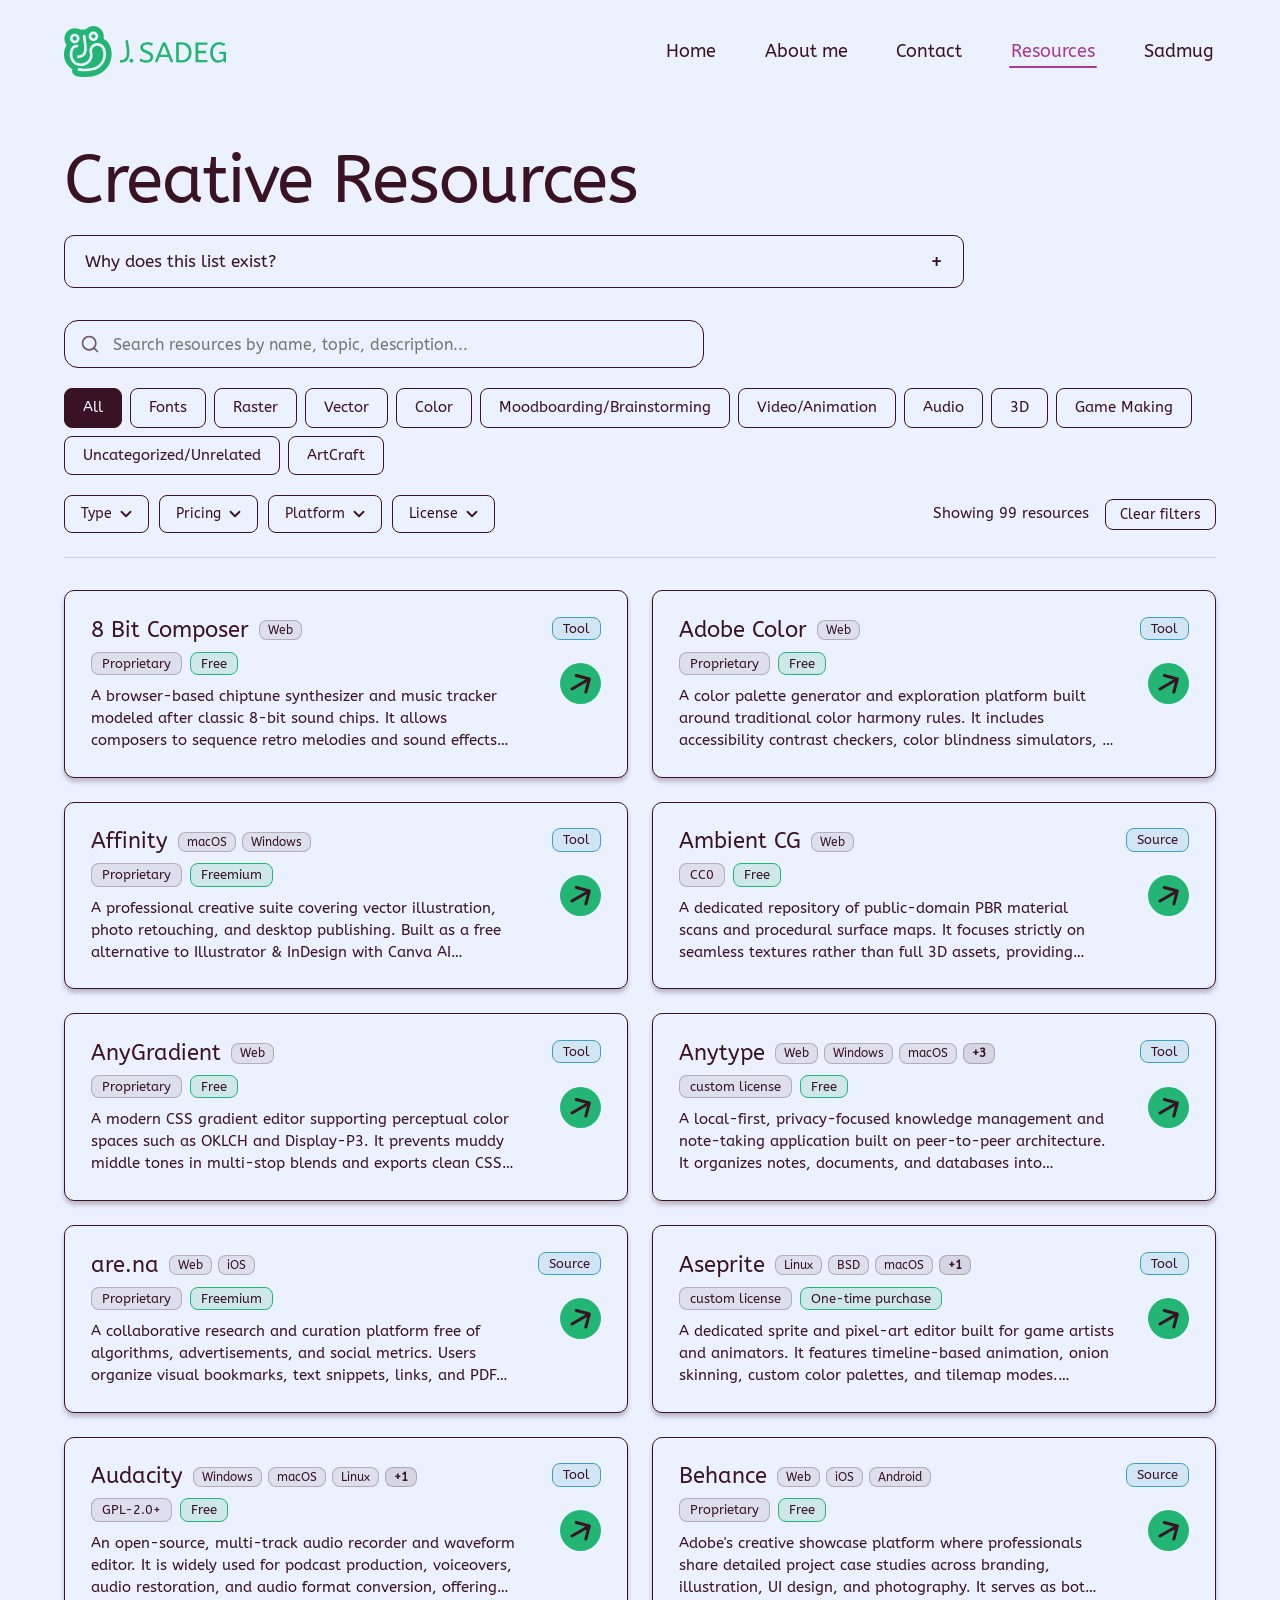
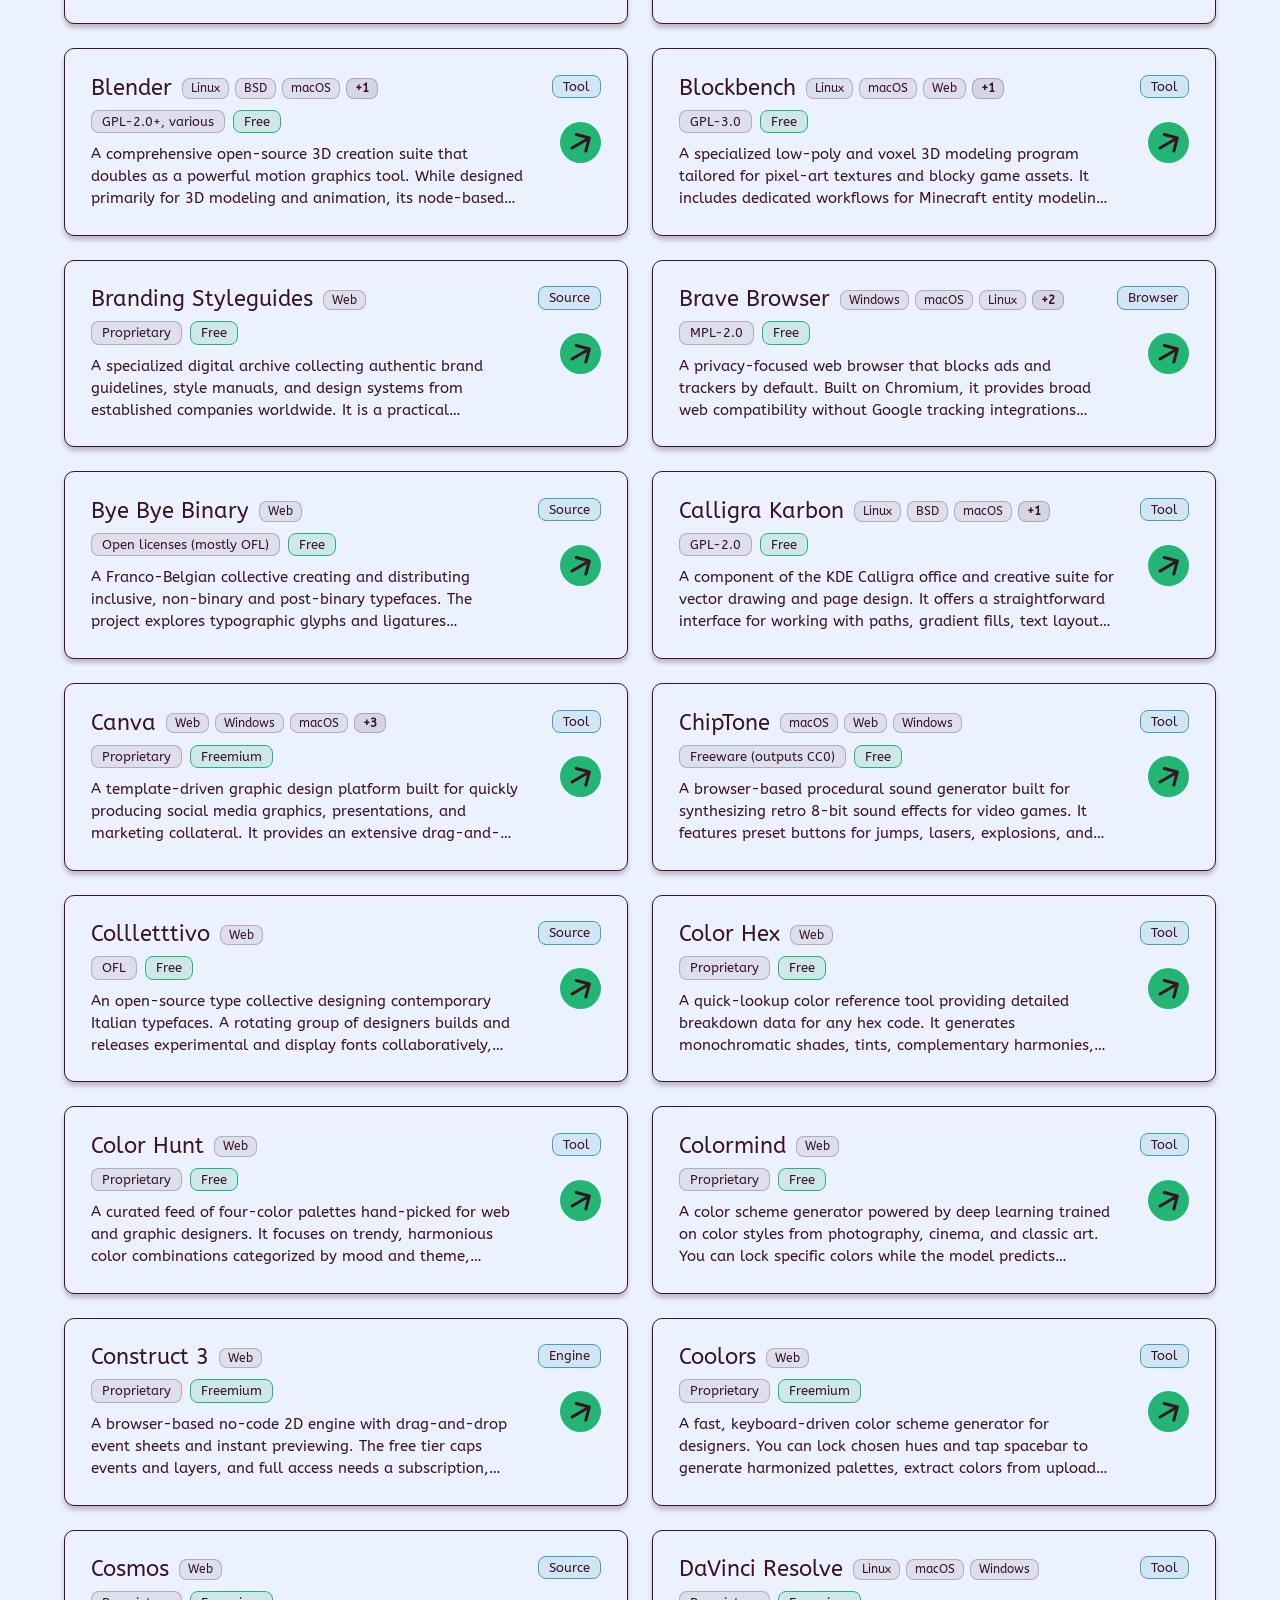
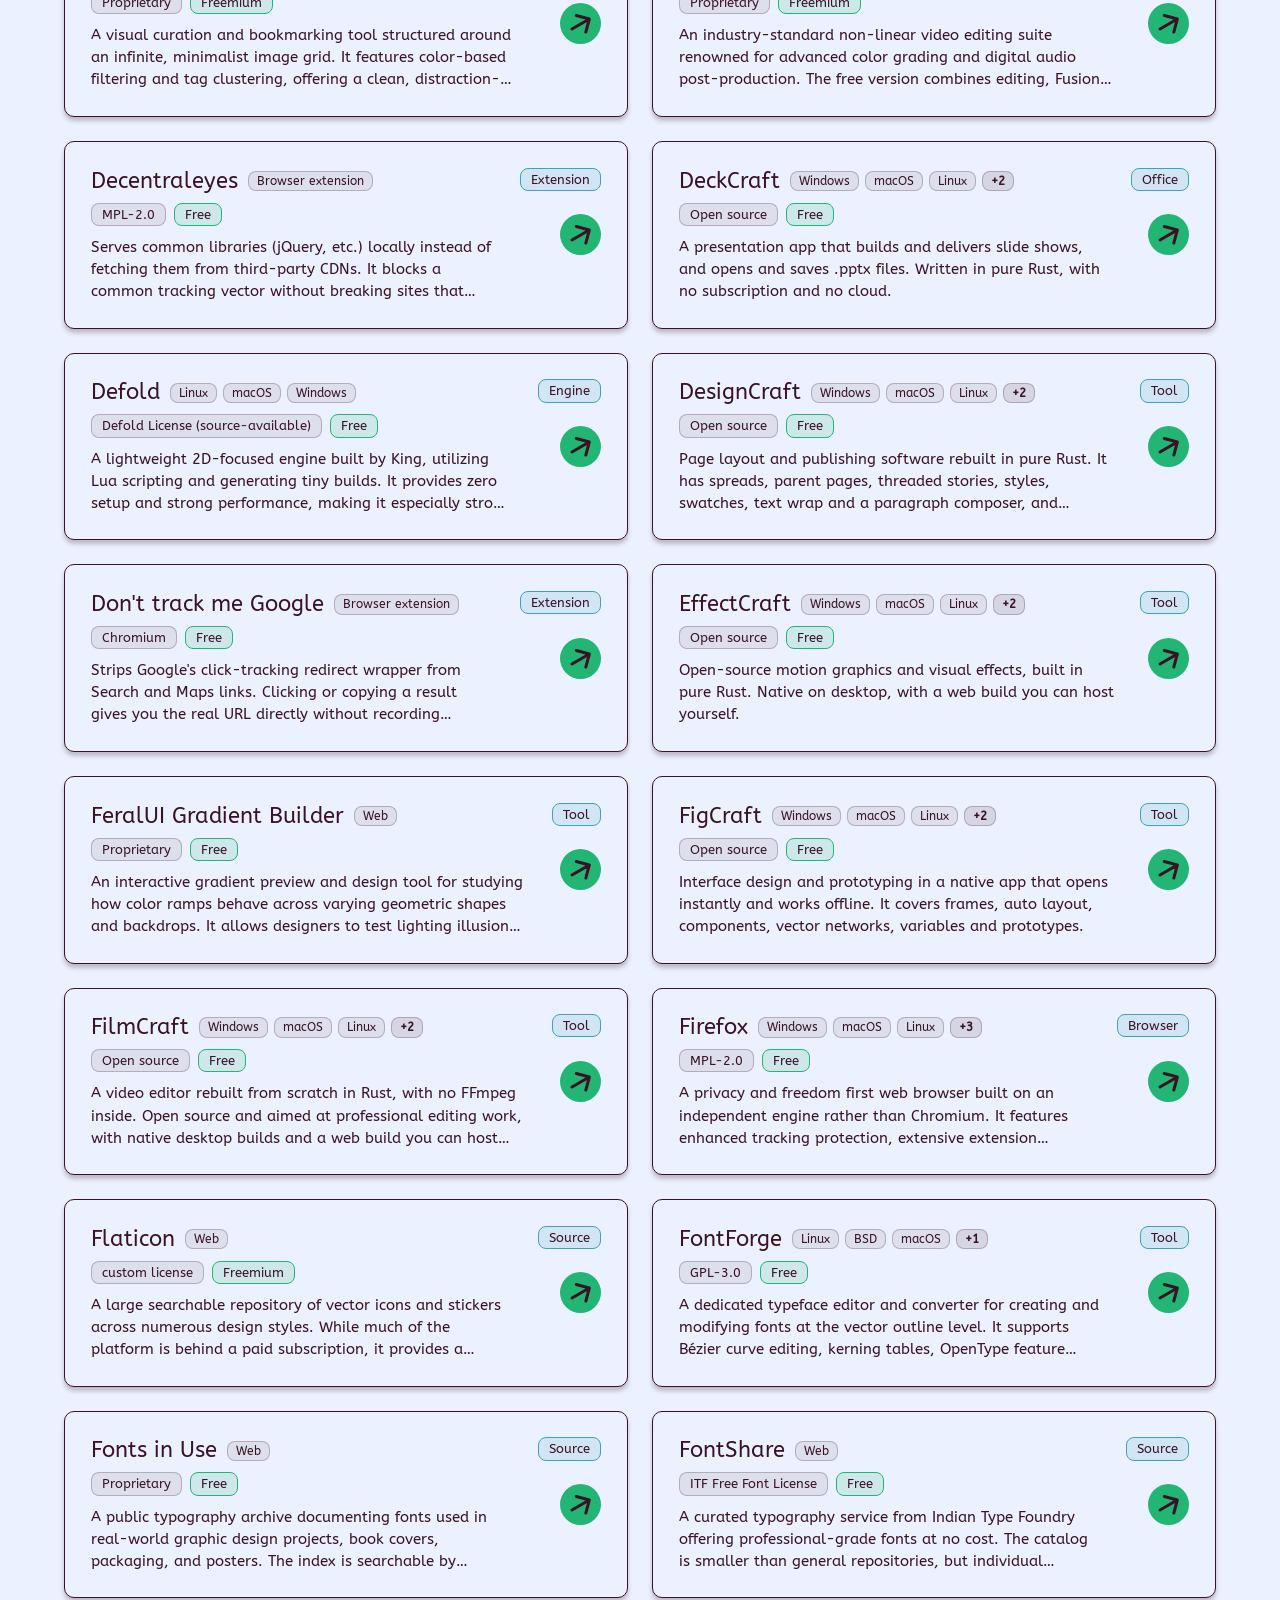
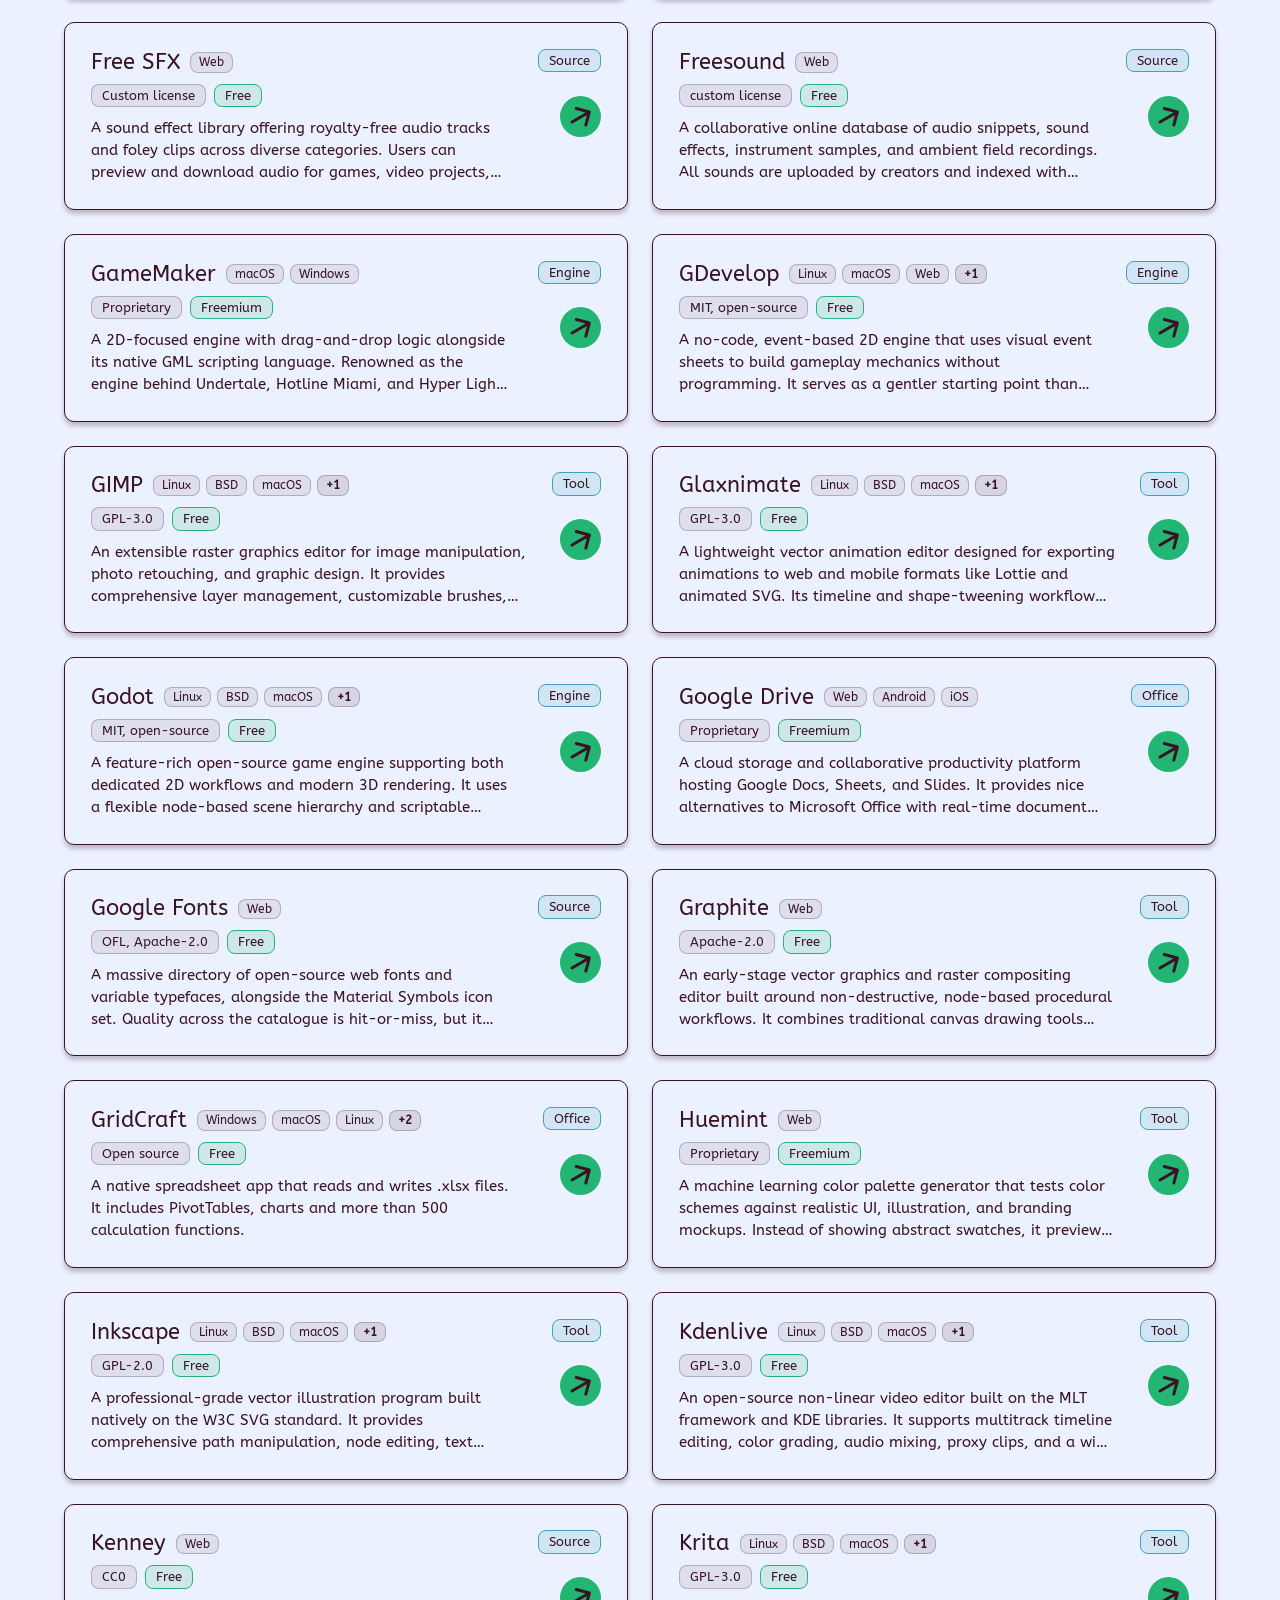
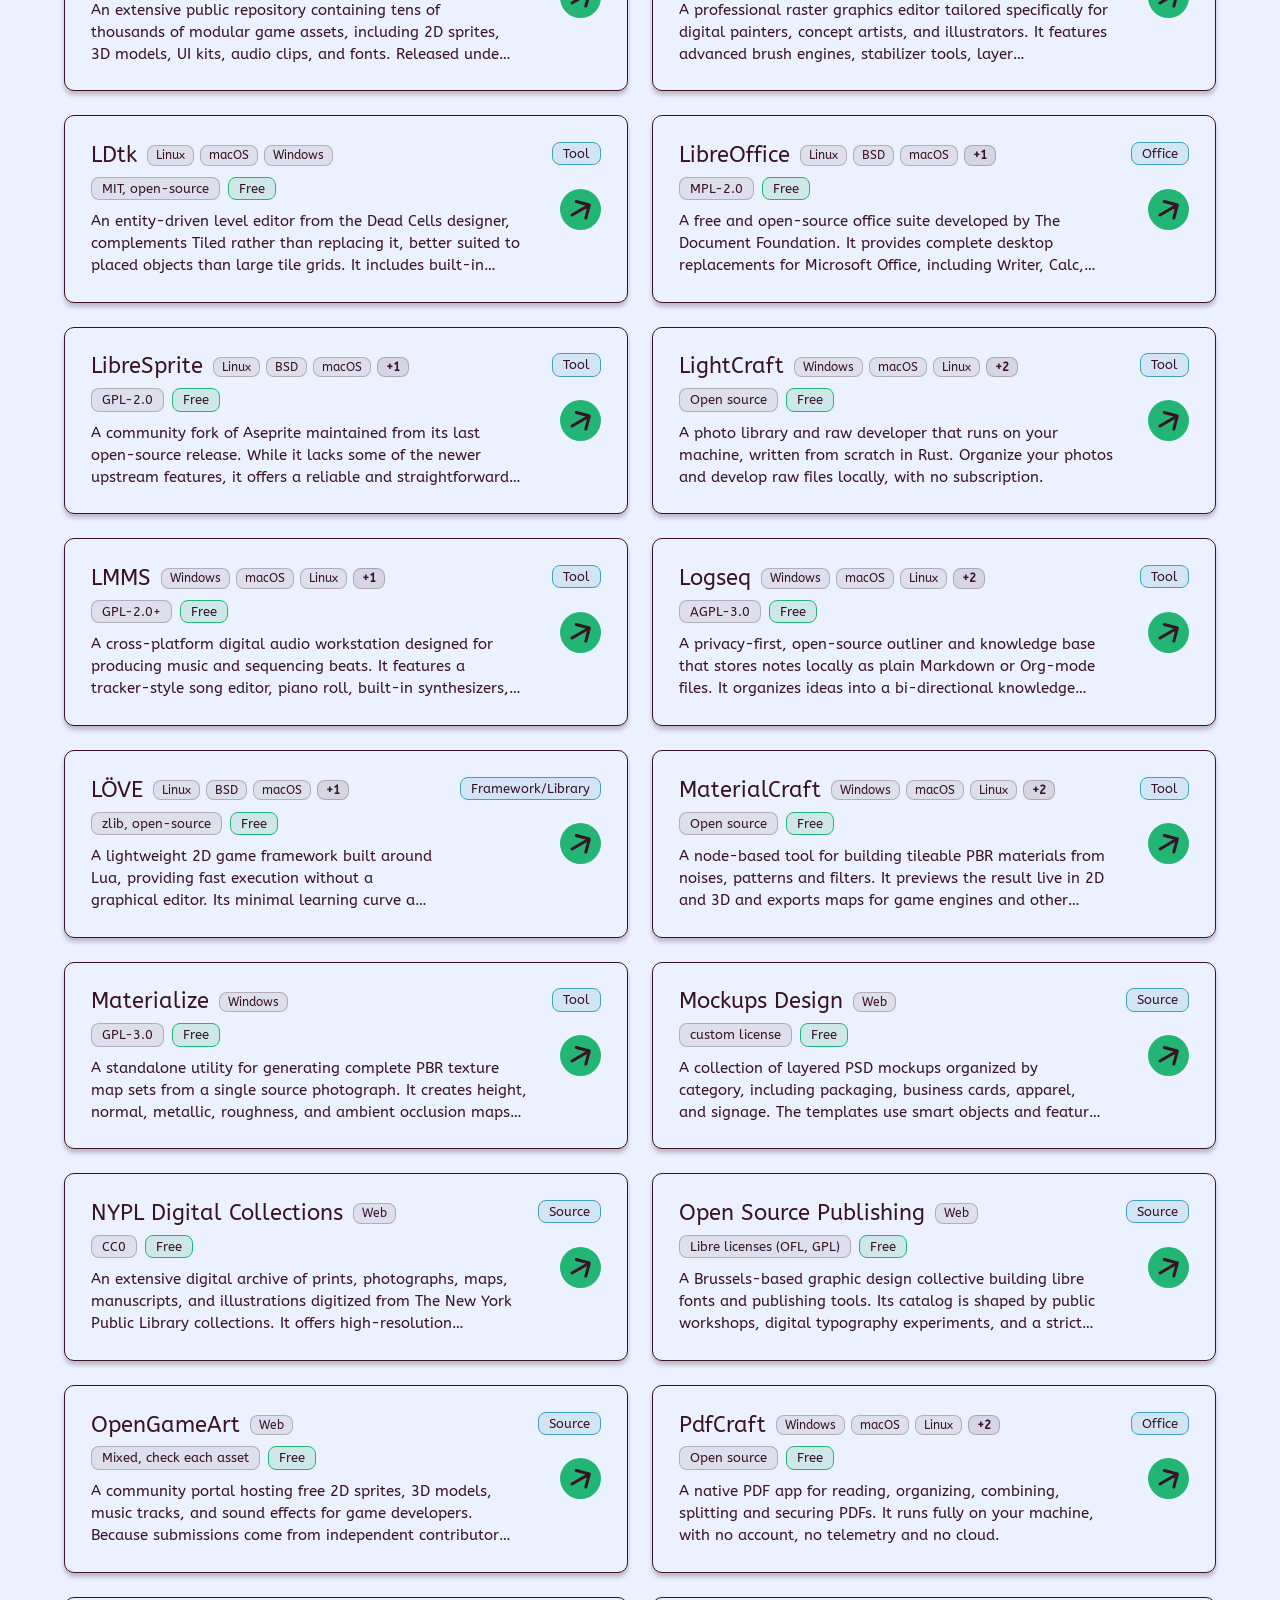
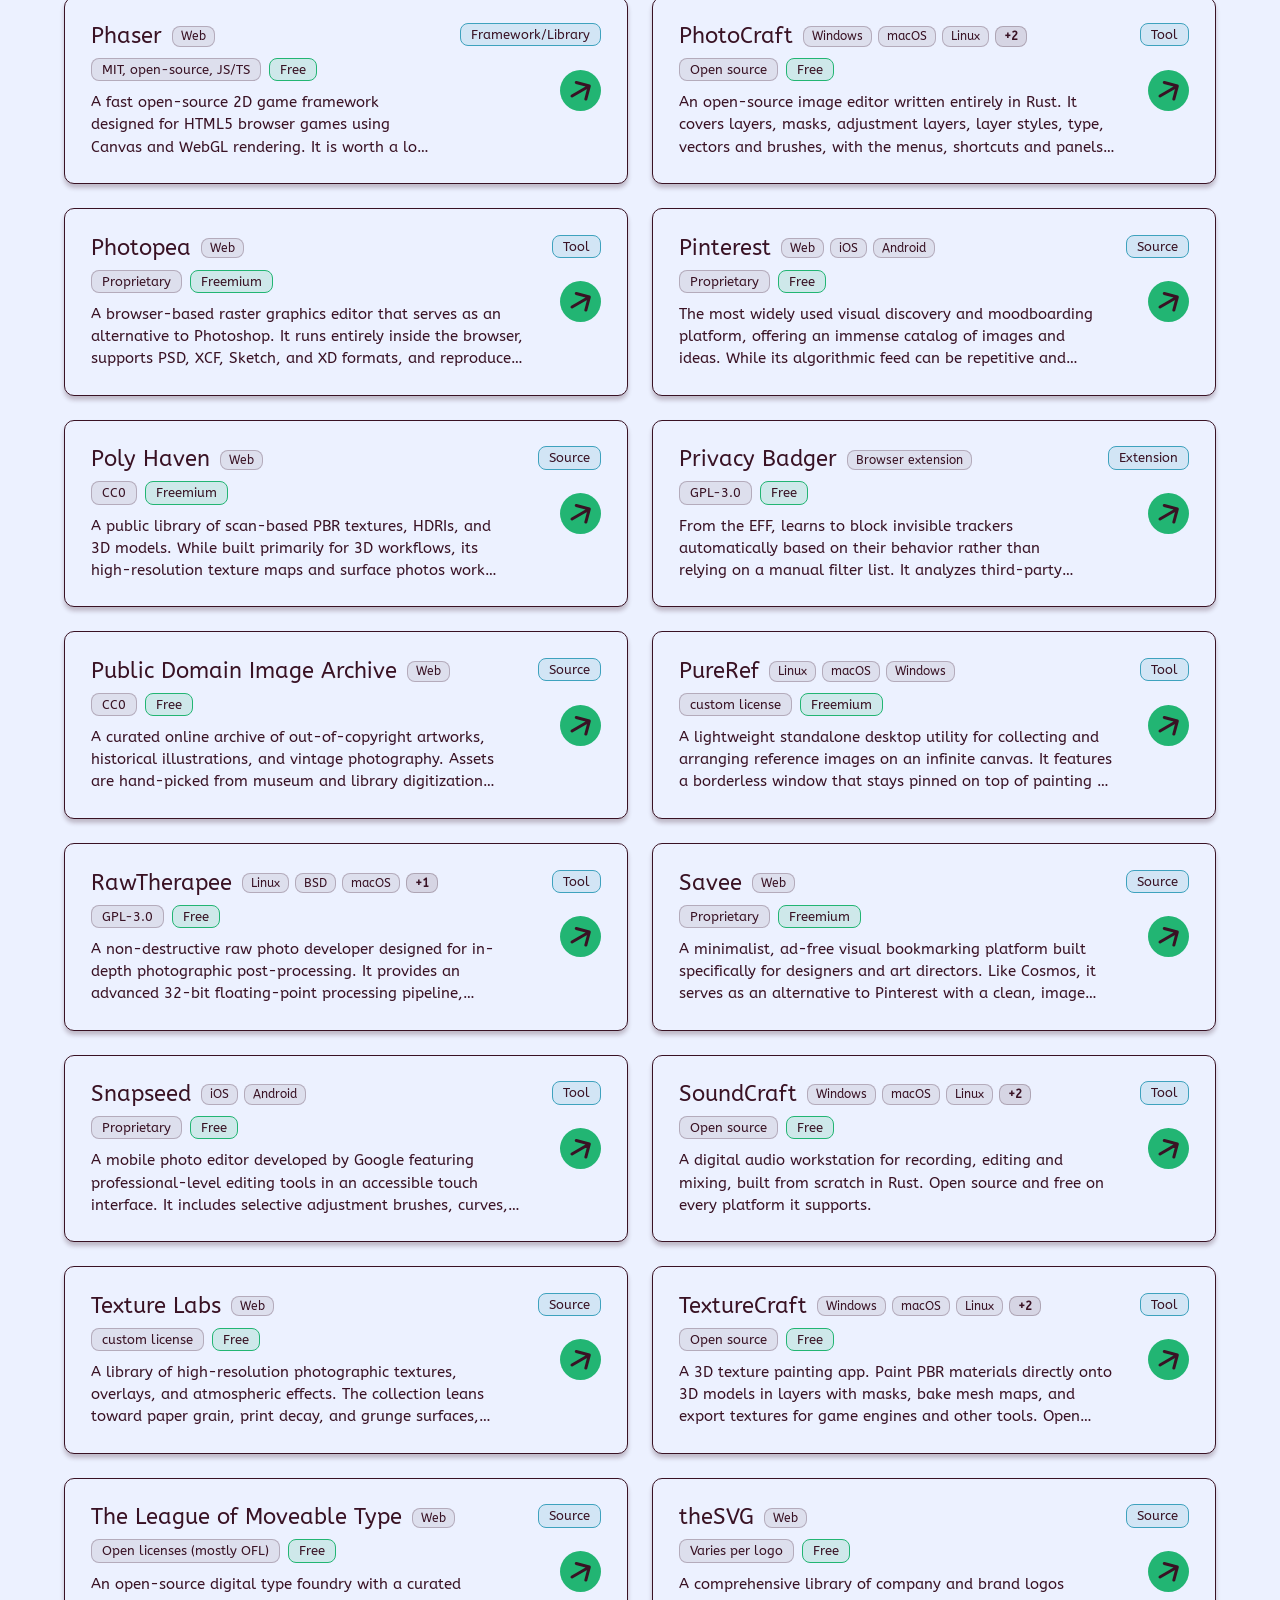
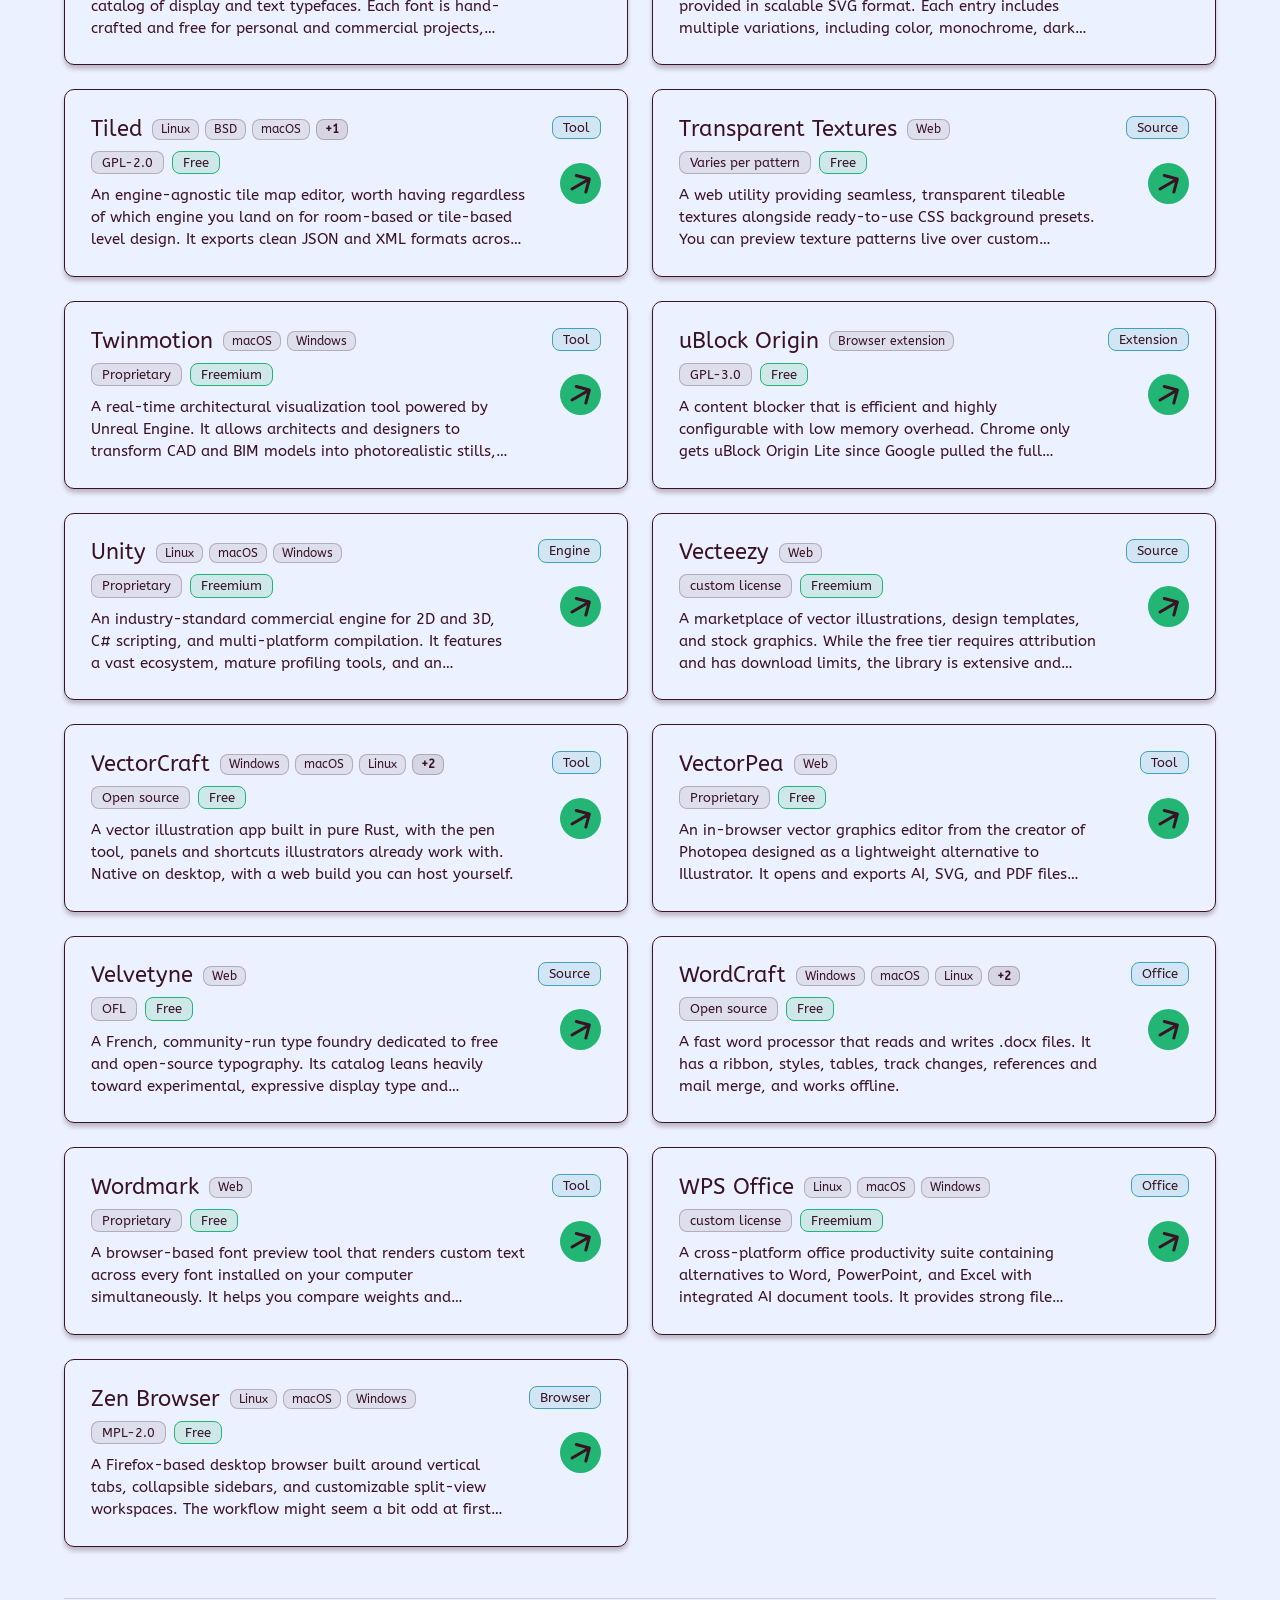
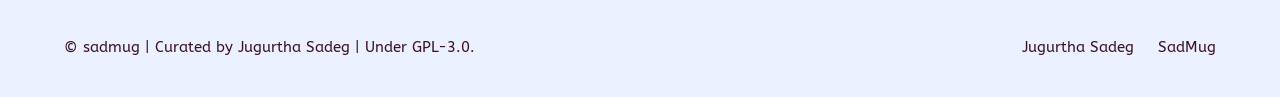
<file: index.html>
<!DOCTYPE html>
<html lang="en">
<head>
  <meta charset="UTF-8">
  <meta name="viewport" content="width=device-width, initial-scale=1.0">
  <title>Creative Resources Directory | Free Tools, Assets &amp; Fonts | J. Sadeg</title>
  <meta name="description" content="A curated directory of free and open-source creative tools, 3D textures, commercial-use fonts, sound effects, and game dev frameworks.">
  <link rel="canonical" href="https://resources.sadmug.dev/">

  <!-- Open Graph -->
  <meta property="og:type" content="website">
  <meta property="og:site_name" content="Creative Resources">
  <meta property="og:title" content="Creative Resources Directory | Free Tools, Assets &amp; Fonts | J. Sadeg">
  <meta property="og:description" content="A curated directory of free and open-source creative tools, 3D textures, commercial-use fonts, sound effects, and game dev frameworks.">
  <meta property="og:url" content="https://resources.sadmug.dev/">
  <meta property="og:image" content="https://resources.sadmug.dev/og.png">
  <meta property="og:image:width" content="1200">
  <meta property="og:image:height" content="630">
  <meta property="og:image:alt" content="Creative Resources">

  <!-- Twitter Card -->
  <meta name="twitter:card" content="summary_large_image">
  <meta name="twitter:title" content="Creative Resources Directory | Free Tools, Assets &amp; Fonts | J. Sadeg">
  <meta name="twitter:description" content="A curated directory of free and open-source creative tools, 3D textures, commercial-use fonts, sound effects, and game dev frameworks.">
  <meta name="twitter:image" content="https://resources.sadmug.dev/og.png">

  <!-- Theme Color -->
  <meta name="theme-color" content="#ECF1FF">

  <!-- Favicons -->
  <link rel="icon" href="/favicon.ico" sizes="32x32">
  <link rel="icon" href="/icon/icon.svg" type="image/svg+xml">
  <link rel="apple-touch-icon" href="/icon/apple-touch-icon.png">

  <!-- Google Fonts: ABeeZee -->
  <link rel="preconnect" href="https://fonts.googleapis.com">
  <link rel="preconnect" href="https://fonts.gstatic.com" crossorigin>
  <link href="https://fonts.googleapis.com/css2?family=ABeeZee:ital@0;1&display=swap" rel="stylesheet">

  <!-- Live Stylesheets from J. Sadeg -->
  <link rel="stylesheet" href="https://jugurthasadeg.sadmug.dev/css/tokens.css">
  <link rel="stylesheet" href="https://jugurthasadeg.sadmug.dev/css/components.css">

  <!-- Page-specific Stylesheet -->
  <link rel="stylesheet" href="/css/resources.css">
</head>
<body data-current-group="all">
  <div class="page-wrapper">
    <!-- Header Navigation -->
    <header class="site-header" role="banner">
      <div class="nav-container">
        <a href="https://jugurthasadeg.sadmug.dev" class="brand-link" aria-label="Jugurtha Sadeg, graphic design" target="_blank" rel="noopener noreferrer">
          <img src="/assets/logo/logo-light.svg" alt="J. SADEG Logo" class="brand-logo" width="250" height="79">
        </a>
        <button type="button" class="burger-btn" id="burger-btn" aria-label="Open menu" aria-expanded="false" aria-controls="site-nav">
          <svg class="burger-icon burger-icon-open" width="24" height="24" viewBox="0 0 24 24" fill="none" stroke="currentColor" stroke-width="2" stroke-linecap="round" aria-hidden="true">
            <line x1="4" y1="6" x2="20" y2="6"></line>
            <line x1="4" y1="12" x2="20" y2="12"></line>
            <line x1="4" y1="18" x2="20" y2="18"></line>
          </svg>
          <svg class="burger-icon burger-icon-close" width="24" height="24" viewBox="0 0 24 24" fill="none" stroke="currentColor" stroke-width="2" stroke-linecap="round" aria-hidden="true">
            <line x1="5" y1="5" x2="19" y2="19"></line>
            <line x1="19" y1="5" x2="5" y2="19"></line>
          </svg>
        </button>
        <nav class="site-nav" id="site-nav" role="navigation" aria-label="Main Navigation">
          <ul class="nav-list">
            <li><a href="https://jugurthasadeg.sadmug.dev/index.html" class="nav-link">Home</a></li>
            <li><a href="https://jugurthasadeg.sadmug.dev/about.html" class="nav-link">About me</a></li>
            <li><a href="https://jugurthasadeg.sadmug.dev/contact.html" class="nav-link">Contact</a></li>
            <li><a href="/" class="nav-link active" aria-current="page">Resources</a></li>
            <li><a href="https://sadmug.dev" class="nav-link" target="_blank" rel="noopener noreferrer">Sadmug</a></li>
          </ul>
        </nav>
      </div>
    </header>

    <!-- Main Content -->
    <main id="main-content">
      <!-- Intro Section -->
      <section class="intro-section" aria-labelledby="page-title">
        <div class="intro-content">
          <h1 id="page-title" class="page-title">Creative Resources</h1>
          <details class="intro-details">
            <summary class="intro-summary">Why does this list exist?</summary>
            <div class="intro-text">
              <p>This list is a work in constant progress. I gather every resource I can find for creative work: fonts, textures, free software, references and more. The goal is a starter pack for new and intermediate creatives who might not know where to look, though experienced creatives might find a few gems too. Use the search box and filters to narrow things down, and open any card for the full details.</p>
            </div>
          </details>
        </div>
      </section>

      <!-- Filter & Search Section -->
      <section class="filters-section" aria-label="Filters and Search">
        <div class="filters-wrapper">
          <!-- Search Box -->
          <div class="search-container">
            <svg class="search-icon" width="20" height="20" viewBox="0 0 24 24" fill="none" stroke="currentColor" stroke-width="2" stroke-linecap="round" stroke-linejoin="round" aria-hidden="true">
              <circle cx="11" cy="11" r="8"></circle>
              <line x1="21" y1="21" x2="16.65" y2="16.65"></line>
            </svg>
            <input type="search" id="search-input" class="search-input" placeholder="Search resources by name, topic, description..." aria-label="Search resources">
            <button type="button" id="search-clear-btn" class="search-clear-btn" aria-label="Clear search text" hidden>&times;</button>
          </div>

          <!-- Group Buttons -->
          <div class="groups-container" role="toolbar" aria-label="Resource Groups">
        <a href="/" class="group-btn active" data-group="all">All</a>
        <a href="/fonts/" class="group-btn" data-group="fonts">Fonts</a>
        <a href="/raster/" class="group-btn" data-group="raster">Raster</a>
        <a href="/vector/" class="group-btn" data-group="vector">Vector</a>
        <a href="/color/" class="group-btn" data-group="color">Color</a>
        <a href="/moodboarding/" class="group-btn" data-group="moodboarding">Moodboarding/Brainstorming</a>
        <a href="/video/" class="group-btn" data-group="video">Video/Animation</a>
        <a href="/audio/" class="group-btn" data-group="audio">Audio</a>
        <a href="/3d/" class="group-btn" data-group="3d">3D</a>
        <a href="/game-making/" class="group-btn" data-group="game-making">Game Making</a>
        <a href="/other/" class="group-btn" data-group="other">Uncategorized/Unrelated</a>
        <a href="/artcraft/" class="group-btn" data-group="artcraft">ArtCraft</a>
          </div>

          <!-- Secondary Filters Row -->
          <div class="filter-controls-row">
            <div class="filter-dropdowns">
              <!-- Type Dropdown -->
              <details class="filter-dropdown" data-filter="type">
                <summary class="filter-summary">
                  <span>Type</span>
                  <span class="filter-count-badge" hidden>0</span>
                  <svg class="filter-summary-chevron" width="12" height="8" viewBox="0 0 12 8" fill="none" xmlns="http://www.w3.org/2000/svg" aria-hidden="true">
              <path d="M1.5 1.75L6 6.25L10.5 1.75" stroke="currentColor" stroke-width="1.8" stroke-linecap="round" stroke-linejoin="round"/>
            </svg>
                </summary>
                <div class="filter-dropdown-menu">
            <label class="filter-option">
              <input type="checkbox" data-filter="type" value="source">
              <span>Source</span>
            </label>
            <label class="filter-option">
              <input type="checkbox" data-filter="type" value="tool">
              <span>Tool</span>
            </label>
            <label class="filter-option">
              <input type="checkbox" data-filter="type" value="framework">
              <span>Framework/Library</span>
            </label>
            <label class="filter-option">
              <input type="checkbox" data-filter="type" value="engine">
              <span>Engine</span>
            </label>
            <label class="filter-option">
              <input type="checkbox" data-filter="type" value="extension">
              <span>Extension</span>
            </label>
            <label class="filter-option">
              <input type="checkbox" data-filter="type" value="browser">
              <span>Browser</span>
            </label>
            <label class="filter-option">
              <input type="checkbox" data-filter="type" value="office">
              <span>Office</span>
            </label>
                </div>
              </details>

              <!-- Pricing Dropdown -->
              <details class="filter-dropdown" data-filter="pricing">
                <summary class="filter-summary">
                  <span>Pricing</span>
                  <span class="filter-count-badge" hidden>0</span>
                  <svg class="filter-summary-chevron" width="12" height="8" viewBox="0 0 12 8" fill="none" xmlns="http://www.w3.org/2000/svg" aria-hidden="true">
              <path d="M1.5 1.75L6 6.25L10.5 1.75" stroke="currentColor" stroke-width="1.8" stroke-linecap="round" stroke-linejoin="round"/>
            </svg>
                </summary>
                <div class="filter-dropdown-menu">
            <label class="filter-option">
              <input type="checkbox" data-filter="pricing" value="free">
              <span>Free</span>
            </label>
            <label class="filter-option">
              <input type="checkbox" data-filter="pricing" value="freemium">
              <span>Freemium</span>
            </label>
            <label class="filter-option">
              <input type="checkbox" data-filter="pricing" value="one-time">
              <span>One-time purchase</span>
            </label>
            <label class="filter-option">
              <input type="checkbox" data-filter="pricing" value="subscription">
              <span>Subscription</span>
            </label>
            <label class="filter-option">
              <input type="checkbox" data-filter="pricing" value="paid">
              <span>Paid</span>
            </label>
                </div>
              </details>

              <!-- Platform Dropdown -->
              <details class="filter-dropdown" data-filter="platform">
                <summary class="filter-summary">
                  <span>Platform</span>
                  <span class="filter-count-badge" hidden>0</span>
                  <svg class="filter-summary-chevron" width="12" height="8" viewBox="0 0 12 8" fill="none" xmlns="http://www.w3.org/2000/svg" aria-hidden="true">
              <path d="M1.5 1.75L6 6.25L10.5 1.75" stroke="currentColor" stroke-width="1.8" stroke-linecap="round" stroke-linejoin="round"/>
            </svg>
                </summary>
                <div class="filter-dropdown-menu">
            <label class="filter-option">
              <input type="checkbox" data-filter="platform" value="linux">
              <span>Linux</span>
            </label>
            <label class="filter-option">
              <input type="checkbox" data-filter="platform" value="windows">
              <span>Windows</span>
            </label>
            <label class="filter-option">
              <input type="checkbox" data-filter="platform" value="macos">
              <span>macOS</span>
            </label>
            <label class="filter-option">
              <input type="checkbox" data-filter="platform" value="bsd">
              <span>BSD</span>
            </label>
            <label class="filter-option">
              <input type="checkbox" data-filter="platform" value="web">
              <span>Web</span>
            </label>
            <label class="filter-option">
              <input type="checkbox" data-filter="platform" value="android">
              <span>Android</span>
            </label>
            <label class="filter-option">
              <input type="checkbox" data-filter="platform" value="ios">
              <span>iOS</span>
            </label>
            <label class="filter-option">
              <input type="checkbox" data-filter="platform" value="ipad">
              <span>iPadOS</span>
            </label>
            <label class="filter-option">
              <input type="checkbox" data-filter="platform" value="chromeos">
              <span>ChromeOS</span>
            </label>
            <label class="filter-option">
              <input type="checkbox" data-filter="platform" value="browser-extension">
              <span>Browser extension</span>
            </label>
                </div>
              </details>

              <!-- License Dropdown -->
              <details class="filter-dropdown" data-filter="license">
                <summary class="filter-summary">
                  <span>License</span>
                  <span class="filter-count-badge" hidden>0</span>
                  <svg class="filter-summary-chevron" width="12" height="8" viewBox="0 0 12 8" fill="none" xmlns="http://www.w3.org/2000/svg" aria-hidden="true">
              <path d="M1.5 1.75L6 6.25L10.5 1.75" stroke="currentColor" stroke-width="1.8" stroke-linecap="round" stroke-linejoin="round"/>
            </svg>
                </summary>
                <div class="filter-dropdown-menu">
            <label class="filter-option">
              <input type="checkbox" data-filter="license" value="AGPL-3.0">
              <span>AGPL-3.0</span>
            </label>
            <label class="filter-option">
              <input type="checkbox" data-filter="license" value="Apache-2.0">
              <span>Apache-2.0</span>
            </label>
            <label class="filter-option">
              <input type="checkbox" data-filter="license" value="CC0">
              <span>CC0</span>
            </label>
            <label class="filter-option">
              <input type="checkbox" data-filter="license" value="Chromium">
              <span>Chromium</span>
            </label>
            <label class="filter-option">
              <input type="checkbox" data-filter="license" value="custom license">
              <span>custom license</span>
            </label>
            <label class="filter-option">
              <input type="checkbox" data-filter="license" value="Custom license">
              <span>Custom license</span>
            </label>
            <label class="filter-option">
              <input type="checkbox" data-filter="license" value="Defold License (source-available)">
              <span>Defold License (source-available)</span>
            </label>
            <label class="filter-option">
              <input type="checkbox" data-filter="license" value="Freeware (outputs CC0)">
              <span>Freeware (outputs CC0)</span>
            </label>
            <label class="filter-option">
              <input type="checkbox" data-filter="license" value="GPL-2.0">
              <span>GPL-2.0</span>
            </label>
            <label class="filter-option">
              <input type="checkbox" data-filter="license" value="GPL-2.0+">
              <span>GPL-2.0+</span>
            </label>
            <label class="filter-option">
              <input type="checkbox" data-filter="license" value="GPL-2.0+, various">
              <span>GPL-2.0+, various</span>
            </label>
            <label class="filter-option">
              <input type="checkbox" data-filter="license" value="GPL-3.0">
              <span>GPL-3.0</span>
            </label>
            <label class="filter-option">
              <input type="checkbox" data-filter="license" value="ITF Free Font License">
              <span>ITF Free Font License</span>
            </label>
            <label class="filter-option">
              <input type="checkbox" data-filter="license" value="Libre licenses (OFL, GPL)">
              <span>Libre licenses (OFL, GPL)</span>
            </label>
            <label class="filter-option">
              <input type="checkbox" data-filter="license" value="MIT, open-source">
              <span>MIT, open-source</span>
            </label>
            <label class="filter-option">
              <input type="checkbox" data-filter="license" value="MIT, open-source, JS/TS">
              <span>MIT, open-source, JS/TS</span>
            </label>
            <label class="filter-option">
              <input type="checkbox" data-filter="license" value="Mixed, check each asset">
              <span>Mixed, check each asset</span>
            </label>
            <label class="filter-option">
              <input type="checkbox" data-filter="license" value="MPL-2.0">
              <span>MPL-2.0</span>
            </label>
            <label class="filter-option">
              <input type="checkbox" data-filter="license" value="OFL">
              <span>OFL</span>
            </label>
            <label class="filter-option">
              <input type="checkbox" data-filter="license" value="OFL, Apache-2.0">
              <span>OFL, Apache-2.0</span>
            </label>
            <label class="filter-option">
              <input type="checkbox" data-filter="license" value="Open licenses (mostly OFL)">
              <span>Open licenses (mostly OFL)</span>
            </label>
            <label class="filter-option">
              <input type="checkbox" data-filter="license" value="Open source">
              <span>Open source</span>
            </label>
            <label class="filter-option">
              <input type="checkbox" data-filter="license" value="Proprietary">
              <span>Proprietary</span>
            </label>
            <label class="filter-option">
              <input type="checkbox" data-filter="license" value="Varies per logo">
              <span>Varies per logo</span>
            </label>
            <label class="filter-option">
              <input type="checkbox" data-filter="license" value="Varies per pattern">
              <span>Varies per pattern</span>
            </label>
            <label class="filter-option">
              <input type="checkbox" data-filter="license" value="zlib, open-source">
              <span>zlib, open-source</span>
            </label>
                </div>
              </details>
            </div>

            <!-- Actions and Results Count -->
            <div class="filter-actions">
              <div id="results-count" class="results-count" aria-live="polite">Showing 99 resources</div>
              <button type="button" class="btn-clear-filters" id="clear-filters-btn">Clear filters</button>
            </div>
          </div>
        </div>
      </section>

      <!-- Empty State -->
      <div class="empty-state" id="empty-state" hidden>
        <p class="empty-title">No resources found matching your current filters.</p>
        <button type="button" class="btn-clear-filters" id="empty-clear-btn">Clear all filters</button>
      </div>

      <!-- Resource Cards Grid -->
      <section class="resources-section" aria-label="Resources List">
        <div class="resources-grid" id="resources-grid">
        <article class="resource-card" role="button" tabindex="0" data-id="8-bit-composer" data-name="8 Bit Composer" data-groups="audio" data-type="tool" data-pricing="free" data-platforms="web" data-license="Proprietary" data-search="8 bit composer a browser-based chiptune synthesizer and music tracker modeled after classic 8-bit sound chips. it allows composers to sequence retro melodies and sound effects directly in the browser across multiple voice channels." aria-label="View details for 8 Bit Composer">
          <div class="card-left">
            <div class="card-title-row">
              <h2 class="card-name">8 Bit Composer</h2>
              <div class="card-platforms-preview"><span class="badge badge-platform">Web</span></div>
            </div>
            <div class="card-meta-line">
              <span class="badge badge-license">Proprietary</span>
              <span class="badge badge-pricing">Free</span>
            </div>
          <p class="card-description">A browser-based chiptune synthesizer and music tracker modeled after classic 8-bit sound chips. It allows composers to sequence retro melodies and sound effects directly in the browser across multiple voice channels.</p>
          </div>
          <span class="badge badge-type card-type-badge">Tool</span>
          <div class="card-arrow-wrap">
            <a href="https://8bitcomposer.com/" target="_blank" rel="noopener noreferrer" class="card-arrow-btn" aria-label="Open 8 Bit Composer" title="Open 8 Bit Composer">
              <svg width="41" height="41" viewBox="0 0 41 41" fill="none" xmlns="http://www.w3.org/2000/svg" aria-hidden="true">
                <circle cx="20.5" cy="20.5" r="20.5" fill="#22B573"/>
                <path d="M11.2501 24.7009C10.5326 25.1151 10.2868 26.0325 10.701 26.75C11.1152 27.4674 12.0326 27.7132 12.7501 27.299L12.0001 26L11.2501 24.7009ZM12.0001 26L12.7501 27.299L30.0706 17.299L29.3206 16L28.5706 14.7009L11.2501 24.7009L12.0001 26ZM30.7694 16.3882C30.9839 15.588 30.509 14.7655 29.7088 14.5511L16.6688 11.057C15.8686 10.8426 15.0461 11.3175 14.8317 12.1177C14.6173 12.9179 15.0921 13.7404 15.8923 13.9548L27.4834 17.0606L24.3776 28.6517C24.1632 29.4519 24.6381 30.2744 25.4383 30.4888C26.2385 30.7033 27.061 30.2284 27.2754 29.4282L30.7694 16.3882Z" fill="#391224"/>
              </svg>
            </a>
          </div>
        </article>
        <article class="resource-card" role="button" tabindex="0" data-id="adobe-color" data-name="Adobe Color" data-groups="color" data-type="tool" data-pricing="free" data-platforms="web" data-license="Proprietary" data-search="adobe color a color palette generator and exploration platform built around traditional color harmony rules. it includes accessibility contrast checkers, color blindness simulators, a searchable community library, and direct export options into adobe creative cloud applications." aria-label="View details for Adobe Color">
          <div class="card-left">
            <div class="card-title-row">
              <h2 class="card-name">Adobe Color</h2>
              <div class="card-platforms-preview"><span class="badge badge-platform">Web</span></div>
            </div>
            <div class="card-meta-line">
              <span class="badge badge-license">Proprietary</span>
              <span class="badge badge-pricing">Free</span>
            </div>
          <p class="card-description">A color palette generator and exploration platform built around traditional color harmony rules. It includes accessibility contrast checkers, color blindness simulators, a searchable community library, and direct export options into Adobe Creative Cloud applications.</p>
          </div>
          <span class="badge badge-type card-type-badge">Tool</span>
          <div class="card-arrow-wrap">
            <a href="https://color.adobe.com/" target="_blank" rel="noopener noreferrer" class="card-arrow-btn" aria-label="Open Adobe Color" title="Open Adobe Color">
              <svg width="41" height="41" viewBox="0 0 41 41" fill="none" xmlns="http://www.w3.org/2000/svg" aria-hidden="true">
                <circle cx="20.5" cy="20.5" r="20.5" fill="#22B573"/>
                <path d="M11.2501 24.7009C10.5326 25.1151 10.2868 26.0325 10.701 26.75C11.1152 27.4674 12.0326 27.7132 12.7501 27.299L12.0001 26L11.2501 24.7009ZM12.0001 26L12.7501 27.299L30.0706 17.299L29.3206 16L28.5706 14.7009L11.2501 24.7009L12.0001 26ZM30.7694 16.3882C30.9839 15.588 30.509 14.7655 29.7088 14.5511L16.6688 11.057C15.8686 10.8426 15.0461 11.3175 14.8317 12.1177C14.6173 12.9179 15.0921 13.7404 15.8923 13.9548L27.4834 17.0606L24.3776 28.6517C24.1632 29.4519 24.6381 30.2744 25.4383 30.4888C26.2385 30.7033 27.061 30.2284 27.2754 29.4282L30.7694 16.3882Z" fill="#391224"/>
              </svg>
            </a>
          </div>
        </article>
        <article class="resource-card" role="button" tabindex="0" data-id="affinity" data-name="Affinity" data-groups="raster,vector" data-type="tool" data-pricing="freemium" data-platforms="macos,windows" data-license="Proprietary" data-search="affinity a professional creative suite covering vector illustration, photo retouching, and desktop publishing. built as a free alternative to illustrator &amp; indesign with canva ai integration, it operates with a one-time purchase and no subscription. illustrator alternative indesign alternative photoshop alternative" aria-label="View details for Affinity">
          <div class="card-left">
            <div class="card-title-row">
              <h2 class="card-name">Affinity</h2>
              <div class="card-platforms-preview"><span class="badge badge-platform">macOS</span><span class="badge badge-platform">Windows</span></div>
            </div>
            <div class="card-meta-line">
              <span class="badge badge-license">Proprietary</span>
              <span class="badge badge-pricing">Freemium</span>
            </div>
          <p class="card-description">A professional creative suite covering vector illustration, photo retouching, and desktop publishing. Built as a free alternative to Illustrator &amp; InDesign with Canva AI integration, it operates with a one-time purchase and no subscription.</p>
          </div>
          <span class="badge badge-type card-type-badge">Tool</span>
          <div class="card-arrow-wrap">
            <a href="https://www.affinity.studio/" target="_blank" rel="noopener noreferrer" class="card-arrow-btn" aria-label="Open Affinity" title="Open Affinity">
              <svg width="41" height="41" viewBox="0 0 41 41" fill="none" xmlns="http://www.w3.org/2000/svg" aria-hidden="true">
                <circle cx="20.5" cy="20.5" r="20.5" fill="#22B573"/>
                <path d="M11.2501 24.7009C10.5326 25.1151 10.2868 26.0325 10.701 26.75C11.1152 27.4674 12.0326 27.7132 12.7501 27.299L12.0001 26L11.2501 24.7009ZM12.0001 26L12.7501 27.299L30.0706 17.299L29.3206 16L28.5706 14.7009L11.2501 24.7009L12.0001 26ZM30.7694 16.3882C30.9839 15.588 30.509 14.7655 29.7088 14.5511L16.6688 11.057C15.8686 10.8426 15.0461 11.3175 14.8317 12.1177C14.6173 12.9179 15.0921 13.7404 15.8923 13.9548L27.4834 17.0606L24.3776 28.6517C24.1632 29.4519 24.6381 30.2744 25.4383 30.4888C26.2385 30.7033 27.061 30.2284 27.2754 29.4282L30.7694 16.3882Z" fill="#391224"/>
              </svg>
            </a>
          </div>
        </article>
        <article class="resource-card" role="button" tabindex="0" data-id="ambient-cg" data-name="Ambient CG" data-groups="raster,3d" data-type="source" data-pricing="free" data-platforms="web" data-license="CC0" data-search="ambient cg a dedicated repository of public-domain pbr material scans and procedural surface maps. it focuses strictly on seamless textures rather than full 3d assets, providing complete pbr map sets with diffuse, normal, roughness, and displacement channels. pbr textures materials" aria-label="View details for Ambient CG">
          <div class="card-left">
            <div class="card-title-row">
              <h2 class="card-name">Ambient CG</h2>
              <div class="card-platforms-preview"><span class="badge badge-platform">Web</span></div>
            </div>
            <div class="card-meta-line">
              <span class="badge badge-license">CC0</span>
              <span class="badge badge-pricing">Free</span>
            </div>
          <p class="card-description">A dedicated repository of public-domain PBR material scans and procedural surface maps. It focuses strictly on seamless textures rather than full 3D assets, providing complete PBR map sets with diffuse, normal, roughness, and displacement channels.</p>
          </div>
          <span class="badge badge-type card-type-badge">Source</span>
          <div class="card-arrow-wrap">
            <a href="https://ambientcg.com/" target="_blank" rel="noopener noreferrer" class="card-arrow-btn" aria-label="Open Ambient CG" title="Open Ambient CG">
              <svg width="41" height="41" viewBox="0 0 41 41" fill="none" xmlns="http://www.w3.org/2000/svg" aria-hidden="true">
                <circle cx="20.5" cy="20.5" r="20.5" fill="#22B573"/>
                <path d="M11.2501 24.7009C10.5326 25.1151 10.2868 26.0325 10.701 26.75C11.1152 27.4674 12.0326 27.7132 12.7501 27.299L12.0001 26L11.2501 24.7009ZM12.0001 26L12.7501 27.299L30.0706 17.299L29.3206 16L28.5706 14.7009L11.2501 24.7009L12.0001 26ZM30.7694 16.3882C30.9839 15.588 30.509 14.7655 29.7088 14.5511L16.6688 11.057C15.8686 10.8426 15.0461 11.3175 14.8317 12.1177C14.6173 12.9179 15.0921 13.7404 15.8923 13.9548L27.4834 17.0606L24.3776 28.6517C24.1632 29.4519 24.6381 30.2744 25.4383 30.4888C26.2385 30.7033 27.061 30.2284 27.2754 29.4282L30.7694 16.3882Z" fill="#391224"/>
              </svg>
            </a>
          </div>
        </article>
        <article class="resource-card" role="button" tabindex="0" data-id="anygradient" data-name="AnyGradient" data-groups="color" data-type="tool" data-pricing="free" data-platforms="web" data-license="Proprietary" data-search="anygradient a modern css gradient editor supporting perceptual color spaces such as oklch and display-p3. it prevents muddy middle tones in multi-stop blends and exports clean css code optimized for modern high-gamut displays." aria-label="View details for AnyGradient">
          <div class="card-left">
            <div class="card-title-row">
              <h2 class="card-name">AnyGradient</h2>
              <div class="card-platforms-preview"><span class="badge badge-platform">Web</span></div>
            </div>
            <div class="card-meta-line">
              <span class="badge badge-license">Proprietary</span>
              <span class="badge badge-pricing">Free</span>
            </div>
          <p class="card-description">A modern CSS gradient editor supporting perceptual color spaces such as OKLCH and Display-P3. It prevents muddy middle tones in multi-stop blends and exports clean CSS code optimized for modern high-gamut displays.</p>
          </div>
          <span class="badge badge-type card-type-badge">Tool</span>
          <div class="card-arrow-wrap">
            <a href="https://anygradient.com/" target="_blank" rel="noopener noreferrer" class="card-arrow-btn" aria-label="Open AnyGradient" title="Open AnyGradient">
              <svg width="41" height="41" viewBox="0 0 41 41" fill="none" xmlns="http://www.w3.org/2000/svg" aria-hidden="true">
                <circle cx="20.5" cy="20.5" r="20.5" fill="#22B573"/>
                <path d="M11.2501 24.7009C10.5326 25.1151 10.2868 26.0325 10.701 26.75C11.1152 27.4674 12.0326 27.7132 12.7501 27.299L12.0001 26L11.2501 24.7009ZM12.0001 26L12.7501 27.299L30.0706 17.299L29.3206 16L28.5706 14.7009L11.2501 24.7009L12.0001 26ZM30.7694 16.3882C30.9839 15.588 30.509 14.7655 29.7088 14.5511L16.6688 11.057C15.8686 10.8426 15.0461 11.3175 14.8317 12.1177C14.6173 12.9179 15.0921 13.7404 15.8923 13.9548L27.4834 17.0606L24.3776 28.6517C24.1632 29.4519 24.6381 30.2744 25.4383 30.4888C26.2385 30.7033 27.061 30.2284 27.2754 29.4282L30.7694 16.3882Z" fill="#391224"/>
              </svg>
            </a>
          </div>
        </article>
        <article class="resource-card" role="button" tabindex="0" data-id="anytype" data-name="Anytype" data-groups="moodboarding" data-type="tool" data-pricing="free" data-platforms="web,windows,macos,linux,android,ios" data-license="custom license" data-search="anytype a local-first, privacy-focused knowledge management and note-taking application built on peer-to-peer architecture. it organizes notes, documents, and databases into customizable relational objects that remain encrypted and fully accessible offline. notes pkm notion alternative" aria-label="View details for Anytype">
          <div class="card-left">
            <div class="card-title-row">
              <h2 class="card-name">Anytype</h2>
              <div class="card-platforms-preview"><span class="badge badge-platform">Web</span><span class="badge badge-platform">Windows</span><span class="badge badge-platform">macOS</span><span class="badge badge-platform badge-platform-more">+3</span></div>
            </div>
            <div class="card-meta-line">
              <span class="badge badge-license">custom license</span>
              <span class="badge badge-pricing">Free</span>
            </div>
          <p class="card-description">A local-first, privacy-focused knowledge management and note-taking application built on peer-to-peer architecture. It organizes notes, documents, and databases into customizable relational objects that remain encrypted and fully accessible offline.</p>
          </div>
          <span class="badge badge-type card-type-badge">Tool</span>
          <div class="card-arrow-wrap">
            <a href="https://anytype.io/" target="_blank" rel="noopener noreferrer" class="card-arrow-btn" aria-label="Open Anytype" title="Open Anytype">
              <svg width="41" height="41" viewBox="0 0 41 41" fill="none" xmlns="http://www.w3.org/2000/svg" aria-hidden="true">
                <circle cx="20.5" cy="20.5" r="20.5" fill="#22B573"/>
                <path d="M11.2501 24.7009C10.5326 25.1151 10.2868 26.0325 10.701 26.75C11.1152 27.4674 12.0326 27.7132 12.7501 27.299L12.0001 26L11.2501 24.7009ZM12.0001 26L12.7501 27.299L30.0706 17.299L29.3206 16L28.5706 14.7009L11.2501 24.7009L12.0001 26ZM30.7694 16.3882C30.9839 15.588 30.509 14.7655 29.7088 14.5511L16.6688 11.057C15.8686 10.8426 15.0461 11.3175 14.8317 12.1177C14.6173 12.9179 15.0921 13.7404 15.8923 13.9548L27.4834 17.0606L24.3776 28.6517C24.1632 29.4519 24.6381 30.2744 25.4383 30.4888C26.2385 30.7033 27.061 30.2284 27.2754 29.4282L30.7694 16.3882Z" fill="#391224"/>
              </svg>
            </a>
          </div>
        </article>
        <article class="resource-card" role="button" tabindex="0" data-id="are-na" data-name="are.na" data-groups="moodboarding" data-type="source" data-pricing="freemium" data-platforms="web,ios" data-license="Proprietary" data-search="are.na a collaborative research and curation platform free of algorithms, advertisements, and social metrics. users organize visual bookmarks, text snippets, links, and pdfs into open channels, making it popular for conceptual design and collective research. arena curation moodboard" aria-label="View details for are.na">
          <div class="card-left">
            <div class="card-title-row">
              <h2 class="card-name">are.na</h2>
              <div class="card-platforms-preview"><span class="badge badge-platform">Web</span><span class="badge badge-platform">iOS</span></div>
            </div>
            <div class="card-meta-line">
              <span class="badge badge-license">Proprietary</span>
              <span class="badge badge-pricing">Freemium</span>
            </div>
          <p class="card-description">A collaborative research and curation platform free of algorithms, advertisements, and social metrics. Users organize visual bookmarks, text snippets, links, and PDFs into open channels, making it popular for conceptual design and collective research.</p>
          </div>
          <span class="badge badge-type card-type-badge">Source</span>
          <div class="card-arrow-wrap">
            <a href="https://www.are.na/" target="_blank" rel="noopener noreferrer" class="card-arrow-btn" aria-label="Open are.na" title="Open are.na">
              <svg width="41" height="41" viewBox="0 0 41 41" fill="none" xmlns="http://www.w3.org/2000/svg" aria-hidden="true">
                <circle cx="20.5" cy="20.5" r="20.5" fill="#22B573"/>
                <path d="M11.2501 24.7009C10.5326 25.1151 10.2868 26.0325 10.701 26.75C11.1152 27.4674 12.0326 27.7132 12.7501 27.299L12.0001 26L11.2501 24.7009ZM12.0001 26L12.7501 27.299L30.0706 17.299L29.3206 16L28.5706 14.7009L11.2501 24.7009L12.0001 26ZM30.7694 16.3882C30.9839 15.588 30.509 14.7655 29.7088 14.5511L16.6688 11.057C15.8686 10.8426 15.0461 11.3175 14.8317 12.1177C14.6173 12.9179 15.0921 13.7404 15.8923 13.9548L27.4834 17.0606L24.3776 28.6517C24.1632 29.4519 24.6381 30.2744 25.4383 30.4888C26.2385 30.7033 27.061 30.2284 27.2754 29.4282L30.7694 16.3882Z" fill="#391224"/>
              </svg>
            </a>
          </div>
        </article>
        <article class="resource-card" role="button" tabindex="0" data-id="aseprite" data-name="Aseprite" data-groups="raster" data-type="tool" data-pricing="one-time" data-platforms="linux,bsd,macos,windows" data-license="custom license" data-search="aseprite a dedicated sprite and pixel-art editor built for game artists and animators. it features timeline-based animation, onion skinning, custom color palettes, and tilemap modes. precompiled binaries require a license, but the source code is freely compilable. pixel art sprites animation" aria-label="View details for Aseprite">
          <div class="card-left">
            <div class="card-title-row">
              <h2 class="card-name">Aseprite</h2>
              <div class="card-platforms-preview"><span class="badge badge-platform">Linux</span><span class="badge badge-platform">BSD</span><span class="badge badge-platform">macOS</span><span class="badge badge-platform badge-platform-more">+1</span></div>
            </div>
            <div class="card-meta-line">
              <span class="badge badge-license">custom license</span>
              <span class="badge badge-pricing">One-time purchase</span>
            </div>
          <p class="card-description">A dedicated sprite and pixel-art editor built for game artists and animators. It features timeline-based animation, onion skinning, custom color palettes, and tilemap modes. Precompiled binaries require a license, but the source code is freely compilable.</p>
          </div>
          <span class="badge badge-type card-type-badge">Tool</span>
          <div class="card-arrow-wrap">
            <a href="https://www.aseprite.org/" target="_blank" rel="noopener noreferrer" class="card-arrow-btn" aria-label="Open Aseprite" title="Open Aseprite">
              <svg width="41" height="41" viewBox="0 0 41 41" fill="none" xmlns="http://www.w3.org/2000/svg" aria-hidden="true">
                <circle cx="20.5" cy="20.5" r="20.5" fill="#22B573"/>
                <path d="M11.2501 24.7009C10.5326 25.1151 10.2868 26.0325 10.701 26.75C11.1152 27.4674 12.0326 27.7132 12.7501 27.299L12.0001 26L11.2501 24.7009ZM12.0001 26L12.7501 27.299L30.0706 17.299L29.3206 16L28.5706 14.7009L11.2501 24.7009L12.0001 26ZM30.7694 16.3882C30.9839 15.588 30.509 14.7655 29.7088 14.5511L16.6688 11.057C15.8686 10.8426 15.0461 11.3175 14.8317 12.1177C14.6173 12.9179 15.0921 13.7404 15.8923 13.9548L27.4834 17.0606L24.3776 28.6517C24.1632 29.4519 24.6381 30.2744 25.4383 30.4888C26.2385 30.7033 27.061 30.2284 27.2754 29.4282L30.7694 16.3882Z" fill="#391224"/>
              </svg>
            </a>
          </div>
        </article>
        <article class="resource-card" role="button" tabindex="0" data-id="audacity" data-name="Audacity" data-groups="audio" data-type="tool" data-pricing="free" data-platforms="windows,macos,linux,bsd" data-license="GPL-2.0+" data-search="audacity an open-source, multi-track audio recorder and waveform editor. it is widely used for podcast production, voiceovers, audio restoration, and audio format conversion, offering essential effects, spectral analysis, and broad vst plugin support. audio editor recording" aria-label="View details for Audacity">
          <div class="card-left">
            <div class="card-title-row">
              <h2 class="card-name">Audacity</h2>
              <div class="card-platforms-preview"><span class="badge badge-platform">Windows</span><span class="badge badge-platform">macOS</span><span class="badge badge-platform">Linux</span><span class="badge badge-platform badge-platform-more">+1</span></div>
            </div>
            <div class="card-meta-line">
              <span class="badge badge-license">GPL-2.0+</span>
              <span class="badge badge-pricing">Free</span>
            </div>
          <p class="card-description">An open-source, multi-track audio recorder and waveform editor. It is widely used for podcast production, voiceovers, audio restoration, and audio format conversion, offering essential effects, spectral analysis, and broad VST plugin support.</p>
          </div>
          <span class="badge badge-type card-type-badge">Tool</span>
          <div class="card-arrow-wrap">
            <a href="https://www.audacityteam.org/" target="_blank" rel="noopener noreferrer" class="card-arrow-btn" aria-label="Open Audacity" title="Open Audacity">
              <svg width="41" height="41" viewBox="0 0 41 41" fill="none" xmlns="http://www.w3.org/2000/svg" aria-hidden="true">
                <circle cx="20.5" cy="20.5" r="20.5" fill="#22B573"/>
                <path d="M11.2501 24.7009C10.5326 25.1151 10.2868 26.0325 10.701 26.75C11.1152 27.4674 12.0326 27.7132 12.7501 27.299L12.0001 26L11.2501 24.7009ZM12.0001 26L12.7501 27.299L30.0706 17.299L29.3206 16L28.5706 14.7009L11.2501 24.7009L12.0001 26ZM30.7694 16.3882C30.9839 15.588 30.509 14.7655 29.7088 14.5511L16.6688 11.057C15.8686 10.8426 15.0461 11.3175 14.8317 12.1177C14.6173 12.9179 15.0921 13.7404 15.8923 13.9548L27.4834 17.0606L24.3776 28.6517C24.1632 29.4519 24.6381 30.2744 25.4383 30.4888C26.2385 30.7033 27.061 30.2284 27.2754 29.4282L30.7694 16.3882Z" fill="#391224"/>
              </svg>
            </a>
          </div>
        </article>
        <article class="resource-card" role="button" tabindex="0" data-id="behance" data-name="Behance" data-groups="moodboarding" data-type="source" data-pricing="free" data-platforms="web,ios,android" data-license="Proprietary" data-search="behance adobe&#39;s creative showcase platform where professionals share detailed project case studies across branding, illustration, ui design, and photography. it serves as both a public portfolio hub and a comprehensive directory for discovering contemporary design work." aria-label="View details for Behance">
          <div class="card-left">
            <div class="card-title-row">
              <h2 class="card-name">Behance</h2>
              <div class="card-platforms-preview"><span class="badge badge-platform">Web</span><span class="badge badge-platform">iOS</span><span class="badge badge-platform">Android</span></div>
            </div>
            <div class="card-meta-line">
              <span class="badge badge-license">Proprietary</span>
              <span class="badge badge-pricing">Free</span>
            </div>
          <p class="card-description">Adobe&#39;s creative showcase platform where professionals share detailed project case studies across branding, illustration, UI design, and photography. It serves as both a public portfolio hub and a comprehensive directory for discovering contemporary design work.</p>
          </div>
          <span class="badge badge-type card-type-badge">Source</span>
          <div class="card-arrow-wrap">
            <a href="https://www.behance.net/" target="_blank" rel="noopener noreferrer" class="card-arrow-btn" aria-label="Open Behance" title="Open Behance">
              <svg width="41" height="41" viewBox="0 0 41 41" fill="none" xmlns="http://www.w3.org/2000/svg" aria-hidden="true">
                <circle cx="20.5" cy="20.5" r="20.5" fill="#22B573"/>
                <path d="M11.2501 24.7009C10.5326 25.1151 10.2868 26.0325 10.701 26.75C11.1152 27.4674 12.0326 27.7132 12.7501 27.299L12.0001 26L11.2501 24.7009ZM12.0001 26L12.7501 27.299L30.0706 17.299L29.3206 16L28.5706 14.7009L11.2501 24.7009L12.0001 26ZM30.7694 16.3882C30.9839 15.588 30.509 14.7655 29.7088 14.5511L16.6688 11.057C15.8686 10.8426 15.0461 11.3175 14.8317 12.1177C14.6173 12.9179 15.0921 13.7404 15.8923 13.9548L27.4834 17.0606L24.3776 28.6517C24.1632 29.4519 24.6381 30.2744 25.4383 30.4888C26.2385 30.7033 27.061 30.2284 27.2754 29.4282L30.7694 16.3882Z" fill="#391224"/>
              </svg>
            </a>
          </div>
        </article>
        <article class="resource-card" role="button" tabindex="0" data-id="blender" data-name="Blender" data-groups="video,3d" data-type="tool" data-pricing="free" data-platforms="linux,bsd,macos,windows" data-license="GPL-2.0+, various" data-search="blender a comprehensive open-source 3d creation suite that doubles as a powerful motion graphics tool. while designed primarily for 3d modeling and animation, its node-based compositor and grease pencil vector tools make it a capable free alternative to after effects. 3d modeling animation grease pencil compositor" aria-label="View details for Blender">
          <div class="card-left">
            <div class="card-title-row">
              <h2 class="card-name">Blender</h2>
              <div class="card-platforms-preview"><span class="badge badge-platform">Linux</span><span class="badge badge-platform">BSD</span><span class="badge badge-platform">macOS</span><span class="badge badge-platform badge-platform-more">+1</span></div>
            </div>
            <div class="card-meta-line">
              <span class="badge badge-license">GPL-2.0+, various</span>
              <span class="badge badge-pricing">Free</span>
            </div>
          <p class="card-description">A comprehensive open-source 3D creation suite that doubles as a powerful motion graphics tool. While designed primarily for 3D modeling and animation, its node-based compositor and Grease Pencil vector tools make it a capable free alternative to After Effects.</p>
          </div>
          <span class="badge badge-type card-type-badge">Tool</span>
          <div class="card-arrow-wrap">
            <a href="https://www.blender.org/" target="_blank" rel="noopener noreferrer" class="card-arrow-btn" aria-label="Open Blender" title="Open Blender">
              <svg width="41" height="41" viewBox="0 0 41 41" fill="none" xmlns="http://www.w3.org/2000/svg" aria-hidden="true">
                <circle cx="20.5" cy="20.5" r="20.5" fill="#22B573"/>
                <path d="M11.2501 24.7009C10.5326 25.1151 10.2868 26.0325 10.701 26.75C11.1152 27.4674 12.0326 27.7132 12.7501 27.299L12.0001 26L11.2501 24.7009ZM12.0001 26L12.7501 27.299L30.0706 17.299L29.3206 16L28.5706 14.7009L11.2501 24.7009L12.0001 26ZM30.7694 16.3882C30.9839 15.588 30.509 14.7655 29.7088 14.5511L16.6688 11.057C15.8686 10.8426 15.0461 11.3175 14.8317 12.1177C14.6173 12.9179 15.0921 13.7404 15.8923 13.9548L27.4834 17.0606L24.3776 28.6517C24.1632 29.4519 24.6381 30.2744 25.4383 30.4888C26.2385 30.7033 27.061 30.2284 27.2754 29.4282L30.7694 16.3882Z" fill="#391224"/>
              </svg>
            </a>
          </div>
        </article>
        <article class="resource-card" role="button" tabindex="0" data-id="blockbench" data-name="Blockbench" data-groups="3d" data-type="tool" data-pricing="free" data-platforms="linux,macos,web,windows" data-license="GPL-3.0" data-search="blockbench a specialized low-poly and voxel 3d modeling program tailored for pixel-art textures and blocky game assets. it includes dedicated workflows for minecraft entity modeling, skeletal rigging, frame animation, and export to popular game engines." aria-label="View details for Blockbench">
          <div class="card-left">
            <div class="card-title-row">
              <h2 class="card-name">Blockbench</h2>
              <div class="card-platforms-preview"><span class="badge badge-platform">Linux</span><span class="badge badge-platform">macOS</span><span class="badge badge-platform">Web</span><span class="badge badge-platform badge-platform-more">+1</span></div>
            </div>
            <div class="card-meta-line">
              <span class="badge badge-license">GPL-3.0</span>
              <span class="badge badge-pricing">Free</span>
            </div>
          <p class="card-description">A specialized low-poly and voxel 3D modeling program tailored for pixel-art textures and blocky game assets. It includes dedicated workflows for Minecraft entity modeling, skeletal rigging, frame animation, and export to popular game engines.</p>
          </div>
          <span class="badge badge-type card-type-badge">Tool</span>
          <div class="card-arrow-wrap">
            <a href="https://blockbench.net/" target="_blank" rel="noopener noreferrer" class="card-arrow-btn" aria-label="Open Blockbench" title="Open Blockbench">
              <svg width="41" height="41" viewBox="0 0 41 41" fill="none" xmlns="http://www.w3.org/2000/svg" aria-hidden="true">
                <circle cx="20.5" cy="20.5" r="20.5" fill="#22B573"/>
                <path d="M11.2501 24.7009C10.5326 25.1151 10.2868 26.0325 10.701 26.75C11.1152 27.4674 12.0326 27.7132 12.7501 27.299L12.0001 26L11.2501 24.7009ZM12.0001 26L12.7501 27.299L30.0706 17.299L29.3206 16L28.5706 14.7009L11.2501 24.7009L12.0001 26ZM30.7694 16.3882C30.9839 15.588 30.509 14.7655 29.7088 14.5511L16.6688 11.057C15.8686 10.8426 15.0461 11.3175 14.8317 12.1177C14.6173 12.9179 15.0921 13.7404 15.8923 13.9548L27.4834 17.0606L24.3776 28.6517C24.1632 29.4519 24.6381 30.2744 25.4383 30.4888C26.2385 30.7033 27.061 30.2284 27.2754 29.4282L30.7694 16.3882Z" fill="#391224"/>
              </svg>
            </a>
          </div>
        </article>
        <article class="resource-card" role="button" tabindex="0" data-id="branding-styleguides" data-name="Branding Styleguides" data-groups="moodboarding" data-type="source" data-pricing="free" data-platforms="web" data-license="Proprietary" data-search="branding styleguides a specialized digital archive collecting authentic brand guidelines, style manuals, and design systems from established companies worldwide. it is a practical reference for identity designers studying logo usage rules, typography hierarchies, and corporate design standards." aria-label="View details for Branding Styleguides">
          <div class="card-left">
            <div class="card-title-row">
              <h2 class="card-name">Branding Styleguides</h2>
              <div class="card-platforms-preview"><span class="badge badge-platform">Web</span></div>
            </div>
            <div class="card-meta-line">
              <span class="badge badge-license">Proprietary</span>
              <span class="badge badge-pricing">Free</span>
            </div>
          <p class="card-description">A specialized digital archive collecting authentic brand guidelines, style manuals, and design systems from established companies worldwide. It is a practical reference for identity designers studying logo usage rules, typography hierarchies, and corporate design standards.</p>
          </div>
          <span class="badge badge-type card-type-badge">Source</span>
          <div class="card-arrow-wrap">
            <a href="https://brandingstyleguides.com/" target="_blank" rel="noopener noreferrer" class="card-arrow-btn" aria-label="Open Branding Styleguides" title="Open Branding Styleguides">
              <svg width="41" height="41" viewBox="0 0 41 41" fill="none" xmlns="http://www.w3.org/2000/svg" aria-hidden="true">
                <circle cx="20.5" cy="20.5" r="20.5" fill="#22B573"/>
                <path d="M11.2501 24.7009C10.5326 25.1151 10.2868 26.0325 10.701 26.75C11.1152 27.4674 12.0326 27.7132 12.7501 27.299L12.0001 26L11.2501 24.7009ZM12.0001 26L12.7501 27.299L30.0706 17.299L29.3206 16L28.5706 14.7009L11.2501 24.7009L12.0001 26ZM30.7694 16.3882C30.9839 15.588 30.509 14.7655 29.7088 14.5511L16.6688 11.057C15.8686 10.8426 15.0461 11.3175 14.8317 12.1177C14.6173 12.9179 15.0921 13.7404 15.8923 13.9548L27.4834 17.0606L24.3776 28.6517C24.1632 29.4519 24.6381 30.2744 25.4383 30.4888C26.2385 30.7033 27.061 30.2284 27.2754 29.4282L30.7694 16.3882Z" fill="#391224"/>
              </svg>
            </a>
          </div>
        </article>
        <article class="resource-card" role="button" tabindex="0" data-id="brave-browser" data-name="Brave Browser" data-groups="other" data-type="browser" data-pricing="free" data-platforms="windows,macos,linux,android,ios" data-license="MPL-2.0" data-search="brave browser a privacy-focused web browser that blocks ads and trackers by default. built on chromium, it provides broad web compatibility without google tracking integrations, alongside optional web3 and rewards features. browser" aria-label="View details for Brave Browser">
          <div class="card-left">
            <div class="card-title-row">
              <h2 class="card-name">Brave Browser</h2>
              <div class="card-platforms-preview"><span class="badge badge-platform">Windows</span><span class="badge badge-platform">macOS</span><span class="badge badge-platform">Linux</span><span class="badge badge-platform badge-platform-more">+2</span></div>
            </div>
            <div class="card-meta-line">
              <span class="badge badge-license">MPL-2.0</span>
              <span class="badge badge-pricing">Free</span>
            </div>
          <p class="card-description">A privacy-focused web browser that blocks ads and trackers by default. Built on Chromium, it provides broad web compatibility without Google tracking integrations, alongside optional web3 and rewards features.</p>
          </div>
          <span class="badge badge-type card-type-badge">Browser</span>
          <div class="card-arrow-wrap">
            <a href="https://brave.com/" target="_blank" rel="noopener noreferrer" class="card-arrow-btn" aria-label="Open Brave Browser" title="Open Brave Browser">
              <svg width="41" height="41" viewBox="0 0 41 41" fill="none" xmlns="http://www.w3.org/2000/svg" aria-hidden="true">
                <circle cx="20.5" cy="20.5" r="20.5" fill="#22B573"/>
                <path d="M11.2501 24.7009C10.5326 25.1151 10.2868 26.0325 10.701 26.75C11.1152 27.4674 12.0326 27.7132 12.7501 27.299L12.0001 26L11.2501 24.7009ZM12.0001 26L12.7501 27.299L30.0706 17.299L29.3206 16L28.5706 14.7009L11.2501 24.7009L12.0001 26ZM30.7694 16.3882C30.9839 15.588 30.509 14.7655 29.7088 14.5511L16.6688 11.057C15.8686 10.8426 15.0461 11.3175 14.8317 12.1177C14.6173 12.9179 15.0921 13.7404 15.8923 13.9548L27.4834 17.0606L24.3776 28.6517C24.1632 29.4519 24.6381 30.2744 25.4383 30.4888C26.2385 30.7033 27.061 30.2284 27.2754 29.4282L30.7694 16.3882Z" fill="#391224"/>
              </svg>
            </a>
          </div>
        </article>
        <article class="resource-card" role="button" tabindex="0" data-id="bye-bye-binary" data-name="Bye Bye Binary" data-groups="fonts" data-type="source" data-pricing="free" data-platforms="web" data-license="Open licenses (mostly OFL)" data-search="bye bye binary a franco-belgian collective creating and distributing inclusive, non-binary and post-binary typefaces. the project explores typographic glyphs and ligatures designed specifically for gender-inclusive french and multilingual writing." aria-label="View details for Bye Bye Binary">
          <div class="card-left">
            <div class="card-title-row">
              <h2 class="card-name">Bye Bye Binary</h2>
              <div class="card-platforms-preview"><span class="badge badge-platform">Web</span></div>
            </div>
            <div class="card-meta-line">
              <span class="badge badge-license">Open licenses (mostly OFL)</span>
              <span class="badge badge-pricing">Free</span>
            </div>
          <p class="card-description">A Franco-Belgian collective creating and distributing inclusive, non-binary and post-binary typefaces. The project explores typographic glyphs and ligatures designed specifically for gender-inclusive French and multilingual writing.</p>
          </div>
          <span class="badge badge-type card-type-badge">Source</span>
          <div class="card-arrow-wrap">
            <a href="https://typotheque.genderfluid.space/fr" target="_blank" rel="noopener noreferrer" class="card-arrow-btn" aria-label="Open Bye Bye Binary" title="Open Bye Bye Binary">
              <svg width="41" height="41" viewBox="0 0 41 41" fill="none" xmlns="http://www.w3.org/2000/svg" aria-hidden="true">
                <circle cx="20.5" cy="20.5" r="20.5" fill="#22B573"/>
                <path d="M11.2501 24.7009C10.5326 25.1151 10.2868 26.0325 10.701 26.75C11.1152 27.4674 12.0326 27.7132 12.7501 27.299L12.0001 26L11.2501 24.7009ZM12.0001 26L12.7501 27.299L30.0706 17.299L29.3206 16L28.5706 14.7009L11.2501 24.7009L12.0001 26ZM30.7694 16.3882C30.9839 15.588 30.509 14.7655 29.7088 14.5511L16.6688 11.057C15.8686 10.8426 15.0461 11.3175 14.8317 12.1177C14.6173 12.9179 15.0921 13.7404 15.8923 13.9548L27.4834 17.0606L24.3776 28.6517C24.1632 29.4519 24.6381 30.2744 25.4383 30.4888C26.2385 30.7033 27.061 30.2284 27.2754 29.4282L30.7694 16.3882Z" fill="#391224"/>
              </svg>
            </a>
          </div>
        </article>
        <article class="resource-card" role="button" tabindex="0" data-id="calligra-karbon" data-name="Calligra Karbon" data-groups="vector" data-type="tool" data-pricing="free" data-platforms="linux,bsd,macos,windows" data-license="GPL-2.0" data-search="calligra karbon a component of the kde calligra office and creative suite for vector drawing and page design. it offers a straightforward interface for working with paths, gradient fills, text layouts, and shapes, making it a simple alternative to complex illustration suites." aria-label="View details for Calligra Karbon">
          <div class="card-left">
            <div class="card-title-row">
              <h2 class="card-name">Calligra Karbon</h2>
              <div class="card-platforms-preview"><span class="badge badge-platform">Linux</span><span class="badge badge-platform">BSD</span><span class="badge badge-platform">macOS</span><span class="badge badge-platform badge-platform-more">+1</span></div>
            </div>
            <div class="card-meta-line">
              <span class="badge badge-license">GPL-2.0</span>
              <span class="badge badge-pricing">Free</span>
            </div>
          <p class="card-description">A component of the KDE Calligra office and creative suite for vector drawing and page design. It offers a straightforward interface for working with paths, gradient fills, text layouts, and shapes, making it a simple alternative to complex illustration suites.</p>
          </div>
          <span class="badge badge-type card-type-badge">Tool</span>
          <div class="card-arrow-wrap">
            <a href="https://apps.kde.org/calligra.karbon/" target="_blank" rel="noopener noreferrer" class="card-arrow-btn" aria-label="Open Calligra Karbon" title="Open Calligra Karbon">
              <svg width="41" height="41" viewBox="0 0 41 41" fill="none" xmlns="http://www.w3.org/2000/svg" aria-hidden="true">
                <circle cx="20.5" cy="20.5" r="20.5" fill="#22B573"/>
                <path d="M11.2501 24.7009C10.5326 25.1151 10.2868 26.0325 10.701 26.75C11.1152 27.4674 12.0326 27.7132 12.7501 27.299L12.0001 26L11.2501 24.7009ZM12.0001 26L12.7501 27.299L30.0706 17.299L29.3206 16L28.5706 14.7009L11.2501 24.7009L12.0001 26ZM30.7694 16.3882C30.9839 15.588 30.509 14.7655 29.7088 14.5511L16.6688 11.057C15.8686 10.8426 15.0461 11.3175 14.8317 12.1177C14.6173 12.9179 15.0921 13.7404 15.8923 13.9548L27.4834 17.0606L24.3776 28.6517C24.1632 29.4519 24.6381 30.2744 25.4383 30.4888C26.2385 30.7033 27.061 30.2284 27.2754 29.4282L30.7694 16.3882Z" fill="#391224"/>
              </svg>
            </a>
          </div>
        </article>
        <article class="resource-card" role="button" tabindex="0" data-id="canva" data-name="Canva" data-groups="vector" data-type="tool" data-pricing="freemium" data-platforms="web,windows,macos,android,ios,ipad" data-license="Proprietary" data-search="canva a template-driven graphic design platform built for quickly producing social media graphics, presentations, and marketing collateral. it provides an extensive drag-and-drop asset library, collaborative editing, and simplified layout tools that require no technical design experience. templates social media quick design" aria-label="View details for Canva">
          <div class="card-left">
            <div class="card-title-row">
              <h2 class="card-name">Canva</h2>
              <div class="card-platforms-preview"><span class="badge badge-platform">Web</span><span class="badge badge-platform">Windows</span><span class="badge badge-platform">macOS</span><span class="badge badge-platform badge-platform-more">+3</span></div>
            </div>
            <div class="card-meta-line">
              <span class="badge badge-license">Proprietary</span>
              <span class="badge badge-pricing">Freemium</span>
            </div>
          <p class="card-description">A template-driven graphic design platform built for quickly producing social media graphics, presentations, and marketing collateral. It provides an extensive drag-and-drop asset library, collaborative editing, and simplified layout tools that require no technical design experience.</p>
          </div>
          <span class="badge badge-type card-type-badge">Tool</span>
          <div class="card-arrow-wrap">
            <a href="https://www.canva.com/" target="_blank" rel="noopener noreferrer" class="card-arrow-btn" aria-label="Open Canva" title="Open Canva">
              <svg width="41" height="41" viewBox="0 0 41 41" fill="none" xmlns="http://www.w3.org/2000/svg" aria-hidden="true">
                <circle cx="20.5" cy="20.5" r="20.5" fill="#22B573"/>
                <path d="M11.2501 24.7009C10.5326 25.1151 10.2868 26.0325 10.701 26.75C11.1152 27.4674 12.0326 27.7132 12.7501 27.299L12.0001 26L11.2501 24.7009ZM12.0001 26L12.7501 27.299L30.0706 17.299L29.3206 16L28.5706 14.7009L11.2501 24.7009L12.0001 26ZM30.7694 16.3882C30.9839 15.588 30.509 14.7655 29.7088 14.5511L16.6688 11.057C15.8686 10.8426 15.0461 11.3175 14.8317 12.1177C14.6173 12.9179 15.0921 13.7404 15.8923 13.9548L27.4834 17.0606L24.3776 28.6517C24.1632 29.4519 24.6381 30.2744 25.4383 30.4888C26.2385 30.7033 27.061 30.2284 27.2754 29.4282L30.7694 16.3882Z" fill="#391224"/>
              </svg>
            </a>
          </div>
        </article>
        <article class="resource-card" role="button" tabindex="0" data-id="chiptone" data-name="ChipTone" data-groups="audio" data-type="tool" data-pricing="free" data-platforms="macos,web,windows" data-license="Freeware (outputs CC0)" data-search="chiptone a browser-based procedural sound generator built for synthesizing retro 8-bit sound effects for video games. it features preset buttons for jumps, lasers, explosions, and coin pickups, with intuitive sliders for fine-tuning frequencies and pitch bends." aria-label="View details for ChipTone">
          <div class="card-left">
            <div class="card-title-row">
              <h2 class="card-name">ChipTone</h2>
              <div class="card-platforms-preview"><span class="badge badge-platform">macOS</span><span class="badge badge-platform">Web</span><span class="badge badge-platform">Windows</span></div>
            </div>
            <div class="card-meta-line">
              <span class="badge badge-license">Freeware (outputs CC0)</span>
              <span class="badge badge-pricing">Free</span>
            </div>
          <p class="card-description">A browser-based procedural sound generator built for synthesizing retro 8-bit sound effects for video games. It features preset buttons for jumps, lasers, explosions, and coin pickups, with intuitive sliders for fine-tuning frequencies and pitch bends.</p>
          </div>
          <span class="badge badge-type card-type-badge">Tool</span>
          <div class="card-arrow-wrap">
            <a href="https://sfbgames.itch.io/chiptone" target="_blank" rel="noopener noreferrer" class="card-arrow-btn" aria-label="Open ChipTone" title="Open ChipTone">
              <svg width="41" height="41" viewBox="0 0 41 41" fill="none" xmlns="http://www.w3.org/2000/svg" aria-hidden="true">
                <circle cx="20.5" cy="20.5" r="20.5" fill="#22B573"/>
                <path d="M11.2501 24.7009C10.5326 25.1151 10.2868 26.0325 10.701 26.75C11.1152 27.4674 12.0326 27.7132 12.7501 27.299L12.0001 26L11.2501 24.7009ZM12.0001 26L12.7501 27.299L30.0706 17.299L29.3206 16L28.5706 14.7009L11.2501 24.7009L12.0001 26ZM30.7694 16.3882C30.9839 15.588 30.509 14.7655 29.7088 14.5511L16.6688 11.057C15.8686 10.8426 15.0461 11.3175 14.8317 12.1177C14.6173 12.9179 15.0921 13.7404 15.8923 13.9548L27.4834 17.0606L24.3776 28.6517C24.1632 29.4519 24.6381 30.2744 25.4383 30.4888C26.2385 30.7033 27.061 30.2284 27.2754 29.4282L30.7694 16.3882Z" fill="#391224"/>
              </svg>
            </a>
          </div>
        </article>
        <article class="resource-card" role="button" tabindex="0" data-id="collletttivo" data-name="Collletttivo" data-groups="fonts" data-type="source" data-pricing="free" data-platforms="web" data-license="OFL" data-search="collletttivo an open-source type collective designing contemporary italian typefaces. a rotating group of designers builds and releases experimental and display fonts collaboratively, free for personal and commercial use." aria-label="View details for Collletttivo">
          <div class="card-left">
            <div class="card-title-row">
              <h2 class="card-name">Collletttivo</h2>
              <div class="card-platforms-preview"><span class="badge badge-platform">Web</span></div>
            </div>
            <div class="card-meta-line">
              <span class="badge badge-license">OFL</span>
              <span class="badge badge-pricing">Free</span>
            </div>
          <p class="card-description">An open-source type collective designing contemporary Italian typefaces. A rotating group of designers builds and releases experimental and display fonts collaboratively, free for personal and commercial use.</p>
          </div>
          <span class="badge badge-type card-type-badge">Source</span>
          <div class="card-arrow-wrap">
            <a href="https://www.collletttivo.it/typefaces" target="_blank" rel="noopener noreferrer" class="card-arrow-btn" aria-label="Open Collletttivo" title="Open Collletttivo">
              <svg width="41" height="41" viewBox="0 0 41 41" fill="none" xmlns="http://www.w3.org/2000/svg" aria-hidden="true">
                <circle cx="20.5" cy="20.5" r="20.5" fill="#22B573"/>
                <path d="M11.2501 24.7009C10.5326 25.1151 10.2868 26.0325 10.701 26.75C11.1152 27.4674 12.0326 27.7132 12.7501 27.299L12.0001 26L11.2501 24.7009ZM12.0001 26L12.7501 27.299L30.0706 17.299L29.3206 16L28.5706 14.7009L11.2501 24.7009L12.0001 26ZM30.7694 16.3882C30.9839 15.588 30.509 14.7655 29.7088 14.5511L16.6688 11.057C15.8686 10.8426 15.0461 11.3175 14.8317 12.1177C14.6173 12.9179 15.0921 13.7404 15.8923 13.9548L27.4834 17.0606L24.3776 28.6517C24.1632 29.4519 24.6381 30.2744 25.4383 30.4888C26.2385 30.7033 27.061 30.2284 27.2754 29.4282L30.7694 16.3882Z" fill="#391224"/>
              </svg>
            </a>
          </div>
        </article>
        <article class="resource-card" role="button" tabindex="0" data-id="color-hex" data-name="Color Hex" data-groups="color" data-type="tool" data-pricing="free" data-platforms="web" data-license="Proprietary" data-search="color hex a quick-lookup color reference tool providing detailed breakdown data for any hex code. it generates monochromatic shades, tints, complementary harmonies, color space conversions, and copy-paste css code snippets for text, borders, and shadows." aria-label="View details for Color Hex">
          <div class="card-left">
            <div class="card-title-row">
              <h2 class="card-name">Color Hex</h2>
              <div class="card-platforms-preview"><span class="badge badge-platform">Web</span></div>
            </div>
            <div class="card-meta-line">
              <span class="badge badge-license">Proprietary</span>
              <span class="badge badge-pricing">Free</span>
            </div>
          <p class="card-description">A quick-lookup color reference tool providing detailed breakdown data for any hex code. It generates monochromatic shades, tints, complementary harmonies, color space conversions, and copy-paste CSS code snippets for text, borders, and shadows.</p>
          </div>
          <span class="badge badge-type card-type-badge">Tool</span>
          <div class="card-arrow-wrap">
            <a href="https://www.color-hex.com/" target="_blank" rel="noopener noreferrer" class="card-arrow-btn" aria-label="Open Color Hex" title="Open Color Hex">
              <svg width="41" height="41" viewBox="0 0 41 41" fill="none" xmlns="http://www.w3.org/2000/svg" aria-hidden="true">
                <circle cx="20.5" cy="20.5" r="20.5" fill="#22B573"/>
                <path d="M11.2501 24.7009C10.5326 25.1151 10.2868 26.0325 10.701 26.75C11.1152 27.4674 12.0326 27.7132 12.7501 27.299L12.0001 26L11.2501 24.7009ZM12.0001 26L12.7501 27.299L30.0706 17.299L29.3206 16L28.5706 14.7009L11.2501 24.7009L12.0001 26ZM30.7694 16.3882C30.9839 15.588 30.509 14.7655 29.7088 14.5511L16.6688 11.057C15.8686 10.8426 15.0461 11.3175 14.8317 12.1177C14.6173 12.9179 15.0921 13.7404 15.8923 13.9548L27.4834 17.0606L24.3776 28.6517C24.1632 29.4519 24.6381 30.2744 25.4383 30.4888C26.2385 30.7033 27.061 30.2284 27.2754 29.4282L30.7694 16.3882Z" fill="#391224"/>
              </svg>
            </a>
          </div>
        </article>
        <article class="resource-card" role="button" tabindex="0" data-id="color-hunt" data-name="Color Hunt" data-groups="color" data-type="tool" data-pricing="free" data-platforms="web" data-license="Proprietary" data-search="color hunt a curated feed of four-color palettes hand-picked for web and graphic designers. it focuses on trendy, harmonious color combinations categorized by mood and theme, allowing users to browse, like, and copy hex codes instantly." aria-label="View details for Color Hunt">
          <div class="card-left">
            <div class="card-title-row">
              <h2 class="card-name">Color Hunt</h2>
              <div class="card-platforms-preview"><span class="badge badge-platform">Web</span></div>
            </div>
            <div class="card-meta-line">
              <span class="badge badge-license">Proprietary</span>
              <span class="badge badge-pricing">Free</span>
            </div>
          <p class="card-description">A curated feed of four-color palettes hand-picked for web and graphic designers. It focuses on trendy, harmonious color combinations categorized by mood and theme, allowing users to browse, like, and copy hex codes instantly.</p>
          </div>
          <span class="badge badge-type card-type-badge">Tool</span>
          <div class="card-arrow-wrap">
            <a href="https://colorhunt.co/" target="_blank" rel="noopener noreferrer" class="card-arrow-btn" aria-label="Open Color Hunt" title="Open Color Hunt">
              <svg width="41" height="41" viewBox="0 0 41 41" fill="none" xmlns="http://www.w3.org/2000/svg" aria-hidden="true">
                <circle cx="20.5" cy="20.5" r="20.5" fill="#22B573"/>
                <path d="M11.2501 24.7009C10.5326 25.1151 10.2868 26.0325 10.701 26.75C11.1152 27.4674 12.0326 27.7132 12.7501 27.299L12.0001 26L11.2501 24.7009ZM12.0001 26L12.7501 27.299L30.0706 17.299L29.3206 16L28.5706 14.7009L11.2501 24.7009L12.0001 26ZM30.7694 16.3882C30.9839 15.588 30.509 14.7655 29.7088 14.5511L16.6688 11.057C15.8686 10.8426 15.0461 11.3175 14.8317 12.1177C14.6173 12.9179 15.0921 13.7404 15.8923 13.9548L27.4834 17.0606L24.3776 28.6517C24.1632 29.4519 24.6381 30.2744 25.4383 30.4888C26.2385 30.7033 27.061 30.2284 27.2754 29.4282L30.7694 16.3882Z" fill="#391224"/>
              </svg>
            </a>
          </div>
        </article>
        <article class="resource-card" role="button" tabindex="0" data-id="colormind" data-name="Colormind" data-groups="color" data-type="tool" data-pricing="free" data-platforms="web" data-license="Proprietary" data-search="colormind a color scheme generator powered by deep learning trained on color styles from photography, cinema, and classic art. you can lock specific colors while the model predicts cohesive complementary shades, or extract balanced palettes from uploaded images." aria-label="View details for Colormind">
          <div class="card-left">
            <div class="card-title-row">
              <h2 class="card-name">Colormind</h2>
              <div class="card-platforms-preview"><span class="badge badge-platform">Web</span></div>
            </div>
            <div class="card-meta-line">
              <span class="badge badge-license">Proprietary</span>
              <span class="badge badge-pricing">Free</span>
            </div>
          <p class="card-description">A color scheme generator powered by deep learning trained on color styles from photography, cinema, and classic art. You can lock specific colors while the model predicts cohesive complementary shades, or extract balanced palettes from uploaded images.</p>
          </div>
          <span class="badge badge-type card-type-badge">Tool</span>
          <div class="card-arrow-wrap">
            <a href="https://colormind.io/" target="_blank" rel="noopener noreferrer" class="card-arrow-btn" aria-label="Open Colormind" title="Open Colormind">
              <svg width="41" height="41" viewBox="0 0 41 41" fill="none" xmlns="http://www.w3.org/2000/svg" aria-hidden="true">
                <circle cx="20.5" cy="20.5" r="20.5" fill="#22B573"/>
                <path d="M11.2501 24.7009C10.5326 25.1151 10.2868 26.0325 10.701 26.75C11.1152 27.4674 12.0326 27.7132 12.7501 27.299L12.0001 26L11.2501 24.7009ZM12.0001 26L12.7501 27.299L30.0706 17.299L29.3206 16L28.5706 14.7009L11.2501 24.7009L12.0001 26ZM30.7694 16.3882C30.9839 15.588 30.509 14.7655 29.7088 14.5511L16.6688 11.057C15.8686 10.8426 15.0461 11.3175 14.8317 12.1177C14.6173 12.9179 15.0921 13.7404 15.8923 13.9548L27.4834 17.0606L24.3776 28.6517C24.1632 29.4519 24.6381 30.2744 25.4383 30.4888C26.2385 30.7033 27.061 30.2284 27.2754 29.4282L30.7694 16.3882Z" fill="#391224"/>
              </svg>
            </a>
          </div>
        </article>
        <article class="resource-card" role="button" tabindex="0" data-id="construct-3" data-name="Construct 3" data-groups="game-making" data-type="engine" data-pricing="freemium" data-platforms="web" data-license="Proprietary" data-search="construct 3 a browser-based no-code 2d engine with drag-and-drop event sheets and instant previewing. the free tier caps events and layers, and full access needs a subscription, but it provides rapid in-browser prototyping." aria-label="View details for Construct 3">
          <div class="card-left">
            <div class="card-title-row">
              <h2 class="card-name">Construct 3</h2>
              <div class="card-platforms-preview"><span class="badge badge-platform">Web</span></div>
            </div>
            <div class="card-meta-line">
              <span class="badge badge-license">Proprietary</span>
              <span class="badge badge-pricing">Freemium</span>
            </div>
          <p class="card-description">A browser-based no-code 2D engine with drag-and-drop event sheets and instant previewing. The free tier caps events and layers, and full access needs a subscription, but it provides rapid in-browser prototyping.</p>
          </div>
          <span class="badge badge-type card-type-badge">Engine</span>
          <div class="card-arrow-wrap">
            <a href="https://www.construct.net/" target="_blank" rel="noopener noreferrer" class="card-arrow-btn" aria-label="Open Construct 3" title="Open Construct 3">
              <svg width="41" height="41" viewBox="0 0 41 41" fill="none" xmlns="http://www.w3.org/2000/svg" aria-hidden="true">
                <circle cx="20.5" cy="20.5" r="20.5" fill="#22B573"/>
                <path d="M11.2501 24.7009C10.5326 25.1151 10.2868 26.0325 10.701 26.75C11.1152 27.4674 12.0326 27.7132 12.7501 27.299L12.0001 26L11.2501 24.7009ZM12.0001 26L12.7501 27.299L30.0706 17.299L29.3206 16L28.5706 14.7009L11.2501 24.7009L12.0001 26ZM30.7694 16.3882C30.9839 15.588 30.509 14.7655 29.7088 14.5511L16.6688 11.057C15.8686 10.8426 15.0461 11.3175 14.8317 12.1177C14.6173 12.9179 15.0921 13.7404 15.8923 13.9548L27.4834 17.0606L24.3776 28.6517C24.1632 29.4519 24.6381 30.2744 25.4383 30.4888C26.2385 30.7033 27.061 30.2284 27.2754 29.4282L30.7694 16.3882Z" fill="#391224"/>
              </svg>
            </a>
          </div>
        </article>
        <article class="resource-card" role="button" tabindex="0" data-id="coolors" data-name="Coolors" data-groups="color" data-type="tool" data-pricing="freemium" data-platforms="web" data-license="Proprietary" data-search="coolors a fast, keyboard-driven color scheme generator for designers. you can lock chosen hues and tap spacebar to generate harmonized palettes, extract colors from uploaded photos, check contrast ratios, and browse thousands of community-submitted palettes." aria-label="View details for Coolors">
          <div class="card-left">
            <div class="card-title-row">
              <h2 class="card-name">Coolors</h2>
              <div class="card-platforms-preview"><span class="badge badge-platform">Web</span></div>
            </div>
            <div class="card-meta-line">
              <span class="badge badge-license">Proprietary</span>
              <span class="badge badge-pricing">Freemium</span>
            </div>
          <p class="card-description">A fast, keyboard-driven color scheme generator for designers. You can lock chosen hues and tap spacebar to generate harmonized palettes, extract colors from uploaded photos, check contrast ratios, and browse thousands of community-submitted palettes.</p>
          </div>
          <span class="badge badge-type card-type-badge">Tool</span>
          <div class="card-arrow-wrap">
            <a href="https://coolors.co/" target="_blank" rel="noopener noreferrer" class="card-arrow-btn" aria-label="Open Coolors" title="Open Coolors">
              <svg width="41" height="41" viewBox="0 0 41 41" fill="none" xmlns="http://www.w3.org/2000/svg" aria-hidden="true">
                <circle cx="20.5" cy="20.5" r="20.5" fill="#22B573"/>
                <path d="M11.2501 24.7009C10.5326 25.1151 10.2868 26.0325 10.701 26.75C11.1152 27.4674 12.0326 27.7132 12.7501 27.299L12.0001 26L11.2501 24.7009ZM12.0001 26L12.7501 27.299L30.0706 17.299L29.3206 16L28.5706 14.7009L11.2501 24.7009L12.0001 26ZM30.7694 16.3882C30.9839 15.588 30.509 14.7655 29.7088 14.5511L16.6688 11.057C15.8686 10.8426 15.0461 11.3175 14.8317 12.1177C14.6173 12.9179 15.0921 13.7404 15.8923 13.9548L27.4834 17.0606L24.3776 28.6517C24.1632 29.4519 24.6381 30.2744 25.4383 30.4888C26.2385 30.7033 27.061 30.2284 27.2754 29.4282L30.7694 16.3882Z" fill="#391224"/>
              </svg>
            </a>
          </div>
        </article>
        <article class="resource-card" role="button" tabindex="0" data-id="cosmos" data-name="Cosmos" data-groups="moodboarding" data-type="source" data-pricing="freemium" data-platforms="web" data-license="Proprietary" data-search="cosmos a visual curation and bookmarking tool structured around an infinite, minimalist image grid. it features color-based filtering and tag clustering, offering a clean, distraction-free environment for gathering design inspiration and building moodboards." aria-label="View details for Cosmos">
          <div class="card-left">
            <div class="card-title-row">
              <h2 class="card-name">Cosmos</h2>
              <div class="card-platforms-preview"><span class="badge badge-platform">Web</span></div>
            </div>
            <div class="card-meta-line">
              <span class="badge badge-license">Proprietary</span>
              <span class="badge badge-pricing">Freemium</span>
            </div>
          <p class="card-description">A visual curation and bookmarking tool structured around an infinite, minimalist image grid. It features color-based filtering and tag clustering, offering a clean, distraction-free environment for gathering design inspiration and building moodboards.</p>
          </div>
          <span class="badge badge-type card-type-badge">Source</span>
          <div class="card-arrow-wrap">
            <a href="https://www.cosmos.so/" target="_blank" rel="noopener noreferrer" class="card-arrow-btn" aria-label="Open Cosmos" title="Open Cosmos">
              <svg width="41" height="41" viewBox="0 0 41 41" fill="none" xmlns="http://www.w3.org/2000/svg" aria-hidden="true">
                <circle cx="20.5" cy="20.5" r="20.5" fill="#22B573"/>
                <path d="M11.2501 24.7009C10.5326 25.1151 10.2868 26.0325 10.701 26.75C11.1152 27.4674 12.0326 27.7132 12.7501 27.299L12.0001 26L11.2501 24.7009ZM12.0001 26L12.7501 27.299L30.0706 17.299L29.3206 16L28.5706 14.7009L11.2501 24.7009L12.0001 26ZM30.7694 16.3882C30.9839 15.588 30.509 14.7655 29.7088 14.5511L16.6688 11.057C15.8686 10.8426 15.0461 11.3175 14.8317 12.1177C14.6173 12.9179 15.0921 13.7404 15.8923 13.9548L27.4834 17.0606L24.3776 28.6517C24.1632 29.4519 24.6381 30.2744 25.4383 30.4888C26.2385 30.7033 27.061 30.2284 27.2754 29.4282L30.7694 16.3882Z" fill="#391224"/>
              </svg>
            </a>
          </div>
        </article>
        <article class="resource-card" role="button" tabindex="0" data-id="davinci-resolve" data-name="DaVinci Resolve" data-groups="video" data-type="tool" data-pricing="freemium" data-platforms="linux,macos,windows" data-license="Proprietary" data-search="davinci resolve an industry-standard non-linear video editing suite renowned for advanced color grading and digital audio post-production. the free version combines editing, fusion visual effects, and fairlight audio mixing into a complete production studio. premiere alternative color grading video editing" aria-label="View details for DaVinci Resolve">
          <div class="card-left">
            <div class="card-title-row">
              <h2 class="card-name">DaVinci Resolve</h2>
              <div class="card-platforms-preview"><span class="badge badge-platform">Linux</span><span class="badge badge-platform">macOS</span><span class="badge badge-platform">Windows</span></div>
            </div>
            <div class="card-meta-line">
              <span class="badge badge-license">Proprietary</span>
              <span class="badge badge-pricing">Freemium</span>
            </div>
          <p class="card-description">An industry-standard non-linear video editing suite renowned for advanced color grading and digital audio post-production. The free version combines editing, Fusion visual effects, and Fairlight audio mixing into a complete production studio.</p>
          </div>
          <span class="badge badge-type card-type-badge">Tool</span>
          <div class="card-arrow-wrap">
            <a href="https://www.blackmagicdesign.com/products/davinciresolve" target="_blank" rel="noopener noreferrer" class="card-arrow-btn" aria-label="Open DaVinci Resolve" title="Open DaVinci Resolve">
              <svg width="41" height="41" viewBox="0 0 41 41" fill="none" xmlns="http://www.w3.org/2000/svg" aria-hidden="true">
                <circle cx="20.5" cy="20.5" r="20.5" fill="#22B573"/>
                <path d="M11.2501 24.7009C10.5326 25.1151 10.2868 26.0325 10.701 26.75C11.1152 27.4674 12.0326 27.7132 12.7501 27.299L12.0001 26L11.2501 24.7009ZM12.0001 26L12.7501 27.299L30.0706 17.299L29.3206 16L28.5706 14.7009L11.2501 24.7009L12.0001 26ZM30.7694 16.3882C30.9839 15.588 30.509 14.7655 29.7088 14.5511L16.6688 11.057C15.8686 10.8426 15.0461 11.3175 14.8317 12.1177C14.6173 12.9179 15.0921 13.7404 15.8923 13.9548L27.4834 17.0606L24.3776 28.6517C24.1632 29.4519 24.6381 30.2744 25.4383 30.4888C26.2385 30.7033 27.061 30.2284 27.2754 29.4282L30.7694 16.3882Z" fill="#391224"/>
              </svg>
            </a>
          </div>
        </article>
        <article class="resource-card" role="button" tabindex="0" data-id="decentraleyes" data-name="Decentraleyes" data-groups="other" data-type="extension" data-pricing="free" data-platforms="browser-extension" data-license="MPL-2.0" data-search="decentraleyes serves common libraries (jquery, etc.) locally instead of fetching them from third-party cdns. it blocks a common tracking vector without breaking sites that depend on those cdns, speeding up delivery." aria-label="View details for Decentraleyes">
          <div class="card-left">
            <div class="card-title-row">
              <h2 class="card-name">Decentraleyes</h2>
              <div class="card-platforms-preview"><span class="badge badge-platform">Browser extension</span></div>
            </div>
            <div class="card-meta-line">
              <span class="badge badge-license">MPL-2.0</span>
              <span class="badge badge-pricing">Free</span>
            </div>
          <p class="card-description">Serves common libraries (jQuery, etc.) locally instead of fetching them from third-party CDNs. It blocks a common tracking vector without breaking sites that depend on those CDNs, speeding up delivery.</p>
          </div>
          <span class="badge badge-type card-type-badge">Extension</span>
          <div class="card-arrow-wrap">
            <a href="https://addons.mozilla.org/firefox/addon/decentraleyes/" target="_blank" rel="noopener noreferrer" class="card-arrow-btn" aria-label="Open Decentraleyes" title="Open Decentraleyes">
              <svg width="41" height="41" viewBox="0 0 41 41" fill="none" xmlns="http://www.w3.org/2000/svg" aria-hidden="true">
                <circle cx="20.5" cy="20.5" r="20.5" fill="#22B573"/>
                <path d="M11.2501 24.7009C10.5326 25.1151 10.2868 26.0325 10.701 26.75C11.1152 27.4674 12.0326 27.7132 12.7501 27.299L12.0001 26L11.2501 24.7009ZM12.0001 26L12.7501 27.299L30.0706 17.299L29.3206 16L28.5706 14.7009L11.2501 24.7009L12.0001 26ZM30.7694 16.3882C30.9839 15.588 30.509 14.7655 29.7088 14.5511L16.6688 11.057C15.8686 10.8426 15.0461 11.3175 14.8317 12.1177C14.6173 12.9179 15.0921 13.7404 15.8923 13.9548L27.4834 17.0606L24.3776 28.6517C24.1632 29.4519 24.6381 30.2744 25.4383 30.4888C26.2385 30.7033 27.061 30.2284 27.2754 29.4282L30.7694 16.3882Z" fill="#391224"/>
              </svg>
            </a>
          </div>
        </article>
        <article class="resource-card" role="button" tabindex="0" data-id="deckcraft" data-name="DeckCraft" data-groups="other,artcraft" data-type="office" data-pricing="free" data-platforms="windows,macos,linux,bsd,web" data-license="Open source" data-search="deckcraft a presentation app that builds and delivers slide shows, and opens and saves .pptx files. written in pure rust, with no subscription and no cloud. powerpoint alternative presentations pptx slides artcraft rust open source" aria-label="View details for DeckCraft">
          <div class="card-left">
            <div class="card-title-row">
              <h2 class="card-name">DeckCraft</h2>
              <div class="card-platforms-preview"><span class="badge badge-platform">Windows</span><span class="badge badge-platform">macOS</span><span class="badge badge-platform">Linux</span><span class="badge badge-platform badge-platform-more">+2</span></div>
            </div>
            <div class="card-meta-line">
              <span class="badge badge-license">Open source</span>
              <span class="badge badge-pricing">Free</span>
            </div>
          <p class="card-description">A presentation app that builds and delivers slide shows, and opens and saves .pptx files. Written in pure Rust, with no subscription and no cloud.</p>
          </div>
          <span class="badge badge-type card-type-badge">Office</span>
          <div class="card-arrow-wrap">
            <a href="https://getartcraft.com/apps/deckcraft" target="_blank" rel="noopener noreferrer" class="card-arrow-btn" aria-label="Open DeckCraft" title="Open DeckCraft">
              <svg width="41" height="41" viewBox="0 0 41 41" fill="none" xmlns="http://www.w3.org/2000/svg" aria-hidden="true">
                <circle cx="20.5" cy="20.5" r="20.5" fill="#22B573"/>
                <path d="M11.2501 24.7009C10.5326 25.1151 10.2868 26.0325 10.701 26.75C11.1152 27.4674 12.0326 27.7132 12.7501 27.299L12.0001 26L11.2501 24.7009ZM12.0001 26L12.7501 27.299L30.0706 17.299L29.3206 16L28.5706 14.7009L11.2501 24.7009L12.0001 26ZM30.7694 16.3882C30.9839 15.588 30.509 14.7655 29.7088 14.5511L16.6688 11.057C15.8686 10.8426 15.0461 11.3175 14.8317 12.1177C14.6173 12.9179 15.0921 13.7404 15.8923 13.9548L27.4834 17.0606L24.3776 28.6517C24.1632 29.4519 24.6381 30.2744 25.4383 30.4888C26.2385 30.7033 27.061 30.2284 27.2754 29.4282L30.7694 16.3882Z" fill="#391224"/>
              </svg>
            </a>
          </div>
        </article>
        <article class="resource-card" role="button" tabindex="0" data-id="defold" data-name="Defold" data-groups="game-making" data-type="engine" data-pricing="free" data-platforms="linux,macos,windows" data-license="Defold License (source-available)" data-search="defold a lightweight 2d-focused engine built by king, utilizing lua scripting and generating tiny builds. it provides zero setup and strong performance, making it especially strong for mobile and web games." aria-label="View details for Defold">
          <div class="card-left">
            <div class="card-title-row">
              <h2 class="card-name">Defold</h2>
              <div class="card-platforms-preview"><span class="badge badge-platform">Linux</span><span class="badge badge-platform">macOS</span><span class="badge badge-platform">Windows</span></div>
            </div>
            <div class="card-meta-line">
              <span class="badge badge-license">Defold License (source-available)</span>
              <span class="badge badge-pricing">Free</span>
            </div>
          <p class="card-description">A lightweight 2D-focused engine built by King, utilizing Lua scripting and generating tiny builds. It provides zero setup and strong performance, making it especially strong for mobile and web games.</p>
          </div>
          <span class="badge badge-type card-type-badge">Engine</span>
          <div class="card-arrow-wrap">
            <a href="https://defold.com/" target="_blank" rel="noopener noreferrer" class="card-arrow-btn" aria-label="Open Defold" title="Open Defold">
              <svg width="41" height="41" viewBox="0 0 41 41" fill="none" xmlns="http://www.w3.org/2000/svg" aria-hidden="true">
                <circle cx="20.5" cy="20.5" r="20.5" fill="#22B573"/>
                <path d="M11.2501 24.7009C10.5326 25.1151 10.2868 26.0325 10.701 26.75C11.1152 27.4674 12.0326 27.7132 12.7501 27.299L12.0001 26L11.2501 24.7009ZM12.0001 26L12.7501 27.299L30.0706 17.299L29.3206 16L28.5706 14.7009L11.2501 24.7009L12.0001 26ZM30.7694 16.3882C30.9839 15.588 30.509 14.7655 29.7088 14.5511L16.6688 11.057C15.8686 10.8426 15.0461 11.3175 14.8317 12.1177C14.6173 12.9179 15.0921 13.7404 15.8923 13.9548L27.4834 17.0606L24.3776 28.6517C24.1632 29.4519 24.6381 30.2744 25.4383 30.4888C26.2385 30.7033 27.061 30.2284 27.2754 29.4282L30.7694 16.3882Z" fill="#391224"/>
              </svg>
            </a>
          </div>
        </article>
        <article class="resource-card" role="button" tabindex="0" data-id="designcraft" data-name="DesignCraft" data-groups="vector,artcraft" data-type="tool" data-pricing="free" data-platforms="windows,macos,linux,bsd,web" data-license="Open source" data-search="designcraft page layout and publishing software rebuilt in pure rust. it has spreads, parent pages, threaded stories, styles, swatches, text wrap and a paragraph composer, and exports print-ready pdfs. no subscription, no license server and no telemetry. indesign alternative layout publishing print artcraft rust open source" aria-label="View details for DesignCraft">
          <div class="card-left">
            <div class="card-title-row">
              <h2 class="card-name">DesignCraft</h2>
              <div class="card-platforms-preview"><span class="badge badge-platform">Windows</span><span class="badge badge-platform">macOS</span><span class="badge badge-platform">Linux</span><span class="badge badge-platform badge-platform-more">+2</span></div>
            </div>
            <div class="card-meta-line">
              <span class="badge badge-license">Open source</span>
              <span class="badge badge-pricing">Free</span>
            </div>
          <p class="card-description">Page layout and publishing software rebuilt in pure Rust. It has spreads, parent pages, threaded stories, styles, swatches, text wrap and a paragraph composer, and exports print-ready PDFs. No subscription, no license server and no telemetry.</p>
          </div>
          <span class="badge badge-type card-type-badge">Tool</span>
          <div class="card-arrow-wrap">
            <a href="https://getartcraft.com/apps/designcraft" target="_blank" rel="noopener noreferrer" class="card-arrow-btn" aria-label="Open DesignCraft" title="Open DesignCraft">
              <svg width="41" height="41" viewBox="0 0 41 41" fill="none" xmlns="http://www.w3.org/2000/svg" aria-hidden="true">
                <circle cx="20.5" cy="20.5" r="20.5" fill="#22B573"/>
                <path d="M11.2501 24.7009C10.5326 25.1151 10.2868 26.0325 10.701 26.75C11.1152 27.4674 12.0326 27.7132 12.7501 27.299L12.0001 26L11.2501 24.7009ZM12.0001 26L12.7501 27.299L30.0706 17.299L29.3206 16L28.5706 14.7009L11.2501 24.7009L12.0001 26ZM30.7694 16.3882C30.9839 15.588 30.509 14.7655 29.7088 14.5511L16.6688 11.057C15.8686 10.8426 15.0461 11.3175 14.8317 12.1177C14.6173 12.9179 15.0921 13.7404 15.8923 13.9548L27.4834 17.0606L24.3776 28.6517C24.1632 29.4519 24.6381 30.2744 25.4383 30.4888C26.2385 30.7033 27.061 30.2284 27.2754 29.4282L30.7694 16.3882Z" fill="#391224"/>
              </svg>
            </a>
          </div>
        </article>
        <article class="resource-card" role="button" tabindex="0" data-id="dont-track-me-google" data-name="Don&#39;t track me Google" data-groups="other" data-type="extension" data-pricing="free" data-platforms="browser-extension" data-license="Chromium" data-search="don&#39;t track me google strips google&#39;s click-tracking redirect wrapper from search and maps links. clicking or copying a result gives you the real url directly without recording intermediate tracking pings." aria-label="View details for Don&#39;t track me Google">
          <div class="card-left">
            <div class="card-title-row">
              <h2 class="card-name">Don&#39;t track me Google</h2>
              <div class="card-platforms-preview"><span class="badge badge-platform">Browser extension</span></div>
            </div>
            <div class="card-meta-line">
              <span class="badge badge-license">Chromium</span>
              <span class="badge badge-pricing">Free</span>
            </div>
          <p class="card-description">Strips Google&#39;s click-tracking redirect wrapper from Search and Maps links. Clicking or copying a result gives you the real URL directly without recording intermediate tracking pings.</p>
          </div>
          <span class="badge badge-type card-type-badge">Extension</span>
          <div class="card-arrow-wrap">
            <a href="https://addons.mozilla.org/firefox/addon/dont-track-me-google1/" target="_blank" rel="noopener noreferrer" class="card-arrow-btn" aria-label="Open Don&#39;t track me Google" title="Open Don&#39;t track me Google">
              <svg width="41" height="41" viewBox="0 0 41 41" fill="none" xmlns="http://www.w3.org/2000/svg" aria-hidden="true">
                <circle cx="20.5" cy="20.5" r="20.5" fill="#22B573"/>
                <path d="M11.2501 24.7009C10.5326 25.1151 10.2868 26.0325 10.701 26.75C11.1152 27.4674 12.0326 27.7132 12.7501 27.299L12.0001 26L11.2501 24.7009ZM12.0001 26L12.7501 27.299L30.0706 17.299L29.3206 16L28.5706 14.7009L11.2501 24.7009L12.0001 26ZM30.7694 16.3882C30.9839 15.588 30.509 14.7655 29.7088 14.5511L16.6688 11.057C15.8686 10.8426 15.0461 11.3175 14.8317 12.1177C14.6173 12.9179 15.0921 13.7404 15.8923 13.9548L27.4834 17.0606L24.3776 28.6517C24.1632 29.4519 24.6381 30.2744 25.4383 30.4888C26.2385 30.7033 27.061 30.2284 27.2754 29.4282L30.7694 16.3882Z" fill="#391224"/>
              </svg>
            </a>
          </div>
        </article>
        <article class="resource-card" role="button" tabindex="0" data-id="effectcraft" data-name="EffectCraft" data-groups="video,artcraft" data-type="tool" data-pricing="free" data-platforms="windows,macos,linux,bsd,web" data-license="Open source" data-search="effectcraft open-source motion graphics and visual effects, built in pure rust. native on desktop, with a web build you can host yourself. after effects alternative motion graphics vfx artcraft rust open source" aria-label="View details for EffectCraft">
          <div class="card-left">
            <div class="card-title-row">
              <h2 class="card-name">EffectCraft</h2>
              <div class="card-platforms-preview"><span class="badge badge-platform">Windows</span><span class="badge badge-platform">macOS</span><span class="badge badge-platform">Linux</span><span class="badge badge-platform badge-platform-more">+2</span></div>
            </div>
            <div class="card-meta-line">
              <span class="badge badge-license">Open source</span>
              <span class="badge badge-pricing">Free</span>
            </div>
          <p class="card-description">Open-source motion graphics and visual effects, built in pure Rust. Native on desktop, with a web build you can host yourself.</p>
          </div>
          <span class="badge badge-type card-type-badge">Tool</span>
          <div class="card-arrow-wrap">
            <a href="https://getartcraft.com/apps/effectcraft" target="_blank" rel="noopener noreferrer" class="card-arrow-btn" aria-label="Open EffectCraft" title="Open EffectCraft">
              <svg width="41" height="41" viewBox="0 0 41 41" fill="none" xmlns="http://www.w3.org/2000/svg" aria-hidden="true">
                <circle cx="20.5" cy="20.5" r="20.5" fill="#22B573"/>
                <path d="M11.2501 24.7009C10.5326 25.1151 10.2868 26.0325 10.701 26.75C11.1152 27.4674 12.0326 27.7132 12.7501 27.299L12.0001 26L11.2501 24.7009ZM12.0001 26L12.7501 27.299L30.0706 17.299L29.3206 16L28.5706 14.7009L11.2501 24.7009L12.0001 26ZM30.7694 16.3882C30.9839 15.588 30.509 14.7655 29.7088 14.5511L16.6688 11.057C15.8686 10.8426 15.0461 11.3175 14.8317 12.1177C14.6173 12.9179 15.0921 13.7404 15.8923 13.9548L27.4834 17.0606L24.3776 28.6517C24.1632 29.4519 24.6381 30.2744 25.4383 30.4888C26.2385 30.7033 27.061 30.2284 27.2754 29.4282L30.7694 16.3882Z" fill="#391224"/>
              </svg>
            </a>
          </div>
        </article>
        <article class="resource-card" role="button" tabindex="0" data-id="feralui-gradient-builder" data-name="FeralUI Gradient Builder" data-groups="color" data-type="tool" data-pricing="free" data-platforms="web" data-license="Proprietary" data-search="feralui gradient builder an interactive gradient preview and design tool for studying how color ramps behave across varying geometric shapes and backdrops. it allows designers to test lighting illusions, surface curvature, and color transitions under controlled visual conditions." aria-label="View details for FeralUI Gradient Builder">
          <div class="card-left">
            <div class="card-title-row">
              <h2 class="card-name">FeralUI Gradient Builder</h2>
              <div class="card-platforms-preview"><span class="badge badge-platform">Web</span></div>
            </div>
            <div class="card-meta-line">
              <span class="badge badge-license">Proprietary</span>
              <span class="badge badge-pricing">Free</span>
            </div>
          <p class="card-description">An interactive gradient preview and design tool for studying how color ramps behave across varying geometric shapes and backdrops. It allows designers to test lighting illusions, surface curvature, and color transitions under controlled visual conditions.</p>
          </div>
          <span class="badge badge-type card-type-badge">Tool</span>
          <div class="card-arrow-wrap">
            <a href="https://feralui.dev/gradients" target="_blank" rel="noopener noreferrer" class="card-arrow-btn" aria-label="Open FeralUI Gradient Builder" title="Open FeralUI Gradient Builder">
              <svg width="41" height="41" viewBox="0 0 41 41" fill="none" xmlns="http://www.w3.org/2000/svg" aria-hidden="true">
                <circle cx="20.5" cy="20.5" r="20.5" fill="#22B573"/>
                <path d="M11.2501 24.7009C10.5326 25.1151 10.2868 26.0325 10.701 26.75C11.1152 27.4674 12.0326 27.7132 12.7501 27.299L12.0001 26L11.2501 24.7009ZM12.0001 26L12.7501 27.299L30.0706 17.299L29.3206 16L28.5706 14.7009L11.2501 24.7009L12.0001 26ZM30.7694 16.3882C30.9839 15.588 30.509 14.7655 29.7088 14.5511L16.6688 11.057C15.8686 10.8426 15.0461 11.3175 14.8317 12.1177C14.6173 12.9179 15.0921 13.7404 15.8923 13.9548L27.4834 17.0606L24.3776 28.6517C24.1632 29.4519 24.6381 30.2744 25.4383 30.4888C26.2385 30.7033 27.061 30.2284 27.2754 29.4282L30.7694 16.3882Z" fill="#391224"/>
              </svg>
            </a>
          </div>
        </article>
        <article class="resource-card" role="button" tabindex="0" data-id="figcraft" data-name="FigCraft" data-groups="vector,artcraft" data-type="tool" data-pricing="free" data-platforms="windows,macos,linux,bsd,web" data-license="Open source" data-search="figcraft interface design and prototyping in a native app that opens instantly and works offline. it covers frames, auto layout, components, vector networks, variables and prototypes. figma alternative ui design prototyping artcraft rust open source" aria-label="View details for FigCraft">
          <div class="card-left">
            <div class="card-title-row">
              <h2 class="card-name">FigCraft</h2>
              <div class="card-platforms-preview"><span class="badge badge-platform">Windows</span><span class="badge badge-platform">macOS</span><span class="badge badge-platform">Linux</span><span class="badge badge-platform badge-platform-more">+2</span></div>
            </div>
            <div class="card-meta-line">
              <span class="badge badge-license">Open source</span>
              <span class="badge badge-pricing">Free</span>
            </div>
          <p class="card-description">Interface design and prototyping in a native app that opens instantly and works offline. It covers frames, auto layout, components, vector networks, variables and prototypes.</p>
          </div>
          <span class="badge badge-type card-type-badge">Tool</span>
          <div class="card-arrow-wrap">
            <a href="https://getartcraft.com/apps/figcraft" target="_blank" rel="noopener noreferrer" class="card-arrow-btn" aria-label="Open FigCraft" title="Open FigCraft">
              <svg width="41" height="41" viewBox="0 0 41 41" fill="none" xmlns="http://www.w3.org/2000/svg" aria-hidden="true">
                <circle cx="20.5" cy="20.5" r="20.5" fill="#22B573"/>
                <path d="M11.2501 24.7009C10.5326 25.1151 10.2868 26.0325 10.701 26.75C11.1152 27.4674 12.0326 27.7132 12.7501 27.299L12.0001 26L11.2501 24.7009ZM12.0001 26L12.7501 27.299L30.0706 17.299L29.3206 16L28.5706 14.7009L11.2501 24.7009L12.0001 26ZM30.7694 16.3882C30.9839 15.588 30.509 14.7655 29.7088 14.5511L16.6688 11.057C15.8686 10.8426 15.0461 11.3175 14.8317 12.1177C14.6173 12.9179 15.0921 13.7404 15.8923 13.9548L27.4834 17.0606L24.3776 28.6517C24.1632 29.4519 24.6381 30.2744 25.4383 30.4888C26.2385 30.7033 27.061 30.2284 27.2754 29.4282L30.7694 16.3882Z" fill="#391224"/>
              </svg>
            </a>
          </div>
        </article>
        <article class="resource-card" role="button" tabindex="0" data-id="filmcraft" data-name="FilmCraft" data-groups="video,artcraft" data-type="tool" data-pricing="free" data-platforms="windows,macos,linux,bsd,web" data-license="Open source" data-search="filmcraft a video editor rebuilt from scratch in rust, with no ffmpeg inside. open source and aimed at professional editing work, with native desktop builds and a web build you can host yourself. premiere alternative video editor video editing artcraft rust open source" aria-label="View details for FilmCraft">
          <div class="card-left">
            <div class="card-title-row">
              <h2 class="card-name">FilmCraft</h2>
              <div class="card-platforms-preview"><span class="badge badge-platform">Windows</span><span class="badge badge-platform">macOS</span><span class="badge badge-platform">Linux</span><span class="badge badge-platform badge-platform-more">+2</span></div>
            </div>
            <div class="card-meta-line">
              <span class="badge badge-license">Open source</span>
              <span class="badge badge-pricing">Free</span>
            </div>
          <p class="card-description">A video editor rebuilt from scratch in Rust, with no FFmpeg inside. Open source and aimed at professional editing work, with native desktop builds and a web build you can host yourself.</p>
          </div>
          <span class="badge badge-type card-type-badge">Tool</span>
          <div class="card-arrow-wrap">
            <a href="https://getartcraft.com/apps/filmcraft" target="_blank" rel="noopener noreferrer" class="card-arrow-btn" aria-label="Open FilmCraft" title="Open FilmCraft">
              <svg width="41" height="41" viewBox="0 0 41 41" fill="none" xmlns="http://www.w3.org/2000/svg" aria-hidden="true">
                <circle cx="20.5" cy="20.5" r="20.5" fill="#22B573"/>
                <path d="M11.2501 24.7009C10.5326 25.1151 10.2868 26.0325 10.701 26.75C11.1152 27.4674 12.0326 27.7132 12.7501 27.299L12.0001 26L11.2501 24.7009ZM12.0001 26L12.7501 27.299L30.0706 17.299L29.3206 16L28.5706 14.7009L11.2501 24.7009L12.0001 26ZM30.7694 16.3882C30.9839 15.588 30.509 14.7655 29.7088 14.5511L16.6688 11.057C15.8686 10.8426 15.0461 11.3175 14.8317 12.1177C14.6173 12.9179 15.0921 13.7404 15.8923 13.9548L27.4834 17.0606L24.3776 28.6517C24.1632 29.4519 24.6381 30.2744 25.4383 30.4888C26.2385 30.7033 27.061 30.2284 27.2754 29.4282L30.7694 16.3882Z" fill="#391224"/>
              </svg>
            </a>
          </div>
        </article>
        <article class="resource-card" role="button" tabindex="0" data-id="firefox" data-name="Firefox" data-groups="other" data-type="browser" data-pricing="free" data-platforms="windows,macos,linux,bsd,android,ios" data-license="MPL-2.0" data-search="firefox a privacy and freedom first web browser built on an independent engine rather than chromium. it features enhanced tracking protection, extensive extension customizability, and a faster and lighter engine than chromium browsers. browser" aria-label="View details for Firefox">
          <div class="card-left">
            <div class="card-title-row">
              <h2 class="card-name">Firefox</h2>
              <div class="card-platforms-preview"><span class="badge badge-platform">Windows</span><span class="badge badge-platform">macOS</span><span class="badge badge-platform">Linux</span><span class="badge badge-platform badge-platform-more">+3</span></div>
            </div>
            <div class="card-meta-line">
              <span class="badge badge-license">MPL-2.0</span>
              <span class="badge badge-pricing">Free</span>
            </div>
          <p class="card-description">A privacy and freedom first web browser built on an independent engine rather than Chromium. It features enhanced tracking protection, extensive extension customizability, and a faster and lighter engine than chromium browsers.</p>
          </div>
          <span class="badge badge-type card-type-badge">Browser</span>
          <div class="card-arrow-wrap">
            <a href="https://www.firefox.com/" target="_blank" rel="noopener noreferrer" class="card-arrow-btn" aria-label="Open Firefox" title="Open Firefox">
              <svg width="41" height="41" viewBox="0 0 41 41" fill="none" xmlns="http://www.w3.org/2000/svg" aria-hidden="true">
                <circle cx="20.5" cy="20.5" r="20.5" fill="#22B573"/>
                <path d="M11.2501 24.7009C10.5326 25.1151 10.2868 26.0325 10.701 26.75C11.1152 27.4674 12.0326 27.7132 12.7501 27.299L12.0001 26L11.2501 24.7009ZM12.0001 26L12.7501 27.299L30.0706 17.299L29.3206 16L28.5706 14.7009L11.2501 24.7009L12.0001 26ZM30.7694 16.3882C30.9839 15.588 30.509 14.7655 29.7088 14.5511L16.6688 11.057C15.8686 10.8426 15.0461 11.3175 14.8317 12.1177C14.6173 12.9179 15.0921 13.7404 15.8923 13.9548L27.4834 17.0606L24.3776 28.6517C24.1632 29.4519 24.6381 30.2744 25.4383 30.4888C26.2385 30.7033 27.061 30.2284 27.2754 29.4282L30.7694 16.3882Z" fill="#391224"/>
              </svg>
            </a>
          </div>
        </article>
        <article class="resource-card" role="button" tabindex="0" data-id="flaticon" data-name="Flaticon" data-groups="vector" data-type="source" data-pricing="freemium" data-platforms="web" data-license="custom license" data-search="flaticon a large searchable repository of vector icons and stickers across numerous design styles. while much of the platform is behind a paid subscription, it provides a sizable free collection of high-quality interface icons and monochrome brand marks. icons pictograms" aria-label="View details for Flaticon">
          <div class="card-left">
            <div class="card-title-row">
              <h2 class="card-name">Flaticon</h2>
              <div class="card-platforms-preview"><span class="badge badge-platform">Web</span></div>
            </div>
            <div class="card-meta-line">
              <span class="badge badge-license">custom license</span>
              <span class="badge badge-pricing">Freemium</span>
            </div>
          <p class="card-description">A large searchable repository of vector icons and stickers across numerous design styles. While much of the platform is behind a paid subscription, it provides a sizable free collection of high-quality interface icons and monochrome brand marks.</p>
          </div>
          <span class="badge badge-type card-type-badge">Source</span>
          <div class="card-arrow-wrap">
            <a href="https://www.flaticon.com/" target="_blank" rel="noopener noreferrer" class="card-arrow-btn" aria-label="Open Flaticon" title="Open Flaticon">
              <svg width="41" height="41" viewBox="0 0 41 41" fill="none" xmlns="http://www.w3.org/2000/svg" aria-hidden="true">
                <circle cx="20.5" cy="20.5" r="20.5" fill="#22B573"/>
                <path d="M11.2501 24.7009C10.5326 25.1151 10.2868 26.0325 10.701 26.75C11.1152 27.4674 12.0326 27.7132 12.7501 27.299L12.0001 26L11.2501 24.7009ZM12.0001 26L12.7501 27.299L30.0706 17.299L29.3206 16L28.5706 14.7009L11.2501 24.7009L12.0001 26ZM30.7694 16.3882C30.9839 15.588 30.509 14.7655 29.7088 14.5511L16.6688 11.057C15.8686 10.8426 15.0461 11.3175 14.8317 12.1177C14.6173 12.9179 15.0921 13.7404 15.8923 13.9548L27.4834 17.0606L24.3776 28.6517C24.1632 29.4519 24.6381 30.2744 25.4383 30.4888C26.2385 30.7033 27.061 30.2284 27.2754 29.4282L30.7694 16.3882Z" fill="#391224"/>
              </svg>
            </a>
          </div>
        </article>
        <article class="resource-card" role="button" tabindex="0" data-id="fontforge" data-name="FontForge" data-groups="vector" data-type="tool" data-pricing="free" data-platforms="linux,bsd,macos,windows" data-license="GPL-3.0" data-search="fontforge a dedicated typeface editor and converter for creating and modifying fonts at the vector outline level. it supports bezier curve editing, kerning tables, opentype feature programming, and batch conversion across major font formats. font editor type design" aria-label="View details for FontForge">
          <div class="card-left">
            <div class="card-title-row">
              <h2 class="card-name">FontForge</h2>
              <div class="card-platforms-preview"><span class="badge badge-platform">Linux</span><span class="badge badge-platform">BSD</span><span class="badge badge-platform">macOS</span><span class="badge badge-platform badge-platform-more">+1</span></div>
            </div>
            <div class="card-meta-line">
              <span class="badge badge-license">GPL-3.0</span>
              <span class="badge badge-pricing">Free</span>
            </div>
          <p class="card-description">A dedicated typeface editor and converter for creating and modifying fonts at the vector outline level. It supports Bézier curve editing, kerning tables, OpenType feature programming, and batch conversion across major font formats.</p>
          </div>
          <span class="badge badge-type card-type-badge">Tool</span>
          <div class="card-arrow-wrap">
            <a href="https://fontforge.org/en-US/" target="_blank" rel="noopener noreferrer" class="card-arrow-btn" aria-label="Open FontForge" title="Open FontForge">
              <svg width="41" height="41" viewBox="0 0 41 41" fill="none" xmlns="http://www.w3.org/2000/svg" aria-hidden="true">
                <circle cx="20.5" cy="20.5" r="20.5" fill="#22B573"/>
                <path d="M11.2501 24.7009C10.5326 25.1151 10.2868 26.0325 10.701 26.75C11.1152 27.4674 12.0326 27.7132 12.7501 27.299L12.0001 26L11.2501 24.7009ZM12.0001 26L12.7501 27.299L30.0706 17.299L29.3206 16L28.5706 14.7009L11.2501 24.7009L12.0001 26ZM30.7694 16.3882C30.9839 15.588 30.509 14.7655 29.7088 14.5511L16.6688 11.057C15.8686 10.8426 15.0461 11.3175 14.8317 12.1177C14.6173 12.9179 15.0921 13.7404 15.8923 13.9548L27.4834 17.0606L24.3776 28.6517C24.1632 29.4519 24.6381 30.2744 25.4383 30.4888C26.2385 30.7033 27.061 30.2284 27.2754 29.4282L30.7694 16.3882Z" fill="#391224"/>
              </svg>
            </a>
          </div>
        </article>
        <article class="resource-card" role="button" tabindex="0" data-id="fonts-in-use" data-name="Fonts in Use" data-groups="moodboarding" data-type="source" data-pricing="free" data-platforms="web" data-license="Proprietary" data-search="fonts in use a public typography archive documenting fonts used in real-world graphic design projects, book covers, packaging, and posters. the index is searchable by typeface, format, historical period, and industry, providing historical and practical typographic context." aria-label="View details for Fonts in Use">
          <div class="card-left">
            <div class="card-title-row">
              <h2 class="card-name">Fonts in Use</h2>
              <div class="card-platforms-preview"><span class="badge badge-platform">Web</span></div>
            </div>
            <div class="card-meta-line">
              <span class="badge badge-license">Proprietary</span>
              <span class="badge badge-pricing">Free</span>
            </div>
          <p class="card-description">A public typography archive documenting fonts used in real-world graphic design projects, book covers, packaging, and posters. The index is searchable by typeface, format, historical period, and industry, providing historical and practical typographic context.</p>
          </div>
          <span class="badge badge-type card-type-badge">Source</span>
          <div class="card-arrow-wrap">
            <a href="https://fontsinuse.com/" target="_blank" rel="noopener noreferrer" class="card-arrow-btn" aria-label="Open Fonts in Use" title="Open Fonts in Use">
              <svg width="41" height="41" viewBox="0 0 41 41" fill="none" xmlns="http://www.w3.org/2000/svg" aria-hidden="true">
                <circle cx="20.5" cy="20.5" r="20.5" fill="#22B573"/>
                <path d="M11.2501 24.7009C10.5326 25.1151 10.2868 26.0325 10.701 26.75C11.1152 27.4674 12.0326 27.7132 12.7501 27.299L12.0001 26L11.2501 24.7009ZM12.0001 26L12.7501 27.299L30.0706 17.299L29.3206 16L28.5706 14.7009L11.2501 24.7009L12.0001 26ZM30.7694 16.3882C30.9839 15.588 30.509 14.7655 29.7088 14.5511L16.6688 11.057C15.8686 10.8426 15.0461 11.3175 14.8317 12.1177C14.6173 12.9179 15.0921 13.7404 15.8923 13.9548L27.4834 17.0606L24.3776 28.6517C24.1632 29.4519 24.6381 30.2744 25.4383 30.4888C26.2385 30.7033 27.061 30.2284 27.2754 29.4282L30.7694 16.3882Z" fill="#391224"/>
              </svg>
            </a>
          </div>
        </article>
        <article class="resource-card" role="button" tabindex="0" data-id="fontshare" data-name="FontShare" data-groups="fonts" data-type="source" data-pricing="free" data-platforms="web" data-license="ITF Free Font License" data-search="fontshare a curated typography service from indian type foundry offering professional-grade fonts at no cost. the catalog is smaller than general repositories, but individual typefaces are generally more polished and technically consistent." aria-label="View details for FontShare">
          <div class="card-left">
            <div class="card-title-row">
              <h2 class="card-name">FontShare</h2>
              <div class="card-platforms-preview"><span class="badge badge-platform">Web</span></div>
            </div>
            <div class="card-meta-line">
              <span class="badge badge-license">ITF Free Font License</span>
              <span class="badge badge-pricing">Free</span>
            </div>
          <p class="card-description">A curated typography service from Indian Type Foundry offering professional-grade fonts at no cost. The catalog is smaller than general repositories, but individual typefaces are generally more polished and technically consistent.</p>
          </div>
          <span class="badge badge-type card-type-badge">Source</span>
          <div class="card-arrow-wrap">
            <a href="https://www.fontshare.com/" target="_blank" rel="noopener noreferrer" class="card-arrow-btn" aria-label="Open FontShare" title="Open FontShare">
              <svg width="41" height="41" viewBox="0 0 41 41" fill="none" xmlns="http://www.w3.org/2000/svg" aria-hidden="true">
                <circle cx="20.5" cy="20.5" r="20.5" fill="#22B573"/>
                <path d="M11.2501 24.7009C10.5326 25.1151 10.2868 26.0325 10.701 26.75C11.1152 27.4674 12.0326 27.7132 12.7501 27.299L12.0001 26L11.2501 24.7009ZM12.0001 26L12.7501 27.299L30.0706 17.299L29.3206 16L28.5706 14.7009L11.2501 24.7009L12.0001 26ZM30.7694 16.3882C30.9839 15.588 30.509 14.7655 29.7088 14.5511L16.6688 11.057C15.8686 10.8426 15.0461 11.3175 14.8317 12.1177C14.6173 12.9179 15.0921 13.7404 15.8923 13.9548L27.4834 17.0606L24.3776 28.6517C24.1632 29.4519 24.6381 30.2744 25.4383 30.4888C26.2385 30.7033 27.061 30.2284 27.2754 29.4282L30.7694 16.3882Z" fill="#391224"/>
              </svg>
            </a>
          </div>
        </article>
        <article class="resource-card" role="button" tabindex="0" data-id="free-sfx" data-name="Free SFX" data-groups="audio" data-type="source" data-pricing="free" data-platforms="web" data-license="Custom license" data-search="free sfx a sound effect library offering royalty-free audio tracks and foley clips across diverse categories. users can preview and download audio for games, video projects, and multimedia productions, though commercial usage requires attribution." aria-label="View details for Free SFX">
          <div class="card-left">
            <div class="card-title-row">
              <h2 class="card-name">Free SFX</h2>
              <div class="card-platforms-preview"><span class="badge badge-platform">Web</span></div>
            </div>
            <div class="card-meta-line">
              <span class="badge badge-license">Custom license</span>
              <span class="badge badge-pricing">Free</span>
            </div>
          <p class="card-description">A sound effect library offering royalty-free audio tracks and foley clips across diverse categories. Users can preview and download audio for games, video projects, and multimedia productions, though commercial usage requires attribution.</p>
          </div>
          <span class="badge badge-type card-type-badge">Source</span>
          <div class="card-arrow-wrap">
            <a href="https://freesfx.co.uk/" target="_blank" rel="noopener noreferrer" class="card-arrow-btn" aria-label="Open Free SFX" title="Open Free SFX">
              <svg width="41" height="41" viewBox="0 0 41 41" fill="none" xmlns="http://www.w3.org/2000/svg" aria-hidden="true">
                <circle cx="20.5" cy="20.5" r="20.5" fill="#22B573"/>
                <path d="M11.2501 24.7009C10.5326 25.1151 10.2868 26.0325 10.701 26.75C11.1152 27.4674 12.0326 27.7132 12.7501 27.299L12.0001 26L11.2501 24.7009ZM12.0001 26L12.7501 27.299L30.0706 17.299L29.3206 16L28.5706 14.7009L11.2501 24.7009L12.0001 26ZM30.7694 16.3882C30.9839 15.588 30.509 14.7655 29.7088 14.5511L16.6688 11.057C15.8686 10.8426 15.0461 11.3175 14.8317 12.1177C14.6173 12.9179 15.0921 13.7404 15.8923 13.9548L27.4834 17.0606L24.3776 28.6517C24.1632 29.4519 24.6381 30.2744 25.4383 30.4888C26.2385 30.7033 27.061 30.2284 27.2754 29.4282L30.7694 16.3882Z" fill="#391224"/>
              </svg>
            </a>
          </div>
        </article>
        <article class="resource-card" role="button" tabindex="0" data-id="freesound" data-name="Freesound" data-groups="audio" data-type="source" data-pricing="free" data-platforms="web" data-license="custom license" data-search="freesound a collaborative online database of audio snippets, sound effects, instrument samples, and ambient field recordings. all sounds are uploaded by creators and indexed with detailed tags, acoustic descriptions, and filterable creative commons licenses." aria-label="View details for Freesound">
          <div class="card-left">
            <div class="card-title-row">
              <h2 class="card-name">Freesound</h2>
              <div class="card-platforms-preview"><span class="badge badge-platform">Web</span></div>
            </div>
            <div class="card-meta-line">
              <span class="badge badge-license">custom license</span>
              <span class="badge badge-pricing">Free</span>
            </div>
          <p class="card-description">A collaborative online database of audio snippets, sound effects, instrument samples, and ambient field recordings. All sounds are uploaded by creators and indexed with detailed tags, acoustic descriptions, and filterable Creative Commons licenses.</p>
          </div>
          <span class="badge badge-type card-type-badge">Source</span>
          <div class="card-arrow-wrap">
            <a href="https://freesound.org/" target="_blank" rel="noopener noreferrer" class="card-arrow-btn" aria-label="Open Freesound" title="Open Freesound">
              <svg width="41" height="41" viewBox="0 0 41 41" fill="none" xmlns="http://www.w3.org/2000/svg" aria-hidden="true">
                <circle cx="20.5" cy="20.5" r="20.5" fill="#22B573"/>
                <path d="M11.2501 24.7009C10.5326 25.1151 10.2868 26.0325 10.701 26.75C11.1152 27.4674 12.0326 27.7132 12.7501 27.299L12.0001 26L11.2501 24.7009ZM12.0001 26L12.7501 27.299L30.0706 17.299L29.3206 16L28.5706 14.7009L11.2501 24.7009L12.0001 26ZM30.7694 16.3882C30.9839 15.588 30.509 14.7655 29.7088 14.5511L16.6688 11.057C15.8686 10.8426 15.0461 11.3175 14.8317 12.1177C14.6173 12.9179 15.0921 13.7404 15.8923 13.9548L27.4834 17.0606L24.3776 28.6517C24.1632 29.4519 24.6381 30.2744 25.4383 30.4888C26.2385 30.7033 27.061 30.2284 27.2754 29.4282L30.7694 16.3882Z" fill="#391224"/>
              </svg>
            </a>
          </div>
        </article>
        <article class="resource-card" role="button" tabindex="0" data-id="gamemaker" data-name="GameMaker" data-groups="game-making" data-type="engine" data-pricing="freemium" data-platforms="macos,windows" data-license="Proprietary" data-search="gamemaker a 2d-focused engine with drag-and-drop logic alongside its native gml scripting language. renowned as the engine behind undertale, hotline miami, and hyper light drifter, it excels at fast 2d development." aria-label="View details for GameMaker">
          <div class="card-left">
            <div class="card-title-row">
              <h2 class="card-name">GameMaker</h2>
              <div class="card-platforms-preview"><span class="badge badge-platform">macOS</span><span class="badge badge-platform">Windows</span></div>
            </div>
            <div class="card-meta-line">
              <span class="badge badge-license">Proprietary</span>
              <span class="badge badge-pricing">Freemium</span>
            </div>
          <p class="card-description">A 2D-focused engine with drag-and-drop logic alongside its native GML scripting language. Renowned as the engine behind Undertale, Hotline Miami, and Hyper Light Drifter, it excels at fast 2D development.</p>
          </div>
          <span class="badge badge-type card-type-badge">Engine</span>
          <div class="card-arrow-wrap">
            <a href="https://gamemaker.io/" target="_blank" rel="noopener noreferrer" class="card-arrow-btn" aria-label="Open GameMaker" title="Open GameMaker">
              <svg width="41" height="41" viewBox="0 0 41 41" fill="none" xmlns="http://www.w3.org/2000/svg" aria-hidden="true">
                <circle cx="20.5" cy="20.5" r="20.5" fill="#22B573"/>
                <path d="M11.2501 24.7009C10.5326 25.1151 10.2868 26.0325 10.701 26.75C11.1152 27.4674 12.0326 27.7132 12.7501 27.299L12.0001 26L11.2501 24.7009ZM12.0001 26L12.7501 27.299L30.0706 17.299L29.3206 16L28.5706 14.7009L11.2501 24.7009L12.0001 26ZM30.7694 16.3882C30.9839 15.588 30.509 14.7655 29.7088 14.5511L16.6688 11.057C15.8686 10.8426 15.0461 11.3175 14.8317 12.1177C14.6173 12.9179 15.0921 13.7404 15.8923 13.9548L27.4834 17.0606L24.3776 28.6517C24.1632 29.4519 24.6381 30.2744 25.4383 30.4888C26.2385 30.7033 27.061 30.2284 27.2754 29.4282L30.7694 16.3882Z" fill="#391224"/>
              </svg>
            </a>
          </div>
        </article>
        <article class="resource-card" role="button" tabindex="0" data-id="gdevelop" data-name="GDevelop" data-groups="game-making" data-type="engine" data-pricing="free" data-platforms="linux,macos,web,windows" data-license="MIT, open-source" data-search="gdevelop a no-code, event-based 2d engine that uses visual event sheets to build gameplay mechanics without programming. it serves as a gentler starting point than godot or gamemaker if you&#39;d rather not write code yet." aria-label="View details for GDevelop">
          <div class="card-left">
            <div class="card-title-row">
              <h2 class="card-name">GDevelop</h2>
              <div class="card-platforms-preview"><span class="badge badge-platform">Linux</span><span class="badge badge-platform">macOS</span><span class="badge badge-platform">Web</span><span class="badge badge-platform badge-platform-more">+1</span></div>
            </div>
            <div class="card-meta-line">
              <span class="badge badge-license">MIT, open-source</span>
              <span class="badge badge-pricing">Free</span>
            </div>
          <p class="card-description">A no-code, event-based 2D engine that uses visual event sheets to build gameplay mechanics without programming. It serves as a gentler starting point than Godot or GameMaker if you&#39;d rather not write code yet.</p>
          </div>
          <span class="badge badge-type card-type-badge">Engine</span>
          <div class="card-arrow-wrap">
            <a href="https://gdevelop.io/" target="_blank" rel="noopener noreferrer" class="card-arrow-btn" aria-label="Open GDevelop" title="Open GDevelop">
              <svg width="41" height="41" viewBox="0 0 41 41" fill="none" xmlns="http://www.w3.org/2000/svg" aria-hidden="true">
                <circle cx="20.5" cy="20.5" r="20.5" fill="#22B573"/>
                <path d="M11.2501 24.7009C10.5326 25.1151 10.2868 26.0325 10.701 26.75C11.1152 27.4674 12.0326 27.7132 12.7501 27.299L12.0001 26L11.2501 24.7009ZM12.0001 26L12.7501 27.299L30.0706 17.299L29.3206 16L28.5706 14.7009L11.2501 24.7009L12.0001 26ZM30.7694 16.3882C30.9839 15.588 30.509 14.7655 29.7088 14.5511L16.6688 11.057C15.8686 10.8426 15.0461 11.3175 14.8317 12.1177C14.6173 12.9179 15.0921 13.7404 15.8923 13.9548L27.4834 17.0606L24.3776 28.6517C24.1632 29.4519 24.6381 30.2744 25.4383 30.4888C26.2385 30.7033 27.061 30.2284 27.2754 29.4282L30.7694 16.3882Z" fill="#391224"/>
              </svg>
            </a>
          </div>
        </article>
        <article class="resource-card" role="button" tabindex="0" data-id="gimp" data-name="GIMP" data-groups="raster" data-type="tool" data-pricing="free" data-platforms="linux,bsd,macos,windows" data-license="GPL-3.0" data-search="gimp an extensible raster graphics editor for image manipulation, photo retouching, and graphic design. it provides comprehensive layer management, customizable brushes, selection tools, and scripting support across major operating systems. photoshop alternative photo editing" aria-label="View details for GIMP">
          <div class="card-left">
            <div class="card-title-row">
              <h2 class="card-name">GIMP</h2>
              <div class="card-platforms-preview"><span class="badge badge-platform">Linux</span><span class="badge badge-platform">BSD</span><span class="badge badge-platform">macOS</span><span class="badge badge-platform badge-platform-more">+1</span></div>
            </div>
            <div class="card-meta-line">
              <span class="badge badge-license">GPL-3.0</span>
              <span class="badge badge-pricing">Free</span>
            </div>
          <p class="card-description">An extensible raster graphics editor for image manipulation, photo retouching, and graphic design. It provides comprehensive layer management, customizable brushes, selection tools, and scripting support across major operating systems.</p>
          </div>
          <span class="badge badge-type card-type-badge">Tool</span>
          <div class="card-arrow-wrap">
            <a href="https://gimp.org/" target="_blank" rel="noopener noreferrer" class="card-arrow-btn" aria-label="Open GIMP" title="Open GIMP">
              <svg width="41" height="41" viewBox="0 0 41 41" fill="none" xmlns="http://www.w3.org/2000/svg" aria-hidden="true">
                <circle cx="20.5" cy="20.5" r="20.5" fill="#22B573"/>
                <path d="M11.2501 24.7009C10.5326 25.1151 10.2868 26.0325 10.701 26.75C11.1152 27.4674 12.0326 27.7132 12.7501 27.299L12.0001 26L11.2501 24.7009ZM12.0001 26L12.7501 27.299L30.0706 17.299L29.3206 16L28.5706 14.7009L11.2501 24.7009L12.0001 26ZM30.7694 16.3882C30.9839 15.588 30.509 14.7655 29.7088 14.5511L16.6688 11.057C15.8686 10.8426 15.0461 11.3175 14.8317 12.1177C14.6173 12.9179 15.0921 13.7404 15.8923 13.9548L27.4834 17.0606L24.3776 28.6517C24.1632 29.4519 24.6381 30.2744 25.4383 30.4888C26.2385 30.7033 27.061 30.2284 27.2754 29.4282L30.7694 16.3882Z" fill="#391224"/>
              </svg>
            </a>
          </div>
        </article>
        <article class="resource-card" role="button" tabindex="0" data-id="glaxnimate" data-name="Glaxnimate" data-groups="video" data-type="tool" data-pricing="free" data-platforms="linux,bsd,macos,windows" data-license="GPL-3.0" data-search="glaxnimate a lightweight vector animation editor designed for exporting animations to web and mobile formats like lottie and animated svg. its timeline and shape-tweening workflow functions closer to a free after effects and bodymovin setup than to traditional adobe animate." aria-label="View details for Glaxnimate">
          <div class="card-left">
            <div class="card-title-row">
              <h2 class="card-name">Glaxnimate</h2>
              <div class="card-platforms-preview"><span class="badge badge-platform">Linux</span><span class="badge badge-platform">BSD</span><span class="badge badge-platform">macOS</span><span class="badge badge-platform badge-platform-more">+1</span></div>
            </div>
            <div class="card-meta-line">
              <span class="badge badge-license">GPL-3.0</span>
              <span class="badge badge-pricing">Free</span>
            </div>
          <p class="card-description">A lightweight vector animation editor designed for exporting animations to web and mobile formats like Lottie and animated SVG. Its timeline and shape-tweening workflow functions closer to a free After Effects and Bodymovin setup than to traditional Adobe Animate.</p>
          </div>
          <span class="badge badge-type card-type-badge">Tool</span>
          <div class="card-arrow-wrap">
            <a href="https://glaxnimate.org/" target="_blank" rel="noopener noreferrer" class="card-arrow-btn" aria-label="Open Glaxnimate" title="Open Glaxnimate">
              <svg width="41" height="41" viewBox="0 0 41 41" fill="none" xmlns="http://www.w3.org/2000/svg" aria-hidden="true">
                <circle cx="20.5" cy="20.5" r="20.5" fill="#22B573"/>
                <path d="M11.2501 24.7009C10.5326 25.1151 10.2868 26.0325 10.701 26.75C11.1152 27.4674 12.0326 27.7132 12.7501 27.299L12.0001 26L11.2501 24.7009ZM12.0001 26L12.7501 27.299L30.0706 17.299L29.3206 16L28.5706 14.7009L11.2501 24.7009L12.0001 26ZM30.7694 16.3882C30.9839 15.588 30.509 14.7655 29.7088 14.5511L16.6688 11.057C15.8686 10.8426 15.0461 11.3175 14.8317 12.1177C14.6173 12.9179 15.0921 13.7404 15.8923 13.9548L27.4834 17.0606L24.3776 28.6517C24.1632 29.4519 24.6381 30.2744 25.4383 30.4888C26.2385 30.7033 27.061 30.2284 27.2754 29.4282L30.7694 16.3882Z" fill="#391224"/>
              </svg>
            </a>
          </div>
        </article>
        <article class="resource-card" role="button" tabindex="0" data-id="godot" data-name="Godot" data-groups="game-making" data-type="engine" data-pricing="free" data-platforms="linux,bsd,macos,windows" data-license="MIT, open-source" data-search="godot a feature-rich open-source game engine supporting both dedicated 2d workflows and modern 3d rendering. it uses a flexible node-based scene hierarchy and scriptable gdscript or c#, making it the closest free alternative to unity. game engine gdscript 2d 3d" aria-label="View details for Godot">
          <div class="card-left">
            <div class="card-title-row">
              <h2 class="card-name">Godot</h2>
              <div class="card-platforms-preview"><span class="badge badge-platform">Linux</span><span class="badge badge-platform">BSD</span><span class="badge badge-platform">macOS</span><span class="badge badge-platform badge-platform-more">+1</span></div>
            </div>
            <div class="card-meta-line">
              <span class="badge badge-license">MIT, open-source</span>
              <span class="badge badge-pricing">Free</span>
            </div>
          <p class="card-description">A feature-rich open-source game engine supporting both dedicated 2D workflows and modern 3D rendering. It uses a flexible node-based scene hierarchy and scriptable GDScript or C#, making it the closest free alternative to Unity.</p>
          </div>
          <span class="badge badge-type card-type-badge">Engine</span>
          <div class="card-arrow-wrap">
            <a href="https://godotengine.org/" target="_blank" rel="noopener noreferrer" class="card-arrow-btn" aria-label="Open Godot" title="Open Godot">
              <svg width="41" height="41" viewBox="0 0 41 41" fill="none" xmlns="http://www.w3.org/2000/svg" aria-hidden="true">
                <circle cx="20.5" cy="20.5" r="20.5" fill="#22B573"/>
                <path d="M11.2501 24.7009C10.5326 25.1151 10.2868 26.0325 10.701 26.75C11.1152 27.4674 12.0326 27.7132 12.7501 27.299L12.0001 26L11.2501 24.7009ZM12.0001 26L12.7501 27.299L30.0706 17.299L29.3206 16L28.5706 14.7009L11.2501 24.7009L12.0001 26ZM30.7694 16.3882C30.9839 15.588 30.509 14.7655 29.7088 14.5511L16.6688 11.057C15.8686 10.8426 15.0461 11.3175 14.8317 12.1177C14.6173 12.9179 15.0921 13.7404 15.8923 13.9548L27.4834 17.0606L24.3776 28.6517C24.1632 29.4519 24.6381 30.2744 25.4383 30.4888C26.2385 30.7033 27.061 30.2284 27.2754 29.4282L30.7694 16.3882Z" fill="#391224"/>
              </svg>
            </a>
          </div>
        </article>
        <article class="resource-card" role="button" tabindex="0" data-id="google-drive" data-name="Google Drive" data-groups="other" data-type="office" data-pricing="freemium" data-platforms="web,android,ios" data-license="Proprietary" data-search="google drive a cloud storage and collaborative productivity platform hosting google docs, sheets, and slides. it provides nice alternatives to microsoft office with real-time document collaboration, version history tracking, and seamless cloud syncing." aria-label="View details for Google Drive">
          <div class="card-left">
            <div class="card-title-row">
              <h2 class="card-name">Google Drive</h2>
              <div class="card-platforms-preview"><span class="badge badge-platform">Web</span><span class="badge badge-platform">Android</span><span class="badge badge-platform">iOS</span></div>
            </div>
            <div class="card-meta-line">
              <span class="badge badge-license">Proprietary</span>
              <span class="badge badge-pricing">Freemium</span>
            </div>
          <p class="card-description">A cloud storage and collaborative productivity platform hosting Google Docs, Sheets, and Slides. It provides nice alternatives to Microsoft Office with real-time document collaboration, version history tracking, and seamless cloud syncing.</p>
          </div>
          <span class="badge badge-type card-type-badge">Office</span>
          <div class="card-arrow-wrap">
            <a href="https://drive.google.com/" target="_blank" rel="noopener noreferrer" class="card-arrow-btn" aria-label="Open Google Drive" title="Open Google Drive">
              <svg width="41" height="41" viewBox="0 0 41 41" fill="none" xmlns="http://www.w3.org/2000/svg" aria-hidden="true">
                <circle cx="20.5" cy="20.5" r="20.5" fill="#22B573"/>
                <path d="M11.2501 24.7009C10.5326 25.1151 10.2868 26.0325 10.701 26.75C11.1152 27.4674 12.0326 27.7132 12.7501 27.299L12.0001 26L11.2501 24.7009ZM12.0001 26L12.7501 27.299L30.0706 17.299L29.3206 16L28.5706 14.7009L11.2501 24.7009L12.0001 26ZM30.7694 16.3882C30.9839 15.588 30.509 14.7655 29.7088 14.5511L16.6688 11.057C15.8686 10.8426 15.0461 11.3175 14.8317 12.1177C14.6173 12.9179 15.0921 13.7404 15.8923 13.9548L27.4834 17.0606L24.3776 28.6517C24.1632 29.4519 24.6381 30.2744 25.4383 30.4888C26.2385 30.7033 27.061 30.2284 27.2754 29.4282L30.7694 16.3882Z" fill="#391224"/>
              </svg>
            </a>
          </div>
        </article>
        <article class="resource-card" role="button" tabindex="0" data-id="google-fonts" data-name="Google Fonts" data-groups="fonts" data-type="source" data-pricing="free" data-platforms="web" data-license="OFL, Apache-2.0" data-search="google fonts a massive directory of open-source web fonts and variable typefaces, alongside the material symbols icon set. quality across the catalogue is hit-or-miss, but it remains the most widely supported font repository on the web. typefaces web fonts" aria-label="View details for Google Fonts">
          <div class="card-left">
            <div class="card-title-row">
              <h2 class="card-name">Google Fonts</h2>
              <div class="card-platforms-preview"><span class="badge badge-platform">Web</span></div>
            </div>
            <div class="card-meta-line">
              <span class="badge badge-license">OFL, Apache-2.0</span>
              <span class="badge badge-pricing">Free</span>
            </div>
          <p class="card-description">A massive directory of open-source web fonts and variable typefaces, alongside the Material Symbols icon set. Quality across the catalogue is hit-or-miss, but it remains the most widely supported font repository on the web.</p>
          </div>
          <span class="badge badge-type card-type-badge">Source</span>
          <div class="card-arrow-wrap">
            <a href="https://fonts.google.com/" target="_blank" rel="noopener noreferrer" class="card-arrow-btn" aria-label="Open Google Fonts" title="Open Google Fonts">
              <svg width="41" height="41" viewBox="0 0 41 41" fill="none" xmlns="http://www.w3.org/2000/svg" aria-hidden="true">
                <circle cx="20.5" cy="20.5" r="20.5" fill="#22B573"/>
                <path d="M11.2501 24.7009C10.5326 25.1151 10.2868 26.0325 10.701 26.75C11.1152 27.4674 12.0326 27.7132 12.7501 27.299L12.0001 26L11.2501 24.7009ZM12.0001 26L12.7501 27.299L30.0706 17.299L29.3206 16L28.5706 14.7009L11.2501 24.7009L12.0001 26ZM30.7694 16.3882C30.9839 15.588 30.509 14.7655 29.7088 14.5511L16.6688 11.057C15.8686 10.8426 15.0461 11.3175 14.8317 12.1177C14.6173 12.9179 15.0921 13.7404 15.8923 13.9548L27.4834 17.0606L24.3776 28.6517C24.1632 29.4519 24.6381 30.2744 25.4383 30.4888C26.2385 30.7033 27.061 30.2284 27.2754 29.4282L30.7694 16.3882Z" fill="#391224"/>
              </svg>
            </a>
          </div>
        </article>
        <article class="resource-card" role="button" tabindex="0" data-id="graphite" data-name="Graphite" data-groups="vector" data-type="tool" data-pricing="free" data-platforms="web" data-license="Apache-2.0" data-search="graphite an early-stage vector graphics and raster compositing editor built around non-destructive, node-based procedural workflows. it combines traditional canvas drawing tools with procedural graph generation directly inside desktop or browser environments." aria-label="View details for Graphite">
          <div class="card-left">
            <div class="card-title-row">
              <h2 class="card-name">Graphite</h2>
              <div class="card-platforms-preview"><span class="badge badge-platform">Web</span></div>
            </div>
            <div class="card-meta-line">
              <span class="badge badge-license">Apache-2.0</span>
              <span class="badge badge-pricing">Free</span>
            </div>
          <p class="card-description">An early-stage vector graphics and raster compositing editor built around non-destructive, node-based procedural workflows. It combines traditional canvas drawing tools with procedural graph generation directly inside desktop or browser environments.</p>
          </div>
          <span class="badge badge-type card-type-badge">Tool</span>
          <div class="card-arrow-wrap">
            <a href="https://graphite.art/" target="_blank" rel="noopener noreferrer" class="card-arrow-btn" aria-label="Open Graphite" title="Open Graphite">
              <svg width="41" height="41" viewBox="0 0 41 41" fill="none" xmlns="http://www.w3.org/2000/svg" aria-hidden="true">
                <circle cx="20.5" cy="20.5" r="20.5" fill="#22B573"/>
                <path d="M11.2501 24.7009C10.5326 25.1151 10.2868 26.0325 10.701 26.75C11.1152 27.4674 12.0326 27.7132 12.7501 27.299L12.0001 26L11.2501 24.7009ZM12.0001 26L12.7501 27.299L30.0706 17.299L29.3206 16L28.5706 14.7009L11.2501 24.7009L12.0001 26ZM30.7694 16.3882C30.9839 15.588 30.509 14.7655 29.7088 14.5511L16.6688 11.057C15.8686 10.8426 15.0461 11.3175 14.8317 12.1177C14.6173 12.9179 15.0921 13.7404 15.8923 13.9548L27.4834 17.0606L24.3776 28.6517C24.1632 29.4519 24.6381 30.2744 25.4383 30.4888C26.2385 30.7033 27.061 30.2284 27.2754 29.4282L30.7694 16.3882Z" fill="#391224"/>
              </svg>
            </a>
          </div>
        </article>
        <article class="resource-card" role="button" tabindex="0" data-id="gridcraft" data-name="GridCraft" data-groups="other,artcraft" data-type="office" data-pricing="free" data-platforms="windows,macos,linux,bsd,web" data-license="Open source" data-search="gridcraft a native spreadsheet app that reads and writes .xlsx files. it includes pivottables, charts and more than 500 calculation functions. excel alternative spreadsheet xlsx artcraft rust open source" aria-label="View details for GridCraft">
          <div class="card-left">
            <div class="card-title-row">
              <h2 class="card-name">GridCraft</h2>
              <div class="card-platforms-preview"><span class="badge badge-platform">Windows</span><span class="badge badge-platform">macOS</span><span class="badge badge-platform">Linux</span><span class="badge badge-platform badge-platform-more">+2</span></div>
            </div>
            <div class="card-meta-line">
              <span class="badge badge-license">Open source</span>
              <span class="badge badge-pricing">Free</span>
            </div>
          <p class="card-description">A native spreadsheet app that reads and writes .xlsx files. It includes PivotTables, charts and more than 500 calculation functions.</p>
          </div>
          <span class="badge badge-type card-type-badge">Office</span>
          <div class="card-arrow-wrap">
            <a href="https://getartcraft.com/apps/gridcraft" target="_blank" rel="noopener noreferrer" class="card-arrow-btn" aria-label="Open GridCraft" title="Open GridCraft">
              <svg width="41" height="41" viewBox="0 0 41 41" fill="none" xmlns="http://www.w3.org/2000/svg" aria-hidden="true">
                <circle cx="20.5" cy="20.5" r="20.5" fill="#22B573"/>
                <path d="M11.2501 24.7009C10.5326 25.1151 10.2868 26.0325 10.701 26.75C11.1152 27.4674 12.0326 27.7132 12.7501 27.299L12.0001 26L11.2501 24.7009ZM12.0001 26L12.7501 27.299L30.0706 17.299L29.3206 16L28.5706 14.7009L11.2501 24.7009L12.0001 26ZM30.7694 16.3882C30.9839 15.588 30.509 14.7655 29.7088 14.5511L16.6688 11.057C15.8686 10.8426 15.0461 11.3175 14.8317 12.1177C14.6173 12.9179 15.0921 13.7404 15.8923 13.9548L27.4834 17.0606L24.3776 28.6517C24.1632 29.4519 24.6381 30.2744 25.4383 30.4888C26.2385 30.7033 27.061 30.2284 27.2754 29.4282L30.7694 16.3882Z" fill="#391224"/>
              </svg>
            </a>
          </div>
        </article>
        <article class="resource-card" role="button" tabindex="0" data-id="huemint" data-name="Huemint" data-groups="color" data-type="tool" data-pricing="freemium" data-platforms="web" data-license="Proprietary" data-search="huemint a machine learning color palette generator that tests color schemes against realistic ui, illustration, and branding mockups. instead of showing abstract swatches, it previews hierarchy and contrast in real time on websites, posters, and graphic elements." aria-label="View details for Huemint">
          <div class="card-left">
            <div class="card-title-row">
              <h2 class="card-name">Huemint</h2>
              <div class="card-platforms-preview"><span class="badge badge-platform">Web</span></div>
            </div>
            <div class="card-meta-line">
              <span class="badge badge-license">Proprietary</span>
              <span class="badge badge-pricing">Freemium</span>
            </div>
          <p class="card-description">A machine learning color palette generator that tests color schemes against realistic UI, illustration, and branding mockups. Instead of showing abstract swatches, it previews hierarchy and contrast in real time on websites, posters, and graphic elements.</p>
          </div>
          <span class="badge badge-type card-type-badge">Tool</span>
          <div class="card-arrow-wrap">
            <a href="https://huemint.com/" target="_blank" rel="noopener noreferrer" class="card-arrow-btn" aria-label="Open Huemint" title="Open Huemint">
              <svg width="41" height="41" viewBox="0 0 41 41" fill="none" xmlns="http://www.w3.org/2000/svg" aria-hidden="true">
                <circle cx="20.5" cy="20.5" r="20.5" fill="#22B573"/>
                <path d="M11.2501 24.7009C10.5326 25.1151 10.2868 26.0325 10.701 26.75C11.1152 27.4674 12.0326 27.7132 12.7501 27.299L12.0001 26L11.2501 24.7009ZM12.0001 26L12.7501 27.299L30.0706 17.299L29.3206 16L28.5706 14.7009L11.2501 24.7009L12.0001 26ZM30.7694 16.3882C30.9839 15.588 30.509 14.7655 29.7088 14.5511L16.6688 11.057C15.8686 10.8426 15.0461 11.3175 14.8317 12.1177C14.6173 12.9179 15.0921 13.7404 15.8923 13.9548L27.4834 17.0606L24.3776 28.6517C24.1632 29.4519 24.6381 30.2744 25.4383 30.4888C26.2385 30.7033 27.061 30.2284 27.2754 29.4282L30.7694 16.3882Z" fill="#391224"/>
              </svg>
            </a>
          </div>
        </article>
        <article class="resource-card" role="button" tabindex="0" data-id="inkscape" data-name="Inkscape" data-groups="vector" data-type="tool" data-pricing="free" data-platforms="linux,bsd,macos,windows" data-license="GPL-2.0" data-search="inkscape a professional-grade vector illustration program built natively on the w3c svg standard. it provides comprehensive path manipulation, node editing, text formatting, boolean operations, and an active ecosystem of extensions for technical and artistic illustration. illustrator alternative svg vector" aria-label="View details for Inkscape">
          <div class="card-left">
            <div class="card-title-row">
              <h2 class="card-name">Inkscape</h2>
              <div class="card-platforms-preview"><span class="badge badge-platform">Linux</span><span class="badge badge-platform">BSD</span><span class="badge badge-platform">macOS</span><span class="badge badge-platform badge-platform-more">+1</span></div>
            </div>
            <div class="card-meta-line">
              <span class="badge badge-license">GPL-2.0</span>
              <span class="badge badge-pricing">Free</span>
            </div>
          <p class="card-description">A professional-grade vector illustration program built natively on the W3C SVG standard. It provides comprehensive path manipulation, node editing, text formatting, boolean operations, and an active ecosystem of extensions for technical and artistic illustration.</p>
          </div>
          <span class="badge badge-type card-type-badge">Tool</span>
          <div class="card-arrow-wrap">
            <a href="https://inkscape.org/" target="_blank" rel="noopener noreferrer" class="card-arrow-btn" aria-label="Open Inkscape" title="Open Inkscape">
              <svg width="41" height="41" viewBox="0 0 41 41" fill="none" xmlns="http://www.w3.org/2000/svg" aria-hidden="true">
                <circle cx="20.5" cy="20.5" r="20.5" fill="#22B573"/>
                <path d="M11.2501 24.7009C10.5326 25.1151 10.2868 26.0325 10.701 26.75C11.1152 27.4674 12.0326 27.7132 12.7501 27.299L12.0001 26L11.2501 24.7009ZM12.0001 26L12.7501 27.299L30.0706 17.299L29.3206 16L28.5706 14.7009L11.2501 24.7009L12.0001 26ZM30.7694 16.3882C30.9839 15.588 30.509 14.7655 29.7088 14.5511L16.6688 11.057C15.8686 10.8426 15.0461 11.3175 14.8317 12.1177C14.6173 12.9179 15.0921 13.7404 15.8923 13.9548L27.4834 17.0606L24.3776 28.6517C24.1632 29.4519 24.6381 30.2744 25.4383 30.4888C26.2385 30.7033 27.061 30.2284 27.2754 29.4282L30.7694 16.3882Z" fill="#391224"/>
              </svg>
            </a>
          </div>
        </article>
        <article class="resource-card" role="button" tabindex="0" data-id="kdenlive" data-name="Kdenlive" data-groups="video" data-type="tool" data-pricing="free" data-platforms="linux,bsd,macos,windows" data-license="GPL-3.0" data-search="kdenlive an open-source non-linear video editor built on the mlt framework and kde libraries. it supports multitrack timeline editing, color grading, audio mixing, proxy clips, and a wide variety of video formats as a free alternative to premiere. premiere alternative video editing" aria-label="View details for Kdenlive">
          <div class="card-left">
            <div class="card-title-row">
              <h2 class="card-name">Kdenlive</h2>
              <div class="card-platforms-preview"><span class="badge badge-platform">Linux</span><span class="badge badge-platform">BSD</span><span class="badge badge-platform">macOS</span><span class="badge badge-platform badge-platform-more">+1</span></div>
            </div>
            <div class="card-meta-line">
              <span class="badge badge-license">GPL-3.0</span>
              <span class="badge badge-pricing">Free</span>
            </div>
          <p class="card-description">An open-source non-linear video editor built on the MLT framework and KDE libraries. It supports multitrack timeline editing, color grading, audio mixing, proxy clips, and a wide variety of video formats as a free alternative to Premiere.</p>
          </div>
          <span class="badge badge-type card-type-badge">Tool</span>
          <div class="card-arrow-wrap">
            <a href="https://www.kdenlive.org/" target="_blank" rel="noopener noreferrer" class="card-arrow-btn" aria-label="Open Kdenlive" title="Open Kdenlive">
              <svg width="41" height="41" viewBox="0 0 41 41" fill="none" xmlns="http://www.w3.org/2000/svg" aria-hidden="true">
                <circle cx="20.5" cy="20.5" r="20.5" fill="#22B573"/>
                <path d="M11.2501 24.7009C10.5326 25.1151 10.2868 26.0325 10.701 26.75C11.1152 27.4674 12.0326 27.7132 12.7501 27.299L12.0001 26L11.2501 24.7009ZM12.0001 26L12.7501 27.299L30.0706 17.299L29.3206 16L28.5706 14.7009L11.2501 24.7009L12.0001 26ZM30.7694 16.3882C30.9839 15.588 30.509 14.7655 29.7088 14.5511L16.6688 11.057C15.8686 10.8426 15.0461 11.3175 14.8317 12.1177C14.6173 12.9179 15.0921 13.7404 15.8923 13.9548L27.4834 17.0606L24.3776 28.6517C24.1632 29.4519 24.6381 30.2744 25.4383 30.4888C26.2385 30.7033 27.061 30.2284 27.2754 29.4282L30.7694 16.3882Z" fill="#391224"/>
              </svg>
            </a>
          </div>
        </article>
        <article class="resource-card" role="button" tabindex="0" data-id="kenney" data-name="Kenney" data-groups="game-making" data-type="source" data-pricing="free" data-platforms="web" data-license="CC0" data-search="kenney an extensive public repository containing tens of thousands of modular game assets, including 2d sprites, 3d models, ui kits, audio clips, and fonts. released under cc0, it is the standard starting point for game jam prototypes and indie projects. sprites assets tilesets" aria-label="View details for Kenney">
          <div class="card-left">
            <div class="card-title-row">
              <h2 class="card-name">Kenney</h2>
              <div class="card-platforms-preview"><span class="badge badge-platform">Web</span></div>
            </div>
            <div class="card-meta-line">
              <span class="badge badge-license">CC0</span>
              <span class="badge badge-pricing">Free</span>
            </div>
          <p class="card-description">An extensive public repository containing tens of thousands of modular game assets, including 2D sprites, 3D models, UI kits, audio clips, and fonts. Released under CC0, it is the standard starting point for game jam prototypes and indie projects.</p>
          </div>
          <span class="badge badge-type card-type-badge">Source</span>
          <div class="card-arrow-wrap">
            <a href="https://kenney.nl/" target="_blank" rel="noopener noreferrer" class="card-arrow-btn" aria-label="Open Kenney" title="Open Kenney">
              <svg width="41" height="41" viewBox="0 0 41 41" fill="none" xmlns="http://www.w3.org/2000/svg" aria-hidden="true">
                <circle cx="20.5" cy="20.5" r="20.5" fill="#22B573"/>
                <path d="M11.2501 24.7009C10.5326 25.1151 10.2868 26.0325 10.701 26.75C11.1152 27.4674 12.0326 27.7132 12.7501 27.299L12.0001 26L11.2501 24.7009ZM12.0001 26L12.7501 27.299L30.0706 17.299L29.3206 16L28.5706 14.7009L11.2501 24.7009L12.0001 26ZM30.7694 16.3882C30.9839 15.588 30.509 14.7655 29.7088 14.5511L16.6688 11.057C15.8686 10.8426 15.0461 11.3175 14.8317 12.1177C14.6173 12.9179 15.0921 13.7404 15.8923 13.9548L27.4834 17.0606L24.3776 28.6517C24.1632 29.4519 24.6381 30.2744 25.4383 30.4888C26.2385 30.7033 27.061 30.2284 27.2754 29.4282L30.7694 16.3882Z" fill="#391224"/>
              </svg>
            </a>
          </div>
        </article>
        <article class="resource-card" role="button" tabindex="0" data-id="krita" data-name="Krita" data-groups="raster" data-type="tool" data-pricing="free" data-platforms="linux,bsd,macos,windows" data-license="GPL-3.0" data-search="krita a professional raster graphics editor tailored specifically for digital painters, concept artists, and illustrators. it features advanced brush engines, stabilizer tools, layer management, color management with cmyk support, and frame-by-frame 2d animation. digital painting drawing illustration" aria-label="View details for Krita">
          <div class="card-left">
            <div class="card-title-row">
              <h2 class="card-name">Krita</h2>
              <div class="card-platforms-preview"><span class="badge badge-platform">Linux</span><span class="badge badge-platform">BSD</span><span class="badge badge-platform">macOS</span><span class="badge badge-platform badge-platform-more">+1</span></div>
            </div>
            <div class="card-meta-line">
              <span class="badge badge-license">GPL-3.0</span>
              <span class="badge badge-pricing">Free</span>
            </div>
          <p class="card-description">A professional raster graphics editor tailored specifically for digital painters, concept artists, and illustrators. It features advanced brush engines, stabilizer tools, layer management, color management with CMYK support, and frame-by-frame 2D animation.</p>
          </div>
          <span class="badge badge-type card-type-badge">Tool</span>
          <div class="card-arrow-wrap">
            <a href="https://krita.org/en/" target="_blank" rel="noopener noreferrer" class="card-arrow-btn" aria-label="Open Krita" title="Open Krita">
              <svg width="41" height="41" viewBox="0 0 41 41" fill="none" xmlns="http://www.w3.org/2000/svg" aria-hidden="true">
                <circle cx="20.5" cy="20.5" r="20.5" fill="#22B573"/>
                <path d="M11.2501 24.7009C10.5326 25.1151 10.2868 26.0325 10.701 26.75C11.1152 27.4674 12.0326 27.7132 12.7501 27.299L12.0001 26L11.2501 24.7009ZM12.0001 26L12.7501 27.299L30.0706 17.299L29.3206 16L28.5706 14.7009L11.2501 24.7009L12.0001 26ZM30.7694 16.3882C30.9839 15.588 30.509 14.7655 29.7088 14.5511L16.6688 11.057C15.8686 10.8426 15.0461 11.3175 14.8317 12.1177C14.6173 12.9179 15.0921 13.7404 15.8923 13.9548L27.4834 17.0606L24.3776 28.6517C24.1632 29.4519 24.6381 30.2744 25.4383 30.4888C26.2385 30.7033 27.061 30.2284 27.2754 29.4282L30.7694 16.3882Z" fill="#391224"/>
              </svg>
            </a>
          </div>
        </article>
        <article class="resource-card" role="button" tabindex="0" data-id="ldtk" data-name="LDtk" data-groups="game-making" data-type="tool" data-pricing="free" data-platforms="linux,macos,windows" data-license="MIT, open-source" data-search="ldtk an entity-driven level editor from the dead cells designer, complements tiled rather than replacing it, better suited to placed objects than large tile grids. it includes built-in auto-tiling rules and clean json exports. tilemap level editor" aria-label="View details for LDtk">
          <div class="card-left">
            <div class="card-title-row">
              <h2 class="card-name">LDtk</h2>
              <div class="card-platforms-preview"><span class="badge badge-platform">Linux</span><span class="badge badge-platform">macOS</span><span class="badge badge-platform">Windows</span></div>
            </div>
            <div class="card-meta-line">
              <span class="badge badge-license">MIT, open-source</span>
              <span class="badge badge-pricing">Free</span>
            </div>
          <p class="card-description">An entity-driven level editor from the Dead Cells designer, complements Tiled rather than replacing it, better suited to placed objects than large tile grids. It includes built-in auto-tiling rules and clean JSON exports.</p>
          </div>
          <span class="badge badge-type card-type-badge">Tool</span>
          <div class="card-arrow-wrap">
            <a href="https://ldtk.io/" target="_blank" rel="noopener noreferrer" class="card-arrow-btn" aria-label="Open LDtk" title="Open LDtk">
              <svg width="41" height="41" viewBox="0 0 41 41" fill="none" xmlns="http://www.w3.org/2000/svg" aria-hidden="true">
                <circle cx="20.5" cy="20.5" r="20.5" fill="#22B573"/>
                <path d="M11.2501 24.7009C10.5326 25.1151 10.2868 26.0325 10.701 26.75C11.1152 27.4674 12.0326 27.7132 12.7501 27.299L12.0001 26L11.2501 24.7009ZM12.0001 26L12.7501 27.299L30.0706 17.299L29.3206 16L28.5706 14.7009L11.2501 24.7009L12.0001 26ZM30.7694 16.3882C30.9839 15.588 30.509 14.7655 29.7088 14.5511L16.6688 11.057C15.8686 10.8426 15.0461 11.3175 14.8317 12.1177C14.6173 12.9179 15.0921 13.7404 15.8923 13.9548L27.4834 17.0606L24.3776 28.6517C24.1632 29.4519 24.6381 30.2744 25.4383 30.4888C26.2385 30.7033 27.061 30.2284 27.2754 29.4282L30.7694 16.3882Z" fill="#391224"/>
              </svg>
            </a>
          </div>
        </article>
        <article class="resource-card" role="button" tabindex="0" data-id="libreoffice" data-name="LibreOffice" data-groups="other" data-type="office" data-pricing="free" data-platforms="linux,bsd,macos,windows" data-license="MPL-2.0" data-search="libreoffice a free and open-source office suite developed by the document foundation. it provides complete desktop replacements for microsoft office, including writer, calc, impress, and draw, with native support for opendocument standards and microsoft formats. word excel powerpoint office suite" aria-label="View details for LibreOffice">
          <div class="card-left">
            <div class="card-title-row">
              <h2 class="card-name">LibreOffice</h2>
              <div class="card-platforms-preview"><span class="badge badge-platform">Linux</span><span class="badge badge-platform">BSD</span><span class="badge badge-platform">macOS</span><span class="badge badge-platform badge-platform-more">+1</span></div>
            </div>
            <div class="card-meta-line">
              <span class="badge badge-license">MPL-2.0</span>
              <span class="badge badge-pricing">Free</span>
            </div>
          <p class="card-description">A free and open-source office suite developed by The Document Foundation. It provides complete desktop replacements for Microsoft Office, including Writer, Calc, Impress, and Draw, with native support for OpenDocument standards and Microsoft formats.</p>
          </div>
          <span class="badge badge-type card-type-badge">Office</span>
          <div class="card-arrow-wrap">
            <a href="https://www.libreoffice.org/" target="_blank" rel="noopener noreferrer" class="card-arrow-btn" aria-label="Open LibreOffice" title="Open LibreOffice">
              <svg width="41" height="41" viewBox="0 0 41 41" fill="none" xmlns="http://www.w3.org/2000/svg" aria-hidden="true">
                <circle cx="20.5" cy="20.5" r="20.5" fill="#22B573"/>
                <path d="M11.2501 24.7009C10.5326 25.1151 10.2868 26.0325 10.701 26.75C11.1152 27.4674 12.0326 27.7132 12.7501 27.299L12.0001 26L11.2501 24.7009ZM12.0001 26L12.7501 27.299L30.0706 17.299L29.3206 16L28.5706 14.7009L11.2501 24.7009L12.0001 26ZM30.7694 16.3882C30.9839 15.588 30.509 14.7655 29.7088 14.5511L16.6688 11.057C15.8686 10.8426 15.0461 11.3175 14.8317 12.1177C14.6173 12.9179 15.0921 13.7404 15.8923 13.9548L27.4834 17.0606L24.3776 28.6517C24.1632 29.4519 24.6381 30.2744 25.4383 30.4888C26.2385 30.7033 27.061 30.2284 27.2754 29.4282L30.7694 16.3882Z" fill="#391224"/>
              </svg>
            </a>
          </div>
        </article>
        <article class="resource-card" role="button" tabindex="0" data-id="libresprite" data-name="LibreSprite" data-groups="raster" data-type="tool" data-pricing="free" data-platforms="linux,bsd,macos,windows" data-license="GPL-2.0" data-search="libresprite a community fork of aseprite maintained from its last open-source release. while it lacks some of the newer upstream features, it offers a reliable and straightforward pixel-art editor with frame animation and layer support. pixel art sprites" aria-label="View details for LibreSprite">
          <div class="card-left">
            <div class="card-title-row">
              <h2 class="card-name">LibreSprite</h2>
              <div class="card-platforms-preview"><span class="badge badge-platform">Linux</span><span class="badge badge-platform">BSD</span><span class="badge badge-platform">macOS</span><span class="badge badge-platform badge-platform-more">+1</span></div>
            </div>
            <div class="card-meta-line">
              <span class="badge badge-license">GPL-2.0</span>
              <span class="badge badge-pricing">Free</span>
            </div>
          <p class="card-description">A community fork of Aseprite maintained from its last open-source release. While it lacks some of the newer upstream features, it offers a reliable and straightforward pixel-art editor with frame animation and layer support.</p>
          </div>
          <span class="badge badge-type card-type-badge">Tool</span>
          <div class="card-arrow-wrap">
            <a href="https://libresprite.github.io/" target="_blank" rel="noopener noreferrer" class="card-arrow-btn" aria-label="Open LibreSprite" title="Open LibreSprite">
              <svg width="41" height="41" viewBox="0 0 41 41" fill="none" xmlns="http://www.w3.org/2000/svg" aria-hidden="true">
                <circle cx="20.5" cy="20.5" r="20.5" fill="#22B573"/>
                <path d="M11.2501 24.7009C10.5326 25.1151 10.2868 26.0325 10.701 26.75C11.1152 27.4674 12.0326 27.7132 12.7501 27.299L12.0001 26L11.2501 24.7009ZM12.0001 26L12.7501 27.299L30.0706 17.299L29.3206 16L28.5706 14.7009L11.2501 24.7009L12.0001 26ZM30.7694 16.3882C30.9839 15.588 30.509 14.7655 29.7088 14.5511L16.6688 11.057C15.8686 10.8426 15.0461 11.3175 14.8317 12.1177C14.6173 12.9179 15.0921 13.7404 15.8923 13.9548L27.4834 17.0606L24.3776 28.6517C24.1632 29.4519 24.6381 30.2744 25.4383 30.4888C26.2385 30.7033 27.061 30.2284 27.2754 29.4282L30.7694 16.3882Z" fill="#391224"/>
              </svg>
            </a>
          </div>
        </article>
        <article class="resource-card" role="button" tabindex="0" data-id="lightcraft" data-name="LightCraft" data-groups="raster,artcraft" data-type="tool" data-pricing="free" data-platforms="windows,macos,linux,bsd,web" data-license="Open source" data-search="lightcraft a photo library and raw developer that runs on your machine, written from scratch in rust. organize your photos and develop raw files locally, with no subscription. lightroom alternative raw developer photo library artcraft rust open source" aria-label="View details for LightCraft">
          <div class="card-left">
            <div class="card-title-row">
              <h2 class="card-name">LightCraft</h2>
              <div class="card-platforms-preview"><span class="badge badge-platform">Windows</span><span class="badge badge-platform">macOS</span><span class="badge badge-platform">Linux</span><span class="badge badge-platform badge-platform-more">+2</span></div>
            </div>
            <div class="card-meta-line">
              <span class="badge badge-license">Open source</span>
              <span class="badge badge-pricing">Free</span>
            </div>
          <p class="card-description">A photo library and raw developer that runs on your machine, written from scratch in Rust. Organize your photos and develop raw files locally, with no subscription.</p>
          </div>
          <span class="badge badge-type card-type-badge">Tool</span>
          <div class="card-arrow-wrap">
            <a href="https://getartcraft.com/apps/lightcraft" target="_blank" rel="noopener noreferrer" class="card-arrow-btn" aria-label="Open LightCraft" title="Open LightCraft">
              <svg width="41" height="41" viewBox="0 0 41 41" fill="none" xmlns="http://www.w3.org/2000/svg" aria-hidden="true">
                <circle cx="20.5" cy="20.5" r="20.5" fill="#22B573"/>
                <path d="M11.2501 24.7009C10.5326 25.1151 10.2868 26.0325 10.701 26.75C11.1152 27.4674 12.0326 27.7132 12.7501 27.299L12.0001 26L11.2501 24.7009ZM12.0001 26L12.7501 27.299L30.0706 17.299L29.3206 16L28.5706 14.7009L11.2501 24.7009L12.0001 26ZM30.7694 16.3882C30.9839 15.588 30.509 14.7655 29.7088 14.5511L16.6688 11.057C15.8686 10.8426 15.0461 11.3175 14.8317 12.1177C14.6173 12.9179 15.0921 13.7404 15.8923 13.9548L27.4834 17.0606L24.3776 28.6517C24.1632 29.4519 24.6381 30.2744 25.4383 30.4888C26.2385 30.7033 27.061 30.2284 27.2754 29.4282L30.7694 16.3882Z" fill="#391224"/>
              </svg>
            </a>
          </div>
        </article>
        <article class="resource-card" role="button" tabindex="0" data-id="lmms" data-name="LMMS" data-groups="audio" data-type="tool" data-pricing="free" data-platforms="windows,macos,linux,bsd" data-license="GPL-2.0+" data-search="lmms a cross-platform digital audio workstation designed for producing music and sequencing beats. it features a tracker-style song editor, piano roll, built-in synthesizers, sound effect plugins, and support for vst instruments and soundfont soundbanks. daw music production" aria-label="View details for LMMS">
          <div class="card-left">
            <div class="card-title-row">
              <h2 class="card-name">LMMS</h2>
              <div class="card-platforms-preview"><span class="badge badge-platform">Windows</span><span class="badge badge-platform">macOS</span><span class="badge badge-platform">Linux</span><span class="badge badge-platform badge-platform-more">+1</span></div>
            </div>
            <div class="card-meta-line">
              <span class="badge badge-license">GPL-2.0+</span>
              <span class="badge badge-pricing">Free</span>
            </div>
          <p class="card-description">A cross-platform digital audio workstation designed for producing music and sequencing beats. It features a tracker-style song editor, piano roll, built-in synthesizers, sound effect plugins, and support for VST instruments and SoundFont soundbanks.</p>
          </div>
          <span class="badge badge-type card-type-badge">Tool</span>
          <div class="card-arrow-wrap">
            <a href="https://lmms.io/" target="_blank" rel="noopener noreferrer" class="card-arrow-btn" aria-label="Open LMMS" title="Open LMMS">
              <svg width="41" height="41" viewBox="0 0 41 41" fill="none" xmlns="http://www.w3.org/2000/svg" aria-hidden="true">
                <circle cx="20.5" cy="20.5" r="20.5" fill="#22B573"/>
                <path d="M11.2501 24.7009C10.5326 25.1151 10.2868 26.0325 10.701 26.75C11.1152 27.4674 12.0326 27.7132 12.7501 27.299L12.0001 26L11.2501 24.7009ZM12.0001 26L12.7501 27.299L30.0706 17.299L29.3206 16L28.5706 14.7009L11.2501 24.7009L12.0001 26ZM30.7694 16.3882C30.9839 15.588 30.509 14.7655 29.7088 14.5511L16.6688 11.057C15.8686 10.8426 15.0461 11.3175 14.8317 12.1177C14.6173 12.9179 15.0921 13.7404 15.8923 13.9548L27.4834 17.0606L24.3776 28.6517C24.1632 29.4519 24.6381 30.2744 25.4383 30.4888C26.2385 30.7033 27.061 30.2284 27.2754 29.4282L30.7694 16.3882Z" fill="#391224"/>
              </svg>
            </a>
          </div>
        </article>
        <article class="resource-card" role="button" tabindex="0" data-id="logseq" data-name="Logseq" data-groups="moodboarding" data-type="tool" data-pricing="free" data-platforms="windows,macos,linux,android,ios" data-license="AGPL-3.0" data-search="logseq a privacy-first, open-source outliner and knowledge base that stores notes locally as plain markdown or org-mode files. it organizes ideas into a bi-directional knowledge graph with daily journals, task tracking, and flashcards. notes outliner pkm" aria-label="View details for Logseq">
          <div class="card-left">
            <div class="card-title-row">
              <h2 class="card-name">Logseq</h2>
              <div class="card-platforms-preview"><span class="badge badge-platform">Windows</span><span class="badge badge-platform">macOS</span><span class="badge badge-platform">Linux</span><span class="badge badge-platform badge-platform-more">+2</span></div>
            </div>
            <div class="card-meta-line">
              <span class="badge badge-license">AGPL-3.0</span>
              <span class="badge badge-pricing">Free</span>
            </div>
          <p class="card-description">A privacy-first, open-source outliner and knowledge base that stores notes locally as plain Markdown or Org-mode files. It organizes ideas into a bi-directional knowledge graph with daily journals, task tracking, and flashcards.</p>
          </div>
          <span class="badge badge-type card-type-badge">Tool</span>
          <div class="card-arrow-wrap">
            <a href="https://logseq.com/" target="_blank" rel="noopener noreferrer" class="card-arrow-btn" aria-label="Open Logseq" title="Open Logseq">
              <svg width="41" height="41" viewBox="0 0 41 41" fill="none" xmlns="http://www.w3.org/2000/svg" aria-hidden="true">
                <circle cx="20.5" cy="20.5" r="20.5" fill="#22B573"/>
                <path d="M11.2501 24.7009C10.5326 25.1151 10.2868 26.0325 10.701 26.75C11.1152 27.4674 12.0326 27.7132 12.7501 27.299L12.0001 26L11.2501 24.7009ZM12.0001 26L12.7501 27.299L30.0706 17.299L29.3206 16L28.5706 14.7009L11.2501 24.7009L12.0001 26ZM30.7694 16.3882C30.9839 15.588 30.509 14.7655 29.7088 14.5511L16.6688 11.057C15.8686 10.8426 15.0461 11.3175 14.8317 12.1177C14.6173 12.9179 15.0921 13.7404 15.8923 13.9548L27.4834 17.0606L24.3776 28.6517C24.1632 29.4519 24.6381 30.2744 25.4383 30.4888C26.2385 30.7033 27.061 30.2284 27.2754 29.4282L30.7694 16.3882Z" fill="#391224"/>
              </svg>
            </a>
          </div>
        </article>
        <article class="resource-card" role="button" tabindex="0" data-id="love" data-name="LÖVE" data-groups="game-making" data-type="framework" data-pricing="free" data-platforms="linux,bsd,macos,windows" data-license="zlib, open-source" data-search="love a lightweight 2d game framework built around lua, providing fast execution without a graphical editor. its minimal learning curve and clean api make it a popular framework for rapid prototyping, game jams, and small 2d indie titles." aria-label="View details for LÖVE">
          <div class="card-left">
            <div class="card-title-row">
              <h2 class="card-name">LÖVE</h2>
              <div class="card-platforms-preview"><span class="badge badge-platform">Linux</span><span class="badge badge-platform">BSD</span><span class="badge badge-platform">macOS</span><span class="badge badge-platform badge-platform-more">+1</span></div>
            </div>
            <div class="card-meta-line">
              <span class="badge badge-license">zlib, open-source</span>
              <span class="badge badge-pricing">Free</span>
            </div>
          <p class="card-description">A lightweight 2D game framework built around Lua, providing fast execution without a graphical editor. Its minimal learning curve and clean API make it a popular framework for rapid prototyping, game jams, and small 2D indie titles.</p>
          </div>
          <span class="badge badge-type card-type-badge">Framework/Library</span>
          <div class="card-arrow-wrap">
            <a href="https://love2d.org/" target="_blank" rel="noopener noreferrer" class="card-arrow-btn" aria-label="Open LÖVE" title="Open LÖVE">
              <svg width="41" height="41" viewBox="0 0 41 41" fill="none" xmlns="http://www.w3.org/2000/svg" aria-hidden="true">
                <circle cx="20.5" cy="20.5" r="20.5" fill="#22B573"/>
                <path d="M11.2501 24.7009C10.5326 25.1151 10.2868 26.0325 10.701 26.75C11.1152 27.4674 12.0326 27.7132 12.7501 27.299L12.0001 26L11.2501 24.7009ZM12.0001 26L12.7501 27.299L30.0706 17.299L29.3206 16L28.5706 14.7009L11.2501 24.7009L12.0001 26ZM30.7694 16.3882C30.9839 15.588 30.509 14.7655 29.7088 14.5511L16.6688 11.057C15.8686 10.8426 15.0461 11.3175 14.8317 12.1177C14.6173 12.9179 15.0921 13.7404 15.8923 13.9548L27.4834 17.0606L24.3776 28.6517C24.1632 29.4519 24.6381 30.2744 25.4383 30.4888C26.2385 30.7033 27.061 30.2284 27.2754 29.4282L30.7694 16.3882Z" fill="#391224"/>
              </svg>
            </a>
          </div>
        </article>
        <article class="resource-card" role="button" tabindex="0" data-id="materialcraft" data-name="MaterialCraft" data-groups="3d,artcraft" data-type="tool" data-pricing="free" data-platforms="windows,macos,linux,bsd,web" data-license="Open source" data-search="materialcraft a node-based tool for building tileable pbr materials from noises, patterns and filters. it previews the result live in 2d and 3d and exports maps for game engines and other software. substance designer alternative procedural materials pbr node-based artcraft rust open source" aria-label="View details for MaterialCraft">
          <div class="card-left">
            <div class="card-title-row">
              <h2 class="card-name">MaterialCraft</h2>
              <div class="card-platforms-preview"><span class="badge badge-platform">Windows</span><span class="badge badge-platform">macOS</span><span class="badge badge-platform">Linux</span><span class="badge badge-platform badge-platform-more">+2</span></div>
            </div>
            <div class="card-meta-line">
              <span class="badge badge-license">Open source</span>
              <span class="badge badge-pricing">Free</span>
            </div>
          <p class="card-description">A node-based tool for building tileable PBR materials from noises, patterns and filters. It previews the result live in 2D and 3D and exports maps for game engines and other software.</p>
          </div>
          <span class="badge badge-type card-type-badge">Tool</span>
          <div class="card-arrow-wrap">
            <a href="https://getartcraft.com/apps/materialcraft" target="_blank" rel="noopener noreferrer" class="card-arrow-btn" aria-label="Open MaterialCraft" title="Open MaterialCraft">
              <svg width="41" height="41" viewBox="0 0 41 41" fill="none" xmlns="http://www.w3.org/2000/svg" aria-hidden="true">
                <circle cx="20.5" cy="20.5" r="20.5" fill="#22B573"/>
                <path d="M11.2501 24.7009C10.5326 25.1151 10.2868 26.0325 10.701 26.75C11.1152 27.4674 12.0326 27.7132 12.7501 27.299L12.0001 26L11.2501 24.7009ZM12.0001 26L12.7501 27.299L30.0706 17.299L29.3206 16L28.5706 14.7009L11.2501 24.7009L12.0001 26ZM30.7694 16.3882C30.9839 15.588 30.509 14.7655 29.7088 14.5511L16.6688 11.057C15.8686 10.8426 15.0461 11.3175 14.8317 12.1177C14.6173 12.9179 15.0921 13.7404 15.8923 13.9548L27.4834 17.0606L24.3776 28.6517C24.1632 29.4519 24.6381 30.2744 25.4383 30.4888C26.2385 30.7033 27.061 30.2284 27.2754 29.4282L30.7694 16.3882Z" fill="#391224"/>
              </svg>
            </a>
          </div>
        </article>
        <article class="resource-card" role="button" tabindex="0" data-id="materialize" data-name="Materialize" data-groups="3d" data-type="tool" data-pricing="free" data-platforms="windows" data-license="GPL-3.0" data-search="materialize a standalone utility for generating complete pbr texture map sets from a single source photograph. it creates height, normal, metallic, roughness, and ambient occlusion maps with interactive preview controls to adjust surface depth and edge bevels." aria-label="View details for Materialize">
          <div class="card-left">
            <div class="card-title-row">
              <h2 class="card-name">Materialize</h2>
              <div class="card-platforms-preview"><span class="badge badge-platform">Windows</span></div>
            </div>
            <div class="card-meta-line">
              <span class="badge badge-license">GPL-3.0</span>
              <span class="badge badge-pricing">Free</span>
            </div>
          <p class="card-description">A standalone utility for generating complete PBR texture map sets from a single source photograph. It creates height, normal, metallic, roughness, and ambient occlusion maps with interactive preview controls to adjust surface depth and edge bevels.</p>
          </div>
          <span class="badge badge-type card-type-badge">Tool</span>
          <div class="card-arrow-wrap">
            <a href="https://boundingboxsoftware.com/materialize/" target="_blank" rel="noopener noreferrer" class="card-arrow-btn" aria-label="Open Materialize" title="Open Materialize">
              <svg width="41" height="41" viewBox="0 0 41 41" fill="none" xmlns="http://www.w3.org/2000/svg" aria-hidden="true">
                <circle cx="20.5" cy="20.5" r="20.5" fill="#22B573"/>
                <path d="M11.2501 24.7009C10.5326 25.1151 10.2868 26.0325 10.701 26.75C11.1152 27.4674 12.0326 27.7132 12.7501 27.299L12.0001 26L11.2501 24.7009ZM12.0001 26L12.7501 27.299L30.0706 17.299L29.3206 16L28.5706 14.7009L11.2501 24.7009L12.0001 26ZM30.7694 16.3882C30.9839 15.588 30.509 14.7655 29.7088 14.5511L16.6688 11.057C15.8686 10.8426 15.0461 11.3175 14.8317 12.1177C14.6173 12.9179 15.0921 13.7404 15.8923 13.9548L27.4834 17.0606L24.3776 28.6517C24.1632 29.4519 24.6381 30.2744 25.4383 30.4888C26.2385 30.7033 27.061 30.2284 27.2754 29.4282L30.7694 16.3882Z" fill="#391224"/>
              </svg>
            </a>
          </div>
        </article>
        <article class="resource-card" role="button" tabindex="0" data-id="mockups-design" data-name="Mockups Design" data-groups="raster" data-type="source" data-pricing="free" data-platforms="web" data-license="custom license" data-search="mockups design a collection of layered psd mockups organized by category, including packaging, business cards, apparel, and signage. the templates use smart objects and feature more realistic lighting and staging than generic template packs." aria-label="View details for Mockups Design">
          <div class="card-left">
            <div class="card-title-row">
              <h2 class="card-name">Mockups Design</h2>
              <div class="card-platforms-preview"><span class="badge badge-platform">Web</span></div>
            </div>
            <div class="card-meta-line">
              <span class="badge badge-license">custom license</span>
              <span class="badge badge-pricing">Free</span>
            </div>
          <p class="card-description">A collection of layered PSD mockups organized by category, including packaging, business cards, apparel, and signage. The templates use smart objects and feature more realistic lighting and staging than generic template packs.</p>
          </div>
          <span class="badge badge-type card-type-badge">Source</span>
          <div class="card-arrow-wrap">
            <a href="https://mockups-design.com/" target="_blank" rel="noopener noreferrer" class="card-arrow-btn" aria-label="Open Mockups Design" title="Open Mockups Design">
              <svg width="41" height="41" viewBox="0 0 41 41" fill="none" xmlns="http://www.w3.org/2000/svg" aria-hidden="true">
                <circle cx="20.5" cy="20.5" r="20.5" fill="#22B573"/>
                <path d="M11.2501 24.7009C10.5326 25.1151 10.2868 26.0325 10.701 26.75C11.1152 27.4674 12.0326 27.7132 12.7501 27.299L12.0001 26L11.2501 24.7009ZM12.0001 26L12.7501 27.299L30.0706 17.299L29.3206 16L28.5706 14.7009L11.2501 24.7009L12.0001 26ZM30.7694 16.3882C30.9839 15.588 30.509 14.7655 29.7088 14.5511L16.6688 11.057C15.8686 10.8426 15.0461 11.3175 14.8317 12.1177C14.6173 12.9179 15.0921 13.7404 15.8923 13.9548L27.4834 17.0606L24.3776 28.6517C24.1632 29.4519 24.6381 30.2744 25.4383 30.4888C26.2385 30.7033 27.061 30.2284 27.2754 29.4282L30.7694 16.3882Z" fill="#391224"/>
              </svg>
            </a>
          </div>
        </article>
        <article class="resource-card" role="button" tabindex="0" data-id="nypl-digital-collections" data-name="NYPL Digital Collections" data-groups="raster" data-type="source" data-pricing="free" data-platforms="web" data-license="CC0" data-search="nypl digital collections an extensive digital archive of prints, photographs, maps, manuscripts, and illustrations digitized from the new york public library collections. it offers high-resolution downloads of historical visual material in the public domain." aria-label="View details for NYPL Digital Collections">
          <div class="card-left">
            <div class="card-title-row">
              <h2 class="card-name">NYPL Digital Collections</h2>
              <div class="card-platforms-preview"><span class="badge badge-platform">Web</span></div>
            </div>
            <div class="card-meta-line">
              <span class="badge badge-license">CC0</span>
              <span class="badge badge-pricing">Free</span>
            </div>
          <p class="card-description">An extensive digital archive of prints, photographs, maps, manuscripts, and illustrations digitized from The New York Public Library collections. It offers high-resolution downloads of historical visual material in the public domain.</p>
          </div>
          <span class="badge badge-type card-type-badge">Source</span>
          <div class="card-arrow-wrap">
            <a href="https://digitalcollections.nypl.org/" target="_blank" rel="noopener noreferrer" class="card-arrow-btn" aria-label="Open NYPL Digital Collections" title="Open NYPL Digital Collections">
              <svg width="41" height="41" viewBox="0 0 41 41" fill="none" xmlns="http://www.w3.org/2000/svg" aria-hidden="true">
                <circle cx="20.5" cy="20.5" r="20.5" fill="#22B573"/>
                <path d="M11.2501 24.7009C10.5326 25.1151 10.2868 26.0325 10.701 26.75C11.1152 27.4674 12.0326 27.7132 12.7501 27.299L12.0001 26L11.2501 24.7009ZM12.0001 26L12.7501 27.299L30.0706 17.299L29.3206 16L28.5706 14.7009L11.2501 24.7009L12.0001 26ZM30.7694 16.3882C30.9839 15.588 30.509 14.7655 29.7088 14.5511L16.6688 11.057C15.8686 10.8426 15.0461 11.3175 14.8317 12.1177C14.6173 12.9179 15.0921 13.7404 15.8923 13.9548L27.4834 17.0606L24.3776 28.6517C24.1632 29.4519 24.6381 30.2744 25.4383 30.4888C26.2385 30.7033 27.061 30.2284 27.2754 29.4282L30.7694 16.3882Z" fill="#391224"/>
              </svg>
            </a>
          </div>
        </article>
        <article class="resource-card" role="button" tabindex="0" data-id="open-source-publishing" data-name="Open Source Publishing" data-groups="fonts" data-type="source" data-pricing="free" data-platforms="web" data-license="Libre licenses (OFL, GPL)" data-search="open source publishing a brussels-based graphic design collective building libre fonts and publishing tools. its catalog is shaped by public workshops, digital typography experiments, and a strict commitment to free software workflows." aria-label="View details for Open Source Publishing">
          <div class="card-left">
            <div class="card-title-row">
              <h2 class="card-name">Open Source Publishing</h2>
              <div class="card-platforms-preview"><span class="badge badge-platform">Web</span></div>
            </div>
            <div class="card-meta-line">
              <span class="badge badge-license">Libre licenses (OFL, GPL)</span>
              <span class="badge badge-pricing">Free</span>
            </div>
          <p class="card-description">A Brussels-based graphic design collective building libre fonts and publishing tools. Its catalog is shaped by public workshops, digital typography experiments, and a strict commitment to free software workflows.</p>
          </div>
          <span class="badge badge-type card-type-badge">Source</span>
          <div class="card-arrow-wrap">
            <a href="https://osp.kitchen/" target="_blank" rel="noopener noreferrer" class="card-arrow-btn" aria-label="Open Open Source Publishing" title="Open Open Source Publishing">
              <svg width="41" height="41" viewBox="0 0 41 41" fill="none" xmlns="http://www.w3.org/2000/svg" aria-hidden="true">
                <circle cx="20.5" cy="20.5" r="20.5" fill="#22B573"/>
                <path d="M11.2501 24.7009C10.5326 25.1151 10.2868 26.0325 10.701 26.75C11.1152 27.4674 12.0326 27.7132 12.7501 27.299L12.0001 26L11.2501 24.7009ZM12.0001 26L12.7501 27.299L30.0706 17.299L29.3206 16L28.5706 14.7009L11.2501 24.7009L12.0001 26ZM30.7694 16.3882C30.9839 15.588 30.509 14.7655 29.7088 14.5511L16.6688 11.057C15.8686 10.8426 15.0461 11.3175 14.8317 12.1177C14.6173 12.9179 15.0921 13.7404 15.8923 13.9548L27.4834 17.0606L24.3776 28.6517C24.1632 29.4519 24.6381 30.2744 25.4383 30.4888C26.2385 30.7033 27.061 30.2284 27.2754 29.4282L30.7694 16.3882Z" fill="#391224"/>
              </svg>
            </a>
          </div>
        </article>
        <article class="resource-card" role="button" tabindex="0" data-id="opengameart" data-name="OpenGameArt" data-groups="game-making" data-type="source" data-pricing="free" data-platforms="web" data-license="Mixed, check each asset" data-search="opengameart a community portal hosting free 2d sprites, 3d models, music tracks, and sound effects for game developers. because submissions come from independent contributors, you must check each asset&#39;s license individually since it isn&#39;t uniformly cc0 like kenney." aria-label="View details for OpenGameArt">
          <div class="card-left">
            <div class="card-title-row">
              <h2 class="card-name">OpenGameArt</h2>
              <div class="card-platforms-preview"><span class="badge badge-platform">Web</span></div>
            </div>
            <div class="card-meta-line">
              <span class="badge badge-license">Mixed, check each asset</span>
              <span class="badge badge-pricing">Free</span>
            </div>
          <p class="card-description">A community portal hosting free 2D sprites, 3D models, music tracks, and sound effects for game developers. Because submissions come from independent contributors, you must check each asset&#39;s license individually since it isn&#39;t uniformly CC0 like Kenney.</p>
          </div>
          <span class="badge badge-type card-type-badge">Source</span>
          <div class="card-arrow-wrap">
            <a href="https://opengameart.org/" target="_blank" rel="noopener noreferrer" class="card-arrow-btn" aria-label="Open OpenGameArt" title="Open OpenGameArt">
              <svg width="41" height="41" viewBox="0 0 41 41" fill="none" xmlns="http://www.w3.org/2000/svg" aria-hidden="true">
                <circle cx="20.5" cy="20.5" r="20.5" fill="#22B573"/>
                <path d="M11.2501 24.7009C10.5326 25.1151 10.2868 26.0325 10.701 26.75C11.1152 27.4674 12.0326 27.7132 12.7501 27.299L12.0001 26L11.2501 24.7009ZM12.0001 26L12.7501 27.299L30.0706 17.299L29.3206 16L28.5706 14.7009L11.2501 24.7009L12.0001 26ZM30.7694 16.3882C30.9839 15.588 30.509 14.7655 29.7088 14.5511L16.6688 11.057C15.8686 10.8426 15.0461 11.3175 14.8317 12.1177C14.6173 12.9179 15.0921 13.7404 15.8923 13.9548L27.4834 17.0606L24.3776 28.6517C24.1632 29.4519 24.6381 30.2744 25.4383 30.4888C26.2385 30.7033 27.061 30.2284 27.2754 29.4282L30.7694 16.3882Z" fill="#391224"/>
              </svg>
            </a>
          </div>
        </article>
        <article class="resource-card" role="button" tabindex="0" data-id="pdfcraft" data-name="PdfCraft" data-groups="other,artcraft" data-type="office" data-pricing="free" data-platforms="windows,macos,linux,bsd,web" data-license="Open source" data-search="pdfcraft a native pdf app for reading, organizing, combining, splitting and securing pdfs. it runs fully on your machine, with no account, no telemetry and no cloud. acrobat alternative pdf merge pdf split pdf artcraft rust open source" aria-label="View details for PdfCraft">
          <div class="card-left">
            <div class="card-title-row">
              <h2 class="card-name">PdfCraft</h2>
              <div class="card-platforms-preview"><span class="badge badge-platform">Windows</span><span class="badge badge-platform">macOS</span><span class="badge badge-platform">Linux</span><span class="badge badge-platform badge-platform-more">+2</span></div>
            </div>
            <div class="card-meta-line">
              <span class="badge badge-license">Open source</span>
              <span class="badge badge-pricing">Free</span>
            </div>
          <p class="card-description">A native PDF app for reading, organizing, combining, splitting and securing PDFs. It runs fully on your machine, with no account, no telemetry and no cloud.</p>
          </div>
          <span class="badge badge-type card-type-badge">Office</span>
          <div class="card-arrow-wrap">
            <a href="https://getartcraft.com/apps/pdfcraft" target="_blank" rel="noopener noreferrer" class="card-arrow-btn" aria-label="Open PdfCraft" title="Open PdfCraft">
              <svg width="41" height="41" viewBox="0 0 41 41" fill="none" xmlns="http://www.w3.org/2000/svg" aria-hidden="true">
                <circle cx="20.5" cy="20.5" r="20.5" fill="#22B573"/>
                <path d="M11.2501 24.7009C10.5326 25.1151 10.2868 26.0325 10.701 26.75C11.1152 27.4674 12.0326 27.7132 12.7501 27.299L12.0001 26L11.2501 24.7009ZM12.0001 26L12.7501 27.299L30.0706 17.299L29.3206 16L28.5706 14.7009L11.2501 24.7009L12.0001 26ZM30.7694 16.3882C30.9839 15.588 30.509 14.7655 29.7088 14.5511L16.6688 11.057C15.8686 10.8426 15.0461 11.3175 14.8317 12.1177C14.6173 12.9179 15.0921 13.7404 15.8923 13.9548L27.4834 17.0606L24.3776 28.6517C24.1632 29.4519 24.6381 30.2744 25.4383 30.4888C26.2385 30.7033 27.061 30.2284 27.2754 29.4282L30.7694 16.3882Z" fill="#391224"/>
              </svg>
            </a>
          </div>
        </article>
        <article class="resource-card" role="button" tabindex="0" data-id="phaser" data-name="Phaser" data-groups="game-making" data-type="framework" data-pricing="free" data-platforms="web" data-license="MIT, open-source, JS/TS" data-search="phaser a fast open-source 2d game framework designed for html5 browser games using canvas and webgl rendering. it is worth a look if you want a link-and-play web build instead of a native install." aria-label="View details for Phaser">
          <div class="card-left">
            <div class="card-title-row">
              <h2 class="card-name">Phaser</h2>
              <div class="card-platforms-preview"><span class="badge badge-platform">Web</span></div>
            </div>
            <div class="card-meta-line">
              <span class="badge badge-license">MIT, open-source, JS/TS</span>
              <span class="badge badge-pricing">Free</span>
            </div>
          <p class="card-description">A fast open-source 2D game framework designed for HTML5 browser games using Canvas and WebGL rendering. It is worth a look if you want a link-and-play web build instead of a native install.</p>
          </div>
          <span class="badge badge-type card-type-badge">Framework/Library</span>
          <div class="card-arrow-wrap">
            <a href="https://phaser.io/" target="_blank" rel="noopener noreferrer" class="card-arrow-btn" aria-label="Open Phaser" title="Open Phaser">
              <svg width="41" height="41" viewBox="0 0 41 41" fill="none" xmlns="http://www.w3.org/2000/svg" aria-hidden="true">
                <circle cx="20.5" cy="20.5" r="20.5" fill="#22B573"/>
                <path d="M11.2501 24.7009C10.5326 25.1151 10.2868 26.0325 10.701 26.75C11.1152 27.4674 12.0326 27.7132 12.7501 27.299L12.0001 26L11.2501 24.7009ZM12.0001 26L12.7501 27.299L30.0706 17.299L29.3206 16L28.5706 14.7009L11.2501 24.7009L12.0001 26ZM30.7694 16.3882C30.9839 15.588 30.509 14.7655 29.7088 14.5511L16.6688 11.057C15.8686 10.8426 15.0461 11.3175 14.8317 12.1177C14.6173 12.9179 15.0921 13.7404 15.8923 13.9548L27.4834 17.0606L24.3776 28.6517C24.1632 29.4519 24.6381 30.2744 25.4383 30.4888C26.2385 30.7033 27.061 30.2284 27.2754 29.4282L30.7694 16.3882Z" fill="#391224"/>
              </svg>
            </a>
          </div>
        </article>
        <article class="resource-card" role="button" tabindex="0" data-id="photocraft" data-name="PhotoCraft" data-groups="raster,artcraft" data-type="tool" data-pricing="free" data-platforms="windows,macos,linux,bsd,web" data-license="Open source" data-search="photocraft an open-source image editor written entirely in rust. it covers layers, masks, adjustment layers, layer styles, type, vectors and brushes, with the menus, shortcuts and panels you already know. native on desktop, with a web build you can host yourself. photoshop alternative image editor raster artcraft rust open source" aria-label="View details for PhotoCraft">
          <div class="card-left">
            <div class="card-title-row">
              <h2 class="card-name">PhotoCraft</h2>
              <div class="card-platforms-preview"><span class="badge badge-platform">Windows</span><span class="badge badge-platform">macOS</span><span class="badge badge-platform">Linux</span><span class="badge badge-platform badge-platform-more">+2</span></div>
            </div>
            <div class="card-meta-line">
              <span class="badge badge-license">Open source</span>
              <span class="badge badge-pricing">Free</span>
            </div>
          <p class="card-description">An open-source image editor written entirely in Rust. It covers layers, masks, adjustment layers, layer styles, type, vectors and brushes, with the menus, shortcuts and panels you already know. Native on desktop, with a web build you can host yourself.</p>
          </div>
          <span class="badge badge-type card-type-badge">Tool</span>
          <div class="card-arrow-wrap">
            <a href="https://getartcraft.com/apps/photocraft" target="_blank" rel="noopener noreferrer" class="card-arrow-btn" aria-label="Open PhotoCraft" title="Open PhotoCraft">
              <svg width="41" height="41" viewBox="0 0 41 41" fill="none" xmlns="http://www.w3.org/2000/svg" aria-hidden="true">
                <circle cx="20.5" cy="20.5" r="20.5" fill="#22B573"/>
                <path d="M11.2501 24.7009C10.5326 25.1151 10.2868 26.0325 10.701 26.75C11.1152 27.4674 12.0326 27.7132 12.7501 27.299L12.0001 26L11.2501 24.7009ZM12.0001 26L12.7501 27.299L30.0706 17.299L29.3206 16L28.5706 14.7009L11.2501 24.7009L12.0001 26ZM30.7694 16.3882C30.9839 15.588 30.509 14.7655 29.7088 14.5511L16.6688 11.057C15.8686 10.8426 15.0461 11.3175 14.8317 12.1177C14.6173 12.9179 15.0921 13.7404 15.8923 13.9548L27.4834 17.0606L24.3776 28.6517C24.1632 29.4519 24.6381 30.2744 25.4383 30.4888C26.2385 30.7033 27.061 30.2284 27.2754 29.4282L30.7694 16.3882Z" fill="#391224"/>
              </svg>
            </a>
          </div>
        </article>
        <article class="resource-card" role="button" tabindex="0" data-id="photopea" data-name="Photopea" data-groups="raster" data-type="tool" data-pricing="freemium" data-platforms="web" data-license="Proprietary" data-search="photopea a browser-based raster graphics editor that serves as an alternative to photoshop. it runs entirely inside the browser, supports psd, xcf, sketch, and xd formats, and reproduces familiar layer, adjustment, and masking workflows. photoshop alternative psd online editor" aria-label="View details for Photopea">
          <div class="card-left">
            <div class="card-title-row">
              <h2 class="card-name">Photopea</h2>
              <div class="card-platforms-preview"><span class="badge badge-platform">Web</span></div>
            </div>
            <div class="card-meta-line">
              <span class="badge badge-license">Proprietary</span>
              <span class="badge badge-pricing">Freemium</span>
            </div>
          <p class="card-description">A browser-based raster graphics editor that serves as an alternative to Photoshop. It runs entirely inside the browser, supports PSD, XCF, Sketch, and XD formats, and reproduces familiar layer, adjustment, and masking workflows.</p>
          </div>
          <span class="badge badge-type card-type-badge">Tool</span>
          <div class="card-arrow-wrap">
            <a href="https://www.photopea.com/" target="_blank" rel="noopener noreferrer" class="card-arrow-btn" aria-label="Open Photopea" title="Open Photopea">
              <svg width="41" height="41" viewBox="0 0 41 41" fill="none" xmlns="http://www.w3.org/2000/svg" aria-hidden="true">
                <circle cx="20.5" cy="20.5" r="20.5" fill="#22B573"/>
                <path d="M11.2501 24.7009C10.5326 25.1151 10.2868 26.0325 10.701 26.75C11.1152 27.4674 12.0326 27.7132 12.7501 27.299L12.0001 26L11.2501 24.7009ZM12.0001 26L12.7501 27.299L30.0706 17.299L29.3206 16L28.5706 14.7009L11.2501 24.7009L12.0001 26ZM30.7694 16.3882C30.9839 15.588 30.509 14.7655 29.7088 14.5511L16.6688 11.057C15.8686 10.8426 15.0461 11.3175 14.8317 12.1177C14.6173 12.9179 15.0921 13.7404 15.8923 13.9548L27.4834 17.0606L24.3776 28.6517C24.1632 29.4519 24.6381 30.2744 25.4383 30.4888C26.2385 30.7033 27.061 30.2284 27.2754 29.4282L30.7694 16.3882Z" fill="#391224"/>
              </svg>
            </a>
          </div>
        </article>
        <article class="resource-card" role="button" tabindex="0" data-id="pinterest" data-name="Pinterest" data-groups="moodboarding" data-type="source" data-pricing="free" data-platforms="web,ios,android" data-license="Proprietary" data-search="pinterest the most widely used visual discovery and moodboarding platform, offering an immense catalog of images and ideas. while its algorithmic feed can be repetitive and heavily ad-driven, its collaborative boards and visual search remain standard for collecting references. inspiration moodboard" aria-label="View details for Pinterest">
          <div class="card-left">
            <div class="card-title-row">
              <h2 class="card-name">Pinterest</h2>
              <div class="card-platforms-preview"><span class="badge badge-platform">Web</span><span class="badge badge-platform">iOS</span><span class="badge badge-platform">Android</span></div>
            </div>
            <div class="card-meta-line">
              <span class="badge badge-license">Proprietary</span>
              <span class="badge badge-pricing">Free</span>
            </div>
          <p class="card-description">The most widely used visual discovery and moodboarding platform, offering an immense catalog of images and ideas. While its algorithmic feed can be repetitive and heavily ad-driven, its collaborative boards and visual search remain standard for collecting references.</p>
          </div>
          <span class="badge badge-type card-type-badge">Source</span>
          <div class="card-arrow-wrap">
            <a href="https://www.pinterest.com/" target="_blank" rel="noopener noreferrer" class="card-arrow-btn" aria-label="Open Pinterest" title="Open Pinterest">
              <svg width="41" height="41" viewBox="0 0 41 41" fill="none" xmlns="http://www.w3.org/2000/svg" aria-hidden="true">
                <circle cx="20.5" cy="20.5" r="20.5" fill="#22B573"/>
                <path d="M11.2501 24.7009C10.5326 25.1151 10.2868 26.0325 10.701 26.75C11.1152 27.4674 12.0326 27.7132 12.7501 27.299L12.0001 26L11.2501 24.7009ZM12.0001 26L12.7501 27.299L30.0706 17.299L29.3206 16L28.5706 14.7009L11.2501 24.7009L12.0001 26ZM30.7694 16.3882C30.9839 15.588 30.509 14.7655 29.7088 14.5511L16.6688 11.057C15.8686 10.8426 15.0461 11.3175 14.8317 12.1177C14.6173 12.9179 15.0921 13.7404 15.8923 13.9548L27.4834 17.0606L24.3776 28.6517C24.1632 29.4519 24.6381 30.2744 25.4383 30.4888C26.2385 30.7033 27.061 30.2284 27.2754 29.4282L30.7694 16.3882Z" fill="#391224"/>
              </svg>
            </a>
          </div>
        </article>
        <article class="resource-card" role="button" tabindex="0" data-id="poly-haven" data-name="Poly Haven" data-groups="raster,3d" data-type="source" data-pricing="freemium" data-platforms="web" data-license="CC0" data-search="poly haven a public library of scan-based pbr textures, hdris, and 3d models. while built primarily for 3d workflows, its high-resolution texture maps and surface photos work equally well for 2d background work and compositing. hdri pbr textures models" aria-label="View details for Poly Haven">
          <div class="card-left">
            <div class="card-title-row">
              <h2 class="card-name">Poly Haven</h2>
              <div class="card-platforms-preview"><span class="badge badge-platform">Web</span></div>
            </div>
            <div class="card-meta-line">
              <span class="badge badge-license">CC0</span>
              <span class="badge badge-pricing">Freemium</span>
            </div>
          <p class="card-description">A public library of scan-based PBR textures, HDRIs, and 3D models. While built primarily for 3D workflows, its high-resolution texture maps and surface photos work equally well for 2D background work and compositing.</p>
          </div>
          <span class="badge badge-type card-type-badge">Source</span>
          <div class="card-arrow-wrap">
            <a href="https://polyhaven.com/" target="_blank" rel="noopener noreferrer" class="card-arrow-btn" aria-label="Open Poly Haven" title="Open Poly Haven">
              <svg width="41" height="41" viewBox="0 0 41 41" fill="none" xmlns="http://www.w3.org/2000/svg" aria-hidden="true">
                <circle cx="20.5" cy="20.5" r="20.5" fill="#22B573"/>
                <path d="M11.2501 24.7009C10.5326 25.1151 10.2868 26.0325 10.701 26.75C11.1152 27.4674 12.0326 27.7132 12.7501 27.299L12.0001 26L11.2501 24.7009ZM12.0001 26L12.7501 27.299L30.0706 17.299L29.3206 16L28.5706 14.7009L11.2501 24.7009L12.0001 26ZM30.7694 16.3882C30.9839 15.588 30.509 14.7655 29.7088 14.5511L16.6688 11.057C15.8686 10.8426 15.0461 11.3175 14.8317 12.1177C14.6173 12.9179 15.0921 13.7404 15.8923 13.9548L27.4834 17.0606L24.3776 28.6517C24.1632 29.4519 24.6381 30.2744 25.4383 30.4888C26.2385 30.7033 27.061 30.2284 27.2754 29.4282L30.7694 16.3882Z" fill="#391224"/>
              </svg>
            </a>
          </div>
        </article>
        <article class="resource-card" role="button" tabindex="0" data-id="privacy-badger" data-name="Privacy Badger" data-groups="other" data-type="extension" data-pricing="free" data-platforms="browser-extension" data-license="GPL-3.0" data-search="privacy badger from the eff, learns to block invisible trackers automatically based on their behavior rather than relying on a manual filter list. it analyzes third-party web requests dynamically as you browse." aria-label="View details for Privacy Badger">
          <div class="card-left">
            <div class="card-title-row">
              <h2 class="card-name">Privacy Badger</h2>
              <div class="card-platforms-preview"><span class="badge badge-platform">Browser extension</span></div>
            </div>
            <div class="card-meta-line">
              <span class="badge badge-license">GPL-3.0</span>
              <span class="badge badge-pricing">Free</span>
            </div>
          <p class="card-description">From the EFF, learns to block invisible trackers automatically based on their behavior rather than relying on a manual filter list. It analyzes third-party web requests dynamically as you browse.</p>
          </div>
          <span class="badge badge-type card-type-badge">Extension</span>
          <div class="card-arrow-wrap">
            <a href="https://addons.mozilla.org/firefox/addon/privacy-badger17/" target="_blank" rel="noopener noreferrer" class="card-arrow-btn" aria-label="Open Privacy Badger" title="Open Privacy Badger">
              <svg width="41" height="41" viewBox="0 0 41 41" fill="none" xmlns="http://www.w3.org/2000/svg" aria-hidden="true">
                <circle cx="20.5" cy="20.5" r="20.5" fill="#22B573"/>
                <path d="M11.2501 24.7009C10.5326 25.1151 10.2868 26.0325 10.701 26.75C11.1152 27.4674 12.0326 27.7132 12.7501 27.299L12.0001 26L11.2501 24.7009ZM12.0001 26L12.7501 27.299L30.0706 17.299L29.3206 16L28.5706 14.7009L11.2501 24.7009L12.0001 26ZM30.7694 16.3882C30.9839 15.588 30.509 14.7655 29.7088 14.5511L16.6688 11.057C15.8686 10.8426 15.0461 11.3175 14.8317 12.1177C14.6173 12.9179 15.0921 13.7404 15.8923 13.9548L27.4834 17.0606L24.3776 28.6517C24.1632 29.4519 24.6381 30.2744 25.4383 30.4888C26.2385 30.7033 27.061 30.2284 27.2754 29.4282L30.7694 16.3882Z" fill="#391224"/>
              </svg>
            </a>
          </div>
        </article>
        <article class="resource-card" role="button" tabindex="0" data-id="public-domain-image-archive" data-name="Public Domain Image Archive" data-groups="raster" data-type="source" data-pricing="free" data-platforms="web" data-license="CC0" data-search="public domain image archive a curated online archive of out-of-copyright artworks, historical illustrations, and vintage photography. assets are hand-picked from museum and library digitization programs, available as high-resolution scans for unrestricted use." aria-label="View details for Public Domain Image Archive">
          <div class="card-left">
            <div class="card-title-row">
              <h2 class="card-name">Public Domain Image Archive</h2>
              <div class="card-platforms-preview"><span class="badge badge-platform">Web</span></div>
            </div>
            <div class="card-meta-line">
              <span class="badge badge-license">CC0</span>
              <span class="badge badge-pricing">Free</span>
            </div>
          <p class="card-description">A curated online archive of out-of-copyright artworks, historical illustrations, and vintage photography. Assets are hand-picked from museum and library digitization programs, available as high-resolution scans for unrestricted use.</p>
          </div>
          <span class="badge badge-type card-type-badge">Source</span>
          <div class="card-arrow-wrap">
            <a href="https://pdimagearchive.org/" target="_blank" rel="noopener noreferrer" class="card-arrow-btn" aria-label="Open Public Domain Image Archive" title="Open Public Domain Image Archive">
              <svg width="41" height="41" viewBox="0 0 41 41" fill="none" xmlns="http://www.w3.org/2000/svg" aria-hidden="true">
                <circle cx="20.5" cy="20.5" r="20.5" fill="#22B573"/>
                <path d="M11.2501 24.7009C10.5326 25.1151 10.2868 26.0325 10.701 26.75C11.1152 27.4674 12.0326 27.7132 12.7501 27.299L12.0001 26L11.2501 24.7009ZM12.0001 26L12.7501 27.299L30.0706 17.299L29.3206 16L28.5706 14.7009L11.2501 24.7009L12.0001 26ZM30.7694 16.3882C30.9839 15.588 30.509 14.7655 29.7088 14.5511L16.6688 11.057C15.8686 10.8426 15.0461 11.3175 14.8317 12.1177C14.6173 12.9179 15.0921 13.7404 15.8923 13.9548L27.4834 17.0606L24.3776 28.6517C24.1632 29.4519 24.6381 30.2744 25.4383 30.4888C26.2385 30.7033 27.061 30.2284 27.2754 29.4282L30.7694 16.3882Z" fill="#391224"/>
              </svg>
            </a>
          </div>
        </article>
        <article class="resource-card" role="button" tabindex="0" data-id="pureref" data-name="PureRef" data-groups="moodboarding" data-type="tool" data-pricing="freemium" data-platforms="linux,macos,windows" data-license="custom license" data-search="pureref a lightweight standalone desktop utility for collecting and arranging reference images on an infinite canvas. it features a borderless window that stays pinned on top of painting or 3d applications, with minimal memory overhead." aria-label="View details for PureRef">
          <div class="card-left">
            <div class="card-title-row">
              <h2 class="card-name">PureRef</h2>
              <div class="card-platforms-preview"><span class="badge badge-platform">Linux</span><span class="badge badge-platform">macOS</span><span class="badge badge-platform">Windows</span></div>
            </div>
            <div class="card-meta-line">
              <span class="badge badge-license">custom license</span>
              <span class="badge badge-pricing">Freemium</span>
            </div>
          <p class="card-description">A lightweight standalone desktop utility for collecting and arranging reference images on an infinite canvas. It features a borderless window that stays pinned on top of painting or 3D applications, with minimal memory overhead.</p>
          </div>
          <span class="badge badge-type card-type-badge">Tool</span>
          <div class="card-arrow-wrap">
            <a href="https://www.pureref.com/" target="_blank" rel="noopener noreferrer" class="card-arrow-btn" aria-label="Open PureRef" title="Open PureRef">
              <svg width="41" height="41" viewBox="0 0 41 41" fill="none" xmlns="http://www.w3.org/2000/svg" aria-hidden="true">
                <circle cx="20.5" cy="20.5" r="20.5" fill="#22B573"/>
                <path d="M11.2501 24.7009C10.5326 25.1151 10.2868 26.0325 10.701 26.75C11.1152 27.4674 12.0326 27.7132 12.7501 27.299L12.0001 26L11.2501 24.7009ZM12.0001 26L12.7501 27.299L30.0706 17.299L29.3206 16L28.5706 14.7009L11.2501 24.7009L12.0001 26ZM30.7694 16.3882C30.9839 15.588 30.509 14.7655 29.7088 14.5511L16.6688 11.057C15.8686 10.8426 15.0461 11.3175 14.8317 12.1177C14.6173 12.9179 15.0921 13.7404 15.8923 13.9548L27.4834 17.0606L24.3776 28.6517C24.1632 29.4519 24.6381 30.2744 25.4383 30.4888C26.2385 30.7033 27.061 30.2284 27.2754 29.4282L30.7694 16.3882Z" fill="#391224"/>
              </svg>
            </a>
          </div>
        </article>
        <article class="resource-card" role="button" tabindex="0" data-id="rawtherapee" data-name="RawTherapee" data-groups="raster" data-type="tool" data-pricing="free" data-platforms="linux,bsd,macos,windows" data-license="GPL-3.0" data-search="rawtherapee a non-destructive raw photo developer designed for in-depth photographic post-processing. it provides an advanced 32-bit floating-point processing pipeline, demosaicing algorithms, detailed color grading, and lens aberration correction." aria-label="View details for RawTherapee">
          <div class="card-left">
            <div class="card-title-row">
              <h2 class="card-name">RawTherapee</h2>
              <div class="card-platforms-preview"><span class="badge badge-platform">Linux</span><span class="badge badge-platform">BSD</span><span class="badge badge-platform">macOS</span><span class="badge badge-platform badge-platform-more">+1</span></div>
            </div>
            <div class="card-meta-line">
              <span class="badge badge-license">GPL-3.0</span>
              <span class="badge badge-pricing">Free</span>
            </div>
          <p class="card-description">A non-destructive raw photo developer designed for in-depth photographic post-processing. It provides an advanced 32-bit floating-point processing pipeline, demosaicing algorithms, detailed color grading, and lens aberration correction.</p>
          </div>
          <span class="badge badge-type card-type-badge">Tool</span>
          <div class="card-arrow-wrap">
            <a href="https://rawtherapee.com/" target="_blank" rel="noopener noreferrer" class="card-arrow-btn" aria-label="Open RawTherapee" title="Open RawTherapee">
              <svg width="41" height="41" viewBox="0 0 41 41" fill="none" xmlns="http://www.w3.org/2000/svg" aria-hidden="true">
                <circle cx="20.5" cy="20.5" r="20.5" fill="#22B573"/>
                <path d="M11.2501 24.7009C10.5326 25.1151 10.2868 26.0325 10.701 26.75C11.1152 27.4674 12.0326 27.7132 12.7501 27.299L12.0001 26L11.2501 24.7009ZM12.0001 26L12.7501 27.299L30.0706 17.299L29.3206 16L28.5706 14.7009L11.2501 24.7009L12.0001 26ZM30.7694 16.3882C30.9839 15.588 30.509 14.7655 29.7088 14.5511L16.6688 11.057C15.8686 10.8426 15.0461 11.3175 14.8317 12.1177C14.6173 12.9179 15.0921 13.7404 15.8923 13.9548L27.4834 17.0606L24.3776 28.6517C24.1632 29.4519 24.6381 30.2744 25.4383 30.4888C26.2385 30.7033 27.061 30.2284 27.2754 29.4282L30.7694 16.3882Z" fill="#391224"/>
              </svg>
            </a>
          </div>
        </article>
        <article class="resource-card" role="button" tabindex="0" data-id="savee" data-name="Savee" data-groups="moodboarding" data-type="source" data-pricing="freemium" data-platforms="web" data-license="Proprietary" data-search="savee a minimalist, ad-free visual bookmarking platform built specifically for designers and art directors. like cosmos, it serves as an alternative to pinterest with a clean, image-first interface, browser extension capture, and zero algorithmic clutter." aria-label="View details for Savee">
          <div class="card-left">
            <div class="card-title-row">
              <h2 class="card-name">Savee</h2>
              <div class="card-platforms-preview"><span class="badge badge-platform">Web</span></div>
            </div>
            <div class="card-meta-line">
              <span class="badge badge-license">Proprietary</span>
              <span class="badge badge-pricing">Freemium</span>
            </div>
          <p class="card-description">A minimalist, ad-free visual bookmarking platform built specifically for designers and art directors. Like Cosmos, it serves as an alternative to Pinterest with a clean, image-first interface, browser extension capture, and zero algorithmic clutter.</p>
          </div>
          <span class="badge badge-type card-type-badge">Source</span>
          <div class="card-arrow-wrap">
            <a href="https://savee.com/" target="_blank" rel="noopener noreferrer" class="card-arrow-btn" aria-label="Open Savee" title="Open Savee">
              <svg width="41" height="41" viewBox="0 0 41 41" fill="none" xmlns="http://www.w3.org/2000/svg" aria-hidden="true">
                <circle cx="20.5" cy="20.5" r="20.5" fill="#22B573"/>
                <path d="M11.2501 24.7009C10.5326 25.1151 10.2868 26.0325 10.701 26.75C11.1152 27.4674 12.0326 27.7132 12.7501 27.299L12.0001 26L11.2501 24.7009ZM12.0001 26L12.7501 27.299L30.0706 17.299L29.3206 16L28.5706 14.7009L11.2501 24.7009L12.0001 26ZM30.7694 16.3882C30.9839 15.588 30.509 14.7655 29.7088 14.5511L16.6688 11.057C15.8686 10.8426 15.0461 11.3175 14.8317 12.1177C14.6173 12.9179 15.0921 13.7404 15.8923 13.9548L27.4834 17.0606L24.3776 28.6517C24.1632 29.4519 24.6381 30.2744 25.4383 30.4888C26.2385 30.7033 27.061 30.2284 27.2754 29.4282L30.7694 16.3882Z" fill="#391224"/>
              </svg>
            </a>
          </div>
        </article>
        <article class="resource-card" role="button" tabindex="0" data-id="snapseed" data-name="Snapseed" data-groups="raster" data-type="tool" data-pricing="free" data-platforms="ios,android" data-license="Proprietary" data-search="snapseed a mobile photo editor developed by google featuring professional-level editing tools in an accessible touch interface. it includes selective adjustment brushes, curves, perspective correction, healing tools, and non-destructive raw file editing." aria-label="View details for Snapseed">
          <div class="card-left">
            <div class="card-title-row">
              <h2 class="card-name">Snapseed</h2>
              <div class="card-platforms-preview"><span class="badge badge-platform">iOS</span><span class="badge badge-platform">Android</span></div>
            </div>
            <div class="card-meta-line">
              <span class="badge badge-license">Proprietary</span>
              <span class="badge badge-pricing">Free</span>
            </div>
          <p class="card-description">A mobile photo editor developed by Google featuring professional-level editing tools in an accessible touch interface. It includes selective adjustment brushes, curves, perspective correction, healing tools, and non-destructive raw file editing.</p>
          </div>
          <span class="badge badge-type card-type-badge">Tool</span>
          <div class="card-arrow-wrap">
            <a href="https://play.google.com/store/apps/details?id=com.niksoftware.snapseed" target="_blank" rel="noopener noreferrer" class="card-arrow-btn" aria-label="Open Snapseed" title="Open Snapseed">
              <svg width="41" height="41" viewBox="0 0 41 41" fill="none" xmlns="http://www.w3.org/2000/svg" aria-hidden="true">
                <circle cx="20.5" cy="20.5" r="20.5" fill="#22B573"/>
                <path d="M11.2501 24.7009C10.5326 25.1151 10.2868 26.0325 10.701 26.75C11.1152 27.4674 12.0326 27.7132 12.7501 27.299L12.0001 26L11.2501 24.7009ZM12.0001 26L12.7501 27.299L30.0706 17.299L29.3206 16L28.5706 14.7009L11.2501 24.7009L12.0001 26ZM30.7694 16.3882C30.9839 15.588 30.509 14.7655 29.7088 14.5511L16.6688 11.057C15.8686 10.8426 15.0461 11.3175 14.8317 12.1177C14.6173 12.9179 15.0921 13.7404 15.8923 13.9548L27.4834 17.0606L24.3776 28.6517C24.1632 29.4519 24.6381 30.2744 25.4383 30.4888C26.2385 30.7033 27.061 30.2284 27.2754 29.4282L30.7694 16.3882Z" fill="#391224"/>
              </svg>
            </a>
          </div>
        </article>
        <article class="resource-card" role="button" tabindex="0" data-id="soundcraft" data-name="SoundCraft" data-groups="audio,artcraft" data-type="tool" data-pricing="free" data-platforms="windows,macos,linux,bsd,web" data-license="Open source" data-search="soundcraft a digital audio workstation for recording, editing and mixing, built from scratch in rust. open source and free on every platform it supports. daw audio editor recording mixing artcraft rust open source" aria-label="View details for SoundCraft">
          <div class="card-left">
            <div class="card-title-row">
              <h2 class="card-name">SoundCraft</h2>
              <div class="card-platforms-preview"><span class="badge badge-platform">Windows</span><span class="badge badge-platform">macOS</span><span class="badge badge-platform">Linux</span><span class="badge badge-platform badge-platform-more">+2</span></div>
            </div>
            <div class="card-meta-line">
              <span class="badge badge-license">Open source</span>
              <span class="badge badge-pricing">Free</span>
            </div>
          <p class="card-description">A digital audio workstation for recording, editing and mixing, built from scratch in Rust. Open source and free on every platform it supports.</p>
          </div>
          <span class="badge badge-type card-type-badge">Tool</span>
          <div class="card-arrow-wrap">
            <a href="https://getartcraft.com/apps/soundcraft" target="_blank" rel="noopener noreferrer" class="card-arrow-btn" aria-label="Open SoundCraft" title="Open SoundCraft">
              <svg width="41" height="41" viewBox="0 0 41 41" fill="none" xmlns="http://www.w3.org/2000/svg" aria-hidden="true">
                <circle cx="20.5" cy="20.5" r="20.5" fill="#22B573"/>
                <path d="M11.2501 24.7009C10.5326 25.1151 10.2868 26.0325 10.701 26.75C11.1152 27.4674 12.0326 27.7132 12.7501 27.299L12.0001 26L11.2501 24.7009ZM12.0001 26L12.7501 27.299L30.0706 17.299L29.3206 16L28.5706 14.7009L11.2501 24.7009L12.0001 26ZM30.7694 16.3882C30.9839 15.588 30.509 14.7655 29.7088 14.5511L16.6688 11.057C15.8686 10.8426 15.0461 11.3175 14.8317 12.1177C14.6173 12.9179 15.0921 13.7404 15.8923 13.9548L27.4834 17.0606L24.3776 28.6517C24.1632 29.4519 24.6381 30.2744 25.4383 30.4888C26.2385 30.7033 27.061 30.2284 27.2754 29.4282L30.7694 16.3882Z" fill="#391224"/>
              </svg>
            </a>
          </div>
        </article>
        <article class="resource-card" role="button" tabindex="0" data-id="texture-labs" data-name="Texture Labs" data-groups="raster" data-type="source" data-pricing="free" data-platforms="web" data-license="custom license" data-search="texture labs a library of high-resolution photographic textures, overlays, and atmospheric effects. the collection leans toward paper grain, print decay, and grunge surfaces, designed as practical design overlays rather than 3d pbr materials." aria-label="View details for Texture Labs">
          <div class="card-left">
            <div class="card-title-row">
              <h2 class="card-name">Texture Labs</h2>
              <div class="card-platforms-preview"><span class="badge badge-platform">Web</span></div>
            </div>
            <div class="card-meta-line">
              <span class="badge badge-license">custom license</span>
              <span class="badge badge-pricing">Free</span>
            </div>
          <p class="card-description">A library of high-resolution photographic textures, overlays, and atmospheric effects. The collection leans toward paper grain, print decay, and grunge surfaces, designed as practical design overlays rather than 3D PBR materials.</p>
          </div>
          <span class="badge badge-type card-type-badge">Source</span>
          <div class="card-arrow-wrap">
            <a href="https://texturelabs.org/" target="_blank" rel="noopener noreferrer" class="card-arrow-btn" aria-label="Open Texture Labs" title="Open Texture Labs">
              <svg width="41" height="41" viewBox="0 0 41 41" fill="none" xmlns="http://www.w3.org/2000/svg" aria-hidden="true">
                <circle cx="20.5" cy="20.5" r="20.5" fill="#22B573"/>
                <path d="M11.2501 24.7009C10.5326 25.1151 10.2868 26.0325 10.701 26.75C11.1152 27.4674 12.0326 27.7132 12.7501 27.299L12.0001 26L11.2501 24.7009ZM12.0001 26L12.7501 27.299L30.0706 17.299L29.3206 16L28.5706 14.7009L11.2501 24.7009L12.0001 26ZM30.7694 16.3882C30.9839 15.588 30.509 14.7655 29.7088 14.5511L16.6688 11.057C15.8686 10.8426 15.0461 11.3175 14.8317 12.1177C14.6173 12.9179 15.0921 13.7404 15.8923 13.9548L27.4834 17.0606L24.3776 28.6517C24.1632 29.4519 24.6381 30.2744 25.4383 30.4888C26.2385 30.7033 27.061 30.2284 27.2754 29.4282L30.7694 16.3882Z" fill="#391224"/>
              </svg>
            </a>
          </div>
        </article>
        <article class="resource-card" role="button" tabindex="0" data-id="texturecraft" data-name="TextureCraft" data-groups="3d,artcraft" data-type="tool" data-pricing="free" data-platforms="windows,macos,linux,bsd,web" data-license="Open source" data-search="texturecraft a 3d texture painting app. paint pbr materials directly onto 3d models in layers with masks, bake mesh maps, and export textures for game engines and other tools. open source and works offline. substance painter alternative texture painting pbr artcraft rust open source" aria-label="View details for TextureCraft">
          <div class="card-left">
            <div class="card-title-row">
              <h2 class="card-name">TextureCraft</h2>
              <div class="card-platforms-preview"><span class="badge badge-platform">Windows</span><span class="badge badge-platform">macOS</span><span class="badge badge-platform">Linux</span><span class="badge badge-platform badge-platform-more">+2</span></div>
            </div>
            <div class="card-meta-line">
              <span class="badge badge-license">Open source</span>
              <span class="badge badge-pricing">Free</span>
            </div>
          <p class="card-description">A 3D texture painting app. Paint PBR materials directly onto 3D models in layers with masks, bake mesh maps, and export textures for game engines and other tools. Open source and works offline.</p>
          </div>
          <span class="badge badge-type card-type-badge">Tool</span>
          <div class="card-arrow-wrap">
            <a href="https://getartcraft.com/apps/texturecraft" target="_blank" rel="noopener noreferrer" class="card-arrow-btn" aria-label="Open TextureCraft" title="Open TextureCraft">
              <svg width="41" height="41" viewBox="0 0 41 41" fill="none" xmlns="http://www.w3.org/2000/svg" aria-hidden="true">
                <circle cx="20.5" cy="20.5" r="20.5" fill="#22B573"/>
                <path d="M11.2501 24.7009C10.5326 25.1151 10.2868 26.0325 10.701 26.75C11.1152 27.4674 12.0326 27.7132 12.7501 27.299L12.0001 26L11.2501 24.7009ZM12.0001 26L12.7501 27.299L30.0706 17.299L29.3206 16L28.5706 14.7009L11.2501 24.7009L12.0001 26ZM30.7694 16.3882C30.9839 15.588 30.509 14.7655 29.7088 14.5511L16.6688 11.057C15.8686 10.8426 15.0461 11.3175 14.8317 12.1177C14.6173 12.9179 15.0921 13.7404 15.8923 13.9548L27.4834 17.0606L24.3776 28.6517C24.1632 29.4519 24.6381 30.2744 25.4383 30.4888C26.2385 30.7033 27.061 30.2284 27.2754 29.4282L30.7694 16.3882Z" fill="#391224"/>
              </svg>
            </a>
          </div>
        </article>
        <article class="resource-card" role="button" tabindex="0" data-id="the-league-of-moveable-type" data-name="The League of Moveable Type" data-groups="fonts" data-type="source" data-pricing="free" data-platforms="web" data-license="Open licenses (mostly OFL)" data-search="the league of moveable type an open-source digital type foundry with a curated catalog of display and text typefaces. each font is hand-crafted and free for personal and commercial projects, focusing on quality over library size." aria-label="View details for The League of Moveable Type">
          <div class="card-left">
            <div class="card-title-row">
              <h2 class="card-name">The League of Moveable Type</h2>
              <div class="card-platforms-preview"><span class="badge badge-platform">Web</span></div>
            </div>
            <div class="card-meta-line">
              <span class="badge badge-license">Open licenses (mostly OFL)</span>
              <span class="badge badge-pricing">Free</span>
            </div>
          <p class="card-description">An open-source digital type foundry with a curated catalog of display and text typefaces. Each font is hand-crafted and free for personal and commercial projects, focusing on quality over library size.</p>
          </div>
          <span class="badge badge-type card-type-badge">Source</span>
          <div class="card-arrow-wrap">
            <a href="https://www.theleagueofmoveabletype.com/" target="_blank" rel="noopener noreferrer" class="card-arrow-btn" aria-label="Open The League of Moveable Type" title="Open The League of Moveable Type">
              <svg width="41" height="41" viewBox="0 0 41 41" fill="none" xmlns="http://www.w3.org/2000/svg" aria-hidden="true">
                <circle cx="20.5" cy="20.5" r="20.5" fill="#22B573"/>
                <path d="M11.2501 24.7009C10.5326 25.1151 10.2868 26.0325 10.701 26.75C11.1152 27.4674 12.0326 27.7132 12.7501 27.299L12.0001 26L11.2501 24.7009ZM12.0001 26L12.7501 27.299L30.0706 17.299L29.3206 16L28.5706 14.7009L11.2501 24.7009L12.0001 26ZM30.7694 16.3882C30.9839 15.588 30.509 14.7655 29.7088 14.5511L16.6688 11.057C15.8686 10.8426 15.0461 11.3175 14.8317 12.1177C14.6173 12.9179 15.0921 13.7404 15.8923 13.9548L27.4834 17.0606L24.3776 28.6517C24.1632 29.4519 24.6381 30.2744 25.4383 30.4888C26.2385 30.7033 27.061 30.2284 27.2754 29.4282L30.7694 16.3882Z" fill="#391224"/>
              </svg>
            </a>
          </div>
        </article>
        <article class="resource-card" role="button" tabindex="0" data-id="thesvg" data-name="theSVG" data-groups="vector" data-type="source" data-pricing="free" data-platforms="web" data-license="Varies per logo" data-search="thesvg a comprehensive library of company and brand logos provided in scalable svg format. each entry includes multiple variations, including color, monochrome, dark mode, and isolated wordmarks, with no attribution required for downloads. logos brand icons svg" aria-label="View details for theSVG">
          <div class="card-left">
            <div class="card-title-row">
              <h2 class="card-name">theSVG</h2>
              <div class="card-platforms-preview"><span class="badge badge-platform">Web</span></div>
            </div>
            <div class="card-meta-line">
              <span class="badge badge-license">Varies per logo</span>
              <span class="badge badge-pricing">Free</span>
            </div>
          <p class="card-description">A comprehensive library of company and brand logos provided in scalable SVG format. Each entry includes multiple variations, including color, monochrome, dark mode, and isolated wordmarks, with no attribution required for downloads.</p>
          </div>
          <span class="badge badge-type card-type-badge">Source</span>
          <div class="card-arrow-wrap">
            <a href="https://thesvg.org/" target="_blank" rel="noopener noreferrer" class="card-arrow-btn" aria-label="Open theSVG" title="Open theSVG">
              <svg width="41" height="41" viewBox="0 0 41 41" fill="none" xmlns="http://www.w3.org/2000/svg" aria-hidden="true">
                <circle cx="20.5" cy="20.5" r="20.5" fill="#22B573"/>
                <path d="M11.2501 24.7009C10.5326 25.1151 10.2868 26.0325 10.701 26.75C11.1152 27.4674 12.0326 27.7132 12.7501 27.299L12.0001 26L11.2501 24.7009ZM12.0001 26L12.7501 27.299L30.0706 17.299L29.3206 16L28.5706 14.7009L11.2501 24.7009L12.0001 26ZM30.7694 16.3882C30.9839 15.588 30.509 14.7655 29.7088 14.5511L16.6688 11.057C15.8686 10.8426 15.0461 11.3175 14.8317 12.1177C14.6173 12.9179 15.0921 13.7404 15.8923 13.9548L27.4834 17.0606L24.3776 28.6517C24.1632 29.4519 24.6381 30.2744 25.4383 30.4888C26.2385 30.7033 27.061 30.2284 27.2754 29.4282L30.7694 16.3882Z" fill="#391224"/>
              </svg>
            </a>
          </div>
        </article>
        <article class="resource-card" role="button" tabindex="0" data-id="tiled" data-name="Tiled" data-groups="game-making" data-type="tool" data-pricing="free" data-platforms="linux,bsd,macos,windows" data-license="GPL-2.0" data-search="tiled an engine-agnostic tile map editor, worth having regardless of which engine you land on for room-based or tile-based level design. it exports clean json and xml formats across major game frameworks. tilemap level editor" aria-label="View details for Tiled">
          <div class="card-left">
            <div class="card-title-row">
              <h2 class="card-name">Tiled</h2>
              <div class="card-platforms-preview"><span class="badge badge-platform">Linux</span><span class="badge badge-platform">BSD</span><span class="badge badge-platform">macOS</span><span class="badge badge-platform badge-platform-more">+1</span></div>
            </div>
            <div class="card-meta-line">
              <span class="badge badge-license">GPL-2.0</span>
              <span class="badge badge-pricing">Free</span>
            </div>
          <p class="card-description">An engine-agnostic tile map editor, worth having regardless of which engine you land on for room-based or tile-based level design. It exports clean JSON and XML formats across major game frameworks.</p>
          </div>
          <span class="badge badge-type card-type-badge">Tool</span>
          <div class="card-arrow-wrap">
            <a href="https://www.mapeditor.org/" target="_blank" rel="noopener noreferrer" class="card-arrow-btn" aria-label="Open Tiled" title="Open Tiled">
              <svg width="41" height="41" viewBox="0 0 41 41" fill="none" xmlns="http://www.w3.org/2000/svg" aria-hidden="true">
                <circle cx="20.5" cy="20.5" r="20.5" fill="#22B573"/>
                <path d="M11.2501 24.7009C10.5326 25.1151 10.2868 26.0325 10.701 26.75C11.1152 27.4674 12.0326 27.7132 12.7501 27.299L12.0001 26L11.2501 24.7009ZM12.0001 26L12.7501 27.299L30.0706 17.299L29.3206 16L28.5706 14.7009L11.2501 24.7009L12.0001 26ZM30.7694 16.3882C30.9839 15.588 30.509 14.7655 29.7088 14.5511L16.6688 11.057C15.8686 10.8426 15.0461 11.3175 14.8317 12.1177C14.6173 12.9179 15.0921 13.7404 15.8923 13.9548L27.4834 17.0606L24.3776 28.6517C24.1632 29.4519 24.6381 30.2744 25.4383 30.4888C26.2385 30.7033 27.061 30.2284 27.2754 29.4282L30.7694 16.3882Z" fill="#391224"/>
              </svg>
            </a>
          </div>
        </article>
        <article class="resource-card" role="button" tabindex="0" data-id="transparent-textures" data-name="Transparent Textures" data-groups="raster" data-type="source" data-pricing="free" data-platforms="web" data-license="Varies per pattern" data-search="transparent textures a web utility providing seamless, transparent tileable textures alongside ready-to-use css background presets. you can preview texture patterns live over custom background colors and copy the resulting css snippet directly." aria-label="View details for Transparent Textures">
          <div class="card-left">
            <div class="card-title-row">
              <h2 class="card-name">Transparent Textures</h2>
              <div class="card-platforms-preview"><span class="badge badge-platform">Web</span></div>
            </div>
            <div class="card-meta-line">
              <span class="badge badge-license">Varies per pattern</span>
              <span class="badge badge-pricing">Free</span>
            </div>
          <p class="card-description">A web utility providing seamless, transparent tileable textures alongside ready-to-use CSS background presets. You can preview texture patterns live over custom background colors and copy the resulting CSS snippet directly.</p>
          </div>
          <span class="badge badge-type card-type-badge">Source</span>
          <div class="card-arrow-wrap">
            <a href="https://www.transparenttextures.com/" target="_blank" rel="noopener noreferrer" class="card-arrow-btn" aria-label="Open Transparent Textures" title="Open Transparent Textures">
              <svg width="41" height="41" viewBox="0 0 41 41" fill="none" xmlns="http://www.w3.org/2000/svg" aria-hidden="true">
                <circle cx="20.5" cy="20.5" r="20.5" fill="#22B573"/>
                <path d="M11.2501 24.7009C10.5326 25.1151 10.2868 26.0325 10.701 26.75C11.1152 27.4674 12.0326 27.7132 12.7501 27.299L12.0001 26L11.2501 24.7009ZM12.0001 26L12.7501 27.299L30.0706 17.299L29.3206 16L28.5706 14.7009L11.2501 24.7009L12.0001 26ZM30.7694 16.3882C30.9839 15.588 30.509 14.7655 29.7088 14.5511L16.6688 11.057C15.8686 10.8426 15.0461 11.3175 14.8317 12.1177C14.6173 12.9179 15.0921 13.7404 15.8923 13.9548L27.4834 17.0606L24.3776 28.6517C24.1632 29.4519 24.6381 30.2744 25.4383 30.4888C26.2385 30.7033 27.061 30.2284 27.2754 29.4282L30.7694 16.3882Z" fill="#391224"/>
              </svg>
            </a>
          </div>
        </article>
        <article class="resource-card" role="button" tabindex="0" data-id="twinmotion" data-name="Twinmotion" data-groups="3d" data-type="tool" data-pricing="freemium" data-platforms="macos,windows" data-license="Proprietary" data-search="twinmotion a real-time architectural visualization tool powered by unreal engine. it allows architects and designers to transform cad and bim models into photorealistic stills, panoramas, and immersive walkthroughs with dynamic lighting, seasons, and animated foliage." aria-label="View details for Twinmotion">
          <div class="card-left">
            <div class="card-title-row">
              <h2 class="card-name">Twinmotion</h2>
              <div class="card-platforms-preview"><span class="badge badge-platform">macOS</span><span class="badge badge-platform">Windows</span></div>
            </div>
            <div class="card-meta-line">
              <span class="badge badge-license">Proprietary</span>
              <span class="badge badge-pricing">Freemium</span>
            </div>
          <p class="card-description">A real-time architectural visualization tool powered by Unreal Engine. It allows architects and designers to transform CAD and BIM models into photorealistic stills, panoramas, and immersive walkthroughs with dynamic lighting, seasons, and animated foliage.</p>
          </div>
          <span class="badge badge-type card-type-badge">Tool</span>
          <div class="card-arrow-wrap">
            <a href="https://www.twinmotion.com/" target="_blank" rel="noopener noreferrer" class="card-arrow-btn" aria-label="Open Twinmotion" title="Open Twinmotion">
              <svg width="41" height="41" viewBox="0 0 41 41" fill="none" xmlns="http://www.w3.org/2000/svg" aria-hidden="true">
                <circle cx="20.5" cy="20.5" r="20.5" fill="#22B573"/>
                <path d="M11.2501 24.7009C10.5326 25.1151 10.2868 26.0325 10.701 26.75C11.1152 27.4674 12.0326 27.7132 12.7501 27.299L12.0001 26L11.2501 24.7009ZM12.0001 26L12.7501 27.299L30.0706 17.299L29.3206 16L28.5706 14.7009L11.2501 24.7009L12.0001 26ZM30.7694 16.3882C30.9839 15.588 30.509 14.7655 29.7088 14.5511L16.6688 11.057C15.8686 10.8426 15.0461 11.3175 14.8317 12.1177C14.6173 12.9179 15.0921 13.7404 15.8923 13.9548L27.4834 17.0606L24.3776 28.6517C24.1632 29.4519 24.6381 30.2744 25.4383 30.4888C26.2385 30.7033 27.061 30.2284 27.2754 29.4282L30.7694 16.3882Z" fill="#391224"/>
              </svg>
            </a>
          </div>
        </article>
        <article class="resource-card" role="button" tabindex="0" data-id="ublock-origin" data-name="uBlock Origin" data-groups="other" data-type="extension" data-pricing="free" data-platforms="browser-extension" data-license="GPL-3.0" data-search="ublock origin a content blocker that is efficient and highly configurable with low memory overhead. chrome only gets ublock origin lite since google pulled the full version after the manifest v3 switch, noticeably weaker filtering than the firefox version. adblock ad blocker" aria-label="View details for uBlock Origin">
          <div class="card-left">
            <div class="card-title-row">
              <h2 class="card-name">uBlock Origin</h2>
              <div class="card-platforms-preview"><span class="badge badge-platform">Browser extension</span></div>
            </div>
            <div class="card-meta-line">
              <span class="badge badge-license">GPL-3.0</span>
              <span class="badge badge-pricing">Free</span>
            </div>
          <p class="card-description">A content blocker that is efficient and highly configurable with low memory overhead. Chrome only gets uBlock Origin Lite since Google pulled the full version after the Manifest V3 switch, noticeably weaker filtering than the Firefox version.</p>
          </div>
          <span class="badge badge-type card-type-badge">Extension</span>
          <div class="card-arrow-wrap">
            <a href="https://addons.mozilla.org/firefox/addon/ublock-origin/" target="_blank" rel="noopener noreferrer" class="card-arrow-btn" aria-label="Open uBlock Origin" title="Open uBlock Origin">
              <svg width="41" height="41" viewBox="0 0 41 41" fill="none" xmlns="http://www.w3.org/2000/svg" aria-hidden="true">
                <circle cx="20.5" cy="20.5" r="20.5" fill="#22B573"/>
                <path d="M11.2501 24.7009C10.5326 25.1151 10.2868 26.0325 10.701 26.75C11.1152 27.4674 12.0326 27.7132 12.7501 27.299L12.0001 26L11.2501 24.7009ZM12.0001 26L12.7501 27.299L30.0706 17.299L29.3206 16L28.5706 14.7009L11.2501 24.7009L12.0001 26ZM30.7694 16.3882C30.9839 15.588 30.509 14.7655 29.7088 14.5511L16.6688 11.057C15.8686 10.8426 15.0461 11.3175 14.8317 12.1177C14.6173 12.9179 15.0921 13.7404 15.8923 13.9548L27.4834 17.0606L24.3776 28.6517C24.1632 29.4519 24.6381 30.2744 25.4383 30.4888C26.2385 30.7033 27.061 30.2284 27.2754 29.4282L30.7694 16.3882Z" fill="#391224"/>
              </svg>
            </a>
          </div>
        </article>
        <article class="resource-card" role="button" tabindex="0" data-id="unity" data-name="Unity" data-groups="game-making" data-type="engine" data-pricing="freemium" data-platforms="linux,macos,windows" data-license="Proprietary" data-search="unity an industry-standard commercial engine for 2d and 3d, c# scripting, and multi-platform compilation. it features a vast ecosystem, mature profiling tools, and an expansive commercial asset store and community. game engine c#" aria-label="View details for Unity">
          <div class="card-left">
            <div class="card-title-row">
              <h2 class="card-name">Unity</h2>
              <div class="card-platforms-preview"><span class="badge badge-platform">Linux</span><span class="badge badge-platform">macOS</span><span class="badge badge-platform">Windows</span></div>
            </div>
            <div class="card-meta-line">
              <span class="badge badge-license">Proprietary</span>
              <span class="badge badge-pricing">Freemium</span>
            </div>
          <p class="card-description">An industry-standard commercial engine for 2D and 3D, C# scripting, and multi-platform compilation. It features a vast ecosystem, mature profiling tools, and an expansive commercial Asset Store and community.</p>
          </div>
          <span class="badge badge-type card-type-badge">Engine</span>
          <div class="card-arrow-wrap">
            <a href="https://unity.com/" target="_blank" rel="noopener noreferrer" class="card-arrow-btn" aria-label="Open Unity" title="Open Unity">
              <svg width="41" height="41" viewBox="0 0 41 41" fill="none" xmlns="http://www.w3.org/2000/svg" aria-hidden="true">
                <circle cx="20.5" cy="20.5" r="20.5" fill="#22B573"/>
                <path d="M11.2501 24.7009C10.5326 25.1151 10.2868 26.0325 10.701 26.75C11.1152 27.4674 12.0326 27.7132 12.7501 27.299L12.0001 26L11.2501 24.7009ZM12.0001 26L12.7501 27.299L30.0706 17.299L29.3206 16L28.5706 14.7009L11.2501 24.7009L12.0001 26ZM30.7694 16.3882C30.9839 15.588 30.509 14.7655 29.7088 14.5511L16.6688 11.057C15.8686 10.8426 15.0461 11.3175 14.8317 12.1177C14.6173 12.9179 15.0921 13.7404 15.8923 13.9548L27.4834 17.0606L24.3776 28.6517C24.1632 29.4519 24.6381 30.2744 25.4383 30.4888C26.2385 30.7033 27.061 30.2284 27.2754 29.4282L30.7694 16.3882Z" fill="#391224"/>
              </svg>
            </a>
          </div>
        </article>
        <article class="resource-card" role="button" tabindex="0" data-id="vecteezy" data-name="Vecteezy" data-groups="vector" data-type="source" data-pricing="freemium" data-platforms="web" data-license="custom license" data-search="vecteezy a marketplace of vector illustrations, design templates, and stock graphics. while the free tier requires attribution and has download limits, the library is extensive and worth digging through for ui elements, backgrounds, and icons. stock vectors illustrations" aria-label="View details for Vecteezy">
          <div class="card-left">
            <div class="card-title-row">
              <h2 class="card-name">Vecteezy</h2>
              <div class="card-platforms-preview"><span class="badge badge-platform">Web</span></div>
            </div>
            <div class="card-meta-line">
              <span class="badge badge-license">custom license</span>
              <span class="badge badge-pricing">Freemium</span>
            </div>
          <p class="card-description">A marketplace of vector illustrations, design templates, and stock graphics. While the free tier requires attribution and has download limits, the library is extensive and worth digging through for UI elements, backgrounds, and icons.</p>
          </div>
          <span class="badge badge-type card-type-badge">Source</span>
          <div class="card-arrow-wrap">
            <a href="https://www.vecteezy.com/" target="_blank" rel="noopener noreferrer" class="card-arrow-btn" aria-label="Open Vecteezy" title="Open Vecteezy">
              <svg width="41" height="41" viewBox="0 0 41 41" fill="none" xmlns="http://www.w3.org/2000/svg" aria-hidden="true">
                <circle cx="20.5" cy="20.5" r="20.5" fill="#22B573"/>
                <path d="M11.2501 24.7009C10.5326 25.1151 10.2868 26.0325 10.701 26.75C11.1152 27.4674 12.0326 27.7132 12.7501 27.299L12.0001 26L11.2501 24.7009ZM12.0001 26L12.7501 27.299L30.0706 17.299L29.3206 16L28.5706 14.7009L11.2501 24.7009L12.0001 26ZM30.7694 16.3882C30.9839 15.588 30.509 14.7655 29.7088 14.5511L16.6688 11.057C15.8686 10.8426 15.0461 11.3175 14.8317 12.1177C14.6173 12.9179 15.0921 13.7404 15.8923 13.9548L27.4834 17.0606L24.3776 28.6517C24.1632 29.4519 24.6381 30.2744 25.4383 30.4888C26.2385 30.7033 27.061 30.2284 27.2754 29.4282L30.7694 16.3882Z" fill="#391224"/>
              </svg>
            </a>
          </div>
        </article>
        <article class="resource-card" role="button" tabindex="0" data-id="vectorcraft" data-name="VectorCraft" data-groups="vector,artcraft" data-type="tool" data-pricing="free" data-platforms="windows,macos,linux,bsd,web" data-license="Open source" data-search="vectorcraft a vector illustration app built in pure rust, with the pen tool, panels and shortcuts illustrators already work with. native on desktop, with a web build you can host yourself. illustrator alternative vector illustration artcraft rust open source" aria-label="View details for VectorCraft">
          <div class="card-left">
            <div class="card-title-row">
              <h2 class="card-name">VectorCraft</h2>
              <div class="card-platforms-preview"><span class="badge badge-platform">Windows</span><span class="badge badge-platform">macOS</span><span class="badge badge-platform">Linux</span><span class="badge badge-platform badge-platform-more">+2</span></div>
            </div>
            <div class="card-meta-line">
              <span class="badge badge-license">Open source</span>
              <span class="badge badge-pricing">Free</span>
            </div>
          <p class="card-description">A vector illustration app built in pure Rust, with the pen tool, panels and shortcuts illustrators already work with. Native on desktop, with a web build you can host yourself.</p>
          </div>
          <span class="badge badge-type card-type-badge">Tool</span>
          <div class="card-arrow-wrap">
            <a href="https://getartcraft.com/apps/vectorcraft" target="_blank" rel="noopener noreferrer" class="card-arrow-btn" aria-label="Open VectorCraft" title="Open VectorCraft">
              <svg width="41" height="41" viewBox="0 0 41 41" fill="none" xmlns="http://www.w3.org/2000/svg" aria-hidden="true">
                <circle cx="20.5" cy="20.5" r="20.5" fill="#22B573"/>
                <path d="M11.2501 24.7009C10.5326 25.1151 10.2868 26.0325 10.701 26.75C11.1152 27.4674 12.0326 27.7132 12.7501 27.299L12.0001 26L11.2501 24.7009ZM12.0001 26L12.7501 27.299L30.0706 17.299L29.3206 16L28.5706 14.7009L11.2501 24.7009L12.0001 26ZM30.7694 16.3882C30.9839 15.588 30.509 14.7655 29.7088 14.5511L16.6688 11.057C15.8686 10.8426 15.0461 11.3175 14.8317 12.1177C14.6173 12.9179 15.0921 13.7404 15.8923 13.9548L27.4834 17.0606L24.3776 28.6517C24.1632 29.4519 24.6381 30.2744 25.4383 30.4888C26.2385 30.7033 27.061 30.2284 27.2754 29.4282L30.7694 16.3882Z" fill="#391224"/>
              </svg>
            </a>
          </div>
        </article>
        <article class="resource-card" role="button" tabindex="0" data-id="vectorpea" data-name="VectorPea" data-groups="vector" data-type="tool" data-pricing="free" data-platforms="web" data-license="Proprietary" data-search="vectorpea an in-browser vector graphics editor from the creator of photopea designed as a lightweight alternative to illustrator. it opens and exports ai, svg, and pdf files directly in the browser with familiar pen, path, and layer tools." aria-label="View details for VectorPea">
          <div class="card-left">
            <div class="card-title-row">
              <h2 class="card-name">VectorPea</h2>
              <div class="card-platforms-preview"><span class="badge badge-platform">Web</span></div>
            </div>
            <div class="card-meta-line">
              <span class="badge badge-license">Proprietary</span>
              <span class="badge badge-pricing">Free</span>
            </div>
          <p class="card-description">An in-browser vector graphics editor from the creator of Photopea designed as a lightweight alternative to Illustrator. It opens and exports AI, SVG, and PDF files directly in the browser with familiar pen, path, and layer tools.</p>
          </div>
          <span class="badge badge-type card-type-badge">Tool</span>
          <div class="card-arrow-wrap">
            <a href="https://www.vectorpea.com/" target="_blank" rel="noopener noreferrer" class="card-arrow-btn" aria-label="Open VectorPea" title="Open VectorPea">
              <svg width="41" height="41" viewBox="0 0 41 41" fill="none" xmlns="http://www.w3.org/2000/svg" aria-hidden="true">
                <circle cx="20.5" cy="20.5" r="20.5" fill="#22B573"/>
                <path d="M11.2501 24.7009C10.5326 25.1151 10.2868 26.0325 10.701 26.75C11.1152 27.4674 12.0326 27.7132 12.7501 27.299L12.0001 26L11.2501 24.7009ZM12.0001 26L12.7501 27.299L30.0706 17.299L29.3206 16L28.5706 14.7009L11.2501 24.7009L12.0001 26ZM30.7694 16.3882C30.9839 15.588 30.509 14.7655 29.7088 14.5511L16.6688 11.057C15.8686 10.8426 15.0461 11.3175 14.8317 12.1177C14.6173 12.9179 15.0921 13.7404 15.8923 13.9548L27.4834 17.0606L24.3776 28.6517C24.1632 29.4519 24.6381 30.2744 25.4383 30.4888C26.2385 30.7033 27.061 30.2284 27.2754 29.4282L30.7694 16.3882Z" fill="#391224"/>
              </svg>
            </a>
          </div>
        </article>
        <article class="resource-card" role="button" tabindex="0" data-id="velvetyne" data-name="Velvetyne" data-groups="fonts" data-type="source" data-pricing="free" data-platforms="web" data-license="OFL" data-search="velvetyne a french, community-run type foundry dedicated to free and open-source typography. its catalog leans heavily toward experimental, expressive display type and multilingual scripts, developed collaboratively by independent designers." aria-label="View details for Velvetyne">
          <div class="card-left">
            <div class="card-title-row">
              <h2 class="card-name">Velvetyne</h2>
              <div class="card-platforms-preview"><span class="badge badge-platform">Web</span></div>
            </div>
            <div class="card-meta-line">
              <span class="badge badge-license">OFL</span>
              <span class="badge badge-pricing">Free</span>
            </div>
          <p class="card-description">A French, community-run type foundry dedicated to free and open-source typography. Its catalog leans heavily toward experimental, expressive display type and multilingual scripts, developed collaboratively by independent designers.</p>
          </div>
          <span class="badge badge-type card-type-badge">Source</span>
          <div class="card-arrow-wrap">
            <a href="https://velvetyne.fr/" target="_blank" rel="noopener noreferrer" class="card-arrow-btn" aria-label="Open Velvetyne" title="Open Velvetyne">
              <svg width="41" height="41" viewBox="0 0 41 41" fill="none" xmlns="http://www.w3.org/2000/svg" aria-hidden="true">
                <circle cx="20.5" cy="20.5" r="20.5" fill="#22B573"/>
                <path d="M11.2501 24.7009C10.5326 25.1151 10.2868 26.0325 10.701 26.75C11.1152 27.4674 12.0326 27.7132 12.7501 27.299L12.0001 26L11.2501 24.7009ZM12.0001 26L12.7501 27.299L30.0706 17.299L29.3206 16L28.5706 14.7009L11.2501 24.7009L12.0001 26ZM30.7694 16.3882C30.9839 15.588 30.509 14.7655 29.7088 14.5511L16.6688 11.057C15.8686 10.8426 15.0461 11.3175 14.8317 12.1177C14.6173 12.9179 15.0921 13.7404 15.8923 13.9548L27.4834 17.0606L24.3776 28.6517C24.1632 29.4519 24.6381 30.2744 25.4383 30.4888C26.2385 30.7033 27.061 30.2284 27.2754 29.4282L30.7694 16.3882Z" fill="#391224"/>
              </svg>
            </a>
          </div>
        </article>
        <article class="resource-card" role="button" tabindex="0" data-id="wordcraft" data-name="WordCraft" data-groups="other,artcraft" data-type="office" data-pricing="free" data-platforms="windows,macos,linux,bsd,web" data-license="Open source" data-search="wordcraft a fast word processor that reads and writes .docx files. it has a ribbon, styles, tables, track changes, references and mail merge, and works offline. word alternative docx word processor artcraft rust open source" aria-label="View details for WordCraft">
          <div class="card-left">
            <div class="card-title-row">
              <h2 class="card-name">WordCraft</h2>
              <div class="card-platforms-preview"><span class="badge badge-platform">Windows</span><span class="badge badge-platform">macOS</span><span class="badge badge-platform">Linux</span><span class="badge badge-platform badge-platform-more">+2</span></div>
            </div>
            <div class="card-meta-line">
              <span class="badge badge-license">Open source</span>
              <span class="badge badge-pricing">Free</span>
            </div>
          <p class="card-description">A fast word processor that reads and writes .docx files. It has a ribbon, styles, tables, track changes, references and mail merge, and works offline.</p>
          </div>
          <span class="badge badge-type card-type-badge">Office</span>
          <div class="card-arrow-wrap">
            <a href="https://getartcraft.com/apps/wordcraft" target="_blank" rel="noopener noreferrer" class="card-arrow-btn" aria-label="Open WordCraft" title="Open WordCraft">
              <svg width="41" height="41" viewBox="0 0 41 41" fill="none" xmlns="http://www.w3.org/2000/svg" aria-hidden="true">
                <circle cx="20.5" cy="20.5" r="20.5" fill="#22B573"/>
                <path d="M11.2501 24.7009C10.5326 25.1151 10.2868 26.0325 10.701 26.75C11.1152 27.4674 12.0326 27.7132 12.7501 27.299L12.0001 26L11.2501 24.7009ZM12.0001 26L12.7501 27.299L30.0706 17.299L29.3206 16L28.5706 14.7009L11.2501 24.7009L12.0001 26ZM30.7694 16.3882C30.9839 15.588 30.509 14.7655 29.7088 14.5511L16.6688 11.057C15.8686 10.8426 15.0461 11.3175 14.8317 12.1177C14.6173 12.9179 15.0921 13.7404 15.8923 13.9548L27.4834 17.0606L24.3776 28.6517C24.1632 29.4519 24.6381 30.2744 25.4383 30.4888C26.2385 30.7033 27.061 30.2284 27.2754 29.4282L30.7694 16.3882Z" fill="#391224"/>
              </svg>
            </a>
          </div>
        </article>
        <article class="resource-card" role="button" tabindex="0" data-id="wordmark" data-name="Wordmark" data-groups="fonts" data-type="tool" data-pricing="free" data-platforms="web" data-license="Proprietary" data-search="wordmark a browser-based font preview tool that renders custom text across every font installed on your computer simultaneously. it helps you compare weights and letterforms quickly without loading fonts into design software." aria-label="View details for Wordmark">
          <div class="card-left">
            <div class="card-title-row">
              <h2 class="card-name">Wordmark</h2>
              <div class="card-platforms-preview"><span class="badge badge-platform">Web</span></div>
            </div>
            <div class="card-meta-line">
              <span class="badge badge-license">Proprietary</span>
              <span class="badge badge-pricing">Free</span>
            </div>
          <p class="card-description">A browser-based font preview tool that renders custom text across every font installed on your computer simultaneously. It helps you compare weights and letterforms quickly without loading fonts into design software.</p>
          </div>
          <span class="badge badge-type card-type-badge">Tool</span>
          <div class="card-arrow-wrap">
            <a href="https://wordmark.it/" target="_blank" rel="noopener noreferrer" class="card-arrow-btn" aria-label="Open Wordmark" title="Open Wordmark">
              <svg width="41" height="41" viewBox="0 0 41 41" fill="none" xmlns="http://www.w3.org/2000/svg" aria-hidden="true">
                <circle cx="20.5" cy="20.5" r="20.5" fill="#22B573"/>
                <path d="M11.2501 24.7009C10.5326 25.1151 10.2868 26.0325 10.701 26.75C11.1152 27.4674 12.0326 27.7132 12.7501 27.299L12.0001 26L11.2501 24.7009ZM12.0001 26L12.7501 27.299L30.0706 17.299L29.3206 16L28.5706 14.7009L11.2501 24.7009L12.0001 26ZM30.7694 16.3882C30.9839 15.588 30.509 14.7655 29.7088 14.5511L16.6688 11.057C15.8686 10.8426 15.0461 11.3175 14.8317 12.1177C14.6173 12.9179 15.0921 13.7404 15.8923 13.9548L27.4834 17.0606L24.3776 28.6517C24.1632 29.4519 24.6381 30.2744 25.4383 30.4888C26.2385 30.7033 27.061 30.2284 27.2754 29.4282L30.7694 16.3882Z" fill="#391224"/>
              </svg>
            </a>
          </div>
        </article>
        <article class="resource-card" role="button" tabindex="0" data-id="wps-office" data-name="WPS Office" data-groups="other" data-type="office" data-pricing="freemium" data-platforms="linux,macos,windows" data-license="custom license" data-search="wps office a cross-platform office productivity suite containing alternatives to word, powerpoint, and excel with integrated ai document tools. it provides strong file compatibility with microsoft office formats, tabbed document browsing, and built-in pdf editing tools." aria-label="View details for WPS Office">
          <div class="card-left">
            <div class="card-title-row">
              <h2 class="card-name">WPS Office</h2>
              <div class="card-platforms-preview"><span class="badge badge-platform">Linux</span><span class="badge badge-platform">macOS</span><span class="badge badge-platform">Windows</span></div>
            </div>
            <div class="card-meta-line">
              <span class="badge badge-license">custom license</span>
              <span class="badge badge-pricing">Freemium</span>
            </div>
          <p class="card-description">A cross-platform office productivity suite containing alternatives to Word, PowerPoint, and Excel with integrated AI document tools. It provides strong file compatibility with Microsoft Office formats, tabbed document browsing, and built-in PDF editing tools.</p>
          </div>
          <span class="badge badge-type card-type-badge">Office</span>
          <div class="card-arrow-wrap">
            <a href="https://www.wps.com/" target="_blank" rel="noopener noreferrer" class="card-arrow-btn" aria-label="Open WPS Office" title="Open WPS Office">
              <svg width="41" height="41" viewBox="0 0 41 41" fill="none" xmlns="http://www.w3.org/2000/svg" aria-hidden="true">
                <circle cx="20.5" cy="20.5" r="20.5" fill="#22B573"/>
                <path d="M11.2501 24.7009C10.5326 25.1151 10.2868 26.0325 10.701 26.75C11.1152 27.4674 12.0326 27.7132 12.7501 27.299L12.0001 26L11.2501 24.7009ZM12.0001 26L12.7501 27.299L30.0706 17.299L29.3206 16L28.5706 14.7009L11.2501 24.7009L12.0001 26ZM30.7694 16.3882C30.9839 15.588 30.509 14.7655 29.7088 14.5511L16.6688 11.057C15.8686 10.8426 15.0461 11.3175 14.8317 12.1177C14.6173 12.9179 15.0921 13.7404 15.8923 13.9548L27.4834 17.0606L24.3776 28.6517C24.1632 29.4519 24.6381 30.2744 25.4383 30.4888C26.2385 30.7033 27.061 30.2284 27.2754 29.4282L30.7694 16.3882Z" fill="#391224"/>
              </svg>
            </a>
          </div>
        </article>
        <article class="resource-card" role="button" tabindex="0" data-id="zen-browser" data-name="Zen Browser" data-groups="other" data-type="browser" data-pricing="free" data-platforms="linux,macos,windows" data-license="MPL-2.0" data-search="zen browser a firefox-based desktop browser built around vertical tabs, collapsible sidebars, and customizable split-view workspaces. the workflow might seem a bit odd at first but once you get the hang of it, you don&#39;t go back from it, though drm support is broken on windows. browser" aria-label="View details for Zen Browser">
          <div class="card-left">
            <div class="card-title-row">
              <h2 class="card-name">Zen Browser</h2>
              <div class="card-platforms-preview"><span class="badge badge-platform">Linux</span><span class="badge badge-platform">macOS</span><span class="badge badge-platform">Windows</span></div>
            </div>
            <div class="card-meta-line">
              <span class="badge badge-license">MPL-2.0</span>
              <span class="badge badge-pricing">Free</span>
            </div>
          <p class="card-description">A Firefox-based desktop browser built around vertical tabs, collapsible sidebars, and customizable split-view workspaces. The workflow might seem a bit odd at first but once you get the hang of it, you don&#39;t go back from it, though DRM support is broken on windows.</p>
          </div>
          <span class="badge badge-type card-type-badge">Browser</span>
          <div class="card-arrow-wrap">
            <a href="https://zen-browser.app/" target="_blank" rel="noopener noreferrer" class="card-arrow-btn" aria-label="Open Zen Browser" title="Open Zen Browser">
              <svg width="41" height="41" viewBox="0 0 41 41" fill="none" xmlns="http://www.w3.org/2000/svg" aria-hidden="true">
                <circle cx="20.5" cy="20.5" r="20.5" fill="#22B573"/>
                <path d="M11.2501 24.7009C10.5326 25.1151 10.2868 26.0325 10.701 26.75C11.1152 27.4674 12.0326 27.7132 12.7501 27.299L12.0001 26L11.2501 24.7009ZM12.0001 26L12.7501 27.299L30.0706 17.299L29.3206 16L28.5706 14.7009L11.2501 24.7009L12.0001 26ZM30.7694 16.3882C30.9839 15.588 30.509 14.7655 29.7088 14.5511L16.6688 11.057C15.8686 10.8426 15.0461 11.3175 14.8317 12.1177C14.6173 12.9179 15.0921 13.7404 15.8923 13.9548L27.4834 17.0606L24.3776 28.6517C24.1632 29.4519 24.6381 30.2744 25.4383 30.4888C26.2385 30.7033 27.061 30.2284 27.2754 29.4282L30.7694 16.3882Z" fill="#391224"/>
              </svg>
            </a>
          </div>
        </article>
        </div>
      </section>
    </main>

    <!-- Detail Popup Dialog -->
    <dialog id="detail-dialog" class="detail-dialog" aria-labelledby="dialog-title">
      <div class="dialog-container">
        <header class="dialog-header">
          <div class="dialog-header-left">
            <div class="dialog-title-block">
              <h2 id="dialog-title" class="dialog-title"></h2>
              <div class="dialog-tags">
                <span id="dialog-type" class="badge badge-type" hidden></span>
                <div id="dialog-groups" class="dialog-tags" hidden></div>
              </div>
            </div>
          </div>
          <button type="button" class="dialog-close-btn" id="dialog-close-btn" aria-label="Close details">&times;</button>
        </header>

        <div class="dialog-body">
          <div id="dialog-desc-wrap">
            <p id="dialog-description" class="dialog-description"></p>
          </div>

          <div class="dialog-meta-grid">
            <div id="dialog-license-row" class="dialog-meta-item" hidden>
              <strong>License</strong>
              <p>
                <span id="dialog-license-val"></span>
                <span id="dialog-commercial-badge" class="badge badge-commercial" style="margin-left: 6px;" hidden>Free for commercial use</span>
              </p>
            </div>

            <div id="dialog-pricing-row" class="dialog-meta-item" hidden>
              <strong>Pricing</strong>
              <p id="dialog-pricing-val"></p>
              <p id="dialog-pricing-note" class="pricing-note" hidden></p>
            </div>

            <div id="dialog-platforms-row" class="dialog-meta-item" hidden>
              <strong>Platforms</strong>
              <div id="dialog-platforms-val" class="dialog-tags" style="margin-top: 4px;"></div>
            </div>

            <div id="dialog-links-row" class="dialog-meta-item" hidden>
              <strong>Additional Links</strong>
              <div id="dialog-links-val" class="dialog-extra-links" style="margin-top: 4px;"></div>
            </div>
          </div>
        </div>

        <footer class="dialog-footer">
          <a id="dialog-visit-btn" href="#" target="_blank" rel="noopener noreferrer" class="btn btn-tertiary dialog-visit-btn">Visit Website</a>
        </footer>
      </div>
    </dialog>

    <!-- Footer -->
    <footer class="site-footer" role="contentinfo">
      <div class="footer-content">
        <span>&copy; sadmug | Curated by Jugurtha Sadeg | Under GPL-3.0.</span>
        <ul class="footer-links">
          <li><a href="https://jugurthasadeg.sadmug.dev" class="footer-link" target="_blank" rel="noopener noreferrer">Jugurtha Sadeg</a></li>
          <li><a href="https://sadmug.dev" class="footer-link" target="_blank" rel="noopener noreferrer">SadMug</a></li>
        </ul>
      </div>
    </footer>
  </div>

  <!-- Embedded Resource Data for Filter System -->
  <script id="resources-data" type="application/json">
{"groups":[{"id":"fonts","label":"Fonts"},{"id":"raster","label":"Raster"},{"id":"vector","label":"Vector"},{"id":"color","label":"Color"},{"id":"moodboarding","label":"Moodboarding/Brainstorming"},{"id":"video","label":"Video/Animation"},{"id":"audio","label":"Audio"},{"id":"3d","label":"3D"},{"id":"game-making","label":"Game Making"},{"id":"other","label":"Uncategorized/Unrelated"},{"id":"artcraft","label":"ArtCraft"}],"types":[{"id":"source","label":"Source"},{"id":"tool","label":"Tool"},{"id":"framework","label":"Framework/Library"},{"id":"engine","label":"Engine"},{"id":"extension","label":"Extension"},{"id":"browser","label":"Browser"},{"id":"office","label":"Office"}],"pricing":[{"id":"free","label":"Free"},{"id":"freemium","label":"Freemium"},{"id":"one-time","label":"One-time purchase"},{"id":"subscription","label":"Subscription"},{"id":"paid","label":"Paid"}],"platforms":[{"id":"linux","label":"Linux"},{"id":"windows","label":"Windows"},{"id":"macos","label":"macOS"},{"id":"bsd","label":"BSD"},{"id":"web","label":"Web"},{"id":"android","label":"Android"},{"id":"ios","label":"iOS"},{"id":"ipad","label":"iPadOS"},{"id":"chromeos","label":"ChromeOS"},{"id":"browser-extension","label":"Browser extension"}],"resources":[{"id":"8-bit-composer","name":"8 Bit Composer","url":"https://8bitcomposer.com/","groups":["audio"],"type":"tool","license":{"name":"Proprietary","url":null,"commercial_use":null},"pricing":"free","pricing_note":"","platforms":["web"],"description":"A browser-based chiptune synthesizer and music tracker modeled after classic 8-bit sound chips. It allows composers to sequence retro melodies and sound effects directly in the browser across multiple voice channels.","keywords":[],"links":[],"icon":null},{"id":"adobe-color","name":"Adobe Color","url":"https://color.adobe.com/","groups":["color"],"type":"tool","license":{"name":"Proprietary","url":null,"commercial_use":null},"pricing":"free","pricing_note":"Needs an Adobe account to save","platforms":["web"],"description":"A color palette generator and exploration platform built around traditional color harmony rules. It includes accessibility contrast checkers, color blindness simulators, a searchable community library, and direct export options into Adobe Creative Cloud applications.","keywords":[],"links":[],"icon":null},{"id":"affinity","name":"Affinity","url":"https://www.affinity.studio/","groups":["raster","vector"],"type":"tool","license":{"name":"Proprietary","url":null,"commercial_use":null},"pricing":"freemium","pricing_note":"Free, with paid options","platforms":["macos","windows"],"description":"A professional creative suite covering vector illustration, photo retouching, and desktop publishing. Built as a free alternative to Illustrator & InDesign with Canva AI integration, it operates with a one-time purchase and no subscription.","keywords":["illustrator alternative","indesign alternative","photoshop alternative"],"links":[],"icon":null},{"id":"ambient-cg","name":"Ambient CG","url":"https://ambientcg.com/","groups":["raster","3d"],"type":"source","license":{"name":"CC0","url":null,"commercial_use":true},"pricing":"free","pricing_note":"","platforms":["web"],"description":"A dedicated repository of public-domain PBR material scans and procedural surface maps. It focuses strictly on seamless textures rather than full 3D assets, providing complete PBR map sets with diffuse, normal, roughness, and displacement channels.","keywords":["pbr","textures","materials"],"links":[],"icon":null},{"id":"anygradient","name":"AnyGradient","url":"https://anygradient.com/","groups":["color"],"type":"tool","license":{"name":"Proprietary","url":null,"commercial_use":null},"pricing":"free","pricing_note":"","platforms":["web"],"description":"A modern CSS gradient editor supporting perceptual color spaces such as OKLCH and Display-P3. It prevents muddy middle tones in multi-stop blends and exports clean CSS code optimized for modern high-gamut displays.","keywords":[],"links":[],"icon":null},{"id":"anytype","name":"Anytype","url":"https://anytype.io/","groups":["moodboarding"],"type":"tool","license":{"name":"custom license","url":"https://github.com/krvns/anytype-everything-app/blob/main/LICENSE.md","commercial_use":null},"pricing":"free","pricing_note":"","platforms":["web","windows","macos","linux","android","ios"],"description":"A local-first, privacy-focused knowledge management and note-taking application built on peer-to-peer architecture. It organizes notes, documents, and databases into customizable relational objects that remain encrypted and fully accessible offline.","keywords":["notes","pkm","notion alternative"],"links":[],"icon":null},{"id":"are-na","name":"are.na","url":"https://www.are.na/","groups":["moodboarding"],"type":"source","license":{"name":"Proprietary","url":null,"commercial_use":null},"pricing":"freemium","pricing_note":"","platforms":["web","ios"],"description":"A collaborative research and curation platform free of algorithms, advertisements, and social metrics. Users organize visual bookmarks, text snippets, links, and PDFs into open channels, making it popular for conceptual design and collective research.","keywords":["arena","curation","moodboard"],"links":[],"icon":null},{"id":"aseprite","name":"Aseprite","url":"https://www.aseprite.org/","groups":["raster"],"type":"tool","license":{"name":"custom license","url":"https://github.com/aseprite/aseprite/blob/main/EULA.txt","commercial_use":null},"pricing":"one-time","pricing_note":"Buy a key, or build the source yourself for free","platforms":["linux","bsd","macos","windows"],"description":"A dedicated sprite and pixel-art editor built for game artists and animators. It features timeline-based animation, onion skinning, custom color palettes, and tilemap modes. Precompiled binaries require a license, but the source code is freely compilable.","keywords":["pixel art","sprites","animation"],"links":[{"label":"Source code","url":"https://github.com/aseprite/aseprite"},{"label":"Windows prebuilt (lags behind on updates)","url":"https://github.com/HaiMengg/aseprite-prebuilt/releases"}],"icon":null},{"id":"audacity","name":"Audacity","url":"https://www.audacityteam.org/","groups":["audio"],"type":"tool","license":{"name":"GPL-2.0+","url":null,"commercial_use":true},"pricing":"free","pricing_note":"","platforms":["windows","macos","linux","bsd"],"description":"An open-source, multi-track audio recorder and waveform editor. It is widely used for podcast production, voiceovers, audio restoration, and audio format conversion, offering essential effects, spectral analysis, and broad VST plugin support.","keywords":["audio editor","recording"],"links":[],"icon":null},{"id":"behance","name":"Behance","url":"https://www.behance.net/","groups":["moodboarding"],"type":"source","license":{"name":"Proprietary","url":null,"commercial_use":null},"pricing":"free","pricing_note":"","platforms":["web","ios","android"],"description":"Adobe's creative showcase platform where professionals share detailed project case studies across branding, illustration, UI design, and photography. It serves as both a public portfolio hub and a comprehensive directory for discovering contemporary design work.","keywords":[],"links":[],"icon":null},{"id":"blender","name":"Blender","url":"https://www.blender.org/","groups":["video","3d"],"type":"tool","license":{"name":"GPL-2.0+, various","url":"https://github.com/blender/blender/tree/main/doc/license","commercial_use":true},"pricing":"free","pricing_note":"","platforms":["linux","bsd","macos","windows"],"description":"A comprehensive open-source 3D creation suite that doubles as a powerful motion graphics tool. While designed primarily for 3D modeling and animation, its node-based compositor and Grease Pencil vector tools make it a capable free alternative to After Effects.","keywords":["3d modeling","animation","grease pencil","compositor"],"links":[],"icon":null},{"id":"blockbench","name":"Blockbench","url":"https://blockbench.net/","groups":["3d"],"type":"tool","license":{"name":"GPL-3.0","url":null,"commercial_use":true},"pricing":"free","pricing_note":"","platforms":["linux","macos","web","windows"],"description":"A specialized low-poly and voxel 3D modeling program tailored for pixel-art textures and blocky game assets. It includes dedicated workflows for Minecraft entity modeling, skeletal rigging, frame animation, and export to popular game engines.","keywords":[],"links":[],"icon":null},{"id":"branding-styleguides","name":"Branding Styleguides","url":"https://brandingstyleguides.com/","groups":["moodboarding"],"type":"source","license":{"name":"Proprietary","url":null,"commercial_use":null},"pricing":"free","pricing_note":"","platforms":["web"],"description":"A specialized digital archive collecting authentic brand guidelines, style manuals, and design systems from established companies worldwide. It is a practical reference for identity designers studying logo usage rules, typography hierarchies, and corporate design standards.","keywords":[],"links":[],"icon":null},{"id":"brave-browser","name":"Brave Browser","url":"https://brave.com/","groups":["other"],"type":"browser","license":{"name":"MPL-2.0","url":null,"commercial_use":true},"pricing":"free","pricing_note":"","platforms":["windows","macos","linux","android","ios"],"description":"A privacy-focused web browser that blocks ads and trackers by default. Built on Chromium, it provides broad web compatibility without Google tracking integrations, alongside optional web3 and rewards features.","keywords":["browser"],"links":[],"icon":null},{"id":"bye-bye-binary","name":"Bye Bye Binary","url":"https://typotheque.genderfluid.space/fr","groups":["fonts"],"type":"source","license":{"name":"Open licenses (mostly OFL)","url":null,"commercial_use":true},"pricing":"free","pricing_note":"","platforms":["web"],"description":"A Franco-Belgian collective creating and distributing inclusive, non-binary and post-binary typefaces. The project explores typographic glyphs and ligatures designed specifically for gender-inclusive French and multilingual writing.","keywords":[],"links":[],"icon":null},{"id":"calligra-karbon","name":"Calligra Karbon","url":"https://apps.kde.org/calligra.karbon/","groups":["vector"],"type":"tool","license":{"name":"GPL-2.0","url":null,"commercial_use":true},"pricing":"free","pricing_note":"","platforms":["linux","bsd","macos","windows"],"description":"A component of the KDE Calligra office and creative suite for vector drawing and page design. It offers a straightforward interface for working with paths, gradient fills, text layouts, and shapes, making it a simple alternative to complex illustration suites.","keywords":[],"links":[],"icon":null},{"id":"canva","name":"Canva","url":"https://www.canva.com/","groups":["vector"],"type":"tool","license":{"name":"Proprietary","url":null,"commercial_use":null},"pricing":"freemium","pricing_note":"Free, with paid options; requires an account","platforms":["web","windows","macos","android","ios","ipad"],"description":"A template-driven graphic design platform built for quickly producing social media graphics, presentations, and marketing collateral. It provides an extensive drag-and-drop asset library, collaborative editing, and simplified layout tools that require no technical design experience.","keywords":["templates","social media","quick design"],"links":[],"icon":null},{"id":"chiptone","name":"ChipTone","url":"https://sfbgames.itch.io/chiptone","groups":["audio"],"type":"tool","license":{"name":"Freeware (outputs CC0)","url":null,"commercial_use":true},"pricing":"free","pricing_note":"","platforms":["macos","web","windows"],"description":"A browser-based procedural sound generator built for synthesizing retro 8-bit sound effects for video games. It features preset buttons for jumps, lasers, explosions, and coin pickups, with intuitive sliders for fine-tuning frequencies and pitch bends.","keywords":[],"links":[],"icon":null},{"id":"collletttivo","name":"Collletttivo","url":"https://www.collletttivo.it/typefaces","groups":["fonts"],"type":"source","license":{"name":"OFL","url":null,"commercial_use":true},"pricing":"free","pricing_note":"","platforms":["web"],"description":"An open-source type collective designing contemporary Italian typefaces. A rotating group of designers builds and releases experimental and display fonts collaboratively, free for personal and commercial use.","keywords":[],"links":[],"icon":null},{"id":"color-hex","name":"Color Hex","url":"https://www.color-hex.com/","groups":["color"],"type":"tool","license":{"name":"Proprietary","url":null,"commercial_use":null},"pricing":"free","pricing_note":"","platforms":["web"],"description":"A quick-lookup color reference tool providing detailed breakdown data for any hex code. It generates monochromatic shades, tints, complementary harmonies, color space conversions, and copy-paste CSS code snippets for text, borders, and shadows.","keywords":[],"links":[],"icon":null},{"id":"color-hunt","name":"Color Hunt","url":"https://colorhunt.co/","groups":["color"],"type":"tool","license":{"name":"Proprietary","url":null,"commercial_use":null},"pricing":"free","pricing_note":"","platforms":["web"],"description":"A curated feed of four-color palettes hand-picked for web and graphic designers. It focuses on trendy, harmonious color combinations categorized by mood and theme, allowing users to browse, like, and copy hex codes instantly.","keywords":[],"links":[],"icon":null},{"id":"colormind","name":"Colormind","url":"https://colormind.io/","groups":["color"],"type":"tool","license":{"name":"Proprietary","url":null,"commercial_use":null},"pricing":"free","pricing_note":"","platforms":["web"],"description":"A color scheme generator powered by deep learning trained on color styles from photography, cinema, and classic art. You can lock specific colors while the model predicts cohesive complementary shades, or extract balanced palettes from uploaded images.","keywords":[],"links":[],"icon":null},{"id":"construct-3","name":"Construct 3","url":"https://www.construct.net/","groups":["game-making"],"type":"engine","license":{"name":"Proprietary","url":null,"commercial_use":null},"pricing":"freemium","pricing_note":"Limited free tier, paid options","platforms":["web"],"description":"A browser-based no-code 2D engine with drag-and-drop event sheets and instant previewing. The free tier caps events and layers, and full access needs a subscription, but it provides rapid in-browser prototyping.","keywords":[],"links":[],"icon":null},{"id":"coolors","name":"Coolors","url":"https://coolors.co/","groups":["color"],"type":"tool","license":{"name":"Proprietary","url":null,"commercial_use":null},"pricing":"freemium","pricing_note":"","platforms":["web"],"description":"A fast, keyboard-driven color scheme generator for designers. You can lock chosen hues and tap spacebar to generate harmonized palettes, extract colors from uploaded photos, check contrast ratios, and browse thousands of community-submitted palettes.","keywords":[],"links":[],"icon":null},{"id":"cosmos","name":"Cosmos","url":"https://www.cosmos.so/","groups":["moodboarding"],"type":"source","license":{"name":"Proprietary","url":null,"commercial_use":null},"pricing":"freemium","pricing_note":"","platforms":["web"],"description":"A visual curation and bookmarking tool structured around an infinite, minimalist image grid. It features color-based filtering and tag clustering, offering a clean, distraction-free environment for gathering design inspiration and building moodboards.","keywords":[],"links":[],"icon":null},{"id":"davinci-resolve","name":"DaVinci Resolve","url":"https://www.blackmagicdesign.com/products/davinciresolve","groups":["video"],"type":"tool","license":{"name":"Proprietary","url":null,"commercial_use":null},"pricing":"freemium","pricing_note":"Free tier, paid Studio version","platforms":["linux","macos","windows"],"description":"An industry-standard non-linear video editing suite renowned for advanced color grading and digital audio post-production. The free version combines editing, Fusion visual effects, and Fairlight audio mixing into a complete production studio.","keywords":["premiere alternative","color grading","video editing"],"links":[],"icon":null},{"id":"decentraleyes","name":"Decentraleyes","url":"https://addons.mozilla.org/firefox/addon/decentraleyes/","groups":["other"],"type":"extension","license":{"name":"MPL-2.0","url":null,"commercial_use":true},"pricing":"free","pricing_note":"","platforms":["browser-extension"],"description":"Serves common libraries (jQuery, etc.) locally instead of fetching them from third-party CDNs. It blocks a common tracking vector without breaking sites that depend on those CDNs, speeding up delivery.","keywords":[],"links":[{"label":"Chromium","url":"https://chromewebstore.google.com/detail/decentraleyes/ldpochfccmkkmhdbclfhpagapcfdljkj"}],"icon":null},{"id":"deckcraft","name":"DeckCraft","url":"https://getartcraft.com/apps/deckcraft","groups":["other","artcraft"],"type":"office","license":{"name":"Open source","url":null,"commercial_use":null},"pricing":"free","pricing_note":"","platforms":["windows","macos","linux","bsd","web"],"description":"A presentation app that builds and delivers slide shows, and opens and saves .pptx files. Written in pure Rust, with no subscription and no cloud.","keywords":["powerpoint alternative","presentations","pptx","slides","artcraft","rust","open source"],"links":[{"label":"Source code","url":"https://github.com/storytold/deckcraft"},{"label":"All ArtCraft apps","url":"https://getartcraft.com/apps"}],"icon":null},{"id":"defold","name":"Defold","url":"https://defold.com/","groups":["game-making"],"type":"engine","license":{"name":"Defold License (source-available)","url":null,"commercial_use":true},"pricing":"free","pricing_note":"","platforms":["linux","macos","windows"],"description":"A lightweight 2D-focused engine built by King, utilizing Lua scripting and generating tiny builds. It provides zero setup and strong performance, making it especially strong for mobile and web games.","keywords":[],"links":[],"icon":null},{"id":"designcraft","name":"DesignCraft","url":"https://getartcraft.com/apps/designcraft","groups":["vector","artcraft"],"type":"tool","license":{"name":"Open source","url":null,"commercial_use":null},"pricing":"free","pricing_note":"","platforms":["windows","macos","linux","bsd","web"],"description":"Page layout and publishing software rebuilt in pure Rust. It has spreads, parent pages, threaded stories, styles, swatches, text wrap and a paragraph composer, and exports print-ready PDFs. No subscription, no license server and no telemetry.","keywords":["indesign alternative","layout","publishing","print","artcraft","rust","open source"],"links":[{"label":"Source code","url":"https://github.com/storytold/designcraft"},{"label":"Documentation","url":"https://craft.wiki/apps/designcraft/overview/"},{"label":"All ArtCraft apps","url":"https://getartcraft.com/apps"}],"icon":null},{"id":"dont-track-me-google","name":"Don't track me Google","url":"https://addons.mozilla.org/firefox/addon/dont-track-me-google1/","groups":["other"],"type":"extension","license":{"name":"Chromium","url":null,"commercial_use":null},"pricing":"free","pricing_note":"","platforms":["browser-extension"],"description":"Strips Google's click-tracking redirect wrapper from Search and Maps links. Clicking or copying a result gives you the real URL directly without recording intermediate tracking pings.","keywords":[],"links":[{"label":"Chromium","url":"https://chromewebstore.google.com/detail/dont-track-me-google/gdbofhhdmcladcmmfjolgndfkpobecpg"}],"icon":null},{"id":"effectcraft","name":"EffectCraft","url":"https://getartcraft.com/apps/effectcraft","groups":["video","artcraft"],"type":"tool","license":{"name":"Open source","url":null,"commercial_use":null},"pricing":"free","pricing_note":"","platforms":["windows","macos","linux","bsd","web"],"description":"Open-source motion graphics and visual effects, built in pure Rust. Native on desktop, with a web build you can host yourself.","keywords":["after effects alternative","motion graphics","vfx","artcraft","rust","open source"],"links":[{"label":"Source code","url":"https://github.com/storytold/effectcraft"},{"label":"Documentation","url":"https://craft.wiki/apps/effectcraft/overview/"},{"label":"All ArtCraft apps","url":"https://getartcraft.com/apps"}],"icon":null},{"id":"feralui-gradient-builder","name":"FeralUI Gradient Builder","url":"https://feralui.dev/gradients","groups":["color"],"type":"tool","license":{"name":"Proprietary","url":null,"commercial_use":null},"pricing":"free","pricing_note":"","platforms":["web"],"description":"An interactive gradient preview and design tool for studying how color ramps behave across varying geometric shapes and backdrops. It allows designers to test lighting illusions, surface curvature, and color transitions under controlled visual conditions.","keywords":[],"links":[],"icon":null},{"id":"figcraft","name":"FigCraft","url":"https://getartcraft.com/apps/figcraft","groups":["vector","artcraft"],"type":"tool","license":{"name":"Open source","url":null,"commercial_use":null},"pricing":"free","pricing_note":"","platforms":["windows","macos","linux","bsd","web"],"description":"Interface design and prototyping in a native app that opens instantly and works offline. It covers frames, auto layout, components, vector networks, variables and prototypes.","keywords":["figma alternative","ui design","prototyping","artcraft","rust","open source"],"links":[{"label":"Source code","url":"https://github.com/storytold/figcraft"},{"label":"Documentation","url":"https://craft.wiki/apps/figcraft/overview/"},{"label":"All ArtCraft apps","url":"https://getartcraft.com/apps"}],"icon":null},{"id":"filmcraft","name":"FilmCraft","url":"https://getartcraft.com/apps/filmcraft","groups":["video","artcraft"],"type":"tool","license":{"name":"Open source","url":null,"commercial_use":null},"pricing":"free","pricing_note":"","platforms":["windows","macos","linux","bsd","web"],"description":"A video editor rebuilt from scratch in Rust, with no FFmpeg inside. Open source and aimed at professional editing work, with native desktop builds and a web build you can host yourself.","keywords":["premiere alternative","video editor","video editing","artcraft","rust","open source"],"links":[{"label":"Source code","url":"https://github.com/storytold/filmcraft"},{"label":"All ArtCraft apps","url":"https://getartcraft.com/apps"}],"icon":null},{"id":"firefox","name":"Firefox","url":"https://www.firefox.com/","groups":["other"],"type":"browser","license":{"name":"MPL-2.0","url":null,"commercial_use":true},"pricing":"free","pricing_note":"","platforms":["windows","macos","linux","bsd","android","ios"],"description":"A privacy and freedom first web browser built on an independent engine rather than Chromium. It features enhanced tracking protection, extensive extension customizability, and a faster and lighter engine than chromium browsers.","keywords":["browser"],"links":[],"icon":null},{"id":"flaticon","name":"Flaticon","url":"https://www.flaticon.com/","groups":["vector"],"type":"source","license":{"name":"custom license","url":"https://www.flaticon.com/legal","commercial_use":null},"pricing":"freemium","pricing_note":"Free collection plus paid content","platforms":["web"],"description":"A large searchable repository of vector icons and stickers across numerous design styles. While much of the platform is behind a paid subscription, it provides a sizable free collection of high-quality interface icons and monochrome brand marks.","keywords":["icons","pictograms"],"links":[],"icon":null},{"id":"fontforge","name":"FontForge","url":"https://fontforge.org/en-US/","groups":["vector"],"type":"tool","license":{"name":"GPL-3.0","url":null,"commercial_use":true},"pricing":"free","pricing_note":"","platforms":["linux","bsd","macos","windows"],"description":"A dedicated typeface editor and converter for creating and modifying fonts at the vector outline level. It supports Bézier curve editing, kerning tables, OpenType feature programming, and batch conversion across major font formats.","keywords":["font editor","type design"],"links":[],"icon":null},{"id":"fonts-in-use","name":"Fonts in Use","url":"https://fontsinuse.com/","groups":["moodboarding"],"type":"source","license":{"name":"Proprietary","url":null,"commercial_use":null},"pricing":"free","pricing_note":"","platforms":["web"],"description":"A public typography archive documenting fonts used in real-world graphic design projects, book covers, packaging, and posters. The index is searchable by typeface, format, historical period, and industry, providing historical and practical typographic context.","keywords":[],"links":[],"icon":null},{"id":"fontshare","name":"FontShare","url":"https://www.fontshare.com/","groups":["fonts"],"type":"source","license":{"name":"ITF Free Font License","url":null,"commercial_use":true},"pricing":"free","pricing_note":"","platforms":["web"],"description":"A curated typography service from Indian Type Foundry offering professional-grade fonts at no cost. The catalog is smaller than general repositories, but individual typefaces are generally more polished and technically consistent.","keywords":[],"links":[],"icon":null},{"id":"free-sfx","name":"Free SFX","url":"https://freesfx.co.uk/","groups":["audio"],"type":"source","license":{"name":"Custom license","url":null,"commercial_use":null},"pricing":"free","pricing_note":"","platforms":["web"],"description":"A sound effect library offering royalty-free audio tracks and foley clips across diverse categories. Users can preview and download audio for games, video projects, and multimedia productions, though commercial usage requires attribution.","keywords":[],"links":[],"icon":null},{"id":"freesound","name":"Freesound","url":"https://freesound.org/","groups":["audio"],"type":"source","license":{"name":"custom license","url":"https://freesound.org/help/tos_web/","commercial_use":null},"pricing":"free","pricing_note":"","platforms":["web"],"description":"A collaborative online database of audio snippets, sound effects, instrument samples, and ambient field recordings. All sounds are uploaded by creators and indexed with detailed tags, acoustic descriptions, and filterable Creative Commons licenses.","keywords":[],"links":[],"icon":null},{"id":"gamemaker","name":"GameMaker","url":"https://gamemaker.io/","groups":["game-making"],"type":"engine","license":{"name":"Proprietary","url":null,"commercial_use":null},"pricing":"freemium","pricing_note":"Free for non-commercial use, $99.99 one-time for commercial","platforms":["macos","windows"],"description":"A 2D-focused engine with drag-and-drop logic alongside its native GML scripting language. Renowned as the engine behind Undertale, Hotline Miami, and Hyper Light Drifter, it excels at fast 2D development.","keywords":[],"links":[],"icon":null},{"id":"gdevelop","name":"GDevelop","url":"https://gdevelop.io/","groups":["game-making"],"type":"engine","license":{"name":"MIT, open-source","url":null,"commercial_use":true},"pricing":"free","pricing_note":"","platforms":["linux","macos","web","windows"],"description":"A no-code, event-based 2D engine that uses visual event sheets to build gameplay mechanics without programming. It serves as a gentler starting point than Godot or GameMaker if you'd rather not write code yet.","keywords":[],"links":[],"icon":null},{"id":"gimp","name":"GIMP","url":"https://gimp.org/","groups":["raster"],"type":"tool","license":{"name":"GPL-3.0","url":null,"commercial_use":true},"pricing":"free","pricing_note":"","platforms":["linux","bsd","macos","windows"],"description":"An extensible raster graphics editor for image manipulation, photo retouching, and graphic design. It provides comprehensive layer management, customizable brushes, selection tools, and scripting support across major operating systems.","keywords":["photoshop alternative","photo editing"],"links":[],"icon":null},{"id":"glaxnimate","name":"Glaxnimate","url":"https://glaxnimate.org/","groups":["video"],"type":"tool","license":{"name":"GPL-3.0","url":null,"commercial_use":true},"pricing":"free","pricing_note":"","platforms":["linux","bsd","macos","windows"],"description":"A lightweight vector animation editor designed for exporting animations to web and mobile formats like Lottie and animated SVG. Its timeline and shape-tweening workflow functions closer to a free After Effects and Bodymovin setup than to traditional Adobe Animate.","keywords":[],"links":[],"icon":null},{"id":"godot","name":"Godot","url":"https://godotengine.org/","groups":["game-making"],"type":"engine","license":{"name":"MIT, open-source","url":null,"commercial_use":true},"pricing":"free","pricing_note":"","platforms":["linux","bsd","macos","windows"],"description":"A feature-rich open-source game engine supporting both dedicated 2D workflows and modern 3D rendering. It uses a flexible node-based scene hierarchy and scriptable GDScript or C#, making it the closest free alternative to Unity.","keywords":["game engine","gdscript","2d","3d"],"links":[],"icon":null},{"id":"google-drive","name":"Google Drive","url":"https://drive.google.com/","groups":["other"],"type":"office","license":{"name":"Proprietary","url":null,"commercial_use":null},"pricing":"freemium","pricing_note":"","platforms":["web","android","ios"],"description":"A cloud storage and collaborative productivity platform hosting Google Docs, Sheets, and Slides. It provides nice alternatives to Microsoft Office with real-time document collaboration, version history tracking, and seamless cloud syncing.","keywords":[],"links":[],"icon":null},{"id":"google-fonts","name":"Google Fonts","url":"https://fonts.google.com/","groups":["fonts"],"type":"source","license":{"name":"OFL, Apache-2.0","url":null,"commercial_use":true},"pricing":"free","pricing_note":"","platforms":["web"],"description":"A massive directory of open-source web fonts and variable typefaces, alongside the Material Symbols icon set. Quality across the catalogue is hit-or-miss, but it remains the most widely supported font repository on the web.","keywords":["typefaces","web fonts"],"links":[],"icon":null},{"id":"graphite","name":"Graphite","url":"https://graphite.art/","groups":["vector"],"type":"tool","license":{"name":"Apache-2.0","url":null,"commercial_use":true},"pricing":"free","pricing_note":"","platforms":["web"],"description":"An early-stage vector graphics and raster compositing editor built around non-destructive, node-based procedural workflows. It combines traditional canvas drawing tools with procedural graph generation directly inside desktop or browser environments.","keywords":[],"links":[],"icon":null},{"id":"gridcraft","name":"GridCraft","url":"https://getartcraft.com/apps/gridcraft","groups":["other","artcraft"],"type":"office","license":{"name":"Open source","url":null,"commercial_use":null},"pricing":"free","pricing_note":"","platforms":["windows","macos","linux","bsd","web"],"description":"A native spreadsheet app that reads and writes .xlsx files. It includes PivotTables, charts and more than 500 calculation functions.","keywords":["excel alternative","spreadsheet","xlsx","artcraft","rust","open source"],"links":[{"label":"Source code","url":"https://github.com/storytold/gridcraft"},{"label":"Documentation","url":"https://craft.wiki/apps/gridcraft/overview/"},{"label":"All ArtCraft apps","url":"https://getartcraft.com/apps"}],"icon":null},{"id":"huemint","name":"Huemint","url":"https://huemint.com/","groups":["color"],"type":"tool","license":{"name":"Proprietary","url":null,"commercial_use":null},"pricing":"freemium","pricing_note":"","platforms":["web"],"description":"A machine learning color palette generator that tests color schemes against realistic UI, illustration, and branding mockups. Instead of showing abstract swatches, it previews hierarchy and contrast in real time on websites, posters, and graphic elements.","keywords":[],"links":[],"icon":null},{"id":"inkscape","name":"Inkscape","url":"https://inkscape.org/","groups":["vector"],"type":"tool","license":{"name":"GPL-2.0","url":null,"commercial_use":true},"pricing":"free","pricing_note":"","platforms":["linux","bsd","macos","windows"],"description":"A professional-grade vector illustration program built natively on the W3C SVG standard. It provides comprehensive path manipulation, node editing, text formatting, boolean operations, and an active ecosystem of extensions for technical and artistic illustration.","keywords":["illustrator alternative","svg","vector"],"links":[],"icon":null},{"id":"kdenlive","name":"Kdenlive","url":"https://www.kdenlive.org/","groups":["video"],"type":"tool","license":{"name":"GPL-3.0","url":null,"commercial_use":true},"pricing":"free","pricing_note":"","platforms":["linux","bsd","macos","windows"],"description":"An open-source non-linear video editor built on the MLT framework and KDE libraries. It supports multitrack timeline editing, color grading, audio mixing, proxy clips, and a wide variety of video formats as a free alternative to Premiere.","keywords":["premiere alternative","video editing"],"links":[],"icon":null},{"id":"kenney","name":"Kenney","url":"https://kenney.nl/","groups":["game-making"],"type":"source","license":{"name":"CC0","url":null,"commercial_use":true},"pricing":"free","pricing_note":"","platforms":["web"],"description":"An extensive public repository containing tens of thousands of modular game assets, including 2D sprites, 3D models, UI kits, audio clips, and fonts. Released under CC0, it is the standard starting point for game jam prototypes and indie projects.","keywords":["sprites","assets","tilesets"],"links":[],"icon":null},{"id":"krita","name":"Krita","url":"https://krita.org/en/","groups":["raster"],"type":"tool","license":{"name":"GPL-3.0","url":null,"commercial_use":true},"pricing":"free","pricing_note":"","platforms":["linux","bsd","macos","windows"],"description":"A professional raster graphics editor tailored specifically for digital painters, concept artists, and illustrators. It features advanced brush engines, stabilizer tools, layer management, color management with CMYK support, and frame-by-frame 2D animation.","keywords":["digital painting","drawing","illustration"],"links":[],"icon":null},{"id":"ldtk","name":"LDtk","url":"https://ldtk.io/","groups":["game-making"],"type":"tool","license":{"name":"MIT, open-source","url":null,"commercial_use":true},"pricing":"free","pricing_note":"","platforms":["linux","macos","windows"],"description":"An entity-driven level editor from the Dead Cells designer, complements Tiled rather than replacing it, better suited to placed objects than large tile grids. It includes built-in auto-tiling rules and clean JSON exports.","keywords":["tilemap","level editor"],"links":[],"icon":null},{"id":"libreoffice","name":"LibreOffice","url":"https://www.libreoffice.org/","groups":["other"],"type":"office","license":{"name":"MPL-2.0","url":null,"commercial_use":true},"pricing":"free","pricing_note":"","platforms":["linux","bsd","macos","windows"],"description":"A free and open-source office suite developed by The Document Foundation. It provides complete desktop replacements for Microsoft Office, including Writer, Calc, Impress, and Draw, with native support for OpenDocument standards and Microsoft formats.","keywords":["word","excel","powerpoint","office suite"],"links":[],"icon":null},{"id":"libresprite","name":"LibreSprite","url":"https://libresprite.github.io/","groups":["raster"],"type":"tool","license":{"name":"GPL-2.0","url":null,"commercial_use":true},"pricing":"free","pricing_note":"","platforms":["linux","bsd","macos","windows"],"description":"A community fork of Aseprite maintained from its last open-source release. While it lacks some of the newer upstream features, it offers a reliable and straightforward pixel-art editor with frame animation and layer support.","keywords":["pixel art","sprites"],"links":[],"icon":null},{"id":"lightcraft","name":"LightCraft","url":"https://getartcraft.com/apps/lightcraft","groups":["raster","artcraft"],"type":"tool","license":{"name":"Open source","url":null,"commercial_use":null},"pricing":"free","pricing_note":"","platforms":["windows","macos","linux","bsd","web"],"description":"A photo library and raw developer that runs on your machine, written from scratch in Rust. Organize your photos and develop raw files locally, with no subscription.","keywords":["lightroom alternative","raw developer","photo library","artcraft","rust","open source"],"links":[{"label":"Source code","url":"https://github.com/storytold/lightcraft"},{"label":"All ArtCraft apps","url":"https://getartcraft.com/apps"}],"icon":null},{"id":"lmms","name":"LMMS","url":"https://lmms.io/","groups":["audio"],"type":"tool","license":{"name":"GPL-2.0+","url":null,"commercial_use":true},"pricing":"free","pricing_note":"","platforms":["windows","macos","linux","bsd"],"description":"A cross-platform digital audio workstation designed for producing music and sequencing beats. It features a tracker-style song editor, piano roll, built-in synthesizers, sound effect plugins, and support for VST instruments and SoundFont soundbanks.","keywords":["daw","music production"],"links":[],"icon":null},{"id":"logseq","name":"Logseq","url":"https://logseq.com/","groups":["moodboarding"],"type":"tool","license":{"name":"AGPL-3.0","url":null,"commercial_use":true},"pricing":"free","pricing_note":"","platforms":["windows","macos","linux","android","ios"],"description":"A privacy-first, open-source outliner and knowledge base that stores notes locally as plain Markdown or Org-mode files. It organizes ideas into a bi-directional knowledge graph with daily journals, task tracking, and flashcards.","keywords":["notes","outliner","pkm"],"links":[],"icon":null},{"id":"love","name":"LÖVE","url":"https://love2d.org/","groups":["game-making"],"type":"framework","license":{"name":"zlib, open-source","url":null,"commercial_use":true},"pricing":"free","pricing_note":"","platforms":["linux","bsd","macos","windows"],"description":"A lightweight 2D game framework built around Lua, providing fast execution without a graphical editor. Its minimal learning curve and clean API make it a popular framework for rapid prototyping, game jams, and small 2D indie titles.","keywords":[],"links":[],"icon":null},{"id":"materialcraft","name":"MaterialCraft","url":"https://getartcraft.com/apps/materialcraft","groups":["3d","artcraft"],"type":"tool","license":{"name":"Open source","url":null,"commercial_use":null},"pricing":"free","pricing_note":"","platforms":["windows","macos","linux","bsd","web"],"description":"A node-based tool for building tileable PBR materials from noises, patterns and filters. It previews the result live in 2D and 3D and exports maps for game engines and other software.","keywords":["substance designer alternative","procedural materials","pbr","node-based","artcraft","rust","open source"],"links":[{"label":"Source code","url":"https://github.com/storytold/materialcraft"},{"label":"Documentation","url":"https://craft.wiki/apps/materialcraft/overview/"},{"label":"All ArtCraft apps","url":"https://getartcraft.com/apps"}],"icon":null},{"id":"materialize","name":"Materialize","url":"https://boundingboxsoftware.com/materialize/","groups":["3d"],"type":"tool","license":{"name":"GPL-3.0","url":null,"commercial_use":true},"pricing":"free","pricing_note":"","platforms":["windows"],"description":"A standalone utility for generating complete PBR texture map sets from a single source photograph. It creates height, normal, metallic, roughness, and ambient occlusion maps with interactive preview controls to adjust surface depth and edge bevels.","keywords":[],"links":[],"icon":null},{"id":"mockups-design","name":"Mockups Design","url":"https://mockups-design.com/","groups":["raster"],"type":"source","license":{"name":"custom license","url":"https://mockups-design.com/license/","commercial_use":null},"pricing":"free","pricing_note":"","platforms":["web"],"description":"A collection of layered PSD mockups organized by category, including packaging, business cards, apparel, and signage. The templates use smart objects and feature more realistic lighting and staging than generic template packs.","keywords":[],"links":[],"icon":null},{"id":"nypl-digital-collections","name":"NYPL Digital Collections","url":"https://digitalcollections.nypl.org/","groups":["raster"],"type":"source","license":{"name":"CC0","url":"https://digitalcollections.nypl.org/about","commercial_use":true},"pricing":"free","pricing_note":"","platforms":["web"],"description":"An extensive digital archive of prints, photographs, maps, manuscripts, and illustrations digitized from The New York Public Library collections. It offers high-resolution downloads of historical visual material in the public domain.","keywords":[],"links":[],"icon":null},{"id":"open-source-publishing","name":"Open Source Publishing","url":"https://osp.kitchen/","groups":["fonts"],"type":"source","license":{"name":"Libre licenses (OFL, GPL)","url":null,"commercial_use":true},"pricing":"free","pricing_note":"","platforms":["web"],"description":"A Brussels-based graphic design collective building libre fonts and publishing tools. Its catalog is shaped by public workshops, digital typography experiments, and a strict commitment to free software workflows.","keywords":[],"links":[],"icon":null},{"id":"opengameart","name":"OpenGameArt","url":"https://opengameart.org/","groups":["game-making"],"type":"source","license":{"name":"Mixed, check each asset","url":null,"commercial_use":null},"pricing":"free","pricing_note":"","platforms":["web"],"description":"A community portal hosting free 2D sprites, 3D models, music tracks, and sound effects for game developers. Because submissions come from independent contributors, you must check each asset's license individually since it isn't uniformly CC0 like Kenney.","keywords":[],"links":[],"icon":null},{"id":"pdfcraft","name":"PdfCraft","url":"https://getartcraft.com/apps/pdfcraft","groups":["other","artcraft"],"type":"office","license":{"name":"Open source","url":null,"commercial_use":null},"pricing":"free","pricing_note":"","platforms":["windows","macos","linux","bsd","web"],"description":"A native PDF app for reading, organizing, combining, splitting and securing PDFs. It runs fully on your machine, with no account, no telemetry and no cloud.","keywords":["acrobat alternative","pdf","merge pdf","split pdf","artcraft","rust","open source"],"links":[{"label":"Source code","url":"https://github.com/storytold/pdfcraft"},{"label":"Documentation","url":"https://craft.wiki/apps/pdfcraft/overview/"},{"label":"All ArtCraft apps","url":"https://getartcraft.com/apps"}],"icon":null},{"id":"phaser","name":"Phaser","url":"https://phaser.io/","groups":["game-making"],"type":"framework","license":{"name":"MIT, open-source, JS/TS","url":null,"commercial_use":true},"pricing":"free","pricing_note":"","platforms":["web"],"description":"A fast open-source 2D game framework designed for HTML5 browser games using Canvas and WebGL rendering. It is worth a look if you want a link-and-play web build instead of a native install.","keywords":[],"links":[],"icon":null},{"id":"photocraft","name":"PhotoCraft","url":"https://getartcraft.com/apps/photocraft","groups":["raster","artcraft"],"type":"tool","license":{"name":"Open source","url":null,"commercial_use":null},"pricing":"free","pricing_note":"","platforms":["windows","macos","linux","bsd","web"],"description":"An open-source image editor written entirely in Rust. It covers layers, masks, adjustment layers, layer styles, type, vectors and brushes, with the menus, shortcuts and panels you already know. Native on desktop, with a web build you can host yourself.","keywords":["photoshop alternative","image editor","raster","artcraft","rust","open source"],"links":[{"label":"Source code","url":"https://github.com/storytold/photocraft"},{"label":"All ArtCraft apps","url":"https://getartcraft.com/apps"}],"icon":null},{"id":"photopea","name":"Photopea","url":"https://www.photopea.com/","groups":["raster"],"type":"tool","license":{"name":"Proprietary","url":null,"commercial_use":null},"pricing":"freemium","pricing_note":"Free with ads, paid to remove them","platforms":["web"],"description":"A browser-based raster graphics editor that serves as an alternative to Photoshop. It runs entirely inside the browser, supports PSD, XCF, Sketch, and XD formats, and reproduces familiar layer, adjustment, and masking workflows.","keywords":["photoshop alternative","psd","online editor"],"links":[],"icon":null},{"id":"pinterest","name":"Pinterest","url":"https://www.pinterest.com/","groups":["moodboarding"],"type":"source","license":{"name":"Proprietary","url":null,"commercial_use":null},"pricing":"free","pricing_note":"","platforms":["web","ios","android"],"description":"The most widely used visual discovery and moodboarding platform, offering an immense catalog of images and ideas. While its algorithmic feed can be repetitive and heavily ad-driven, its collaborative boards and visual search remain standard for collecting references.","keywords":["inspiration","moodboard"],"links":[],"icon":null},{"id":"poly-haven","name":"Poly Haven","url":"https://polyhaven.com/","groups":["raster","3d"],"type":"source","license":{"name":"CC0","url":null,"commercial_use":true},"pricing":"freemium","pricing_note":"Free, with optional paid support","platforms":["web"],"description":"A public library of scan-based PBR textures, HDRIs, and 3D models. While built primarily for 3D workflows, its high-resolution texture maps and surface photos work equally well for 2D background work and compositing.","keywords":["hdri","pbr","textures","models"],"links":[],"icon":null},{"id":"privacy-badger","name":"Privacy Badger","url":"https://addons.mozilla.org/firefox/addon/privacy-badger17/","groups":["other"],"type":"extension","license":{"name":"GPL-3.0","url":null,"commercial_use":true},"pricing":"free","pricing_note":"","platforms":["browser-extension"],"description":"From the EFF, learns to block invisible trackers automatically based on their behavior rather than relying on a manual filter list. It analyzes third-party web requests dynamically as you browse.","keywords":[],"links":[{"label":"Chromium","url":"https://chromewebstore.google.com/detail/privacy-badger/pkehgijcmpdhfbdbbnkijodmdjhbjlgp"}],"icon":null},{"id":"public-domain-image-archive","name":"Public Domain Image Archive","url":"https://pdimagearchive.org/","groups":["raster"],"type":"source","license":{"name":"CC0","url":"https://pdimagearchive.org/about/","commercial_use":true},"pricing":"free","pricing_note":"","platforms":["web"],"description":"A curated online archive of out-of-copyright artworks, historical illustrations, and vintage photography. Assets are hand-picked from museum and library digitization programs, available as high-resolution scans for unrestricted use.","keywords":[],"links":[],"icon":null},{"id":"pureref","name":"PureRef","url":"https://www.pureref.com/","groups":["moodboarding"],"type":"tool","license":{"name":"custom license","url":"https://www.pureref.com/license.php","commercial_use":null},"pricing":"freemium","pricing_note":"Pay what you want, free for personal use","platforms":["linux","macos","windows"],"description":"A lightweight standalone desktop utility for collecting and arranging reference images on an infinite canvas. It features a borderless window that stays pinned on top of painting or 3D applications, with minimal memory overhead.","keywords":[],"links":[],"icon":null},{"id":"rawtherapee","name":"RawTherapee","url":"https://rawtherapee.com/","groups":["raster"],"type":"tool","license":{"name":"GPL-3.0","url":null,"commercial_use":true},"pricing":"free","pricing_note":"","platforms":["linux","bsd","macos","windows"],"description":"A non-destructive raw photo developer designed for in-depth photographic post-processing. It provides an advanced 32-bit floating-point processing pipeline, demosaicing algorithms, detailed color grading, and lens aberration correction.","keywords":[],"links":[],"icon":null},{"id":"savee","name":"Savee","url":"https://savee.com/","groups":["moodboarding"],"type":"source","license":{"name":"Proprietary","url":null,"commercial_use":null},"pricing":"freemium","pricing_note":"","platforms":["web"],"description":"A minimalist, ad-free visual bookmarking platform built specifically for designers and art directors. Like Cosmos, it serves as an alternative to Pinterest with a clean, image-first interface, browser extension capture, and zero algorithmic clutter.","keywords":[],"links":[],"icon":null},{"id":"snapseed","name":"Snapseed","url":"https://play.google.com/store/apps/details?id=com.niksoftware.snapseed","groups":["raster"],"type":"tool","license":{"name":"Proprietary","url":null,"commercial_use":null},"pricing":"free","pricing_note":"","platforms":["ios","android"],"description":"A mobile photo editor developed by Google featuring professional-level editing tools in an accessible touch interface. It includes selective adjustment brushes, curves, perspective correction, healing tools, and non-destructive raw file editing.","keywords":[],"links":[{"label":"App Store (iOS)","url":"https://apps.apple.com/us/app/snapseed-photo-editor/id439438619"}],"icon":null},{"id":"soundcraft","name":"SoundCraft","url":"https://getartcraft.com/apps/soundcraft","groups":["audio","artcraft"],"type":"tool","license":{"name":"Open source","url":null,"commercial_use":null},"pricing":"free","pricing_note":"","platforms":["windows","macos","linux","bsd","web"],"description":"A digital audio workstation for recording, editing and mixing, built from scratch in Rust. Open source and free on every platform it supports.","keywords":["daw","audio editor","recording","mixing","artcraft","rust","open source"],"links":[{"label":"Source code","url":"https://github.com/storytold/soundcraft"},{"label":"All ArtCraft apps","url":"https://getartcraft.com/apps"}],"icon":null},{"id":"texture-labs","name":"Texture Labs","url":"https://texturelabs.org/","groups":["raster"],"type":"source","license":{"name":"custom license","url":"https://texturelabs.org/terms/?tab=end-userlicense-agreement","commercial_use":null},"pricing":"free","pricing_note":"","platforms":["web"],"description":"A library of high-resolution photographic textures, overlays, and atmospheric effects. The collection leans toward paper grain, print decay, and grunge surfaces, designed as practical design overlays rather than 3D PBR materials.","keywords":[],"links":[],"icon":null},{"id":"texturecraft","name":"TextureCraft","url":"https://getartcraft.com/apps/texturecraft","groups":["3d","artcraft"],"type":"tool","license":{"name":"Open source","url":null,"commercial_use":null},"pricing":"free","pricing_note":"","platforms":["windows","macos","linux","bsd","web"],"description":"A 3D texture painting app. Paint PBR materials directly onto 3D models in layers with masks, bake mesh maps, and export textures for game engines and other tools. Open source and works offline.","keywords":["substance painter alternative","texture painting","pbr","artcraft","rust","open source"],"links":[{"label":"Source code","url":"https://github.com/storytold/texturecraft"},{"label":"All ArtCraft apps","url":"https://getartcraft.com/apps"}],"icon":null},{"id":"the-league-of-moveable-type","name":"The League of Moveable Type","url":"https://www.theleagueofmoveabletype.com/","groups":["fonts"],"type":"source","license":{"name":"Open licenses (mostly OFL)","url":null,"commercial_use":true},"pricing":"free","pricing_note":"","platforms":["web"],"description":"An open-source digital type foundry with a curated catalog of display and text typefaces. Each font is hand-crafted and free for personal and commercial projects, focusing on quality over library size.","keywords":[],"links":[],"icon":null},{"id":"thesvg","name":"theSVG","url":"https://thesvg.org/","groups":["vector"],"type":"source","license":{"name":"Varies per logo","url":null,"commercial_use":null},"pricing":"free","pricing_note":"","platforms":["web"],"description":"A comprehensive library of company and brand logos provided in scalable SVG format. Each entry includes multiple variations, including color, monochrome, dark mode, and isolated wordmarks, with no attribution required for downloads.","keywords":["logos","brand icons","svg"],"links":[],"icon":null},{"id":"tiled","name":"Tiled","url":"https://www.mapeditor.org/","groups":["game-making"],"type":"tool","license":{"name":"GPL-2.0","url":null,"commercial_use":true},"pricing":"free","pricing_note":"","platforms":["linux","bsd","macos","windows"],"description":"An engine-agnostic tile map editor, worth having regardless of which engine you land on for room-based or tile-based level design. It exports clean JSON and XML formats across major game frameworks.","keywords":["tilemap","level editor"],"links":[],"icon":null},{"id":"transparent-textures","name":"Transparent Textures","url":"https://www.transparenttextures.com/","groups":["raster"],"type":"source","license":{"name":"Varies per pattern","url":null,"commercial_use":null},"pricing":"free","pricing_note":"","platforms":["web"],"description":"A web utility providing seamless, transparent tileable textures alongside ready-to-use CSS background presets. You can preview texture patterns live over custom background colors and copy the resulting CSS snippet directly.","keywords":[],"links":[],"icon":null},{"id":"twinmotion","name":"Twinmotion","url":"https://www.twinmotion.com/","groups":["3d"],"type":"tool","license":{"name":"Proprietary","url":null,"commercial_use":null},"pricing":"freemium","pricing_note":"Free for revenue under $1M/year; requires an Epic account","platforms":["macos","windows"],"description":"A real-time architectural visualization tool powered by Unreal Engine. It allows architects and designers to transform CAD and BIM models into photorealistic stills, panoramas, and immersive walkthroughs with dynamic lighting, seasons, and animated foliage.","keywords":[],"links":[],"icon":null},{"id":"ublock-origin","name":"uBlock Origin","url":"https://addons.mozilla.org/firefox/addon/ublock-origin/","groups":["other"],"type":"extension","license":{"name":"GPL-3.0","url":null,"commercial_use":true},"pricing":"free","pricing_note":"","platforms":["browser-extension"],"description":"A content blocker that is efficient and highly configurable with low memory overhead. Chrome only gets uBlock Origin Lite since Google pulled the full version after the Manifest V3 switch, noticeably weaker filtering than the Firefox version.","keywords":["adblock","ad blocker"],"links":[{"label":"Chromium","url":"https://chromewebstore.google.com/detail/ublock-origin-lite/ddkjiahejlhfcafbddmgiahcphecmpfh"}],"icon":null},{"id":"unity","name":"Unity","url":"https://unity.com/","groups":["game-making"],"type":"engine","license":{"name":"Proprietary","url":null,"commercial_use":null},"pricing":"freemium","pricing_note":"Free under $200K/yr revenue or funding, paid tiers above","platforms":["linux","macos","windows"],"description":"An industry-standard commercial engine for 2D and 3D, C# scripting, and multi-platform compilation. It features a vast ecosystem, mature profiling tools, and an expansive commercial Asset Store and community.","keywords":["game engine","c#"],"links":[],"icon":null},{"id":"vecteezy","name":"Vecteezy","url":"https://www.vecteezy.com/","groups":["vector"],"type":"source","license":{"name":"custom license","url":"https://www.vecteezy.com/licensing-agreement","commercial_use":null},"pricing":"freemium","pricing_note":"Free tier is limited","platforms":["web"],"description":"A marketplace of vector illustrations, design templates, and stock graphics. While the free tier requires attribution and has download limits, the library is extensive and worth digging through for UI elements, backgrounds, and icons.","keywords":["stock vectors","illustrations"],"links":[],"icon":null},{"id":"vectorcraft","name":"VectorCraft","url":"https://getartcraft.com/apps/vectorcraft","groups":["vector","artcraft"],"type":"tool","license":{"name":"Open source","url":null,"commercial_use":null},"pricing":"free","pricing_note":"","platforms":["windows","macos","linux","bsd","web"],"description":"A vector illustration app built in pure Rust, with the pen tool, panels and shortcuts illustrators already work with. Native on desktop, with a web build you can host yourself.","keywords":["illustrator alternative","vector","illustration","artcraft","rust","open source"],"links":[{"label":"Source code","url":"https://github.com/storytold/vectorcraft"},{"label":"All ArtCraft apps","url":"https://getartcraft.com/apps"}],"icon":null},{"id":"vectorpea","name":"VectorPea","url":"https://www.vectorpea.com/","groups":["vector"],"type":"tool","license":{"name":"Proprietary","url":null,"commercial_use":null},"pricing":"free","pricing_note":"","platforms":["web"],"description":"An in-browser vector graphics editor from the creator of Photopea designed as a lightweight alternative to Illustrator. It opens and exports AI, SVG, and PDF files directly in the browser with familiar pen, path, and layer tools.","keywords":[],"links":[],"icon":null},{"id":"velvetyne","name":"Velvetyne","url":"https://velvetyne.fr/","groups":["fonts"],"type":"source","license":{"name":"OFL","url":null,"commercial_use":true},"pricing":"free","pricing_note":"","platforms":["web"],"description":"A French, community-run type foundry dedicated to free and open-source typography. Its catalog leans heavily toward experimental, expressive display type and multilingual scripts, developed collaboratively by independent designers.","keywords":[],"links":[],"icon":null},{"id":"wordcraft","name":"WordCraft","url":"https://getartcraft.com/apps/wordcraft","groups":["other","artcraft"],"type":"office","license":{"name":"Open source","url":null,"commercial_use":null},"pricing":"free","pricing_note":"","platforms":["windows","macos","linux","bsd","web"],"description":"A fast word processor that reads and writes .docx files. It has a ribbon, styles, tables, track changes, references and mail merge, and works offline.","keywords":["word alternative","docx","word processor","artcraft","rust","open source"],"links":[{"label":"Source code","url":"https://github.com/storytold/wordcraft"},{"label":"Documentation","url":"https://craft.wiki/apps/wordcraft/overview/"},{"label":"All ArtCraft apps","url":"https://getartcraft.com/apps"}],"icon":null},{"id":"wordmark","name":"Wordmark","url":"https://wordmark.it/","groups":["fonts"],"type":"tool","license":{"name":"Proprietary","url":null,"commercial_use":null},"pricing":"free","pricing_note":"","platforms":["web"],"description":"A browser-based font preview tool that renders custom text across every font installed on your computer simultaneously. It helps you compare weights and letterforms quickly without loading fonts into design software.","keywords":[],"links":[],"icon":null},{"id":"wps-office","name":"WPS Office","url":"https://www.wps.com/","groups":["other"],"type":"office","license":{"name":"custom license","url":"https://www.wps.com/eula/","commercial_use":null},"pricing":"freemium","pricing_note":"Free with ads, paid options","platforms":["linux","macos","windows"],"description":"A cross-platform office productivity suite containing alternatives to Word, PowerPoint, and Excel with integrated AI document tools. It provides strong file compatibility with Microsoft Office formats, tabbed document browsing, and built-in PDF editing tools.","keywords":[],"links":[],"icon":null},{"id":"zen-browser","name":"Zen Browser","url":"https://zen-browser.app/","groups":["other"],"type":"browser","license":{"name":"MPL-2.0","url":null,"commercial_use":true},"pricing":"free","pricing_note":"","platforms":["linux","macos","windows"],"description":"A Firefox-based desktop browser built around vertical tabs, collapsible sidebars, and customizable split-view workspaces. The workflow might seem a bit odd at first but once you get the hang of it, you don't go back from it, though DRM support is broken on windows.","keywords":["browser"],"links":[],"icon":null}]}
  </script>

  <!-- Scripts -->
  <script src="/js/nav.js" defer></script>
  <script src="/js/filter.js" defer></script>
</body>
</html>
</file>
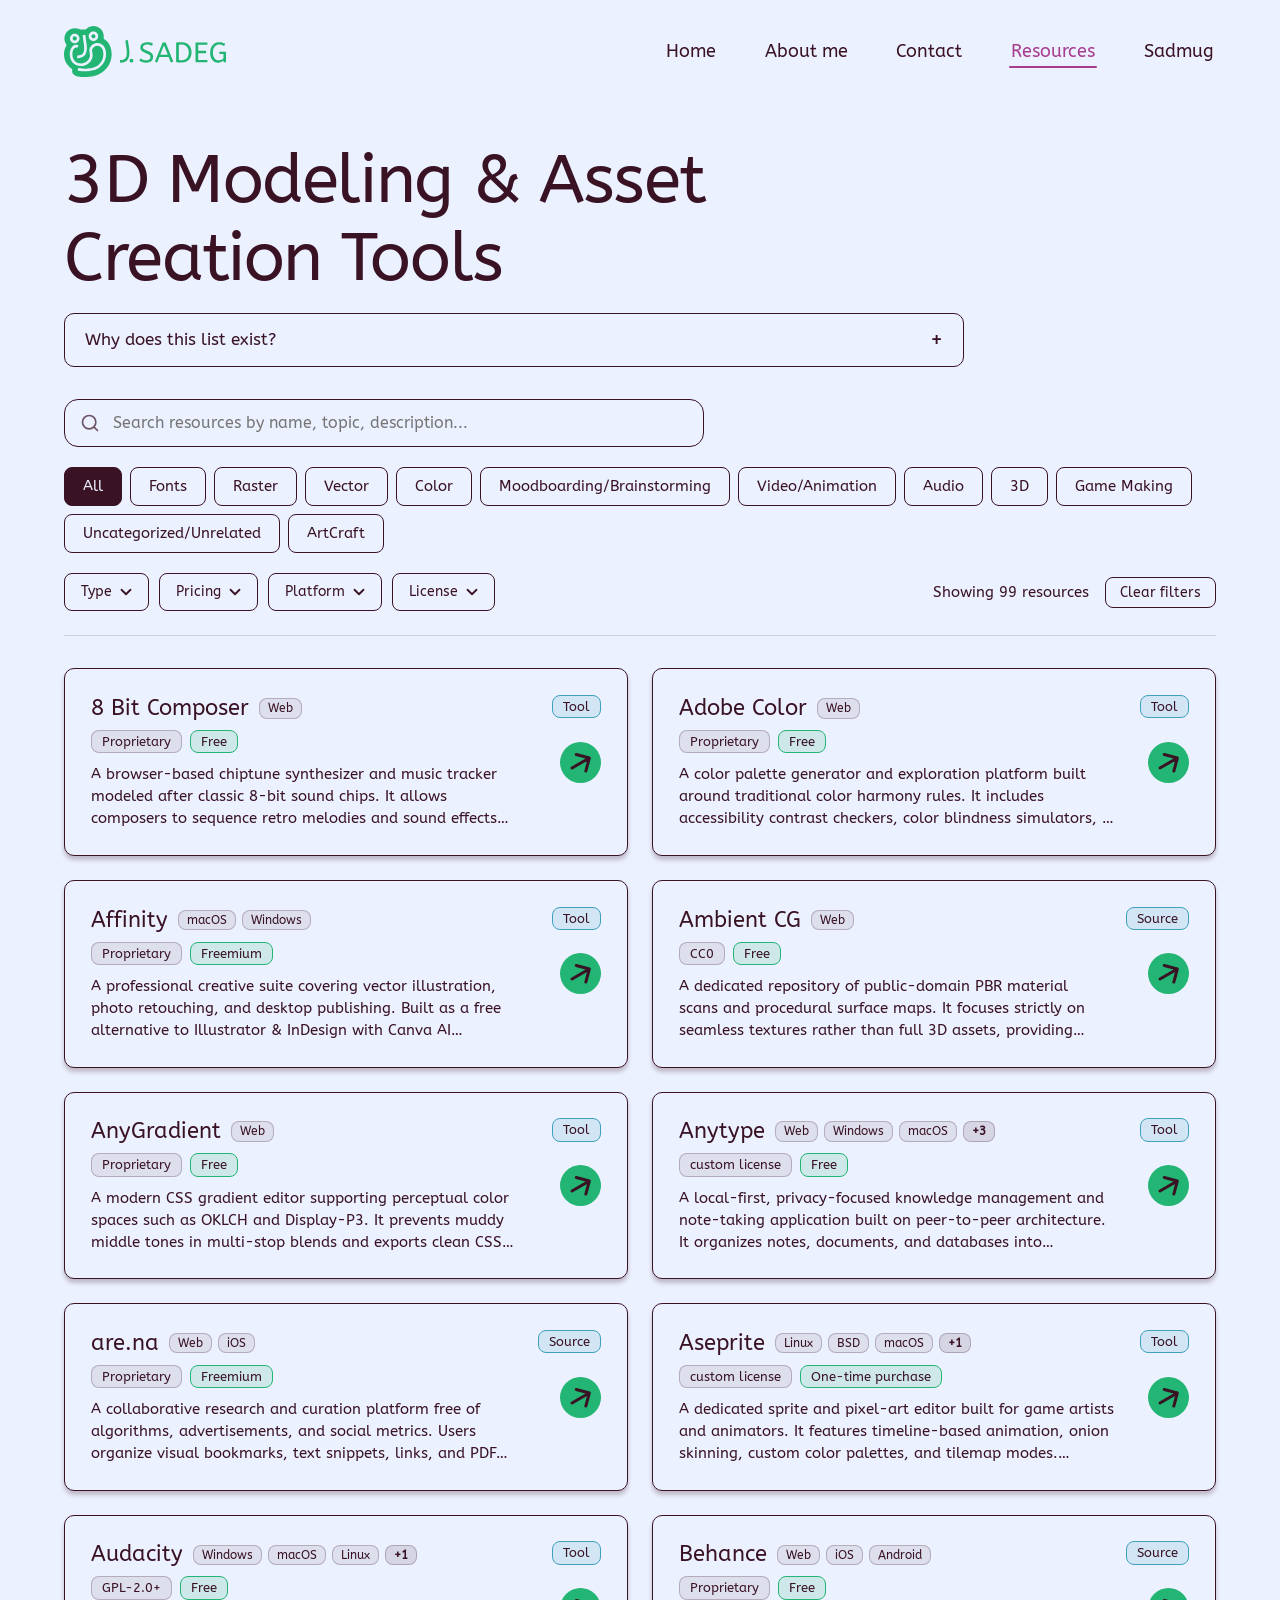
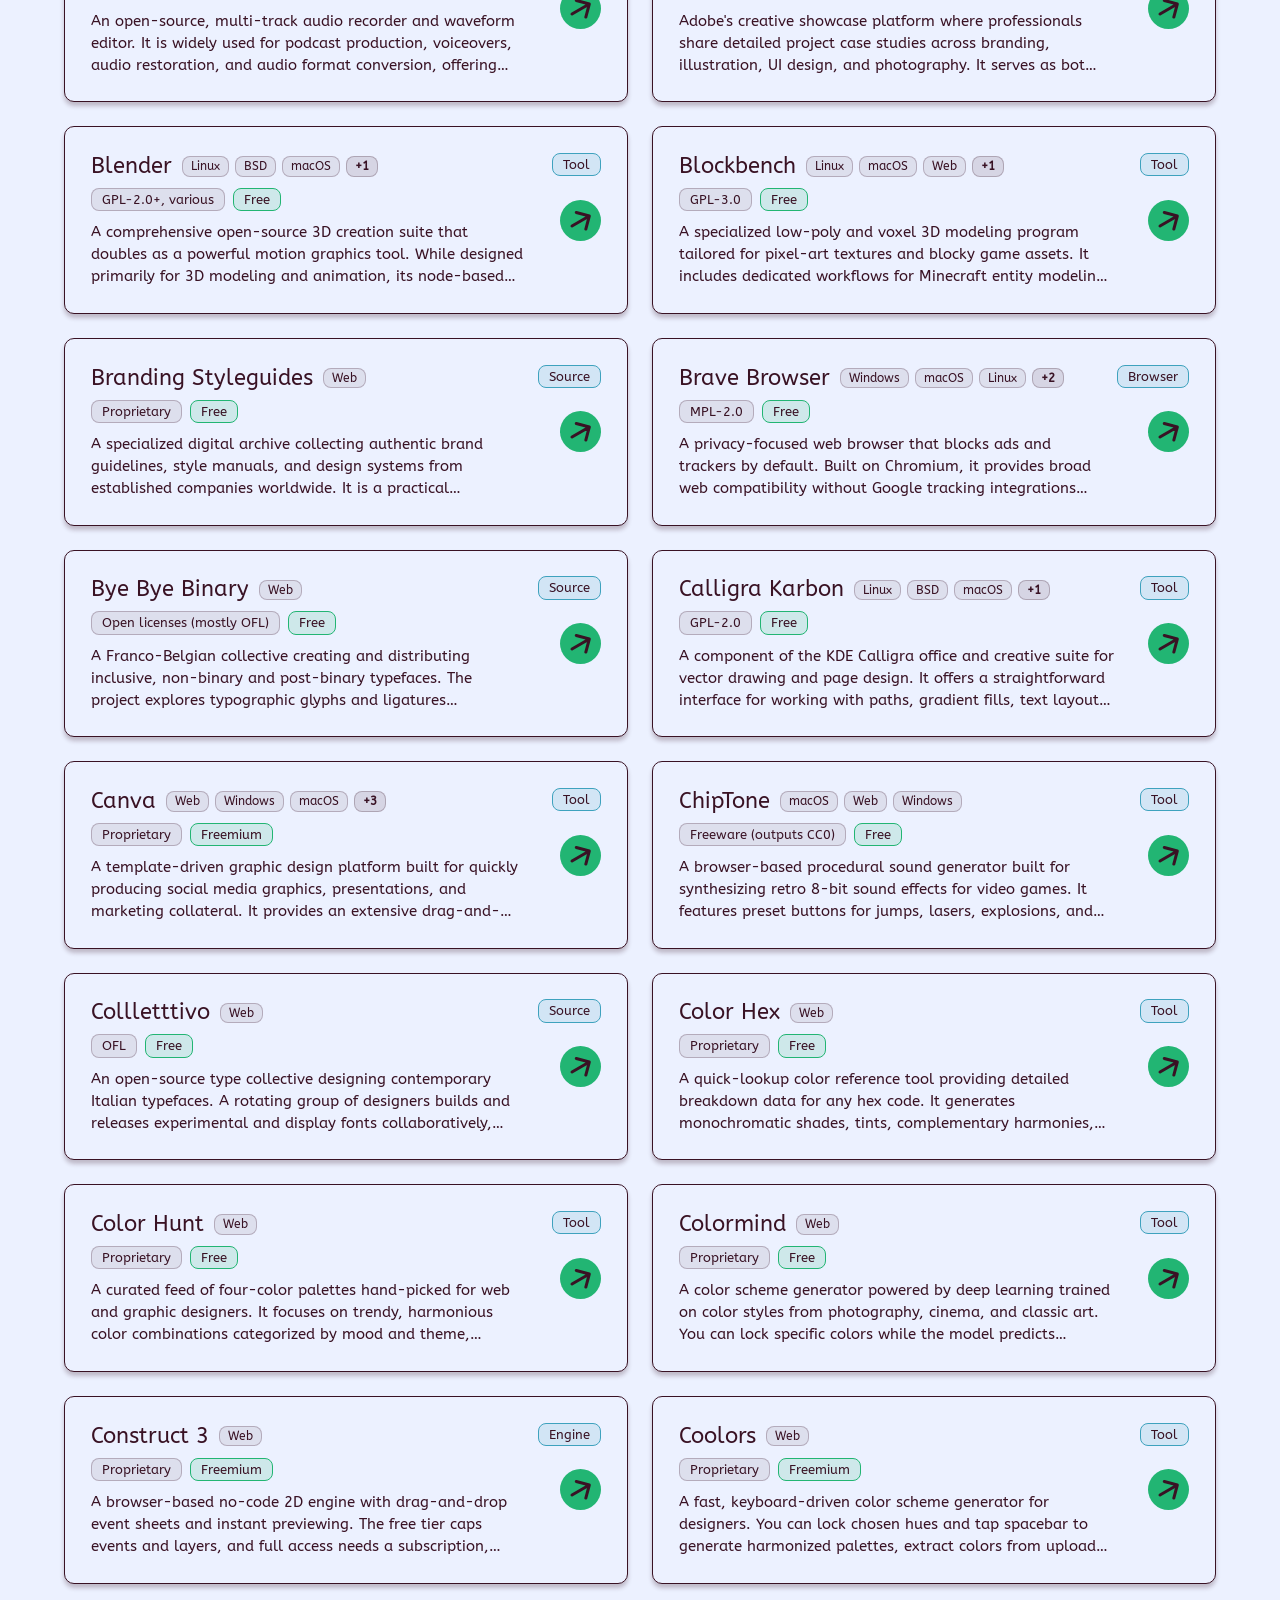
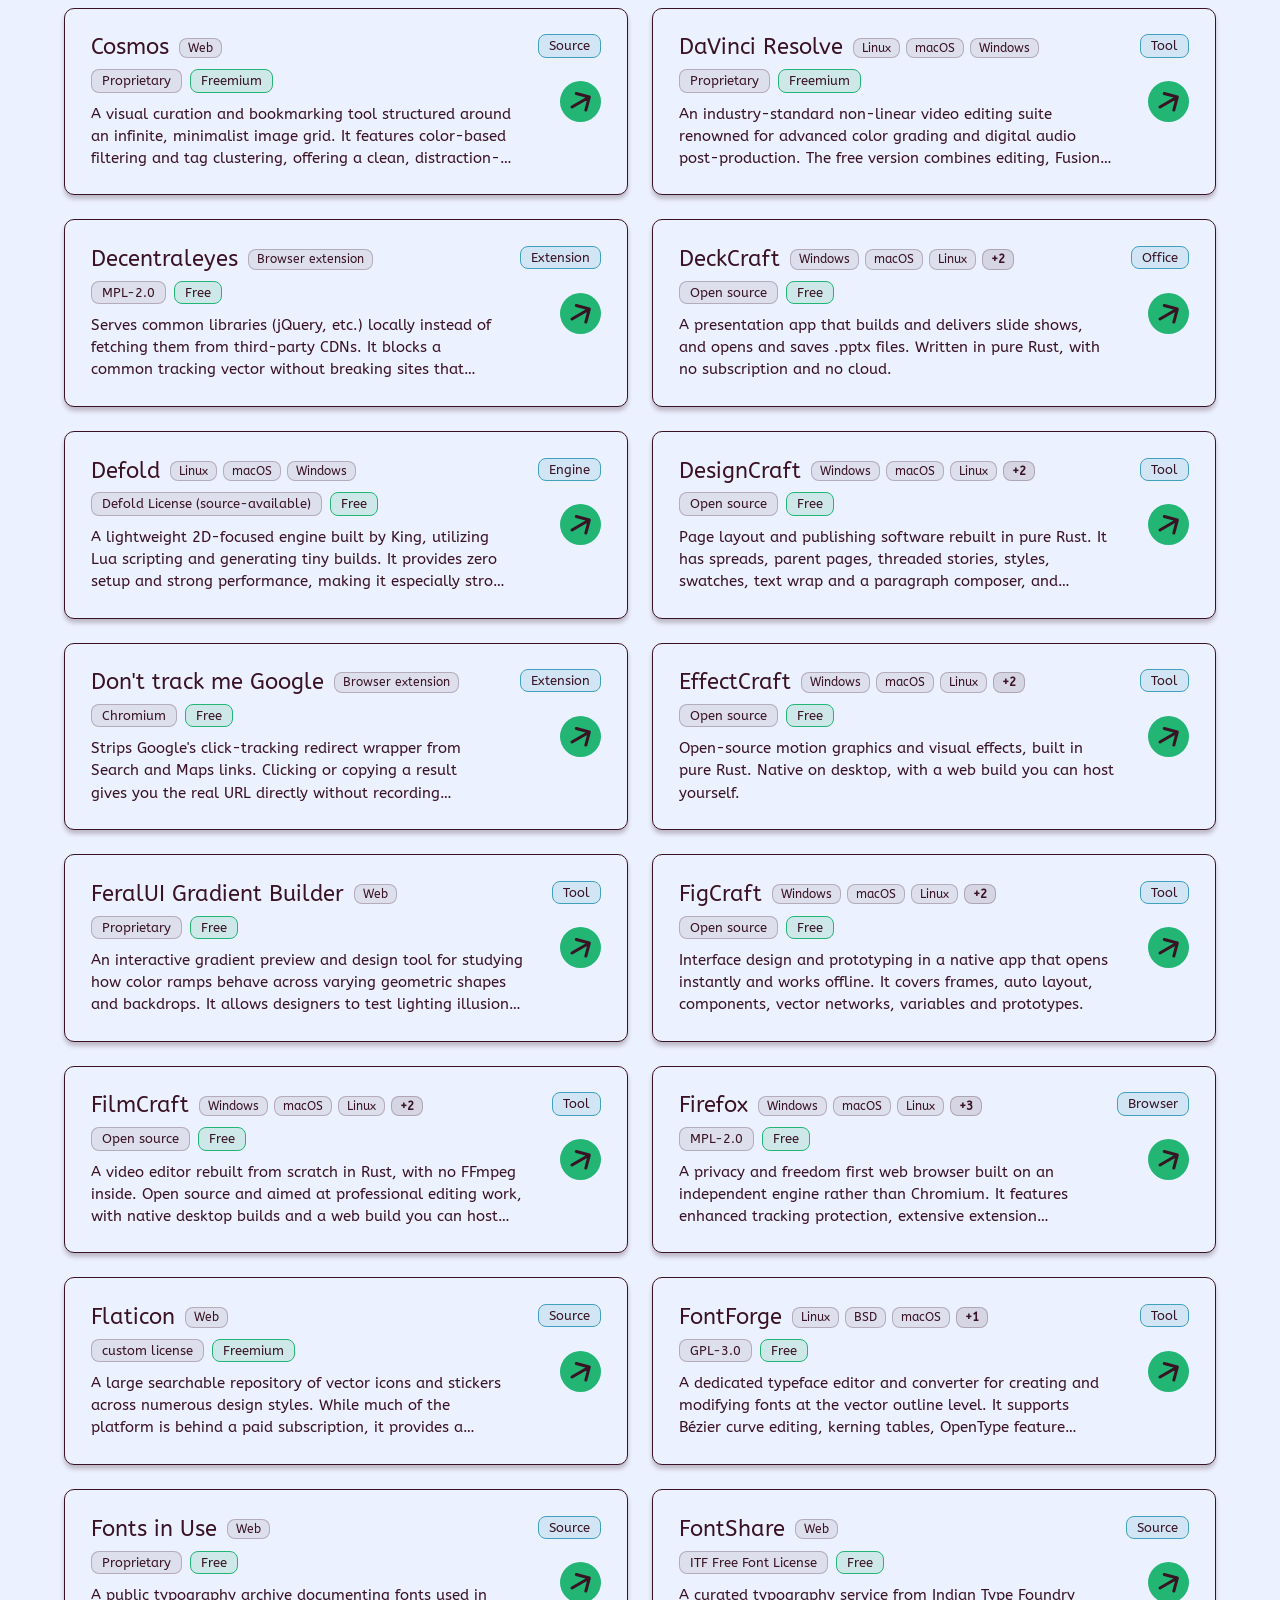
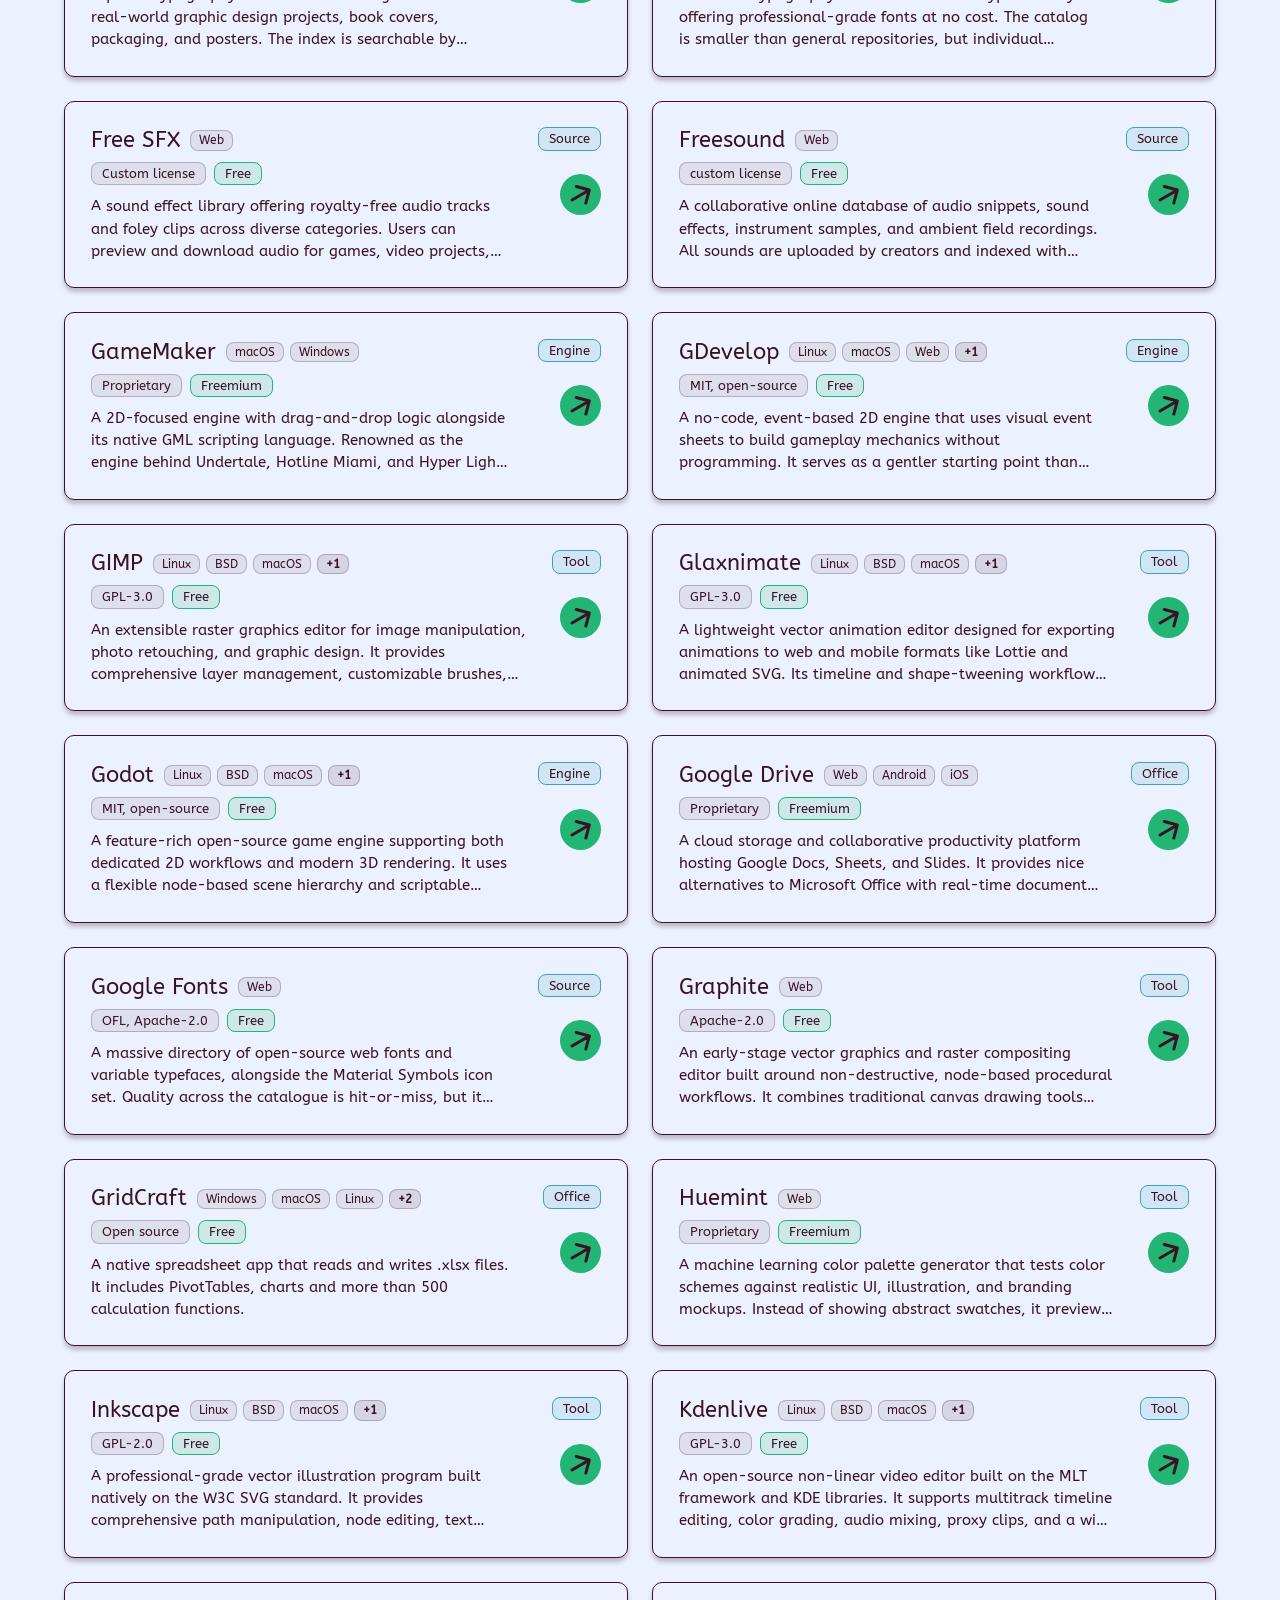
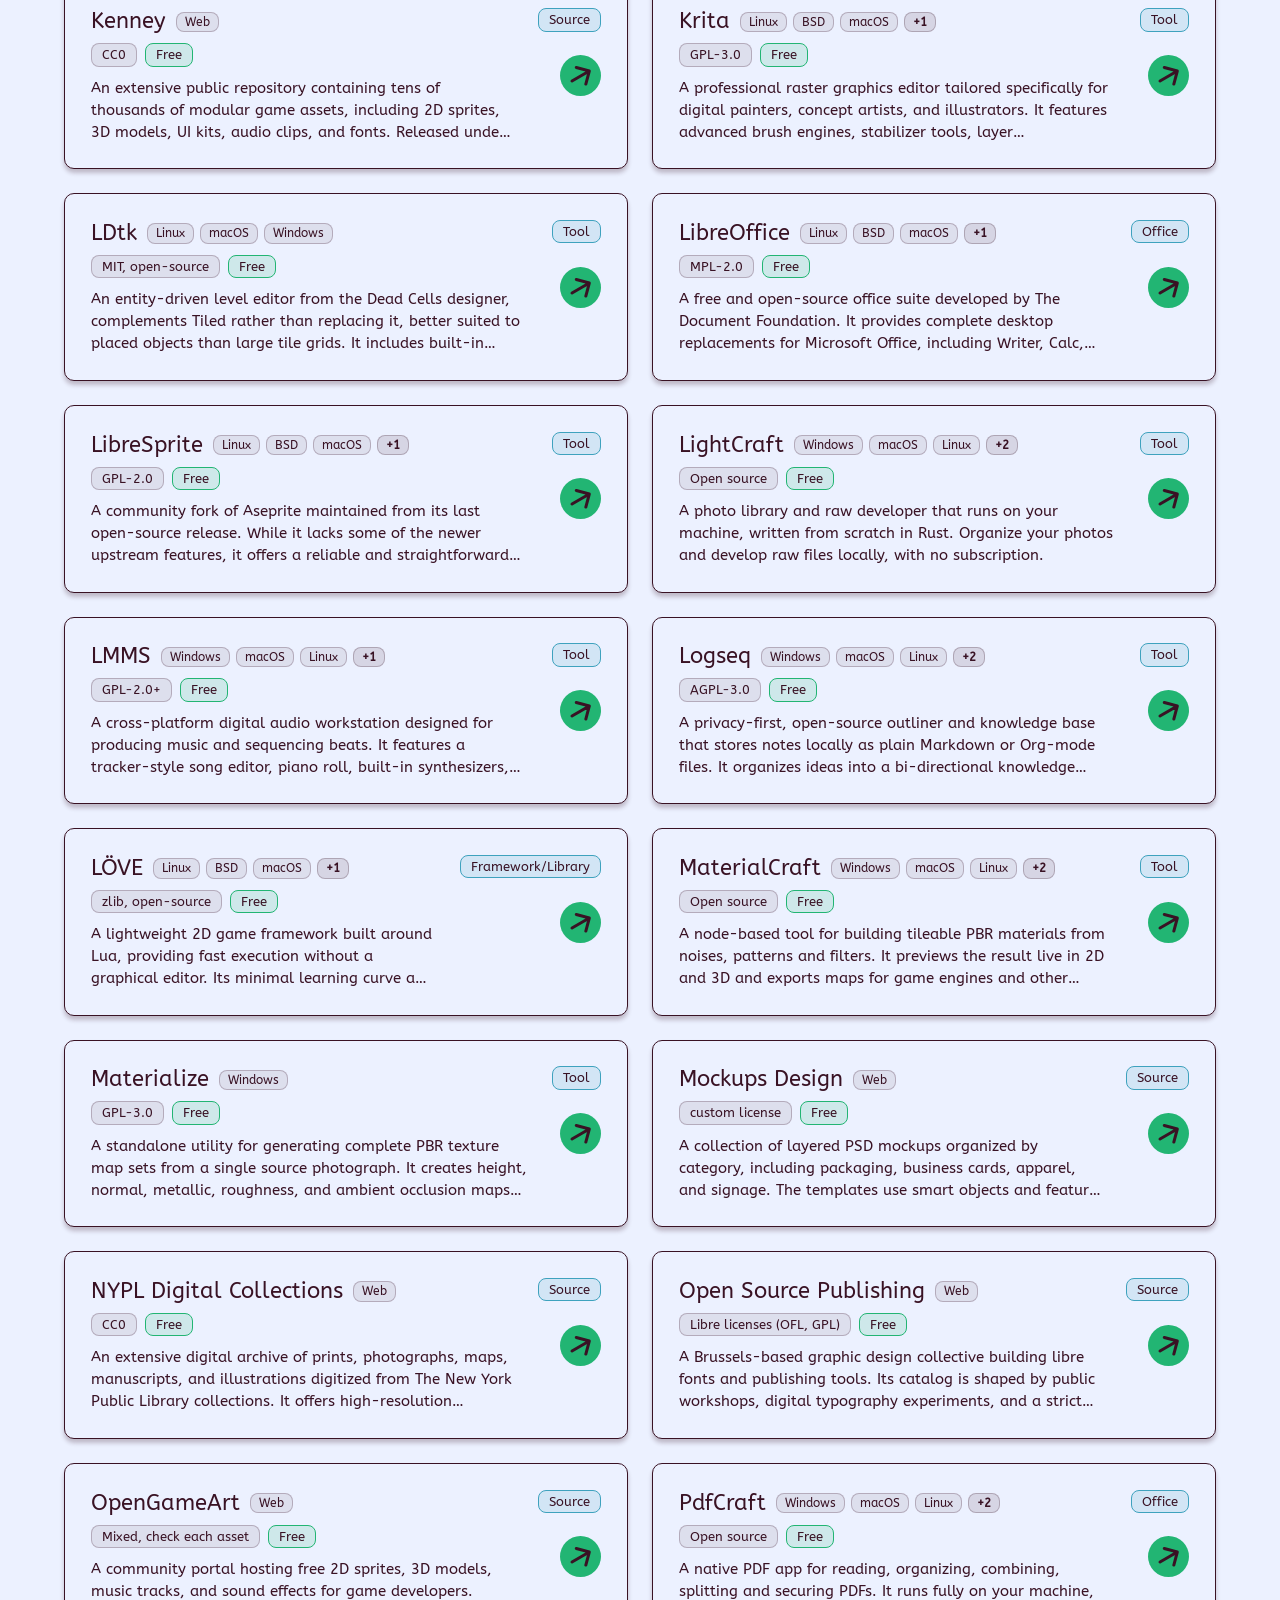
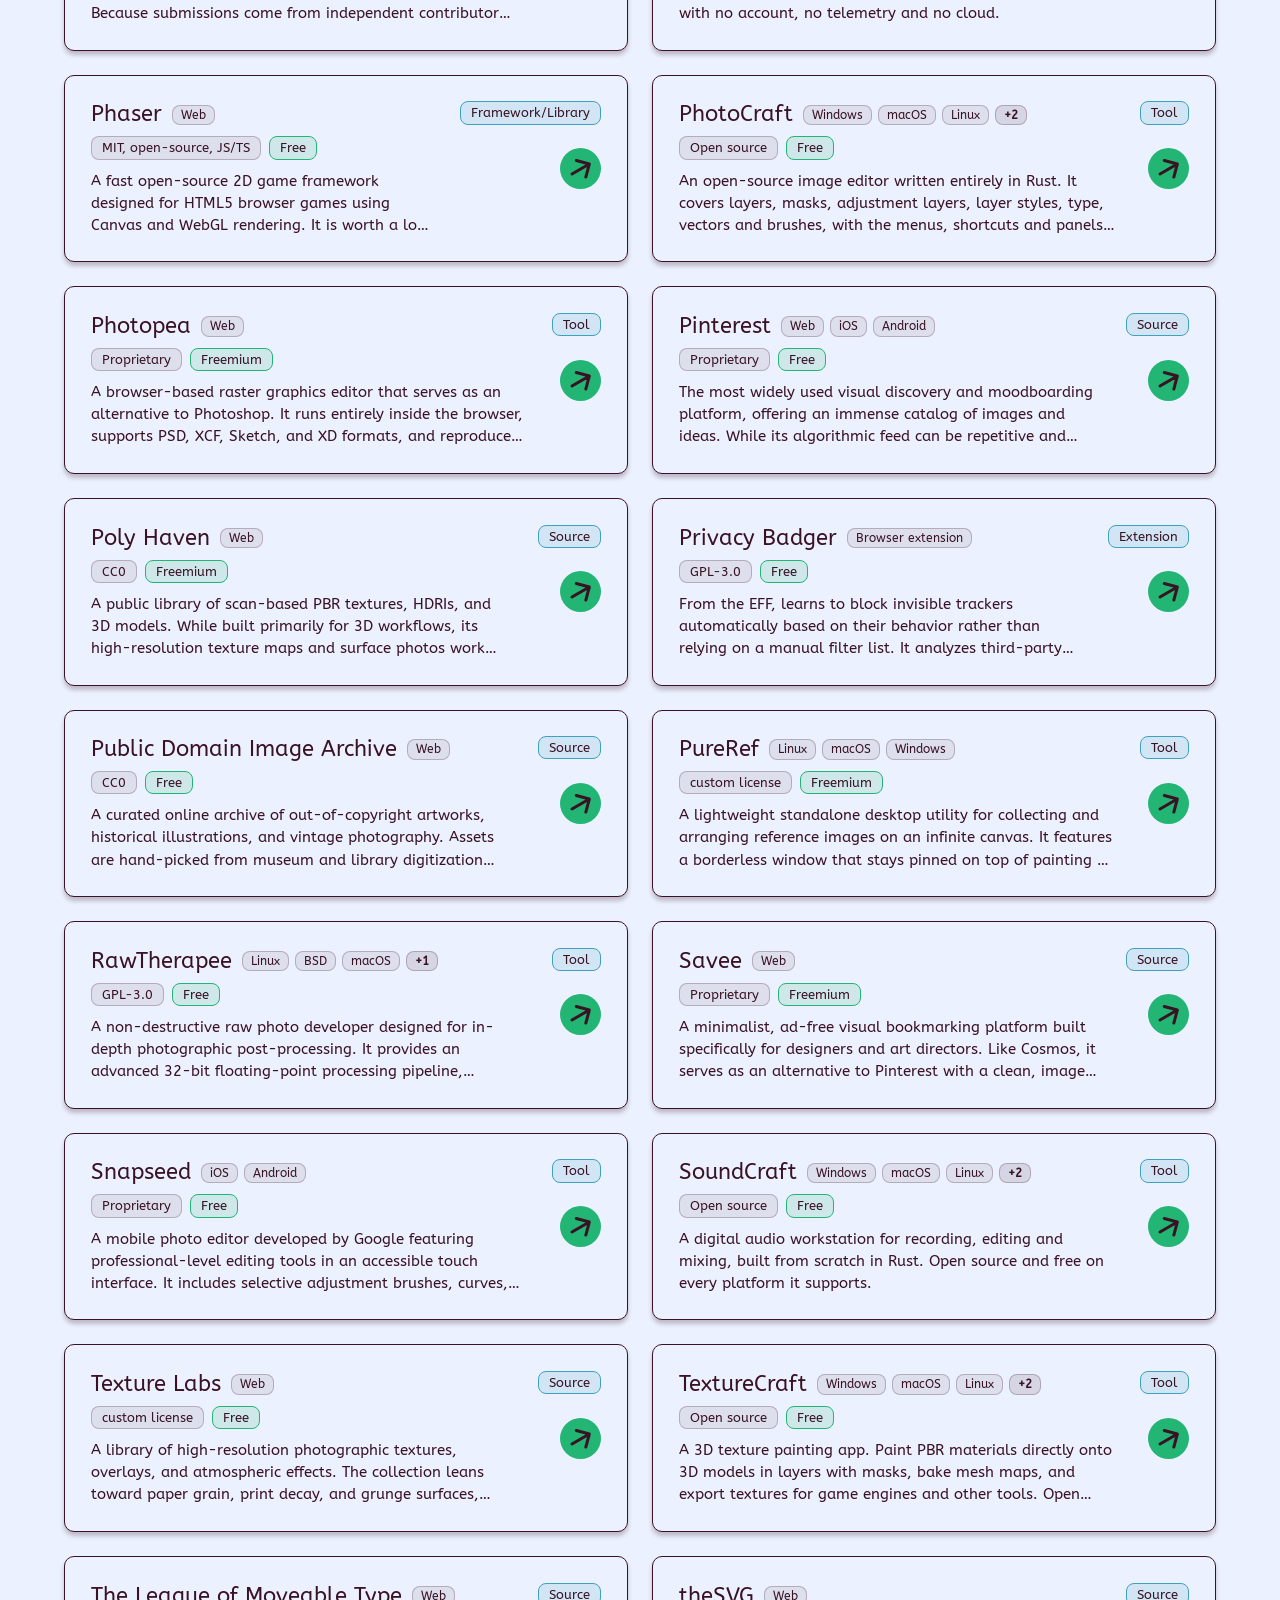
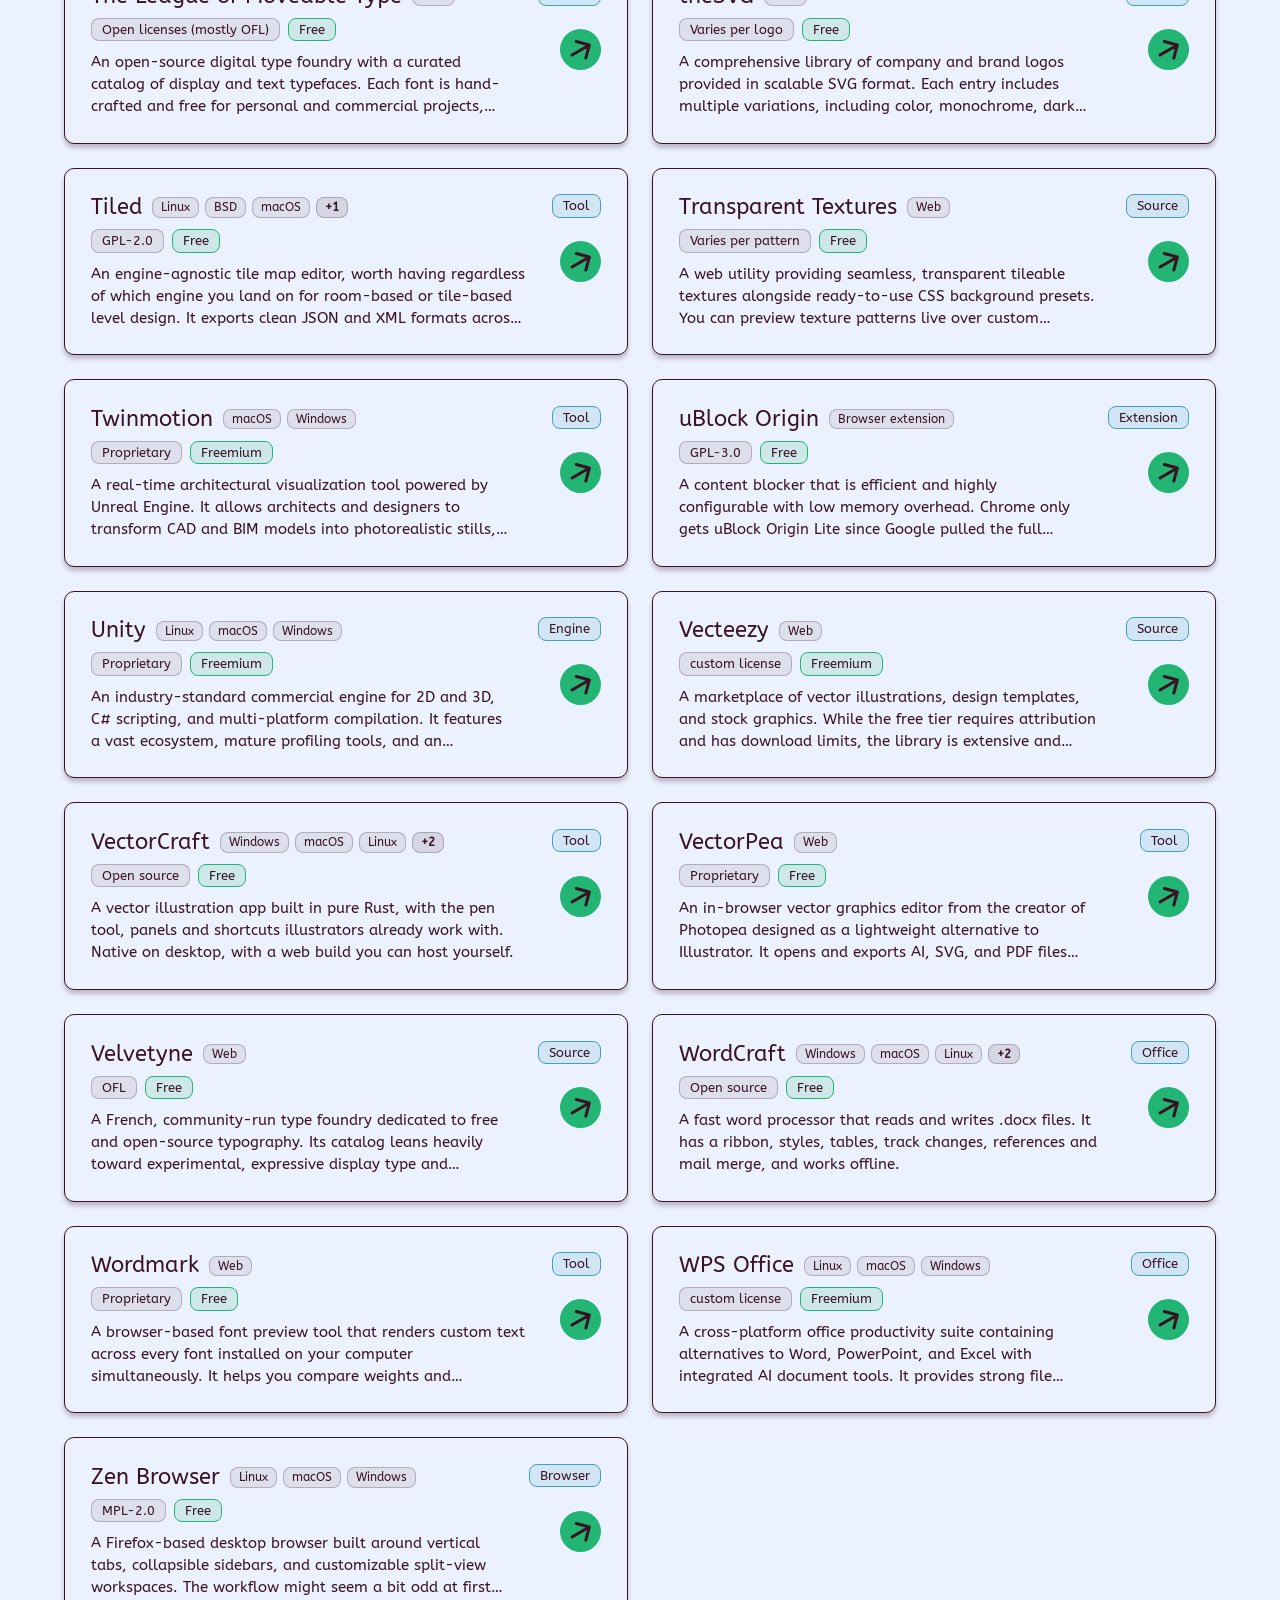
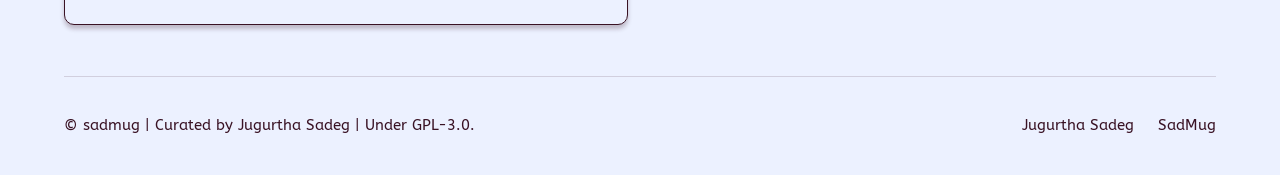
<file: 3d/index.html>
<!DOCTYPE html>
<html lang="en">
<head>
  <meta charset="UTF-8">
  <meta name="viewport" content="width=device-width, initial-scale=1.0">
  <title>Free 3D Tools, Textures &amp; Software | J. Sadeg</title>
  <meta name="description" content="Curated directory of free 3D software, textures for 3D modeling, shaders, and digital creation tools.">
  <link rel="canonical" href="https://resources.sadmug.dev/3d/">

  <!-- Open Graph -->
  <meta property="og:type" content="website">
  <meta property="og:site_name" content="Creative Resources">
  <meta property="og:title" content="Free 3D Tools, Textures &amp; Software | J. Sadeg">
  <meta property="og:description" content="Curated directory of free 3D software, textures for 3D modeling, shaders, and digital creation tools.">
  <meta property="og:url" content="https://resources.sadmug.dev/3d/">
  <meta property="og:image" content="https://resources.sadmug.dev/og.png">
  <meta property="og:image:width" content="1200">
  <meta property="og:image:height" content="630">
  <meta property="og:image:alt" content="Creative Resources">

  <!-- Twitter Card -->
  <meta name="twitter:card" content="summary_large_image">
  <meta name="twitter:title" content="Free 3D Tools, Textures &amp; Software | J. Sadeg">
  <meta name="twitter:description" content="Curated directory of free 3D software, textures for 3D modeling, shaders, and digital creation tools.">
  <meta name="twitter:image" content="https://resources.sadmug.dev/og.png">

  <!-- Theme Color -->
  <meta name="theme-color" content="#ECF1FF">

  <!-- Favicons -->
  <link rel="icon" href="/favicon.ico" sizes="32x32">
  <link rel="icon" href="/icon/icon.svg" type="image/svg+xml">
  <link rel="apple-touch-icon" href="/icon/apple-touch-icon.png">

  <!-- Google Fonts: ABeeZee -->
  <link rel="preconnect" href="https://fonts.googleapis.com">
  <link rel="preconnect" href="https://fonts.gstatic.com" crossorigin>
  <link href="https://fonts.googleapis.com/css2?family=ABeeZee:ital@0;1&display=swap" rel="stylesheet">

  <!-- Live Stylesheets from J. Sadeg -->
  <link rel="stylesheet" href="https://jugurthasadeg.sadmug.dev/css/tokens.css">
  <link rel="stylesheet" href="https://jugurthasadeg.sadmug.dev/css/components.css">

  <!-- Page-specific Stylesheet -->
  <link rel="stylesheet" href="/css/resources.css">
</head>
<body data-current-group="3d">
  <div class="page-wrapper">
    <!-- Header Navigation -->
    <header class="site-header" role="banner">
      <div class="nav-container">
        <a href="https://jugurthasadeg.sadmug.dev" class="brand-link" aria-label="Jugurtha Sadeg, graphic design" target="_blank" rel="noopener noreferrer">
          <img src="/assets/logo/logo-light.svg" alt="J. SADEG Logo" class="brand-logo" width="250" height="79">
        </a>
        <button type="button" class="burger-btn" id="burger-btn" aria-label="Open menu" aria-expanded="false" aria-controls="site-nav">
          <svg class="burger-icon burger-icon-open" width="24" height="24" viewBox="0 0 24 24" fill="none" stroke="currentColor" stroke-width="2" stroke-linecap="round" aria-hidden="true">
            <line x1="4" y1="6" x2="20" y2="6"></line>
            <line x1="4" y1="12" x2="20" y2="12"></line>
            <line x1="4" y1="18" x2="20" y2="18"></line>
          </svg>
          <svg class="burger-icon burger-icon-close" width="24" height="24" viewBox="0 0 24 24" fill="none" stroke="currentColor" stroke-width="2" stroke-linecap="round" aria-hidden="true">
            <line x1="5" y1="5" x2="19" y2="19"></line>
            <line x1="19" y1="5" x2="5" y2="19"></line>
          </svg>
        </button>
        <nav class="site-nav" id="site-nav" role="navigation" aria-label="Main Navigation">
          <ul class="nav-list">
            <li><a href="https://jugurthasadeg.sadmug.dev/index.html" class="nav-link">Home</a></li>
            <li><a href="https://jugurthasadeg.sadmug.dev/about.html" class="nav-link">About me</a></li>
            <li><a href="https://jugurthasadeg.sadmug.dev/contact.html" class="nav-link">Contact</a></li>
            <li><a href="/" class="nav-link active" aria-current="page">Resources</a></li>
            <li><a href="https://sadmug.dev" class="nav-link" target="_blank" rel="noopener noreferrer">Sadmug</a></li>
          </ul>
        </nav>
      </div>
    </header>

    <!-- Main Content -->
    <main id="main-content">
      <!-- Intro Section -->
      <section class="intro-section" aria-labelledby="page-title">
        <div class="intro-content">
          <h1 id="page-title" class="page-title">3D Modeling &amp; Asset Creation Tools</h1>
          <details class="intro-details">
            <summary class="intro-summary">Why does this list exist?</summary>
            <div class="intro-text">
              <p>Free and open-source 3D software, PBR texture libraries, sculpting tools, and asset sources for 3D artists and developers.</p>
            </div>
          </details>
        </div>
      </section>

      <!-- Filter & Search Section -->
      <section class="filters-section" aria-label="Filters and Search">
        <div class="filters-wrapper">
          <!-- Search Box -->
          <div class="search-container">
            <svg class="search-icon" width="20" height="20" viewBox="0 0 24 24" fill="none" stroke="currentColor" stroke-width="2" stroke-linecap="round" stroke-linejoin="round" aria-hidden="true">
              <circle cx="11" cy="11" r="8"></circle>
              <line x1="21" y1="21" x2="16.65" y2="16.65"></line>
            </svg>
            <input type="search" id="search-input" class="search-input" placeholder="Search resources by name, topic, description..." aria-label="Search resources">
            <button type="button" id="search-clear-btn" class="search-clear-btn" aria-label="Clear search text" hidden>&times;</button>
          </div>

          <!-- Group Buttons -->
          <div class="groups-container" role="toolbar" aria-label="Resource Groups">
        <a href="/" class="group-btn" data-group="all">All</a>
        <a href="/fonts/" class="group-btn" data-group="fonts">Fonts</a>
        <a href="/raster/" class="group-btn" data-group="raster">Raster</a>
        <a href="/vector/" class="group-btn" data-group="vector">Vector</a>
        <a href="/color/" class="group-btn" data-group="color">Color</a>
        <a href="/moodboarding/" class="group-btn" data-group="moodboarding">Moodboarding/Brainstorming</a>
        <a href="/video/" class="group-btn" data-group="video">Video/Animation</a>
        <a href="/audio/" class="group-btn" data-group="audio">Audio</a>
        <a href="/3d/" class="group-btn active" data-group="3d">3D</a>
        <a href="/game-making/" class="group-btn" data-group="game-making">Game Making</a>
        <a href="/other/" class="group-btn" data-group="other">Uncategorized/Unrelated</a>
        <a href="/artcraft/" class="group-btn" data-group="artcraft">ArtCraft</a>
          </div>

          <!-- Secondary Filters Row -->
          <div class="filter-controls-row">
            <div class="filter-dropdowns">
              <!-- Type Dropdown -->
              <details class="filter-dropdown" data-filter="type">
                <summary class="filter-summary">
                  <span>Type</span>
                  <span class="filter-count-badge" hidden>0</span>
                  <svg class="filter-summary-chevron" width="12" height="8" viewBox="0 0 12 8" fill="none" xmlns="http://www.w3.org/2000/svg" aria-hidden="true">
              <path d="M1.5 1.75L6 6.25L10.5 1.75" stroke="currentColor" stroke-width="1.8" stroke-linecap="round" stroke-linejoin="round"/>
            </svg>
                </summary>
                <div class="filter-dropdown-menu">
            <label class="filter-option">
              <input type="checkbox" data-filter="type" value="source">
              <span>Source</span>
            </label>
            <label class="filter-option">
              <input type="checkbox" data-filter="type" value="tool">
              <span>Tool</span>
            </label>
            <label class="filter-option">
              <input type="checkbox" data-filter="type" value="framework">
              <span>Framework/Library</span>
            </label>
            <label class="filter-option">
              <input type="checkbox" data-filter="type" value="engine">
              <span>Engine</span>
            </label>
            <label class="filter-option">
              <input type="checkbox" data-filter="type" value="extension">
              <span>Extension</span>
            </label>
            <label class="filter-option">
              <input type="checkbox" data-filter="type" value="browser">
              <span>Browser</span>
            </label>
            <label class="filter-option">
              <input type="checkbox" data-filter="type" value="office">
              <span>Office</span>
            </label>
                </div>
              </details>

              <!-- Pricing Dropdown -->
              <details class="filter-dropdown" data-filter="pricing">
                <summary class="filter-summary">
                  <span>Pricing</span>
                  <span class="filter-count-badge" hidden>0</span>
                  <svg class="filter-summary-chevron" width="12" height="8" viewBox="0 0 12 8" fill="none" xmlns="http://www.w3.org/2000/svg" aria-hidden="true">
              <path d="M1.5 1.75L6 6.25L10.5 1.75" stroke="currentColor" stroke-width="1.8" stroke-linecap="round" stroke-linejoin="round"/>
            </svg>
                </summary>
                <div class="filter-dropdown-menu">
            <label class="filter-option">
              <input type="checkbox" data-filter="pricing" value="free">
              <span>Free</span>
            </label>
            <label class="filter-option">
              <input type="checkbox" data-filter="pricing" value="freemium">
              <span>Freemium</span>
            </label>
            <label class="filter-option">
              <input type="checkbox" data-filter="pricing" value="one-time">
              <span>One-time purchase</span>
            </label>
            <label class="filter-option">
              <input type="checkbox" data-filter="pricing" value="subscription">
              <span>Subscription</span>
            </label>
            <label class="filter-option">
              <input type="checkbox" data-filter="pricing" value="paid">
              <span>Paid</span>
            </label>
                </div>
              </details>

              <!-- Platform Dropdown -->
              <details class="filter-dropdown" data-filter="platform">
                <summary class="filter-summary">
                  <span>Platform</span>
                  <span class="filter-count-badge" hidden>0</span>
                  <svg class="filter-summary-chevron" width="12" height="8" viewBox="0 0 12 8" fill="none" xmlns="http://www.w3.org/2000/svg" aria-hidden="true">
              <path d="M1.5 1.75L6 6.25L10.5 1.75" stroke="currentColor" stroke-width="1.8" stroke-linecap="round" stroke-linejoin="round"/>
            </svg>
                </summary>
                <div class="filter-dropdown-menu">
            <label class="filter-option">
              <input type="checkbox" data-filter="platform" value="linux">
              <span>Linux</span>
            </label>
            <label class="filter-option">
              <input type="checkbox" data-filter="platform" value="windows">
              <span>Windows</span>
            </label>
            <label class="filter-option">
              <input type="checkbox" data-filter="platform" value="macos">
              <span>macOS</span>
            </label>
            <label class="filter-option">
              <input type="checkbox" data-filter="platform" value="bsd">
              <span>BSD</span>
            </label>
            <label class="filter-option">
              <input type="checkbox" data-filter="platform" value="web">
              <span>Web</span>
            </label>
            <label class="filter-option">
              <input type="checkbox" data-filter="platform" value="android">
              <span>Android</span>
            </label>
            <label class="filter-option">
              <input type="checkbox" data-filter="platform" value="ios">
              <span>iOS</span>
            </label>
            <label class="filter-option">
              <input type="checkbox" data-filter="platform" value="ipad">
              <span>iPadOS</span>
            </label>
            <label class="filter-option">
              <input type="checkbox" data-filter="platform" value="chromeos">
              <span>ChromeOS</span>
            </label>
            <label class="filter-option">
              <input type="checkbox" data-filter="platform" value="browser-extension">
              <span>Browser extension</span>
            </label>
                </div>
              </details>

              <!-- License Dropdown -->
              <details class="filter-dropdown" data-filter="license">
                <summary class="filter-summary">
                  <span>License</span>
                  <span class="filter-count-badge" hidden>0</span>
                  <svg class="filter-summary-chevron" width="12" height="8" viewBox="0 0 12 8" fill="none" xmlns="http://www.w3.org/2000/svg" aria-hidden="true">
              <path d="M1.5 1.75L6 6.25L10.5 1.75" stroke="currentColor" stroke-width="1.8" stroke-linecap="round" stroke-linejoin="round"/>
            </svg>
                </summary>
                <div class="filter-dropdown-menu">
            <label class="filter-option">
              <input type="checkbox" data-filter="license" value="AGPL-3.0">
              <span>AGPL-3.0</span>
            </label>
            <label class="filter-option">
              <input type="checkbox" data-filter="license" value="Apache-2.0">
              <span>Apache-2.0</span>
            </label>
            <label class="filter-option">
              <input type="checkbox" data-filter="license" value="CC0">
              <span>CC0</span>
            </label>
            <label class="filter-option">
              <input type="checkbox" data-filter="license" value="Chromium">
              <span>Chromium</span>
            </label>
            <label class="filter-option">
              <input type="checkbox" data-filter="license" value="custom license">
              <span>custom license</span>
            </label>
            <label class="filter-option">
              <input type="checkbox" data-filter="license" value="Custom license">
              <span>Custom license</span>
            </label>
            <label class="filter-option">
              <input type="checkbox" data-filter="license" value="Defold License (source-available)">
              <span>Defold License (source-available)</span>
            </label>
            <label class="filter-option">
              <input type="checkbox" data-filter="license" value="Freeware (outputs CC0)">
              <span>Freeware (outputs CC0)</span>
            </label>
            <label class="filter-option">
              <input type="checkbox" data-filter="license" value="GPL-2.0">
              <span>GPL-2.0</span>
            </label>
            <label class="filter-option">
              <input type="checkbox" data-filter="license" value="GPL-2.0+">
              <span>GPL-2.0+</span>
            </label>
            <label class="filter-option">
              <input type="checkbox" data-filter="license" value="GPL-2.0+, various">
              <span>GPL-2.0+, various</span>
            </label>
            <label class="filter-option">
              <input type="checkbox" data-filter="license" value="GPL-3.0">
              <span>GPL-3.0</span>
            </label>
            <label class="filter-option">
              <input type="checkbox" data-filter="license" value="ITF Free Font License">
              <span>ITF Free Font License</span>
            </label>
            <label class="filter-option">
              <input type="checkbox" data-filter="license" value="Libre licenses (OFL, GPL)">
              <span>Libre licenses (OFL, GPL)</span>
            </label>
            <label class="filter-option">
              <input type="checkbox" data-filter="license" value="MIT, open-source">
              <span>MIT, open-source</span>
            </label>
            <label class="filter-option">
              <input type="checkbox" data-filter="license" value="MIT, open-source, JS/TS">
              <span>MIT, open-source, JS/TS</span>
            </label>
            <label class="filter-option">
              <input type="checkbox" data-filter="license" value="Mixed, check each asset">
              <span>Mixed, check each asset</span>
            </label>
            <label class="filter-option">
              <input type="checkbox" data-filter="license" value="MPL-2.0">
              <span>MPL-2.0</span>
            </label>
            <label class="filter-option">
              <input type="checkbox" data-filter="license" value="OFL">
              <span>OFL</span>
            </label>
            <label class="filter-option">
              <input type="checkbox" data-filter="license" value="OFL, Apache-2.0">
              <span>OFL, Apache-2.0</span>
            </label>
            <label class="filter-option">
              <input type="checkbox" data-filter="license" value="Open licenses (mostly OFL)">
              <span>Open licenses (mostly OFL)</span>
            </label>
            <label class="filter-option">
              <input type="checkbox" data-filter="license" value="Open source">
              <span>Open source</span>
            </label>
            <label class="filter-option">
              <input type="checkbox" data-filter="license" value="Proprietary">
              <span>Proprietary</span>
            </label>
            <label class="filter-option">
              <input type="checkbox" data-filter="license" value="Varies per logo">
              <span>Varies per logo</span>
            </label>
            <label class="filter-option">
              <input type="checkbox" data-filter="license" value="Varies per pattern">
              <span>Varies per pattern</span>
            </label>
            <label class="filter-option">
              <input type="checkbox" data-filter="license" value="zlib, open-source">
              <span>zlib, open-source</span>
            </label>
                </div>
              </details>
            </div>

            <!-- Actions and Results Count -->
            <div class="filter-actions">
              <div id="results-count" class="results-count" aria-live="polite">Showing 8 resources</div>
              <button type="button" class="btn-clear-filters" id="clear-filters-btn">Clear filters</button>
            </div>
          </div>
        </div>
      </section>

      <!-- Empty State -->
      <div class="empty-state" id="empty-state" hidden>
        <p class="empty-title">No resources found matching your current filters.</p>
        <button type="button" class="btn-clear-filters" id="empty-clear-btn">Clear all filters</button>
      </div>

      <!-- Resource Cards Grid -->
      <section class="resources-section" aria-label="Resources List">
        <div class="resources-grid" id="resources-grid">
        <article class="resource-card" role="button" tabindex="0" data-id="8-bit-composer" data-name="8 Bit Composer" data-groups="audio" data-type="tool" data-pricing="free" data-platforms="web" data-license="Proprietary" data-search="8 bit composer a browser-based chiptune synthesizer and music tracker modeled after classic 8-bit sound chips. it allows composers to sequence retro melodies and sound effects directly in the browser across multiple voice channels." aria-label="View details for 8 Bit Composer" hidden style="display:none;">
          <div class="card-left">
            <div class="card-title-row">
              <h2 class="card-name">8 Bit Composer</h2>
              <div class="card-platforms-preview"><span class="badge badge-platform">Web</span></div>
            </div>
            <div class="card-meta-line">
              <span class="badge badge-license">Proprietary</span>
              <span class="badge badge-pricing">Free</span>
            </div>
          <p class="card-description">A browser-based chiptune synthesizer and music tracker modeled after classic 8-bit sound chips. It allows composers to sequence retro melodies and sound effects directly in the browser across multiple voice channels.</p>
          </div>
          <span class="badge badge-type card-type-badge">Tool</span>
          <div class="card-arrow-wrap">
            <a href="https://8bitcomposer.com/" target="_blank" rel="noopener noreferrer" class="card-arrow-btn" aria-label="Open 8 Bit Composer" title="Open 8 Bit Composer">
              <svg width="41" height="41" viewBox="0 0 41 41" fill="none" xmlns="http://www.w3.org/2000/svg" aria-hidden="true">
                <circle cx="20.5" cy="20.5" r="20.5" fill="#22B573"/>
                <path d="M11.2501 24.7009C10.5326 25.1151 10.2868 26.0325 10.701 26.75C11.1152 27.4674 12.0326 27.7132 12.7501 27.299L12.0001 26L11.2501 24.7009ZM12.0001 26L12.7501 27.299L30.0706 17.299L29.3206 16L28.5706 14.7009L11.2501 24.7009L12.0001 26ZM30.7694 16.3882C30.9839 15.588 30.509 14.7655 29.7088 14.5511L16.6688 11.057C15.8686 10.8426 15.0461 11.3175 14.8317 12.1177C14.6173 12.9179 15.0921 13.7404 15.8923 13.9548L27.4834 17.0606L24.3776 28.6517C24.1632 29.4519 24.6381 30.2744 25.4383 30.4888C26.2385 30.7033 27.061 30.2284 27.2754 29.4282L30.7694 16.3882Z" fill="#391224"/>
              </svg>
            </a>
          </div>
        </article>
        <article class="resource-card" role="button" tabindex="0" data-id="adobe-color" data-name="Adobe Color" data-groups="color" data-type="tool" data-pricing="free" data-platforms="web" data-license="Proprietary" data-search="adobe color a color palette generator and exploration platform built around traditional color harmony rules. it includes accessibility contrast checkers, color blindness simulators, a searchable community library, and direct export options into adobe creative cloud applications." aria-label="View details for Adobe Color" hidden style="display:none;">
          <div class="card-left">
            <div class="card-title-row">
              <h2 class="card-name">Adobe Color</h2>
              <div class="card-platforms-preview"><span class="badge badge-platform">Web</span></div>
            </div>
            <div class="card-meta-line">
              <span class="badge badge-license">Proprietary</span>
              <span class="badge badge-pricing">Free</span>
            </div>
          <p class="card-description">A color palette generator and exploration platform built around traditional color harmony rules. It includes accessibility contrast checkers, color blindness simulators, a searchable community library, and direct export options into Adobe Creative Cloud applications.</p>
          </div>
          <span class="badge badge-type card-type-badge">Tool</span>
          <div class="card-arrow-wrap">
            <a href="https://color.adobe.com/" target="_blank" rel="noopener noreferrer" class="card-arrow-btn" aria-label="Open Adobe Color" title="Open Adobe Color">
              <svg width="41" height="41" viewBox="0 0 41 41" fill="none" xmlns="http://www.w3.org/2000/svg" aria-hidden="true">
                <circle cx="20.5" cy="20.5" r="20.5" fill="#22B573"/>
                <path d="M11.2501 24.7009C10.5326 25.1151 10.2868 26.0325 10.701 26.75C11.1152 27.4674 12.0326 27.7132 12.7501 27.299L12.0001 26L11.2501 24.7009ZM12.0001 26L12.7501 27.299L30.0706 17.299L29.3206 16L28.5706 14.7009L11.2501 24.7009L12.0001 26ZM30.7694 16.3882C30.9839 15.588 30.509 14.7655 29.7088 14.5511L16.6688 11.057C15.8686 10.8426 15.0461 11.3175 14.8317 12.1177C14.6173 12.9179 15.0921 13.7404 15.8923 13.9548L27.4834 17.0606L24.3776 28.6517C24.1632 29.4519 24.6381 30.2744 25.4383 30.4888C26.2385 30.7033 27.061 30.2284 27.2754 29.4282L30.7694 16.3882Z" fill="#391224"/>
              </svg>
            </a>
          </div>
        </article>
        <article class="resource-card" role="button" tabindex="0" data-id="affinity" data-name="Affinity" data-groups="raster,vector" data-type="tool" data-pricing="freemium" data-platforms="macos,windows" data-license="Proprietary" data-search="affinity a professional creative suite covering vector illustration, photo retouching, and desktop publishing. built as a free alternative to illustrator &amp; indesign with canva ai integration, it operates with a one-time purchase and no subscription. illustrator alternative indesign alternative photoshop alternative" aria-label="View details for Affinity" hidden style="display:none;">
          <div class="card-left">
            <div class="card-title-row">
              <h2 class="card-name">Affinity</h2>
              <div class="card-platforms-preview"><span class="badge badge-platform">macOS</span><span class="badge badge-platform">Windows</span></div>
            </div>
            <div class="card-meta-line">
              <span class="badge badge-license">Proprietary</span>
              <span class="badge badge-pricing">Freemium</span>
            </div>
          <p class="card-description">A professional creative suite covering vector illustration, photo retouching, and desktop publishing. Built as a free alternative to Illustrator &amp; InDesign with Canva AI integration, it operates with a one-time purchase and no subscription.</p>
          </div>
          <span class="badge badge-type card-type-badge">Tool</span>
          <div class="card-arrow-wrap">
            <a href="https://www.affinity.studio/" target="_blank" rel="noopener noreferrer" class="card-arrow-btn" aria-label="Open Affinity" title="Open Affinity">
              <svg width="41" height="41" viewBox="0 0 41 41" fill="none" xmlns="http://www.w3.org/2000/svg" aria-hidden="true">
                <circle cx="20.5" cy="20.5" r="20.5" fill="#22B573"/>
                <path d="M11.2501 24.7009C10.5326 25.1151 10.2868 26.0325 10.701 26.75C11.1152 27.4674 12.0326 27.7132 12.7501 27.299L12.0001 26L11.2501 24.7009ZM12.0001 26L12.7501 27.299L30.0706 17.299L29.3206 16L28.5706 14.7009L11.2501 24.7009L12.0001 26ZM30.7694 16.3882C30.9839 15.588 30.509 14.7655 29.7088 14.5511L16.6688 11.057C15.8686 10.8426 15.0461 11.3175 14.8317 12.1177C14.6173 12.9179 15.0921 13.7404 15.8923 13.9548L27.4834 17.0606L24.3776 28.6517C24.1632 29.4519 24.6381 30.2744 25.4383 30.4888C26.2385 30.7033 27.061 30.2284 27.2754 29.4282L30.7694 16.3882Z" fill="#391224"/>
              </svg>
            </a>
          </div>
        </article>
        <article class="resource-card" role="button" tabindex="0" data-id="ambient-cg" data-name="Ambient CG" data-groups="raster,3d" data-type="source" data-pricing="free" data-platforms="web" data-license="CC0" data-search="ambient cg a dedicated repository of public-domain pbr material scans and procedural surface maps. it focuses strictly on seamless textures rather than full 3d assets, providing complete pbr map sets with diffuse, normal, roughness, and displacement channels. pbr textures materials" aria-label="View details for Ambient CG">
          <div class="card-left">
            <div class="card-title-row">
              <h2 class="card-name">Ambient CG</h2>
              <div class="card-platforms-preview"><span class="badge badge-platform">Web</span></div>
            </div>
            <div class="card-meta-line">
              <span class="badge badge-license">CC0</span>
              <span class="badge badge-pricing">Free</span>
            </div>
          <p class="card-description">A dedicated repository of public-domain PBR material scans and procedural surface maps. It focuses strictly on seamless textures rather than full 3D assets, providing complete PBR map sets with diffuse, normal, roughness, and displacement channels.</p>
          </div>
          <span class="badge badge-type card-type-badge">Source</span>
          <div class="card-arrow-wrap">
            <a href="https://ambientcg.com/" target="_blank" rel="noopener noreferrer" class="card-arrow-btn" aria-label="Open Ambient CG" title="Open Ambient CG">
              <svg width="41" height="41" viewBox="0 0 41 41" fill="none" xmlns="http://www.w3.org/2000/svg" aria-hidden="true">
                <circle cx="20.5" cy="20.5" r="20.5" fill="#22B573"/>
                <path d="M11.2501 24.7009C10.5326 25.1151 10.2868 26.0325 10.701 26.75C11.1152 27.4674 12.0326 27.7132 12.7501 27.299L12.0001 26L11.2501 24.7009ZM12.0001 26L12.7501 27.299L30.0706 17.299L29.3206 16L28.5706 14.7009L11.2501 24.7009L12.0001 26ZM30.7694 16.3882C30.9839 15.588 30.509 14.7655 29.7088 14.5511L16.6688 11.057C15.8686 10.8426 15.0461 11.3175 14.8317 12.1177C14.6173 12.9179 15.0921 13.7404 15.8923 13.9548L27.4834 17.0606L24.3776 28.6517C24.1632 29.4519 24.6381 30.2744 25.4383 30.4888C26.2385 30.7033 27.061 30.2284 27.2754 29.4282L30.7694 16.3882Z" fill="#391224"/>
              </svg>
            </a>
          </div>
        </article>
        <article class="resource-card" role="button" tabindex="0" data-id="anygradient" data-name="AnyGradient" data-groups="color" data-type="tool" data-pricing="free" data-platforms="web" data-license="Proprietary" data-search="anygradient a modern css gradient editor supporting perceptual color spaces such as oklch and display-p3. it prevents muddy middle tones in multi-stop blends and exports clean css code optimized for modern high-gamut displays." aria-label="View details for AnyGradient" hidden style="display:none;">
          <div class="card-left">
            <div class="card-title-row">
              <h2 class="card-name">AnyGradient</h2>
              <div class="card-platforms-preview"><span class="badge badge-platform">Web</span></div>
            </div>
            <div class="card-meta-line">
              <span class="badge badge-license">Proprietary</span>
              <span class="badge badge-pricing">Free</span>
            </div>
          <p class="card-description">A modern CSS gradient editor supporting perceptual color spaces such as OKLCH and Display-P3. It prevents muddy middle tones in multi-stop blends and exports clean CSS code optimized for modern high-gamut displays.</p>
          </div>
          <span class="badge badge-type card-type-badge">Tool</span>
          <div class="card-arrow-wrap">
            <a href="https://anygradient.com/" target="_blank" rel="noopener noreferrer" class="card-arrow-btn" aria-label="Open AnyGradient" title="Open AnyGradient">
              <svg width="41" height="41" viewBox="0 0 41 41" fill="none" xmlns="http://www.w3.org/2000/svg" aria-hidden="true">
                <circle cx="20.5" cy="20.5" r="20.5" fill="#22B573"/>
                <path d="M11.2501 24.7009C10.5326 25.1151 10.2868 26.0325 10.701 26.75C11.1152 27.4674 12.0326 27.7132 12.7501 27.299L12.0001 26L11.2501 24.7009ZM12.0001 26L12.7501 27.299L30.0706 17.299L29.3206 16L28.5706 14.7009L11.2501 24.7009L12.0001 26ZM30.7694 16.3882C30.9839 15.588 30.509 14.7655 29.7088 14.5511L16.6688 11.057C15.8686 10.8426 15.0461 11.3175 14.8317 12.1177C14.6173 12.9179 15.0921 13.7404 15.8923 13.9548L27.4834 17.0606L24.3776 28.6517C24.1632 29.4519 24.6381 30.2744 25.4383 30.4888C26.2385 30.7033 27.061 30.2284 27.2754 29.4282L30.7694 16.3882Z" fill="#391224"/>
              </svg>
            </a>
          </div>
        </article>
        <article class="resource-card" role="button" tabindex="0" data-id="anytype" data-name="Anytype" data-groups="moodboarding" data-type="tool" data-pricing="free" data-platforms="web,windows,macos,linux,android,ios" data-license="custom license" data-search="anytype a local-first, privacy-focused knowledge management and note-taking application built on peer-to-peer architecture. it organizes notes, documents, and databases into customizable relational objects that remain encrypted and fully accessible offline. notes pkm notion alternative" aria-label="View details for Anytype" hidden style="display:none;">
          <div class="card-left">
            <div class="card-title-row">
              <h2 class="card-name">Anytype</h2>
              <div class="card-platforms-preview"><span class="badge badge-platform">Web</span><span class="badge badge-platform">Windows</span><span class="badge badge-platform">macOS</span><span class="badge badge-platform badge-platform-more">+3</span></div>
            </div>
            <div class="card-meta-line">
              <span class="badge badge-license">custom license</span>
              <span class="badge badge-pricing">Free</span>
            </div>
          <p class="card-description">A local-first, privacy-focused knowledge management and note-taking application built on peer-to-peer architecture. It organizes notes, documents, and databases into customizable relational objects that remain encrypted and fully accessible offline.</p>
          </div>
          <span class="badge badge-type card-type-badge">Tool</span>
          <div class="card-arrow-wrap">
            <a href="https://anytype.io/" target="_blank" rel="noopener noreferrer" class="card-arrow-btn" aria-label="Open Anytype" title="Open Anytype">
              <svg width="41" height="41" viewBox="0 0 41 41" fill="none" xmlns="http://www.w3.org/2000/svg" aria-hidden="true">
                <circle cx="20.5" cy="20.5" r="20.5" fill="#22B573"/>
                <path d="M11.2501 24.7009C10.5326 25.1151 10.2868 26.0325 10.701 26.75C11.1152 27.4674 12.0326 27.7132 12.7501 27.299L12.0001 26L11.2501 24.7009ZM12.0001 26L12.7501 27.299L30.0706 17.299L29.3206 16L28.5706 14.7009L11.2501 24.7009L12.0001 26ZM30.7694 16.3882C30.9839 15.588 30.509 14.7655 29.7088 14.5511L16.6688 11.057C15.8686 10.8426 15.0461 11.3175 14.8317 12.1177C14.6173 12.9179 15.0921 13.7404 15.8923 13.9548L27.4834 17.0606L24.3776 28.6517C24.1632 29.4519 24.6381 30.2744 25.4383 30.4888C26.2385 30.7033 27.061 30.2284 27.2754 29.4282L30.7694 16.3882Z" fill="#391224"/>
              </svg>
            </a>
          </div>
        </article>
        <article class="resource-card" role="button" tabindex="0" data-id="are-na" data-name="are.na" data-groups="moodboarding" data-type="source" data-pricing="freemium" data-platforms="web,ios" data-license="Proprietary" data-search="are.na a collaborative research and curation platform free of algorithms, advertisements, and social metrics. users organize visual bookmarks, text snippets, links, and pdfs into open channels, making it popular for conceptual design and collective research. arena curation moodboard" aria-label="View details for are.na" hidden style="display:none;">
          <div class="card-left">
            <div class="card-title-row">
              <h2 class="card-name">are.na</h2>
              <div class="card-platforms-preview"><span class="badge badge-platform">Web</span><span class="badge badge-platform">iOS</span></div>
            </div>
            <div class="card-meta-line">
              <span class="badge badge-license">Proprietary</span>
              <span class="badge badge-pricing">Freemium</span>
            </div>
          <p class="card-description">A collaborative research and curation platform free of algorithms, advertisements, and social metrics. Users organize visual bookmarks, text snippets, links, and PDFs into open channels, making it popular for conceptual design and collective research.</p>
          </div>
          <span class="badge badge-type card-type-badge">Source</span>
          <div class="card-arrow-wrap">
            <a href="https://www.are.na/" target="_blank" rel="noopener noreferrer" class="card-arrow-btn" aria-label="Open are.na" title="Open are.na">
              <svg width="41" height="41" viewBox="0 0 41 41" fill="none" xmlns="http://www.w3.org/2000/svg" aria-hidden="true">
                <circle cx="20.5" cy="20.5" r="20.5" fill="#22B573"/>
                <path d="M11.2501 24.7009C10.5326 25.1151 10.2868 26.0325 10.701 26.75C11.1152 27.4674 12.0326 27.7132 12.7501 27.299L12.0001 26L11.2501 24.7009ZM12.0001 26L12.7501 27.299L30.0706 17.299L29.3206 16L28.5706 14.7009L11.2501 24.7009L12.0001 26ZM30.7694 16.3882C30.9839 15.588 30.509 14.7655 29.7088 14.5511L16.6688 11.057C15.8686 10.8426 15.0461 11.3175 14.8317 12.1177C14.6173 12.9179 15.0921 13.7404 15.8923 13.9548L27.4834 17.0606L24.3776 28.6517C24.1632 29.4519 24.6381 30.2744 25.4383 30.4888C26.2385 30.7033 27.061 30.2284 27.2754 29.4282L30.7694 16.3882Z" fill="#391224"/>
              </svg>
            </a>
          </div>
        </article>
        <article class="resource-card" role="button" tabindex="0" data-id="aseprite" data-name="Aseprite" data-groups="raster" data-type="tool" data-pricing="one-time" data-platforms="linux,bsd,macos,windows" data-license="custom license" data-search="aseprite a dedicated sprite and pixel-art editor built for game artists and animators. it features timeline-based animation, onion skinning, custom color palettes, and tilemap modes. precompiled binaries require a license, but the source code is freely compilable. pixel art sprites animation" aria-label="View details for Aseprite" hidden style="display:none;">
          <div class="card-left">
            <div class="card-title-row">
              <h2 class="card-name">Aseprite</h2>
              <div class="card-platforms-preview"><span class="badge badge-platform">Linux</span><span class="badge badge-platform">BSD</span><span class="badge badge-platform">macOS</span><span class="badge badge-platform badge-platform-more">+1</span></div>
            </div>
            <div class="card-meta-line">
              <span class="badge badge-license">custom license</span>
              <span class="badge badge-pricing">One-time purchase</span>
            </div>
          <p class="card-description">A dedicated sprite and pixel-art editor built for game artists and animators. It features timeline-based animation, onion skinning, custom color palettes, and tilemap modes. Precompiled binaries require a license, but the source code is freely compilable.</p>
          </div>
          <span class="badge badge-type card-type-badge">Tool</span>
          <div class="card-arrow-wrap">
            <a href="https://www.aseprite.org/" target="_blank" rel="noopener noreferrer" class="card-arrow-btn" aria-label="Open Aseprite" title="Open Aseprite">
              <svg width="41" height="41" viewBox="0 0 41 41" fill="none" xmlns="http://www.w3.org/2000/svg" aria-hidden="true">
                <circle cx="20.5" cy="20.5" r="20.5" fill="#22B573"/>
                <path d="M11.2501 24.7009C10.5326 25.1151 10.2868 26.0325 10.701 26.75C11.1152 27.4674 12.0326 27.7132 12.7501 27.299L12.0001 26L11.2501 24.7009ZM12.0001 26L12.7501 27.299L30.0706 17.299L29.3206 16L28.5706 14.7009L11.2501 24.7009L12.0001 26ZM30.7694 16.3882C30.9839 15.588 30.509 14.7655 29.7088 14.5511L16.6688 11.057C15.8686 10.8426 15.0461 11.3175 14.8317 12.1177C14.6173 12.9179 15.0921 13.7404 15.8923 13.9548L27.4834 17.0606L24.3776 28.6517C24.1632 29.4519 24.6381 30.2744 25.4383 30.4888C26.2385 30.7033 27.061 30.2284 27.2754 29.4282L30.7694 16.3882Z" fill="#391224"/>
              </svg>
            </a>
          </div>
        </article>
        <article class="resource-card" role="button" tabindex="0" data-id="audacity" data-name="Audacity" data-groups="audio" data-type="tool" data-pricing="free" data-platforms="windows,macos,linux,bsd" data-license="GPL-2.0+" data-search="audacity an open-source, multi-track audio recorder and waveform editor. it is widely used for podcast production, voiceovers, audio restoration, and audio format conversion, offering essential effects, spectral analysis, and broad vst plugin support. audio editor recording" aria-label="View details for Audacity" hidden style="display:none;">
          <div class="card-left">
            <div class="card-title-row">
              <h2 class="card-name">Audacity</h2>
              <div class="card-platforms-preview"><span class="badge badge-platform">Windows</span><span class="badge badge-platform">macOS</span><span class="badge badge-platform">Linux</span><span class="badge badge-platform badge-platform-more">+1</span></div>
            </div>
            <div class="card-meta-line">
              <span class="badge badge-license">GPL-2.0+</span>
              <span class="badge badge-pricing">Free</span>
            </div>
          <p class="card-description">An open-source, multi-track audio recorder and waveform editor. It is widely used for podcast production, voiceovers, audio restoration, and audio format conversion, offering essential effects, spectral analysis, and broad VST plugin support.</p>
          </div>
          <span class="badge badge-type card-type-badge">Tool</span>
          <div class="card-arrow-wrap">
            <a href="https://www.audacityteam.org/" target="_blank" rel="noopener noreferrer" class="card-arrow-btn" aria-label="Open Audacity" title="Open Audacity">
              <svg width="41" height="41" viewBox="0 0 41 41" fill="none" xmlns="http://www.w3.org/2000/svg" aria-hidden="true">
                <circle cx="20.5" cy="20.5" r="20.5" fill="#22B573"/>
                <path d="M11.2501 24.7009C10.5326 25.1151 10.2868 26.0325 10.701 26.75C11.1152 27.4674 12.0326 27.7132 12.7501 27.299L12.0001 26L11.2501 24.7009ZM12.0001 26L12.7501 27.299L30.0706 17.299L29.3206 16L28.5706 14.7009L11.2501 24.7009L12.0001 26ZM30.7694 16.3882C30.9839 15.588 30.509 14.7655 29.7088 14.5511L16.6688 11.057C15.8686 10.8426 15.0461 11.3175 14.8317 12.1177C14.6173 12.9179 15.0921 13.7404 15.8923 13.9548L27.4834 17.0606L24.3776 28.6517C24.1632 29.4519 24.6381 30.2744 25.4383 30.4888C26.2385 30.7033 27.061 30.2284 27.2754 29.4282L30.7694 16.3882Z" fill="#391224"/>
              </svg>
            </a>
          </div>
        </article>
        <article class="resource-card" role="button" tabindex="0" data-id="behance" data-name="Behance" data-groups="moodboarding" data-type="source" data-pricing="free" data-platforms="web,ios,android" data-license="Proprietary" data-search="behance adobe&#39;s creative showcase platform where professionals share detailed project case studies across branding, illustration, ui design, and photography. it serves as both a public portfolio hub and a comprehensive directory for discovering contemporary design work." aria-label="View details for Behance" hidden style="display:none;">
          <div class="card-left">
            <div class="card-title-row">
              <h2 class="card-name">Behance</h2>
              <div class="card-platforms-preview"><span class="badge badge-platform">Web</span><span class="badge badge-platform">iOS</span><span class="badge badge-platform">Android</span></div>
            </div>
            <div class="card-meta-line">
              <span class="badge badge-license">Proprietary</span>
              <span class="badge badge-pricing">Free</span>
            </div>
          <p class="card-description">Adobe&#39;s creative showcase platform where professionals share detailed project case studies across branding, illustration, UI design, and photography. It serves as both a public portfolio hub and a comprehensive directory for discovering contemporary design work.</p>
          </div>
          <span class="badge badge-type card-type-badge">Source</span>
          <div class="card-arrow-wrap">
            <a href="https://www.behance.net/" target="_blank" rel="noopener noreferrer" class="card-arrow-btn" aria-label="Open Behance" title="Open Behance">
              <svg width="41" height="41" viewBox="0 0 41 41" fill="none" xmlns="http://www.w3.org/2000/svg" aria-hidden="true">
                <circle cx="20.5" cy="20.5" r="20.5" fill="#22B573"/>
                <path d="M11.2501 24.7009C10.5326 25.1151 10.2868 26.0325 10.701 26.75C11.1152 27.4674 12.0326 27.7132 12.7501 27.299L12.0001 26L11.2501 24.7009ZM12.0001 26L12.7501 27.299L30.0706 17.299L29.3206 16L28.5706 14.7009L11.2501 24.7009L12.0001 26ZM30.7694 16.3882C30.9839 15.588 30.509 14.7655 29.7088 14.5511L16.6688 11.057C15.8686 10.8426 15.0461 11.3175 14.8317 12.1177C14.6173 12.9179 15.0921 13.7404 15.8923 13.9548L27.4834 17.0606L24.3776 28.6517C24.1632 29.4519 24.6381 30.2744 25.4383 30.4888C26.2385 30.7033 27.061 30.2284 27.2754 29.4282L30.7694 16.3882Z" fill="#391224"/>
              </svg>
            </a>
          </div>
        </article>
        <article class="resource-card" role="button" tabindex="0" data-id="blender" data-name="Blender" data-groups="video,3d" data-type="tool" data-pricing="free" data-platforms="linux,bsd,macos,windows" data-license="GPL-2.0+, various" data-search="blender a comprehensive open-source 3d creation suite that doubles as a powerful motion graphics tool. while designed primarily for 3d modeling and animation, its node-based compositor and grease pencil vector tools make it a capable free alternative to after effects. 3d modeling animation grease pencil compositor" aria-label="View details for Blender">
          <div class="card-left">
            <div class="card-title-row">
              <h2 class="card-name">Blender</h2>
              <div class="card-platforms-preview"><span class="badge badge-platform">Linux</span><span class="badge badge-platform">BSD</span><span class="badge badge-platform">macOS</span><span class="badge badge-platform badge-platform-more">+1</span></div>
            </div>
            <div class="card-meta-line">
              <span class="badge badge-license">GPL-2.0+, various</span>
              <span class="badge badge-pricing">Free</span>
            </div>
          <p class="card-description">A comprehensive open-source 3D creation suite that doubles as a powerful motion graphics tool. While designed primarily for 3D modeling and animation, its node-based compositor and Grease Pencil vector tools make it a capable free alternative to After Effects.</p>
          </div>
          <span class="badge badge-type card-type-badge">Tool</span>
          <div class="card-arrow-wrap">
            <a href="https://www.blender.org/" target="_blank" rel="noopener noreferrer" class="card-arrow-btn" aria-label="Open Blender" title="Open Blender">
              <svg width="41" height="41" viewBox="0 0 41 41" fill="none" xmlns="http://www.w3.org/2000/svg" aria-hidden="true">
                <circle cx="20.5" cy="20.5" r="20.5" fill="#22B573"/>
                <path d="M11.2501 24.7009C10.5326 25.1151 10.2868 26.0325 10.701 26.75C11.1152 27.4674 12.0326 27.7132 12.7501 27.299L12.0001 26L11.2501 24.7009ZM12.0001 26L12.7501 27.299L30.0706 17.299L29.3206 16L28.5706 14.7009L11.2501 24.7009L12.0001 26ZM30.7694 16.3882C30.9839 15.588 30.509 14.7655 29.7088 14.5511L16.6688 11.057C15.8686 10.8426 15.0461 11.3175 14.8317 12.1177C14.6173 12.9179 15.0921 13.7404 15.8923 13.9548L27.4834 17.0606L24.3776 28.6517C24.1632 29.4519 24.6381 30.2744 25.4383 30.4888C26.2385 30.7033 27.061 30.2284 27.2754 29.4282L30.7694 16.3882Z" fill="#391224"/>
              </svg>
            </a>
          </div>
        </article>
        <article class="resource-card" role="button" tabindex="0" data-id="blockbench" data-name="Blockbench" data-groups="3d" data-type="tool" data-pricing="free" data-platforms="linux,macos,web,windows" data-license="GPL-3.0" data-search="blockbench a specialized low-poly and voxel 3d modeling program tailored for pixel-art textures and blocky game assets. it includes dedicated workflows for minecraft entity modeling, skeletal rigging, frame animation, and export to popular game engines." aria-label="View details for Blockbench">
          <div class="card-left">
            <div class="card-title-row">
              <h2 class="card-name">Blockbench</h2>
              <div class="card-platforms-preview"><span class="badge badge-platform">Linux</span><span class="badge badge-platform">macOS</span><span class="badge badge-platform">Web</span><span class="badge badge-platform badge-platform-more">+1</span></div>
            </div>
            <div class="card-meta-line">
              <span class="badge badge-license">GPL-3.0</span>
              <span class="badge badge-pricing">Free</span>
            </div>
          <p class="card-description">A specialized low-poly and voxel 3D modeling program tailored for pixel-art textures and blocky game assets. It includes dedicated workflows for Minecraft entity modeling, skeletal rigging, frame animation, and export to popular game engines.</p>
          </div>
          <span class="badge badge-type card-type-badge">Tool</span>
          <div class="card-arrow-wrap">
            <a href="https://blockbench.net/" target="_blank" rel="noopener noreferrer" class="card-arrow-btn" aria-label="Open Blockbench" title="Open Blockbench">
              <svg width="41" height="41" viewBox="0 0 41 41" fill="none" xmlns="http://www.w3.org/2000/svg" aria-hidden="true">
                <circle cx="20.5" cy="20.5" r="20.5" fill="#22B573"/>
                <path d="M11.2501 24.7009C10.5326 25.1151 10.2868 26.0325 10.701 26.75C11.1152 27.4674 12.0326 27.7132 12.7501 27.299L12.0001 26L11.2501 24.7009ZM12.0001 26L12.7501 27.299L30.0706 17.299L29.3206 16L28.5706 14.7009L11.2501 24.7009L12.0001 26ZM30.7694 16.3882C30.9839 15.588 30.509 14.7655 29.7088 14.5511L16.6688 11.057C15.8686 10.8426 15.0461 11.3175 14.8317 12.1177C14.6173 12.9179 15.0921 13.7404 15.8923 13.9548L27.4834 17.0606L24.3776 28.6517C24.1632 29.4519 24.6381 30.2744 25.4383 30.4888C26.2385 30.7033 27.061 30.2284 27.2754 29.4282L30.7694 16.3882Z" fill="#391224"/>
              </svg>
            </a>
          </div>
        </article>
        <article class="resource-card" role="button" tabindex="0" data-id="branding-styleguides" data-name="Branding Styleguides" data-groups="moodboarding" data-type="source" data-pricing="free" data-platforms="web" data-license="Proprietary" data-search="branding styleguides a specialized digital archive collecting authentic brand guidelines, style manuals, and design systems from established companies worldwide. it is a practical reference for identity designers studying logo usage rules, typography hierarchies, and corporate design standards." aria-label="View details for Branding Styleguides" hidden style="display:none;">
          <div class="card-left">
            <div class="card-title-row">
              <h2 class="card-name">Branding Styleguides</h2>
              <div class="card-platforms-preview"><span class="badge badge-platform">Web</span></div>
            </div>
            <div class="card-meta-line">
              <span class="badge badge-license">Proprietary</span>
              <span class="badge badge-pricing">Free</span>
            </div>
          <p class="card-description">A specialized digital archive collecting authentic brand guidelines, style manuals, and design systems from established companies worldwide. It is a practical reference for identity designers studying logo usage rules, typography hierarchies, and corporate design standards.</p>
          </div>
          <span class="badge badge-type card-type-badge">Source</span>
          <div class="card-arrow-wrap">
            <a href="https://brandingstyleguides.com/" target="_blank" rel="noopener noreferrer" class="card-arrow-btn" aria-label="Open Branding Styleguides" title="Open Branding Styleguides">
              <svg width="41" height="41" viewBox="0 0 41 41" fill="none" xmlns="http://www.w3.org/2000/svg" aria-hidden="true">
                <circle cx="20.5" cy="20.5" r="20.5" fill="#22B573"/>
                <path d="M11.2501 24.7009C10.5326 25.1151 10.2868 26.0325 10.701 26.75C11.1152 27.4674 12.0326 27.7132 12.7501 27.299L12.0001 26L11.2501 24.7009ZM12.0001 26L12.7501 27.299L30.0706 17.299L29.3206 16L28.5706 14.7009L11.2501 24.7009L12.0001 26ZM30.7694 16.3882C30.9839 15.588 30.509 14.7655 29.7088 14.5511L16.6688 11.057C15.8686 10.8426 15.0461 11.3175 14.8317 12.1177C14.6173 12.9179 15.0921 13.7404 15.8923 13.9548L27.4834 17.0606L24.3776 28.6517C24.1632 29.4519 24.6381 30.2744 25.4383 30.4888C26.2385 30.7033 27.061 30.2284 27.2754 29.4282L30.7694 16.3882Z" fill="#391224"/>
              </svg>
            </a>
          </div>
        </article>
        <article class="resource-card" role="button" tabindex="0" data-id="brave-browser" data-name="Brave Browser" data-groups="other" data-type="browser" data-pricing="free" data-platforms="windows,macos,linux,android,ios" data-license="MPL-2.0" data-search="brave browser a privacy-focused web browser that blocks ads and trackers by default. built on chromium, it provides broad web compatibility without google tracking integrations, alongside optional web3 and rewards features. browser" aria-label="View details for Brave Browser" hidden style="display:none;">
          <div class="card-left">
            <div class="card-title-row">
              <h2 class="card-name">Brave Browser</h2>
              <div class="card-platforms-preview"><span class="badge badge-platform">Windows</span><span class="badge badge-platform">macOS</span><span class="badge badge-platform">Linux</span><span class="badge badge-platform badge-platform-more">+2</span></div>
            </div>
            <div class="card-meta-line">
              <span class="badge badge-license">MPL-2.0</span>
              <span class="badge badge-pricing">Free</span>
            </div>
          <p class="card-description">A privacy-focused web browser that blocks ads and trackers by default. Built on Chromium, it provides broad web compatibility without Google tracking integrations, alongside optional web3 and rewards features.</p>
          </div>
          <span class="badge badge-type card-type-badge">Browser</span>
          <div class="card-arrow-wrap">
            <a href="https://brave.com/" target="_blank" rel="noopener noreferrer" class="card-arrow-btn" aria-label="Open Brave Browser" title="Open Brave Browser">
              <svg width="41" height="41" viewBox="0 0 41 41" fill="none" xmlns="http://www.w3.org/2000/svg" aria-hidden="true">
                <circle cx="20.5" cy="20.5" r="20.5" fill="#22B573"/>
                <path d="M11.2501 24.7009C10.5326 25.1151 10.2868 26.0325 10.701 26.75C11.1152 27.4674 12.0326 27.7132 12.7501 27.299L12.0001 26L11.2501 24.7009ZM12.0001 26L12.7501 27.299L30.0706 17.299L29.3206 16L28.5706 14.7009L11.2501 24.7009L12.0001 26ZM30.7694 16.3882C30.9839 15.588 30.509 14.7655 29.7088 14.5511L16.6688 11.057C15.8686 10.8426 15.0461 11.3175 14.8317 12.1177C14.6173 12.9179 15.0921 13.7404 15.8923 13.9548L27.4834 17.0606L24.3776 28.6517C24.1632 29.4519 24.6381 30.2744 25.4383 30.4888C26.2385 30.7033 27.061 30.2284 27.2754 29.4282L30.7694 16.3882Z" fill="#391224"/>
              </svg>
            </a>
          </div>
        </article>
        <article class="resource-card" role="button" tabindex="0" data-id="bye-bye-binary" data-name="Bye Bye Binary" data-groups="fonts" data-type="source" data-pricing="free" data-platforms="web" data-license="Open licenses (mostly OFL)" data-search="bye bye binary a franco-belgian collective creating and distributing inclusive, non-binary and post-binary typefaces. the project explores typographic glyphs and ligatures designed specifically for gender-inclusive french and multilingual writing." aria-label="View details for Bye Bye Binary" hidden style="display:none;">
          <div class="card-left">
            <div class="card-title-row">
              <h2 class="card-name">Bye Bye Binary</h2>
              <div class="card-platforms-preview"><span class="badge badge-platform">Web</span></div>
            </div>
            <div class="card-meta-line">
              <span class="badge badge-license">Open licenses (mostly OFL)</span>
              <span class="badge badge-pricing">Free</span>
            </div>
          <p class="card-description">A Franco-Belgian collective creating and distributing inclusive, non-binary and post-binary typefaces. The project explores typographic glyphs and ligatures designed specifically for gender-inclusive French and multilingual writing.</p>
          </div>
          <span class="badge badge-type card-type-badge">Source</span>
          <div class="card-arrow-wrap">
            <a href="https://typotheque.genderfluid.space/fr" target="_blank" rel="noopener noreferrer" class="card-arrow-btn" aria-label="Open Bye Bye Binary" title="Open Bye Bye Binary">
              <svg width="41" height="41" viewBox="0 0 41 41" fill="none" xmlns="http://www.w3.org/2000/svg" aria-hidden="true">
                <circle cx="20.5" cy="20.5" r="20.5" fill="#22B573"/>
                <path d="M11.2501 24.7009C10.5326 25.1151 10.2868 26.0325 10.701 26.75C11.1152 27.4674 12.0326 27.7132 12.7501 27.299L12.0001 26L11.2501 24.7009ZM12.0001 26L12.7501 27.299L30.0706 17.299L29.3206 16L28.5706 14.7009L11.2501 24.7009L12.0001 26ZM30.7694 16.3882C30.9839 15.588 30.509 14.7655 29.7088 14.5511L16.6688 11.057C15.8686 10.8426 15.0461 11.3175 14.8317 12.1177C14.6173 12.9179 15.0921 13.7404 15.8923 13.9548L27.4834 17.0606L24.3776 28.6517C24.1632 29.4519 24.6381 30.2744 25.4383 30.4888C26.2385 30.7033 27.061 30.2284 27.2754 29.4282L30.7694 16.3882Z" fill="#391224"/>
              </svg>
            </a>
          </div>
        </article>
        <article class="resource-card" role="button" tabindex="0" data-id="calligra-karbon" data-name="Calligra Karbon" data-groups="vector" data-type="tool" data-pricing="free" data-platforms="linux,bsd,macos,windows" data-license="GPL-2.0" data-search="calligra karbon a component of the kde calligra office and creative suite for vector drawing and page design. it offers a straightforward interface for working with paths, gradient fills, text layouts, and shapes, making it a simple alternative to complex illustration suites." aria-label="View details for Calligra Karbon" hidden style="display:none;">
          <div class="card-left">
            <div class="card-title-row">
              <h2 class="card-name">Calligra Karbon</h2>
              <div class="card-platforms-preview"><span class="badge badge-platform">Linux</span><span class="badge badge-platform">BSD</span><span class="badge badge-platform">macOS</span><span class="badge badge-platform badge-platform-more">+1</span></div>
            </div>
            <div class="card-meta-line">
              <span class="badge badge-license">GPL-2.0</span>
              <span class="badge badge-pricing">Free</span>
            </div>
          <p class="card-description">A component of the KDE Calligra office and creative suite for vector drawing and page design. It offers a straightforward interface for working with paths, gradient fills, text layouts, and shapes, making it a simple alternative to complex illustration suites.</p>
          </div>
          <span class="badge badge-type card-type-badge">Tool</span>
          <div class="card-arrow-wrap">
            <a href="https://apps.kde.org/calligra.karbon/" target="_blank" rel="noopener noreferrer" class="card-arrow-btn" aria-label="Open Calligra Karbon" title="Open Calligra Karbon">
              <svg width="41" height="41" viewBox="0 0 41 41" fill="none" xmlns="http://www.w3.org/2000/svg" aria-hidden="true">
                <circle cx="20.5" cy="20.5" r="20.5" fill="#22B573"/>
                <path d="M11.2501 24.7009C10.5326 25.1151 10.2868 26.0325 10.701 26.75C11.1152 27.4674 12.0326 27.7132 12.7501 27.299L12.0001 26L11.2501 24.7009ZM12.0001 26L12.7501 27.299L30.0706 17.299L29.3206 16L28.5706 14.7009L11.2501 24.7009L12.0001 26ZM30.7694 16.3882C30.9839 15.588 30.509 14.7655 29.7088 14.5511L16.6688 11.057C15.8686 10.8426 15.0461 11.3175 14.8317 12.1177C14.6173 12.9179 15.0921 13.7404 15.8923 13.9548L27.4834 17.0606L24.3776 28.6517C24.1632 29.4519 24.6381 30.2744 25.4383 30.4888C26.2385 30.7033 27.061 30.2284 27.2754 29.4282L30.7694 16.3882Z" fill="#391224"/>
              </svg>
            </a>
          </div>
        </article>
        <article class="resource-card" role="button" tabindex="0" data-id="canva" data-name="Canva" data-groups="vector" data-type="tool" data-pricing="freemium" data-platforms="web,windows,macos,android,ios,ipad" data-license="Proprietary" data-search="canva a template-driven graphic design platform built for quickly producing social media graphics, presentations, and marketing collateral. it provides an extensive drag-and-drop asset library, collaborative editing, and simplified layout tools that require no technical design experience. templates social media quick design" aria-label="View details for Canva" hidden style="display:none;">
          <div class="card-left">
            <div class="card-title-row">
              <h2 class="card-name">Canva</h2>
              <div class="card-platforms-preview"><span class="badge badge-platform">Web</span><span class="badge badge-platform">Windows</span><span class="badge badge-platform">macOS</span><span class="badge badge-platform badge-platform-more">+3</span></div>
            </div>
            <div class="card-meta-line">
              <span class="badge badge-license">Proprietary</span>
              <span class="badge badge-pricing">Freemium</span>
            </div>
          <p class="card-description">A template-driven graphic design platform built for quickly producing social media graphics, presentations, and marketing collateral. It provides an extensive drag-and-drop asset library, collaborative editing, and simplified layout tools that require no technical design experience.</p>
          </div>
          <span class="badge badge-type card-type-badge">Tool</span>
          <div class="card-arrow-wrap">
            <a href="https://www.canva.com/" target="_blank" rel="noopener noreferrer" class="card-arrow-btn" aria-label="Open Canva" title="Open Canva">
              <svg width="41" height="41" viewBox="0 0 41 41" fill="none" xmlns="http://www.w3.org/2000/svg" aria-hidden="true">
                <circle cx="20.5" cy="20.5" r="20.5" fill="#22B573"/>
                <path d="M11.2501 24.7009C10.5326 25.1151 10.2868 26.0325 10.701 26.75C11.1152 27.4674 12.0326 27.7132 12.7501 27.299L12.0001 26L11.2501 24.7009ZM12.0001 26L12.7501 27.299L30.0706 17.299L29.3206 16L28.5706 14.7009L11.2501 24.7009L12.0001 26ZM30.7694 16.3882C30.9839 15.588 30.509 14.7655 29.7088 14.5511L16.6688 11.057C15.8686 10.8426 15.0461 11.3175 14.8317 12.1177C14.6173 12.9179 15.0921 13.7404 15.8923 13.9548L27.4834 17.0606L24.3776 28.6517C24.1632 29.4519 24.6381 30.2744 25.4383 30.4888C26.2385 30.7033 27.061 30.2284 27.2754 29.4282L30.7694 16.3882Z" fill="#391224"/>
              </svg>
            </a>
          </div>
        </article>
        <article class="resource-card" role="button" tabindex="0" data-id="chiptone" data-name="ChipTone" data-groups="audio" data-type="tool" data-pricing="free" data-platforms="macos,web,windows" data-license="Freeware (outputs CC0)" data-search="chiptone a browser-based procedural sound generator built for synthesizing retro 8-bit sound effects for video games. it features preset buttons for jumps, lasers, explosions, and coin pickups, with intuitive sliders for fine-tuning frequencies and pitch bends." aria-label="View details for ChipTone" hidden style="display:none;">
          <div class="card-left">
            <div class="card-title-row">
              <h2 class="card-name">ChipTone</h2>
              <div class="card-platforms-preview"><span class="badge badge-platform">macOS</span><span class="badge badge-platform">Web</span><span class="badge badge-platform">Windows</span></div>
            </div>
            <div class="card-meta-line">
              <span class="badge badge-license">Freeware (outputs CC0)</span>
              <span class="badge badge-pricing">Free</span>
            </div>
          <p class="card-description">A browser-based procedural sound generator built for synthesizing retro 8-bit sound effects for video games. It features preset buttons for jumps, lasers, explosions, and coin pickups, with intuitive sliders for fine-tuning frequencies and pitch bends.</p>
          </div>
          <span class="badge badge-type card-type-badge">Tool</span>
          <div class="card-arrow-wrap">
            <a href="https://sfbgames.itch.io/chiptone" target="_blank" rel="noopener noreferrer" class="card-arrow-btn" aria-label="Open ChipTone" title="Open ChipTone">
              <svg width="41" height="41" viewBox="0 0 41 41" fill="none" xmlns="http://www.w3.org/2000/svg" aria-hidden="true">
                <circle cx="20.5" cy="20.5" r="20.5" fill="#22B573"/>
                <path d="M11.2501 24.7009C10.5326 25.1151 10.2868 26.0325 10.701 26.75C11.1152 27.4674 12.0326 27.7132 12.7501 27.299L12.0001 26L11.2501 24.7009ZM12.0001 26L12.7501 27.299L30.0706 17.299L29.3206 16L28.5706 14.7009L11.2501 24.7009L12.0001 26ZM30.7694 16.3882C30.9839 15.588 30.509 14.7655 29.7088 14.5511L16.6688 11.057C15.8686 10.8426 15.0461 11.3175 14.8317 12.1177C14.6173 12.9179 15.0921 13.7404 15.8923 13.9548L27.4834 17.0606L24.3776 28.6517C24.1632 29.4519 24.6381 30.2744 25.4383 30.4888C26.2385 30.7033 27.061 30.2284 27.2754 29.4282L30.7694 16.3882Z" fill="#391224"/>
              </svg>
            </a>
          </div>
        </article>
        <article class="resource-card" role="button" tabindex="0" data-id="collletttivo" data-name="Collletttivo" data-groups="fonts" data-type="source" data-pricing="free" data-platforms="web" data-license="OFL" data-search="collletttivo an open-source type collective designing contemporary italian typefaces. a rotating group of designers builds and releases experimental and display fonts collaboratively, free for personal and commercial use." aria-label="View details for Collletttivo" hidden style="display:none;">
          <div class="card-left">
            <div class="card-title-row">
              <h2 class="card-name">Collletttivo</h2>
              <div class="card-platforms-preview"><span class="badge badge-platform">Web</span></div>
            </div>
            <div class="card-meta-line">
              <span class="badge badge-license">OFL</span>
              <span class="badge badge-pricing">Free</span>
            </div>
          <p class="card-description">An open-source type collective designing contemporary Italian typefaces. A rotating group of designers builds and releases experimental and display fonts collaboratively, free for personal and commercial use.</p>
          </div>
          <span class="badge badge-type card-type-badge">Source</span>
          <div class="card-arrow-wrap">
            <a href="https://www.collletttivo.it/typefaces" target="_blank" rel="noopener noreferrer" class="card-arrow-btn" aria-label="Open Collletttivo" title="Open Collletttivo">
              <svg width="41" height="41" viewBox="0 0 41 41" fill="none" xmlns="http://www.w3.org/2000/svg" aria-hidden="true">
                <circle cx="20.5" cy="20.5" r="20.5" fill="#22B573"/>
                <path d="M11.2501 24.7009C10.5326 25.1151 10.2868 26.0325 10.701 26.75C11.1152 27.4674 12.0326 27.7132 12.7501 27.299L12.0001 26L11.2501 24.7009ZM12.0001 26L12.7501 27.299L30.0706 17.299L29.3206 16L28.5706 14.7009L11.2501 24.7009L12.0001 26ZM30.7694 16.3882C30.9839 15.588 30.509 14.7655 29.7088 14.5511L16.6688 11.057C15.8686 10.8426 15.0461 11.3175 14.8317 12.1177C14.6173 12.9179 15.0921 13.7404 15.8923 13.9548L27.4834 17.0606L24.3776 28.6517C24.1632 29.4519 24.6381 30.2744 25.4383 30.4888C26.2385 30.7033 27.061 30.2284 27.2754 29.4282L30.7694 16.3882Z" fill="#391224"/>
              </svg>
            </a>
          </div>
        </article>
        <article class="resource-card" role="button" tabindex="0" data-id="color-hex" data-name="Color Hex" data-groups="color" data-type="tool" data-pricing="free" data-platforms="web" data-license="Proprietary" data-search="color hex a quick-lookup color reference tool providing detailed breakdown data for any hex code. it generates monochromatic shades, tints, complementary harmonies, color space conversions, and copy-paste css code snippets for text, borders, and shadows." aria-label="View details for Color Hex" hidden style="display:none;">
          <div class="card-left">
            <div class="card-title-row">
              <h2 class="card-name">Color Hex</h2>
              <div class="card-platforms-preview"><span class="badge badge-platform">Web</span></div>
            </div>
            <div class="card-meta-line">
              <span class="badge badge-license">Proprietary</span>
              <span class="badge badge-pricing">Free</span>
            </div>
          <p class="card-description">A quick-lookup color reference tool providing detailed breakdown data for any hex code. It generates monochromatic shades, tints, complementary harmonies, color space conversions, and copy-paste CSS code snippets for text, borders, and shadows.</p>
          </div>
          <span class="badge badge-type card-type-badge">Tool</span>
          <div class="card-arrow-wrap">
            <a href="https://www.color-hex.com/" target="_blank" rel="noopener noreferrer" class="card-arrow-btn" aria-label="Open Color Hex" title="Open Color Hex">
              <svg width="41" height="41" viewBox="0 0 41 41" fill="none" xmlns="http://www.w3.org/2000/svg" aria-hidden="true">
                <circle cx="20.5" cy="20.5" r="20.5" fill="#22B573"/>
                <path d="M11.2501 24.7009C10.5326 25.1151 10.2868 26.0325 10.701 26.75C11.1152 27.4674 12.0326 27.7132 12.7501 27.299L12.0001 26L11.2501 24.7009ZM12.0001 26L12.7501 27.299L30.0706 17.299L29.3206 16L28.5706 14.7009L11.2501 24.7009L12.0001 26ZM30.7694 16.3882C30.9839 15.588 30.509 14.7655 29.7088 14.5511L16.6688 11.057C15.8686 10.8426 15.0461 11.3175 14.8317 12.1177C14.6173 12.9179 15.0921 13.7404 15.8923 13.9548L27.4834 17.0606L24.3776 28.6517C24.1632 29.4519 24.6381 30.2744 25.4383 30.4888C26.2385 30.7033 27.061 30.2284 27.2754 29.4282L30.7694 16.3882Z" fill="#391224"/>
              </svg>
            </a>
          </div>
        </article>
        <article class="resource-card" role="button" tabindex="0" data-id="color-hunt" data-name="Color Hunt" data-groups="color" data-type="tool" data-pricing="free" data-platforms="web" data-license="Proprietary" data-search="color hunt a curated feed of four-color palettes hand-picked for web and graphic designers. it focuses on trendy, harmonious color combinations categorized by mood and theme, allowing users to browse, like, and copy hex codes instantly." aria-label="View details for Color Hunt" hidden style="display:none;">
          <div class="card-left">
            <div class="card-title-row">
              <h2 class="card-name">Color Hunt</h2>
              <div class="card-platforms-preview"><span class="badge badge-platform">Web</span></div>
            </div>
            <div class="card-meta-line">
              <span class="badge badge-license">Proprietary</span>
              <span class="badge badge-pricing">Free</span>
            </div>
          <p class="card-description">A curated feed of four-color palettes hand-picked for web and graphic designers. It focuses on trendy, harmonious color combinations categorized by mood and theme, allowing users to browse, like, and copy hex codes instantly.</p>
          </div>
          <span class="badge badge-type card-type-badge">Tool</span>
          <div class="card-arrow-wrap">
            <a href="https://colorhunt.co/" target="_blank" rel="noopener noreferrer" class="card-arrow-btn" aria-label="Open Color Hunt" title="Open Color Hunt">
              <svg width="41" height="41" viewBox="0 0 41 41" fill="none" xmlns="http://www.w3.org/2000/svg" aria-hidden="true">
                <circle cx="20.5" cy="20.5" r="20.5" fill="#22B573"/>
                <path d="M11.2501 24.7009C10.5326 25.1151 10.2868 26.0325 10.701 26.75C11.1152 27.4674 12.0326 27.7132 12.7501 27.299L12.0001 26L11.2501 24.7009ZM12.0001 26L12.7501 27.299L30.0706 17.299L29.3206 16L28.5706 14.7009L11.2501 24.7009L12.0001 26ZM30.7694 16.3882C30.9839 15.588 30.509 14.7655 29.7088 14.5511L16.6688 11.057C15.8686 10.8426 15.0461 11.3175 14.8317 12.1177C14.6173 12.9179 15.0921 13.7404 15.8923 13.9548L27.4834 17.0606L24.3776 28.6517C24.1632 29.4519 24.6381 30.2744 25.4383 30.4888C26.2385 30.7033 27.061 30.2284 27.2754 29.4282L30.7694 16.3882Z" fill="#391224"/>
              </svg>
            </a>
          </div>
        </article>
        <article class="resource-card" role="button" tabindex="0" data-id="colormind" data-name="Colormind" data-groups="color" data-type="tool" data-pricing="free" data-platforms="web" data-license="Proprietary" data-search="colormind a color scheme generator powered by deep learning trained on color styles from photography, cinema, and classic art. you can lock specific colors while the model predicts cohesive complementary shades, or extract balanced palettes from uploaded images." aria-label="View details for Colormind" hidden style="display:none;">
          <div class="card-left">
            <div class="card-title-row">
              <h2 class="card-name">Colormind</h2>
              <div class="card-platforms-preview"><span class="badge badge-platform">Web</span></div>
            </div>
            <div class="card-meta-line">
              <span class="badge badge-license">Proprietary</span>
              <span class="badge badge-pricing">Free</span>
            </div>
          <p class="card-description">A color scheme generator powered by deep learning trained on color styles from photography, cinema, and classic art. You can lock specific colors while the model predicts cohesive complementary shades, or extract balanced palettes from uploaded images.</p>
          </div>
          <span class="badge badge-type card-type-badge">Tool</span>
          <div class="card-arrow-wrap">
            <a href="https://colormind.io/" target="_blank" rel="noopener noreferrer" class="card-arrow-btn" aria-label="Open Colormind" title="Open Colormind">
              <svg width="41" height="41" viewBox="0 0 41 41" fill="none" xmlns="http://www.w3.org/2000/svg" aria-hidden="true">
                <circle cx="20.5" cy="20.5" r="20.5" fill="#22B573"/>
                <path d="M11.2501 24.7009C10.5326 25.1151 10.2868 26.0325 10.701 26.75C11.1152 27.4674 12.0326 27.7132 12.7501 27.299L12.0001 26L11.2501 24.7009ZM12.0001 26L12.7501 27.299L30.0706 17.299L29.3206 16L28.5706 14.7009L11.2501 24.7009L12.0001 26ZM30.7694 16.3882C30.9839 15.588 30.509 14.7655 29.7088 14.5511L16.6688 11.057C15.8686 10.8426 15.0461 11.3175 14.8317 12.1177C14.6173 12.9179 15.0921 13.7404 15.8923 13.9548L27.4834 17.0606L24.3776 28.6517C24.1632 29.4519 24.6381 30.2744 25.4383 30.4888C26.2385 30.7033 27.061 30.2284 27.2754 29.4282L30.7694 16.3882Z" fill="#391224"/>
              </svg>
            </a>
          </div>
        </article>
        <article class="resource-card" role="button" tabindex="0" data-id="construct-3" data-name="Construct 3" data-groups="game-making" data-type="engine" data-pricing="freemium" data-platforms="web" data-license="Proprietary" data-search="construct 3 a browser-based no-code 2d engine with drag-and-drop event sheets and instant previewing. the free tier caps events and layers, and full access needs a subscription, but it provides rapid in-browser prototyping." aria-label="View details for Construct 3" hidden style="display:none;">
          <div class="card-left">
            <div class="card-title-row">
              <h2 class="card-name">Construct 3</h2>
              <div class="card-platforms-preview"><span class="badge badge-platform">Web</span></div>
            </div>
            <div class="card-meta-line">
              <span class="badge badge-license">Proprietary</span>
              <span class="badge badge-pricing">Freemium</span>
            </div>
          <p class="card-description">A browser-based no-code 2D engine with drag-and-drop event sheets and instant previewing. The free tier caps events and layers, and full access needs a subscription, but it provides rapid in-browser prototyping.</p>
          </div>
          <span class="badge badge-type card-type-badge">Engine</span>
          <div class="card-arrow-wrap">
            <a href="https://www.construct.net/" target="_blank" rel="noopener noreferrer" class="card-arrow-btn" aria-label="Open Construct 3" title="Open Construct 3">
              <svg width="41" height="41" viewBox="0 0 41 41" fill="none" xmlns="http://www.w3.org/2000/svg" aria-hidden="true">
                <circle cx="20.5" cy="20.5" r="20.5" fill="#22B573"/>
                <path d="M11.2501 24.7009C10.5326 25.1151 10.2868 26.0325 10.701 26.75C11.1152 27.4674 12.0326 27.7132 12.7501 27.299L12.0001 26L11.2501 24.7009ZM12.0001 26L12.7501 27.299L30.0706 17.299L29.3206 16L28.5706 14.7009L11.2501 24.7009L12.0001 26ZM30.7694 16.3882C30.9839 15.588 30.509 14.7655 29.7088 14.5511L16.6688 11.057C15.8686 10.8426 15.0461 11.3175 14.8317 12.1177C14.6173 12.9179 15.0921 13.7404 15.8923 13.9548L27.4834 17.0606L24.3776 28.6517C24.1632 29.4519 24.6381 30.2744 25.4383 30.4888C26.2385 30.7033 27.061 30.2284 27.2754 29.4282L30.7694 16.3882Z" fill="#391224"/>
              </svg>
            </a>
          </div>
        </article>
        <article class="resource-card" role="button" tabindex="0" data-id="coolors" data-name="Coolors" data-groups="color" data-type="tool" data-pricing="freemium" data-platforms="web" data-license="Proprietary" data-search="coolors a fast, keyboard-driven color scheme generator for designers. you can lock chosen hues and tap spacebar to generate harmonized palettes, extract colors from uploaded photos, check contrast ratios, and browse thousands of community-submitted palettes." aria-label="View details for Coolors" hidden style="display:none;">
          <div class="card-left">
            <div class="card-title-row">
              <h2 class="card-name">Coolors</h2>
              <div class="card-platforms-preview"><span class="badge badge-platform">Web</span></div>
            </div>
            <div class="card-meta-line">
              <span class="badge badge-license">Proprietary</span>
              <span class="badge badge-pricing">Freemium</span>
            </div>
          <p class="card-description">A fast, keyboard-driven color scheme generator for designers. You can lock chosen hues and tap spacebar to generate harmonized palettes, extract colors from uploaded photos, check contrast ratios, and browse thousands of community-submitted palettes.</p>
          </div>
          <span class="badge badge-type card-type-badge">Tool</span>
          <div class="card-arrow-wrap">
            <a href="https://coolors.co/" target="_blank" rel="noopener noreferrer" class="card-arrow-btn" aria-label="Open Coolors" title="Open Coolors">
              <svg width="41" height="41" viewBox="0 0 41 41" fill="none" xmlns="http://www.w3.org/2000/svg" aria-hidden="true">
                <circle cx="20.5" cy="20.5" r="20.5" fill="#22B573"/>
                <path d="M11.2501 24.7009C10.5326 25.1151 10.2868 26.0325 10.701 26.75C11.1152 27.4674 12.0326 27.7132 12.7501 27.299L12.0001 26L11.2501 24.7009ZM12.0001 26L12.7501 27.299L30.0706 17.299L29.3206 16L28.5706 14.7009L11.2501 24.7009L12.0001 26ZM30.7694 16.3882C30.9839 15.588 30.509 14.7655 29.7088 14.5511L16.6688 11.057C15.8686 10.8426 15.0461 11.3175 14.8317 12.1177C14.6173 12.9179 15.0921 13.7404 15.8923 13.9548L27.4834 17.0606L24.3776 28.6517C24.1632 29.4519 24.6381 30.2744 25.4383 30.4888C26.2385 30.7033 27.061 30.2284 27.2754 29.4282L30.7694 16.3882Z" fill="#391224"/>
              </svg>
            </a>
          </div>
        </article>
        <article class="resource-card" role="button" tabindex="0" data-id="cosmos" data-name="Cosmos" data-groups="moodboarding" data-type="source" data-pricing="freemium" data-platforms="web" data-license="Proprietary" data-search="cosmos a visual curation and bookmarking tool structured around an infinite, minimalist image grid. it features color-based filtering and tag clustering, offering a clean, distraction-free environment for gathering design inspiration and building moodboards." aria-label="View details for Cosmos" hidden style="display:none;">
          <div class="card-left">
            <div class="card-title-row">
              <h2 class="card-name">Cosmos</h2>
              <div class="card-platforms-preview"><span class="badge badge-platform">Web</span></div>
            </div>
            <div class="card-meta-line">
              <span class="badge badge-license">Proprietary</span>
              <span class="badge badge-pricing">Freemium</span>
            </div>
          <p class="card-description">A visual curation and bookmarking tool structured around an infinite, minimalist image grid. It features color-based filtering and tag clustering, offering a clean, distraction-free environment for gathering design inspiration and building moodboards.</p>
          </div>
          <span class="badge badge-type card-type-badge">Source</span>
          <div class="card-arrow-wrap">
            <a href="https://www.cosmos.so/" target="_blank" rel="noopener noreferrer" class="card-arrow-btn" aria-label="Open Cosmos" title="Open Cosmos">
              <svg width="41" height="41" viewBox="0 0 41 41" fill="none" xmlns="http://www.w3.org/2000/svg" aria-hidden="true">
                <circle cx="20.5" cy="20.5" r="20.5" fill="#22B573"/>
                <path d="M11.2501 24.7009C10.5326 25.1151 10.2868 26.0325 10.701 26.75C11.1152 27.4674 12.0326 27.7132 12.7501 27.299L12.0001 26L11.2501 24.7009ZM12.0001 26L12.7501 27.299L30.0706 17.299L29.3206 16L28.5706 14.7009L11.2501 24.7009L12.0001 26ZM30.7694 16.3882C30.9839 15.588 30.509 14.7655 29.7088 14.5511L16.6688 11.057C15.8686 10.8426 15.0461 11.3175 14.8317 12.1177C14.6173 12.9179 15.0921 13.7404 15.8923 13.9548L27.4834 17.0606L24.3776 28.6517C24.1632 29.4519 24.6381 30.2744 25.4383 30.4888C26.2385 30.7033 27.061 30.2284 27.2754 29.4282L30.7694 16.3882Z" fill="#391224"/>
              </svg>
            </a>
          </div>
        </article>
        <article class="resource-card" role="button" tabindex="0" data-id="davinci-resolve" data-name="DaVinci Resolve" data-groups="video" data-type="tool" data-pricing="freemium" data-platforms="linux,macos,windows" data-license="Proprietary" data-search="davinci resolve an industry-standard non-linear video editing suite renowned for advanced color grading and digital audio post-production. the free version combines editing, fusion visual effects, and fairlight audio mixing into a complete production studio. premiere alternative color grading video editing" aria-label="View details for DaVinci Resolve" hidden style="display:none;">
          <div class="card-left">
            <div class="card-title-row">
              <h2 class="card-name">DaVinci Resolve</h2>
              <div class="card-platforms-preview"><span class="badge badge-platform">Linux</span><span class="badge badge-platform">macOS</span><span class="badge badge-platform">Windows</span></div>
            </div>
            <div class="card-meta-line">
              <span class="badge badge-license">Proprietary</span>
              <span class="badge badge-pricing">Freemium</span>
            </div>
          <p class="card-description">An industry-standard non-linear video editing suite renowned for advanced color grading and digital audio post-production. The free version combines editing, Fusion visual effects, and Fairlight audio mixing into a complete production studio.</p>
          </div>
          <span class="badge badge-type card-type-badge">Tool</span>
          <div class="card-arrow-wrap">
            <a href="https://www.blackmagicdesign.com/products/davinciresolve" target="_blank" rel="noopener noreferrer" class="card-arrow-btn" aria-label="Open DaVinci Resolve" title="Open DaVinci Resolve">
              <svg width="41" height="41" viewBox="0 0 41 41" fill="none" xmlns="http://www.w3.org/2000/svg" aria-hidden="true">
                <circle cx="20.5" cy="20.5" r="20.5" fill="#22B573"/>
                <path d="M11.2501 24.7009C10.5326 25.1151 10.2868 26.0325 10.701 26.75C11.1152 27.4674 12.0326 27.7132 12.7501 27.299L12.0001 26L11.2501 24.7009ZM12.0001 26L12.7501 27.299L30.0706 17.299L29.3206 16L28.5706 14.7009L11.2501 24.7009L12.0001 26ZM30.7694 16.3882C30.9839 15.588 30.509 14.7655 29.7088 14.5511L16.6688 11.057C15.8686 10.8426 15.0461 11.3175 14.8317 12.1177C14.6173 12.9179 15.0921 13.7404 15.8923 13.9548L27.4834 17.0606L24.3776 28.6517C24.1632 29.4519 24.6381 30.2744 25.4383 30.4888C26.2385 30.7033 27.061 30.2284 27.2754 29.4282L30.7694 16.3882Z" fill="#391224"/>
              </svg>
            </a>
          </div>
        </article>
        <article class="resource-card" role="button" tabindex="0" data-id="decentraleyes" data-name="Decentraleyes" data-groups="other" data-type="extension" data-pricing="free" data-platforms="browser-extension" data-license="MPL-2.0" data-search="decentraleyes serves common libraries (jquery, etc.) locally instead of fetching them from third-party cdns. it blocks a common tracking vector without breaking sites that depend on those cdns, speeding up delivery." aria-label="View details for Decentraleyes" hidden style="display:none;">
          <div class="card-left">
            <div class="card-title-row">
              <h2 class="card-name">Decentraleyes</h2>
              <div class="card-platforms-preview"><span class="badge badge-platform">Browser extension</span></div>
            </div>
            <div class="card-meta-line">
              <span class="badge badge-license">MPL-2.0</span>
              <span class="badge badge-pricing">Free</span>
            </div>
          <p class="card-description">Serves common libraries (jQuery, etc.) locally instead of fetching them from third-party CDNs. It blocks a common tracking vector without breaking sites that depend on those CDNs, speeding up delivery.</p>
          </div>
          <span class="badge badge-type card-type-badge">Extension</span>
          <div class="card-arrow-wrap">
            <a href="https://addons.mozilla.org/firefox/addon/decentraleyes/" target="_blank" rel="noopener noreferrer" class="card-arrow-btn" aria-label="Open Decentraleyes" title="Open Decentraleyes">
              <svg width="41" height="41" viewBox="0 0 41 41" fill="none" xmlns="http://www.w3.org/2000/svg" aria-hidden="true">
                <circle cx="20.5" cy="20.5" r="20.5" fill="#22B573"/>
                <path d="M11.2501 24.7009C10.5326 25.1151 10.2868 26.0325 10.701 26.75C11.1152 27.4674 12.0326 27.7132 12.7501 27.299L12.0001 26L11.2501 24.7009ZM12.0001 26L12.7501 27.299L30.0706 17.299L29.3206 16L28.5706 14.7009L11.2501 24.7009L12.0001 26ZM30.7694 16.3882C30.9839 15.588 30.509 14.7655 29.7088 14.5511L16.6688 11.057C15.8686 10.8426 15.0461 11.3175 14.8317 12.1177C14.6173 12.9179 15.0921 13.7404 15.8923 13.9548L27.4834 17.0606L24.3776 28.6517C24.1632 29.4519 24.6381 30.2744 25.4383 30.4888C26.2385 30.7033 27.061 30.2284 27.2754 29.4282L30.7694 16.3882Z" fill="#391224"/>
              </svg>
            </a>
          </div>
        </article>
        <article class="resource-card" role="button" tabindex="0" data-id="deckcraft" data-name="DeckCraft" data-groups="other,artcraft" data-type="office" data-pricing="free" data-platforms="windows,macos,linux,bsd,web" data-license="Open source" data-search="deckcraft a presentation app that builds and delivers slide shows, and opens and saves .pptx files. written in pure rust, with no subscription and no cloud. powerpoint alternative presentations pptx slides artcraft rust open source" aria-label="View details for DeckCraft" hidden style="display:none;">
          <div class="card-left">
            <div class="card-title-row">
              <h2 class="card-name">DeckCraft</h2>
              <div class="card-platforms-preview"><span class="badge badge-platform">Windows</span><span class="badge badge-platform">macOS</span><span class="badge badge-platform">Linux</span><span class="badge badge-platform badge-platform-more">+2</span></div>
            </div>
            <div class="card-meta-line">
              <span class="badge badge-license">Open source</span>
              <span class="badge badge-pricing">Free</span>
            </div>
          <p class="card-description">A presentation app that builds and delivers slide shows, and opens and saves .pptx files. Written in pure Rust, with no subscription and no cloud.</p>
          </div>
          <span class="badge badge-type card-type-badge">Office</span>
          <div class="card-arrow-wrap">
            <a href="https://getartcraft.com/apps/deckcraft" target="_blank" rel="noopener noreferrer" class="card-arrow-btn" aria-label="Open DeckCraft" title="Open DeckCraft">
              <svg width="41" height="41" viewBox="0 0 41 41" fill="none" xmlns="http://www.w3.org/2000/svg" aria-hidden="true">
                <circle cx="20.5" cy="20.5" r="20.5" fill="#22B573"/>
                <path d="M11.2501 24.7009C10.5326 25.1151 10.2868 26.0325 10.701 26.75C11.1152 27.4674 12.0326 27.7132 12.7501 27.299L12.0001 26L11.2501 24.7009ZM12.0001 26L12.7501 27.299L30.0706 17.299L29.3206 16L28.5706 14.7009L11.2501 24.7009L12.0001 26ZM30.7694 16.3882C30.9839 15.588 30.509 14.7655 29.7088 14.5511L16.6688 11.057C15.8686 10.8426 15.0461 11.3175 14.8317 12.1177C14.6173 12.9179 15.0921 13.7404 15.8923 13.9548L27.4834 17.0606L24.3776 28.6517C24.1632 29.4519 24.6381 30.2744 25.4383 30.4888C26.2385 30.7033 27.061 30.2284 27.2754 29.4282L30.7694 16.3882Z" fill="#391224"/>
              </svg>
            </a>
          </div>
        </article>
        <article class="resource-card" role="button" tabindex="0" data-id="defold" data-name="Defold" data-groups="game-making" data-type="engine" data-pricing="free" data-platforms="linux,macos,windows" data-license="Defold License (source-available)" data-search="defold a lightweight 2d-focused engine built by king, utilizing lua scripting and generating tiny builds. it provides zero setup and strong performance, making it especially strong for mobile and web games." aria-label="View details for Defold" hidden style="display:none;">
          <div class="card-left">
            <div class="card-title-row">
              <h2 class="card-name">Defold</h2>
              <div class="card-platforms-preview"><span class="badge badge-platform">Linux</span><span class="badge badge-platform">macOS</span><span class="badge badge-platform">Windows</span></div>
            </div>
            <div class="card-meta-line">
              <span class="badge badge-license">Defold License (source-available)</span>
              <span class="badge badge-pricing">Free</span>
            </div>
          <p class="card-description">A lightweight 2D-focused engine built by King, utilizing Lua scripting and generating tiny builds. It provides zero setup and strong performance, making it especially strong for mobile and web games.</p>
          </div>
          <span class="badge badge-type card-type-badge">Engine</span>
          <div class="card-arrow-wrap">
            <a href="https://defold.com/" target="_blank" rel="noopener noreferrer" class="card-arrow-btn" aria-label="Open Defold" title="Open Defold">
              <svg width="41" height="41" viewBox="0 0 41 41" fill="none" xmlns="http://www.w3.org/2000/svg" aria-hidden="true">
                <circle cx="20.5" cy="20.5" r="20.5" fill="#22B573"/>
                <path d="M11.2501 24.7009C10.5326 25.1151 10.2868 26.0325 10.701 26.75C11.1152 27.4674 12.0326 27.7132 12.7501 27.299L12.0001 26L11.2501 24.7009ZM12.0001 26L12.7501 27.299L30.0706 17.299L29.3206 16L28.5706 14.7009L11.2501 24.7009L12.0001 26ZM30.7694 16.3882C30.9839 15.588 30.509 14.7655 29.7088 14.5511L16.6688 11.057C15.8686 10.8426 15.0461 11.3175 14.8317 12.1177C14.6173 12.9179 15.0921 13.7404 15.8923 13.9548L27.4834 17.0606L24.3776 28.6517C24.1632 29.4519 24.6381 30.2744 25.4383 30.4888C26.2385 30.7033 27.061 30.2284 27.2754 29.4282L30.7694 16.3882Z" fill="#391224"/>
              </svg>
            </a>
          </div>
        </article>
        <article class="resource-card" role="button" tabindex="0" data-id="designcraft" data-name="DesignCraft" data-groups="vector,artcraft" data-type="tool" data-pricing="free" data-platforms="windows,macos,linux,bsd,web" data-license="Open source" data-search="designcraft page layout and publishing software rebuilt in pure rust. it has spreads, parent pages, threaded stories, styles, swatches, text wrap and a paragraph composer, and exports print-ready pdfs. no subscription, no license server and no telemetry. indesign alternative layout publishing print artcraft rust open source" aria-label="View details for DesignCraft" hidden style="display:none;">
          <div class="card-left">
            <div class="card-title-row">
              <h2 class="card-name">DesignCraft</h2>
              <div class="card-platforms-preview"><span class="badge badge-platform">Windows</span><span class="badge badge-platform">macOS</span><span class="badge badge-platform">Linux</span><span class="badge badge-platform badge-platform-more">+2</span></div>
            </div>
            <div class="card-meta-line">
              <span class="badge badge-license">Open source</span>
              <span class="badge badge-pricing">Free</span>
            </div>
          <p class="card-description">Page layout and publishing software rebuilt in pure Rust. It has spreads, parent pages, threaded stories, styles, swatches, text wrap and a paragraph composer, and exports print-ready PDFs. No subscription, no license server and no telemetry.</p>
          </div>
          <span class="badge badge-type card-type-badge">Tool</span>
          <div class="card-arrow-wrap">
            <a href="https://getartcraft.com/apps/designcraft" target="_blank" rel="noopener noreferrer" class="card-arrow-btn" aria-label="Open DesignCraft" title="Open DesignCraft">
              <svg width="41" height="41" viewBox="0 0 41 41" fill="none" xmlns="http://www.w3.org/2000/svg" aria-hidden="true">
                <circle cx="20.5" cy="20.5" r="20.5" fill="#22B573"/>
                <path d="M11.2501 24.7009C10.5326 25.1151 10.2868 26.0325 10.701 26.75C11.1152 27.4674 12.0326 27.7132 12.7501 27.299L12.0001 26L11.2501 24.7009ZM12.0001 26L12.7501 27.299L30.0706 17.299L29.3206 16L28.5706 14.7009L11.2501 24.7009L12.0001 26ZM30.7694 16.3882C30.9839 15.588 30.509 14.7655 29.7088 14.5511L16.6688 11.057C15.8686 10.8426 15.0461 11.3175 14.8317 12.1177C14.6173 12.9179 15.0921 13.7404 15.8923 13.9548L27.4834 17.0606L24.3776 28.6517C24.1632 29.4519 24.6381 30.2744 25.4383 30.4888C26.2385 30.7033 27.061 30.2284 27.2754 29.4282L30.7694 16.3882Z" fill="#391224"/>
              </svg>
            </a>
          </div>
        </article>
        <article class="resource-card" role="button" tabindex="0" data-id="dont-track-me-google" data-name="Don&#39;t track me Google" data-groups="other" data-type="extension" data-pricing="free" data-platforms="browser-extension" data-license="Chromium" data-search="don&#39;t track me google strips google&#39;s click-tracking redirect wrapper from search and maps links. clicking or copying a result gives you the real url directly without recording intermediate tracking pings." aria-label="View details for Don&#39;t track me Google" hidden style="display:none;">
          <div class="card-left">
            <div class="card-title-row">
              <h2 class="card-name">Don&#39;t track me Google</h2>
              <div class="card-platforms-preview"><span class="badge badge-platform">Browser extension</span></div>
            </div>
            <div class="card-meta-line">
              <span class="badge badge-license">Chromium</span>
              <span class="badge badge-pricing">Free</span>
            </div>
          <p class="card-description">Strips Google&#39;s click-tracking redirect wrapper from Search and Maps links. Clicking or copying a result gives you the real URL directly without recording intermediate tracking pings.</p>
          </div>
          <span class="badge badge-type card-type-badge">Extension</span>
          <div class="card-arrow-wrap">
            <a href="https://addons.mozilla.org/firefox/addon/dont-track-me-google1/" target="_blank" rel="noopener noreferrer" class="card-arrow-btn" aria-label="Open Don&#39;t track me Google" title="Open Don&#39;t track me Google">
              <svg width="41" height="41" viewBox="0 0 41 41" fill="none" xmlns="http://www.w3.org/2000/svg" aria-hidden="true">
                <circle cx="20.5" cy="20.5" r="20.5" fill="#22B573"/>
                <path d="M11.2501 24.7009C10.5326 25.1151 10.2868 26.0325 10.701 26.75C11.1152 27.4674 12.0326 27.7132 12.7501 27.299L12.0001 26L11.2501 24.7009ZM12.0001 26L12.7501 27.299L30.0706 17.299L29.3206 16L28.5706 14.7009L11.2501 24.7009L12.0001 26ZM30.7694 16.3882C30.9839 15.588 30.509 14.7655 29.7088 14.5511L16.6688 11.057C15.8686 10.8426 15.0461 11.3175 14.8317 12.1177C14.6173 12.9179 15.0921 13.7404 15.8923 13.9548L27.4834 17.0606L24.3776 28.6517C24.1632 29.4519 24.6381 30.2744 25.4383 30.4888C26.2385 30.7033 27.061 30.2284 27.2754 29.4282L30.7694 16.3882Z" fill="#391224"/>
              </svg>
            </a>
          </div>
        </article>
        <article class="resource-card" role="button" tabindex="0" data-id="effectcraft" data-name="EffectCraft" data-groups="video,artcraft" data-type="tool" data-pricing="free" data-platforms="windows,macos,linux,bsd,web" data-license="Open source" data-search="effectcraft open-source motion graphics and visual effects, built in pure rust. native on desktop, with a web build you can host yourself. after effects alternative motion graphics vfx artcraft rust open source" aria-label="View details for EffectCraft" hidden style="display:none;">
          <div class="card-left">
            <div class="card-title-row">
              <h2 class="card-name">EffectCraft</h2>
              <div class="card-platforms-preview"><span class="badge badge-platform">Windows</span><span class="badge badge-platform">macOS</span><span class="badge badge-platform">Linux</span><span class="badge badge-platform badge-platform-more">+2</span></div>
            </div>
            <div class="card-meta-line">
              <span class="badge badge-license">Open source</span>
              <span class="badge badge-pricing">Free</span>
            </div>
          <p class="card-description">Open-source motion graphics and visual effects, built in pure Rust. Native on desktop, with a web build you can host yourself.</p>
          </div>
          <span class="badge badge-type card-type-badge">Tool</span>
          <div class="card-arrow-wrap">
            <a href="https://getartcraft.com/apps/effectcraft" target="_blank" rel="noopener noreferrer" class="card-arrow-btn" aria-label="Open EffectCraft" title="Open EffectCraft">
              <svg width="41" height="41" viewBox="0 0 41 41" fill="none" xmlns="http://www.w3.org/2000/svg" aria-hidden="true">
                <circle cx="20.5" cy="20.5" r="20.5" fill="#22B573"/>
                <path d="M11.2501 24.7009C10.5326 25.1151 10.2868 26.0325 10.701 26.75C11.1152 27.4674 12.0326 27.7132 12.7501 27.299L12.0001 26L11.2501 24.7009ZM12.0001 26L12.7501 27.299L30.0706 17.299L29.3206 16L28.5706 14.7009L11.2501 24.7009L12.0001 26ZM30.7694 16.3882C30.9839 15.588 30.509 14.7655 29.7088 14.5511L16.6688 11.057C15.8686 10.8426 15.0461 11.3175 14.8317 12.1177C14.6173 12.9179 15.0921 13.7404 15.8923 13.9548L27.4834 17.0606L24.3776 28.6517C24.1632 29.4519 24.6381 30.2744 25.4383 30.4888C26.2385 30.7033 27.061 30.2284 27.2754 29.4282L30.7694 16.3882Z" fill="#391224"/>
              </svg>
            </a>
          </div>
        </article>
        <article class="resource-card" role="button" tabindex="0" data-id="feralui-gradient-builder" data-name="FeralUI Gradient Builder" data-groups="color" data-type="tool" data-pricing="free" data-platforms="web" data-license="Proprietary" data-search="feralui gradient builder an interactive gradient preview and design tool for studying how color ramps behave across varying geometric shapes and backdrops. it allows designers to test lighting illusions, surface curvature, and color transitions under controlled visual conditions." aria-label="View details for FeralUI Gradient Builder" hidden style="display:none;">
          <div class="card-left">
            <div class="card-title-row">
              <h2 class="card-name">FeralUI Gradient Builder</h2>
              <div class="card-platforms-preview"><span class="badge badge-platform">Web</span></div>
            </div>
            <div class="card-meta-line">
              <span class="badge badge-license">Proprietary</span>
              <span class="badge badge-pricing">Free</span>
            </div>
          <p class="card-description">An interactive gradient preview and design tool for studying how color ramps behave across varying geometric shapes and backdrops. It allows designers to test lighting illusions, surface curvature, and color transitions under controlled visual conditions.</p>
          </div>
          <span class="badge badge-type card-type-badge">Tool</span>
          <div class="card-arrow-wrap">
            <a href="https://feralui.dev/gradients" target="_blank" rel="noopener noreferrer" class="card-arrow-btn" aria-label="Open FeralUI Gradient Builder" title="Open FeralUI Gradient Builder">
              <svg width="41" height="41" viewBox="0 0 41 41" fill="none" xmlns="http://www.w3.org/2000/svg" aria-hidden="true">
                <circle cx="20.5" cy="20.5" r="20.5" fill="#22B573"/>
                <path d="M11.2501 24.7009C10.5326 25.1151 10.2868 26.0325 10.701 26.75C11.1152 27.4674 12.0326 27.7132 12.7501 27.299L12.0001 26L11.2501 24.7009ZM12.0001 26L12.7501 27.299L30.0706 17.299L29.3206 16L28.5706 14.7009L11.2501 24.7009L12.0001 26ZM30.7694 16.3882C30.9839 15.588 30.509 14.7655 29.7088 14.5511L16.6688 11.057C15.8686 10.8426 15.0461 11.3175 14.8317 12.1177C14.6173 12.9179 15.0921 13.7404 15.8923 13.9548L27.4834 17.0606L24.3776 28.6517C24.1632 29.4519 24.6381 30.2744 25.4383 30.4888C26.2385 30.7033 27.061 30.2284 27.2754 29.4282L30.7694 16.3882Z" fill="#391224"/>
              </svg>
            </a>
          </div>
        </article>
        <article class="resource-card" role="button" tabindex="0" data-id="figcraft" data-name="FigCraft" data-groups="vector,artcraft" data-type="tool" data-pricing="free" data-platforms="windows,macos,linux,bsd,web" data-license="Open source" data-search="figcraft interface design and prototyping in a native app that opens instantly and works offline. it covers frames, auto layout, components, vector networks, variables and prototypes. figma alternative ui design prototyping artcraft rust open source" aria-label="View details for FigCraft" hidden style="display:none;">
          <div class="card-left">
            <div class="card-title-row">
              <h2 class="card-name">FigCraft</h2>
              <div class="card-platforms-preview"><span class="badge badge-platform">Windows</span><span class="badge badge-platform">macOS</span><span class="badge badge-platform">Linux</span><span class="badge badge-platform badge-platform-more">+2</span></div>
            </div>
            <div class="card-meta-line">
              <span class="badge badge-license">Open source</span>
              <span class="badge badge-pricing">Free</span>
            </div>
          <p class="card-description">Interface design and prototyping in a native app that opens instantly and works offline. It covers frames, auto layout, components, vector networks, variables and prototypes.</p>
          </div>
          <span class="badge badge-type card-type-badge">Tool</span>
          <div class="card-arrow-wrap">
            <a href="https://getartcraft.com/apps/figcraft" target="_blank" rel="noopener noreferrer" class="card-arrow-btn" aria-label="Open FigCraft" title="Open FigCraft">
              <svg width="41" height="41" viewBox="0 0 41 41" fill="none" xmlns="http://www.w3.org/2000/svg" aria-hidden="true">
                <circle cx="20.5" cy="20.5" r="20.5" fill="#22B573"/>
                <path d="M11.2501 24.7009C10.5326 25.1151 10.2868 26.0325 10.701 26.75C11.1152 27.4674 12.0326 27.7132 12.7501 27.299L12.0001 26L11.2501 24.7009ZM12.0001 26L12.7501 27.299L30.0706 17.299L29.3206 16L28.5706 14.7009L11.2501 24.7009L12.0001 26ZM30.7694 16.3882C30.9839 15.588 30.509 14.7655 29.7088 14.5511L16.6688 11.057C15.8686 10.8426 15.0461 11.3175 14.8317 12.1177C14.6173 12.9179 15.0921 13.7404 15.8923 13.9548L27.4834 17.0606L24.3776 28.6517C24.1632 29.4519 24.6381 30.2744 25.4383 30.4888C26.2385 30.7033 27.061 30.2284 27.2754 29.4282L30.7694 16.3882Z" fill="#391224"/>
              </svg>
            </a>
          </div>
        </article>
        <article class="resource-card" role="button" tabindex="0" data-id="filmcraft" data-name="FilmCraft" data-groups="video,artcraft" data-type="tool" data-pricing="free" data-platforms="windows,macos,linux,bsd,web" data-license="Open source" data-search="filmcraft a video editor rebuilt from scratch in rust, with no ffmpeg inside. open source and aimed at professional editing work, with native desktop builds and a web build you can host yourself. premiere alternative video editor video editing artcraft rust open source" aria-label="View details for FilmCraft" hidden style="display:none;">
          <div class="card-left">
            <div class="card-title-row">
              <h2 class="card-name">FilmCraft</h2>
              <div class="card-platforms-preview"><span class="badge badge-platform">Windows</span><span class="badge badge-platform">macOS</span><span class="badge badge-platform">Linux</span><span class="badge badge-platform badge-platform-more">+2</span></div>
            </div>
            <div class="card-meta-line">
              <span class="badge badge-license">Open source</span>
              <span class="badge badge-pricing">Free</span>
            </div>
          <p class="card-description">A video editor rebuilt from scratch in Rust, with no FFmpeg inside. Open source and aimed at professional editing work, with native desktop builds and a web build you can host yourself.</p>
          </div>
          <span class="badge badge-type card-type-badge">Tool</span>
          <div class="card-arrow-wrap">
            <a href="https://getartcraft.com/apps/filmcraft" target="_blank" rel="noopener noreferrer" class="card-arrow-btn" aria-label="Open FilmCraft" title="Open FilmCraft">
              <svg width="41" height="41" viewBox="0 0 41 41" fill="none" xmlns="http://www.w3.org/2000/svg" aria-hidden="true">
                <circle cx="20.5" cy="20.5" r="20.5" fill="#22B573"/>
                <path d="M11.2501 24.7009C10.5326 25.1151 10.2868 26.0325 10.701 26.75C11.1152 27.4674 12.0326 27.7132 12.7501 27.299L12.0001 26L11.2501 24.7009ZM12.0001 26L12.7501 27.299L30.0706 17.299L29.3206 16L28.5706 14.7009L11.2501 24.7009L12.0001 26ZM30.7694 16.3882C30.9839 15.588 30.509 14.7655 29.7088 14.5511L16.6688 11.057C15.8686 10.8426 15.0461 11.3175 14.8317 12.1177C14.6173 12.9179 15.0921 13.7404 15.8923 13.9548L27.4834 17.0606L24.3776 28.6517C24.1632 29.4519 24.6381 30.2744 25.4383 30.4888C26.2385 30.7033 27.061 30.2284 27.2754 29.4282L30.7694 16.3882Z" fill="#391224"/>
              </svg>
            </a>
          </div>
        </article>
        <article class="resource-card" role="button" tabindex="0" data-id="firefox" data-name="Firefox" data-groups="other" data-type="browser" data-pricing="free" data-platforms="windows,macos,linux,bsd,android,ios" data-license="MPL-2.0" data-search="firefox a privacy and freedom first web browser built on an independent engine rather than chromium. it features enhanced tracking protection, extensive extension customizability, and a faster and lighter engine than chromium browsers. browser" aria-label="View details for Firefox" hidden style="display:none;">
          <div class="card-left">
            <div class="card-title-row">
              <h2 class="card-name">Firefox</h2>
              <div class="card-platforms-preview"><span class="badge badge-platform">Windows</span><span class="badge badge-platform">macOS</span><span class="badge badge-platform">Linux</span><span class="badge badge-platform badge-platform-more">+3</span></div>
            </div>
            <div class="card-meta-line">
              <span class="badge badge-license">MPL-2.0</span>
              <span class="badge badge-pricing">Free</span>
            </div>
          <p class="card-description">A privacy and freedom first web browser built on an independent engine rather than Chromium. It features enhanced tracking protection, extensive extension customizability, and a faster and lighter engine than chromium browsers.</p>
          </div>
          <span class="badge badge-type card-type-badge">Browser</span>
          <div class="card-arrow-wrap">
            <a href="https://www.firefox.com/" target="_blank" rel="noopener noreferrer" class="card-arrow-btn" aria-label="Open Firefox" title="Open Firefox">
              <svg width="41" height="41" viewBox="0 0 41 41" fill="none" xmlns="http://www.w3.org/2000/svg" aria-hidden="true">
                <circle cx="20.5" cy="20.5" r="20.5" fill="#22B573"/>
                <path d="M11.2501 24.7009C10.5326 25.1151 10.2868 26.0325 10.701 26.75C11.1152 27.4674 12.0326 27.7132 12.7501 27.299L12.0001 26L11.2501 24.7009ZM12.0001 26L12.7501 27.299L30.0706 17.299L29.3206 16L28.5706 14.7009L11.2501 24.7009L12.0001 26ZM30.7694 16.3882C30.9839 15.588 30.509 14.7655 29.7088 14.5511L16.6688 11.057C15.8686 10.8426 15.0461 11.3175 14.8317 12.1177C14.6173 12.9179 15.0921 13.7404 15.8923 13.9548L27.4834 17.0606L24.3776 28.6517C24.1632 29.4519 24.6381 30.2744 25.4383 30.4888C26.2385 30.7033 27.061 30.2284 27.2754 29.4282L30.7694 16.3882Z" fill="#391224"/>
              </svg>
            </a>
          </div>
        </article>
        <article class="resource-card" role="button" tabindex="0" data-id="flaticon" data-name="Flaticon" data-groups="vector" data-type="source" data-pricing="freemium" data-platforms="web" data-license="custom license" data-search="flaticon a large searchable repository of vector icons and stickers across numerous design styles. while much of the platform is behind a paid subscription, it provides a sizable free collection of high-quality interface icons and monochrome brand marks. icons pictograms" aria-label="View details for Flaticon" hidden style="display:none;">
          <div class="card-left">
            <div class="card-title-row">
              <h2 class="card-name">Flaticon</h2>
              <div class="card-platforms-preview"><span class="badge badge-platform">Web</span></div>
            </div>
            <div class="card-meta-line">
              <span class="badge badge-license">custom license</span>
              <span class="badge badge-pricing">Freemium</span>
            </div>
          <p class="card-description">A large searchable repository of vector icons and stickers across numerous design styles. While much of the platform is behind a paid subscription, it provides a sizable free collection of high-quality interface icons and monochrome brand marks.</p>
          </div>
          <span class="badge badge-type card-type-badge">Source</span>
          <div class="card-arrow-wrap">
            <a href="https://www.flaticon.com/" target="_blank" rel="noopener noreferrer" class="card-arrow-btn" aria-label="Open Flaticon" title="Open Flaticon">
              <svg width="41" height="41" viewBox="0 0 41 41" fill="none" xmlns="http://www.w3.org/2000/svg" aria-hidden="true">
                <circle cx="20.5" cy="20.5" r="20.5" fill="#22B573"/>
                <path d="M11.2501 24.7009C10.5326 25.1151 10.2868 26.0325 10.701 26.75C11.1152 27.4674 12.0326 27.7132 12.7501 27.299L12.0001 26L11.2501 24.7009ZM12.0001 26L12.7501 27.299L30.0706 17.299L29.3206 16L28.5706 14.7009L11.2501 24.7009L12.0001 26ZM30.7694 16.3882C30.9839 15.588 30.509 14.7655 29.7088 14.5511L16.6688 11.057C15.8686 10.8426 15.0461 11.3175 14.8317 12.1177C14.6173 12.9179 15.0921 13.7404 15.8923 13.9548L27.4834 17.0606L24.3776 28.6517C24.1632 29.4519 24.6381 30.2744 25.4383 30.4888C26.2385 30.7033 27.061 30.2284 27.2754 29.4282L30.7694 16.3882Z" fill="#391224"/>
              </svg>
            </a>
          </div>
        </article>
        <article class="resource-card" role="button" tabindex="0" data-id="fontforge" data-name="FontForge" data-groups="vector" data-type="tool" data-pricing="free" data-platforms="linux,bsd,macos,windows" data-license="GPL-3.0" data-search="fontforge a dedicated typeface editor and converter for creating and modifying fonts at the vector outline level. it supports bezier curve editing, kerning tables, opentype feature programming, and batch conversion across major font formats. font editor type design" aria-label="View details for FontForge" hidden style="display:none;">
          <div class="card-left">
            <div class="card-title-row">
              <h2 class="card-name">FontForge</h2>
              <div class="card-platforms-preview"><span class="badge badge-platform">Linux</span><span class="badge badge-platform">BSD</span><span class="badge badge-platform">macOS</span><span class="badge badge-platform badge-platform-more">+1</span></div>
            </div>
            <div class="card-meta-line">
              <span class="badge badge-license">GPL-3.0</span>
              <span class="badge badge-pricing">Free</span>
            </div>
          <p class="card-description">A dedicated typeface editor and converter for creating and modifying fonts at the vector outline level. It supports Bézier curve editing, kerning tables, OpenType feature programming, and batch conversion across major font formats.</p>
          </div>
          <span class="badge badge-type card-type-badge">Tool</span>
          <div class="card-arrow-wrap">
            <a href="https://fontforge.org/en-US/" target="_blank" rel="noopener noreferrer" class="card-arrow-btn" aria-label="Open FontForge" title="Open FontForge">
              <svg width="41" height="41" viewBox="0 0 41 41" fill="none" xmlns="http://www.w3.org/2000/svg" aria-hidden="true">
                <circle cx="20.5" cy="20.5" r="20.5" fill="#22B573"/>
                <path d="M11.2501 24.7009C10.5326 25.1151 10.2868 26.0325 10.701 26.75C11.1152 27.4674 12.0326 27.7132 12.7501 27.299L12.0001 26L11.2501 24.7009ZM12.0001 26L12.7501 27.299L30.0706 17.299L29.3206 16L28.5706 14.7009L11.2501 24.7009L12.0001 26ZM30.7694 16.3882C30.9839 15.588 30.509 14.7655 29.7088 14.5511L16.6688 11.057C15.8686 10.8426 15.0461 11.3175 14.8317 12.1177C14.6173 12.9179 15.0921 13.7404 15.8923 13.9548L27.4834 17.0606L24.3776 28.6517C24.1632 29.4519 24.6381 30.2744 25.4383 30.4888C26.2385 30.7033 27.061 30.2284 27.2754 29.4282L30.7694 16.3882Z" fill="#391224"/>
              </svg>
            </a>
          </div>
        </article>
        <article class="resource-card" role="button" tabindex="0" data-id="fonts-in-use" data-name="Fonts in Use" data-groups="moodboarding" data-type="source" data-pricing="free" data-platforms="web" data-license="Proprietary" data-search="fonts in use a public typography archive documenting fonts used in real-world graphic design projects, book covers, packaging, and posters. the index is searchable by typeface, format, historical period, and industry, providing historical and practical typographic context." aria-label="View details for Fonts in Use" hidden style="display:none;">
          <div class="card-left">
            <div class="card-title-row">
              <h2 class="card-name">Fonts in Use</h2>
              <div class="card-platforms-preview"><span class="badge badge-platform">Web</span></div>
            </div>
            <div class="card-meta-line">
              <span class="badge badge-license">Proprietary</span>
              <span class="badge badge-pricing">Free</span>
            </div>
          <p class="card-description">A public typography archive documenting fonts used in real-world graphic design projects, book covers, packaging, and posters. The index is searchable by typeface, format, historical period, and industry, providing historical and practical typographic context.</p>
          </div>
          <span class="badge badge-type card-type-badge">Source</span>
          <div class="card-arrow-wrap">
            <a href="https://fontsinuse.com/" target="_blank" rel="noopener noreferrer" class="card-arrow-btn" aria-label="Open Fonts in Use" title="Open Fonts in Use">
              <svg width="41" height="41" viewBox="0 0 41 41" fill="none" xmlns="http://www.w3.org/2000/svg" aria-hidden="true">
                <circle cx="20.5" cy="20.5" r="20.5" fill="#22B573"/>
                <path d="M11.2501 24.7009C10.5326 25.1151 10.2868 26.0325 10.701 26.75C11.1152 27.4674 12.0326 27.7132 12.7501 27.299L12.0001 26L11.2501 24.7009ZM12.0001 26L12.7501 27.299L30.0706 17.299L29.3206 16L28.5706 14.7009L11.2501 24.7009L12.0001 26ZM30.7694 16.3882C30.9839 15.588 30.509 14.7655 29.7088 14.5511L16.6688 11.057C15.8686 10.8426 15.0461 11.3175 14.8317 12.1177C14.6173 12.9179 15.0921 13.7404 15.8923 13.9548L27.4834 17.0606L24.3776 28.6517C24.1632 29.4519 24.6381 30.2744 25.4383 30.4888C26.2385 30.7033 27.061 30.2284 27.2754 29.4282L30.7694 16.3882Z" fill="#391224"/>
              </svg>
            </a>
          </div>
        </article>
        <article class="resource-card" role="button" tabindex="0" data-id="fontshare" data-name="FontShare" data-groups="fonts" data-type="source" data-pricing="free" data-platforms="web" data-license="ITF Free Font License" data-search="fontshare a curated typography service from indian type foundry offering professional-grade fonts at no cost. the catalog is smaller than general repositories, but individual typefaces are generally more polished and technically consistent." aria-label="View details for FontShare" hidden style="display:none;">
          <div class="card-left">
            <div class="card-title-row">
              <h2 class="card-name">FontShare</h2>
              <div class="card-platforms-preview"><span class="badge badge-platform">Web</span></div>
            </div>
            <div class="card-meta-line">
              <span class="badge badge-license">ITF Free Font License</span>
              <span class="badge badge-pricing">Free</span>
            </div>
          <p class="card-description">A curated typography service from Indian Type Foundry offering professional-grade fonts at no cost. The catalog is smaller than general repositories, but individual typefaces are generally more polished and technically consistent.</p>
          </div>
          <span class="badge badge-type card-type-badge">Source</span>
          <div class="card-arrow-wrap">
            <a href="https://www.fontshare.com/" target="_blank" rel="noopener noreferrer" class="card-arrow-btn" aria-label="Open FontShare" title="Open FontShare">
              <svg width="41" height="41" viewBox="0 0 41 41" fill="none" xmlns="http://www.w3.org/2000/svg" aria-hidden="true">
                <circle cx="20.5" cy="20.5" r="20.5" fill="#22B573"/>
                <path d="M11.2501 24.7009C10.5326 25.1151 10.2868 26.0325 10.701 26.75C11.1152 27.4674 12.0326 27.7132 12.7501 27.299L12.0001 26L11.2501 24.7009ZM12.0001 26L12.7501 27.299L30.0706 17.299L29.3206 16L28.5706 14.7009L11.2501 24.7009L12.0001 26ZM30.7694 16.3882C30.9839 15.588 30.509 14.7655 29.7088 14.5511L16.6688 11.057C15.8686 10.8426 15.0461 11.3175 14.8317 12.1177C14.6173 12.9179 15.0921 13.7404 15.8923 13.9548L27.4834 17.0606L24.3776 28.6517C24.1632 29.4519 24.6381 30.2744 25.4383 30.4888C26.2385 30.7033 27.061 30.2284 27.2754 29.4282L30.7694 16.3882Z" fill="#391224"/>
              </svg>
            </a>
          </div>
        </article>
        <article class="resource-card" role="button" tabindex="0" data-id="free-sfx" data-name="Free SFX" data-groups="audio" data-type="source" data-pricing="free" data-platforms="web" data-license="Custom license" data-search="free sfx a sound effect library offering royalty-free audio tracks and foley clips across diverse categories. users can preview and download audio for games, video projects, and multimedia productions, though commercial usage requires attribution." aria-label="View details for Free SFX" hidden style="display:none;">
          <div class="card-left">
            <div class="card-title-row">
              <h2 class="card-name">Free SFX</h2>
              <div class="card-platforms-preview"><span class="badge badge-platform">Web</span></div>
            </div>
            <div class="card-meta-line">
              <span class="badge badge-license">Custom license</span>
              <span class="badge badge-pricing">Free</span>
            </div>
          <p class="card-description">A sound effect library offering royalty-free audio tracks and foley clips across diverse categories. Users can preview and download audio for games, video projects, and multimedia productions, though commercial usage requires attribution.</p>
          </div>
          <span class="badge badge-type card-type-badge">Source</span>
          <div class="card-arrow-wrap">
            <a href="https://freesfx.co.uk/" target="_blank" rel="noopener noreferrer" class="card-arrow-btn" aria-label="Open Free SFX" title="Open Free SFX">
              <svg width="41" height="41" viewBox="0 0 41 41" fill="none" xmlns="http://www.w3.org/2000/svg" aria-hidden="true">
                <circle cx="20.5" cy="20.5" r="20.5" fill="#22B573"/>
                <path d="M11.2501 24.7009C10.5326 25.1151 10.2868 26.0325 10.701 26.75C11.1152 27.4674 12.0326 27.7132 12.7501 27.299L12.0001 26L11.2501 24.7009ZM12.0001 26L12.7501 27.299L30.0706 17.299L29.3206 16L28.5706 14.7009L11.2501 24.7009L12.0001 26ZM30.7694 16.3882C30.9839 15.588 30.509 14.7655 29.7088 14.5511L16.6688 11.057C15.8686 10.8426 15.0461 11.3175 14.8317 12.1177C14.6173 12.9179 15.0921 13.7404 15.8923 13.9548L27.4834 17.0606L24.3776 28.6517C24.1632 29.4519 24.6381 30.2744 25.4383 30.4888C26.2385 30.7033 27.061 30.2284 27.2754 29.4282L30.7694 16.3882Z" fill="#391224"/>
              </svg>
            </a>
          </div>
        </article>
        <article class="resource-card" role="button" tabindex="0" data-id="freesound" data-name="Freesound" data-groups="audio" data-type="source" data-pricing="free" data-platforms="web" data-license="custom license" data-search="freesound a collaborative online database of audio snippets, sound effects, instrument samples, and ambient field recordings. all sounds are uploaded by creators and indexed with detailed tags, acoustic descriptions, and filterable creative commons licenses." aria-label="View details for Freesound" hidden style="display:none;">
          <div class="card-left">
            <div class="card-title-row">
              <h2 class="card-name">Freesound</h2>
              <div class="card-platforms-preview"><span class="badge badge-platform">Web</span></div>
            </div>
            <div class="card-meta-line">
              <span class="badge badge-license">custom license</span>
              <span class="badge badge-pricing">Free</span>
            </div>
          <p class="card-description">A collaborative online database of audio snippets, sound effects, instrument samples, and ambient field recordings. All sounds are uploaded by creators and indexed with detailed tags, acoustic descriptions, and filterable Creative Commons licenses.</p>
          </div>
          <span class="badge badge-type card-type-badge">Source</span>
          <div class="card-arrow-wrap">
            <a href="https://freesound.org/" target="_blank" rel="noopener noreferrer" class="card-arrow-btn" aria-label="Open Freesound" title="Open Freesound">
              <svg width="41" height="41" viewBox="0 0 41 41" fill="none" xmlns="http://www.w3.org/2000/svg" aria-hidden="true">
                <circle cx="20.5" cy="20.5" r="20.5" fill="#22B573"/>
                <path d="M11.2501 24.7009C10.5326 25.1151 10.2868 26.0325 10.701 26.75C11.1152 27.4674 12.0326 27.7132 12.7501 27.299L12.0001 26L11.2501 24.7009ZM12.0001 26L12.7501 27.299L30.0706 17.299L29.3206 16L28.5706 14.7009L11.2501 24.7009L12.0001 26ZM30.7694 16.3882C30.9839 15.588 30.509 14.7655 29.7088 14.5511L16.6688 11.057C15.8686 10.8426 15.0461 11.3175 14.8317 12.1177C14.6173 12.9179 15.0921 13.7404 15.8923 13.9548L27.4834 17.0606L24.3776 28.6517C24.1632 29.4519 24.6381 30.2744 25.4383 30.4888C26.2385 30.7033 27.061 30.2284 27.2754 29.4282L30.7694 16.3882Z" fill="#391224"/>
              </svg>
            </a>
          </div>
        </article>
        <article class="resource-card" role="button" tabindex="0" data-id="gamemaker" data-name="GameMaker" data-groups="game-making" data-type="engine" data-pricing="freemium" data-platforms="macos,windows" data-license="Proprietary" data-search="gamemaker a 2d-focused engine with drag-and-drop logic alongside its native gml scripting language. renowned as the engine behind undertale, hotline miami, and hyper light drifter, it excels at fast 2d development." aria-label="View details for GameMaker" hidden style="display:none;">
          <div class="card-left">
            <div class="card-title-row">
              <h2 class="card-name">GameMaker</h2>
              <div class="card-platforms-preview"><span class="badge badge-platform">macOS</span><span class="badge badge-platform">Windows</span></div>
            </div>
            <div class="card-meta-line">
              <span class="badge badge-license">Proprietary</span>
              <span class="badge badge-pricing">Freemium</span>
            </div>
          <p class="card-description">A 2D-focused engine with drag-and-drop logic alongside its native GML scripting language. Renowned as the engine behind Undertale, Hotline Miami, and Hyper Light Drifter, it excels at fast 2D development.</p>
          </div>
          <span class="badge badge-type card-type-badge">Engine</span>
          <div class="card-arrow-wrap">
            <a href="https://gamemaker.io/" target="_blank" rel="noopener noreferrer" class="card-arrow-btn" aria-label="Open GameMaker" title="Open GameMaker">
              <svg width="41" height="41" viewBox="0 0 41 41" fill="none" xmlns="http://www.w3.org/2000/svg" aria-hidden="true">
                <circle cx="20.5" cy="20.5" r="20.5" fill="#22B573"/>
                <path d="M11.2501 24.7009C10.5326 25.1151 10.2868 26.0325 10.701 26.75C11.1152 27.4674 12.0326 27.7132 12.7501 27.299L12.0001 26L11.2501 24.7009ZM12.0001 26L12.7501 27.299L30.0706 17.299L29.3206 16L28.5706 14.7009L11.2501 24.7009L12.0001 26ZM30.7694 16.3882C30.9839 15.588 30.509 14.7655 29.7088 14.5511L16.6688 11.057C15.8686 10.8426 15.0461 11.3175 14.8317 12.1177C14.6173 12.9179 15.0921 13.7404 15.8923 13.9548L27.4834 17.0606L24.3776 28.6517C24.1632 29.4519 24.6381 30.2744 25.4383 30.4888C26.2385 30.7033 27.061 30.2284 27.2754 29.4282L30.7694 16.3882Z" fill="#391224"/>
              </svg>
            </a>
          </div>
        </article>
        <article class="resource-card" role="button" tabindex="0" data-id="gdevelop" data-name="GDevelop" data-groups="game-making" data-type="engine" data-pricing="free" data-platforms="linux,macos,web,windows" data-license="MIT, open-source" data-search="gdevelop a no-code, event-based 2d engine that uses visual event sheets to build gameplay mechanics without programming. it serves as a gentler starting point than godot or gamemaker if you&#39;d rather not write code yet." aria-label="View details for GDevelop" hidden style="display:none;">
          <div class="card-left">
            <div class="card-title-row">
              <h2 class="card-name">GDevelop</h2>
              <div class="card-platforms-preview"><span class="badge badge-platform">Linux</span><span class="badge badge-platform">macOS</span><span class="badge badge-platform">Web</span><span class="badge badge-platform badge-platform-more">+1</span></div>
            </div>
            <div class="card-meta-line">
              <span class="badge badge-license">MIT, open-source</span>
              <span class="badge badge-pricing">Free</span>
            </div>
          <p class="card-description">A no-code, event-based 2D engine that uses visual event sheets to build gameplay mechanics without programming. It serves as a gentler starting point than Godot or GameMaker if you&#39;d rather not write code yet.</p>
          </div>
          <span class="badge badge-type card-type-badge">Engine</span>
          <div class="card-arrow-wrap">
            <a href="https://gdevelop.io/" target="_blank" rel="noopener noreferrer" class="card-arrow-btn" aria-label="Open GDevelop" title="Open GDevelop">
              <svg width="41" height="41" viewBox="0 0 41 41" fill="none" xmlns="http://www.w3.org/2000/svg" aria-hidden="true">
                <circle cx="20.5" cy="20.5" r="20.5" fill="#22B573"/>
                <path d="M11.2501 24.7009C10.5326 25.1151 10.2868 26.0325 10.701 26.75C11.1152 27.4674 12.0326 27.7132 12.7501 27.299L12.0001 26L11.2501 24.7009ZM12.0001 26L12.7501 27.299L30.0706 17.299L29.3206 16L28.5706 14.7009L11.2501 24.7009L12.0001 26ZM30.7694 16.3882C30.9839 15.588 30.509 14.7655 29.7088 14.5511L16.6688 11.057C15.8686 10.8426 15.0461 11.3175 14.8317 12.1177C14.6173 12.9179 15.0921 13.7404 15.8923 13.9548L27.4834 17.0606L24.3776 28.6517C24.1632 29.4519 24.6381 30.2744 25.4383 30.4888C26.2385 30.7033 27.061 30.2284 27.2754 29.4282L30.7694 16.3882Z" fill="#391224"/>
              </svg>
            </a>
          </div>
        </article>
        <article class="resource-card" role="button" tabindex="0" data-id="gimp" data-name="GIMP" data-groups="raster" data-type="tool" data-pricing="free" data-platforms="linux,bsd,macos,windows" data-license="GPL-3.0" data-search="gimp an extensible raster graphics editor for image manipulation, photo retouching, and graphic design. it provides comprehensive layer management, customizable brushes, selection tools, and scripting support across major operating systems. photoshop alternative photo editing" aria-label="View details for GIMP" hidden style="display:none;">
          <div class="card-left">
            <div class="card-title-row">
              <h2 class="card-name">GIMP</h2>
              <div class="card-platforms-preview"><span class="badge badge-platform">Linux</span><span class="badge badge-platform">BSD</span><span class="badge badge-platform">macOS</span><span class="badge badge-platform badge-platform-more">+1</span></div>
            </div>
            <div class="card-meta-line">
              <span class="badge badge-license">GPL-3.0</span>
              <span class="badge badge-pricing">Free</span>
            </div>
          <p class="card-description">An extensible raster graphics editor for image manipulation, photo retouching, and graphic design. It provides comprehensive layer management, customizable brushes, selection tools, and scripting support across major operating systems.</p>
          </div>
          <span class="badge badge-type card-type-badge">Tool</span>
          <div class="card-arrow-wrap">
            <a href="https://gimp.org/" target="_blank" rel="noopener noreferrer" class="card-arrow-btn" aria-label="Open GIMP" title="Open GIMP">
              <svg width="41" height="41" viewBox="0 0 41 41" fill="none" xmlns="http://www.w3.org/2000/svg" aria-hidden="true">
                <circle cx="20.5" cy="20.5" r="20.5" fill="#22B573"/>
                <path d="M11.2501 24.7009C10.5326 25.1151 10.2868 26.0325 10.701 26.75C11.1152 27.4674 12.0326 27.7132 12.7501 27.299L12.0001 26L11.2501 24.7009ZM12.0001 26L12.7501 27.299L30.0706 17.299L29.3206 16L28.5706 14.7009L11.2501 24.7009L12.0001 26ZM30.7694 16.3882C30.9839 15.588 30.509 14.7655 29.7088 14.5511L16.6688 11.057C15.8686 10.8426 15.0461 11.3175 14.8317 12.1177C14.6173 12.9179 15.0921 13.7404 15.8923 13.9548L27.4834 17.0606L24.3776 28.6517C24.1632 29.4519 24.6381 30.2744 25.4383 30.4888C26.2385 30.7033 27.061 30.2284 27.2754 29.4282L30.7694 16.3882Z" fill="#391224"/>
              </svg>
            </a>
          </div>
        </article>
        <article class="resource-card" role="button" tabindex="0" data-id="glaxnimate" data-name="Glaxnimate" data-groups="video" data-type="tool" data-pricing="free" data-platforms="linux,bsd,macos,windows" data-license="GPL-3.0" data-search="glaxnimate a lightweight vector animation editor designed for exporting animations to web and mobile formats like lottie and animated svg. its timeline and shape-tweening workflow functions closer to a free after effects and bodymovin setup than to traditional adobe animate." aria-label="View details for Glaxnimate" hidden style="display:none;">
          <div class="card-left">
            <div class="card-title-row">
              <h2 class="card-name">Glaxnimate</h2>
              <div class="card-platforms-preview"><span class="badge badge-platform">Linux</span><span class="badge badge-platform">BSD</span><span class="badge badge-platform">macOS</span><span class="badge badge-platform badge-platform-more">+1</span></div>
            </div>
            <div class="card-meta-line">
              <span class="badge badge-license">GPL-3.0</span>
              <span class="badge badge-pricing">Free</span>
            </div>
          <p class="card-description">A lightweight vector animation editor designed for exporting animations to web and mobile formats like Lottie and animated SVG. Its timeline and shape-tweening workflow functions closer to a free After Effects and Bodymovin setup than to traditional Adobe Animate.</p>
          </div>
          <span class="badge badge-type card-type-badge">Tool</span>
          <div class="card-arrow-wrap">
            <a href="https://glaxnimate.org/" target="_blank" rel="noopener noreferrer" class="card-arrow-btn" aria-label="Open Glaxnimate" title="Open Glaxnimate">
              <svg width="41" height="41" viewBox="0 0 41 41" fill="none" xmlns="http://www.w3.org/2000/svg" aria-hidden="true">
                <circle cx="20.5" cy="20.5" r="20.5" fill="#22B573"/>
                <path d="M11.2501 24.7009C10.5326 25.1151 10.2868 26.0325 10.701 26.75C11.1152 27.4674 12.0326 27.7132 12.7501 27.299L12.0001 26L11.2501 24.7009ZM12.0001 26L12.7501 27.299L30.0706 17.299L29.3206 16L28.5706 14.7009L11.2501 24.7009L12.0001 26ZM30.7694 16.3882C30.9839 15.588 30.509 14.7655 29.7088 14.5511L16.6688 11.057C15.8686 10.8426 15.0461 11.3175 14.8317 12.1177C14.6173 12.9179 15.0921 13.7404 15.8923 13.9548L27.4834 17.0606L24.3776 28.6517C24.1632 29.4519 24.6381 30.2744 25.4383 30.4888C26.2385 30.7033 27.061 30.2284 27.2754 29.4282L30.7694 16.3882Z" fill="#391224"/>
              </svg>
            </a>
          </div>
        </article>
        <article class="resource-card" role="button" tabindex="0" data-id="godot" data-name="Godot" data-groups="game-making" data-type="engine" data-pricing="free" data-platforms="linux,bsd,macos,windows" data-license="MIT, open-source" data-search="godot a feature-rich open-source game engine supporting both dedicated 2d workflows and modern 3d rendering. it uses a flexible node-based scene hierarchy and scriptable gdscript or c#, making it the closest free alternative to unity. game engine gdscript 2d 3d" aria-label="View details for Godot" hidden style="display:none;">
          <div class="card-left">
            <div class="card-title-row">
              <h2 class="card-name">Godot</h2>
              <div class="card-platforms-preview"><span class="badge badge-platform">Linux</span><span class="badge badge-platform">BSD</span><span class="badge badge-platform">macOS</span><span class="badge badge-platform badge-platform-more">+1</span></div>
            </div>
            <div class="card-meta-line">
              <span class="badge badge-license">MIT, open-source</span>
              <span class="badge badge-pricing">Free</span>
            </div>
          <p class="card-description">A feature-rich open-source game engine supporting both dedicated 2D workflows and modern 3D rendering. It uses a flexible node-based scene hierarchy and scriptable GDScript or C#, making it the closest free alternative to Unity.</p>
          </div>
          <span class="badge badge-type card-type-badge">Engine</span>
          <div class="card-arrow-wrap">
            <a href="https://godotengine.org/" target="_blank" rel="noopener noreferrer" class="card-arrow-btn" aria-label="Open Godot" title="Open Godot">
              <svg width="41" height="41" viewBox="0 0 41 41" fill="none" xmlns="http://www.w3.org/2000/svg" aria-hidden="true">
                <circle cx="20.5" cy="20.5" r="20.5" fill="#22B573"/>
                <path d="M11.2501 24.7009C10.5326 25.1151 10.2868 26.0325 10.701 26.75C11.1152 27.4674 12.0326 27.7132 12.7501 27.299L12.0001 26L11.2501 24.7009ZM12.0001 26L12.7501 27.299L30.0706 17.299L29.3206 16L28.5706 14.7009L11.2501 24.7009L12.0001 26ZM30.7694 16.3882C30.9839 15.588 30.509 14.7655 29.7088 14.5511L16.6688 11.057C15.8686 10.8426 15.0461 11.3175 14.8317 12.1177C14.6173 12.9179 15.0921 13.7404 15.8923 13.9548L27.4834 17.0606L24.3776 28.6517C24.1632 29.4519 24.6381 30.2744 25.4383 30.4888C26.2385 30.7033 27.061 30.2284 27.2754 29.4282L30.7694 16.3882Z" fill="#391224"/>
              </svg>
            </a>
          </div>
        </article>
        <article class="resource-card" role="button" tabindex="0" data-id="google-drive" data-name="Google Drive" data-groups="other" data-type="office" data-pricing="freemium" data-platforms="web,android,ios" data-license="Proprietary" data-search="google drive a cloud storage and collaborative productivity platform hosting google docs, sheets, and slides. it provides nice alternatives to microsoft office with real-time document collaboration, version history tracking, and seamless cloud syncing." aria-label="View details for Google Drive" hidden style="display:none;">
          <div class="card-left">
            <div class="card-title-row">
              <h2 class="card-name">Google Drive</h2>
              <div class="card-platforms-preview"><span class="badge badge-platform">Web</span><span class="badge badge-platform">Android</span><span class="badge badge-platform">iOS</span></div>
            </div>
            <div class="card-meta-line">
              <span class="badge badge-license">Proprietary</span>
              <span class="badge badge-pricing">Freemium</span>
            </div>
          <p class="card-description">A cloud storage and collaborative productivity platform hosting Google Docs, Sheets, and Slides. It provides nice alternatives to Microsoft Office with real-time document collaboration, version history tracking, and seamless cloud syncing.</p>
          </div>
          <span class="badge badge-type card-type-badge">Office</span>
          <div class="card-arrow-wrap">
            <a href="https://drive.google.com/" target="_blank" rel="noopener noreferrer" class="card-arrow-btn" aria-label="Open Google Drive" title="Open Google Drive">
              <svg width="41" height="41" viewBox="0 0 41 41" fill="none" xmlns="http://www.w3.org/2000/svg" aria-hidden="true">
                <circle cx="20.5" cy="20.5" r="20.5" fill="#22B573"/>
                <path d="M11.2501 24.7009C10.5326 25.1151 10.2868 26.0325 10.701 26.75C11.1152 27.4674 12.0326 27.7132 12.7501 27.299L12.0001 26L11.2501 24.7009ZM12.0001 26L12.7501 27.299L30.0706 17.299L29.3206 16L28.5706 14.7009L11.2501 24.7009L12.0001 26ZM30.7694 16.3882C30.9839 15.588 30.509 14.7655 29.7088 14.5511L16.6688 11.057C15.8686 10.8426 15.0461 11.3175 14.8317 12.1177C14.6173 12.9179 15.0921 13.7404 15.8923 13.9548L27.4834 17.0606L24.3776 28.6517C24.1632 29.4519 24.6381 30.2744 25.4383 30.4888C26.2385 30.7033 27.061 30.2284 27.2754 29.4282L30.7694 16.3882Z" fill="#391224"/>
              </svg>
            </a>
          </div>
        </article>
        <article class="resource-card" role="button" tabindex="0" data-id="google-fonts" data-name="Google Fonts" data-groups="fonts" data-type="source" data-pricing="free" data-platforms="web" data-license="OFL, Apache-2.0" data-search="google fonts a massive directory of open-source web fonts and variable typefaces, alongside the material symbols icon set. quality across the catalogue is hit-or-miss, but it remains the most widely supported font repository on the web. typefaces web fonts" aria-label="View details for Google Fonts" hidden style="display:none;">
          <div class="card-left">
            <div class="card-title-row">
              <h2 class="card-name">Google Fonts</h2>
              <div class="card-platforms-preview"><span class="badge badge-platform">Web</span></div>
            </div>
            <div class="card-meta-line">
              <span class="badge badge-license">OFL, Apache-2.0</span>
              <span class="badge badge-pricing">Free</span>
            </div>
          <p class="card-description">A massive directory of open-source web fonts and variable typefaces, alongside the Material Symbols icon set. Quality across the catalogue is hit-or-miss, but it remains the most widely supported font repository on the web.</p>
          </div>
          <span class="badge badge-type card-type-badge">Source</span>
          <div class="card-arrow-wrap">
            <a href="https://fonts.google.com/" target="_blank" rel="noopener noreferrer" class="card-arrow-btn" aria-label="Open Google Fonts" title="Open Google Fonts">
              <svg width="41" height="41" viewBox="0 0 41 41" fill="none" xmlns="http://www.w3.org/2000/svg" aria-hidden="true">
                <circle cx="20.5" cy="20.5" r="20.5" fill="#22B573"/>
                <path d="M11.2501 24.7009C10.5326 25.1151 10.2868 26.0325 10.701 26.75C11.1152 27.4674 12.0326 27.7132 12.7501 27.299L12.0001 26L11.2501 24.7009ZM12.0001 26L12.7501 27.299L30.0706 17.299L29.3206 16L28.5706 14.7009L11.2501 24.7009L12.0001 26ZM30.7694 16.3882C30.9839 15.588 30.509 14.7655 29.7088 14.5511L16.6688 11.057C15.8686 10.8426 15.0461 11.3175 14.8317 12.1177C14.6173 12.9179 15.0921 13.7404 15.8923 13.9548L27.4834 17.0606L24.3776 28.6517C24.1632 29.4519 24.6381 30.2744 25.4383 30.4888C26.2385 30.7033 27.061 30.2284 27.2754 29.4282L30.7694 16.3882Z" fill="#391224"/>
              </svg>
            </a>
          </div>
        </article>
        <article class="resource-card" role="button" tabindex="0" data-id="graphite" data-name="Graphite" data-groups="vector" data-type="tool" data-pricing="free" data-platforms="web" data-license="Apache-2.0" data-search="graphite an early-stage vector graphics and raster compositing editor built around non-destructive, node-based procedural workflows. it combines traditional canvas drawing tools with procedural graph generation directly inside desktop or browser environments." aria-label="View details for Graphite" hidden style="display:none;">
          <div class="card-left">
            <div class="card-title-row">
              <h2 class="card-name">Graphite</h2>
              <div class="card-platforms-preview"><span class="badge badge-platform">Web</span></div>
            </div>
            <div class="card-meta-line">
              <span class="badge badge-license">Apache-2.0</span>
              <span class="badge badge-pricing">Free</span>
            </div>
          <p class="card-description">An early-stage vector graphics and raster compositing editor built around non-destructive, node-based procedural workflows. It combines traditional canvas drawing tools with procedural graph generation directly inside desktop or browser environments.</p>
          </div>
          <span class="badge badge-type card-type-badge">Tool</span>
          <div class="card-arrow-wrap">
            <a href="https://graphite.art/" target="_blank" rel="noopener noreferrer" class="card-arrow-btn" aria-label="Open Graphite" title="Open Graphite">
              <svg width="41" height="41" viewBox="0 0 41 41" fill="none" xmlns="http://www.w3.org/2000/svg" aria-hidden="true">
                <circle cx="20.5" cy="20.5" r="20.5" fill="#22B573"/>
                <path d="M11.2501 24.7009C10.5326 25.1151 10.2868 26.0325 10.701 26.75C11.1152 27.4674 12.0326 27.7132 12.7501 27.299L12.0001 26L11.2501 24.7009ZM12.0001 26L12.7501 27.299L30.0706 17.299L29.3206 16L28.5706 14.7009L11.2501 24.7009L12.0001 26ZM30.7694 16.3882C30.9839 15.588 30.509 14.7655 29.7088 14.5511L16.6688 11.057C15.8686 10.8426 15.0461 11.3175 14.8317 12.1177C14.6173 12.9179 15.0921 13.7404 15.8923 13.9548L27.4834 17.0606L24.3776 28.6517C24.1632 29.4519 24.6381 30.2744 25.4383 30.4888C26.2385 30.7033 27.061 30.2284 27.2754 29.4282L30.7694 16.3882Z" fill="#391224"/>
              </svg>
            </a>
          </div>
        </article>
        <article class="resource-card" role="button" tabindex="0" data-id="gridcraft" data-name="GridCraft" data-groups="other,artcraft" data-type="office" data-pricing="free" data-platforms="windows,macos,linux,bsd,web" data-license="Open source" data-search="gridcraft a native spreadsheet app that reads and writes .xlsx files. it includes pivottables, charts and more than 500 calculation functions. excel alternative spreadsheet xlsx artcraft rust open source" aria-label="View details for GridCraft" hidden style="display:none;">
          <div class="card-left">
            <div class="card-title-row">
              <h2 class="card-name">GridCraft</h2>
              <div class="card-platforms-preview"><span class="badge badge-platform">Windows</span><span class="badge badge-platform">macOS</span><span class="badge badge-platform">Linux</span><span class="badge badge-platform badge-platform-more">+2</span></div>
            </div>
            <div class="card-meta-line">
              <span class="badge badge-license">Open source</span>
              <span class="badge badge-pricing">Free</span>
            </div>
          <p class="card-description">A native spreadsheet app that reads and writes .xlsx files. It includes PivotTables, charts and more than 500 calculation functions.</p>
          </div>
          <span class="badge badge-type card-type-badge">Office</span>
          <div class="card-arrow-wrap">
            <a href="https://getartcraft.com/apps/gridcraft" target="_blank" rel="noopener noreferrer" class="card-arrow-btn" aria-label="Open GridCraft" title="Open GridCraft">
              <svg width="41" height="41" viewBox="0 0 41 41" fill="none" xmlns="http://www.w3.org/2000/svg" aria-hidden="true">
                <circle cx="20.5" cy="20.5" r="20.5" fill="#22B573"/>
                <path d="M11.2501 24.7009C10.5326 25.1151 10.2868 26.0325 10.701 26.75C11.1152 27.4674 12.0326 27.7132 12.7501 27.299L12.0001 26L11.2501 24.7009ZM12.0001 26L12.7501 27.299L30.0706 17.299L29.3206 16L28.5706 14.7009L11.2501 24.7009L12.0001 26ZM30.7694 16.3882C30.9839 15.588 30.509 14.7655 29.7088 14.5511L16.6688 11.057C15.8686 10.8426 15.0461 11.3175 14.8317 12.1177C14.6173 12.9179 15.0921 13.7404 15.8923 13.9548L27.4834 17.0606L24.3776 28.6517C24.1632 29.4519 24.6381 30.2744 25.4383 30.4888C26.2385 30.7033 27.061 30.2284 27.2754 29.4282L30.7694 16.3882Z" fill="#391224"/>
              </svg>
            </a>
          </div>
        </article>
        <article class="resource-card" role="button" tabindex="0" data-id="huemint" data-name="Huemint" data-groups="color" data-type="tool" data-pricing="freemium" data-platforms="web" data-license="Proprietary" data-search="huemint a machine learning color palette generator that tests color schemes against realistic ui, illustration, and branding mockups. instead of showing abstract swatches, it previews hierarchy and contrast in real time on websites, posters, and graphic elements." aria-label="View details for Huemint" hidden style="display:none;">
          <div class="card-left">
            <div class="card-title-row">
              <h2 class="card-name">Huemint</h2>
              <div class="card-platforms-preview"><span class="badge badge-platform">Web</span></div>
            </div>
            <div class="card-meta-line">
              <span class="badge badge-license">Proprietary</span>
              <span class="badge badge-pricing">Freemium</span>
            </div>
          <p class="card-description">A machine learning color palette generator that tests color schemes against realistic UI, illustration, and branding mockups. Instead of showing abstract swatches, it previews hierarchy and contrast in real time on websites, posters, and graphic elements.</p>
          </div>
          <span class="badge badge-type card-type-badge">Tool</span>
          <div class="card-arrow-wrap">
            <a href="https://huemint.com/" target="_blank" rel="noopener noreferrer" class="card-arrow-btn" aria-label="Open Huemint" title="Open Huemint">
              <svg width="41" height="41" viewBox="0 0 41 41" fill="none" xmlns="http://www.w3.org/2000/svg" aria-hidden="true">
                <circle cx="20.5" cy="20.5" r="20.5" fill="#22B573"/>
                <path d="M11.2501 24.7009C10.5326 25.1151 10.2868 26.0325 10.701 26.75C11.1152 27.4674 12.0326 27.7132 12.7501 27.299L12.0001 26L11.2501 24.7009ZM12.0001 26L12.7501 27.299L30.0706 17.299L29.3206 16L28.5706 14.7009L11.2501 24.7009L12.0001 26ZM30.7694 16.3882C30.9839 15.588 30.509 14.7655 29.7088 14.5511L16.6688 11.057C15.8686 10.8426 15.0461 11.3175 14.8317 12.1177C14.6173 12.9179 15.0921 13.7404 15.8923 13.9548L27.4834 17.0606L24.3776 28.6517C24.1632 29.4519 24.6381 30.2744 25.4383 30.4888C26.2385 30.7033 27.061 30.2284 27.2754 29.4282L30.7694 16.3882Z" fill="#391224"/>
              </svg>
            </a>
          </div>
        </article>
        <article class="resource-card" role="button" tabindex="0" data-id="inkscape" data-name="Inkscape" data-groups="vector" data-type="tool" data-pricing="free" data-platforms="linux,bsd,macos,windows" data-license="GPL-2.0" data-search="inkscape a professional-grade vector illustration program built natively on the w3c svg standard. it provides comprehensive path manipulation, node editing, text formatting, boolean operations, and an active ecosystem of extensions for technical and artistic illustration. illustrator alternative svg vector" aria-label="View details for Inkscape" hidden style="display:none;">
          <div class="card-left">
            <div class="card-title-row">
              <h2 class="card-name">Inkscape</h2>
              <div class="card-platforms-preview"><span class="badge badge-platform">Linux</span><span class="badge badge-platform">BSD</span><span class="badge badge-platform">macOS</span><span class="badge badge-platform badge-platform-more">+1</span></div>
            </div>
            <div class="card-meta-line">
              <span class="badge badge-license">GPL-2.0</span>
              <span class="badge badge-pricing">Free</span>
            </div>
          <p class="card-description">A professional-grade vector illustration program built natively on the W3C SVG standard. It provides comprehensive path manipulation, node editing, text formatting, boolean operations, and an active ecosystem of extensions for technical and artistic illustration.</p>
          </div>
          <span class="badge badge-type card-type-badge">Tool</span>
          <div class="card-arrow-wrap">
            <a href="https://inkscape.org/" target="_blank" rel="noopener noreferrer" class="card-arrow-btn" aria-label="Open Inkscape" title="Open Inkscape">
              <svg width="41" height="41" viewBox="0 0 41 41" fill="none" xmlns="http://www.w3.org/2000/svg" aria-hidden="true">
                <circle cx="20.5" cy="20.5" r="20.5" fill="#22B573"/>
                <path d="M11.2501 24.7009C10.5326 25.1151 10.2868 26.0325 10.701 26.75C11.1152 27.4674 12.0326 27.7132 12.7501 27.299L12.0001 26L11.2501 24.7009ZM12.0001 26L12.7501 27.299L30.0706 17.299L29.3206 16L28.5706 14.7009L11.2501 24.7009L12.0001 26ZM30.7694 16.3882C30.9839 15.588 30.509 14.7655 29.7088 14.5511L16.6688 11.057C15.8686 10.8426 15.0461 11.3175 14.8317 12.1177C14.6173 12.9179 15.0921 13.7404 15.8923 13.9548L27.4834 17.0606L24.3776 28.6517C24.1632 29.4519 24.6381 30.2744 25.4383 30.4888C26.2385 30.7033 27.061 30.2284 27.2754 29.4282L30.7694 16.3882Z" fill="#391224"/>
              </svg>
            </a>
          </div>
        </article>
        <article class="resource-card" role="button" tabindex="0" data-id="kdenlive" data-name="Kdenlive" data-groups="video" data-type="tool" data-pricing="free" data-platforms="linux,bsd,macos,windows" data-license="GPL-3.0" data-search="kdenlive an open-source non-linear video editor built on the mlt framework and kde libraries. it supports multitrack timeline editing, color grading, audio mixing, proxy clips, and a wide variety of video formats as a free alternative to premiere. premiere alternative video editing" aria-label="View details for Kdenlive" hidden style="display:none;">
          <div class="card-left">
            <div class="card-title-row">
              <h2 class="card-name">Kdenlive</h2>
              <div class="card-platforms-preview"><span class="badge badge-platform">Linux</span><span class="badge badge-platform">BSD</span><span class="badge badge-platform">macOS</span><span class="badge badge-platform badge-platform-more">+1</span></div>
            </div>
            <div class="card-meta-line">
              <span class="badge badge-license">GPL-3.0</span>
              <span class="badge badge-pricing">Free</span>
            </div>
          <p class="card-description">An open-source non-linear video editor built on the MLT framework and KDE libraries. It supports multitrack timeline editing, color grading, audio mixing, proxy clips, and a wide variety of video formats as a free alternative to Premiere.</p>
          </div>
          <span class="badge badge-type card-type-badge">Tool</span>
          <div class="card-arrow-wrap">
            <a href="https://www.kdenlive.org/" target="_blank" rel="noopener noreferrer" class="card-arrow-btn" aria-label="Open Kdenlive" title="Open Kdenlive">
              <svg width="41" height="41" viewBox="0 0 41 41" fill="none" xmlns="http://www.w3.org/2000/svg" aria-hidden="true">
                <circle cx="20.5" cy="20.5" r="20.5" fill="#22B573"/>
                <path d="M11.2501 24.7009C10.5326 25.1151 10.2868 26.0325 10.701 26.75C11.1152 27.4674 12.0326 27.7132 12.7501 27.299L12.0001 26L11.2501 24.7009ZM12.0001 26L12.7501 27.299L30.0706 17.299L29.3206 16L28.5706 14.7009L11.2501 24.7009L12.0001 26ZM30.7694 16.3882C30.9839 15.588 30.509 14.7655 29.7088 14.5511L16.6688 11.057C15.8686 10.8426 15.0461 11.3175 14.8317 12.1177C14.6173 12.9179 15.0921 13.7404 15.8923 13.9548L27.4834 17.0606L24.3776 28.6517C24.1632 29.4519 24.6381 30.2744 25.4383 30.4888C26.2385 30.7033 27.061 30.2284 27.2754 29.4282L30.7694 16.3882Z" fill="#391224"/>
              </svg>
            </a>
          </div>
        </article>
        <article class="resource-card" role="button" tabindex="0" data-id="kenney" data-name="Kenney" data-groups="game-making" data-type="source" data-pricing="free" data-platforms="web" data-license="CC0" data-search="kenney an extensive public repository containing tens of thousands of modular game assets, including 2d sprites, 3d models, ui kits, audio clips, and fonts. released under cc0, it is the standard starting point for game jam prototypes and indie projects. sprites assets tilesets" aria-label="View details for Kenney" hidden style="display:none;">
          <div class="card-left">
            <div class="card-title-row">
              <h2 class="card-name">Kenney</h2>
              <div class="card-platforms-preview"><span class="badge badge-platform">Web</span></div>
            </div>
            <div class="card-meta-line">
              <span class="badge badge-license">CC0</span>
              <span class="badge badge-pricing">Free</span>
            </div>
          <p class="card-description">An extensive public repository containing tens of thousands of modular game assets, including 2D sprites, 3D models, UI kits, audio clips, and fonts. Released under CC0, it is the standard starting point for game jam prototypes and indie projects.</p>
          </div>
          <span class="badge badge-type card-type-badge">Source</span>
          <div class="card-arrow-wrap">
            <a href="https://kenney.nl/" target="_blank" rel="noopener noreferrer" class="card-arrow-btn" aria-label="Open Kenney" title="Open Kenney">
              <svg width="41" height="41" viewBox="0 0 41 41" fill="none" xmlns="http://www.w3.org/2000/svg" aria-hidden="true">
                <circle cx="20.5" cy="20.5" r="20.5" fill="#22B573"/>
                <path d="M11.2501 24.7009C10.5326 25.1151 10.2868 26.0325 10.701 26.75C11.1152 27.4674 12.0326 27.7132 12.7501 27.299L12.0001 26L11.2501 24.7009ZM12.0001 26L12.7501 27.299L30.0706 17.299L29.3206 16L28.5706 14.7009L11.2501 24.7009L12.0001 26ZM30.7694 16.3882C30.9839 15.588 30.509 14.7655 29.7088 14.5511L16.6688 11.057C15.8686 10.8426 15.0461 11.3175 14.8317 12.1177C14.6173 12.9179 15.0921 13.7404 15.8923 13.9548L27.4834 17.0606L24.3776 28.6517C24.1632 29.4519 24.6381 30.2744 25.4383 30.4888C26.2385 30.7033 27.061 30.2284 27.2754 29.4282L30.7694 16.3882Z" fill="#391224"/>
              </svg>
            </a>
          </div>
        </article>
        <article class="resource-card" role="button" tabindex="0" data-id="krita" data-name="Krita" data-groups="raster" data-type="tool" data-pricing="free" data-platforms="linux,bsd,macos,windows" data-license="GPL-3.0" data-search="krita a professional raster graphics editor tailored specifically for digital painters, concept artists, and illustrators. it features advanced brush engines, stabilizer tools, layer management, color management with cmyk support, and frame-by-frame 2d animation. digital painting drawing illustration" aria-label="View details for Krita" hidden style="display:none;">
          <div class="card-left">
            <div class="card-title-row">
              <h2 class="card-name">Krita</h2>
              <div class="card-platforms-preview"><span class="badge badge-platform">Linux</span><span class="badge badge-platform">BSD</span><span class="badge badge-platform">macOS</span><span class="badge badge-platform badge-platform-more">+1</span></div>
            </div>
            <div class="card-meta-line">
              <span class="badge badge-license">GPL-3.0</span>
              <span class="badge badge-pricing">Free</span>
            </div>
          <p class="card-description">A professional raster graphics editor tailored specifically for digital painters, concept artists, and illustrators. It features advanced brush engines, stabilizer tools, layer management, color management with CMYK support, and frame-by-frame 2D animation.</p>
          </div>
          <span class="badge badge-type card-type-badge">Tool</span>
          <div class="card-arrow-wrap">
            <a href="https://krita.org/en/" target="_blank" rel="noopener noreferrer" class="card-arrow-btn" aria-label="Open Krita" title="Open Krita">
              <svg width="41" height="41" viewBox="0 0 41 41" fill="none" xmlns="http://www.w3.org/2000/svg" aria-hidden="true">
                <circle cx="20.5" cy="20.5" r="20.5" fill="#22B573"/>
                <path d="M11.2501 24.7009C10.5326 25.1151 10.2868 26.0325 10.701 26.75C11.1152 27.4674 12.0326 27.7132 12.7501 27.299L12.0001 26L11.2501 24.7009ZM12.0001 26L12.7501 27.299L30.0706 17.299L29.3206 16L28.5706 14.7009L11.2501 24.7009L12.0001 26ZM30.7694 16.3882C30.9839 15.588 30.509 14.7655 29.7088 14.5511L16.6688 11.057C15.8686 10.8426 15.0461 11.3175 14.8317 12.1177C14.6173 12.9179 15.0921 13.7404 15.8923 13.9548L27.4834 17.0606L24.3776 28.6517C24.1632 29.4519 24.6381 30.2744 25.4383 30.4888C26.2385 30.7033 27.061 30.2284 27.2754 29.4282L30.7694 16.3882Z" fill="#391224"/>
              </svg>
            </a>
          </div>
        </article>
        <article class="resource-card" role="button" tabindex="0" data-id="ldtk" data-name="LDtk" data-groups="game-making" data-type="tool" data-pricing="free" data-platforms="linux,macos,windows" data-license="MIT, open-source" data-search="ldtk an entity-driven level editor from the dead cells designer, complements tiled rather than replacing it, better suited to placed objects than large tile grids. it includes built-in auto-tiling rules and clean json exports. tilemap level editor" aria-label="View details for LDtk" hidden style="display:none;">
          <div class="card-left">
            <div class="card-title-row">
              <h2 class="card-name">LDtk</h2>
              <div class="card-platforms-preview"><span class="badge badge-platform">Linux</span><span class="badge badge-platform">macOS</span><span class="badge badge-platform">Windows</span></div>
            </div>
            <div class="card-meta-line">
              <span class="badge badge-license">MIT, open-source</span>
              <span class="badge badge-pricing">Free</span>
            </div>
          <p class="card-description">An entity-driven level editor from the Dead Cells designer, complements Tiled rather than replacing it, better suited to placed objects than large tile grids. It includes built-in auto-tiling rules and clean JSON exports.</p>
          </div>
          <span class="badge badge-type card-type-badge">Tool</span>
          <div class="card-arrow-wrap">
            <a href="https://ldtk.io/" target="_blank" rel="noopener noreferrer" class="card-arrow-btn" aria-label="Open LDtk" title="Open LDtk">
              <svg width="41" height="41" viewBox="0 0 41 41" fill="none" xmlns="http://www.w3.org/2000/svg" aria-hidden="true">
                <circle cx="20.5" cy="20.5" r="20.5" fill="#22B573"/>
                <path d="M11.2501 24.7009C10.5326 25.1151 10.2868 26.0325 10.701 26.75C11.1152 27.4674 12.0326 27.7132 12.7501 27.299L12.0001 26L11.2501 24.7009ZM12.0001 26L12.7501 27.299L30.0706 17.299L29.3206 16L28.5706 14.7009L11.2501 24.7009L12.0001 26ZM30.7694 16.3882C30.9839 15.588 30.509 14.7655 29.7088 14.5511L16.6688 11.057C15.8686 10.8426 15.0461 11.3175 14.8317 12.1177C14.6173 12.9179 15.0921 13.7404 15.8923 13.9548L27.4834 17.0606L24.3776 28.6517C24.1632 29.4519 24.6381 30.2744 25.4383 30.4888C26.2385 30.7033 27.061 30.2284 27.2754 29.4282L30.7694 16.3882Z" fill="#391224"/>
              </svg>
            </a>
          </div>
        </article>
        <article class="resource-card" role="button" tabindex="0" data-id="libreoffice" data-name="LibreOffice" data-groups="other" data-type="office" data-pricing="free" data-platforms="linux,bsd,macos,windows" data-license="MPL-2.0" data-search="libreoffice a free and open-source office suite developed by the document foundation. it provides complete desktop replacements for microsoft office, including writer, calc, impress, and draw, with native support for opendocument standards and microsoft formats. word excel powerpoint office suite" aria-label="View details for LibreOffice" hidden style="display:none;">
          <div class="card-left">
            <div class="card-title-row">
              <h2 class="card-name">LibreOffice</h2>
              <div class="card-platforms-preview"><span class="badge badge-platform">Linux</span><span class="badge badge-platform">BSD</span><span class="badge badge-platform">macOS</span><span class="badge badge-platform badge-platform-more">+1</span></div>
            </div>
            <div class="card-meta-line">
              <span class="badge badge-license">MPL-2.0</span>
              <span class="badge badge-pricing">Free</span>
            </div>
          <p class="card-description">A free and open-source office suite developed by The Document Foundation. It provides complete desktop replacements for Microsoft Office, including Writer, Calc, Impress, and Draw, with native support for OpenDocument standards and Microsoft formats.</p>
          </div>
          <span class="badge badge-type card-type-badge">Office</span>
          <div class="card-arrow-wrap">
            <a href="https://www.libreoffice.org/" target="_blank" rel="noopener noreferrer" class="card-arrow-btn" aria-label="Open LibreOffice" title="Open LibreOffice">
              <svg width="41" height="41" viewBox="0 0 41 41" fill="none" xmlns="http://www.w3.org/2000/svg" aria-hidden="true">
                <circle cx="20.5" cy="20.5" r="20.5" fill="#22B573"/>
                <path d="M11.2501 24.7009C10.5326 25.1151 10.2868 26.0325 10.701 26.75C11.1152 27.4674 12.0326 27.7132 12.7501 27.299L12.0001 26L11.2501 24.7009ZM12.0001 26L12.7501 27.299L30.0706 17.299L29.3206 16L28.5706 14.7009L11.2501 24.7009L12.0001 26ZM30.7694 16.3882C30.9839 15.588 30.509 14.7655 29.7088 14.5511L16.6688 11.057C15.8686 10.8426 15.0461 11.3175 14.8317 12.1177C14.6173 12.9179 15.0921 13.7404 15.8923 13.9548L27.4834 17.0606L24.3776 28.6517C24.1632 29.4519 24.6381 30.2744 25.4383 30.4888C26.2385 30.7033 27.061 30.2284 27.2754 29.4282L30.7694 16.3882Z" fill="#391224"/>
              </svg>
            </a>
          </div>
        </article>
        <article class="resource-card" role="button" tabindex="0" data-id="libresprite" data-name="LibreSprite" data-groups="raster" data-type="tool" data-pricing="free" data-platforms="linux,bsd,macos,windows" data-license="GPL-2.0" data-search="libresprite a community fork of aseprite maintained from its last open-source release. while it lacks some of the newer upstream features, it offers a reliable and straightforward pixel-art editor with frame animation and layer support. pixel art sprites" aria-label="View details for LibreSprite" hidden style="display:none;">
          <div class="card-left">
            <div class="card-title-row">
              <h2 class="card-name">LibreSprite</h2>
              <div class="card-platforms-preview"><span class="badge badge-platform">Linux</span><span class="badge badge-platform">BSD</span><span class="badge badge-platform">macOS</span><span class="badge badge-platform badge-platform-more">+1</span></div>
            </div>
            <div class="card-meta-line">
              <span class="badge badge-license">GPL-2.0</span>
              <span class="badge badge-pricing">Free</span>
            </div>
          <p class="card-description">A community fork of Aseprite maintained from its last open-source release. While it lacks some of the newer upstream features, it offers a reliable and straightforward pixel-art editor with frame animation and layer support.</p>
          </div>
          <span class="badge badge-type card-type-badge">Tool</span>
          <div class="card-arrow-wrap">
            <a href="https://libresprite.github.io/" target="_blank" rel="noopener noreferrer" class="card-arrow-btn" aria-label="Open LibreSprite" title="Open LibreSprite">
              <svg width="41" height="41" viewBox="0 0 41 41" fill="none" xmlns="http://www.w3.org/2000/svg" aria-hidden="true">
                <circle cx="20.5" cy="20.5" r="20.5" fill="#22B573"/>
                <path d="M11.2501 24.7009C10.5326 25.1151 10.2868 26.0325 10.701 26.75C11.1152 27.4674 12.0326 27.7132 12.7501 27.299L12.0001 26L11.2501 24.7009ZM12.0001 26L12.7501 27.299L30.0706 17.299L29.3206 16L28.5706 14.7009L11.2501 24.7009L12.0001 26ZM30.7694 16.3882C30.9839 15.588 30.509 14.7655 29.7088 14.5511L16.6688 11.057C15.8686 10.8426 15.0461 11.3175 14.8317 12.1177C14.6173 12.9179 15.0921 13.7404 15.8923 13.9548L27.4834 17.0606L24.3776 28.6517C24.1632 29.4519 24.6381 30.2744 25.4383 30.4888C26.2385 30.7033 27.061 30.2284 27.2754 29.4282L30.7694 16.3882Z" fill="#391224"/>
              </svg>
            </a>
          </div>
        </article>
        <article class="resource-card" role="button" tabindex="0" data-id="lightcraft" data-name="LightCraft" data-groups="raster,artcraft" data-type="tool" data-pricing="free" data-platforms="windows,macos,linux,bsd,web" data-license="Open source" data-search="lightcraft a photo library and raw developer that runs on your machine, written from scratch in rust. organize your photos and develop raw files locally, with no subscription. lightroom alternative raw developer photo library artcraft rust open source" aria-label="View details for LightCraft" hidden style="display:none;">
          <div class="card-left">
            <div class="card-title-row">
              <h2 class="card-name">LightCraft</h2>
              <div class="card-platforms-preview"><span class="badge badge-platform">Windows</span><span class="badge badge-platform">macOS</span><span class="badge badge-platform">Linux</span><span class="badge badge-platform badge-platform-more">+2</span></div>
            </div>
            <div class="card-meta-line">
              <span class="badge badge-license">Open source</span>
              <span class="badge badge-pricing">Free</span>
            </div>
          <p class="card-description">A photo library and raw developer that runs on your machine, written from scratch in Rust. Organize your photos and develop raw files locally, with no subscription.</p>
          </div>
          <span class="badge badge-type card-type-badge">Tool</span>
          <div class="card-arrow-wrap">
            <a href="https://getartcraft.com/apps/lightcraft" target="_blank" rel="noopener noreferrer" class="card-arrow-btn" aria-label="Open LightCraft" title="Open LightCraft">
              <svg width="41" height="41" viewBox="0 0 41 41" fill="none" xmlns="http://www.w3.org/2000/svg" aria-hidden="true">
                <circle cx="20.5" cy="20.5" r="20.5" fill="#22B573"/>
                <path d="M11.2501 24.7009C10.5326 25.1151 10.2868 26.0325 10.701 26.75C11.1152 27.4674 12.0326 27.7132 12.7501 27.299L12.0001 26L11.2501 24.7009ZM12.0001 26L12.7501 27.299L30.0706 17.299L29.3206 16L28.5706 14.7009L11.2501 24.7009L12.0001 26ZM30.7694 16.3882C30.9839 15.588 30.509 14.7655 29.7088 14.5511L16.6688 11.057C15.8686 10.8426 15.0461 11.3175 14.8317 12.1177C14.6173 12.9179 15.0921 13.7404 15.8923 13.9548L27.4834 17.0606L24.3776 28.6517C24.1632 29.4519 24.6381 30.2744 25.4383 30.4888C26.2385 30.7033 27.061 30.2284 27.2754 29.4282L30.7694 16.3882Z" fill="#391224"/>
              </svg>
            </a>
          </div>
        </article>
        <article class="resource-card" role="button" tabindex="0" data-id="lmms" data-name="LMMS" data-groups="audio" data-type="tool" data-pricing="free" data-platforms="windows,macos,linux,bsd" data-license="GPL-2.0+" data-search="lmms a cross-platform digital audio workstation designed for producing music and sequencing beats. it features a tracker-style song editor, piano roll, built-in synthesizers, sound effect plugins, and support for vst instruments and soundfont soundbanks. daw music production" aria-label="View details for LMMS" hidden style="display:none;">
          <div class="card-left">
            <div class="card-title-row">
              <h2 class="card-name">LMMS</h2>
              <div class="card-platforms-preview"><span class="badge badge-platform">Windows</span><span class="badge badge-platform">macOS</span><span class="badge badge-platform">Linux</span><span class="badge badge-platform badge-platform-more">+1</span></div>
            </div>
            <div class="card-meta-line">
              <span class="badge badge-license">GPL-2.0+</span>
              <span class="badge badge-pricing">Free</span>
            </div>
          <p class="card-description">A cross-platform digital audio workstation designed for producing music and sequencing beats. It features a tracker-style song editor, piano roll, built-in synthesizers, sound effect plugins, and support for VST instruments and SoundFont soundbanks.</p>
          </div>
          <span class="badge badge-type card-type-badge">Tool</span>
          <div class="card-arrow-wrap">
            <a href="https://lmms.io/" target="_blank" rel="noopener noreferrer" class="card-arrow-btn" aria-label="Open LMMS" title="Open LMMS">
              <svg width="41" height="41" viewBox="0 0 41 41" fill="none" xmlns="http://www.w3.org/2000/svg" aria-hidden="true">
                <circle cx="20.5" cy="20.5" r="20.5" fill="#22B573"/>
                <path d="M11.2501 24.7009C10.5326 25.1151 10.2868 26.0325 10.701 26.75C11.1152 27.4674 12.0326 27.7132 12.7501 27.299L12.0001 26L11.2501 24.7009ZM12.0001 26L12.7501 27.299L30.0706 17.299L29.3206 16L28.5706 14.7009L11.2501 24.7009L12.0001 26ZM30.7694 16.3882C30.9839 15.588 30.509 14.7655 29.7088 14.5511L16.6688 11.057C15.8686 10.8426 15.0461 11.3175 14.8317 12.1177C14.6173 12.9179 15.0921 13.7404 15.8923 13.9548L27.4834 17.0606L24.3776 28.6517C24.1632 29.4519 24.6381 30.2744 25.4383 30.4888C26.2385 30.7033 27.061 30.2284 27.2754 29.4282L30.7694 16.3882Z" fill="#391224"/>
              </svg>
            </a>
          </div>
        </article>
        <article class="resource-card" role="button" tabindex="0" data-id="logseq" data-name="Logseq" data-groups="moodboarding" data-type="tool" data-pricing="free" data-platforms="windows,macos,linux,android,ios" data-license="AGPL-3.0" data-search="logseq a privacy-first, open-source outliner and knowledge base that stores notes locally as plain markdown or org-mode files. it organizes ideas into a bi-directional knowledge graph with daily journals, task tracking, and flashcards. notes outliner pkm" aria-label="View details for Logseq" hidden style="display:none;">
          <div class="card-left">
            <div class="card-title-row">
              <h2 class="card-name">Logseq</h2>
              <div class="card-platforms-preview"><span class="badge badge-platform">Windows</span><span class="badge badge-platform">macOS</span><span class="badge badge-platform">Linux</span><span class="badge badge-platform badge-platform-more">+2</span></div>
            </div>
            <div class="card-meta-line">
              <span class="badge badge-license">AGPL-3.0</span>
              <span class="badge badge-pricing">Free</span>
            </div>
          <p class="card-description">A privacy-first, open-source outliner and knowledge base that stores notes locally as plain Markdown or Org-mode files. It organizes ideas into a bi-directional knowledge graph with daily journals, task tracking, and flashcards.</p>
          </div>
          <span class="badge badge-type card-type-badge">Tool</span>
          <div class="card-arrow-wrap">
            <a href="https://logseq.com/" target="_blank" rel="noopener noreferrer" class="card-arrow-btn" aria-label="Open Logseq" title="Open Logseq">
              <svg width="41" height="41" viewBox="0 0 41 41" fill="none" xmlns="http://www.w3.org/2000/svg" aria-hidden="true">
                <circle cx="20.5" cy="20.5" r="20.5" fill="#22B573"/>
                <path d="M11.2501 24.7009C10.5326 25.1151 10.2868 26.0325 10.701 26.75C11.1152 27.4674 12.0326 27.7132 12.7501 27.299L12.0001 26L11.2501 24.7009ZM12.0001 26L12.7501 27.299L30.0706 17.299L29.3206 16L28.5706 14.7009L11.2501 24.7009L12.0001 26ZM30.7694 16.3882C30.9839 15.588 30.509 14.7655 29.7088 14.5511L16.6688 11.057C15.8686 10.8426 15.0461 11.3175 14.8317 12.1177C14.6173 12.9179 15.0921 13.7404 15.8923 13.9548L27.4834 17.0606L24.3776 28.6517C24.1632 29.4519 24.6381 30.2744 25.4383 30.4888C26.2385 30.7033 27.061 30.2284 27.2754 29.4282L30.7694 16.3882Z" fill="#391224"/>
              </svg>
            </a>
          </div>
        </article>
        <article class="resource-card" role="button" tabindex="0" data-id="love" data-name="LÖVE" data-groups="game-making" data-type="framework" data-pricing="free" data-platforms="linux,bsd,macos,windows" data-license="zlib, open-source" data-search="love a lightweight 2d game framework built around lua, providing fast execution without a graphical editor. its minimal learning curve and clean api make it a popular framework for rapid prototyping, game jams, and small 2d indie titles." aria-label="View details for LÖVE" hidden style="display:none;">
          <div class="card-left">
            <div class="card-title-row">
              <h2 class="card-name">LÖVE</h2>
              <div class="card-platforms-preview"><span class="badge badge-platform">Linux</span><span class="badge badge-platform">BSD</span><span class="badge badge-platform">macOS</span><span class="badge badge-platform badge-platform-more">+1</span></div>
            </div>
            <div class="card-meta-line">
              <span class="badge badge-license">zlib, open-source</span>
              <span class="badge badge-pricing">Free</span>
            </div>
          <p class="card-description">A lightweight 2D game framework built around Lua, providing fast execution without a graphical editor. Its minimal learning curve and clean API make it a popular framework for rapid prototyping, game jams, and small 2D indie titles.</p>
          </div>
          <span class="badge badge-type card-type-badge">Framework/Library</span>
          <div class="card-arrow-wrap">
            <a href="https://love2d.org/" target="_blank" rel="noopener noreferrer" class="card-arrow-btn" aria-label="Open LÖVE" title="Open LÖVE">
              <svg width="41" height="41" viewBox="0 0 41 41" fill="none" xmlns="http://www.w3.org/2000/svg" aria-hidden="true">
                <circle cx="20.5" cy="20.5" r="20.5" fill="#22B573"/>
                <path d="M11.2501 24.7009C10.5326 25.1151 10.2868 26.0325 10.701 26.75C11.1152 27.4674 12.0326 27.7132 12.7501 27.299L12.0001 26L11.2501 24.7009ZM12.0001 26L12.7501 27.299L30.0706 17.299L29.3206 16L28.5706 14.7009L11.2501 24.7009L12.0001 26ZM30.7694 16.3882C30.9839 15.588 30.509 14.7655 29.7088 14.5511L16.6688 11.057C15.8686 10.8426 15.0461 11.3175 14.8317 12.1177C14.6173 12.9179 15.0921 13.7404 15.8923 13.9548L27.4834 17.0606L24.3776 28.6517C24.1632 29.4519 24.6381 30.2744 25.4383 30.4888C26.2385 30.7033 27.061 30.2284 27.2754 29.4282L30.7694 16.3882Z" fill="#391224"/>
              </svg>
            </a>
          </div>
        </article>
        <article class="resource-card" role="button" tabindex="0" data-id="materialcraft" data-name="MaterialCraft" data-groups="3d,artcraft" data-type="tool" data-pricing="free" data-platforms="windows,macos,linux,bsd,web" data-license="Open source" data-search="materialcraft a node-based tool for building tileable pbr materials from noises, patterns and filters. it previews the result live in 2d and 3d and exports maps for game engines and other software. substance designer alternative procedural materials pbr node-based artcraft rust open source" aria-label="View details for MaterialCraft">
          <div class="card-left">
            <div class="card-title-row">
              <h2 class="card-name">MaterialCraft</h2>
              <div class="card-platforms-preview"><span class="badge badge-platform">Windows</span><span class="badge badge-platform">macOS</span><span class="badge badge-platform">Linux</span><span class="badge badge-platform badge-platform-more">+2</span></div>
            </div>
            <div class="card-meta-line">
              <span class="badge badge-license">Open source</span>
              <span class="badge badge-pricing">Free</span>
            </div>
          <p class="card-description">A node-based tool for building tileable PBR materials from noises, patterns and filters. It previews the result live in 2D and 3D and exports maps for game engines and other software.</p>
          </div>
          <span class="badge badge-type card-type-badge">Tool</span>
          <div class="card-arrow-wrap">
            <a href="https://getartcraft.com/apps/materialcraft" target="_blank" rel="noopener noreferrer" class="card-arrow-btn" aria-label="Open MaterialCraft" title="Open MaterialCraft">
              <svg width="41" height="41" viewBox="0 0 41 41" fill="none" xmlns="http://www.w3.org/2000/svg" aria-hidden="true">
                <circle cx="20.5" cy="20.5" r="20.5" fill="#22B573"/>
                <path d="M11.2501 24.7009C10.5326 25.1151 10.2868 26.0325 10.701 26.75C11.1152 27.4674 12.0326 27.7132 12.7501 27.299L12.0001 26L11.2501 24.7009ZM12.0001 26L12.7501 27.299L30.0706 17.299L29.3206 16L28.5706 14.7009L11.2501 24.7009L12.0001 26ZM30.7694 16.3882C30.9839 15.588 30.509 14.7655 29.7088 14.5511L16.6688 11.057C15.8686 10.8426 15.0461 11.3175 14.8317 12.1177C14.6173 12.9179 15.0921 13.7404 15.8923 13.9548L27.4834 17.0606L24.3776 28.6517C24.1632 29.4519 24.6381 30.2744 25.4383 30.4888C26.2385 30.7033 27.061 30.2284 27.2754 29.4282L30.7694 16.3882Z" fill="#391224"/>
              </svg>
            </a>
          </div>
        </article>
        <article class="resource-card" role="button" tabindex="0" data-id="materialize" data-name="Materialize" data-groups="3d" data-type="tool" data-pricing="free" data-platforms="windows" data-license="GPL-3.0" data-search="materialize a standalone utility for generating complete pbr texture map sets from a single source photograph. it creates height, normal, metallic, roughness, and ambient occlusion maps with interactive preview controls to adjust surface depth and edge bevels." aria-label="View details for Materialize">
          <div class="card-left">
            <div class="card-title-row">
              <h2 class="card-name">Materialize</h2>
              <div class="card-platforms-preview"><span class="badge badge-platform">Windows</span></div>
            </div>
            <div class="card-meta-line">
              <span class="badge badge-license">GPL-3.0</span>
              <span class="badge badge-pricing">Free</span>
            </div>
          <p class="card-description">A standalone utility for generating complete PBR texture map sets from a single source photograph. It creates height, normal, metallic, roughness, and ambient occlusion maps with interactive preview controls to adjust surface depth and edge bevels.</p>
          </div>
          <span class="badge badge-type card-type-badge">Tool</span>
          <div class="card-arrow-wrap">
            <a href="https://boundingboxsoftware.com/materialize/" target="_blank" rel="noopener noreferrer" class="card-arrow-btn" aria-label="Open Materialize" title="Open Materialize">
              <svg width="41" height="41" viewBox="0 0 41 41" fill="none" xmlns="http://www.w3.org/2000/svg" aria-hidden="true">
                <circle cx="20.5" cy="20.5" r="20.5" fill="#22B573"/>
                <path d="M11.2501 24.7009C10.5326 25.1151 10.2868 26.0325 10.701 26.75C11.1152 27.4674 12.0326 27.7132 12.7501 27.299L12.0001 26L11.2501 24.7009ZM12.0001 26L12.7501 27.299L30.0706 17.299L29.3206 16L28.5706 14.7009L11.2501 24.7009L12.0001 26ZM30.7694 16.3882C30.9839 15.588 30.509 14.7655 29.7088 14.5511L16.6688 11.057C15.8686 10.8426 15.0461 11.3175 14.8317 12.1177C14.6173 12.9179 15.0921 13.7404 15.8923 13.9548L27.4834 17.0606L24.3776 28.6517C24.1632 29.4519 24.6381 30.2744 25.4383 30.4888C26.2385 30.7033 27.061 30.2284 27.2754 29.4282L30.7694 16.3882Z" fill="#391224"/>
              </svg>
            </a>
          </div>
        </article>
        <article class="resource-card" role="button" tabindex="0" data-id="mockups-design" data-name="Mockups Design" data-groups="raster" data-type="source" data-pricing="free" data-platforms="web" data-license="custom license" data-search="mockups design a collection of layered psd mockups organized by category, including packaging, business cards, apparel, and signage. the templates use smart objects and feature more realistic lighting and staging than generic template packs." aria-label="View details for Mockups Design" hidden style="display:none;">
          <div class="card-left">
            <div class="card-title-row">
              <h2 class="card-name">Mockups Design</h2>
              <div class="card-platforms-preview"><span class="badge badge-platform">Web</span></div>
            </div>
            <div class="card-meta-line">
              <span class="badge badge-license">custom license</span>
              <span class="badge badge-pricing">Free</span>
            </div>
          <p class="card-description">A collection of layered PSD mockups organized by category, including packaging, business cards, apparel, and signage. The templates use smart objects and feature more realistic lighting and staging than generic template packs.</p>
          </div>
          <span class="badge badge-type card-type-badge">Source</span>
          <div class="card-arrow-wrap">
            <a href="https://mockups-design.com/" target="_blank" rel="noopener noreferrer" class="card-arrow-btn" aria-label="Open Mockups Design" title="Open Mockups Design">
              <svg width="41" height="41" viewBox="0 0 41 41" fill="none" xmlns="http://www.w3.org/2000/svg" aria-hidden="true">
                <circle cx="20.5" cy="20.5" r="20.5" fill="#22B573"/>
                <path d="M11.2501 24.7009C10.5326 25.1151 10.2868 26.0325 10.701 26.75C11.1152 27.4674 12.0326 27.7132 12.7501 27.299L12.0001 26L11.2501 24.7009ZM12.0001 26L12.7501 27.299L30.0706 17.299L29.3206 16L28.5706 14.7009L11.2501 24.7009L12.0001 26ZM30.7694 16.3882C30.9839 15.588 30.509 14.7655 29.7088 14.5511L16.6688 11.057C15.8686 10.8426 15.0461 11.3175 14.8317 12.1177C14.6173 12.9179 15.0921 13.7404 15.8923 13.9548L27.4834 17.0606L24.3776 28.6517C24.1632 29.4519 24.6381 30.2744 25.4383 30.4888C26.2385 30.7033 27.061 30.2284 27.2754 29.4282L30.7694 16.3882Z" fill="#391224"/>
              </svg>
            </a>
          </div>
        </article>
        <article class="resource-card" role="button" tabindex="0" data-id="nypl-digital-collections" data-name="NYPL Digital Collections" data-groups="raster" data-type="source" data-pricing="free" data-platforms="web" data-license="CC0" data-search="nypl digital collections an extensive digital archive of prints, photographs, maps, manuscripts, and illustrations digitized from the new york public library collections. it offers high-resolution downloads of historical visual material in the public domain." aria-label="View details for NYPL Digital Collections" hidden style="display:none;">
          <div class="card-left">
            <div class="card-title-row">
              <h2 class="card-name">NYPL Digital Collections</h2>
              <div class="card-platforms-preview"><span class="badge badge-platform">Web</span></div>
            </div>
            <div class="card-meta-line">
              <span class="badge badge-license">CC0</span>
              <span class="badge badge-pricing">Free</span>
            </div>
          <p class="card-description">An extensive digital archive of prints, photographs, maps, manuscripts, and illustrations digitized from The New York Public Library collections. It offers high-resolution downloads of historical visual material in the public domain.</p>
          </div>
          <span class="badge badge-type card-type-badge">Source</span>
          <div class="card-arrow-wrap">
            <a href="https://digitalcollections.nypl.org/" target="_blank" rel="noopener noreferrer" class="card-arrow-btn" aria-label="Open NYPL Digital Collections" title="Open NYPL Digital Collections">
              <svg width="41" height="41" viewBox="0 0 41 41" fill="none" xmlns="http://www.w3.org/2000/svg" aria-hidden="true">
                <circle cx="20.5" cy="20.5" r="20.5" fill="#22B573"/>
                <path d="M11.2501 24.7009C10.5326 25.1151 10.2868 26.0325 10.701 26.75C11.1152 27.4674 12.0326 27.7132 12.7501 27.299L12.0001 26L11.2501 24.7009ZM12.0001 26L12.7501 27.299L30.0706 17.299L29.3206 16L28.5706 14.7009L11.2501 24.7009L12.0001 26ZM30.7694 16.3882C30.9839 15.588 30.509 14.7655 29.7088 14.5511L16.6688 11.057C15.8686 10.8426 15.0461 11.3175 14.8317 12.1177C14.6173 12.9179 15.0921 13.7404 15.8923 13.9548L27.4834 17.0606L24.3776 28.6517C24.1632 29.4519 24.6381 30.2744 25.4383 30.4888C26.2385 30.7033 27.061 30.2284 27.2754 29.4282L30.7694 16.3882Z" fill="#391224"/>
              </svg>
            </a>
          </div>
        </article>
        <article class="resource-card" role="button" tabindex="0" data-id="open-source-publishing" data-name="Open Source Publishing" data-groups="fonts" data-type="source" data-pricing="free" data-platforms="web" data-license="Libre licenses (OFL, GPL)" data-search="open source publishing a brussels-based graphic design collective building libre fonts and publishing tools. its catalog is shaped by public workshops, digital typography experiments, and a strict commitment to free software workflows." aria-label="View details for Open Source Publishing" hidden style="display:none;">
          <div class="card-left">
            <div class="card-title-row">
              <h2 class="card-name">Open Source Publishing</h2>
              <div class="card-platforms-preview"><span class="badge badge-platform">Web</span></div>
            </div>
            <div class="card-meta-line">
              <span class="badge badge-license">Libre licenses (OFL, GPL)</span>
              <span class="badge badge-pricing">Free</span>
            </div>
          <p class="card-description">A Brussels-based graphic design collective building libre fonts and publishing tools. Its catalog is shaped by public workshops, digital typography experiments, and a strict commitment to free software workflows.</p>
          </div>
          <span class="badge badge-type card-type-badge">Source</span>
          <div class="card-arrow-wrap">
            <a href="https://osp.kitchen/" target="_blank" rel="noopener noreferrer" class="card-arrow-btn" aria-label="Open Open Source Publishing" title="Open Open Source Publishing">
              <svg width="41" height="41" viewBox="0 0 41 41" fill="none" xmlns="http://www.w3.org/2000/svg" aria-hidden="true">
                <circle cx="20.5" cy="20.5" r="20.5" fill="#22B573"/>
                <path d="M11.2501 24.7009C10.5326 25.1151 10.2868 26.0325 10.701 26.75C11.1152 27.4674 12.0326 27.7132 12.7501 27.299L12.0001 26L11.2501 24.7009ZM12.0001 26L12.7501 27.299L30.0706 17.299L29.3206 16L28.5706 14.7009L11.2501 24.7009L12.0001 26ZM30.7694 16.3882C30.9839 15.588 30.509 14.7655 29.7088 14.5511L16.6688 11.057C15.8686 10.8426 15.0461 11.3175 14.8317 12.1177C14.6173 12.9179 15.0921 13.7404 15.8923 13.9548L27.4834 17.0606L24.3776 28.6517C24.1632 29.4519 24.6381 30.2744 25.4383 30.4888C26.2385 30.7033 27.061 30.2284 27.2754 29.4282L30.7694 16.3882Z" fill="#391224"/>
              </svg>
            </a>
          </div>
        </article>
        <article class="resource-card" role="button" tabindex="0" data-id="opengameart" data-name="OpenGameArt" data-groups="game-making" data-type="source" data-pricing="free" data-platforms="web" data-license="Mixed, check each asset" data-search="opengameart a community portal hosting free 2d sprites, 3d models, music tracks, and sound effects for game developers. because submissions come from independent contributors, you must check each asset&#39;s license individually since it isn&#39;t uniformly cc0 like kenney." aria-label="View details for OpenGameArt" hidden style="display:none;">
          <div class="card-left">
            <div class="card-title-row">
              <h2 class="card-name">OpenGameArt</h2>
              <div class="card-platforms-preview"><span class="badge badge-platform">Web</span></div>
            </div>
            <div class="card-meta-line">
              <span class="badge badge-license">Mixed, check each asset</span>
              <span class="badge badge-pricing">Free</span>
            </div>
          <p class="card-description">A community portal hosting free 2D sprites, 3D models, music tracks, and sound effects for game developers. Because submissions come from independent contributors, you must check each asset&#39;s license individually since it isn&#39;t uniformly CC0 like Kenney.</p>
          </div>
          <span class="badge badge-type card-type-badge">Source</span>
          <div class="card-arrow-wrap">
            <a href="https://opengameart.org/" target="_blank" rel="noopener noreferrer" class="card-arrow-btn" aria-label="Open OpenGameArt" title="Open OpenGameArt">
              <svg width="41" height="41" viewBox="0 0 41 41" fill="none" xmlns="http://www.w3.org/2000/svg" aria-hidden="true">
                <circle cx="20.5" cy="20.5" r="20.5" fill="#22B573"/>
                <path d="M11.2501 24.7009C10.5326 25.1151 10.2868 26.0325 10.701 26.75C11.1152 27.4674 12.0326 27.7132 12.7501 27.299L12.0001 26L11.2501 24.7009ZM12.0001 26L12.7501 27.299L30.0706 17.299L29.3206 16L28.5706 14.7009L11.2501 24.7009L12.0001 26ZM30.7694 16.3882C30.9839 15.588 30.509 14.7655 29.7088 14.5511L16.6688 11.057C15.8686 10.8426 15.0461 11.3175 14.8317 12.1177C14.6173 12.9179 15.0921 13.7404 15.8923 13.9548L27.4834 17.0606L24.3776 28.6517C24.1632 29.4519 24.6381 30.2744 25.4383 30.4888C26.2385 30.7033 27.061 30.2284 27.2754 29.4282L30.7694 16.3882Z" fill="#391224"/>
              </svg>
            </a>
          </div>
        </article>
        <article class="resource-card" role="button" tabindex="0" data-id="pdfcraft" data-name="PdfCraft" data-groups="other,artcraft" data-type="office" data-pricing="free" data-platforms="windows,macos,linux,bsd,web" data-license="Open source" data-search="pdfcraft a native pdf app for reading, organizing, combining, splitting and securing pdfs. it runs fully on your machine, with no account, no telemetry and no cloud. acrobat alternative pdf merge pdf split pdf artcraft rust open source" aria-label="View details for PdfCraft" hidden style="display:none;">
          <div class="card-left">
            <div class="card-title-row">
              <h2 class="card-name">PdfCraft</h2>
              <div class="card-platforms-preview"><span class="badge badge-platform">Windows</span><span class="badge badge-platform">macOS</span><span class="badge badge-platform">Linux</span><span class="badge badge-platform badge-platform-more">+2</span></div>
            </div>
            <div class="card-meta-line">
              <span class="badge badge-license">Open source</span>
              <span class="badge badge-pricing">Free</span>
            </div>
          <p class="card-description">A native PDF app for reading, organizing, combining, splitting and securing PDFs. It runs fully on your machine, with no account, no telemetry and no cloud.</p>
          </div>
          <span class="badge badge-type card-type-badge">Office</span>
          <div class="card-arrow-wrap">
            <a href="https://getartcraft.com/apps/pdfcraft" target="_blank" rel="noopener noreferrer" class="card-arrow-btn" aria-label="Open PdfCraft" title="Open PdfCraft">
              <svg width="41" height="41" viewBox="0 0 41 41" fill="none" xmlns="http://www.w3.org/2000/svg" aria-hidden="true">
                <circle cx="20.5" cy="20.5" r="20.5" fill="#22B573"/>
                <path d="M11.2501 24.7009C10.5326 25.1151 10.2868 26.0325 10.701 26.75C11.1152 27.4674 12.0326 27.7132 12.7501 27.299L12.0001 26L11.2501 24.7009ZM12.0001 26L12.7501 27.299L30.0706 17.299L29.3206 16L28.5706 14.7009L11.2501 24.7009L12.0001 26ZM30.7694 16.3882C30.9839 15.588 30.509 14.7655 29.7088 14.5511L16.6688 11.057C15.8686 10.8426 15.0461 11.3175 14.8317 12.1177C14.6173 12.9179 15.0921 13.7404 15.8923 13.9548L27.4834 17.0606L24.3776 28.6517C24.1632 29.4519 24.6381 30.2744 25.4383 30.4888C26.2385 30.7033 27.061 30.2284 27.2754 29.4282L30.7694 16.3882Z" fill="#391224"/>
              </svg>
            </a>
          </div>
        </article>
        <article class="resource-card" role="button" tabindex="0" data-id="phaser" data-name="Phaser" data-groups="game-making" data-type="framework" data-pricing="free" data-platforms="web" data-license="MIT, open-source, JS/TS" data-search="phaser a fast open-source 2d game framework designed for html5 browser games using canvas and webgl rendering. it is worth a look if you want a link-and-play web build instead of a native install." aria-label="View details for Phaser" hidden style="display:none;">
          <div class="card-left">
            <div class="card-title-row">
              <h2 class="card-name">Phaser</h2>
              <div class="card-platforms-preview"><span class="badge badge-platform">Web</span></div>
            </div>
            <div class="card-meta-line">
              <span class="badge badge-license">MIT, open-source, JS/TS</span>
              <span class="badge badge-pricing">Free</span>
            </div>
          <p class="card-description">A fast open-source 2D game framework designed for HTML5 browser games using Canvas and WebGL rendering. It is worth a look if you want a link-and-play web build instead of a native install.</p>
          </div>
          <span class="badge badge-type card-type-badge">Framework/Library</span>
          <div class="card-arrow-wrap">
            <a href="https://phaser.io/" target="_blank" rel="noopener noreferrer" class="card-arrow-btn" aria-label="Open Phaser" title="Open Phaser">
              <svg width="41" height="41" viewBox="0 0 41 41" fill="none" xmlns="http://www.w3.org/2000/svg" aria-hidden="true">
                <circle cx="20.5" cy="20.5" r="20.5" fill="#22B573"/>
                <path d="M11.2501 24.7009C10.5326 25.1151 10.2868 26.0325 10.701 26.75C11.1152 27.4674 12.0326 27.7132 12.7501 27.299L12.0001 26L11.2501 24.7009ZM12.0001 26L12.7501 27.299L30.0706 17.299L29.3206 16L28.5706 14.7009L11.2501 24.7009L12.0001 26ZM30.7694 16.3882C30.9839 15.588 30.509 14.7655 29.7088 14.5511L16.6688 11.057C15.8686 10.8426 15.0461 11.3175 14.8317 12.1177C14.6173 12.9179 15.0921 13.7404 15.8923 13.9548L27.4834 17.0606L24.3776 28.6517C24.1632 29.4519 24.6381 30.2744 25.4383 30.4888C26.2385 30.7033 27.061 30.2284 27.2754 29.4282L30.7694 16.3882Z" fill="#391224"/>
              </svg>
            </a>
          </div>
        </article>
        <article class="resource-card" role="button" tabindex="0" data-id="photocraft" data-name="PhotoCraft" data-groups="raster,artcraft" data-type="tool" data-pricing="free" data-platforms="windows,macos,linux,bsd,web" data-license="Open source" data-search="photocraft an open-source image editor written entirely in rust. it covers layers, masks, adjustment layers, layer styles, type, vectors and brushes, with the menus, shortcuts and panels you already know. native on desktop, with a web build you can host yourself. photoshop alternative image editor raster artcraft rust open source" aria-label="View details for PhotoCraft" hidden style="display:none;">
          <div class="card-left">
            <div class="card-title-row">
              <h2 class="card-name">PhotoCraft</h2>
              <div class="card-platforms-preview"><span class="badge badge-platform">Windows</span><span class="badge badge-platform">macOS</span><span class="badge badge-platform">Linux</span><span class="badge badge-platform badge-platform-more">+2</span></div>
            </div>
            <div class="card-meta-line">
              <span class="badge badge-license">Open source</span>
              <span class="badge badge-pricing">Free</span>
            </div>
          <p class="card-description">An open-source image editor written entirely in Rust. It covers layers, masks, adjustment layers, layer styles, type, vectors and brushes, with the menus, shortcuts and panels you already know. Native on desktop, with a web build you can host yourself.</p>
          </div>
          <span class="badge badge-type card-type-badge">Tool</span>
          <div class="card-arrow-wrap">
            <a href="https://getartcraft.com/apps/photocraft" target="_blank" rel="noopener noreferrer" class="card-arrow-btn" aria-label="Open PhotoCraft" title="Open PhotoCraft">
              <svg width="41" height="41" viewBox="0 0 41 41" fill="none" xmlns="http://www.w3.org/2000/svg" aria-hidden="true">
                <circle cx="20.5" cy="20.5" r="20.5" fill="#22B573"/>
                <path d="M11.2501 24.7009C10.5326 25.1151 10.2868 26.0325 10.701 26.75C11.1152 27.4674 12.0326 27.7132 12.7501 27.299L12.0001 26L11.2501 24.7009ZM12.0001 26L12.7501 27.299L30.0706 17.299L29.3206 16L28.5706 14.7009L11.2501 24.7009L12.0001 26ZM30.7694 16.3882C30.9839 15.588 30.509 14.7655 29.7088 14.5511L16.6688 11.057C15.8686 10.8426 15.0461 11.3175 14.8317 12.1177C14.6173 12.9179 15.0921 13.7404 15.8923 13.9548L27.4834 17.0606L24.3776 28.6517C24.1632 29.4519 24.6381 30.2744 25.4383 30.4888C26.2385 30.7033 27.061 30.2284 27.2754 29.4282L30.7694 16.3882Z" fill="#391224"/>
              </svg>
            </a>
          </div>
        </article>
        <article class="resource-card" role="button" tabindex="0" data-id="photopea" data-name="Photopea" data-groups="raster" data-type="tool" data-pricing="freemium" data-platforms="web" data-license="Proprietary" data-search="photopea a browser-based raster graphics editor that serves as an alternative to photoshop. it runs entirely inside the browser, supports psd, xcf, sketch, and xd formats, and reproduces familiar layer, adjustment, and masking workflows. photoshop alternative psd online editor" aria-label="View details for Photopea" hidden style="display:none;">
          <div class="card-left">
            <div class="card-title-row">
              <h2 class="card-name">Photopea</h2>
              <div class="card-platforms-preview"><span class="badge badge-platform">Web</span></div>
            </div>
            <div class="card-meta-line">
              <span class="badge badge-license">Proprietary</span>
              <span class="badge badge-pricing">Freemium</span>
            </div>
          <p class="card-description">A browser-based raster graphics editor that serves as an alternative to Photoshop. It runs entirely inside the browser, supports PSD, XCF, Sketch, and XD formats, and reproduces familiar layer, adjustment, and masking workflows.</p>
          </div>
          <span class="badge badge-type card-type-badge">Tool</span>
          <div class="card-arrow-wrap">
            <a href="https://www.photopea.com/" target="_blank" rel="noopener noreferrer" class="card-arrow-btn" aria-label="Open Photopea" title="Open Photopea">
              <svg width="41" height="41" viewBox="0 0 41 41" fill="none" xmlns="http://www.w3.org/2000/svg" aria-hidden="true">
                <circle cx="20.5" cy="20.5" r="20.5" fill="#22B573"/>
                <path d="M11.2501 24.7009C10.5326 25.1151 10.2868 26.0325 10.701 26.75C11.1152 27.4674 12.0326 27.7132 12.7501 27.299L12.0001 26L11.2501 24.7009ZM12.0001 26L12.7501 27.299L30.0706 17.299L29.3206 16L28.5706 14.7009L11.2501 24.7009L12.0001 26ZM30.7694 16.3882C30.9839 15.588 30.509 14.7655 29.7088 14.5511L16.6688 11.057C15.8686 10.8426 15.0461 11.3175 14.8317 12.1177C14.6173 12.9179 15.0921 13.7404 15.8923 13.9548L27.4834 17.0606L24.3776 28.6517C24.1632 29.4519 24.6381 30.2744 25.4383 30.4888C26.2385 30.7033 27.061 30.2284 27.2754 29.4282L30.7694 16.3882Z" fill="#391224"/>
              </svg>
            </a>
          </div>
        </article>
        <article class="resource-card" role="button" tabindex="0" data-id="pinterest" data-name="Pinterest" data-groups="moodboarding" data-type="source" data-pricing="free" data-platforms="web,ios,android" data-license="Proprietary" data-search="pinterest the most widely used visual discovery and moodboarding platform, offering an immense catalog of images and ideas. while its algorithmic feed can be repetitive and heavily ad-driven, its collaborative boards and visual search remain standard for collecting references. inspiration moodboard" aria-label="View details for Pinterest" hidden style="display:none;">
          <div class="card-left">
            <div class="card-title-row">
              <h2 class="card-name">Pinterest</h2>
              <div class="card-platforms-preview"><span class="badge badge-platform">Web</span><span class="badge badge-platform">iOS</span><span class="badge badge-platform">Android</span></div>
            </div>
            <div class="card-meta-line">
              <span class="badge badge-license">Proprietary</span>
              <span class="badge badge-pricing">Free</span>
            </div>
          <p class="card-description">The most widely used visual discovery and moodboarding platform, offering an immense catalog of images and ideas. While its algorithmic feed can be repetitive and heavily ad-driven, its collaborative boards and visual search remain standard for collecting references.</p>
          </div>
          <span class="badge badge-type card-type-badge">Source</span>
          <div class="card-arrow-wrap">
            <a href="https://www.pinterest.com/" target="_blank" rel="noopener noreferrer" class="card-arrow-btn" aria-label="Open Pinterest" title="Open Pinterest">
              <svg width="41" height="41" viewBox="0 0 41 41" fill="none" xmlns="http://www.w3.org/2000/svg" aria-hidden="true">
                <circle cx="20.5" cy="20.5" r="20.5" fill="#22B573"/>
                <path d="M11.2501 24.7009C10.5326 25.1151 10.2868 26.0325 10.701 26.75C11.1152 27.4674 12.0326 27.7132 12.7501 27.299L12.0001 26L11.2501 24.7009ZM12.0001 26L12.7501 27.299L30.0706 17.299L29.3206 16L28.5706 14.7009L11.2501 24.7009L12.0001 26ZM30.7694 16.3882C30.9839 15.588 30.509 14.7655 29.7088 14.5511L16.6688 11.057C15.8686 10.8426 15.0461 11.3175 14.8317 12.1177C14.6173 12.9179 15.0921 13.7404 15.8923 13.9548L27.4834 17.0606L24.3776 28.6517C24.1632 29.4519 24.6381 30.2744 25.4383 30.4888C26.2385 30.7033 27.061 30.2284 27.2754 29.4282L30.7694 16.3882Z" fill="#391224"/>
              </svg>
            </a>
          </div>
        </article>
        <article class="resource-card" role="button" tabindex="0" data-id="poly-haven" data-name="Poly Haven" data-groups="raster,3d" data-type="source" data-pricing="freemium" data-platforms="web" data-license="CC0" data-search="poly haven a public library of scan-based pbr textures, hdris, and 3d models. while built primarily for 3d workflows, its high-resolution texture maps and surface photos work equally well for 2d background work and compositing. hdri pbr textures models" aria-label="View details for Poly Haven">
          <div class="card-left">
            <div class="card-title-row">
              <h2 class="card-name">Poly Haven</h2>
              <div class="card-platforms-preview"><span class="badge badge-platform">Web</span></div>
            </div>
            <div class="card-meta-line">
              <span class="badge badge-license">CC0</span>
              <span class="badge badge-pricing">Freemium</span>
            </div>
          <p class="card-description">A public library of scan-based PBR textures, HDRIs, and 3D models. While built primarily for 3D workflows, its high-resolution texture maps and surface photos work equally well for 2D background work and compositing.</p>
          </div>
          <span class="badge badge-type card-type-badge">Source</span>
          <div class="card-arrow-wrap">
            <a href="https://polyhaven.com/" target="_blank" rel="noopener noreferrer" class="card-arrow-btn" aria-label="Open Poly Haven" title="Open Poly Haven">
              <svg width="41" height="41" viewBox="0 0 41 41" fill="none" xmlns="http://www.w3.org/2000/svg" aria-hidden="true">
                <circle cx="20.5" cy="20.5" r="20.5" fill="#22B573"/>
                <path d="M11.2501 24.7009C10.5326 25.1151 10.2868 26.0325 10.701 26.75C11.1152 27.4674 12.0326 27.7132 12.7501 27.299L12.0001 26L11.2501 24.7009ZM12.0001 26L12.7501 27.299L30.0706 17.299L29.3206 16L28.5706 14.7009L11.2501 24.7009L12.0001 26ZM30.7694 16.3882C30.9839 15.588 30.509 14.7655 29.7088 14.5511L16.6688 11.057C15.8686 10.8426 15.0461 11.3175 14.8317 12.1177C14.6173 12.9179 15.0921 13.7404 15.8923 13.9548L27.4834 17.0606L24.3776 28.6517C24.1632 29.4519 24.6381 30.2744 25.4383 30.4888C26.2385 30.7033 27.061 30.2284 27.2754 29.4282L30.7694 16.3882Z" fill="#391224"/>
              </svg>
            </a>
          </div>
        </article>
        <article class="resource-card" role="button" tabindex="0" data-id="privacy-badger" data-name="Privacy Badger" data-groups="other" data-type="extension" data-pricing="free" data-platforms="browser-extension" data-license="GPL-3.0" data-search="privacy badger from the eff, learns to block invisible trackers automatically based on their behavior rather than relying on a manual filter list. it analyzes third-party web requests dynamically as you browse." aria-label="View details for Privacy Badger" hidden style="display:none;">
          <div class="card-left">
            <div class="card-title-row">
              <h2 class="card-name">Privacy Badger</h2>
              <div class="card-platforms-preview"><span class="badge badge-platform">Browser extension</span></div>
            </div>
            <div class="card-meta-line">
              <span class="badge badge-license">GPL-3.0</span>
              <span class="badge badge-pricing">Free</span>
            </div>
          <p class="card-description">From the EFF, learns to block invisible trackers automatically based on their behavior rather than relying on a manual filter list. It analyzes third-party web requests dynamically as you browse.</p>
          </div>
          <span class="badge badge-type card-type-badge">Extension</span>
          <div class="card-arrow-wrap">
            <a href="https://addons.mozilla.org/firefox/addon/privacy-badger17/" target="_blank" rel="noopener noreferrer" class="card-arrow-btn" aria-label="Open Privacy Badger" title="Open Privacy Badger">
              <svg width="41" height="41" viewBox="0 0 41 41" fill="none" xmlns="http://www.w3.org/2000/svg" aria-hidden="true">
                <circle cx="20.5" cy="20.5" r="20.5" fill="#22B573"/>
                <path d="M11.2501 24.7009C10.5326 25.1151 10.2868 26.0325 10.701 26.75C11.1152 27.4674 12.0326 27.7132 12.7501 27.299L12.0001 26L11.2501 24.7009ZM12.0001 26L12.7501 27.299L30.0706 17.299L29.3206 16L28.5706 14.7009L11.2501 24.7009L12.0001 26ZM30.7694 16.3882C30.9839 15.588 30.509 14.7655 29.7088 14.5511L16.6688 11.057C15.8686 10.8426 15.0461 11.3175 14.8317 12.1177C14.6173 12.9179 15.0921 13.7404 15.8923 13.9548L27.4834 17.0606L24.3776 28.6517C24.1632 29.4519 24.6381 30.2744 25.4383 30.4888C26.2385 30.7033 27.061 30.2284 27.2754 29.4282L30.7694 16.3882Z" fill="#391224"/>
              </svg>
            </a>
          </div>
        </article>
        <article class="resource-card" role="button" tabindex="0" data-id="public-domain-image-archive" data-name="Public Domain Image Archive" data-groups="raster" data-type="source" data-pricing="free" data-platforms="web" data-license="CC0" data-search="public domain image archive a curated online archive of out-of-copyright artworks, historical illustrations, and vintage photography. assets are hand-picked from museum and library digitization programs, available as high-resolution scans for unrestricted use." aria-label="View details for Public Domain Image Archive" hidden style="display:none;">
          <div class="card-left">
            <div class="card-title-row">
              <h2 class="card-name">Public Domain Image Archive</h2>
              <div class="card-platforms-preview"><span class="badge badge-platform">Web</span></div>
            </div>
            <div class="card-meta-line">
              <span class="badge badge-license">CC0</span>
              <span class="badge badge-pricing">Free</span>
            </div>
          <p class="card-description">A curated online archive of out-of-copyright artworks, historical illustrations, and vintage photography. Assets are hand-picked from museum and library digitization programs, available as high-resolution scans for unrestricted use.</p>
          </div>
          <span class="badge badge-type card-type-badge">Source</span>
          <div class="card-arrow-wrap">
            <a href="https://pdimagearchive.org/" target="_blank" rel="noopener noreferrer" class="card-arrow-btn" aria-label="Open Public Domain Image Archive" title="Open Public Domain Image Archive">
              <svg width="41" height="41" viewBox="0 0 41 41" fill="none" xmlns="http://www.w3.org/2000/svg" aria-hidden="true">
                <circle cx="20.5" cy="20.5" r="20.5" fill="#22B573"/>
                <path d="M11.2501 24.7009C10.5326 25.1151 10.2868 26.0325 10.701 26.75C11.1152 27.4674 12.0326 27.7132 12.7501 27.299L12.0001 26L11.2501 24.7009ZM12.0001 26L12.7501 27.299L30.0706 17.299L29.3206 16L28.5706 14.7009L11.2501 24.7009L12.0001 26ZM30.7694 16.3882C30.9839 15.588 30.509 14.7655 29.7088 14.5511L16.6688 11.057C15.8686 10.8426 15.0461 11.3175 14.8317 12.1177C14.6173 12.9179 15.0921 13.7404 15.8923 13.9548L27.4834 17.0606L24.3776 28.6517C24.1632 29.4519 24.6381 30.2744 25.4383 30.4888C26.2385 30.7033 27.061 30.2284 27.2754 29.4282L30.7694 16.3882Z" fill="#391224"/>
              </svg>
            </a>
          </div>
        </article>
        <article class="resource-card" role="button" tabindex="0" data-id="pureref" data-name="PureRef" data-groups="moodboarding" data-type="tool" data-pricing="freemium" data-platforms="linux,macos,windows" data-license="custom license" data-search="pureref a lightweight standalone desktop utility for collecting and arranging reference images on an infinite canvas. it features a borderless window that stays pinned on top of painting or 3d applications, with minimal memory overhead." aria-label="View details for PureRef" hidden style="display:none;">
          <div class="card-left">
            <div class="card-title-row">
              <h2 class="card-name">PureRef</h2>
              <div class="card-platforms-preview"><span class="badge badge-platform">Linux</span><span class="badge badge-platform">macOS</span><span class="badge badge-platform">Windows</span></div>
            </div>
            <div class="card-meta-line">
              <span class="badge badge-license">custom license</span>
              <span class="badge badge-pricing">Freemium</span>
            </div>
          <p class="card-description">A lightweight standalone desktop utility for collecting and arranging reference images on an infinite canvas. It features a borderless window that stays pinned on top of painting or 3D applications, with minimal memory overhead.</p>
          </div>
          <span class="badge badge-type card-type-badge">Tool</span>
          <div class="card-arrow-wrap">
            <a href="https://www.pureref.com/" target="_blank" rel="noopener noreferrer" class="card-arrow-btn" aria-label="Open PureRef" title="Open PureRef">
              <svg width="41" height="41" viewBox="0 0 41 41" fill="none" xmlns="http://www.w3.org/2000/svg" aria-hidden="true">
                <circle cx="20.5" cy="20.5" r="20.5" fill="#22B573"/>
                <path d="M11.2501 24.7009C10.5326 25.1151 10.2868 26.0325 10.701 26.75C11.1152 27.4674 12.0326 27.7132 12.7501 27.299L12.0001 26L11.2501 24.7009ZM12.0001 26L12.7501 27.299L30.0706 17.299L29.3206 16L28.5706 14.7009L11.2501 24.7009L12.0001 26ZM30.7694 16.3882C30.9839 15.588 30.509 14.7655 29.7088 14.5511L16.6688 11.057C15.8686 10.8426 15.0461 11.3175 14.8317 12.1177C14.6173 12.9179 15.0921 13.7404 15.8923 13.9548L27.4834 17.0606L24.3776 28.6517C24.1632 29.4519 24.6381 30.2744 25.4383 30.4888C26.2385 30.7033 27.061 30.2284 27.2754 29.4282L30.7694 16.3882Z" fill="#391224"/>
              </svg>
            </a>
          </div>
        </article>
        <article class="resource-card" role="button" tabindex="0" data-id="rawtherapee" data-name="RawTherapee" data-groups="raster" data-type="tool" data-pricing="free" data-platforms="linux,bsd,macos,windows" data-license="GPL-3.0" data-search="rawtherapee a non-destructive raw photo developer designed for in-depth photographic post-processing. it provides an advanced 32-bit floating-point processing pipeline, demosaicing algorithms, detailed color grading, and lens aberration correction." aria-label="View details for RawTherapee" hidden style="display:none;">
          <div class="card-left">
            <div class="card-title-row">
              <h2 class="card-name">RawTherapee</h2>
              <div class="card-platforms-preview"><span class="badge badge-platform">Linux</span><span class="badge badge-platform">BSD</span><span class="badge badge-platform">macOS</span><span class="badge badge-platform badge-platform-more">+1</span></div>
            </div>
            <div class="card-meta-line">
              <span class="badge badge-license">GPL-3.0</span>
              <span class="badge badge-pricing">Free</span>
            </div>
          <p class="card-description">A non-destructive raw photo developer designed for in-depth photographic post-processing. It provides an advanced 32-bit floating-point processing pipeline, demosaicing algorithms, detailed color grading, and lens aberration correction.</p>
          </div>
          <span class="badge badge-type card-type-badge">Tool</span>
          <div class="card-arrow-wrap">
            <a href="https://rawtherapee.com/" target="_blank" rel="noopener noreferrer" class="card-arrow-btn" aria-label="Open RawTherapee" title="Open RawTherapee">
              <svg width="41" height="41" viewBox="0 0 41 41" fill="none" xmlns="http://www.w3.org/2000/svg" aria-hidden="true">
                <circle cx="20.5" cy="20.5" r="20.5" fill="#22B573"/>
                <path d="M11.2501 24.7009C10.5326 25.1151 10.2868 26.0325 10.701 26.75C11.1152 27.4674 12.0326 27.7132 12.7501 27.299L12.0001 26L11.2501 24.7009ZM12.0001 26L12.7501 27.299L30.0706 17.299L29.3206 16L28.5706 14.7009L11.2501 24.7009L12.0001 26ZM30.7694 16.3882C30.9839 15.588 30.509 14.7655 29.7088 14.5511L16.6688 11.057C15.8686 10.8426 15.0461 11.3175 14.8317 12.1177C14.6173 12.9179 15.0921 13.7404 15.8923 13.9548L27.4834 17.0606L24.3776 28.6517C24.1632 29.4519 24.6381 30.2744 25.4383 30.4888C26.2385 30.7033 27.061 30.2284 27.2754 29.4282L30.7694 16.3882Z" fill="#391224"/>
              </svg>
            </a>
          </div>
        </article>
        <article class="resource-card" role="button" tabindex="0" data-id="savee" data-name="Savee" data-groups="moodboarding" data-type="source" data-pricing="freemium" data-platforms="web" data-license="Proprietary" data-search="savee a minimalist, ad-free visual bookmarking platform built specifically for designers and art directors. like cosmos, it serves as an alternative to pinterest with a clean, image-first interface, browser extension capture, and zero algorithmic clutter." aria-label="View details for Savee" hidden style="display:none;">
          <div class="card-left">
            <div class="card-title-row">
              <h2 class="card-name">Savee</h2>
              <div class="card-platforms-preview"><span class="badge badge-platform">Web</span></div>
            </div>
            <div class="card-meta-line">
              <span class="badge badge-license">Proprietary</span>
              <span class="badge badge-pricing">Freemium</span>
            </div>
          <p class="card-description">A minimalist, ad-free visual bookmarking platform built specifically for designers and art directors. Like Cosmos, it serves as an alternative to Pinterest with a clean, image-first interface, browser extension capture, and zero algorithmic clutter.</p>
          </div>
          <span class="badge badge-type card-type-badge">Source</span>
          <div class="card-arrow-wrap">
            <a href="https://savee.com/" target="_blank" rel="noopener noreferrer" class="card-arrow-btn" aria-label="Open Savee" title="Open Savee">
              <svg width="41" height="41" viewBox="0 0 41 41" fill="none" xmlns="http://www.w3.org/2000/svg" aria-hidden="true">
                <circle cx="20.5" cy="20.5" r="20.5" fill="#22B573"/>
                <path d="M11.2501 24.7009C10.5326 25.1151 10.2868 26.0325 10.701 26.75C11.1152 27.4674 12.0326 27.7132 12.7501 27.299L12.0001 26L11.2501 24.7009ZM12.0001 26L12.7501 27.299L30.0706 17.299L29.3206 16L28.5706 14.7009L11.2501 24.7009L12.0001 26ZM30.7694 16.3882C30.9839 15.588 30.509 14.7655 29.7088 14.5511L16.6688 11.057C15.8686 10.8426 15.0461 11.3175 14.8317 12.1177C14.6173 12.9179 15.0921 13.7404 15.8923 13.9548L27.4834 17.0606L24.3776 28.6517C24.1632 29.4519 24.6381 30.2744 25.4383 30.4888C26.2385 30.7033 27.061 30.2284 27.2754 29.4282L30.7694 16.3882Z" fill="#391224"/>
              </svg>
            </a>
          </div>
        </article>
        <article class="resource-card" role="button" tabindex="0" data-id="snapseed" data-name="Snapseed" data-groups="raster" data-type="tool" data-pricing="free" data-platforms="ios,android" data-license="Proprietary" data-search="snapseed a mobile photo editor developed by google featuring professional-level editing tools in an accessible touch interface. it includes selective adjustment brushes, curves, perspective correction, healing tools, and non-destructive raw file editing." aria-label="View details for Snapseed" hidden style="display:none;">
          <div class="card-left">
            <div class="card-title-row">
              <h2 class="card-name">Snapseed</h2>
              <div class="card-platforms-preview"><span class="badge badge-platform">iOS</span><span class="badge badge-platform">Android</span></div>
            </div>
            <div class="card-meta-line">
              <span class="badge badge-license">Proprietary</span>
              <span class="badge badge-pricing">Free</span>
            </div>
          <p class="card-description">A mobile photo editor developed by Google featuring professional-level editing tools in an accessible touch interface. It includes selective adjustment brushes, curves, perspective correction, healing tools, and non-destructive raw file editing.</p>
          </div>
          <span class="badge badge-type card-type-badge">Tool</span>
          <div class="card-arrow-wrap">
            <a href="https://play.google.com/store/apps/details?id=com.niksoftware.snapseed" target="_blank" rel="noopener noreferrer" class="card-arrow-btn" aria-label="Open Snapseed" title="Open Snapseed">
              <svg width="41" height="41" viewBox="0 0 41 41" fill="none" xmlns="http://www.w3.org/2000/svg" aria-hidden="true">
                <circle cx="20.5" cy="20.5" r="20.5" fill="#22B573"/>
                <path d="M11.2501 24.7009C10.5326 25.1151 10.2868 26.0325 10.701 26.75C11.1152 27.4674 12.0326 27.7132 12.7501 27.299L12.0001 26L11.2501 24.7009ZM12.0001 26L12.7501 27.299L30.0706 17.299L29.3206 16L28.5706 14.7009L11.2501 24.7009L12.0001 26ZM30.7694 16.3882C30.9839 15.588 30.509 14.7655 29.7088 14.5511L16.6688 11.057C15.8686 10.8426 15.0461 11.3175 14.8317 12.1177C14.6173 12.9179 15.0921 13.7404 15.8923 13.9548L27.4834 17.0606L24.3776 28.6517C24.1632 29.4519 24.6381 30.2744 25.4383 30.4888C26.2385 30.7033 27.061 30.2284 27.2754 29.4282L30.7694 16.3882Z" fill="#391224"/>
              </svg>
            </a>
          </div>
        </article>
        <article class="resource-card" role="button" tabindex="0" data-id="soundcraft" data-name="SoundCraft" data-groups="audio,artcraft" data-type="tool" data-pricing="free" data-platforms="windows,macos,linux,bsd,web" data-license="Open source" data-search="soundcraft a digital audio workstation for recording, editing and mixing, built from scratch in rust. open source and free on every platform it supports. daw audio editor recording mixing artcraft rust open source" aria-label="View details for SoundCraft" hidden style="display:none;">
          <div class="card-left">
            <div class="card-title-row">
              <h2 class="card-name">SoundCraft</h2>
              <div class="card-platforms-preview"><span class="badge badge-platform">Windows</span><span class="badge badge-platform">macOS</span><span class="badge badge-platform">Linux</span><span class="badge badge-platform badge-platform-more">+2</span></div>
            </div>
            <div class="card-meta-line">
              <span class="badge badge-license">Open source</span>
              <span class="badge badge-pricing">Free</span>
            </div>
          <p class="card-description">A digital audio workstation for recording, editing and mixing, built from scratch in Rust. Open source and free on every platform it supports.</p>
          </div>
          <span class="badge badge-type card-type-badge">Tool</span>
          <div class="card-arrow-wrap">
            <a href="https://getartcraft.com/apps/soundcraft" target="_blank" rel="noopener noreferrer" class="card-arrow-btn" aria-label="Open SoundCraft" title="Open SoundCraft">
              <svg width="41" height="41" viewBox="0 0 41 41" fill="none" xmlns="http://www.w3.org/2000/svg" aria-hidden="true">
                <circle cx="20.5" cy="20.5" r="20.5" fill="#22B573"/>
                <path d="M11.2501 24.7009C10.5326 25.1151 10.2868 26.0325 10.701 26.75C11.1152 27.4674 12.0326 27.7132 12.7501 27.299L12.0001 26L11.2501 24.7009ZM12.0001 26L12.7501 27.299L30.0706 17.299L29.3206 16L28.5706 14.7009L11.2501 24.7009L12.0001 26ZM30.7694 16.3882C30.9839 15.588 30.509 14.7655 29.7088 14.5511L16.6688 11.057C15.8686 10.8426 15.0461 11.3175 14.8317 12.1177C14.6173 12.9179 15.0921 13.7404 15.8923 13.9548L27.4834 17.0606L24.3776 28.6517C24.1632 29.4519 24.6381 30.2744 25.4383 30.4888C26.2385 30.7033 27.061 30.2284 27.2754 29.4282L30.7694 16.3882Z" fill="#391224"/>
              </svg>
            </a>
          </div>
        </article>
        <article class="resource-card" role="button" tabindex="0" data-id="texture-labs" data-name="Texture Labs" data-groups="raster" data-type="source" data-pricing="free" data-platforms="web" data-license="custom license" data-search="texture labs a library of high-resolution photographic textures, overlays, and atmospheric effects. the collection leans toward paper grain, print decay, and grunge surfaces, designed as practical design overlays rather than 3d pbr materials." aria-label="View details for Texture Labs" hidden style="display:none;">
          <div class="card-left">
            <div class="card-title-row">
              <h2 class="card-name">Texture Labs</h2>
              <div class="card-platforms-preview"><span class="badge badge-platform">Web</span></div>
            </div>
            <div class="card-meta-line">
              <span class="badge badge-license">custom license</span>
              <span class="badge badge-pricing">Free</span>
            </div>
          <p class="card-description">A library of high-resolution photographic textures, overlays, and atmospheric effects. The collection leans toward paper grain, print decay, and grunge surfaces, designed as practical design overlays rather than 3D PBR materials.</p>
          </div>
          <span class="badge badge-type card-type-badge">Source</span>
          <div class="card-arrow-wrap">
            <a href="https://texturelabs.org/" target="_blank" rel="noopener noreferrer" class="card-arrow-btn" aria-label="Open Texture Labs" title="Open Texture Labs">
              <svg width="41" height="41" viewBox="0 0 41 41" fill="none" xmlns="http://www.w3.org/2000/svg" aria-hidden="true">
                <circle cx="20.5" cy="20.5" r="20.5" fill="#22B573"/>
                <path d="M11.2501 24.7009C10.5326 25.1151 10.2868 26.0325 10.701 26.75C11.1152 27.4674 12.0326 27.7132 12.7501 27.299L12.0001 26L11.2501 24.7009ZM12.0001 26L12.7501 27.299L30.0706 17.299L29.3206 16L28.5706 14.7009L11.2501 24.7009L12.0001 26ZM30.7694 16.3882C30.9839 15.588 30.509 14.7655 29.7088 14.5511L16.6688 11.057C15.8686 10.8426 15.0461 11.3175 14.8317 12.1177C14.6173 12.9179 15.0921 13.7404 15.8923 13.9548L27.4834 17.0606L24.3776 28.6517C24.1632 29.4519 24.6381 30.2744 25.4383 30.4888C26.2385 30.7033 27.061 30.2284 27.2754 29.4282L30.7694 16.3882Z" fill="#391224"/>
              </svg>
            </a>
          </div>
        </article>
        <article class="resource-card" role="button" tabindex="0" data-id="texturecraft" data-name="TextureCraft" data-groups="3d,artcraft" data-type="tool" data-pricing="free" data-platforms="windows,macos,linux,bsd,web" data-license="Open source" data-search="texturecraft a 3d texture painting app. paint pbr materials directly onto 3d models in layers with masks, bake mesh maps, and export textures for game engines and other tools. open source and works offline. substance painter alternative texture painting pbr artcraft rust open source" aria-label="View details for TextureCraft">
          <div class="card-left">
            <div class="card-title-row">
              <h2 class="card-name">TextureCraft</h2>
              <div class="card-platforms-preview"><span class="badge badge-platform">Windows</span><span class="badge badge-platform">macOS</span><span class="badge badge-platform">Linux</span><span class="badge badge-platform badge-platform-more">+2</span></div>
            </div>
            <div class="card-meta-line">
              <span class="badge badge-license">Open source</span>
              <span class="badge badge-pricing">Free</span>
            </div>
          <p class="card-description">A 3D texture painting app. Paint PBR materials directly onto 3D models in layers with masks, bake mesh maps, and export textures for game engines and other tools. Open source and works offline.</p>
          </div>
          <span class="badge badge-type card-type-badge">Tool</span>
          <div class="card-arrow-wrap">
            <a href="https://getartcraft.com/apps/texturecraft" target="_blank" rel="noopener noreferrer" class="card-arrow-btn" aria-label="Open TextureCraft" title="Open TextureCraft">
              <svg width="41" height="41" viewBox="0 0 41 41" fill="none" xmlns="http://www.w3.org/2000/svg" aria-hidden="true">
                <circle cx="20.5" cy="20.5" r="20.5" fill="#22B573"/>
                <path d="M11.2501 24.7009C10.5326 25.1151 10.2868 26.0325 10.701 26.75C11.1152 27.4674 12.0326 27.7132 12.7501 27.299L12.0001 26L11.2501 24.7009ZM12.0001 26L12.7501 27.299L30.0706 17.299L29.3206 16L28.5706 14.7009L11.2501 24.7009L12.0001 26ZM30.7694 16.3882C30.9839 15.588 30.509 14.7655 29.7088 14.5511L16.6688 11.057C15.8686 10.8426 15.0461 11.3175 14.8317 12.1177C14.6173 12.9179 15.0921 13.7404 15.8923 13.9548L27.4834 17.0606L24.3776 28.6517C24.1632 29.4519 24.6381 30.2744 25.4383 30.4888C26.2385 30.7033 27.061 30.2284 27.2754 29.4282L30.7694 16.3882Z" fill="#391224"/>
              </svg>
            </a>
          </div>
        </article>
        <article class="resource-card" role="button" tabindex="0" data-id="the-league-of-moveable-type" data-name="The League of Moveable Type" data-groups="fonts" data-type="source" data-pricing="free" data-platforms="web" data-license="Open licenses (mostly OFL)" data-search="the league of moveable type an open-source digital type foundry with a curated catalog of display and text typefaces. each font is hand-crafted and free for personal and commercial projects, focusing on quality over library size." aria-label="View details for The League of Moveable Type" hidden style="display:none;">
          <div class="card-left">
            <div class="card-title-row">
              <h2 class="card-name">The League of Moveable Type</h2>
              <div class="card-platforms-preview"><span class="badge badge-platform">Web</span></div>
            </div>
            <div class="card-meta-line">
              <span class="badge badge-license">Open licenses (mostly OFL)</span>
              <span class="badge badge-pricing">Free</span>
            </div>
          <p class="card-description">An open-source digital type foundry with a curated catalog of display and text typefaces. Each font is hand-crafted and free for personal and commercial projects, focusing on quality over library size.</p>
          </div>
          <span class="badge badge-type card-type-badge">Source</span>
          <div class="card-arrow-wrap">
            <a href="https://www.theleagueofmoveabletype.com/" target="_blank" rel="noopener noreferrer" class="card-arrow-btn" aria-label="Open The League of Moveable Type" title="Open The League of Moveable Type">
              <svg width="41" height="41" viewBox="0 0 41 41" fill="none" xmlns="http://www.w3.org/2000/svg" aria-hidden="true">
                <circle cx="20.5" cy="20.5" r="20.5" fill="#22B573"/>
                <path d="M11.2501 24.7009C10.5326 25.1151 10.2868 26.0325 10.701 26.75C11.1152 27.4674 12.0326 27.7132 12.7501 27.299L12.0001 26L11.2501 24.7009ZM12.0001 26L12.7501 27.299L30.0706 17.299L29.3206 16L28.5706 14.7009L11.2501 24.7009L12.0001 26ZM30.7694 16.3882C30.9839 15.588 30.509 14.7655 29.7088 14.5511L16.6688 11.057C15.8686 10.8426 15.0461 11.3175 14.8317 12.1177C14.6173 12.9179 15.0921 13.7404 15.8923 13.9548L27.4834 17.0606L24.3776 28.6517C24.1632 29.4519 24.6381 30.2744 25.4383 30.4888C26.2385 30.7033 27.061 30.2284 27.2754 29.4282L30.7694 16.3882Z" fill="#391224"/>
              </svg>
            </a>
          </div>
        </article>
        <article class="resource-card" role="button" tabindex="0" data-id="thesvg" data-name="theSVG" data-groups="vector" data-type="source" data-pricing="free" data-platforms="web" data-license="Varies per logo" data-search="thesvg a comprehensive library of company and brand logos provided in scalable svg format. each entry includes multiple variations, including color, monochrome, dark mode, and isolated wordmarks, with no attribution required for downloads. logos brand icons svg" aria-label="View details for theSVG" hidden style="display:none;">
          <div class="card-left">
            <div class="card-title-row">
              <h2 class="card-name">theSVG</h2>
              <div class="card-platforms-preview"><span class="badge badge-platform">Web</span></div>
            </div>
            <div class="card-meta-line">
              <span class="badge badge-license">Varies per logo</span>
              <span class="badge badge-pricing">Free</span>
            </div>
          <p class="card-description">A comprehensive library of company and brand logos provided in scalable SVG format. Each entry includes multiple variations, including color, monochrome, dark mode, and isolated wordmarks, with no attribution required for downloads.</p>
          </div>
          <span class="badge badge-type card-type-badge">Source</span>
          <div class="card-arrow-wrap">
            <a href="https://thesvg.org/" target="_blank" rel="noopener noreferrer" class="card-arrow-btn" aria-label="Open theSVG" title="Open theSVG">
              <svg width="41" height="41" viewBox="0 0 41 41" fill="none" xmlns="http://www.w3.org/2000/svg" aria-hidden="true">
                <circle cx="20.5" cy="20.5" r="20.5" fill="#22B573"/>
                <path d="M11.2501 24.7009C10.5326 25.1151 10.2868 26.0325 10.701 26.75C11.1152 27.4674 12.0326 27.7132 12.7501 27.299L12.0001 26L11.2501 24.7009ZM12.0001 26L12.7501 27.299L30.0706 17.299L29.3206 16L28.5706 14.7009L11.2501 24.7009L12.0001 26ZM30.7694 16.3882C30.9839 15.588 30.509 14.7655 29.7088 14.5511L16.6688 11.057C15.8686 10.8426 15.0461 11.3175 14.8317 12.1177C14.6173 12.9179 15.0921 13.7404 15.8923 13.9548L27.4834 17.0606L24.3776 28.6517C24.1632 29.4519 24.6381 30.2744 25.4383 30.4888C26.2385 30.7033 27.061 30.2284 27.2754 29.4282L30.7694 16.3882Z" fill="#391224"/>
              </svg>
            </a>
          </div>
        </article>
        <article class="resource-card" role="button" tabindex="0" data-id="tiled" data-name="Tiled" data-groups="game-making" data-type="tool" data-pricing="free" data-platforms="linux,bsd,macos,windows" data-license="GPL-2.0" data-search="tiled an engine-agnostic tile map editor, worth having regardless of which engine you land on for room-based or tile-based level design. it exports clean json and xml formats across major game frameworks. tilemap level editor" aria-label="View details for Tiled" hidden style="display:none;">
          <div class="card-left">
            <div class="card-title-row">
              <h2 class="card-name">Tiled</h2>
              <div class="card-platforms-preview"><span class="badge badge-platform">Linux</span><span class="badge badge-platform">BSD</span><span class="badge badge-platform">macOS</span><span class="badge badge-platform badge-platform-more">+1</span></div>
            </div>
            <div class="card-meta-line">
              <span class="badge badge-license">GPL-2.0</span>
              <span class="badge badge-pricing">Free</span>
            </div>
          <p class="card-description">An engine-agnostic tile map editor, worth having regardless of which engine you land on for room-based or tile-based level design. It exports clean JSON and XML formats across major game frameworks.</p>
          </div>
          <span class="badge badge-type card-type-badge">Tool</span>
          <div class="card-arrow-wrap">
            <a href="https://www.mapeditor.org/" target="_blank" rel="noopener noreferrer" class="card-arrow-btn" aria-label="Open Tiled" title="Open Tiled">
              <svg width="41" height="41" viewBox="0 0 41 41" fill="none" xmlns="http://www.w3.org/2000/svg" aria-hidden="true">
                <circle cx="20.5" cy="20.5" r="20.5" fill="#22B573"/>
                <path d="M11.2501 24.7009C10.5326 25.1151 10.2868 26.0325 10.701 26.75C11.1152 27.4674 12.0326 27.7132 12.7501 27.299L12.0001 26L11.2501 24.7009ZM12.0001 26L12.7501 27.299L30.0706 17.299L29.3206 16L28.5706 14.7009L11.2501 24.7009L12.0001 26ZM30.7694 16.3882C30.9839 15.588 30.509 14.7655 29.7088 14.5511L16.6688 11.057C15.8686 10.8426 15.0461 11.3175 14.8317 12.1177C14.6173 12.9179 15.0921 13.7404 15.8923 13.9548L27.4834 17.0606L24.3776 28.6517C24.1632 29.4519 24.6381 30.2744 25.4383 30.4888C26.2385 30.7033 27.061 30.2284 27.2754 29.4282L30.7694 16.3882Z" fill="#391224"/>
              </svg>
            </a>
          </div>
        </article>
        <article class="resource-card" role="button" tabindex="0" data-id="transparent-textures" data-name="Transparent Textures" data-groups="raster" data-type="source" data-pricing="free" data-platforms="web" data-license="Varies per pattern" data-search="transparent textures a web utility providing seamless, transparent tileable textures alongside ready-to-use css background presets. you can preview texture patterns live over custom background colors and copy the resulting css snippet directly." aria-label="View details for Transparent Textures" hidden style="display:none;">
          <div class="card-left">
            <div class="card-title-row">
              <h2 class="card-name">Transparent Textures</h2>
              <div class="card-platforms-preview"><span class="badge badge-platform">Web</span></div>
            </div>
            <div class="card-meta-line">
              <span class="badge badge-license">Varies per pattern</span>
              <span class="badge badge-pricing">Free</span>
            </div>
          <p class="card-description">A web utility providing seamless, transparent tileable textures alongside ready-to-use CSS background presets. You can preview texture patterns live over custom background colors and copy the resulting CSS snippet directly.</p>
          </div>
          <span class="badge badge-type card-type-badge">Source</span>
          <div class="card-arrow-wrap">
            <a href="https://www.transparenttextures.com/" target="_blank" rel="noopener noreferrer" class="card-arrow-btn" aria-label="Open Transparent Textures" title="Open Transparent Textures">
              <svg width="41" height="41" viewBox="0 0 41 41" fill="none" xmlns="http://www.w3.org/2000/svg" aria-hidden="true">
                <circle cx="20.5" cy="20.5" r="20.5" fill="#22B573"/>
                <path d="M11.2501 24.7009C10.5326 25.1151 10.2868 26.0325 10.701 26.75C11.1152 27.4674 12.0326 27.7132 12.7501 27.299L12.0001 26L11.2501 24.7009ZM12.0001 26L12.7501 27.299L30.0706 17.299L29.3206 16L28.5706 14.7009L11.2501 24.7009L12.0001 26ZM30.7694 16.3882C30.9839 15.588 30.509 14.7655 29.7088 14.5511L16.6688 11.057C15.8686 10.8426 15.0461 11.3175 14.8317 12.1177C14.6173 12.9179 15.0921 13.7404 15.8923 13.9548L27.4834 17.0606L24.3776 28.6517C24.1632 29.4519 24.6381 30.2744 25.4383 30.4888C26.2385 30.7033 27.061 30.2284 27.2754 29.4282L30.7694 16.3882Z" fill="#391224"/>
              </svg>
            </a>
          </div>
        </article>
        <article class="resource-card" role="button" tabindex="0" data-id="twinmotion" data-name="Twinmotion" data-groups="3d" data-type="tool" data-pricing="freemium" data-platforms="macos,windows" data-license="Proprietary" data-search="twinmotion a real-time architectural visualization tool powered by unreal engine. it allows architects and designers to transform cad and bim models into photorealistic stills, panoramas, and immersive walkthroughs with dynamic lighting, seasons, and animated foliage." aria-label="View details for Twinmotion">
          <div class="card-left">
            <div class="card-title-row">
              <h2 class="card-name">Twinmotion</h2>
              <div class="card-platforms-preview"><span class="badge badge-platform">macOS</span><span class="badge badge-platform">Windows</span></div>
            </div>
            <div class="card-meta-line">
              <span class="badge badge-license">Proprietary</span>
              <span class="badge badge-pricing">Freemium</span>
            </div>
          <p class="card-description">A real-time architectural visualization tool powered by Unreal Engine. It allows architects and designers to transform CAD and BIM models into photorealistic stills, panoramas, and immersive walkthroughs with dynamic lighting, seasons, and animated foliage.</p>
          </div>
          <span class="badge badge-type card-type-badge">Tool</span>
          <div class="card-arrow-wrap">
            <a href="https://www.twinmotion.com/" target="_blank" rel="noopener noreferrer" class="card-arrow-btn" aria-label="Open Twinmotion" title="Open Twinmotion">
              <svg width="41" height="41" viewBox="0 0 41 41" fill="none" xmlns="http://www.w3.org/2000/svg" aria-hidden="true">
                <circle cx="20.5" cy="20.5" r="20.5" fill="#22B573"/>
                <path d="M11.2501 24.7009C10.5326 25.1151 10.2868 26.0325 10.701 26.75C11.1152 27.4674 12.0326 27.7132 12.7501 27.299L12.0001 26L11.2501 24.7009ZM12.0001 26L12.7501 27.299L30.0706 17.299L29.3206 16L28.5706 14.7009L11.2501 24.7009L12.0001 26ZM30.7694 16.3882C30.9839 15.588 30.509 14.7655 29.7088 14.5511L16.6688 11.057C15.8686 10.8426 15.0461 11.3175 14.8317 12.1177C14.6173 12.9179 15.0921 13.7404 15.8923 13.9548L27.4834 17.0606L24.3776 28.6517C24.1632 29.4519 24.6381 30.2744 25.4383 30.4888C26.2385 30.7033 27.061 30.2284 27.2754 29.4282L30.7694 16.3882Z" fill="#391224"/>
              </svg>
            </a>
          </div>
        </article>
        <article class="resource-card" role="button" tabindex="0" data-id="ublock-origin" data-name="uBlock Origin" data-groups="other" data-type="extension" data-pricing="free" data-platforms="browser-extension" data-license="GPL-3.0" data-search="ublock origin a content blocker that is efficient and highly configurable with low memory overhead. chrome only gets ublock origin lite since google pulled the full version after the manifest v3 switch, noticeably weaker filtering than the firefox version. adblock ad blocker" aria-label="View details for uBlock Origin" hidden style="display:none;">
          <div class="card-left">
            <div class="card-title-row">
              <h2 class="card-name">uBlock Origin</h2>
              <div class="card-platforms-preview"><span class="badge badge-platform">Browser extension</span></div>
            </div>
            <div class="card-meta-line">
              <span class="badge badge-license">GPL-3.0</span>
              <span class="badge badge-pricing">Free</span>
            </div>
          <p class="card-description">A content blocker that is efficient and highly configurable with low memory overhead. Chrome only gets uBlock Origin Lite since Google pulled the full version after the Manifest V3 switch, noticeably weaker filtering than the Firefox version.</p>
          </div>
          <span class="badge badge-type card-type-badge">Extension</span>
          <div class="card-arrow-wrap">
            <a href="https://addons.mozilla.org/firefox/addon/ublock-origin/" target="_blank" rel="noopener noreferrer" class="card-arrow-btn" aria-label="Open uBlock Origin" title="Open uBlock Origin">
              <svg width="41" height="41" viewBox="0 0 41 41" fill="none" xmlns="http://www.w3.org/2000/svg" aria-hidden="true">
                <circle cx="20.5" cy="20.5" r="20.5" fill="#22B573"/>
                <path d="M11.2501 24.7009C10.5326 25.1151 10.2868 26.0325 10.701 26.75C11.1152 27.4674 12.0326 27.7132 12.7501 27.299L12.0001 26L11.2501 24.7009ZM12.0001 26L12.7501 27.299L30.0706 17.299L29.3206 16L28.5706 14.7009L11.2501 24.7009L12.0001 26ZM30.7694 16.3882C30.9839 15.588 30.509 14.7655 29.7088 14.5511L16.6688 11.057C15.8686 10.8426 15.0461 11.3175 14.8317 12.1177C14.6173 12.9179 15.0921 13.7404 15.8923 13.9548L27.4834 17.0606L24.3776 28.6517C24.1632 29.4519 24.6381 30.2744 25.4383 30.4888C26.2385 30.7033 27.061 30.2284 27.2754 29.4282L30.7694 16.3882Z" fill="#391224"/>
              </svg>
            </a>
          </div>
        </article>
        <article class="resource-card" role="button" tabindex="0" data-id="unity" data-name="Unity" data-groups="game-making" data-type="engine" data-pricing="freemium" data-platforms="linux,macos,windows" data-license="Proprietary" data-search="unity an industry-standard commercial engine for 2d and 3d, c# scripting, and multi-platform compilation. it features a vast ecosystem, mature profiling tools, and an expansive commercial asset store and community. game engine c#" aria-label="View details for Unity" hidden style="display:none;">
          <div class="card-left">
            <div class="card-title-row">
              <h2 class="card-name">Unity</h2>
              <div class="card-platforms-preview"><span class="badge badge-platform">Linux</span><span class="badge badge-platform">macOS</span><span class="badge badge-platform">Windows</span></div>
            </div>
            <div class="card-meta-line">
              <span class="badge badge-license">Proprietary</span>
              <span class="badge badge-pricing">Freemium</span>
            </div>
          <p class="card-description">An industry-standard commercial engine for 2D and 3D, C# scripting, and multi-platform compilation. It features a vast ecosystem, mature profiling tools, and an expansive commercial Asset Store and community.</p>
          </div>
          <span class="badge badge-type card-type-badge">Engine</span>
          <div class="card-arrow-wrap">
            <a href="https://unity.com/" target="_blank" rel="noopener noreferrer" class="card-arrow-btn" aria-label="Open Unity" title="Open Unity">
              <svg width="41" height="41" viewBox="0 0 41 41" fill="none" xmlns="http://www.w3.org/2000/svg" aria-hidden="true">
                <circle cx="20.5" cy="20.5" r="20.5" fill="#22B573"/>
                <path d="M11.2501 24.7009C10.5326 25.1151 10.2868 26.0325 10.701 26.75C11.1152 27.4674 12.0326 27.7132 12.7501 27.299L12.0001 26L11.2501 24.7009ZM12.0001 26L12.7501 27.299L30.0706 17.299L29.3206 16L28.5706 14.7009L11.2501 24.7009L12.0001 26ZM30.7694 16.3882C30.9839 15.588 30.509 14.7655 29.7088 14.5511L16.6688 11.057C15.8686 10.8426 15.0461 11.3175 14.8317 12.1177C14.6173 12.9179 15.0921 13.7404 15.8923 13.9548L27.4834 17.0606L24.3776 28.6517C24.1632 29.4519 24.6381 30.2744 25.4383 30.4888C26.2385 30.7033 27.061 30.2284 27.2754 29.4282L30.7694 16.3882Z" fill="#391224"/>
              </svg>
            </a>
          </div>
        </article>
        <article class="resource-card" role="button" tabindex="0" data-id="vecteezy" data-name="Vecteezy" data-groups="vector" data-type="source" data-pricing="freemium" data-platforms="web" data-license="custom license" data-search="vecteezy a marketplace of vector illustrations, design templates, and stock graphics. while the free tier requires attribution and has download limits, the library is extensive and worth digging through for ui elements, backgrounds, and icons. stock vectors illustrations" aria-label="View details for Vecteezy" hidden style="display:none;">
          <div class="card-left">
            <div class="card-title-row">
              <h2 class="card-name">Vecteezy</h2>
              <div class="card-platforms-preview"><span class="badge badge-platform">Web</span></div>
            </div>
            <div class="card-meta-line">
              <span class="badge badge-license">custom license</span>
              <span class="badge badge-pricing">Freemium</span>
            </div>
          <p class="card-description">A marketplace of vector illustrations, design templates, and stock graphics. While the free tier requires attribution and has download limits, the library is extensive and worth digging through for UI elements, backgrounds, and icons.</p>
          </div>
          <span class="badge badge-type card-type-badge">Source</span>
          <div class="card-arrow-wrap">
            <a href="https://www.vecteezy.com/" target="_blank" rel="noopener noreferrer" class="card-arrow-btn" aria-label="Open Vecteezy" title="Open Vecteezy">
              <svg width="41" height="41" viewBox="0 0 41 41" fill="none" xmlns="http://www.w3.org/2000/svg" aria-hidden="true">
                <circle cx="20.5" cy="20.5" r="20.5" fill="#22B573"/>
                <path d="M11.2501 24.7009C10.5326 25.1151 10.2868 26.0325 10.701 26.75C11.1152 27.4674 12.0326 27.7132 12.7501 27.299L12.0001 26L11.2501 24.7009ZM12.0001 26L12.7501 27.299L30.0706 17.299L29.3206 16L28.5706 14.7009L11.2501 24.7009L12.0001 26ZM30.7694 16.3882C30.9839 15.588 30.509 14.7655 29.7088 14.5511L16.6688 11.057C15.8686 10.8426 15.0461 11.3175 14.8317 12.1177C14.6173 12.9179 15.0921 13.7404 15.8923 13.9548L27.4834 17.0606L24.3776 28.6517C24.1632 29.4519 24.6381 30.2744 25.4383 30.4888C26.2385 30.7033 27.061 30.2284 27.2754 29.4282L30.7694 16.3882Z" fill="#391224"/>
              </svg>
            </a>
          </div>
        </article>
        <article class="resource-card" role="button" tabindex="0" data-id="vectorcraft" data-name="VectorCraft" data-groups="vector,artcraft" data-type="tool" data-pricing="free" data-platforms="windows,macos,linux,bsd,web" data-license="Open source" data-search="vectorcraft a vector illustration app built in pure rust, with the pen tool, panels and shortcuts illustrators already work with. native on desktop, with a web build you can host yourself. illustrator alternative vector illustration artcraft rust open source" aria-label="View details for VectorCraft" hidden style="display:none;">
          <div class="card-left">
            <div class="card-title-row">
              <h2 class="card-name">VectorCraft</h2>
              <div class="card-platforms-preview"><span class="badge badge-platform">Windows</span><span class="badge badge-platform">macOS</span><span class="badge badge-platform">Linux</span><span class="badge badge-platform badge-platform-more">+2</span></div>
            </div>
            <div class="card-meta-line">
              <span class="badge badge-license">Open source</span>
              <span class="badge badge-pricing">Free</span>
            </div>
          <p class="card-description">A vector illustration app built in pure Rust, with the pen tool, panels and shortcuts illustrators already work with. Native on desktop, with a web build you can host yourself.</p>
          </div>
          <span class="badge badge-type card-type-badge">Tool</span>
          <div class="card-arrow-wrap">
            <a href="https://getartcraft.com/apps/vectorcraft" target="_blank" rel="noopener noreferrer" class="card-arrow-btn" aria-label="Open VectorCraft" title="Open VectorCraft">
              <svg width="41" height="41" viewBox="0 0 41 41" fill="none" xmlns="http://www.w3.org/2000/svg" aria-hidden="true">
                <circle cx="20.5" cy="20.5" r="20.5" fill="#22B573"/>
                <path d="M11.2501 24.7009C10.5326 25.1151 10.2868 26.0325 10.701 26.75C11.1152 27.4674 12.0326 27.7132 12.7501 27.299L12.0001 26L11.2501 24.7009ZM12.0001 26L12.7501 27.299L30.0706 17.299L29.3206 16L28.5706 14.7009L11.2501 24.7009L12.0001 26ZM30.7694 16.3882C30.9839 15.588 30.509 14.7655 29.7088 14.5511L16.6688 11.057C15.8686 10.8426 15.0461 11.3175 14.8317 12.1177C14.6173 12.9179 15.0921 13.7404 15.8923 13.9548L27.4834 17.0606L24.3776 28.6517C24.1632 29.4519 24.6381 30.2744 25.4383 30.4888C26.2385 30.7033 27.061 30.2284 27.2754 29.4282L30.7694 16.3882Z" fill="#391224"/>
              </svg>
            </a>
          </div>
        </article>
        <article class="resource-card" role="button" tabindex="0" data-id="vectorpea" data-name="VectorPea" data-groups="vector" data-type="tool" data-pricing="free" data-platforms="web" data-license="Proprietary" data-search="vectorpea an in-browser vector graphics editor from the creator of photopea designed as a lightweight alternative to illustrator. it opens and exports ai, svg, and pdf files directly in the browser with familiar pen, path, and layer tools." aria-label="View details for VectorPea" hidden style="display:none;">
          <div class="card-left">
            <div class="card-title-row">
              <h2 class="card-name">VectorPea</h2>
              <div class="card-platforms-preview"><span class="badge badge-platform">Web</span></div>
            </div>
            <div class="card-meta-line">
              <span class="badge badge-license">Proprietary</span>
              <span class="badge badge-pricing">Free</span>
            </div>
          <p class="card-description">An in-browser vector graphics editor from the creator of Photopea designed as a lightweight alternative to Illustrator. It opens and exports AI, SVG, and PDF files directly in the browser with familiar pen, path, and layer tools.</p>
          </div>
          <span class="badge badge-type card-type-badge">Tool</span>
          <div class="card-arrow-wrap">
            <a href="https://www.vectorpea.com/" target="_blank" rel="noopener noreferrer" class="card-arrow-btn" aria-label="Open VectorPea" title="Open VectorPea">
              <svg width="41" height="41" viewBox="0 0 41 41" fill="none" xmlns="http://www.w3.org/2000/svg" aria-hidden="true">
                <circle cx="20.5" cy="20.5" r="20.5" fill="#22B573"/>
                <path d="M11.2501 24.7009C10.5326 25.1151 10.2868 26.0325 10.701 26.75C11.1152 27.4674 12.0326 27.7132 12.7501 27.299L12.0001 26L11.2501 24.7009ZM12.0001 26L12.7501 27.299L30.0706 17.299L29.3206 16L28.5706 14.7009L11.2501 24.7009L12.0001 26ZM30.7694 16.3882C30.9839 15.588 30.509 14.7655 29.7088 14.5511L16.6688 11.057C15.8686 10.8426 15.0461 11.3175 14.8317 12.1177C14.6173 12.9179 15.0921 13.7404 15.8923 13.9548L27.4834 17.0606L24.3776 28.6517C24.1632 29.4519 24.6381 30.2744 25.4383 30.4888C26.2385 30.7033 27.061 30.2284 27.2754 29.4282L30.7694 16.3882Z" fill="#391224"/>
              </svg>
            </a>
          </div>
        </article>
        <article class="resource-card" role="button" tabindex="0" data-id="velvetyne" data-name="Velvetyne" data-groups="fonts" data-type="source" data-pricing="free" data-platforms="web" data-license="OFL" data-search="velvetyne a french, community-run type foundry dedicated to free and open-source typography. its catalog leans heavily toward experimental, expressive display type and multilingual scripts, developed collaboratively by independent designers." aria-label="View details for Velvetyne" hidden style="display:none;">
          <div class="card-left">
            <div class="card-title-row">
              <h2 class="card-name">Velvetyne</h2>
              <div class="card-platforms-preview"><span class="badge badge-platform">Web</span></div>
            </div>
            <div class="card-meta-line">
              <span class="badge badge-license">OFL</span>
              <span class="badge badge-pricing">Free</span>
            </div>
          <p class="card-description">A French, community-run type foundry dedicated to free and open-source typography. Its catalog leans heavily toward experimental, expressive display type and multilingual scripts, developed collaboratively by independent designers.</p>
          </div>
          <span class="badge badge-type card-type-badge">Source</span>
          <div class="card-arrow-wrap">
            <a href="https://velvetyne.fr/" target="_blank" rel="noopener noreferrer" class="card-arrow-btn" aria-label="Open Velvetyne" title="Open Velvetyne">
              <svg width="41" height="41" viewBox="0 0 41 41" fill="none" xmlns="http://www.w3.org/2000/svg" aria-hidden="true">
                <circle cx="20.5" cy="20.5" r="20.5" fill="#22B573"/>
                <path d="M11.2501 24.7009C10.5326 25.1151 10.2868 26.0325 10.701 26.75C11.1152 27.4674 12.0326 27.7132 12.7501 27.299L12.0001 26L11.2501 24.7009ZM12.0001 26L12.7501 27.299L30.0706 17.299L29.3206 16L28.5706 14.7009L11.2501 24.7009L12.0001 26ZM30.7694 16.3882C30.9839 15.588 30.509 14.7655 29.7088 14.5511L16.6688 11.057C15.8686 10.8426 15.0461 11.3175 14.8317 12.1177C14.6173 12.9179 15.0921 13.7404 15.8923 13.9548L27.4834 17.0606L24.3776 28.6517C24.1632 29.4519 24.6381 30.2744 25.4383 30.4888C26.2385 30.7033 27.061 30.2284 27.2754 29.4282L30.7694 16.3882Z" fill="#391224"/>
              </svg>
            </a>
          </div>
        </article>
        <article class="resource-card" role="button" tabindex="0" data-id="wordcraft" data-name="WordCraft" data-groups="other,artcraft" data-type="office" data-pricing="free" data-platforms="windows,macos,linux,bsd,web" data-license="Open source" data-search="wordcraft a fast word processor that reads and writes .docx files. it has a ribbon, styles, tables, track changes, references and mail merge, and works offline. word alternative docx word processor artcraft rust open source" aria-label="View details for WordCraft" hidden style="display:none;">
          <div class="card-left">
            <div class="card-title-row">
              <h2 class="card-name">WordCraft</h2>
              <div class="card-platforms-preview"><span class="badge badge-platform">Windows</span><span class="badge badge-platform">macOS</span><span class="badge badge-platform">Linux</span><span class="badge badge-platform badge-platform-more">+2</span></div>
            </div>
            <div class="card-meta-line">
              <span class="badge badge-license">Open source</span>
              <span class="badge badge-pricing">Free</span>
            </div>
          <p class="card-description">A fast word processor that reads and writes .docx files. It has a ribbon, styles, tables, track changes, references and mail merge, and works offline.</p>
          </div>
          <span class="badge badge-type card-type-badge">Office</span>
          <div class="card-arrow-wrap">
            <a href="https://getartcraft.com/apps/wordcraft" target="_blank" rel="noopener noreferrer" class="card-arrow-btn" aria-label="Open WordCraft" title="Open WordCraft">
              <svg width="41" height="41" viewBox="0 0 41 41" fill="none" xmlns="http://www.w3.org/2000/svg" aria-hidden="true">
                <circle cx="20.5" cy="20.5" r="20.5" fill="#22B573"/>
                <path d="M11.2501 24.7009C10.5326 25.1151 10.2868 26.0325 10.701 26.75C11.1152 27.4674 12.0326 27.7132 12.7501 27.299L12.0001 26L11.2501 24.7009ZM12.0001 26L12.7501 27.299L30.0706 17.299L29.3206 16L28.5706 14.7009L11.2501 24.7009L12.0001 26ZM30.7694 16.3882C30.9839 15.588 30.509 14.7655 29.7088 14.5511L16.6688 11.057C15.8686 10.8426 15.0461 11.3175 14.8317 12.1177C14.6173 12.9179 15.0921 13.7404 15.8923 13.9548L27.4834 17.0606L24.3776 28.6517C24.1632 29.4519 24.6381 30.2744 25.4383 30.4888C26.2385 30.7033 27.061 30.2284 27.2754 29.4282L30.7694 16.3882Z" fill="#391224"/>
              </svg>
            </a>
          </div>
        </article>
        <article class="resource-card" role="button" tabindex="0" data-id="wordmark" data-name="Wordmark" data-groups="fonts" data-type="tool" data-pricing="free" data-platforms="web" data-license="Proprietary" data-search="wordmark a browser-based font preview tool that renders custom text across every font installed on your computer simultaneously. it helps you compare weights and letterforms quickly without loading fonts into design software." aria-label="View details for Wordmark" hidden style="display:none;">
          <div class="card-left">
            <div class="card-title-row">
              <h2 class="card-name">Wordmark</h2>
              <div class="card-platforms-preview"><span class="badge badge-platform">Web</span></div>
            </div>
            <div class="card-meta-line">
              <span class="badge badge-license">Proprietary</span>
              <span class="badge badge-pricing">Free</span>
            </div>
          <p class="card-description">A browser-based font preview tool that renders custom text across every font installed on your computer simultaneously. It helps you compare weights and letterforms quickly without loading fonts into design software.</p>
          </div>
          <span class="badge badge-type card-type-badge">Tool</span>
          <div class="card-arrow-wrap">
            <a href="https://wordmark.it/" target="_blank" rel="noopener noreferrer" class="card-arrow-btn" aria-label="Open Wordmark" title="Open Wordmark">
              <svg width="41" height="41" viewBox="0 0 41 41" fill="none" xmlns="http://www.w3.org/2000/svg" aria-hidden="true">
                <circle cx="20.5" cy="20.5" r="20.5" fill="#22B573"/>
                <path d="M11.2501 24.7009C10.5326 25.1151 10.2868 26.0325 10.701 26.75C11.1152 27.4674 12.0326 27.7132 12.7501 27.299L12.0001 26L11.2501 24.7009ZM12.0001 26L12.7501 27.299L30.0706 17.299L29.3206 16L28.5706 14.7009L11.2501 24.7009L12.0001 26ZM30.7694 16.3882C30.9839 15.588 30.509 14.7655 29.7088 14.5511L16.6688 11.057C15.8686 10.8426 15.0461 11.3175 14.8317 12.1177C14.6173 12.9179 15.0921 13.7404 15.8923 13.9548L27.4834 17.0606L24.3776 28.6517C24.1632 29.4519 24.6381 30.2744 25.4383 30.4888C26.2385 30.7033 27.061 30.2284 27.2754 29.4282L30.7694 16.3882Z" fill="#391224"/>
              </svg>
            </a>
          </div>
        </article>
        <article class="resource-card" role="button" tabindex="0" data-id="wps-office" data-name="WPS Office" data-groups="other" data-type="office" data-pricing="freemium" data-platforms="linux,macos,windows" data-license="custom license" data-search="wps office a cross-platform office productivity suite containing alternatives to word, powerpoint, and excel with integrated ai document tools. it provides strong file compatibility with microsoft office formats, tabbed document browsing, and built-in pdf editing tools." aria-label="View details for WPS Office" hidden style="display:none;">
          <div class="card-left">
            <div class="card-title-row">
              <h2 class="card-name">WPS Office</h2>
              <div class="card-platforms-preview"><span class="badge badge-platform">Linux</span><span class="badge badge-platform">macOS</span><span class="badge badge-platform">Windows</span></div>
            </div>
            <div class="card-meta-line">
              <span class="badge badge-license">custom license</span>
              <span class="badge badge-pricing">Freemium</span>
            </div>
          <p class="card-description">A cross-platform office productivity suite containing alternatives to Word, PowerPoint, and Excel with integrated AI document tools. It provides strong file compatibility with Microsoft Office formats, tabbed document browsing, and built-in PDF editing tools.</p>
          </div>
          <span class="badge badge-type card-type-badge">Office</span>
          <div class="card-arrow-wrap">
            <a href="https://www.wps.com/" target="_blank" rel="noopener noreferrer" class="card-arrow-btn" aria-label="Open WPS Office" title="Open WPS Office">
              <svg width="41" height="41" viewBox="0 0 41 41" fill="none" xmlns="http://www.w3.org/2000/svg" aria-hidden="true">
                <circle cx="20.5" cy="20.5" r="20.5" fill="#22B573"/>
                <path d="M11.2501 24.7009C10.5326 25.1151 10.2868 26.0325 10.701 26.75C11.1152 27.4674 12.0326 27.7132 12.7501 27.299L12.0001 26L11.2501 24.7009ZM12.0001 26L12.7501 27.299L30.0706 17.299L29.3206 16L28.5706 14.7009L11.2501 24.7009L12.0001 26ZM30.7694 16.3882C30.9839 15.588 30.509 14.7655 29.7088 14.5511L16.6688 11.057C15.8686 10.8426 15.0461 11.3175 14.8317 12.1177C14.6173 12.9179 15.0921 13.7404 15.8923 13.9548L27.4834 17.0606L24.3776 28.6517C24.1632 29.4519 24.6381 30.2744 25.4383 30.4888C26.2385 30.7033 27.061 30.2284 27.2754 29.4282L30.7694 16.3882Z" fill="#391224"/>
              </svg>
            </a>
          </div>
        </article>
        <article class="resource-card" role="button" tabindex="0" data-id="zen-browser" data-name="Zen Browser" data-groups="other" data-type="browser" data-pricing="free" data-platforms="linux,macos,windows" data-license="MPL-2.0" data-search="zen browser a firefox-based desktop browser built around vertical tabs, collapsible sidebars, and customizable split-view workspaces. the workflow might seem a bit odd at first but once you get the hang of it, you don&#39;t go back from it, though drm support is broken on windows. browser" aria-label="View details for Zen Browser" hidden style="display:none;">
          <div class="card-left">
            <div class="card-title-row">
              <h2 class="card-name">Zen Browser</h2>
              <div class="card-platforms-preview"><span class="badge badge-platform">Linux</span><span class="badge badge-platform">macOS</span><span class="badge badge-platform">Windows</span></div>
            </div>
            <div class="card-meta-line">
              <span class="badge badge-license">MPL-2.0</span>
              <span class="badge badge-pricing">Free</span>
            </div>
          <p class="card-description">A Firefox-based desktop browser built around vertical tabs, collapsible sidebars, and customizable split-view workspaces. The workflow might seem a bit odd at first but once you get the hang of it, you don&#39;t go back from it, though DRM support is broken on windows.</p>
          </div>
          <span class="badge badge-type card-type-badge">Browser</span>
          <div class="card-arrow-wrap">
            <a href="https://zen-browser.app/" target="_blank" rel="noopener noreferrer" class="card-arrow-btn" aria-label="Open Zen Browser" title="Open Zen Browser">
              <svg width="41" height="41" viewBox="0 0 41 41" fill="none" xmlns="http://www.w3.org/2000/svg" aria-hidden="true">
                <circle cx="20.5" cy="20.5" r="20.5" fill="#22B573"/>
                <path d="M11.2501 24.7009C10.5326 25.1151 10.2868 26.0325 10.701 26.75C11.1152 27.4674 12.0326 27.7132 12.7501 27.299L12.0001 26L11.2501 24.7009ZM12.0001 26L12.7501 27.299L30.0706 17.299L29.3206 16L28.5706 14.7009L11.2501 24.7009L12.0001 26ZM30.7694 16.3882C30.9839 15.588 30.509 14.7655 29.7088 14.5511L16.6688 11.057C15.8686 10.8426 15.0461 11.3175 14.8317 12.1177C14.6173 12.9179 15.0921 13.7404 15.8923 13.9548L27.4834 17.0606L24.3776 28.6517C24.1632 29.4519 24.6381 30.2744 25.4383 30.4888C26.2385 30.7033 27.061 30.2284 27.2754 29.4282L30.7694 16.3882Z" fill="#391224"/>
              </svg>
            </a>
          </div>
        </article>
        </div>
      </section>
    </main>

    <!-- Detail Popup Dialog -->
    <dialog id="detail-dialog" class="detail-dialog" aria-labelledby="dialog-title">
      <div class="dialog-container">
        <header class="dialog-header">
          <div class="dialog-header-left">
            <div class="dialog-title-block">
              <h2 id="dialog-title" class="dialog-title"></h2>
              <div class="dialog-tags">
                <span id="dialog-type" class="badge badge-type" hidden></span>
                <div id="dialog-groups" class="dialog-tags" hidden></div>
              </div>
            </div>
          </div>
          <button type="button" class="dialog-close-btn" id="dialog-close-btn" aria-label="Close details">&times;</button>
        </header>

        <div class="dialog-body">
          <div id="dialog-desc-wrap">
            <p id="dialog-description" class="dialog-description"></p>
          </div>

          <div class="dialog-meta-grid">
            <div id="dialog-license-row" class="dialog-meta-item" hidden>
              <strong>License</strong>
              <p>
                <span id="dialog-license-val"></span>
                <span id="dialog-commercial-badge" class="badge badge-commercial" style="margin-left: 6px;" hidden>Free for commercial use</span>
              </p>
            </div>

            <div id="dialog-pricing-row" class="dialog-meta-item" hidden>
              <strong>Pricing</strong>
              <p id="dialog-pricing-val"></p>
              <p id="dialog-pricing-note" class="pricing-note" hidden></p>
            </div>

            <div id="dialog-platforms-row" class="dialog-meta-item" hidden>
              <strong>Platforms</strong>
              <div id="dialog-platforms-val" class="dialog-tags" style="margin-top: 4px;"></div>
            </div>

            <div id="dialog-links-row" class="dialog-meta-item" hidden>
              <strong>Additional Links</strong>
              <div id="dialog-links-val" class="dialog-extra-links" style="margin-top: 4px;"></div>
            </div>
          </div>
        </div>

        <footer class="dialog-footer">
          <a id="dialog-visit-btn" href="#" target="_blank" rel="noopener noreferrer" class="btn btn-tertiary dialog-visit-btn">Visit Website</a>
        </footer>
      </div>
    </dialog>

    <!-- Footer -->
    <footer class="site-footer" role="contentinfo">
      <div class="footer-content">
        <span>&copy; sadmug | Curated by Jugurtha Sadeg | Under GPL-3.0.</span>
        <ul class="footer-links">
          <li><a href="https://jugurthasadeg.sadmug.dev" class="footer-link" target="_blank" rel="noopener noreferrer">Jugurtha Sadeg</a></li>
          <li><a href="https://sadmug.dev" class="footer-link" target="_blank" rel="noopener noreferrer">SadMug</a></li>
        </ul>
      </div>
    </footer>
  </div>

  <!-- Embedded Resource Data for Filter System -->
  <script id="resources-data" type="application/json">
{"groups":[{"id":"fonts","label":"Fonts"},{"id":"raster","label":"Raster"},{"id":"vector","label":"Vector"},{"id":"color","label":"Color"},{"id":"moodboarding","label":"Moodboarding/Brainstorming"},{"id":"video","label":"Video/Animation"},{"id":"audio","label":"Audio"},{"id":"3d","label":"3D"},{"id":"game-making","label":"Game Making"},{"id":"other","label":"Uncategorized/Unrelated"},{"id":"artcraft","label":"ArtCraft"}],"types":[{"id":"source","label":"Source"},{"id":"tool","label":"Tool"},{"id":"framework","label":"Framework/Library"},{"id":"engine","label":"Engine"},{"id":"extension","label":"Extension"},{"id":"browser","label":"Browser"},{"id":"office","label":"Office"}],"pricing":[{"id":"free","label":"Free"},{"id":"freemium","label":"Freemium"},{"id":"one-time","label":"One-time purchase"},{"id":"subscription","label":"Subscription"},{"id":"paid","label":"Paid"}],"platforms":[{"id":"linux","label":"Linux"},{"id":"windows","label":"Windows"},{"id":"macos","label":"macOS"},{"id":"bsd","label":"BSD"},{"id":"web","label":"Web"},{"id":"android","label":"Android"},{"id":"ios","label":"iOS"},{"id":"ipad","label":"iPadOS"},{"id":"chromeos","label":"ChromeOS"},{"id":"browser-extension","label":"Browser extension"}],"resources":[{"id":"8-bit-composer","name":"8 Bit Composer","url":"https://8bitcomposer.com/","groups":["audio"],"type":"tool","license":{"name":"Proprietary","url":null,"commercial_use":null},"pricing":"free","pricing_note":"","platforms":["web"],"description":"A browser-based chiptune synthesizer and music tracker modeled after classic 8-bit sound chips. It allows composers to sequence retro melodies and sound effects directly in the browser across multiple voice channels.","keywords":[],"links":[],"icon":null},{"id":"adobe-color","name":"Adobe Color","url":"https://color.adobe.com/","groups":["color"],"type":"tool","license":{"name":"Proprietary","url":null,"commercial_use":null},"pricing":"free","pricing_note":"Needs an Adobe account to save","platforms":["web"],"description":"A color palette generator and exploration platform built around traditional color harmony rules. It includes accessibility contrast checkers, color blindness simulators, a searchable community library, and direct export options into Adobe Creative Cloud applications.","keywords":[],"links":[],"icon":null},{"id":"affinity","name":"Affinity","url":"https://www.affinity.studio/","groups":["raster","vector"],"type":"tool","license":{"name":"Proprietary","url":null,"commercial_use":null},"pricing":"freemium","pricing_note":"Free, with paid options","platforms":["macos","windows"],"description":"A professional creative suite covering vector illustration, photo retouching, and desktop publishing. Built as a free alternative to Illustrator & InDesign with Canva AI integration, it operates with a one-time purchase and no subscription.","keywords":["illustrator alternative","indesign alternative","photoshop alternative"],"links":[],"icon":null},{"id":"ambient-cg","name":"Ambient CG","url":"https://ambientcg.com/","groups":["raster","3d"],"type":"source","license":{"name":"CC0","url":null,"commercial_use":true},"pricing":"free","pricing_note":"","platforms":["web"],"description":"A dedicated repository of public-domain PBR material scans and procedural surface maps. It focuses strictly on seamless textures rather than full 3D assets, providing complete PBR map sets with diffuse, normal, roughness, and displacement channels.","keywords":["pbr","textures","materials"],"links":[],"icon":null},{"id":"anygradient","name":"AnyGradient","url":"https://anygradient.com/","groups":["color"],"type":"tool","license":{"name":"Proprietary","url":null,"commercial_use":null},"pricing":"free","pricing_note":"","platforms":["web"],"description":"A modern CSS gradient editor supporting perceptual color spaces such as OKLCH and Display-P3. It prevents muddy middle tones in multi-stop blends and exports clean CSS code optimized for modern high-gamut displays.","keywords":[],"links":[],"icon":null},{"id":"anytype","name":"Anytype","url":"https://anytype.io/","groups":["moodboarding"],"type":"tool","license":{"name":"custom license","url":"https://github.com/krvns/anytype-everything-app/blob/main/LICENSE.md","commercial_use":null},"pricing":"free","pricing_note":"","platforms":["web","windows","macos","linux","android","ios"],"description":"A local-first, privacy-focused knowledge management and note-taking application built on peer-to-peer architecture. It organizes notes, documents, and databases into customizable relational objects that remain encrypted and fully accessible offline.","keywords":["notes","pkm","notion alternative"],"links":[],"icon":null},{"id":"are-na","name":"are.na","url":"https://www.are.na/","groups":["moodboarding"],"type":"source","license":{"name":"Proprietary","url":null,"commercial_use":null},"pricing":"freemium","pricing_note":"","platforms":["web","ios"],"description":"A collaborative research and curation platform free of algorithms, advertisements, and social metrics. Users organize visual bookmarks, text snippets, links, and PDFs into open channels, making it popular for conceptual design and collective research.","keywords":["arena","curation","moodboard"],"links":[],"icon":null},{"id":"aseprite","name":"Aseprite","url":"https://www.aseprite.org/","groups":["raster"],"type":"tool","license":{"name":"custom license","url":"https://github.com/aseprite/aseprite/blob/main/EULA.txt","commercial_use":null},"pricing":"one-time","pricing_note":"Buy a key, or build the source yourself for free","platforms":["linux","bsd","macos","windows"],"description":"A dedicated sprite and pixel-art editor built for game artists and animators. It features timeline-based animation, onion skinning, custom color palettes, and tilemap modes. Precompiled binaries require a license, but the source code is freely compilable.","keywords":["pixel art","sprites","animation"],"links":[{"label":"Source code","url":"https://github.com/aseprite/aseprite"},{"label":"Windows prebuilt (lags behind on updates)","url":"https://github.com/HaiMengg/aseprite-prebuilt/releases"}],"icon":null},{"id":"audacity","name":"Audacity","url":"https://www.audacityteam.org/","groups":["audio"],"type":"tool","license":{"name":"GPL-2.0+","url":null,"commercial_use":true},"pricing":"free","pricing_note":"","platforms":["windows","macos","linux","bsd"],"description":"An open-source, multi-track audio recorder and waveform editor. It is widely used for podcast production, voiceovers, audio restoration, and audio format conversion, offering essential effects, spectral analysis, and broad VST plugin support.","keywords":["audio editor","recording"],"links":[],"icon":null},{"id":"behance","name":"Behance","url":"https://www.behance.net/","groups":["moodboarding"],"type":"source","license":{"name":"Proprietary","url":null,"commercial_use":null},"pricing":"free","pricing_note":"","platforms":["web","ios","android"],"description":"Adobe's creative showcase platform where professionals share detailed project case studies across branding, illustration, UI design, and photography. It serves as both a public portfolio hub and a comprehensive directory for discovering contemporary design work.","keywords":[],"links":[],"icon":null},{"id":"blender","name":"Blender","url":"https://www.blender.org/","groups":["video","3d"],"type":"tool","license":{"name":"GPL-2.0+, various","url":"https://github.com/blender/blender/tree/main/doc/license","commercial_use":true},"pricing":"free","pricing_note":"","platforms":["linux","bsd","macos","windows"],"description":"A comprehensive open-source 3D creation suite that doubles as a powerful motion graphics tool. While designed primarily for 3D modeling and animation, its node-based compositor and Grease Pencil vector tools make it a capable free alternative to After Effects.","keywords":["3d modeling","animation","grease pencil","compositor"],"links":[],"icon":null},{"id":"blockbench","name":"Blockbench","url":"https://blockbench.net/","groups":["3d"],"type":"tool","license":{"name":"GPL-3.0","url":null,"commercial_use":true},"pricing":"free","pricing_note":"","platforms":["linux","macos","web","windows"],"description":"A specialized low-poly and voxel 3D modeling program tailored for pixel-art textures and blocky game assets. It includes dedicated workflows for Minecraft entity modeling, skeletal rigging, frame animation, and export to popular game engines.","keywords":[],"links":[],"icon":null},{"id":"branding-styleguides","name":"Branding Styleguides","url":"https://brandingstyleguides.com/","groups":["moodboarding"],"type":"source","license":{"name":"Proprietary","url":null,"commercial_use":null},"pricing":"free","pricing_note":"","platforms":["web"],"description":"A specialized digital archive collecting authentic brand guidelines, style manuals, and design systems from established companies worldwide. It is a practical reference for identity designers studying logo usage rules, typography hierarchies, and corporate design standards.","keywords":[],"links":[],"icon":null},{"id":"brave-browser","name":"Brave Browser","url":"https://brave.com/","groups":["other"],"type":"browser","license":{"name":"MPL-2.0","url":null,"commercial_use":true},"pricing":"free","pricing_note":"","platforms":["windows","macos","linux","android","ios"],"description":"A privacy-focused web browser that blocks ads and trackers by default. Built on Chromium, it provides broad web compatibility without Google tracking integrations, alongside optional web3 and rewards features.","keywords":["browser"],"links":[],"icon":null},{"id":"bye-bye-binary","name":"Bye Bye Binary","url":"https://typotheque.genderfluid.space/fr","groups":["fonts"],"type":"source","license":{"name":"Open licenses (mostly OFL)","url":null,"commercial_use":true},"pricing":"free","pricing_note":"","platforms":["web"],"description":"A Franco-Belgian collective creating and distributing inclusive, non-binary and post-binary typefaces. The project explores typographic glyphs and ligatures designed specifically for gender-inclusive French and multilingual writing.","keywords":[],"links":[],"icon":null},{"id":"calligra-karbon","name":"Calligra Karbon","url":"https://apps.kde.org/calligra.karbon/","groups":["vector"],"type":"tool","license":{"name":"GPL-2.0","url":null,"commercial_use":true},"pricing":"free","pricing_note":"","platforms":["linux","bsd","macos","windows"],"description":"A component of the KDE Calligra office and creative suite for vector drawing and page design. It offers a straightforward interface for working with paths, gradient fills, text layouts, and shapes, making it a simple alternative to complex illustration suites.","keywords":[],"links":[],"icon":null},{"id":"canva","name":"Canva","url":"https://www.canva.com/","groups":["vector"],"type":"tool","license":{"name":"Proprietary","url":null,"commercial_use":null},"pricing":"freemium","pricing_note":"Free, with paid options; requires an account","platforms":["web","windows","macos","android","ios","ipad"],"description":"A template-driven graphic design platform built for quickly producing social media graphics, presentations, and marketing collateral. It provides an extensive drag-and-drop asset library, collaborative editing, and simplified layout tools that require no technical design experience.","keywords":["templates","social media","quick design"],"links":[],"icon":null},{"id":"chiptone","name":"ChipTone","url":"https://sfbgames.itch.io/chiptone","groups":["audio"],"type":"tool","license":{"name":"Freeware (outputs CC0)","url":null,"commercial_use":true},"pricing":"free","pricing_note":"","platforms":["macos","web","windows"],"description":"A browser-based procedural sound generator built for synthesizing retro 8-bit sound effects for video games. It features preset buttons for jumps, lasers, explosions, and coin pickups, with intuitive sliders for fine-tuning frequencies and pitch bends.","keywords":[],"links":[],"icon":null},{"id":"collletttivo","name":"Collletttivo","url":"https://www.collletttivo.it/typefaces","groups":["fonts"],"type":"source","license":{"name":"OFL","url":null,"commercial_use":true},"pricing":"free","pricing_note":"","platforms":["web"],"description":"An open-source type collective designing contemporary Italian typefaces. A rotating group of designers builds and releases experimental and display fonts collaboratively, free for personal and commercial use.","keywords":[],"links":[],"icon":null},{"id":"color-hex","name":"Color Hex","url":"https://www.color-hex.com/","groups":["color"],"type":"tool","license":{"name":"Proprietary","url":null,"commercial_use":null},"pricing":"free","pricing_note":"","platforms":["web"],"description":"A quick-lookup color reference tool providing detailed breakdown data for any hex code. It generates monochromatic shades, tints, complementary harmonies, color space conversions, and copy-paste CSS code snippets for text, borders, and shadows.","keywords":[],"links":[],"icon":null},{"id":"color-hunt","name":"Color Hunt","url":"https://colorhunt.co/","groups":["color"],"type":"tool","license":{"name":"Proprietary","url":null,"commercial_use":null},"pricing":"free","pricing_note":"","platforms":["web"],"description":"A curated feed of four-color palettes hand-picked for web and graphic designers. It focuses on trendy, harmonious color combinations categorized by mood and theme, allowing users to browse, like, and copy hex codes instantly.","keywords":[],"links":[],"icon":null},{"id":"colormind","name":"Colormind","url":"https://colormind.io/","groups":["color"],"type":"tool","license":{"name":"Proprietary","url":null,"commercial_use":null},"pricing":"free","pricing_note":"","platforms":["web"],"description":"A color scheme generator powered by deep learning trained on color styles from photography, cinema, and classic art. You can lock specific colors while the model predicts cohesive complementary shades, or extract balanced palettes from uploaded images.","keywords":[],"links":[],"icon":null},{"id":"construct-3","name":"Construct 3","url":"https://www.construct.net/","groups":["game-making"],"type":"engine","license":{"name":"Proprietary","url":null,"commercial_use":null},"pricing":"freemium","pricing_note":"Limited free tier, paid options","platforms":["web"],"description":"A browser-based no-code 2D engine with drag-and-drop event sheets and instant previewing. The free tier caps events and layers, and full access needs a subscription, but it provides rapid in-browser prototyping.","keywords":[],"links":[],"icon":null},{"id":"coolors","name":"Coolors","url":"https://coolors.co/","groups":["color"],"type":"tool","license":{"name":"Proprietary","url":null,"commercial_use":null},"pricing":"freemium","pricing_note":"","platforms":["web"],"description":"A fast, keyboard-driven color scheme generator for designers. You can lock chosen hues and tap spacebar to generate harmonized palettes, extract colors from uploaded photos, check contrast ratios, and browse thousands of community-submitted palettes.","keywords":[],"links":[],"icon":null},{"id":"cosmos","name":"Cosmos","url":"https://www.cosmos.so/","groups":["moodboarding"],"type":"source","license":{"name":"Proprietary","url":null,"commercial_use":null},"pricing":"freemium","pricing_note":"","platforms":["web"],"description":"A visual curation and bookmarking tool structured around an infinite, minimalist image grid. It features color-based filtering and tag clustering, offering a clean, distraction-free environment for gathering design inspiration and building moodboards.","keywords":[],"links":[],"icon":null},{"id":"davinci-resolve","name":"DaVinci Resolve","url":"https://www.blackmagicdesign.com/products/davinciresolve","groups":["video"],"type":"tool","license":{"name":"Proprietary","url":null,"commercial_use":null},"pricing":"freemium","pricing_note":"Free tier, paid Studio version","platforms":["linux","macos","windows"],"description":"An industry-standard non-linear video editing suite renowned for advanced color grading and digital audio post-production. The free version combines editing, Fusion visual effects, and Fairlight audio mixing into a complete production studio.","keywords":["premiere alternative","color grading","video editing"],"links":[],"icon":null},{"id":"decentraleyes","name":"Decentraleyes","url":"https://addons.mozilla.org/firefox/addon/decentraleyes/","groups":["other"],"type":"extension","license":{"name":"MPL-2.0","url":null,"commercial_use":true},"pricing":"free","pricing_note":"","platforms":["browser-extension"],"description":"Serves common libraries (jQuery, etc.) locally instead of fetching them from third-party CDNs. It blocks a common tracking vector without breaking sites that depend on those CDNs, speeding up delivery.","keywords":[],"links":[{"label":"Chromium","url":"https://chromewebstore.google.com/detail/decentraleyes/ldpochfccmkkmhdbclfhpagapcfdljkj"}],"icon":null},{"id":"deckcraft","name":"DeckCraft","url":"https://getartcraft.com/apps/deckcraft","groups":["other","artcraft"],"type":"office","license":{"name":"Open source","url":null,"commercial_use":null},"pricing":"free","pricing_note":"","platforms":["windows","macos","linux","bsd","web"],"description":"A presentation app that builds and delivers slide shows, and opens and saves .pptx files. Written in pure Rust, with no subscription and no cloud.","keywords":["powerpoint alternative","presentations","pptx","slides","artcraft","rust","open source"],"links":[{"label":"Source code","url":"https://github.com/storytold/deckcraft"},{"label":"All ArtCraft apps","url":"https://getartcraft.com/apps"}],"icon":null},{"id":"defold","name":"Defold","url":"https://defold.com/","groups":["game-making"],"type":"engine","license":{"name":"Defold License (source-available)","url":null,"commercial_use":true},"pricing":"free","pricing_note":"","platforms":["linux","macos","windows"],"description":"A lightweight 2D-focused engine built by King, utilizing Lua scripting and generating tiny builds. It provides zero setup and strong performance, making it especially strong for mobile and web games.","keywords":[],"links":[],"icon":null},{"id":"designcraft","name":"DesignCraft","url":"https://getartcraft.com/apps/designcraft","groups":["vector","artcraft"],"type":"tool","license":{"name":"Open source","url":null,"commercial_use":null},"pricing":"free","pricing_note":"","platforms":["windows","macos","linux","bsd","web"],"description":"Page layout and publishing software rebuilt in pure Rust. It has spreads, parent pages, threaded stories, styles, swatches, text wrap and a paragraph composer, and exports print-ready PDFs. No subscription, no license server and no telemetry.","keywords":["indesign alternative","layout","publishing","print","artcraft","rust","open source"],"links":[{"label":"Source code","url":"https://github.com/storytold/designcraft"},{"label":"Documentation","url":"https://craft.wiki/apps/designcraft/overview/"},{"label":"All ArtCraft apps","url":"https://getartcraft.com/apps"}],"icon":null},{"id":"dont-track-me-google","name":"Don't track me Google","url":"https://addons.mozilla.org/firefox/addon/dont-track-me-google1/","groups":["other"],"type":"extension","license":{"name":"Chromium","url":null,"commercial_use":null},"pricing":"free","pricing_note":"","platforms":["browser-extension"],"description":"Strips Google's click-tracking redirect wrapper from Search and Maps links. Clicking or copying a result gives you the real URL directly without recording intermediate tracking pings.","keywords":[],"links":[{"label":"Chromium","url":"https://chromewebstore.google.com/detail/dont-track-me-google/gdbofhhdmcladcmmfjolgndfkpobecpg"}],"icon":null},{"id":"effectcraft","name":"EffectCraft","url":"https://getartcraft.com/apps/effectcraft","groups":["video","artcraft"],"type":"tool","license":{"name":"Open source","url":null,"commercial_use":null},"pricing":"free","pricing_note":"","platforms":["windows","macos","linux","bsd","web"],"description":"Open-source motion graphics and visual effects, built in pure Rust. Native on desktop, with a web build you can host yourself.","keywords":["after effects alternative","motion graphics","vfx","artcraft","rust","open source"],"links":[{"label":"Source code","url":"https://github.com/storytold/effectcraft"},{"label":"Documentation","url":"https://craft.wiki/apps/effectcraft/overview/"},{"label":"All ArtCraft apps","url":"https://getartcraft.com/apps"}],"icon":null},{"id":"feralui-gradient-builder","name":"FeralUI Gradient Builder","url":"https://feralui.dev/gradients","groups":["color"],"type":"tool","license":{"name":"Proprietary","url":null,"commercial_use":null},"pricing":"free","pricing_note":"","platforms":["web"],"description":"An interactive gradient preview and design tool for studying how color ramps behave across varying geometric shapes and backdrops. It allows designers to test lighting illusions, surface curvature, and color transitions under controlled visual conditions.","keywords":[],"links":[],"icon":null},{"id":"figcraft","name":"FigCraft","url":"https://getartcraft.com/apps/figcraft","groups":["vector","artcraft"],"type":"tool","license":{"name":"Open source","url":null,"commercial_use":null},"pricing":"free","pricing_note":"","platforms":["windows","macos","linux","bsd","web"],"description":"Interface design and prototyping in a native app that opens instantly and works offline. It covers frames, auto layout, components, vector networks, variables and prototypes.","keywords":["figma alternative","ui design","prototyping","artcraft","rust","open source"],"links":[{"label":"Source code","url":"https://github.com/storytold/figcraft"},{"label":"Documentation","url":"https://craft.wiki/apps/figcraft/overview/"},{"label":"All ArtCraft apps","url":"https://getartcraft.com/apps"}],"icon":null},{"id":"filmcraft","name":"FilmCraft","url":"https://getartcraft.com/apps/filmcraft","groups":["video","artcraft"],"type":"tool","license":{"name":"Open source","url":null,"commercial_use":null},"pricing":"free","pricing_note":"","platforms":["windows","macos","linux","bsd","web"],"description":"A video editor rebuilt from scratch in Rust, with no FFmpeg inside. Open source and aimed at professional editing work, with native desktop builds and a web build you can host yourself.","keywords":["premiere alternative","video editor","video editing","artcraft","rust","open source"],"links":[{"label":"Source code","url":"https://github.com/storytold/filmcraft"},{"label":"All ArtCraft apps","url":"https://getartcraft.com/apps"}],"icon":null},{"id":"firefox","name":"Firefox","url":"https://www.firefox.com/","groups":["other"],"type":"browser","license":{"name":"MPL-2.0","url":null,"commercial_use":true},"pricing":"free","pricing_note":"","platforms":["windows","macos","linux","bsd","android","ios"],"description":"A privacy and freedom first web browser built on an independent engine rather than Chromium. It features enhanced tracking protection, extensive extension customizability, and a faster and lighter engine than chromium browsers.","keywords":["browser"],"links":[],"icon":null},{"id":"flaticon","name":"Flaticon","url":"https://www.flaticon.com/","groups":["vector"],"type":"source","license":{"name":"custom license","url":"https://www.flaticon.com/legal","commercial_use":null},"pricing":"freemium","pricing_note":"Free collection plus paid content","platforms":["web"],"description":"A large searchable repository of vector icons and stickers across numerous design styles. While much of the platform is behind a paid subscription, it provides a sizable free collection of high-quality interface icons and monochrome brand marks.","keywords":["icons","pictograms"],"links":[],"icon":null},{"id":"fontforge","name":"FontForge","url":"https://fontforge.org/en-US/","groups":["vector"],"type":"tool","license":{"name":"GPL-3.0","url":null,"commercial_use":true},"pricing":"free","pricing_note":"","platforms":["linux","bsd","macos","windows"],"description":"A dedicated typeface editor and converter for creating and modifying fonts at the vector outline level. It supports Bézier curve editing, kerning tables, OpenType feature programming, and batch conversion across major font formats.","keywords":["font editor","type design"],"links":[],"icon":null},{"id":"fonts-in-use","name":"Fonts in Use","url":"https://fontsinuse.com/","groups":["moodboarding"],"type":"source","license":{"name":"Proprietary","url":null,"commercial_use":null},"pricing":"free","pricing_note":"","platforms":["web"],"description":"A public typography archive documenting fonts used in real-world graphic design projects, book covers, packaging, and posters. The index is searchable by typeface, format, historical period, and industry, providing historical and practical typographic context.","keywords":[],"links":[],"icon":null},{"id":"fontshare","name":"FontShare","url":"https://www.fontshare.com/","groups":["fonts"],"type":"source","license":{"name":"ITF Free Font License","url":null,"commercial_use":true},"pricing":"free","pricing_note":"","platforms":["web"],"description":"A curated typography service from Indian Type Foundry offering professional-grade fonts at no cost. The catalog is smaller than general repositories, but individual typefaces are generally more polished and technically consistent.","keywords":[],"links":[],"icon":null},{"id":"free-sfx","name":"Free SFX","url":"https://freesfx.co.uk/","groups":["audio"],"type":"source","license":{"name":"Custom license","url":null,"commercial_use":null},"pricing":"free","pricing_note":"","platforms":["web"],"description":"A sound effect library offering royalty-free audio tracks and foley clips across diverse categories. Users can preview and download audio for games, video projects, and multimedia productions, though commercial usage requires attribution.","keywords":[],"links":[],"icon":null},{"id":"freesound","name":"Freesound","url":"https://freesound.org/","groups":["audio"],"type":"source","license":{"name":"custom license","url":"https://freesound.org/help/tos_web/","commercial_use":null},"pricing":"free","pricing_note":"","platforms":["web"],"description":"A collaborative online database of audio snippets, sound effects, instrument samples, and ambient field recordings. All sounds are uploaded by creators and indexed with detailed tags, acoustic descriptions, and filterable Creative Commons licenses.","keywords":[],"links":[],"icon":null},{"id":"gamemaker","name":"GameMaker","url":"https://gamemaker.io/","groups":["game-making"],"type":"engine","license":{"name":"Proprietary","url":null,"commercial_use":null},"pricing":"freemium","pricing_note":"Free for non-commercial use, $99.99 one-time for commercial","platforms":["macos","windows"],"description":"A 2D-focused engine with drag-and-drop logic alongside its native GML scripting language. Renowned as the engine behind Undertale, Hotline Miami, and Hyper Light Drifter, it excels at fast 2D development.","keywords":[],"links":[],"icon":null},{"id":"gdevelop","name":"GDevelop","url":"https://gdevelop.io/","groups":["game-making"],"type":"engine","license":{"name":"MIT, open-source","url":null,"commercial_use":true},"pricing":"free","pricing_note":"","platforms":["linux","macos","web","windows"],"description":"A no-code, event-based 2D engine that uses visual event sheets to build gameplay mechanics without programming. It serves as a gentler starting point than Godot or GameMaker if you'd rather not write code yet.","keywords":[],"links":[],"icon":null},{"id":"gimp","name":"GIMP","url":"https://gimp.org/","groups":["raster"],"type":"tool","license":{"name":"GPL-3.0","url":null,"commercial_use":true},"pricing":"free","pricing_note":"","platforms":["linux","bsd","macos","windows"],"description":"An extensible raster graphics editor for image manipulation, photo retouching, and graphic design. It provides comprehensive layer management, customizable brushes, selection tools, and scripting support across major operating systems.","keywords":["photoshop alternative","photo editing"],"links":[],"icon":null},{"id":"glaxnimate","name":"Glaxnimate","url":"https://glaxnimate.org/","groups":["video"],"type":"tool","license":{"name":"GPL-3.0","url":null,"commercial_use":true},"pricing":"free","pricing_note":"","platforms":["linux","bsd","macos","windows"],"description":"A lightweight vector animation editor designed for exporting animations to web and mobile formats like Lottie and animated SVG. Its timeline and shape-tweening workflow functions closer to a free After Effects and Bodymovin setup than to traditional Adobe Animate.","keywords":[],"links":[],"icon":null},{"id":"godot","name":"Godot","url":"https://godotengine.org/","groups":["game-making"],"type":"engine","license":{"name":"MIT, open-source","url":null,"commercial_use":true},"pricing":"free","pricing_note":"","platforms":["linux","bsd","macos","windows"],"description":"A feature-rich open-source game engine supporting both dedicated 2D workflows and modern 3D rendering. It uses a flexible node-based scene hierarchy and scriptable GDScript or C#, making it the closest free alternative to Unity.","keywords":["game engine","gdscript","2d","3d"],"links":[],"icon":null},{"id":"google-drive","name":"Google Drive","url":"https://drive.google.com/","groups":["other"],"type":"office","license":{"name":"Proprietary","url":null,"commercial_use":null},"pricing":"freemium","pricing_note":"","platforms":["web","android","ios"],"description":"A cloud storage and collaborative productivity platform hosting Google Docs, Sheets, and Slides. It provides nice alternatives to Microsoft Office with real-time document collaboration, version history tracking, and seamless cloud syncing.","keywords":[],"links":[],"icon":null},{"id":"google-fonts","name":"Google Fonts","url":"https://fonts.google.com/","groups":["fonts"],"type":"source","license":{"name":"OFL, Apache-2.0","url":null,"commercial_use":true},"pricing":"free","pricing_note":"","platforms":["web"],"description":"A massive directory of open-source web fonts and variable typefaces, alongside the Material Symbols icon set. Quality across the catalogue is hit-or-miss, but it remains the most widely supported font repository on the web.","keywords":["typefaces","web fonts"],"links":[],"icon":null},{"id":"graphite","name":"Graphite","url":"https://graphite.art/","groups":["vector"],"type":"tool","license":{"name":"Apache-2.0","url":null,"commercial_use":true},"pricing":"free","pricing_note":"","platforms":["web"],"description":"An early-stage vector graphics and raster compositing editor built around non-destructive, node-based procedural workflows. It combines traditional canvas drawing tools with procedural graph generation directly inside desktop or browser environments.","keywords":[],"links":[],"icon":null},{"id":"gridcraft","name":"GridCraft","url":"https://getartcraft.com/apps/gridcraft","groups":["other","artcraft"],"type":"office","license":{"name":"Open source","url":null,"commercial_use":null},"pricing":"free","pricing_note":"","platforms":["windows","macos","linux","bsd","web"],"description":"A native spreadsheet app that reads and writes .xlsx files. It includes PivotTables, charts and more than 500 calculation functions.","keywords":["excel alternative","spreadsheet","xlsx","artcraft","rust","open source"],"links":[{"label":"Source code","url":"https://github.com/storytold/gridcraft"},{"label":"Documentation","url":"https://craft.wiki/apps/gridcraft/overview/"},{"label":"All ArtCraft apps","url":"https://getartcraft.com/apps"}],"icon":null},{"id":"huemint","name":"Huemint","url":"https://huemint.com/","groups":["color"],"type":"tool","license":{"name":"Proprietary","url":null,"commercial_use":null},"pricing":"freemium","pricing_note":"","platforms":["web"],"description":"A machine learning color palette generator that tests color schemes against realistic UI, illustration, and branding mockups. Instead of showing abstract swatches, it previews hierarchy and contrast in real time on websites, posters, and graphic elements.","keywords":[],"links":[],"icon":null},{"id":"inkscape","name":"Inkscape","url":"https://inkscape.org/","groups":["vector"],"type":"tool","license":{"name":"GPL-2.0","url":null,"commercial_use":true},"pricing":"free","pricing_note":"","platforms":["linux","bsd","macos","windows"],"description":"A professional-grade vector illustration program built natively on the W3C SVG standard. It provides comprehensive path manipulation, node editing, text formatting, boolean operations, and an active ecosystem of extensions for technical and artistic illustration.","keywords":["illustrator alternative","svg","vector"],"links":[],"icon":null},{"id":"kdenlive","name":"Kdenlive","url":"https://www.kdenlive.org/","groups":["video"],"type":"tool","license":{"name":"GPL-3.0","url":null,"commercial_use":true},"pricing":"free","pricing_note":"","platforms":["linux","bsd","macos","windows"],"description":"An open-source non-linear video editor built on the MLT framework and KDE libraries. It supports multitrack timeline editing, color grading, audio mixing, proxy clips, and a wide variety of video formats as a free alternative to Premiere.","keywords":["premiere alternative","video editing"],"links":[],"icon":null},{"id":"kenney","name":"Kenney","url":"https://kenney.nl/","groups":["game-making"],"type":"source","license":{"name":"CC0","url":null,"commercial_use":true},"pricing":"free","pricing_note":"","platforms":["web"],"description":"An extensive public repository containing tens of thousands of modular game assets, including 2D sprites, 3D models, UI kits, audio clips, and fonts. Released under CC0, it is the standard starting point for game jam prototypes and indie projects.","keywords":["sprites","assets","tilesets"],"links":[],"icon":null},{"id":"krita","name":"Krita","url":"https://krita.org/en/","groups":["raster"],"type":"tool","license":{"name":"GPL-3.0","url":null,"commercial_use":true},"pricing":"free","pricing_note":"","platforms":["linux","bsd","macos","windows"],"description":"A professional raster graphics editor tailored specifically for digital painters, concept artists, and illustrators. It features advanced brush engines, stabilizer tools, layer management, color management with CMYK support, and frame-by-frame 2D animation.","keywords":["digital painting","drawing","illustration"],"links":[],"icon":null},{"id":"ldtk","name":"LDtk","url":"https://ldtk.io/","groups":["game-making"],"type":"tool","license":{"name":"MIT, open-source","url":null,"commercial_use":true},"pricing":"free","pricing_note":"","platforms":["linux","macos","windows"],"description":"An entity-driven level editor from the Dead Cells designer, complements Tiled rather than replacing it, better suited to placed objects than large tile grids. It includes built-in auto-tiling rules and clean JSON exports.","keywords":["tilemap","level editor"],"links":[],"icon":null},{"id":"libreoffice","name":"LibreOffice","url":"https://www.libreoffice.org/","groups":["other"],"type":"office","license":{"name":"MPL-2.0","url":null,"commercial_use":true},"pricing":"free","pricing_note":"","platforms":["linux","bsd","macos","windows"],"description":"A free and open-source office suite developed by The Document Foundation. It provides complete desktop replacements for Microsoft Office, including Writer, Calc, Impress, and Draw, with native support for OpenDocument standards and Microsoft formats.","keywords":["word","excel","powerpoint","office suite"],"links":[],"icon":null},{"id":"libresprite","name":"LibreSprite","url":"https://libresprite.github.io/","groups":["raster"],"type":"tool","license":{"name":"GPL-2.0","url":null,"commercial_use":true},"pricing":"free","pricing_note":"","platforms":["linux","bsd","macos","windows"],"description":"A community fork of Aseprite maintained from its last open-source release. While it lacks some of the newer upstream features, it offers a reliable and straightforward pixel-art editor with frame animation and layer support.","keywords":["pixel art","sprites"],"links":[],"icon":null},{"id":"lightcraft","name":"LightCraft","url":"https://getartcraft.com/apps/lightcraft","groups":["raster","artcraft"],"type":"tool","license":{"name":"Open source","url":null,"commercial_use":null},"pricing":"free","pricing_note":"","platforms":["windows","macos","linux","bsd","web"],"description":"A photo library and raw developer that runs on your machine, written from scratch in Rust. Organize your photos and develop raw files locally, with no subscription.","keywords":["lightroom alternative","raw developer","photo library","artcraft","rust","open source"],"links":[{"label":"Source code","url":"https://github.com/storytold/lightcraft"},{"label":"All ArtCraft apps","url":"https://getartcraft.com/apps"}],"icon":null},{"id":"lmms","name":"LMMS","url":"https://lmms.io/","groups":["audio"],"type":"tool","license":{"name":"GPL-2.0+","url":null,"commercial_use":true},"pricing":"free","pricing_note":"","platforms":["windows","macos","linux","bsd"],"description":"A cross-platform digital audio workstation designed for producing music and sequencing beats. It features a tracker-style song editor, piano roll, built-in synthesizers, sound effect plugins, and support for VST instruments and SoundFont soundbanks.","keywords":["daw","music production"],"links":[],"icon":null},{"id":"logseq","name":"Logseq","url":"https://logseq.com/","groups":["moodboarding"],"type":"tool","license":{"name":"AGPL-3.0","url":null,"commercial_use":true},"pricing":"free","pricing_note":"","platforms":["windows","macos","linux","android","ios"],"description":"A privacy-first, open-source outliner and knowledge base that stores notes locally as plain Markdown or Org-mode files. It organizes ideas into a bi-directional knowledge graph with daily journals, task tracking, and flashcards.","keywords":["notes","outliner","pkm"],"links":[],"icon":null},{"id":"love","name":"LÖVE","url":"https://love2d.org/","groups":["game-making"],"type":"framework","license":{"name":"zlib, open-source","url":null,"commercial_use":true},"pricing":"free","pricing_note":"","platforms":["linux","bsd","macos","windows"],"description":"A lightweight 2D game framework built around Lua, providing fast execution without a graphical editor. Its minimal learning curve and clean API make it a popular framework for rapid prototyping, game jams, and small 2D indie titles.","keywords":[],"links":[],"icon":null},{"id":"materialcraft","name":"MaterialCraft","url":"https://getartcraft.com/apps/materialcraft","groups":["3d","artcraft"],"type":"tool","license":{"name":"Open source","url":null,"commercial_use":null},"pricing":"free","pricing_note":"","platforms":["windows","macos","linux","bsd","web"],"description":"A node-based tool for building tileable PBR materials from noises, patterns and filters. It previews the result live in 2D and 3D and exports maps for game engines and other software.","keywords":["substance designer alternative","procedural materials","pbr","node-based","artcraft","rust","open source"],"links":[{"label":"Source code","url":"https://github.com/storytold/materialcraft"},{"label":"Documentation","url":"https://craft.wiki/apps/materialcraft/overview/"},{"label":"All ArtCraft apps","url":"https://getartcraft.com/apps"}],"icon":null},{"id":"materialize","name":"Materialize","url":"https://boundingboxsoftware.com/materialize/","groups":["3d"],"type":"tool","license":{"name":"GPL-3.0","url":null,"commercial_use":true},"pricing":"free","pricing_note":"","platforms":["windows"],"description":"A standalone utility for generating complete PBR texture map sets from a single source photograph. It creates height, normal, metallic, roughness, and ambient occlusion maps with interactive preview controls to adjust surface depth and edge bevels.","keywords":[],"links":[],"icon":null},{"id":"mockups-design","name":"Mockups Design","url":"https://mockups-design.com/","groups":["raster"],"type":"source","license":{"name":"custom license","url":"https://mockups-design.com/license/","commercial_use":null},"pricing":"free","pricing_note":"","platforms":["web"],"description":"A collection of layered PSD mockups organized by category, including packaging, business cards, apparel, and signage. The templates use smart objects and feature more realistic lighting and staging than generic template packs.","keywords":[],"links":[],"icon":null},{"id":"nypl-digital-collections","name":"NYPL Digital Collections","url":"https://digitalcollections.nypl.org/","groups":["raster"],"type":"source","license":{"name":"CC0","url":"https://digitalcollections.nypl.org/about","commercial_use":true},"pricing":"free","pricing_note":"","platforms":["web"],"description":"An extensive digital archive of prints, photographs, maps, manuscripts, and illustrations digitized from The New York Public Library collections. It offers high-resolution downloads of historical visual material in the public domain.","keywords":[],"links":[],"icon":null},{"id":"open-source-publishing","name":"Open Source Publishing","url":"https://osp.kitchen/","groups":["fonts"],"type":"source","license":{"name":"Libre licenses (OFL, GPL)","url":null,"commercial_use":true},"pricing":"free","pricing_note":"","platforms":["web"],"description":"A Brussels-based graphic design collective building libre fonts and publishing tools. Its catalog is shaped by public workshops, digital typography experiments, and a strict commitment to free software workflows.","keywords":[],"links":[],"icon":null},{"id":"opengameart","name":"OpenGameArt","url":"https://opengameart.org/","groups":["game-making"],"type":"source","license":{"name":"Mixed, check each asset","url":null,"commercial_use":null},"pricing":"free","pricing_note":"","platforms":["web"],"description":"A community portal hosting free 2D sprites, 3D models, music tracks, and sound effects for game developers. Because submissions come from independent contributors, you must check each asset's license individually since it isn't uniformly CC0 like Kenney.","keywords":[],"links":[],"icon":null},{"id":"pdfcraft","name":"PdfCraft","url":"https://getartcraft.com/apps/pdfcraft","groups":["other","artcraft"],"type":"office","license":{"name":"Open source","url":null,"commercial_use":null},"pricing":"free","pricing_note":"","platforms":["windows","macos","linux","bsd","web"],"description":"A native PDF app for reading, organizing, combining, splitting and securing PDFs. It runs fully on your machine, with no account, no telemetry and no cloud.","keywords":["acrobat alternative","pdf","merge pdf","split pdf","artcraft","rust","open source"],"links":[{"label":"Source code","url":"https://github.com/storytold/pdfcraft"},{"label":"Documentation","url":"https://craft.wiki/apps/pdfcraft/overview/"},{"label":"All ArtCraft apps","url":"https://getartcraft.com/apps"}],"icon":null},{"id":"phaser","name":"Phaser","url":"https://phaser.io/","groups":["game-making"],"type":"framework","license":{"name":"MIT, open-source, JS/TS","url":null,"commercial_use":true},"pricing":"free","pricing_note":"","platforms":["web"],"description":"A fast open-source 2D game framework designed for HTML5 browser games using Canvas and WebGL rendering. It is worth a look if you want a link-and-play web build instead of a native install.","keywords":[],"links":[],"icon":null},{"id":"photocraft","name":"PhotoCraft","url":"https://getartcraft.com/apps/photocraft","groups":["raster","artcraft"],"type":"tool","license":{"name":"Open source","url":null,"commercial_use":null},"pricing":"free","pricing_note":"","platforms":["windows","macos","linux","bsd","web"],"description":"An open-source image editor written entirely in Rust. It covers layers, masks, adjustment layers, layer styles, type, vectors and brushes, with the menus, shortcuts and panels you already know. Native on desktop, with a web build you can host yourself.","keywords":["photoshop alternative","image editor","raster","artcraft","rust","open source"],"links":[{"label":"Source code","url":"https://github.com/storytold/photocraft"},{"label":"All ArtCraft apps","url":"https://getartcraft.com/apps"}],"icon":null},{"id":"photopea","name":"Photopea","url":"https://www.photopea.com/","groups":["raster"],"type":"tool","license":{"name":"Proprietary","url":null,"commercial_use":null},"pricing":"freemium","pricing_note":"Free with ads, paid to remove them","platforms":["web"],"description":"A browser-based raster graphics editor that serves as an alternative to Photoshop. It runs entirely inside the browser, supports PSD, XCF, Sketch, and XD formats, and reproduces familiar layer, adjustment, and masking workflows.","keywords":["photoshop alternative","psd","online editor"],"links":[],"icon":null},{"id":"pinterest","name":"Pinterest","url":"https://www.pinterest.com/","groups":["moodboarding"],"type":"source","license":{"name":"Proprietary","url":null,"commercial_use":null},"pricing":"free","pricing_note":"","platforms":["web","ios","android"],"description":"The most widely used visual discovery and moodboarding platform, offering an immense catalog of images and ideas. While its algorithmic feed can be repetitive and heavily ad-driven, its collaborative boards and visual search remain standard for collecting references.","keywords":["inspiration","moodboard"],"links":[],"icon":null},{"id":"poly-haven","name":"Poly Haven","url":"https://polyhaven.com/","groups":["raster","3d"],"type":"source","license":{"name":"CC0","url":null,"commercial_use":true},"pricing":"freemium","pricing_note":"Free, with optional paid support","platforms":["web"],"description":"A public library of scan-based PBR textures, HDRIs, and 3D models. While built primarily for 3D workflows, its high-resolution texture maps and surface photos work equally well for 2D background work and compositing.","keywords":["hdri","pbr","textures","models"],"links":[],"icon":null},{"id":"privacy-badger","name":"Privacy Badger","url":"https://addons.mozilla.org/firefox/addon/privacy-badger17/","groups":["other"],"type":"extension","license":{"name":"GPL-3.0","url":null,"commercial_use":true},"pricing":"free","pricing_note":"","platforms":["browser-extension"],"description":"From the EFF, learns to block invisible trackers automatically based on their behavior rather than relying on a manual filter list. It analyzes third-party web requests dynamically as you browse.","keywords":[],"links":[{"label":"Chromium","url":"https://chromewebstore.google.com/detail/privacy-badger/pkehgijcmpdhfbdbbnkijodmdjhbjlgp"}],"icon":null},{"id":"public-domain-image-archive","name":"Public Domain Image Archive","url":"https://pdimagearchive.org/","groups":["raster"],"type":"source","license":{"name":"CC0","url":"https://pdimagearchive.org/about/","commercial_use":true},"pricing":"free","pricing_note":"","platforms":["web"],"description":"A curated online archive of out-of-copyright artworks, historical illustrations, and vintage photography. Assets are hand-picked from museum and library digitization programs, available as high-resolution scans for unrestricted use.","keywords":[],"links":[],"icon":null},{"id":"pureref","name":"PureRef","url":"https://www.pureref.com/","groups":["moodboarding"],"type":"tool","license":{"name":"custom license","url":"https://www.pureref.com/license.php","commercial_use":null},"pricing":"freemium","pricing_note":"Pay what you want, free for personal use","platforms":["linux","macos","windows"],"description":"A lightweight standalone desktop utility for collecting and arranging reference images on an infinite canvas. It features a borderless window that stays pinned on top of painting or 3D applications, with minimal memory overhead.","keywords":[],"links":[],"icon":null},{"id":"rawtherapee","name":"RawTherapee","url":"https://rawtherapee.com/","groups":["raster"],"type":"tool","license":{"name":"GPL-3.0","url":null,"commercial_use":true},"pricing":"free","pricing_note":"","platforms":["linux","bsd","macos","windows"],"description":"A non-destructive raw photo developer designed for in-depth photographic post-processing. It provides an advanced 32-bit floating-point processing pipeline, demosaicing algorithms, detailed color grading, and lens aberration correction.","keywords":[],"links":[],"icon":null},{"id":"savee","name":"Savee","url":"https://savee.com/","groups":["moodboarding"],"type":"source","license":{"name":"Proprietary","url":null,"commercial_use":null},"pricing":"freemium","pricing_note":"","platforms":["web"],"description":"A minimalist, ad-free visual bookmarking platform built specifically for designers and art directors. Like Cosmos, it serves as an alternative to Pinterest with a clean, image-first interface, browser extension capture, and zero algorithmic clutter.","keywords":[],"links":[],"icon":null},{"id":"snapseed","name":"Snapseed","url":"https://play.google.com/store/apps/details?id=com.niksoftware.snapseed","groups":["raster"],"type":"tool","license":{"name":"Proprietary","url":null,"commercial_use":null},"pricing":"free","pricing_note":"","platforms":["ios","android"],"description":"A mobile photo editor developed by Google featuring professional-level editing tools in an accessible touch interface. It includes selective adjustment brushes, curves, perspective correction, healing tools, and non-destructive raw file editing.","keywords":[],"links":[{"label":"App Store (iOS)","url":"https://apps.apple.com/us/app/snapseed-photo-editor/id439438619"}],"icon":null},{"id":"soundcraft","name":"SoundCraft","url":"https://getartcraft.com/apps/soundcraft","groups":["audio","artcraft"],"type":"tool","license":{"name":"Open source","url":null,"commercial_use":null},"pricing":"free","pricing_note":"","platforms":["windows","macos","linux","bsd","web"],"description":"A digital audio workstation for recording, editing and mixing, built from scratch in Rust. Open source and free on every platform it supports.","keywords":["daw","audio editor","recording","mixing","artcraft","rust","open source"],"links":[{"label":"Source code","url":"https://github.com/storytold/soundcraft"},{"label":"All ArtCraft apps","url":"https://getartcraft.com/apps"}],"icon":null},{"id":"texture-labs","name":"Texture Labs","url":"https://texturelabs.org/","groups":["raster"],"type":"source","license":{"name":"custom license","url":"https://texturelabs.org/terms/?tab=end-userlicense-agreement","commercial_use":null},"pricing":"free","pricing_note":"","platforms":["web"],"description":"A library of high-resolution photographic textures, overlays, and atmospheric effects. The collection leans toward paper grain, print decay, and grunge surfaces, designed as practical design overlays rather than 3D PBR materials.","keywords":[],"links":[],"icon":null},{"id":"texturecraft","name":"TextureCraft","url":"https://getartcraft.com/apps/texturecraft","groups":["3d","artcraft"],"type":"tool","license":{"name":"Open source","url":null,"commercial_use":null},"pricing":"free","pricing_note":"","platforms":["windows","macos","linux","bsd","web"],"description":"A 3D texture painting app. Paint PBR materials directly onto 3D models in layers with masks, bake mesh maps, and export textures for game engines and other tools. Open source and works offline.","keywords":["substance painter alternative","texture painting","pbr","artcraft","rust","open source"],"links":[{"label":"Source code","url":"https://github.com/storytold/texturecraft"},{"label":"All ArtCraft apps","url":"https://getartcraft.com/apps"}],"icon":null},{"id":"the-league-of-moveable-type","name":"The League of Moveable Type","url":"https://www.theleagueofmoveabletype.com/","groups":["fonts"],"type":"source","license":{"name":"Open licenses (mostly OFL)","url":null,"commercial_use":true},"pricing":"free","pricing_note":"","platforms":["web"],"description":"An open-source digital type foundry with a curated catalog of display and text typefaces. Each font is hand-crafted and free for personal and commercial projects, focusing on quality over library size.","keywords":[],"links":[],"icon":null},{"id":"thesvg","name":"theSVG","url":"https://thesvg.org/","groups":["vector"],"type":"source","license":{"name":"Varies per logo","url":null,"commercial_use":null},"pricing":"free","pricing_note":"","platforms":["web"],"description":"A comprehensive library of company and brand logos provided in scalable SVG format. Each entry includes multiple variations, including color, monochrome, dark mode, and isolated wordmarks, with no attribution required for downloads.","keywords":["logos","brand icons","svg"],"links":[],"icon":null},{"id":"tiled","name":"Tiled","url":"https://www.mapeditor.org/","groups":["game-making"],"type":"tool","license":{"name":"GPL-2.0","url":null,"commercial_use":true},"pricing":"free","pricing_note":"","platforms":["linux","bsd","macos","windows"],"description":"An engine-agnostic tile map editor, worth having regardless of which engine you land on for room-based or tile-based level design. It exports clean JSON and XML formats across major game frameworks.","keywords":["tilemap","level editor"],"links":[],"icon":null},{"id":"transparent-textures","name":"Transparent Textures","url":"https://www.transparenttextures.com/","groups":["raster"],"type":"source","license":{"name":"Varies per pattern","url":null,"commercial_use":null},"pricing":"free","pricing_note":"","platforms":["web"],"description":"A web utility providing seamless, transparent tileable textures alongside ready-to-use CSS background presets. You can preview texture patterns live over custom background colors and copy the resulting CSS snippet directly.","keywords":[],"links":[],"icon":null},{"id":"twinmotion","name":"Twinmotion","url":"https://www.twinmotion.com/","groups":["3d"],"type":"tool","license":{"name":"Proprietary","url":null,"commercial_use":null},"pricing":"freemium","pricing_note":"Free for revenue under $1M/year; requires an Epic account","platforms":["macos","windows"],"description":"A real-time architectural visualization tool powered by Unreal Engine. It allows architects and designers to transform CAD and BIM models into photorealistic stills, panoramas, and immersive walkthroughs with dynamic lighting, seasons, and animated foliage.","keywords":[],"links":[],"icon":null},{"id":"ublock-origin","name":"uBlock Origin","url":"https://addons.mozilla.org/firefox/addon/ublock-origin/","groups":["other"],"type":"extension","license":{"name":"GPL-3.0","url":null,"commercial_use":true},"pricing":"free","pricing_note":"","platforms":["browser-extension"],"description":"A content blocker that is efficient and highly configurable with low memory overhead. Chrome only gets uBlock Origin Lite since Google pulled the full version after the Manifest V3 switch, noticeably weaker filtering than the Firefox version.","keywords":["adblock","ad blocker"],"links":[{"label":"Chromium","url":"https://chromewebstore.google.com/detail/ublock-origin-lite/ddkjiahejlhfcafbddmgiahcphecmpfh"}],"icon":null},{"id":"unity","name":"Unity","url":"https://unity.com/","groups":["game-making"],"type":"engine","license":{"name":"Proprietary","url":null,"commercial_use":null},"pricing":"freemium","pricing_note":"Free under $200K/yr revenue or funding, paid tiers above","platforms":["linux","macos","windows"],"description":"An industry-standard commercial engine for 2D and 3D, C# scripting, and multi-platform compilation. It features a vast ecosystem, mature profiling tools, and an expansive commercial Asset Store and community.","keywords":["game engine","c#"],"links":[],"icon":null},{"id":"vecteezy","name":"Vecteezy","url":"https://www.vecteezy.com/","groups":["vector"],"type":"source","license":{"name":"custom license","url":"https://www.vecteezy.com/licensing-agreement","commercial_use":null},"pricing":"freemium","pricing_note":"Free tier is limited","platforms":["web"],"description":"A marketplace of vector illustrations, design templates, and stock graphics. While the free tier requires attribution and has download limits, the library is extensive and worth digging through for UI elements, backgrounds, and icons.","keywords":["stock vectors","illustrations"],"links":[],"icon":null},{"id":"vectorcraft","name":"VectorCraft","url":"https://getartcraft.com/apps/vectorcraft","groups":["vector","artcraft"],"type":"tool","license":{"name":"Open source","url":null,"commercial_use":null},"pricing":"free","pricing_note":"","platforms":["windows","macos","linux","bsd","web"],"description":"A vector illustration app built in pure Rust, with the pen tool, panels and shortcuts illustrators already work with. Native on desktop, with a web build you can host yourself.","keywords":["illustrator alternative","vector","illustration","artcraft","rust","open source"],"links":[{"label":"Source code","url":"https://github.com/storytold/vectorcraft"},{"label":"All ArtCraft apps","url":"https://getartcraft.com/apps"}],"icon":null},{"id":"vectorpea","name":"VectorPea","url":"https://www.vectorpea.com/","groups":["vector"],"type":"tool","license":{"name":"Proprietary","url":null,"commercial_use":null},"pricing":"free","pricing_note":"","platforms":["web"],"description":"An in-browser vector graphics editor from the creator of Photopea designed as a lightweight alternative to Illustrator. It opens and exports AI, SVG, and PDF files directly in the browser with familiar pen, path, and layer tools.","keywords":[],"links":[],"icon":null},{"id":"velvetyne","name":"Velvetyne","url":"https://velvetyne.fr/","groups":["fonts"],"type":"source","license":{"name":"OFL","url":null,"commercial_use":true},"pricing":"free","pricing_note":"","platforms":["web"],"description":"A French, community-run type foundry dedicated to free and open-source typography. Its catalog leans heavily toward experimental, expressive display type and multilingual scripts, developed collaboratively by independent designers.","keywords":[],"links":[],"icon":null},{"id":"wordcraft","name":"WordCraft","url":"https://getartcraft.com/apps/wordcraft","groups":["other","artcraft"],"type":"office","license":{"name":"Open source","url":null,"commercial_use":null},"pricing":"free","pricing_note":"","platforms":["windows","macos","linux","bsd","web"],"description":"A fast word processor that reads and writes .docx files. It has a ribbon, styles, tables, track changes, references and mail merge, and works offline.","keywords":["word alternative","docx","word processor","artcraft","rust","open source"],"links":[{"label":"Source code","url":"https://github.com/storytold/wordcraft"},{"label":"Documentation","url":"https://craft.wiki/apps/wordcraft/overview/"},{"label":"All ArtCraft apps","url":"https://getartcraft.com/apps"}],"icon":null},{"id":"wordmark","name":"Wordmark","url":"https://wordmark.it/","groups":["fonts"],"type":"tool","license":{"name":"Proprietary","url":null,"commercial_use":null},"pricing":"free","pricing_note":"","platforms":["web"],"description":"A browser-based font preview tool that renders custom text across every font installed on your computer simultaneously. It helps you compare weights and letterforms quickly without loading fonts into design software.","keywords":[],"links":[],"icon":null},{"id":"wps-office","name":"WPS Office","url":"https://www.wps.com/","groups":["other"],"type":"office","license":{"name":"custom license","url":"https://www.wps.com/eula/","commercial_use":null},"pricing":"freemium","pricing_note":"Free with ads, paid options","platforms":["linux","macos","windows"],"description":"A cross-platform office productivity suite containing alternatives to Word, PowerPoint, and Excel with integrated AI document tools. It provides strong file compatibility with Microsoft Office formats, tabbed document browsing, and built-in PDF editing tools.","keywords":[],"links":[],"icon":null},{"id":"zen-browser","name":"Zen Browser","url":"https://zen-browser.app/","groups":["other"],"type":"browser","license":{"name":"MPL-2.0","url":null,"commercial_use":true},"pricing":"free","pricing_note":"","platforms":["linux","macos","windows"],"description":"A Firefox-based desktop browser built around vertical tabs, collapsible sidebars, and customizable split-view workspaces. The workflow might seem a bit odd at first but once you get the hang of it, you don't go back from it, though DRM support is broken on windows.","keywords":["browser"],"links":[],"icon":null}]}
  </script>

  <!-- Scripts -->
  <script src="/js/nav.js" defer></script>
  <script src="/js/filter.js" defer></script>
</body>
</html>
</file>
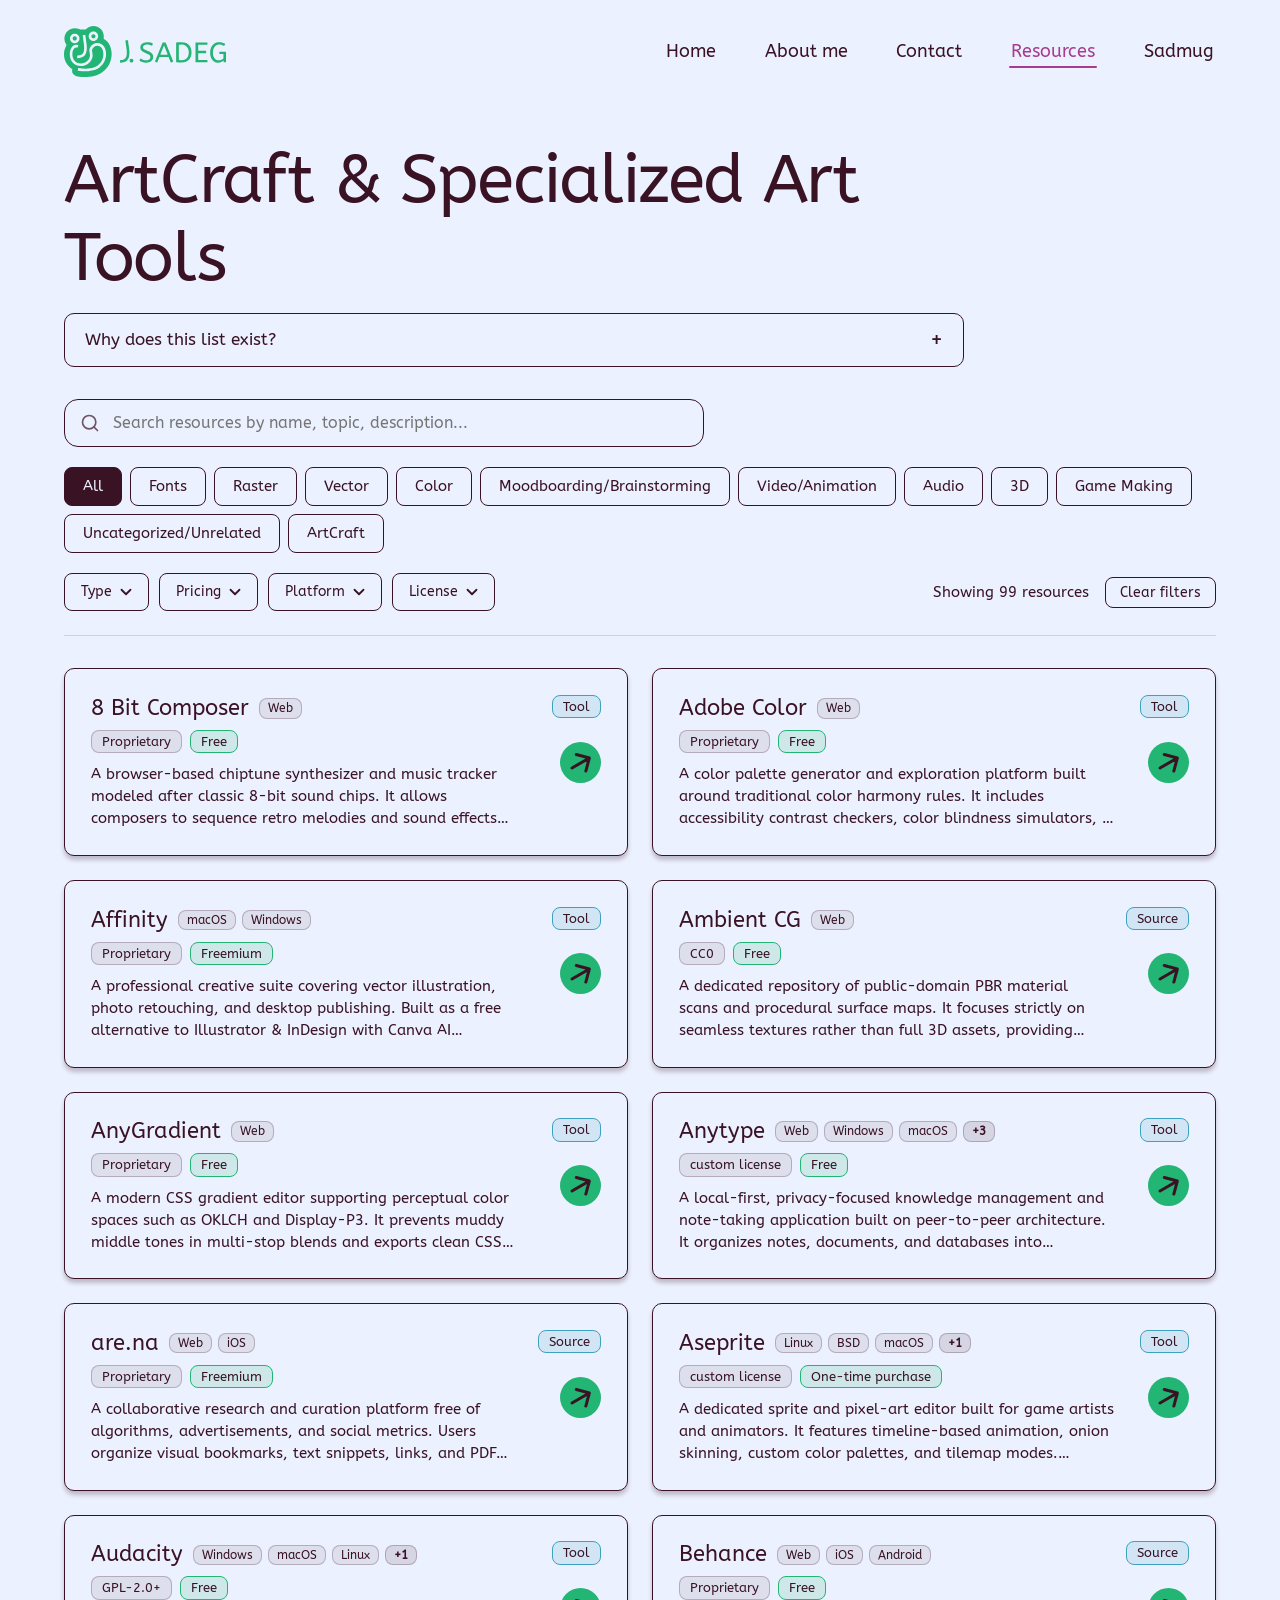
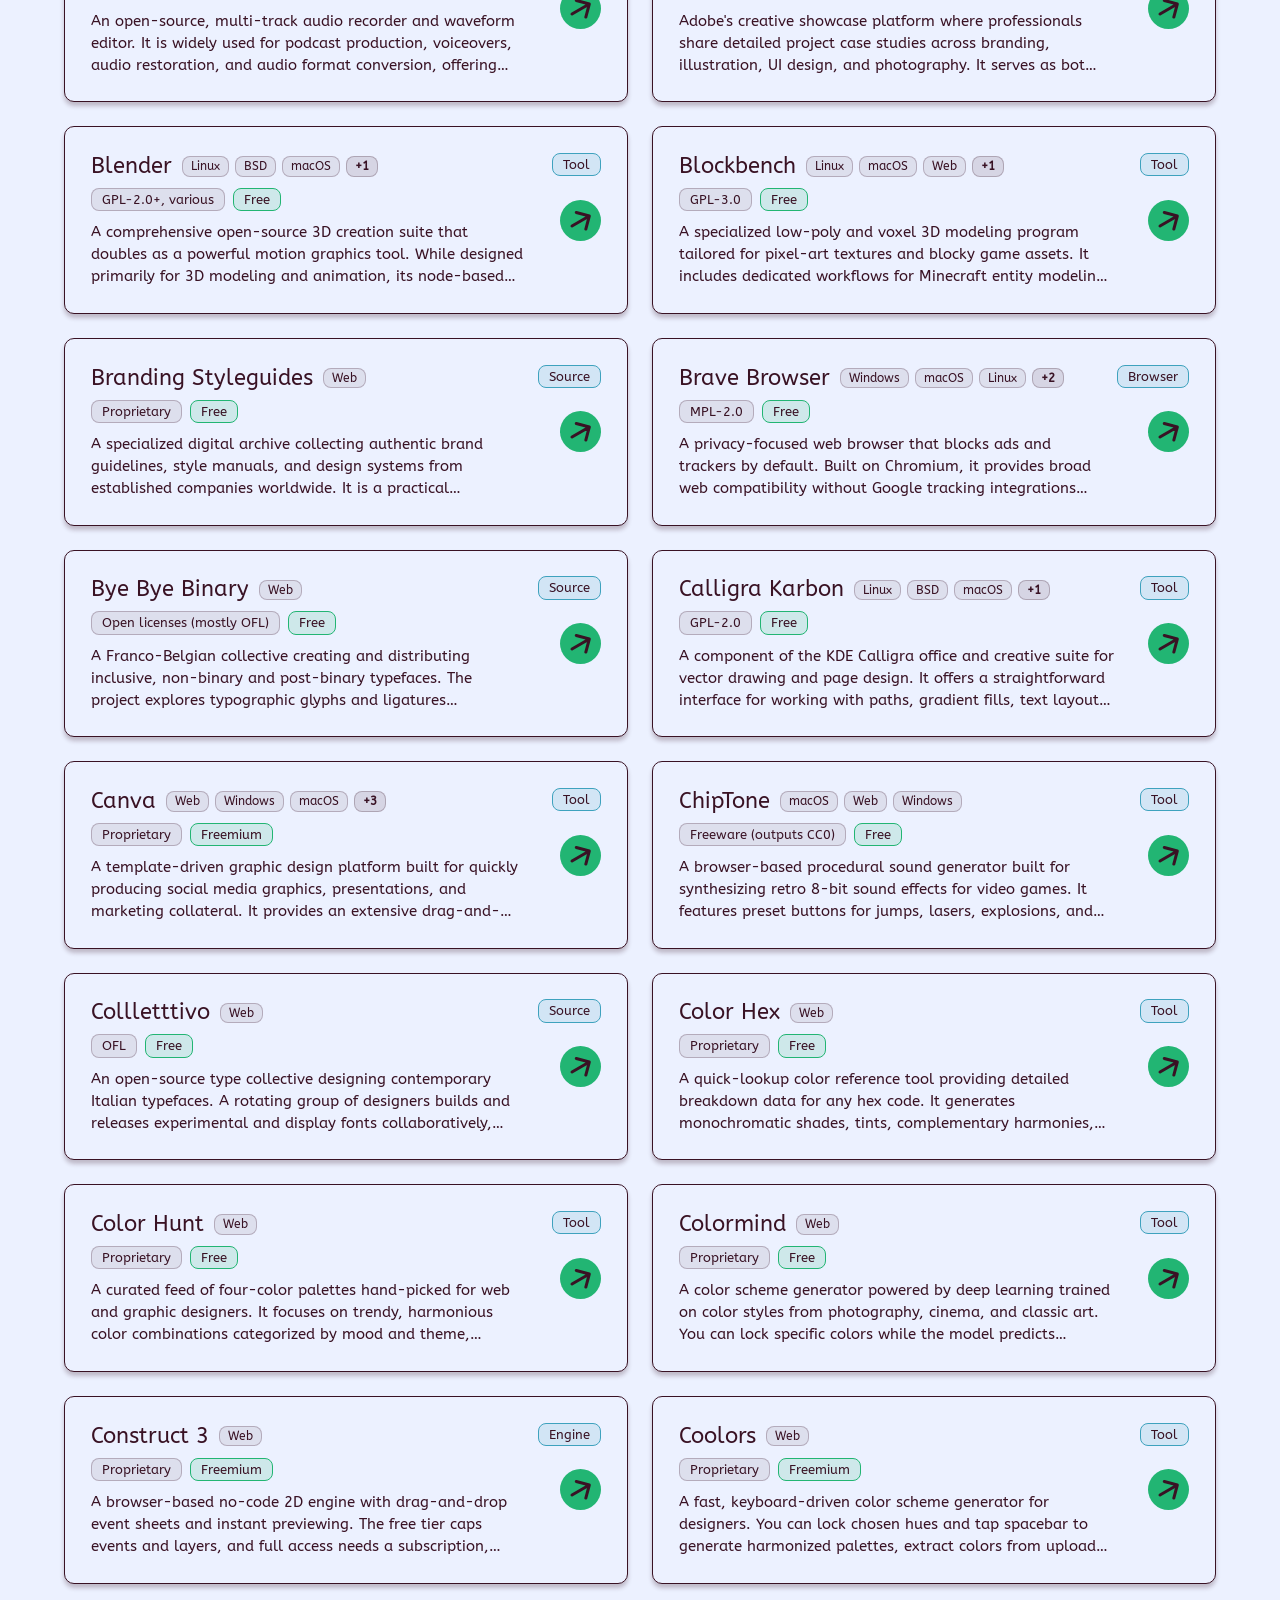
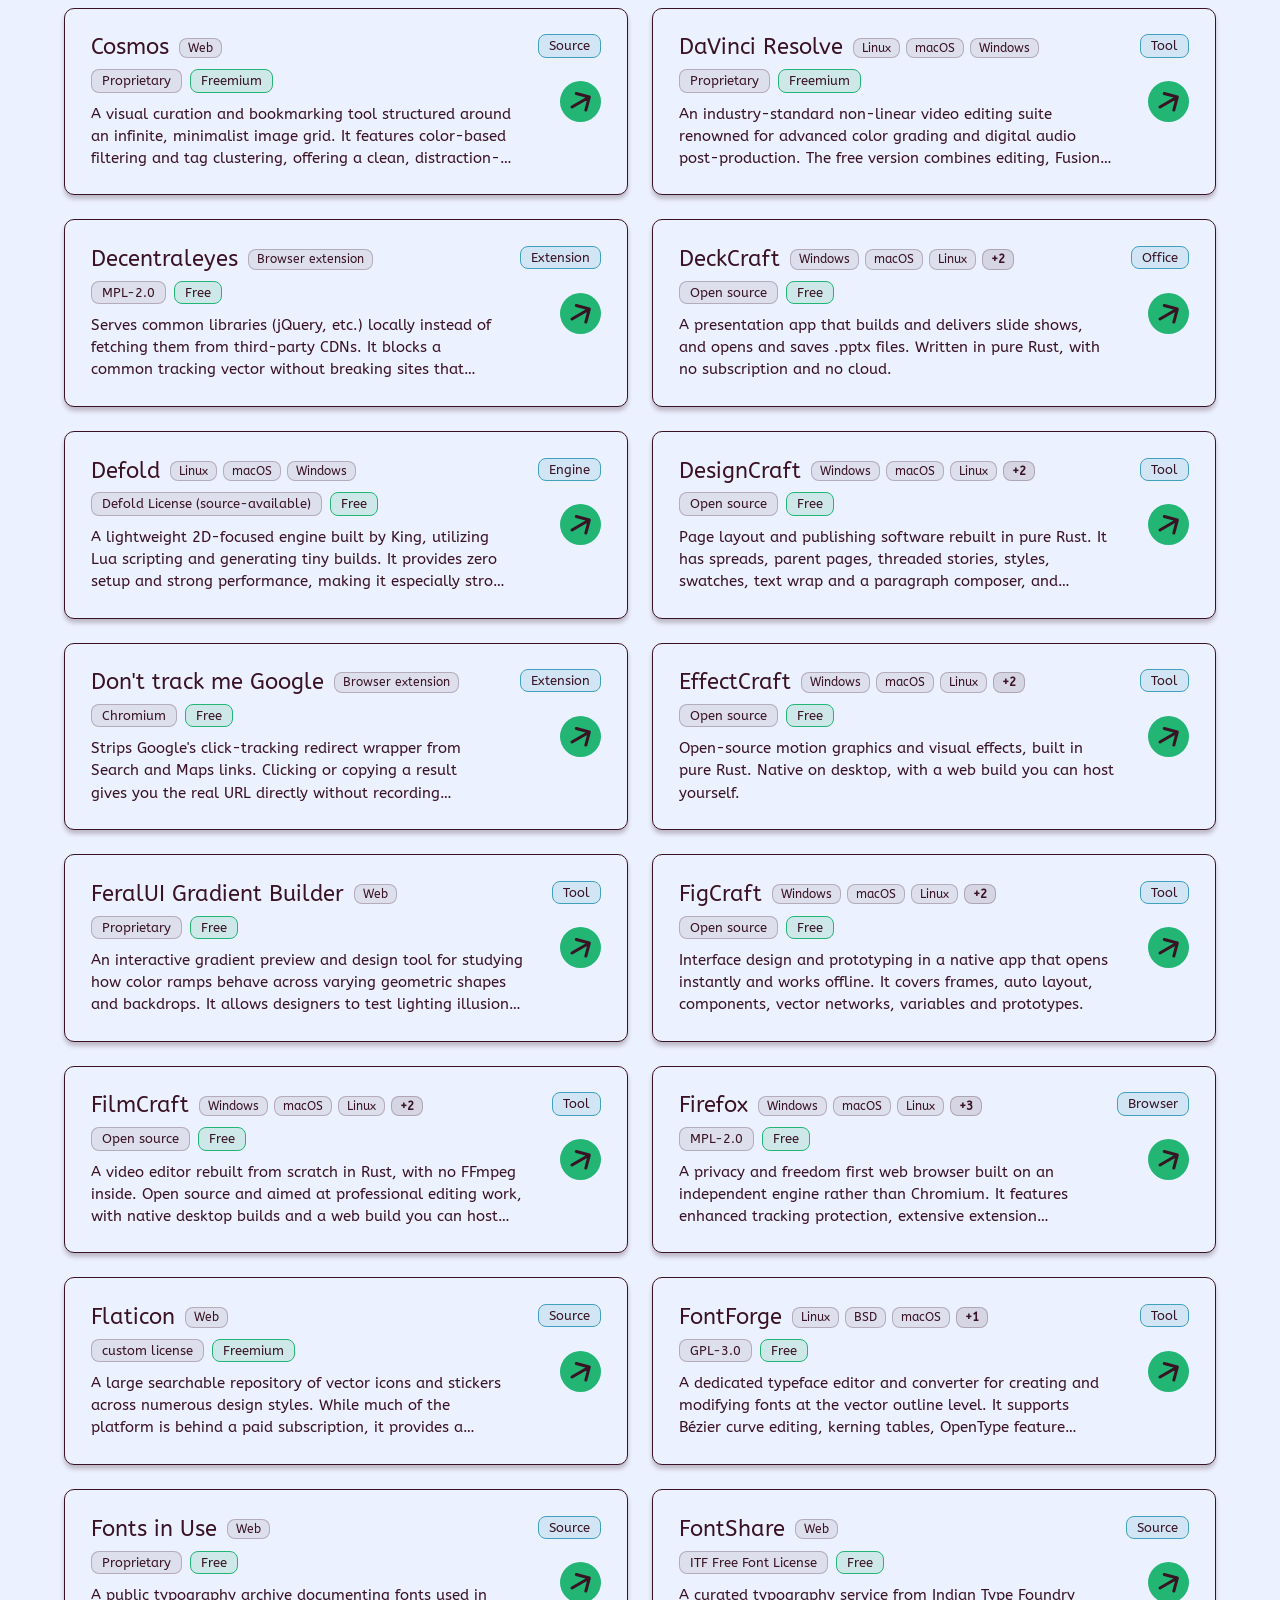
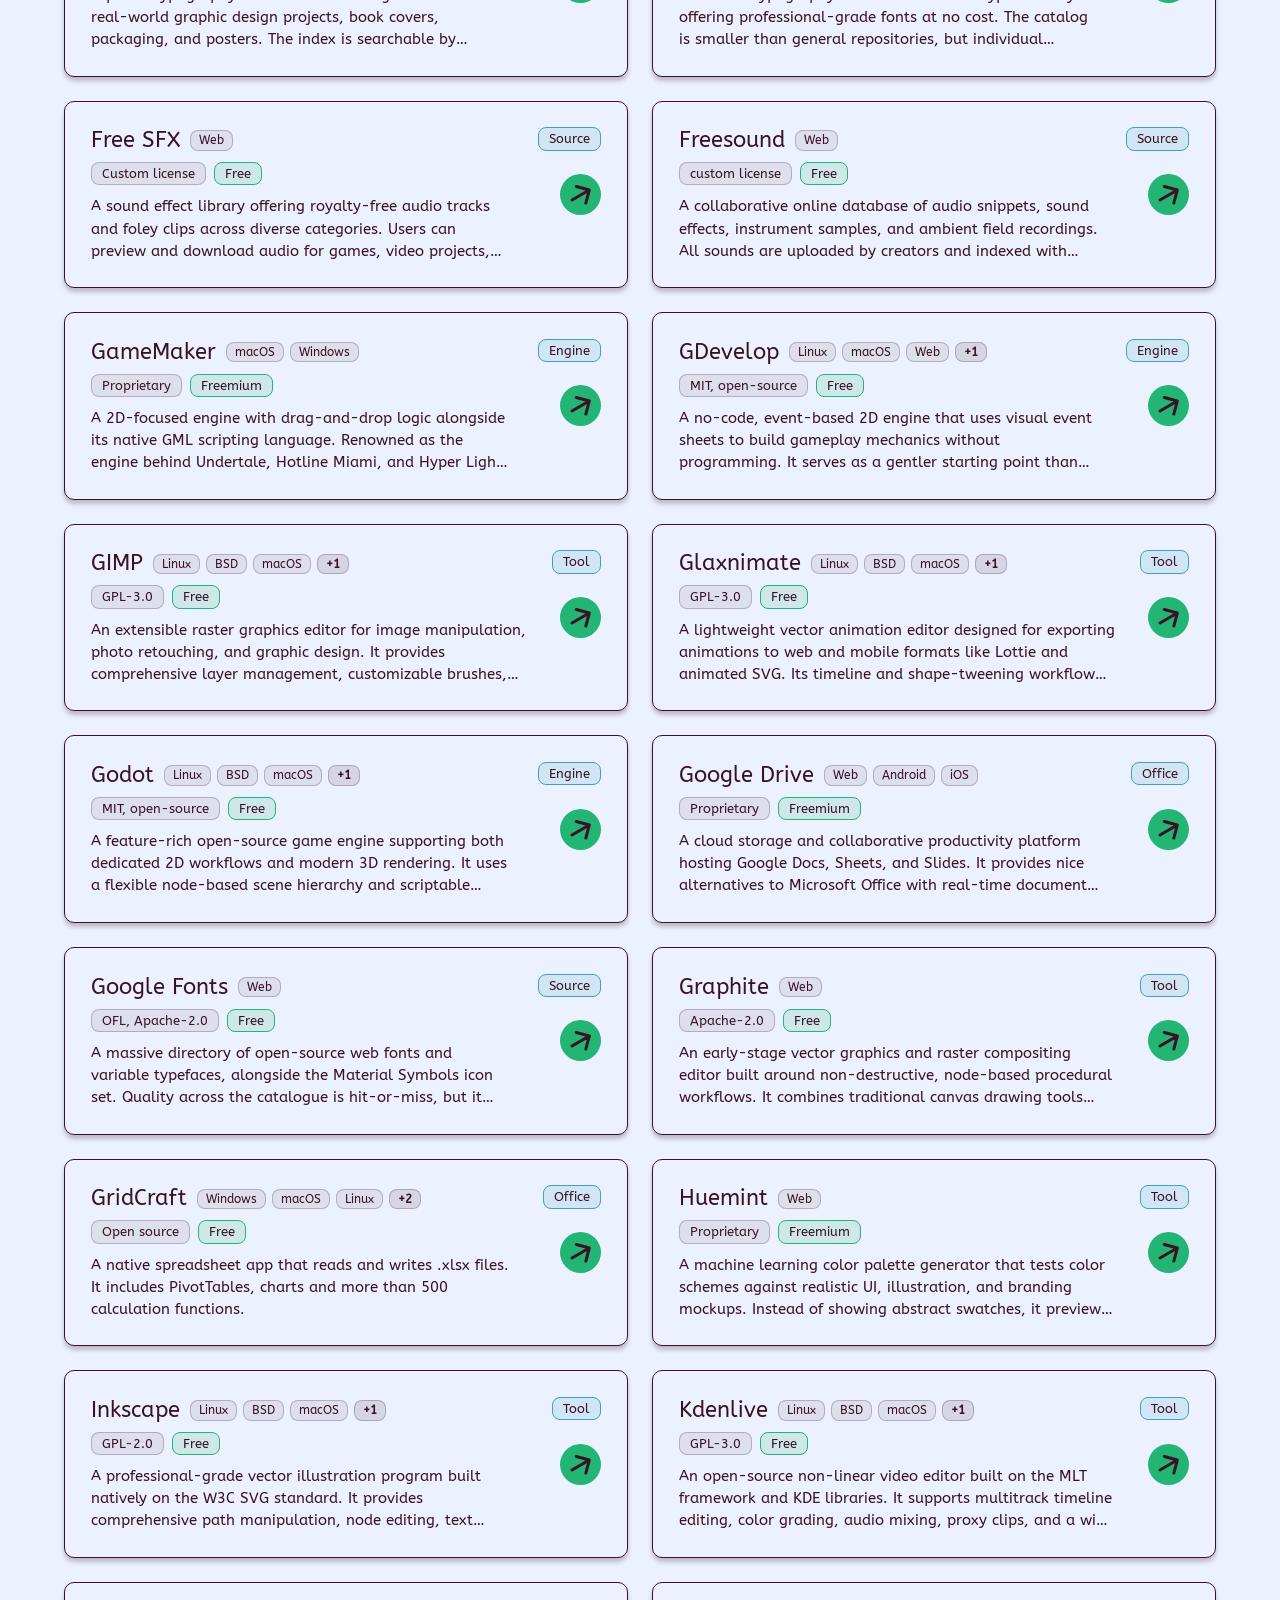
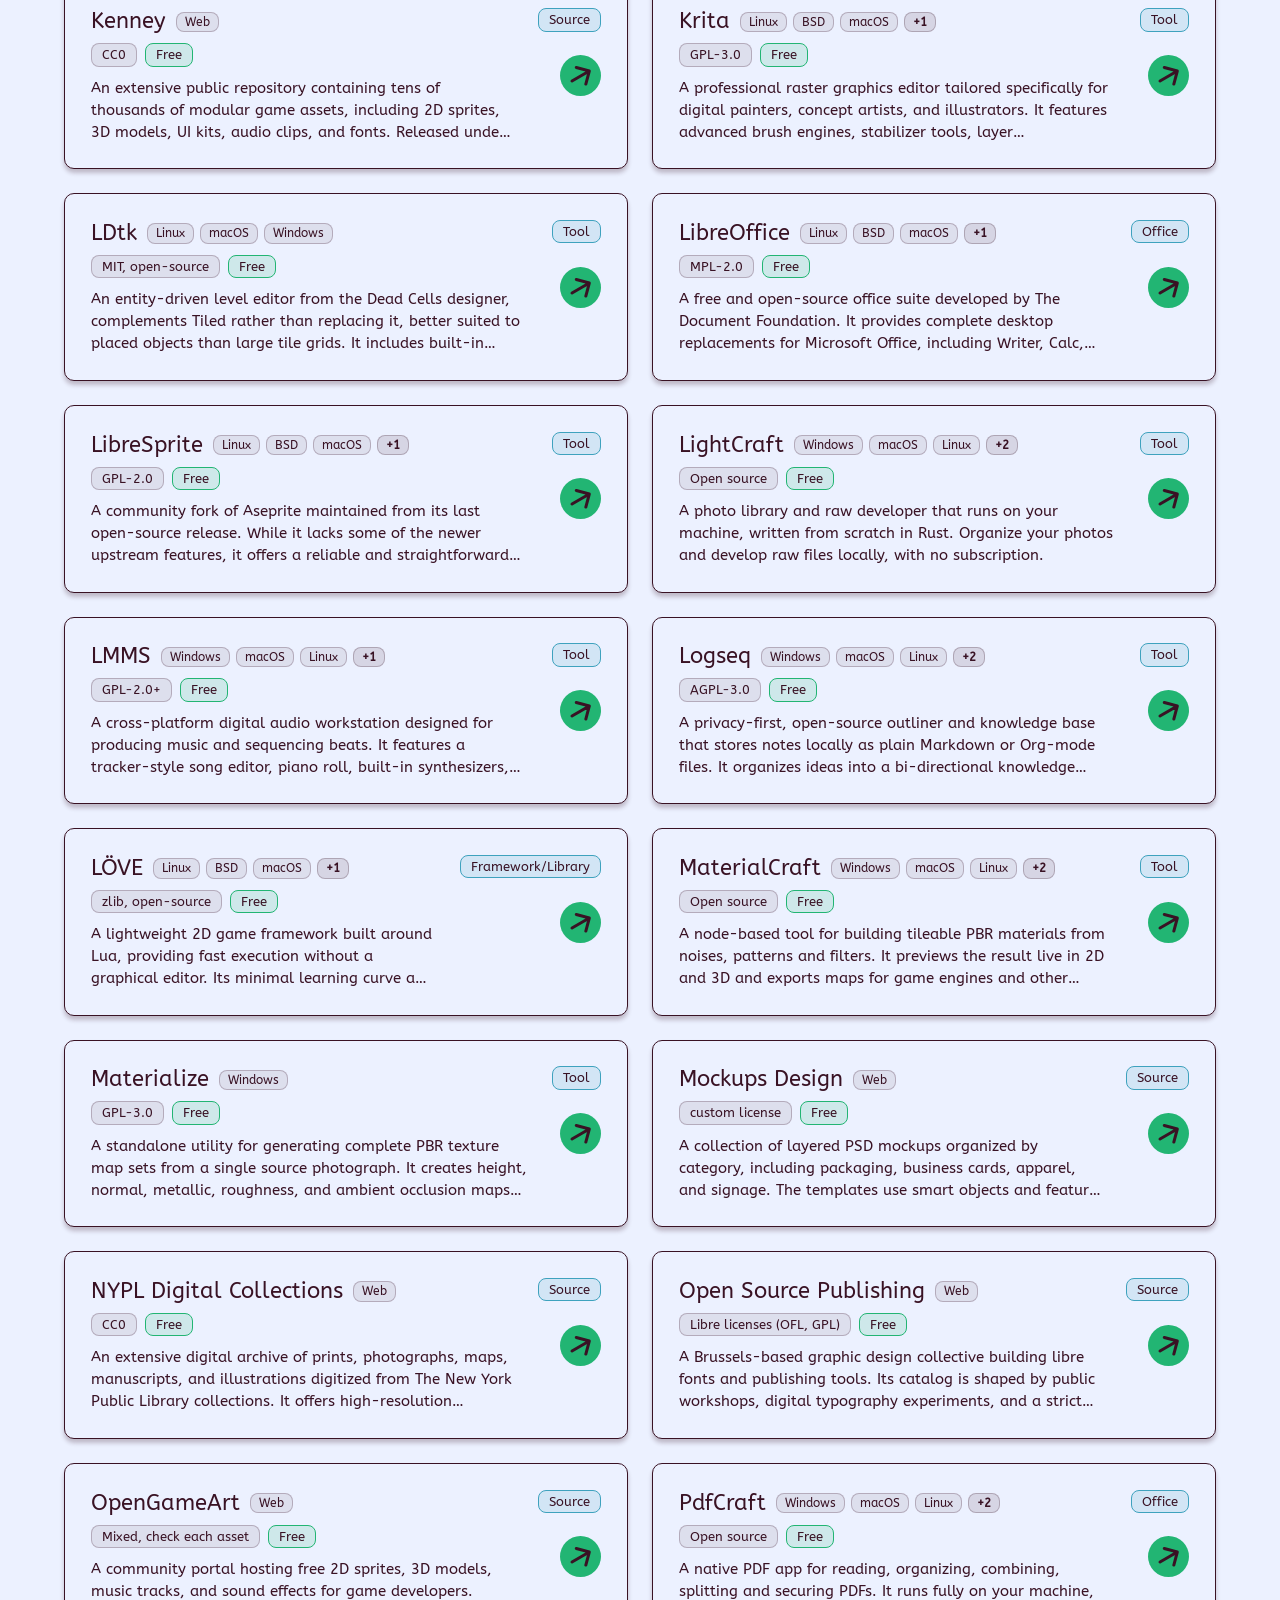
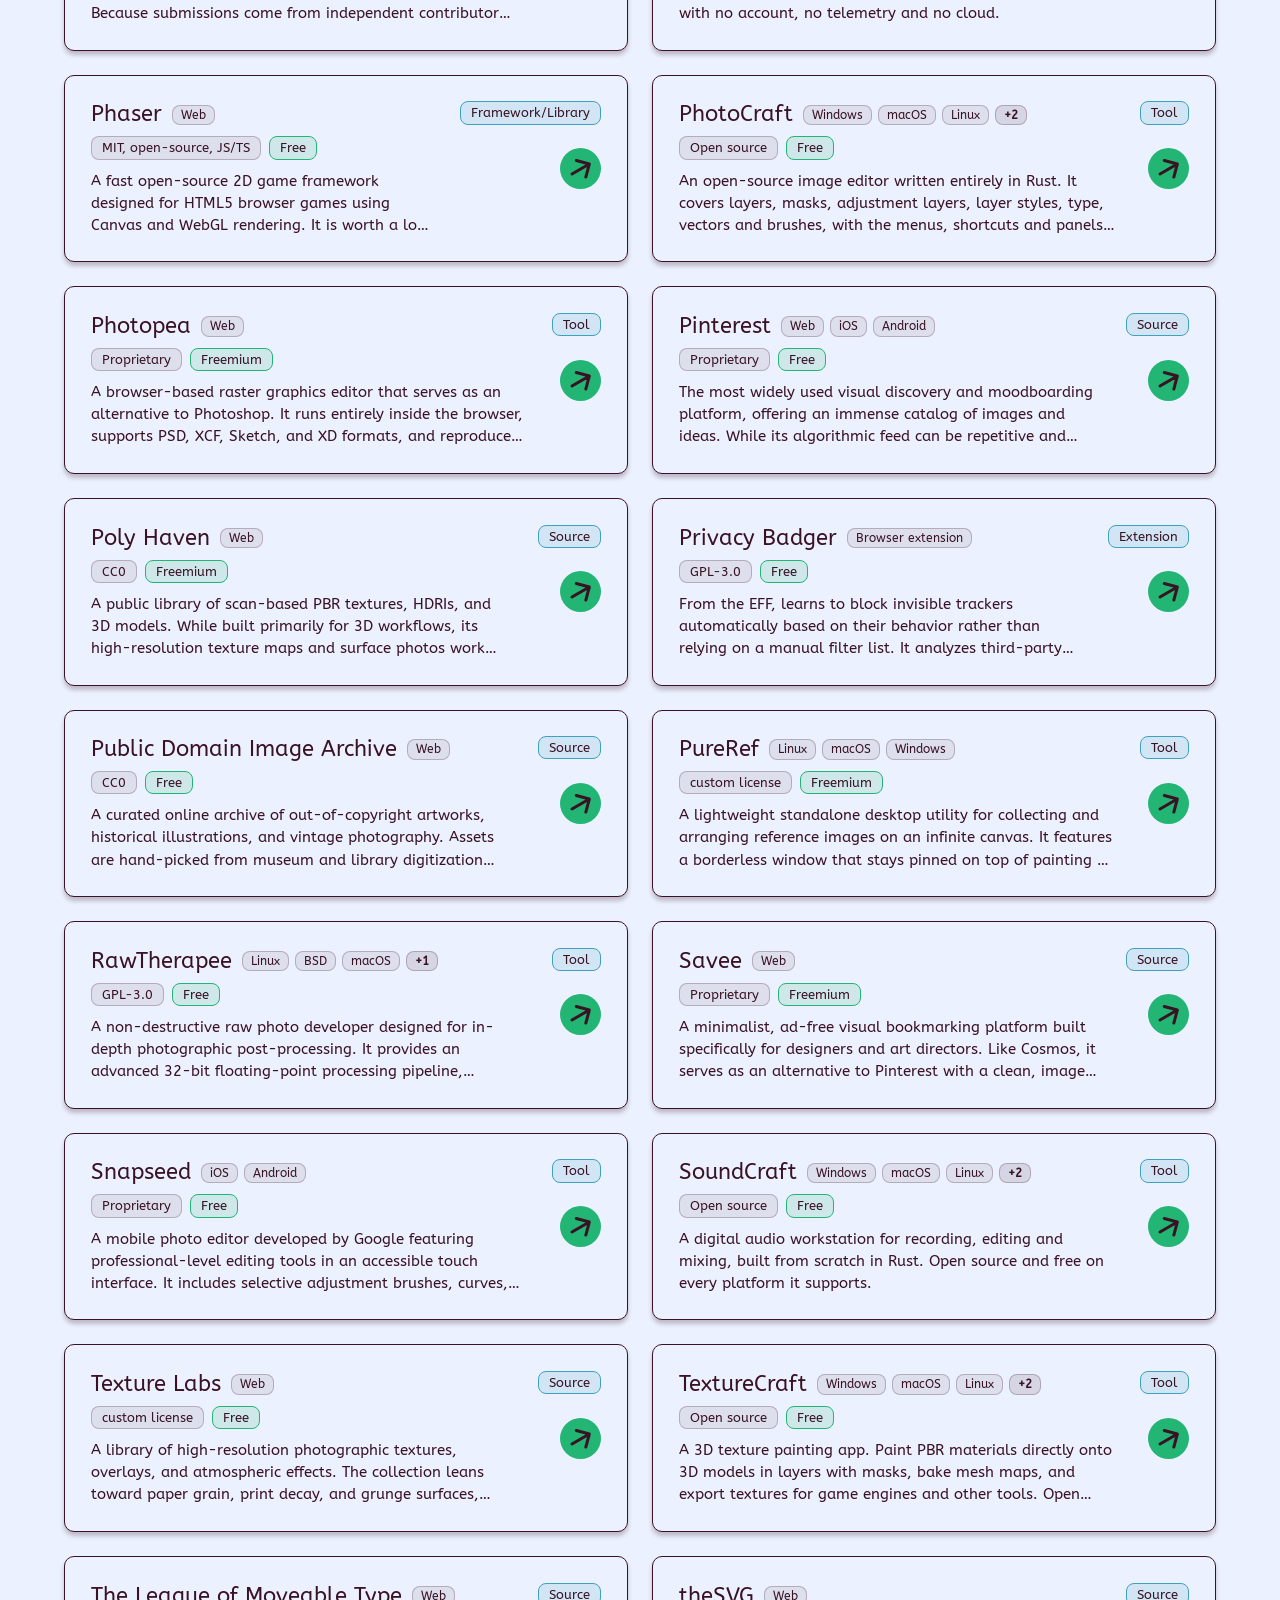
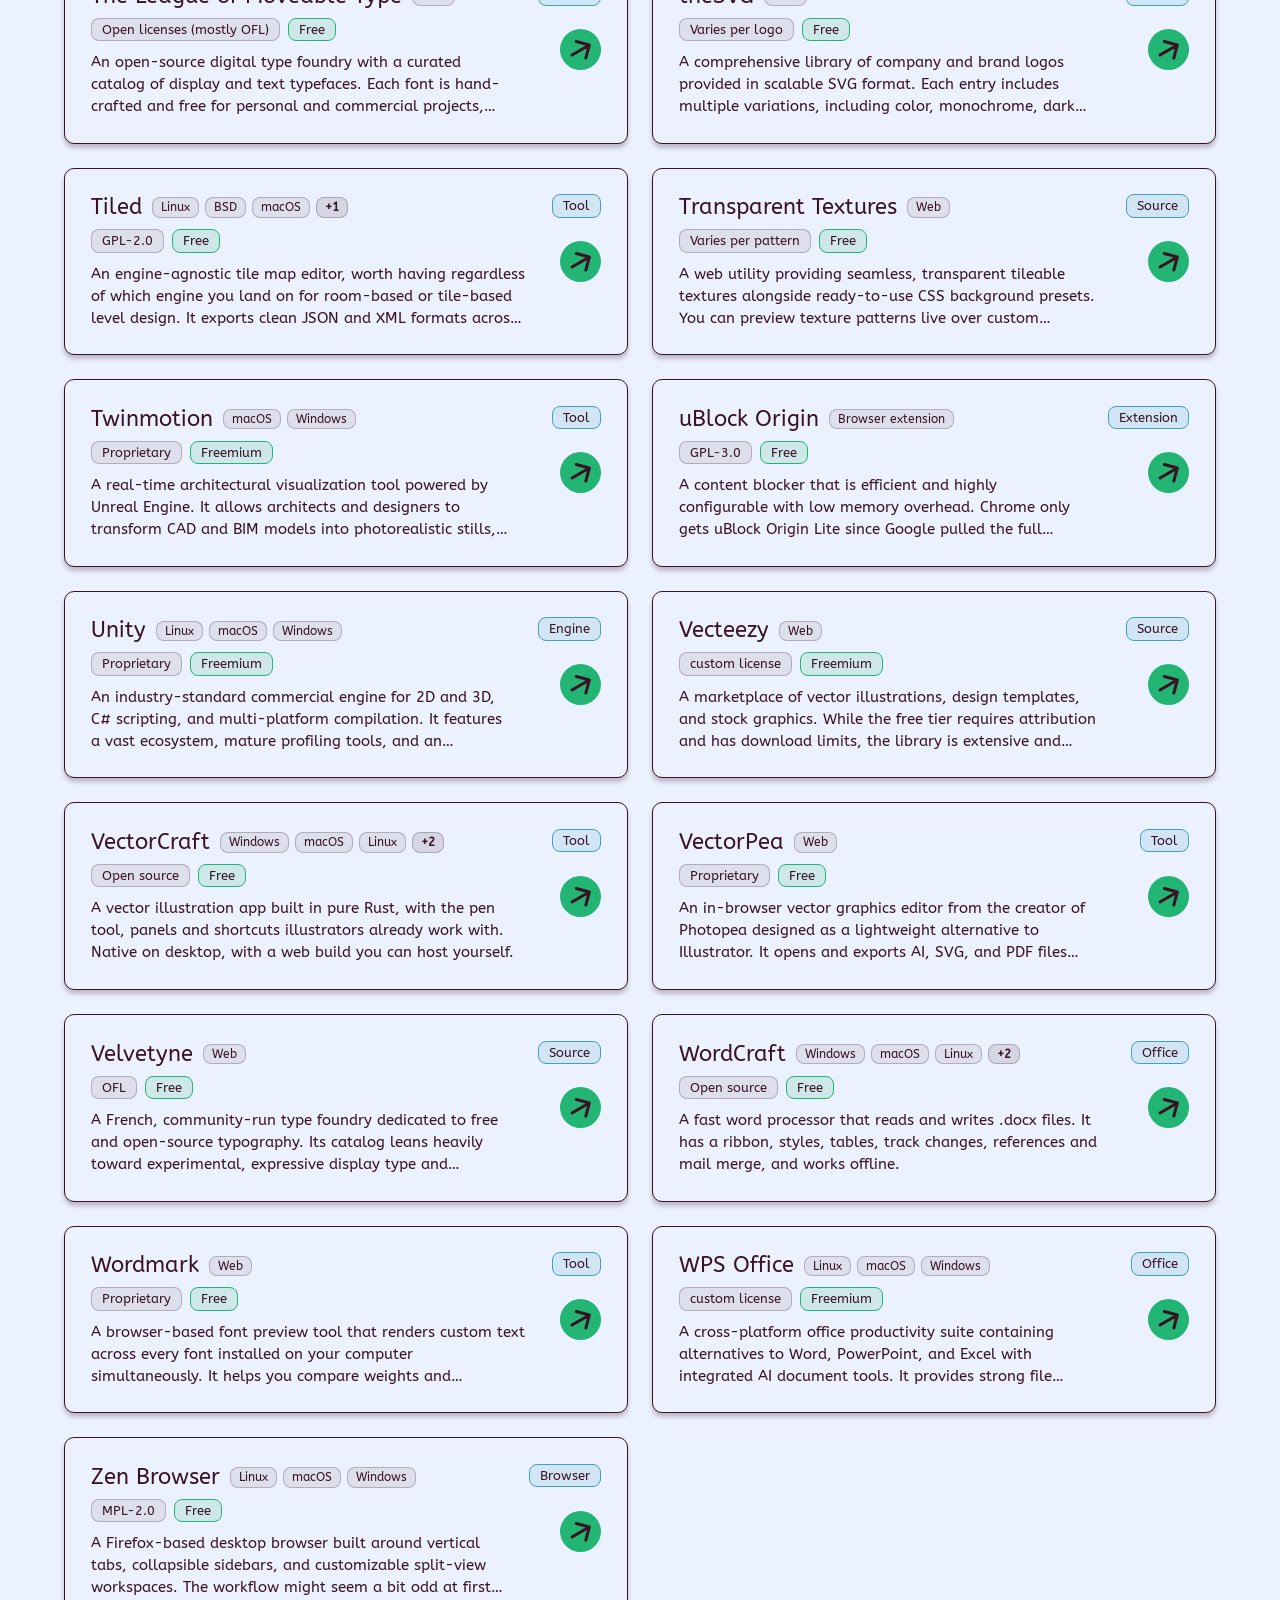
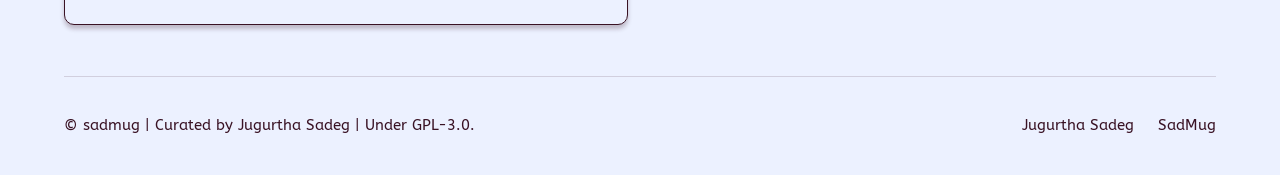
<file: artcraft/index.html>
<!DOCTYPE html>
<html lang="en">
<head>
  <meta charset="UTF-8">
  <meta name="viewport" content="width=device-width, initial-scale=1.0">
  <title>ArtCraft &amp; Pixel Art Creative Tools | J. Sadeg</title>
  <meta name="description" content="Curated directory of pixel art editors, generative art tools, and digital crafting software for creators.">
  <link rel="canonical" href="https://resources.sadmug.dev/artcraft/">

  <!-- Open Graph -->
  <meta property="og:type" content="website">
  <meta property="og:site_name" content="Creative Resources">
  <meta property="og:title" content="ArtCraft &amp; Pixel Art Creative Tools | J. Sadeg">
  <meta property="og:description" content="Curated directory of pixel art editors, generative art tools, and digital crafting software for creators.">
  <meta property="og:url" content="https://resources.sadmug.dev/artcraft/">
  <meta property="og:image" content="https://resources.sadmug.dev/og.png">
  <meta property="og:image:width" content="1200">
  <meta property="og:image:height" content="630">
  <meta property="og:image:alt" content="Creative Resources">

  <!-- Twitter Card -->
  <meta name="twitter:card" content="summary_large_image">
  <meta name="twitter:title" content="ArtCraft &amp; Pixel Art Creative Tools | J. Sadeg">
  <meta name="twitter:description" content="Curated directory of pixel art editors, generative art tools, and digital crafting software for creators.">
  <meta name="twitter:image" content="https://resources.sadmug.dev/og.png">

  <!-- Theme Color -->
  <meta name="theme-color" content="#ECF1FF">

  <!-- Favicons -->
  <link rel="icon" href="/favicon.ico" sizes="32x32">
  <link rel="icon" href="/icon/icon.svg" type="image/svg+xml">
  <link rel="apple-touch-icon" href="/icon/apple-touch-icon.png">

  <!-- Google Fonts: ABeeZee -->
  <link rel="preconnect" href="https://fonts.googleapis.com">
  <link rel="preconnect" href="https://fonts.gstatic.com" crossorigin>
  <link href="https://fonts.googleapis.com/css2?family=ABeeZee:ital@0;1&display=swap" rel="stylesheet">

  <!-- Live Stylesheets from J. Sadeg -->
  <link rel="stylesheet" href="https://jugurthasadeg.sadmug.dev/css/tokens.css">
  <link rel="stylesheet" href="https://jugurthasadeg.sadmug.dev/css/components.css">

  <!-- Page-specific Stylesheet -->
  <link rel="stylesheet" href="/css/resources.css">
</head>
<body data-current-group="artcraft">
  <div class="page-wrapper">
    <!-- Header Navigation -->
    <header class="site-header" role="banner">
      <div class="nav-container">
        <a href="https://jugurthasadeg.sadmug.dev" class="brand-link" aria-label="Jugurtha Sadeg, graphic design" target="_blank" rel="noopener noreferrer">
          <img src="/assets/logo/logo-light.svg" alt="J. SADEG Logo" class="brand-logo" width="250" height="79">
        </a>
        <button type="button" class="burger-btn" id="burger-btn" aria-label="Open menu" aria-expanded="false" aria-controls="site-nav">
          <svg class="burger-icon burger-icon-open" width="24" height="24" viewBox="0 0 24 24" fill="none" stroke="currentColor" stroke-width="2" stroke-linecap="round" aria-hidden="true">
            <line x1="4" y1="6" x2="20" y2="6"></line>
            <line x1="4" y1="12" x2="20" y2="12"></line>
            <line x1="4" y1="18" x2="20" y2="18"></line>
          </svg>
          <svg class="burger-icon burger-icon-close" width="24" height="24" viewBox="0 0 24 24" fill="none" stroke="currentColor" stroke-width="2" stroke-linecap="round" aria-hidden="true">
            <line x1="5" y1="5" x2="19" y2="19"></line>
            <line x1="19" y1="5" x2="5" y2="19"></line>
          </svg>
        </button>
        <nav class="site-nav" id="site-nav" role="navigation" aria-label="Main Navigation">
          <ul class="nav-list">
            <li><a href="https://jugurthasadeg.sadmug.dev/index.html" class="nav-link">Home</a></li>
            <li><a href="https://jugurthasadeg.sadmug.dev/about.html" class="nav-link">About me</a></li>
            <li><a href="https://jugurthasadeg.sadmug.dev/contact.html" class="nav-link">Contact</a></li>
            <li><a href="/" class="nav-link active" aria-current="page">Resources</a></li>
            <li><a href="https://sadmug.dev" class="nav-link" target="_blank" rel="noopener noreferrer">Sadmug</a></li>
          </ul>
        </nav>
      </div>
    </header>

    <!-- Main Content -->
    <main id="main-content">
      <!-- Intro Section -->
      <section class="intro-section" aria-labelledby="page-title">
        <div class="intro-content">
          <h1 id="page-title" class="page-title">ArtCraft &amp; Specialized Art Tools</h1>
          <details class="intro-details">
            <summary class="intro-summary">Why does this list exist?</summary>
            <div class="intro-text">
              <p>Pixel art utilities, generative creation software, procedural tools, and niche crafting resources for digital artists.</p>
            </div>
          </details>
        </div>
      </section>

      <!-- Filter & Search Section -->
      <section class="filters-section" aria-label="Filters and Search">
        <div class="filters-wrapper">
          <!-- Search Box -->
          <div class="search-container">
            <svg class="search-icon" width="20" height="20" viewBox="0 0 24 24" fill="none" stroke="currentColor" stroke-width="2" stroke-linecap="round" stroke-linejoin="round" aria-hidden="true">
              <circle cx="11" cy="11" r="8"></circle>
              <line x1="21" y1="21" x2="16.65" y2="16.65"></line>
            </svg>
            <input type="search" id="search-input" class="search-input" placeholder="Search resources by name, topic, description..." aria-label="Search resources">
            <button type="button" id="search-clear-btn" class="search-clear-btn" aria-label="Clear search text" hidden>&times;</button>
          </div>

          <!-- Group Buttons -->
          <div class="groups-container" role="toolbar" aria-label="Resource Groups">
        <a href="/" class="group-btn" data-group="all">All</a>
        <a href="/fonts/" class="group-btn" data-group="fonts">Fonts</a>
        <a href="/raster/" class="group-btn" data-group="raster">Raster</a>
        <a href="/vector/" class="group-btn" data-group="vector">Vector</a>
        <a href="/color/" class="group-btn" data-group="color">Color</a>
        <a href="/moodboarding/" class="group-btn" data-group="moodboarding">Moodboarding/Brainstorming</a>
        <a href="/video/" class="group-btn" data-group="video">Video/Animation</a>
        <a href="/audio/" class="group-btn" data-group="audio">Audio</a>
        <a href="/3d/" class="group-btn" data-group="3d">3D</a>
        <a href="/game-making/" class="group-btn" data-group="game-making">Game Making</a>
        <a href="/other/" class="group-btn" data-group="other">Uncategorized/Unrelated</a>
        <a href="/artcraft/" class="group-btn active" data-group="artcraft">ArtCraft</a>
          </div>

          <!-- Secondary Filters Row -->
          <div class="filter-controls-row">
            <div class="filter-dropdowns">
              <!-- Type Dropdown -->
              <details class="filter-dropdown" data-filter="type">
                <summary class="filter-summary">
                  <span>Type</span>
                  <span class="filter-count-badge" hidden>0</span>
                  <svg class="filter-summary-chevron" width="12" height="8" viewBox="0 0 12 8" fill="none" xmlns="http://www.w3.org/2000/svg" aria-hidden="true">
              <path d="M1.5 1.75L6 6.25L10.5 1.75" stroke="currentColor" stroke-width="1.8" stroke-linecap="round" stroke-linejoin="round"/>
            </svg>
                </summary>
                <div class="filter-dropdown-menu">
            <label class="filter-option">
              <input type="checkbox" data-filter="type" value="source">
              <span>Source</span>
            </label>
            <label class="filter-option">
              <input type="checkbox" data-filter="type" value="tool">
              <span>Tool</span>
            </label>
            <label class="filter-option">
              <input type="checkbox" data-filter="type" value="framework">
              <span>Framework/Library</span>
            </label>
            <label class="filter-option">
              <input type="checkbox" data-filter="type" value="engine">
              <span>Engine</span>
            </label>
            <label class="filter-option">
              <input type="checkbox" data-filter="type" value="extension">
              <span>Extension</span>
            </label>
            <label class="filter-option">
              <input type="checkbox" data-filter="type" value="browser">
              <span>Browser</span>
            </label>
            <label class="filter-option">
              <input type="checkbox" data-filter="type" value="office">
              <span>Office</span>
            </label>
                </div>
              </details>

              <!-- Pricing Dropdown -->
              <details class="filter-dropdown" data-filter="pricing">
                <summary class="filter-summary">
                  <span>Pricing</span>
                  <span class="filter-count-badge" hidden>0</span>
                  <svg class="filter-summary-chevron" width="12" height="8" viewBox="0 0 12 8" fill="none" xmlns="http://www.w3.org/2000/svg" aria-hidden="true">
              <path d="M1.5 1.75L6 6.25L10.5 1.75" stroke="currentColor" stroke-width="1.8" stroke-linecap="round" stroke-linejoin="round"/>
            </svg>
                </summary>
                <div class="filter-dropdown-menu">
            <label class="filter-option">
              <input type="checkbox" data-filter="pricing" value="free">
              <span>Free</span>
            </label>
            <label class="filter-option">
              <input type="checkbox" data-filter="pricing" value="freemium">
              <span>Freemium</span>
            </label>
            <label class="filter-option">
              <input type="checkbox" data-filter="pricing" value="one-time">
              <span>One-time purchase</span>
            </label>
            <label class="filter-option">
              <input type="checkbox" data-filter="pricing" value="subscription">
              <span>Subscription</span>
            </label>
            <label class="filter-option">
              <input type="checkbox" data-filter="pricing" value="paid">
              <span>Paid</span>
            </label>
                </div>
              </details>

              <!-- Platform Dropdown -->
              <details class="filter-dropdown" data-filter="platform">
                <summary class="filter-summary">
                  <span>Platform</span>
                  <span class="filter-count-badge" hidden>0</span>
                  <svg class="filter-summary-chevron" width="12" height="8" viewBox="0 0 12 8" fill="none" xmlns="http://www.w3.org/2000/svg" aria-hidden="true">
              <path d="M1.5 1.75L6 6.25L10.5 1.75" stroke="currentColor" stroke-width="1.8" stroke-linecap="round" stroke-linejoin="round"/>
            </svg>
                </summary>
                <div class="filter-dropdown-menu">
            <label class="filter-option">
              <input type="checkbox" data-filter="platform" value="linux">
              <span>Linux</span>
            </label>
            <label class="filter-option">
              <input type="checkbox" data-filter="platform" value="windows">
              <span>Windows</span>
            </label>
            <label class="filter-option">
              <input type="checkbox" data-filter="platform" value="macos">
              <span>macOS</span>
            </label>
            <label class="filter-option">
              <input type="checkbox" data-filter="platform" value="bsd">
              <span>BSD</span>
            </label>
            <label class="filter-option">
              <input type="checkbox" data-filter="platform" value="web">
              <span>Web</span>
            </label>
            <label class="filter-option">
              <input type="checkbox" data-filter="platform" value="android">
              <span>Android</span>
            </label>
            <label class="filter-option">
              <input type="checkbox" data-filter="platform" value="ios">
              <span>iOS</span>
            </label>
            <label class="filter-option">
              <input type="checkbox" data-filter="platform" value="ipad">
              <span>iPadOS</span>
            </label>
            <label class="filter-option">
              <input type="checkbox" data-filter="platform" value="chromeos">
              <span>ChromeOS</span>
            </label>
            <label class="filter-option">
              <input type="checkbox" data-filter="platform" value="browser-extension">
              <span>Browser extension</span>
            </label>
                </div>
              </details>

              <!-- License Dropdown -->
              <details class="filter-dropdown" data-filter="license">
                <summary class="filter-summary">
                  <span>License</span>
                  <span class="filter-count-badge" hidden>0</span>
                  <svg class="filter-summary-chevron" width="12" height="8" viewBox="0 0 12 8" fill="none" xmlns="http://www.w3.org/2000/svg" aria-hidden="true">
              <path d="M1.5 1.75L6 6.25L10.5 1.75" stroke="currentColor" stroke-width="1.8" stroke-linecap="round" stroke-linejoin="round"/>
            </svg>
                </summary>
                <div class="filter-dropdown-menu">
            <label class="filter-option">
              <input type="checkbox" data-filter="license" value="AGPL-3.0">
              <span>AGPL-3.0</span>
            </label>
            <label class="filter-option">
              <input type="checkbox" data-filter="license" value="Apache-2.0">
              <span>Apache-2.0</span>
            </label>
            <label class="filter-option">
              <input type="checkbox" data-filter="license" value="CC0">
              <span>CC0</span>
            </label>
            <label class="filter-option">
              <input type="checkbox" data-filter="license" value="Chromium">
              <span>Chromium</span>
            </label>
            <label class="filter-option">
              <input type="checkbox" data-filter="license" value="custom license">
              <span>custom license</span>
            </label>
            <label class="filter-option">
              <input type="checkbox" data-filter="license" value="Custom license">
              <span>Custom license</span>
            </label>
            <label class="filter-option">
              <input type="checkbox" data-filter="license" value="Defold License (source-available)">
              <span>Defold License (source-available)</span>
            </label>
            <label class="filter-option">
              <input type="checkbox" data-filter="license" value="Freeware (outputs CC0)">
              <span>Freeware (outputs CC0)</span>
            </label>
            <label class="filter-option">
              <input type="checkbox" data-filter="license" value="GPL-2.0">
              <span>GPL-2.0</span>
            </label>
            <label class="filter-option">
              <input type="checkbox" data-filter="license" value="GPL-2.0+">
              <span>GPL-2.0+</span>
            </label>
            <label class="filter-option">
              <input type="checkbox" data-filter="license" value="GPL-2.0+, various">
              <span>GPL-2.0+, various</span>
            </label>
            <label class="filter-option">
              <input type="checkbox" data-filter="license" value="GPL-3.0">
              <span>GPL-3.0</span>
            </label>
            <label class="filter-option">
              <input type="checkbox" data-filter="license" value="ITF Free Font License">
              <span>ITF Free Font License</span>
            </label>
            <label class="filter-option">
              <input type="checkbox" data-filter="license" value="Libre licenses (OFL, GPL)">
              <span>Libre licenses (OFL, GPL)</span>
            </label>
            <label class="filter-option">
              <input type="checkbox" data-filter="license" value="MIT, open-source">
              <span>MIT, open-source</span>
            </label>
            <label class="filter-option">
              <input type="checkbox" data-filter="license" value="MIT, open-source, JS/TS">
              <span>MIT, open-source, JS/TS</span>
            </label>
            <label class="filter-option">
              <input type="checkbox" data-filter="license" value="Mixed, check each asset">
              <span>Mixed, check each asset</span>
            </label>
            <label class="filter-option">
              <input type="checkbox" data-filter="license" value="MPL-2.0">
              <span>MPL-2.0</span>
            </label>
            <label class="filter-option">
              <input type="checkbox" data-filter="license" value="OFL">
              <span>OFL</span>
            </label>
            <label class="filter-option">
              <input type="checkbox" data-filter="license" value="OFL, Apache-2.0">
              <span>OFL, Apache-2.0</span>
            </label>
            <label class="filter-option">
              <input type="checkbox" data-filter="license" value="Open licenses (mostly OFL)">
              <span>Open licenses (mostly OFL)</span>
            </label>
            <label class="filter-option">
              <input type="checkbox" data-filter="license" value="Open source">
              <span>Open source</span>
            </label>
            <label class="filter-option">
              <input type="checkbox" data-filter="license" value="Proprietary">
              <span>Proprietary</span>
            </label>
            <label class="filter-option">
              <input type="checkbox" data-filter="license" value="Varies per logo">
              <span>Varies per logo</span>
            </label>
            <label class="filter-option">
              <input type="checkbox" data-filter="license" value="Varies per pattern">
              <span>Varies per pattern</span>
            </label>
            <label class="filter-option">
              <input type="checkbox" data-filter="license" value="zlib, open-source">
              <span>zlib, open-source</span>
            </label>
                </div>
              </details>
            </div>

            <!-- Actions and Results Count -->
            <div class="filter-actions">
              <div id="results-count" class="results-count" aria-live="polite">Showing 14 resources</div>
              <button type="button" class="btn-clear-filters" id="clear-filters-btn">Clear filters</button>
            </div>
          </div>
        </div>
      </section>

      <!-- Empty State -->
      <div class="empty-state" id="empty-state" hidden>
        <p class="empty-title">No resources found matching your current filters.</p>
        <button type="button" class="btn-clear-filters" id="empty-clear-btn">Clear all filters</button>
      </div>

      <!-- Resource Cards Grid -->
      <section class="resources-section" aria-label="Resources List">
        <div class="resources-grid" id="resources-grid">
        <article class="resource-card" role="button" tabindex="0" data-id="8-bit-composer" data-name="8 Bit Composer" data-groups="audio" data-type="tool" data-pricing="free" data-platforms="web" data-license="Proprietary" data-search="8 bit composer a browser-based chiptune synthesizer and music tracker modeled after classic 8-bit sound chips. it allows composers to sequence retro melodies and sound effects directly in the browser across multiple voice channels." aria-label="View details for 8 Bit Composer" hidden style="display:none;">
          <div class="card-left">
            <div class="card-title-row">
              <h2 class="card-name">8 Bit Composer</h2>
              <div class="card-platforms-preview"><span class="badge badge-platform">Web</span></div>
            </div>
            <div class="card-meta-line">
              <span class="badge badge-license">Proprietary</span>
              <span class="badge badge-pricing">Free</span>
            </div>
          <p class="card-description">A browser-based chiptune synthesizer and music tracker modeled after classic 8-bit sound chips. It allows composers to sequence retro melodies and sound effects directly in the browser across multiple voice channels.</p>
          </div>
          <span class="badge badge-type card-type-badge">Tool</span>
          <div class="card-arrow-wrap">
            <a href="https://8bitcomposer.com/" target="_blank" rel="noopener noreferrer" class="card-arrow-btn" aria-label="Open 8 Bit Composer" title="Open 8 Bit Composer">
              <svg width="41" height="41" viewBox="0 0 41 41" fill="none" xmlns="http://www.w3.org/2000/svg" aria-hidden="true">
                <circle cx="20.5" cy="20.5" r="20.5" fill="#22B573"/>
                <path d="M11.2501 24.7009C10.5326 25.1151 10.2868 26.0325 10.701 26.75C11.1152 27.4674 12.0326 27.7132 12.7501 27.299L12.0001 26L11.2501 24.7009ZM12.0001 26L12.7501 27.299L30.0706 17.299L29.3206 16L28.5706 14.7009L11.2501 24.7009L12.0001 26ZM30.7694 16.3882C30.9839 15.588 30.509 14.7655 29.7088 14.5511L16.6688 11.057C15.8686 10.8426 15.0461 11.3175 14.8317 12.1177C14.6173 12.9179 15.0921 13.7404 15.8923 13.9548L27.4834 17.0606L24.3776 28.6517C24.1632 29.4519 24.6381 30.2744 25.4383 30.4888C26.2385 30.7033 27.061 30.2284 27.2754 29.4282L30.7694 16.3882Z" fill="#391224"/>
              </svg>
            </a>
          </div>
        </article>
        <article class="resource-card" role="button" tabindex="0" data-id="adobe-color" data-name="Adobe Color" data-groups="color" data-type="tool" data-pricing="free" data-platforms="web" data-license="Proprietary" data-search="adobe color a color palette generator and exploration platform built around traditional color harmony rules. it includes accessibility contrast checkers, color blindness simulators, a searchable community library, and direct export options into adobe creative cloud applications." aria-label="View details for Adobe Color" hidden style="display:none;">
          <div class="card-left">
            <div class="card-title-row">
              <h2 class="card-name">Adobe Color</h2>
              <div class="card-platforms-preview"><span class="badge badge-platform">Web</span></div>
            </div>
            <div class="card-meta-line">
              <span class="badge badge-license">Proprietary</span>
              <span class="badge badge-pricing">Free</span>
            </div>
          <p class="card-description">A color palette generator and exploration platform built around traditional color harmony rules. It includes accessibility contrast checkers, color blindness simulators, a searchable community library, and direct export options into Adobe Creative Cloud applications.</p>
          </div>
          <span class="badge badge-type card-type-badge">Tool</span>
          <div class="card-arrow-wrap">
            <a href="https://color.adobe.com/" target="_blank" rel="noopener noreferrer" class="card-arrow-btn" aria-label="Open Adobe Color" title="Open Adobe Color">
              <svg width="41" height="41" viewBox="0 0 41 41" fill="none" xmlns="http://www.w3.org/2000/svg" aria-hidden="true">
                <circle cx="20.5" cy="20.5" r="20.5" fill="#22B573"/>
                <path d="M11.2501 24.7009C10.5326 25.1151 10.2868 26.0325 10.701 26.75C11.1152 27.4674 12.0326 27.7132 12.7501 27.299L12.0001 26L11.2501 24.7009ZM12.0001 26L12.7501 27.299L30.0706 17.299L29.3206 16L28.5706 14.7009L11.2501 24.7009L12.0001 26ZM30.7694 16.3882C30.9839 15.588 30.509 14.7655 29.7088 14.5511L16.6688 11.057C15.8686 10.8426 15.0461 11.3175 14.8317 12.1177C14.6173 12.9179 15.0921 13.7404 15.8923 13.9548L27.4834 17.0606L24.3776 28.6517C24.1632 29.4519 24.6381 30.2744 25.4383 30.4888C26.2385 30.7033 27.061 30.2284 27.2754 29.4282L30.7694 16.3882Z" fill="#391224"/>
              </svg>
            </a>
          </div>
        </article>
        <article class="resource-card" role="button" tabindex="0" data-id="affinity" data-name="Affinity" data-groups="raster,vector" data-type="tool" data-pricing="freemium" data-platforms="macos,windows" data-license="Proprietary" data-search="affinity a professional creative suite covering vector illustration, photo retouching, and desktop publishing. built as a free alternative to illustrator &amp; indesign with canva ai integration, it operates with a one-time purchase and no subscription. illustrator alternative indesign alternative photoshop alternative" aria-label="View details for Affinity" hidden style="display:none;">
          <div class="card-left">
            <div class="card-title-row">
              <h2 class="card-name">Affinity</h2>
              <div class="card-platforms-preview"><span class="badge badge-platform">macOS</span><span class="badge badge-platform">Windows</span></div>
            </div>
            <div class="card-meta-line">
              <span class="badge badge-license">Proprietary</span>
              <span class="badge badge-pricing">Freemium</span>
            </div>
          <p class="card-description">A professional creative suite covering vector illustration, photo retouching, and desktop publishing. Built as a free alternative to Illustrator &amp; InDesign with Canva AI integration, it operates with a one-time purchase and no subscription.</p>
          </div>
          <span class="badge badge-type card-type-badge">Tool</span>
          <div class="card-arrow-wrap">
            <a href="https://www.affinity.studio/" target="_blank" rel="noopener noreferrer" class="card-arrow-btn" aria-label="Open Affinity" title="Open Affinity">
              <svg width="41" height="41" viewBox="0 0 41 41" fill="none" xmlns="http://www.w3.org/2000/svg" aria-hidden="true">
                <circle cx="20.5" cy="20.5" r="20.5" fill="#22B573"/>
                <path d="M11.2501 24.7009C10.5326 25.1151 10.2868 26.0325 10.701 26.75C11.1152 27.4674 12.0326 27.7132 12.7501 27.299L12.0001 26L11.2501 24.7009ZM12.0001 26L12.7501 27.299L30.0706 17.299L29.3206 16L28.5706 14.7009L11.2501 24.7009L12.0001 26ZM30.7694 16.3882C30.9839 15.588 30.509 14.7655 29.7088 14.5511L16.6688 11.057C15.8686 10.8426 15.0461 11.3175 14.8317 12.1177C14.6173 12.9179 15.0921 13.7404 15.8923 13.9548L27.4834 17.0606L24.3776 28.6517C24.1632 29.4519 24.6381 30.2744 25.4383 30.4888C26.2385 30.7033 27.061 30.2284 27.2754 29.4282L30.7694 16.3882Z" fill="#391224"/>
              </svg>
            </a>
          </div>
        </article>
        <article class="resource-card" role="button" tabindex="0" data-id="ambient-cg" data-name="Ambient CG" data-groups="raster,3d" data-type="source" data-pricing="free" data-platforms="web" data-license="CC0" data-search="ambient cg a dedicated repository of public-domain pbr material scans and procedural surface maps. it focuses strictly on seamless textures rather than full 3d assets, providing complete pbr map sets with diffuse, normal, roughness, and displacement channels. pbr textures materials" aria-label="View details for Ambient CG" hidden style="display:none;">
          <div class="card-left">
            <div class="card-title-row">
              <h2 class="card-name">Ambient CG</h2>
              <div class="card-platforms-preview"><span class="badge badge-platform">Web</span></div>
            </div>
            <div class="card-meta-line">
              <span class="badge badge-license">CC0</span>
              <span class="badge badge-pricing">Free</span>
            </div>
          <p class="card-description">A dedicated repository of public-domain PBR material scans and procedural surface maps. It focuses strictly on seamless textures rather than full 3D assets, providing complete PBR map sets with diffuse, normal, roughness, and displacement channels.</p>
          </div>
          <span class="badge badge-type card-type-badge">Source</span>
          <div class="card-arrow-wrap">
            <a href="https://ambientcg.com/" target="_blank" rel="noopener noreferrer" class="card-arrow-btn" aria-label="Open Ambient CG" title="Open Ambient CG">
              <svg width="41" height="41" viewBox="0 0 41 41" fill="none" xmlns="http://www.w3.org/2000/svg" aria-hidden="true">
                <circle cx="20.5" cy="20.5" r="20.5" fill="#22B573"/>
                <path d="M11.2501 24.7009C10.5326 25.1151 10.2868 26.0325 10.701 26.75C11.1152 27.4674 12.0326 27.7132 12.7501 27.299L12.0001 26L11.2501 24.7009ZM12.0001 26L12.7501 27.299L30.0706 17.299L29.3206 16L28.5706 14.7009L11.2501 24.7009L12.0001 26ZM30.7694 16.3882C30.9839 15.588 30.509 14.7655 29.7088 14.5511L16.6688 11.057C15.8686 10.8426 15.0461 11.3175 14.8317 12.1177C14.6173 12.9179 15.0921 13.7404 15.8923 13.9548L27.4834 17.0606L24.3776 28.6517C24.1632 29.4519 24.6381 30.2744 25.4383 30.4888C26.2385 30.7033 27.061 30.2284 27.2754 29.4282L30.7694 16.3882Z" fill="#391224"/>
              </svg>
            </a>
          </div>
        </article>
        <article class="resource-card" role="button" tabindex="0" data-id="anygradient" data-name="AnyGradient" data-groups="color" data-type="tool" data-pricing="free" data-platforms="web" data-license="Proprietary" data-search="anygradient a modern css gradient editor supporting perceptual color spaces such as oklch and display-p3. it prevents muddy middle tones in multi-stop blends and exports clean css code optimized for modern high-gamut displays." aria-label="View details for AnyGradient" hidden style="display:none;">
          <div class="card-left">
            <div class="card-title-row">
              <h2 class="card-name">AnyGradient</h2>
              <div class="card-platforms-preview"><span class="badge badge-platform">Web</span></div>
            </div>
            <div class="card-meta-line">
              <span class="badge badge-license">Proprietary</span>
              <span class="badge badge-pricing">Free</span>
            </div>
          <p class="card-description">A modern CSS gradient editor supporting perceptual color spaces such as OKLCH and Display-P3. It prevents muddy middle tones in multi-stop blends and exports clean CSS code optimized for modern high-gamut displays.</p>
          </div>
          <span class="badge badge-type card-type-badge">Tool</span>
          <div class="card-arrow-wrap">
            <a href="https://anygradient.com/" target="_blank" rel="noopener noreferrer" class="card-arrow-btn" aria-label="Open AnyGradient" title="Open AnyGradient">
              <svg width="41" height="41" viewBox="0 0 41 41" fill="none" xmlns="http://www.w3.org/2000/svg" aria-hidden="true">
                <circle cx="20.5" cy="20.5" r="20.5" fill="#22B573"/>
                <path d="M11.2501 24.7009C10.5326 25.1151 10.2868 26.0325 10.701 26.75C11.1152 27.4674 12.0326 27.7132 12.7501 27.299L12.0001 26L11.2501 24.7009ZM12.0001 26L12.7501 27.299L30.0706 17.299L29.3206 16L28.5706 14.7009L11.2501 24.7009L12.0001 26ZM30.7694 16.3882C30.9839 15.588 30.509 14.7655 29.7088 14.5511L16.6688 11.057C15.8686 10.8426 15.0461 11.3175 14.8317 12.1177C14.6173 12.9179 15.0921 13.7404 15.8923 13.9548L27.4834 17.0606L24.3776 28.6517C24.1632 29.4519 24.6381 30.2744 25.4383 30.4888C26.2385 30.7033 27.061 30.2284 27.2754 29.4282L30.7694 16.3882Z" fill="#391224"/>
              </svg>
            </a>
          </div>
        </article>
        <article class="resource-card" role="button" tabindex="0" data-id="anytype" data-name="Anytype" data-groups="moodboarding" data-type="tool" data-pricing="free" data-platforms="web,windows,macos,linux,android,ios" data-license="custom license" data-search="anytype a local-first, privacy-focused knowledge management and note-taking application built on peer-to-peer architecture. it organizes notes, documents, and databases into customizable relational objects that remain encrypted and fully accessible offline. notes pkm notion alternative" aria-label="View details for Anytype" hidden style="display:none;">
          <div class="card-left">
            <div class="card-title-row">
              <h2 class="card-name">Anytype</h2>
              <div class="card-platforms-preview"><span class="badge badge-platform">Web</span><span class="badge badge-platform">Windows</span><span class="badge badge-platform">macOS</span><span class="badge badge-platform badge-platform-more">+3</span></div>
            </div>
            <div class="card-meta-line">
              <span class="badge badge-license">custom license</span>
              <span class="badge badge-pricing">Free</span>
            </div>
          <p class="card-description">A local-first, privacy-focused knowledge management and note-taking application built on peer-to-peer architecture. It organizes notes, documents, and databases into customizable relational objects that remain encrypted and fully accessible offline.</p>
          </div>
          <span class="badge badge-type card-type-badge">Tool</span>
          <div class="card-arrow-wrap">
            <a href="https://anytype.io/" target="_blank" rel="noopener noreferrer" class="card-arrow-btn" aria-label="Open Anytype" title="Open Anytype">
              <svg width="41" height="41" viewBox="0 0 41 41" fill="none" xmlns="http://www.w3.org/2000/svg" aria-hidden="true">
                <circle cx="20.5" cy="20.5" r="20.5" fill="#22B573"/>
                <path d="M11.2501 24.7009C10.5326 25.1151 10.2868 26.0325 10.701 26.75C11.1152 27.4674 12.0326 27.7132 12.7501 27.299L12.0001 26L11.2501 24.7009ZM12.0001 26L12.7501 27.299L30.0706 17.299L29.3206 16L28.5706 14.7009L11.2501 24.7009L12.0001 26ZM30.7694 16.3882C30.9839 15.588 30.509 14.7655 29.7088 14.5511L16.6688 11.057C15.8686 10.8426 15.0461 11.3175 14.8317 12.1177C14.6173 12.9179 15.0921 13.7404 15.8923 13.9548L27.4834 17.0606L24.3776 28.6517C24.1632 29.4519 24.6381 30.2744 25.4383 30.4888C26.2385 30.7033 27.061 30.2284 27.2754 29.4282L30.7694 16.3882Z" fill="#391224"/>
              </svg>
            </a>
          </div>
        </article>
        <article class="resource-card" role="button" tabindex="0" data-id="are-na" data-name="are.na" data-groups="moodboarding" data-type="source" data-pricing="freemium" data-platforms="web,ios" data-license="Proprietary" data-search="are.na a collaborative research and curation platform free of algorithms, advertisements, and social metrics. users organize visual bookmarks, text snippets, links, and pdfs into open channels, making it popular for conceptual design and collective research. arena curation moodboard" aria-label="View details for are.na" hidden style="display:none;">
          <div class="card-left">
            <div class="card-title-row">
              <h2 class="card-name">are.na</h2>
              <div class="card-platforms-preview"><span class="badge badge-platform">Web</span><span class="badge badge-platform">iOS</span></div>
            </div>
            <div class="card-meta-line">
              <span class="badge badge-license">Proprietary</span>
              <span class="badge badge-pricing">Freemium</span>
            </div>
          <p class="card-description">A collaborative research and curation platform free of algorithms, advertisements, and social metrics. Users organize visual bookmarks, text snippets, links, and PDFs into open channels, making it popular for conceptual design and collective research.</p>
          </div>
          <span class="badge badge-type card-type-badge">Source</span>
          <div class="card-arrow-wrap">
            <a href="https://www.are.na/" target="_blank" rel="noopener noreferrer" class="card-arrow-btn" aria-label="Open are.na" title="Open are.na">
              <svg width="41" height="41" viewBox="0 0 41 41" fill="none" xmlns="http://www.w3.org/2000/svg" aria-hidden="true">
                <circle cx="20.5" cy="20.5" r="20.5" fill="#22B573"/>
                <path d="M11.2501 24.7009C10.5326 25.1151 10.2868 26.0325 10.701 26.75C11.1152 27.4674 12.0326 27.7132 12.7501 27.299L12.0001 26L11.2501 24.7009ZM12.0001 26L12.7501 27.299L30.0706 17.299L29.3206 16L28.5706 14.7009L11.2501 24.7009L12.0001 26ZM30.7694 16.3882C30.9839 15.588 30.509 14.7655 29.7088 14.5511L16.6688 11.057C15.8686 10.8426 15.0461 11.3175 14.8317 12.1177C14.6173 12.9179 15.0921 13.7404 15.8923 13.9548L27.4834 17.0606L24.3776 28.6517C24.1632 29.4519 24.6381 30.2744 25.4383 30.4888C26.2385 30.7033 27.061 30.2284 27.2754 29.4282L30.7694 16.3882Z" fill="#391224"/>
              </svg>
            </a>
          </div>
        </article>
        <article class="resource-card" role="button" tabindex="0" data-id="aseprite" data-name="Aseprite" data-groups="raster" data-type="tool" data-pricing="one-time" data-platforms="linux,bsd,macos,windows" data-license="custom license" data-search="aseprite a dedicated sprite and pixel-art editor built for game artists and animators. it features timeline-based animation, onion skinning, custom color palettes, and tilemap modes. precompiled binaries require a license, but the source code is freely compilable. pixel art sprites animation" aria-label="View details for Aseprite" hidden style="display:none;">
          <div class="card-left">
            <div class="card-title-row">
              <h2 class="card-name">Aseprite</h2>
              <div class="card-platforms-preview"><span class="badge badge-platform">Linux</span><span class="badge badge-platform">BSD</span><span class="badge badge-platform">macOS</span><span class="badge badge-platform badge-platform-more">+1</span></div>
            </div>
            <div class="card-meta-line">
              <span class="badge badge-license">custom license</span>
              <span class="badge badge-pricing">One-time purchase</span>
            </div>
          <p class="card-description">A dedicated sprite and pixel-art editor built for game artists and animators. It features timeline-based animation, onion skinning, custom color palettes, and tilemap modes. Precompiled binaries require a license, but the source code is freely compilable.</p>
          </div>
          <span class="badge badge-type card-type-badge">Tool</span>
          <div class="card-arrow-wrap">
            <a href="https://www.aseprite.org/" target="_blank" rel="noopener noreferrer" class="card-arrow-btn" aria-label="Open Aseprite" title="Open Aseprite">
              <svg width="41" height="41" viewBox="0 0 41 41" fill="none" xmlns="http://www.w3.org/2000/svg" aria-hidden="true">
                <circle cx="20.5" cy="20.5" r="20.5" fill="#22B573"/>
                <path d="M11.2501 24.7009C10.5326 25.1151 10.2868 26.0325 10.701 26.75C11.1152 27.4674 12.0326 27.7132 12.7501 27.299L12.0001 26L11.2501 24.7009ZM12.0001 26L12.7501 27.299L30.0706 17.299L29.3206 16L28.5706 14.7009L11.2501 24.7009L12.0001 26ZM30.7694 16.3882C30.9839 15.588 30.509 14.7655 29.7088 14.5511L16.6688 11.057C15.8686 10.8426 15.0461 11.3175 14.8317 12.1177C14.6173 12.9179 15.0921 13.7404 15.8923 13.9548L27.4834 17.0606L24.3776 28.6517C24.1632 29.4519 24.6381 30.2744 25.4383 30.4888C26.2385 30.7033 27.061 30.2284 27.2754 29.4282L30.7694 16.3882Z" fill="#391224"/>
              </svg>
            </a>
          </div>
        </article>
        <article class="resource-card" role="button" tabindex="0" data-id="audacity" data-name="Audacity" data-groups="audio" data-type="tool" data-pricing="free" data-platforms="windows,macos,linux,bsd" data-license="GPL-2.0+" data-search="audacity an open-source, multi-track audio recorder and waveform editor. it is widely used for podcast production, voiceovers, audio restoration, and audio format conversion, offering essential effects, spectral analysis, and broad vst plugin support. audio editor recording" aria-label="View details for Audacity" hidden style="display:none;">
          <div class="card-left">
            <div class="card-title-row">
              <h2 class="card-name">Audacity</h2>
              <div class="card-platforms-preview"><span class="badge badge-platform">Windows</span><span class="badge badge-platform">macOS</span><span class="badge badge-platform">Linux</span><span class="badge badge-platform badge-platform-more">+1</span></div>
            </div>
            <div class="card-meta-line">
              <span class="badge badge-license">GPL-2.0+</span>
              <span class="badge badge-pricing">Free</span>
            </div>
          <p class="card-description">An open-source, multi-track audio recorder and waveform editor. It is widely used for podcast production, voiceovers, audio restoration, and audio format conversion, offering essential effects, spectral analysis, and broad VST plugin support.</p>
          </div>
          <span class="badge badge-type card-type-badge">Tool</span>
          <div class="card-arrow-wrap">
            <a href="https://www.audacityteam.org/" target="_blank" rel="noopener noreferrer" class="card-arrow-btn" aria-label="Open Audacity" title="Open Audacity">
              <svg width="41" height="41" viewBox="0 0 41 41" fill="none" xmlns="http://www.w3.org/2000/svg" aria-hidden="true">
                <circle cx="20.5" cy="20.5" r="20.5" fill="#22B573"/>
                <path d="M11.2501 24.7009C10.5326 25.1151 10.2868 26.0325 10.701 26.75C11.1152 27.4674 12.0326 27.7132 12.7501 27.299L12.0001 26L11.2501 24.7009ZM12.0001 26L12.7501 27.299L30.0706 17.299L29.3206 16L28.5706 14.7009L11.2501 24.7009L12.0001 26ZM30.7694 16.3882C30.9839 15.588 30.509 14.7655 29.7088 14.5511L16.6688 11.057C15.8686 10.8426 15.0461 11.3175 14.8317 12.1177C14.6173 12.9179 15.0921 13.7404 15.8923 13.9548L27.4834 17.0606L24.3776 28.6517C24.1632 29.4519 24.6381 30.2744 25.4383 30.4888C26.2385 30.7033 27.061 30.2284 27.2754 29.4282L30.7694 16.3882Z" fill="#391224"/>
              </svg>
            </a>
          </div>
        </article>
        <article class="resource-card" role="button" tabindex="0" data-id="behance" data-name="Behance" data-groups="moodboarding" data-type="source" data-pricing="free" data-platforms="web,ios,android" data-license="Proprietary" data-search="behance adobe&#39;s creative showcase platform where professionals share detailed project case studies across branding, illustration, ui design, and photography. it serves as both a public portfolio hub and a comprehensive directory for discovering contemporary design work." aria-label="View details for Behance" hidden style="display:none;">
          <div class="card-left">
            <div class="card-title-row">
              <h2 class="card-name">Behance</h2>
              <div class="card-platforms-preview"><span class="badge badge-platform">Web</span><span class="badge badge-platform">iOS</span><span class="badge badge-platform">Android</span></div>
            </div>
            <div class="card-meta-line">
              <span class="badge badge-license">Proprietary</span>
              <span class="badge badge-pricing">Free</span>
            </div>
          <p class="card-description">Adobe&#39;s creative showcase platform where professionals share detailed project case studies across branding, illustration, UI design, and photography. It serves as both a public portfolio hub and a comprehensive directory for discovering contemporary design work.</p>
          </div>
          <span class="badge badge-type card-type-badge">Source</span>
          <div class="card-arrow-wrap">
            <a href="https://www.behance.net/" target="_blank" rel="noopener noreferrer" class="card-arrow-btn" aria-label="Open Behance" title="Open Behance">
              <svg width="41" height="41" viewBox="0 0 41 41" fill="none" xmlns="http://www.w3.org/2000/svg" aria-hidden="true">
                <circle cx="20.5" cy="20.5" r="20.5" fill="#22B573"/>
                <path d="M11.2501 24.7009C10.5326 25.1151 10.2868 26.0325 10.701 26.75C11.1152 27.4674 12.0326 27.7132 12.7501 27.299L12.0001 26L11.2501 24.7009ZM12.0001 26L12.7501 27.299L30.0706 17.299L29.3206 16L28.5706 14.7009L11.2501 24.7009L12.0001 26ZM30.7694 16.3882C30.9839 15.588 30.509 14.7655 29.7088 14.5511L16.6688 11.057C15.8686 10.8426 15.0461 11.3175 14.8317 12.1177C14.6173 12.9179 15.0921 13.7404 15.8923 13.9548L27.4834 17.0606L24.3776 28.6517C24.1632 29.4519 24.6381 30.2744 25.4383 30.4888C26.2385 30.7033 27.061 30.2284 27.2754 29.4282L30.7694 16.3882Z" fill="#391224"/>
              </svg>
            </a>
          </div>
        </article>
        <article class="resource-card" role="button" tabindex="0" data-id="blender" data-name="Blender" data-groups="video,3d" data-type="tool" data-pricing="free" data-platforms="linux,bsd,macos,windows" data-license="GPL-2.0+, various" data-search="blender a comprehensive open-source 3d creation suite that doubles as a powerful motion graphics tool. while designed primarily for 3d modeling and animation, its node-based compositor and grease pencil vector tools make it a capable free alternative to after effects. 3d modeling animation grease pencil compositor" aria-label="View details for Blender" hidden style="display:none;">
          <div class="card-left">
            <div class="card-title-row">
              <h2 class="card-name">Blender</h2>
              <div class="card-platforms-preview"><span class="badge badge-platform">Linux</span><span class="badge badge-platform">BSD</span><span class="badge badge-platform">macOS</span><span class="badge badge-platform badge-platform-more">+1</span></div>
            </div>
            <div class="card-meta-line">
              <span class="badge badge-license">GPL-2.0+, various</span>
              <span class="badge badge-pricing">Free</span>
            </div>
          <p class="card-description">A comprehensive open-source 3D creation suite that doubles as a powerful motion graphics tool. While designed primarily for 3D modeling and animation, its node-based compositor and Grease Pencil vector tools make it a capable free alternative to After Effects.</p>
          </div>
          <span class="badge badge-type card-type-badge">Tool</span>
          <div class="card-arrow-wrap">
            <a href="https://www.blender.org/" target="_blank" rel="noopener noreferrer" class="card-arrow-btn" aria-label="Open Blender" title="Open Blender">
              <svg width="41" height="41" viewBox="0 0 41 41" fill="none" xmlns="http://www.w3.org/2000/svg" aria-hidden="true">
                <circle cx="20.5" cy="20.5" r="20.5" fill="#22B573"/>
                <path d="M11.2501 24.7009C10.5326 25.1151 10.2868 26.0325 10.701 26.75C11.1152 27.4674 12.0326 27.7132 12.7501 27.299L12.0001 26L11.2501 24.7009ZM12.0001 26L12.7501 27.299L30.0706 17.299L29.3206 16L28.5706 14.7009L11.2501 24.7009L12.0001 26ZM30.7694 16.3882C30.9839 15.588 30.509 14.7655 29.7088 14.5511L16.6688 11.057C15.8686 10.8426 15.0461 11.3175 14.8317 12.1177C14.6173 12.9179 15.0921 13.7404 15.8923 13.9548L27.4834 17.0606L24.3776 28.6517C24.1632 29.4519 24.6381 30.2744 25.4383 30.4888C26.2385 30.7033 27.061 30.2284 27.2754 29.4282L30.7694 16.3882Z" fill="#391224"/>
              </svg>
            </a>
          </div>
        </article>
        <article class="resource-card" role="button" tabindex="0" data-id="blockbench" data-name="Blockbench" data-groups="3d" data-type="tool" data-pricing="free" data-platforms="linux,macos,web,windows" data-license="GPL-3.0" data-search="blockbench a specialized low-poly and voxel 3d modeling program tailored for pixel-art textures and blocky game assets. it includes dedicated workflows for minecraft entity modeling, skeletal rigging, frame animation, and export to popular game engines." aria-label="View details for Blockbench" hidden style="display:none;">
          <div class="card-left">
            <div class="card-title-row">
              <h2 class="card-name">Blockbench</h2>
              <div class="card-platforms-preview"><span class="badge badge-platform">Linux</span><span class="badge badge-platform">macOS</span><span class="badge badge-platform">Web</span><span class="badge badge-platform badge-platform-more">+1</span></div>
            </div>
            <div class="card-meta-line">
              <span class="badge badge-license">GPL-3.0</span>
              <span class="badge badge-pricing">Free</span>
            </div>
          <p class="card-description">A specialized low-poly and voxel 3D modeling program tailored for pixel-art textures and blocky game assets. It includes dedicated workflows for Minecraft entity modeling, skeletal rigging, frame animation, and export to popular game engines.</p>
          </div>
          <span class="badge badge-type card-type-badge">Tool</span>
          <div class="card-arrow-wrap">
            <a href="https://blockbench.net/" target="_blank" rel="noopener noreferrer" class="card-arrow-btn" aria-label="Open Blockbench" title="Open Blockbench">
              <svg width="41" height="41" viewBox="0 0 41 41" fill="none" xmlns="http://www.w3.org/2000/svg" aria-hidden="true">
                <circle cx="20.5" cy="20.5" r="20.5" fill="#22B573"/>
                <path d="M11.2501 24.7009C10.5326 25.1151 10.2868 26.0325 10.701 26.75C11.1152 27.4674 12.0326 27.7132 12.7501 27.299L12.0001 26L11.2501 24.7009ZM12.0001 26L12.7501 27.299L30.0706 17.299L29.3206 16L28.5706 14.7009L11.2501 24.7009L12.0001 26ZM30.7694 16.3882C30.9839 15.588 30.509 14.7655 29.7088 14.5511L16.6688 11.057C15.8686 10.8426 15.0461 11.3175 14.8317 12.1177C14.6173 12.9179 15.0921 13.7404 15.8923 13.9548L27.4834 17.0606L24.3776 28.6517C24.1632 29.4519 24.6381 30.2744 25.4383 30.4888C26.2385 30.7033 27.061 30.2284 27.2754 29.4282L30.7694 16.3882Z" fill="#391224"/>
              </svg>
            </a>
          </div>
        </article>
        <article class="resource-card" role="button" tabindex="0" data-id="branding-styleguides" data-name="Branding Styleguides" data-groups="moodboarding" data-type="source" data-pricing="free" data-platforms="web" data-license="Proprietary" data-search="branding styleguides a specialized digital archive collecting authentic brand guidelines, style manuals, and design systems from established companies worldwide. it is a practical reference for identity designers studying logo usage rules, typography hierarchies, and corporate design standards." aria-label="View details for Branding Styleguides" hidden style="display:none;">
          <div class="card-left">
            <div class="card-title-row">
              <h2 class="card-name">Branding Styleguides</h2>
              <div class="card-platforms-preview"><span class="badge badge-platform">Web</span></div>
            </div>
            <div class="card-meta-line">
              <span class="badge badge-license">Proprietary</span>
              <span class="badge badge-pricing">Free</span>
            </div>
          <p class="card-description">A specialized digital archive collecting authentic brand guidelines, style manuals, and design systems from established companies worldwide. It is a practical reference for identity designers studying logo usage rules, typography hierarchies, and corporate design standards.</p>
          </div>
          <span class="badge badge-type card-type-badge">Source</span>
          <div class="card-arrow-wrap">
            <a href="https://brandingstyleguides.com/" target="_blank" rel="noopener noreferrer" class="card-arrow-btn" aria-label="Open Branding Styleguides" title="Open Branding Styleguides">
              <svg width="41" height="41" viewBox="0 0 41 41" fill="none" xmlns="http://www.w3.org/2000/svg" aria-hidden="true">
                <circle cx="20.5" cy="20.5" r="20.5" fill="#22B573"/>
                <path d="M11.2501 24.7009C10.5326 25.1151 10.2868 26.0325 10.701 26.75C11.1152 27.4674 12.0326 27.7132 12.7501 27.299L12.0001 26L11.2501 24.7009ZM12.0001 26L12.7501 27.299L30.0706 17.299L29.3206 16L28.5706 14.7009L11.2501 24.7009L12.0001 26ZM30.7694 16.3882C30.9839 15.588 30.509 14.7655 29.7088 14.5511L16.6688 11.057C15.8686 10.8426 15.0461 11.3175 14.8317 12.1177C14.6173 12.9179 15.0921 13.7404 15.8923 13.9548L27.4834 17.0606L24.3776 28.6517C24.1632 29.4519 24.6381 30.2744 25.4383 30.4888C26.2385 30.7033 27.061 30.2284 27.2754 29.4282L30.7694 16.3882Z" fill="#391224"/>
              </svg>
            </a>
          </div>
        </article>
        <article class="resource-card" role="button" tabindex="0" data-id="brave-browser" data-name="Brave Browser" data-groups="other" data-type="browser" data-pricing="free" data-platforms="windows,macos,linux,android,ios" data-license="MPL-2.0" data-search="brave browser a privacy-focused web browser that blocks ads and trackers by default. built on chromium, it provides broad web compatibility without google tracking integrations, alongside optional web3 and rewards features. browser" aria-label="View details for Brave Browser" hidden style="display:none;">
          <div class="card-left">
            <div class="card-title-row">
              <h2 class="card-name">Brave Browser</h2>
              <div class="card-platforms-preview"><span class="badge badge-platform">Windows</span><span class="badge badge-platform">macOS</span><span class="badge badge-platform">Linux</span><span class="badge badge-platform badge-platform-more">+2</span></div>
            </div>
            <div class="card-meta-line">
              <span class="badge badge-license">MPL-2.0</span>
              <span class="badge badge-pricing">Free</span>
            </div>
          <p class="card-description">A privacy-focused web browser that blocks ads and trackers by default. Built on Chromium, it provides broad web compatibility without Google tracking integrations, alongside optional web3 and rewards features.</p>
          </div>
          <span class="badge badge-type card-type-badge">Browser</span>
          <div class="card-arrow-wrap">
            <a href="https://brave.com/" target="_blank" rel="noopener noreferrer" class="card-arrow-btn" aria-label="Open Brave Browser" title="Open Brave Browser">
              <svg width="41" height="41" viewBox="0 0 41 41" fill="none" xmlns="http://www.w3.org/2000/svg" aria-hidden="true">
                <circle cx="20.5" cy="20.5" r="20.5" fill="#22B573"/>
                <path d="M11.2501 24.7009C10.5326 25.1151 10.2868 26.0325 10.701 26.75C11.1152 27.4674 12.0326 27.7132 12.7501 27.299L12.0001 26L11.2501 24.7009ZM12.0001 26L12.7501 27.299L30.0706 17.299L29.3206 16L28.5706 14.7009L11.2501 24.7009L12.0001 26ZM30.7694 16.3882C30.9839 15.588 30.509 14.7655 29.7088 14.5511L16.6688 11.057C15.8686 10.8426 15.0461 11.3175 14.8317 12.1177C14.6173 12.9179 15.0921 13.7404 15.8923 13.9548L27.4834 17.0606L24.3776 28.6517C24.1632 29.4519 24.6381 30.2744 25.4383 30.4888C26.2385 30.7033 27.061 30.2284 27.2754 29.4282L30.7694 16.3882Z" fill="#391224"/>
              </svg>
            </a>
          </div>
        </article>
        <article class="resource-card" role="button" tabindex="0" data-id="bye-bye-binary" data-name="Bye Bye Binary" data-groups="fonts" data-type="source" data-pricing="free" data-platforms="web" data-license="Open licenses (mostly OFL)" data-search="bye bye binary a franco-belgian collective creating and distributing inclusive, non-binary and post-binary typefaces. the project explores typographic glyphs and ligatures designed specifically for gender-inclusive french and multilingual writing." aria-label="View details for Bye Bye Binary" hidden style="display:none;">
          <div class="card-left">
            <div class="card-title-row">
              <h2 class="card-name">Bye Bye Binary</h2>
              <div class="card-platforms-preview"><span class="badge badge-platform">Web</span></div>
            </div>
            <div class="card-meta-line">
              <span class="badge badge-license">Open licenses (mostly OFL)</span>
              <span class="badge badge-pricing">Free</span>
            </div>
          <p class="card-description">A Franco-Belgian collective creating and distributing inclusive, non-binary and post-binary typefaces. The project explores typographic glyphs and ligatures designed specifically for gender-inclusive French and multilingual writing.</p>
          </div>
          <span class="badge badge-type card-type-badge">Source</span>
          <div class="card-arrow-wrap">
            <a href="https://typotheque.genderfluid.space/fr" target="_blank" rel="noopener noreferrer" class="card-arrow-btn" aria-label="Open Bye Bye Binary" title="Open Bye Bye Binary">
              <svg width="41" height="41" viewBox="0 0 41 41" fill="none" xmlns="http://www.w3.org/2000/svg" aria-hidden="true">
                <circle cx="20.5" cy="20.5" r="20.5" fill="#22B573"/>
                <path d="M11.2501 24.7009C10.5326 25.1151 10.2868 26.0325 10.701 26.75C11.1152 27.4674 12.0326 27.7132 12.7501 27.299L12.0001 26L11.2501 24.7009ZM12.0001 26L12.7501 27.299L30.0706 17.299L29.3206 16L28.5706 14.7009L11.2501 24.7009L12.0001 26ZM30.7694 16.3882C30.9839 15.588 30.509 14.7655 29.7088 14.5511L16.6688 11.057C15.8686 10.8426 15.0461 11.3175 14.8317 12.1177C14.6173 12.9179 15.0921 13.7404 15.8923 13.9548L27.4834 17.0606L24.3776 28.6517C24.1632 29.4519 24.6381 30.2744 25.4383 30.4888C26.2385 30.7033 27.061 30.2284 27.2754 29.4282L30.7694 16.3882Z" fill="#391224"/>
              </svg>
            </a>
          </div>
        </article>
        <article class="resource-card" role="button" tabindex="0" data-id="calligra-karbon" data-name="Calligra Karbon" data-groups="vector" data-type="tool" data-pricing="free" data-platforms="linux,bsd,macos,windows" data-license="GPL-2.0" data-search="calligra karbon a component of the kde calligra office and creative suite for vector drawing and page design. it offers a straightforward interface for working with paths, gradient fills, text layouts, and shapes, making it a simple alternative to complex illustration suites." aria-label="View details for Calligra Karbon" hidden style="display:none;">
          <div class="card-left">
            <div class="card-title-row">
              <h2 class="card-name">Calligra Karbon</h2>
              <div class="card-platforms-preview"><span class="badge badge-platform">Linux</span><span class="badge badge-platform">BSD</span><span class="badge badge-platform">macOS</span><span class="badge badge-platform badge-platform-more">+1</span></div>
            </div>
            <div class="card-meta-line">
              <span class="badge badge-license">GPL-2.0</span>
              <span class="badge badge-pricing">Free</span>
            </div>
          <p class="card-description">A component of the KDE Calligra office and creative suite for vector drawing and page design. It offers a straightforward interface for working with paths, gradient fills, text layouts, and shapes, making it a simple alternative to complex illustration suites.</p>
          </div>
          <span class="badge badge-type card-type-badge">Tool</span>
          <div class="card-arrow-wrap">
            <a href="https://apps.kde.org/calligra.karbon/" target="_blank" rel="noopener noreferrer" class="card-arrow-btn" aria-label="Open Calligra Karbon" title="Open Calligra Karbon">
              <svg width="41" height="41" viewBox="0 0 41 41" fill="none" xmlns="http://www.w3.org/2000/svg" aria-hidden="true">
                <circle cx="20.5" cy="20.5" r="20.5" fill="#22B573"/>
                <path d="M11.2501 24.7009C10.5326 25.1151 10.2868 26.0325 10.701 26.75C11.1152 27.4674 12.0326 27.7132 12.7501 27.299L12.0001 26L11.2501 24.7009ZM12.0001 26L12.7501 27.299L30.0706 17.299L29.3206 16L28.5706 14.7009L11.2501 24.7009L12.0001 26ZM30.7694 16.3882C30.9839 15.588 30.509 14.7655 29.7088 14.5511L16.6688 11.057C15.8686 10.8426 15.0461 11.3175 14.8317 12.1177C14.6173 12.9179 15.0921 13.7404 15.8923 13.9548L27.4834 17.0606L24.3776 28.6517C24.1632 29.4519 24.6381 30.2744 25.4383 30.4888C26.2385 30.7033 27.061 30.2284 27.2754 29.4282L30.7694 16.3882Z" fill="#391224"/>
              </svg>
            </a>
          </div>
        </article>
        <article class="resource-card" role="button" tabindex="0" data-id="canva" data-name="Canva" data-groups="vector" data-type="tool" data-pricing="freemium" data-platforms="web,windows,macos,android,ios,ipad" data-license="Proprietary" data-search="canva a template-driven graphic design platform built for quickly producing social media graphics, presentations, and marketing collateral. it provides an extensive drag-and-drop asset library, collaborative editing, and simplified layout tools that require no technical design experience. templates social media quick design" aria-label="View details for Canva" hidden style="display:none;">
          <div class="card-left">
            <div class="card-title-row">
              <h2 class="card-name">Canva</h2>
              <div class="card-platforms-preview"><span class="badge badge-platform">Web</span><span class="badge badge-platform">Windows</span><span class="badge badge-platform">macOS</span><span class="badge badge-platform badge-platform-more">+3</span></div>
            </div>
            <div class="card-meta-line">
              <span class="badge badge-license">Proprietary</span>
              <span class="badge badge-pricing">Freemium</span>
            </div>
          <p class="card-description">A template-driven graphic design platform built for quickly producing social media graphics, presentations, and marketing collateral. It provides an extensive drag-and-drop asset library, collaborative editing, and simplified layout tools that require no technical design experience.</p>
          </div>
          <span class="badge badge-type card-type-badge">Tool</span>
          <div class="card-arrow-wrap">
            <a href="https://www.canva.com/" target="_blank" rel="noopener noreferrer" class="card-arrow-btn" aria-label="Open Canva" title="Open Canva">
              <svg width="41" height="41" viewBox="0 0 41 41" fill="none" xmlns="http://www.w3.org/2000/svg" aria-hidden="true">
                <circle cx="20.5" cy="20.5" r="20.5" fill="#22B573"/>
                <path d="M11.2501 24.7009C10.5326 25.1151 10.2868 26.0325 10.701 26.75C11.1152 27.4674 12.0326 27.7132 12.7501 27.299L12.0001 26L11.2501 24.7009ZM12.0001 26L12.7501 27.299L30.0706 17.299L29.3206 16L28.5706 14.7009L11.2501 24.7009L12.0001 26ZM30.7694 16.3882C30.9839 15.588 30.509 14.7655 29.7088 14.5511L16.6688 11.057C15.8686 10.8426 15.0461 11.3175 14.8317 12.1177C14.6173 12.9179 15.0921 13.7404 15.8923 13.9548L27.4834 17.0606L24.3776 28.6517C24.1632 29.4519 24.6381 30.2744 25.4383 30.4888C26.2385 30.7033 27.061 30.2284 27.2754 29.4282L30.7694 16.3882Z" fill="#391224"/>
              </svg>
            </a>
          </div>
        </article>
        <article class="resource-card" role="button" tabindex="0" data-id="chiptone" data-name="ChipTone" data-groups="audio" data-type="tool" data-pricing="free" data-platforms="macos,web,windows" data-license="Freeware (outputs CC0)" data-search="chiptone a browser-based procedural sound generator built for synthesizing retro 8-bit sound effects for video games. it features preset buttons for jumps, lasers, explosions, and coin pickups, with intuitive sliders for fine-tuning frequencies and pitch bends." aria-label="View details for ChipTone" hidden style="display:none;">
          <div class="card-left">
            <div class="card-title-row">
              <h2 class="card-name">ChipTone</h2>
              <div class="card-platforms-preview"><span class="badge badge-platform">macOS</span><span class="badge badge-platform">Web</span><span class="badge badge-platform">Windows</span></div>
            </div>
            <div class="card-meta-line">
              <span class="badge badge-license">Freeware (outputs CC0)</span>
              <span class="badge badge-pricing">Free</span>
            </div>
          <p class="card-description">A browser-based procedural sound generator built for synthesizing retro 8-bit sound effects for video games. It features preset buttons for jumps, lasers, explosions, and coin pickups, with intuitive sliders for fine-tuning frequencies and pitch bends.</p>
          </div>
          <span class="badge badge-type card-type-badge">Tool</span>
          <div class="card-arrow-wrap">
            <a href="https://sfbgames.itch.io/chiptone" target="_blank" rel="noopener noreferrer" class="card-arrow-btn" aria-label="Open ChipTone" title="Open ChipTone">
              <svg width="41" height="41" viewBox="0 0 41 41" fill="none" xmlns="http://www.w3.org/2000/svg" aria-hidden="true">
                <circle cx="20.5" cy="20.5" r="20.5" fill="#22B573"/>
                <path d="M11.2501 24.7009C10.5326 25.1151 10.2868 26.0325 10.701 26.75C11.1152 27.4674 12.0326 27.7132 12.7501 27.299L12.0001 26L11.2501 24.7009ZM12.0001 26L12.7501 27.299L30.0706 17.299L29.3206 16L28.5706 14.7009L11.2501 24.7009L12.0001 26ZM30.7694 16.3882C30.9839 15.588 30.509 14.7655 29.7088 14.5511L16.6688 11.057C15.8686 10.8426 15.0461 11.3175 14.8317 12.1177C14.6173 12.9179 15.0921 13.7404 15.8923 13.9548L27.4834 17.0606L24.3776 28.6517C24.1632 29.4519 24.6381 30.2744 25.4383 30.4888C26.2385 30.7033 27.061 30.2284 27.2754 29.4282L30.7694 16.3882Z" fill="#391224"/>
              </svg>
            </a>
          </div>
        </article>
        <article class="resource-card" role="button" tabindex="0" data-id="collletttivo" data-name="Collletttivo" data-groups="fonts" data-type="source" data-pricing="free" data-platforms="web" data-license="OFL" data-search="collletttivo an open-source type collective designing contemporary italian typefaces. a rotating group of designers builds and releases experimental and display fonts collaboratively, free for personal and commercial use." aria-label="View details for Collletttivo" hidden style="display:none;">
          <div class="card-left">
            <div class="card-title-row">
              <h2 class="card-name">Collletttivo</h2>
              <div class="card-platforms-preview"><span class="badge badge-platform">Web</span></div>
            </div>
            <div class="card-meta-line">
              <span class="badge badge-license">OFL</span>
              <span class="badge badge-pricing">Free</span>
            </div>
          <p class="card-description">An open-source type collective designing contemporary Italian typefaces. A rotating group of designers builds and releases experimental and display fonts collaboratively, free for personal and commercial use.</p>
          </div>
          <span class="badge badge-type card-type-badge">Source</span>
          <div class="card-arrow-wrap">
            <a href="https://www.collletttivo.it/typefaces" target="_blank" rel="noopener noreferrer" class="card-arrow-btn" aria-label="Open Collletttivo" title="Open Collletttivo">
              <svg width="41" height="41" viewBox="0 0 41 41" fill="none" xmlns="http://www.w3.org/2000/svg" aria-hidden="true">
                <circle cx="20.5" cy="20.5" r="20.5" fill="#22B573"/>
                <path d="M11.2501 24.7009C10.5326 25.1151 10.2868 26.0325 10.701 26.75C11.1152 27.4674 12.0326 27.7132 12.7501 27.299L12.0001 26L11.2501 24.7009ZM12.0001 26L12.7501 27.299L30.0706 17.299L29.3206 16L28.5706 14.7009L11.2501 24.7009L12.0001 26ZM30.7694 16.3882C30.9839 15.588 30.509 14.7655 29.7088 14.5511L16.6688 11.057C15.8686 10.8426 15.0461 11.3175 14.8317 12.1177C14.6173 12.9179 15.0921 13.7404 15.8923 13.9548L27.4834 17.0606L24.3776 28.6517C24.1632 29.4519 24.6381 30.2744 25.4383 30.4888C26.2385 30.7033 27.061 30.2284 27.2754 29.4282L30.7694 16.3882Z" fill="#391224"/>
              </svg>
            </a>
          </div>
        </article>
        <article class="resource-card" role="button" tabindex="0" data-id="color-hex" data-name="Color Hex" data-groups="color" data-type="tool" data-pricing="free" data-platforms="web" data-license="Proprietary" data-search="color hex a quick-lookup color reference tool providing detailed breakdown data for any hex code. it generates monochromatic shades, tints, complementary harmonies, color space conversions, and copy-paste css code snippets for text, borders, and shadows." aria-label="View details for Color Hex" hidden style="display:none;">
          <div class="card-left">
            <div class="card-title-row">
              <h2 class="card-name">Color Hex</h2>
              <div class="card-platforms-preview"><span class="badge badge-platform">Web</span></div>
            </div>
            <div class="card-meta-line">
              <span class="badge badge-license">Proprietary</span>
              <span class="badge badge-pricing">Free</span>
            </div>
          <p class="card-description">A quick-lookup color reference tool providing detailed breakdown data for any hex code. It generates monochromatic shades, tints, complementary harmonies, color space conversions, and copy-paste CSS code snippets for text, borders, and shadows.</p>
          </div>
          <span class="badge badge-type card-type-badge">Tool</span>
          <div class="card-arrow-wrap">
            <a href="https://www.color-hex.com/" target="_blank" rel="noopener noreferrer" class="card-arrow-btn" aria-label="Open Color Hex" title="Open Color Hex">
              <svg width="41" height="41" viewBox="0 0 41 41" fill="none" xmlns="http://www.w3.org/2000/svg" aria-hidden="true">
                <circle cx="20.5" cy="20.5" r="20.5" fill="#22B573"/>
                <path d="M11.2501 24.7009C10.5326 25.1151 10.2868 26.0325 10.701 26.75C11.1152 27.4674 12.0326 27.7132 12.7501 27.299L12.0001 26L11.2501 24.7009ZM12.0001 26L12.7501 27.299L30.0706 17.299L29.3206 16L28.5706 14.7009L11.2501 24.7009L12.0001 26ZM30.7694 16.3882C30.9839 15.588 30.509 14.7655 29.7088 14.5511L16.6688 11.057C15.8686 10.8426 15.0461 11.3175 14.8317 12.1177C14.6173 12.9179 15.0921 13.7404 15.8923 13.9548L27.4834 17.0606L24.3776 28.6517C24.1632 29.4519 24.6381 30.2744 25.4383 30.4888C26.2385 30.7033 27.061 30.2284 27.2754 29.4282L30.7694 16.3882Z" fill="#391224"/>
              </svg>
            </a>
          </div>
        </article>
        <article class="resource-card" role="button" tabindex="0" data-id="color-hunt" data-name="Color Hunt" data-groups="color" data-type="tool" data-pricing="free" data-platforms="web" data-license="Proprietary" data-search="color hunt a curated feed of four-color palettes hand-picked for web and graphic designers. it focuses on trendy, harmonious color combinations categorized by mood and theme, allowing users to browse, like, and copy hex codes instantly." aria-label="View details for Color Hunt" hidden style="display:none;">
          <div class="card-left">
            <div class="card-title-row">
              <h2 class="card-name">Color Hunt</h2>
              <div class="card-platforms-preview"><span class="badge badge-platform">Web</span></div>
            </div>
            <div class="card-meta-line">
              <span class="badge badge-license">Proprietary</span>
              <span class="badge badge-pricing">Free</span>
            </div>
          <p class="card-description">A curated feed of four-color palettes hand-picked for web and graphic designers. It focuses on trendy, harmonious color combinations categorized by mood and theme, allowing users to browse, like, and copy hex codes instantly.</p>
          </div>
          <span class="badge badge-type card-type-badge">Tool</span>
          <div class="card-arrow-wrap">
            <a href="https://colorhunt.co/" target="_blank" rel="noopener noreferrer" class="card-arrow-btn" aria-label="Open Color Hunt" title="Open Color Hunt">
              <svg width="41" height="41" viewBox="0 0 41 41" fill="none" xmlns="http://www.w3.org/2000/svg" aria-hidden="true">
                <circle cx="20.5" cy="20.5" r="20.5" fill="#22B573"/>
                <path d="M11.2501 24.7009C10.5326 25.1151 10.2868 26.0325 10.701 26.75C11.1152 27.4674 12.0326 27.7132 12.7501 27.299L12.0001 26L11.2501 24.7009ZM12.0001 26L12.7501 27.299L30.0706 17.299L29.3206 16L28.5706 14.7009L11.2501 24.7009L12.0001 26ZM30.7694 16.3882C30.9839 15.588 30.509 14.7655 29.7088 14.5511L16.6688 11.057C15.8686 10.8426 15.0461 11.3175 14.8317 12.1177C14.6173 12.9179 15.0921 13.7404 15.8923 13.9548L27.4834 17.0606L24.3776 28.6517C24.1632 29.4519 24.6381 30.2744 25.4383 30.4888C26.2385 30.7033 27.061 30.2284 27.2754 29.4282L30.7694 16.3882Z" fill="#391224"/>
              </svg>
            </a>
          </div>
        </article>
        <article class="resource-card" role="button" tabindex="0" data-id="colormind" data-name="Colormind" data-groups="color" data-type="tool" data-pricing="free" data-platforms="web" data-license="Proprietary" data-search="colormind a color scheme generator powered by deep learning trained on color styles from photography, cinema, and classic art. you can lock specific colors while the model predicts cohesive complementary shades, or extract balanced palettes from uploaded images." aria-label="View details for Colormind" hidden style="display:none;">
          <div class="card-left">
            <div class="card-title-row">
              <h2 class="card-name">Colormind</h2>
              <div class="card-platforms-preview"><span class="badge badge-platform">Web</span></div>
            </div>
            <div class="card-meta-line">
              <span class="badge badge-license">Proprietary</span>
              <span class="badge badge-pricing">Free</span>
            </div>
          <p class="card-description">A color scheme generator powered by deep learning trained on color styles from photography, cinema, and classic art. You can lock specific colors while the model predicts cohesive complementary shades, or extract balanced palettes from uploaded images.</p>
          </div>
          <span class="badge badge-type card-type-badge">Tool</span>
          <div class="card-arrow-wrap">
            <a href="https://colormind.io/" target="_blank" rel="noopener noreferrer" class="card-arrow-btn" aria-label="Open Colormind" title="Open Colormind">
              <svg width="41" height="41" viewBox="0 0 41 41" fill="none" xmlns="http://www.w3.org/2000/svg" aria-hidden="true">
                <circle cx="20.5" cy="20.5" r="20.5" fill="#22B573"/>
                <path d="M11.2501 24.7009C10.5326 25.1151 10.2868 26.0325 10.701 26.75C11.1152 27.4674 12.0326 27.7132 12.7501 27.299L12.0001 26L11.2501 24.7009ZM12.0001 26L12.7501 27.299L30.0706 17.299L29.3206 16L28.5706 14.7009L11.2501 24.7009L12.0001 26ZM30.7694 16.3882C30.9839 15.588 30.509 14.7655 29.7088 14.5511L16.6688 11.057C15.8686 10.8426 15.0461 11.3175 14.8317 12.1177C14.6173 12.9179 15.0921 13.7404 15.8923 13.9548L27.4834 17.0606L24.3776 28.6517C24.1632 29.4519 24.6381 30.2744 25.4383 30.4888C26.2385 30.7033 27.061 30.2284 27.2754 29.4282L30.7694 16.3882Z" fill="#391224"/>
              </svg>
            </a>
          </div>
        </article>
        <article class="resource-card" role="button" tabindex="0" data-id="construct-3" data-name="Construct 3" data-groups="game-making" data-type="engine" data-pricing="freemium" data-platforms="web" data-license="Proprietary" data-search="construct 3 a browser-based no-code 2d engine with drag-and-drop event sheets and instant previewing. the free tier caps events and layers, and full access needs a subscription, but it provides rapid in-browser prototyping." aria-label="View details for Construct 3" hidden style="display:none;">
          <div class="card-left">
            <div class="card-title-row">
              <h2 class="card-name">Construct 3</h2>
              <div class="card-platforms-preview"><span class="badge badge-platform">Web</span></div>
            </div>
            <div class="card-meta-line">
              <span class="badge badge-license">Proprietary</span>
              <span class="badge badge-pricing">Freemium</span>
            </div>
          <p class="card-description">A browser-based no-code 2D engine with drag-and-drop event sheets and instant previewing. The free tier caps events and layers, and full access needs a subscription, but it provides rapid in-browser prototyping.</p>
          </div>
          <span class="badge badge-type card-type-badge">Engine</span>
          <div class="card-arrow-wrap">
            <a href="https://www.construct.net/" target="_blank" rel="noopener noreferrer" class="card-arrow-btn" aria-label="Open Construct 3" title="Open Construct 3">
              <svg width="41" height="41" viewBox="0 0 41 41" fill="none" xmlns="http://www.w3.org/2000/svg" aria-hidden="true">
                <circle cx="20.5" cy="20.5" r="20.5" fill="#22B573"/>
                <path d="M11.2501 24.7009C10.5326 25.1151 10.2868 26.0325 10.701 26.75C11.1152 27.4674 12.0326 27.7132 12.7501 27.299L12.0001 26L11.2501 24.7009ZM12.0001 26L12.7501 27.299L30.0706 17.299L29.3206 16L28.5706 14.7009L11.2501 24.7009L12.0001 26ZM30.7694 16.3882C30.9839 15.588 30.509 14.7655 29.7088 14.5511L16.6688 11.057C15.8686 10.8426 15.0461 11.3175 14.8317 12.1177C14.6173 12.9179 15.0921 13.7404 15.8923 13.9548L27.4834 17.0606L24.3776 28.6517C24.1632 29.4519 24.6381 30.2744 25.4383 30.4888C26.2385 30.7033 27.061 30.2284 27.2754 29.4282L30.7694 16.3882Z" fill="#391224"/>
              </svg>
            </a>
          </div>
        </article>
        <article class="resource-card" role="button" tabindex="0" data-id="coolors" data-name="Coolors" data-groups="color" data-type="tool" data-pricing="freemium" data-platforms="web" data-license="Proprietary" data-search="coolors a fast, keyboard-driven color scheme generator for designers. you can lock chosen hues and tap spacebar to generate harmonized palettes, extract colors from uploaded photos, check contrast ratios, and browse thousands of community-submitted palettes." aria-label="View details for Coolors" hidden style="display:none;">
          <div class="card-left">
            <div class="card-title-row">
              <h2 class="card-name">Coolors</h2>
              <div class="card-platforms-preview"><span class="badge badge-platform">Web</span></div>
            </div>
            <div class="card-meta-line">
              <span class="badge badge-license">Proprietary</span>
              <span class="badge badge-pricing">Freemium</span>
            </div>
          <p class="card-description">A fast, keyboard-driven color scheme generator for designers. You can lock chosen hues and tap spacebar to generate harmonized palettes, extract colors from uploaded photos, check contrast ratios, and browse thousands of community-submitted palettes.</p>
          </div>
          <span class="badge badge-type card-type-badge">Tool</span>
          <div class="card-arrow-wrap">
            <a href="https://coolors.co/" target="_blank" rel="noopener noreferrer" class="card-arrow-btn" aria-label="Open Coolors" title="Open Coolors">
              <svg width="41" height="41" viewBox="0 0 41 41" fill="none" xmlns="http://www.w3.org/2000/svg" aria-hidden="true">
                <circle cx="20.5" cy="20.5" r="20.5" fill="#22B573"/>
                <path d="M11.2501 24.7009C10.5326 25.1151 10.2868 26.0325 10.701 26.75C11.1152 27.4674 12.0326 27.7132 12.7501 27.299L12.0001 26L11.2501 24.7009ZM12.0001 26L12.7501 27.299L30.0706 17.299L29.3206 16L28.5706 14.7009L11.2501 24.7009L12.0001 26ZM30.7694 16.3882C30.9839 15.588 30.509 14.7655 29.7088 14.5511L16.6688 11.057C15.8686 10.8426 15.0461 11.3175 14.8317 12.1177C14.6173 12.9179 15.0921 13.7404 15.8923 13.9548L27.4834 17.0606L24.3776 28.6517C24.1632 29.4519 24.6381 30.2744 25.4383 30.4888C26.2385 30.7033 27.061 30.2284 27.2754 29.4282L30.7694 16.3882Z" fill="#391224"/>
              </svg>
            </a>
          </div>
        </article>
        <article class="resource-card" role="button" tabindex="0" data-id="cosmos" data-name="Cosmos" data-groups="moodboarding" data-type="source" data-pricing="freemium" data-platforms="web" data-license="Proprietary" data-search="cosmos a visual curation and bookmarking tool structured around an infinite, minimalist image grid. it features color-based filtering and tag clustering, offering a clean, distraction-free environment for gathering design inspiration and building moodboards." aria-label="View details for Cosmos" hidden style="display:none;">
          <div class="card-left">
            <div class="card-title-row">
              <h2 class="card-name">Cosmos</h2>
              <div class="card-platforms-preview"><span class="badge badge-platform">Web</span></div>
            </div>
            <div class="card-meta-line">
              <span class="badge badge-license">Proprietary</span>
              <span class="badge badge-pricing">Freemium</span>
            </div>
          <p class="card-description">A visual curation and bookmarking tool structured around an infinite, minimalist image grid. It features color-based filtering and tag clustering, offering a clean, distraction-free environment for gathering design inspiration and building moodboards.</p>
          </div>
          <span class="badge badge-type card-type-badge">Source</span>
          <div class="card-arrow-wrap">
            <a href="https://www.cosmos.so/" target="_blank" rel="noopener noreferrer" class="card-arrow-btn" aria-label="Open Cosmos" title="Open Cosmos">
              <svg width="41" height="41" viewBox="0 0 41 41" fill="none" xmlns="http://www.w3.org/2000/svg" aria-hidden="true">
                <circle cx="20.5" cy="20.5" r="20.5" fill="#22B573"/>
                <path d="M11.2501 24.7009C10.5326 25.1151 10.2868 26.0325 10.701 26.75C11.1152 27.4674 12.0326 27.7132 12.7501 27.299L12.0001 26L11.2501 24.7009ZM12.0001 26L12.7501 27.299L30.0706 17.299L29.3206 16L28.5706 14.7009L11.2501 24.7009L12.0001 26ZM30.7694 16.3882C30.9839 15.588 30.509 14.7655 29.7088 14.5511L16.6688 11.057C15.8686 10.8426 15.0461 11.3175 14.8317 12.1177C14.6173 12.9179 15.0921 13.7404 15.8923 13.9548L27.4834 17.0606L24.3776 28.6517C24.1632 29.4519 24.6381 30.2744 25.4383 30.4888C26.2385 30.7033 27.061 30.2284 27.2754 29.4282L30.7694 16.3882Z" fill="#391224"/>
              </svg>
            </a>
          </div>
        </article>
        <article class="resource-card" role="button" tabindex="0" data-id="davinci-resolve" data-name="DaVinci Resolve" data-groups="video" data-type="tool" data-pricing="freemium" data-platforms="linux,macos,windows" data-license="Proprietary" data-search="davinci resolve an industry-standard non-linear video editing suite renowned for advanced color grading and digital audio post-production. the free version combines editing, fusion visual effects, and fairlight audio mixing into a complete production studio. premiere alternative color grading video editing" aria-label="View details for DaVinci Resolve" hidden style="display:none;">
          <div class="card-left">
            <div class="card-title-row">
              <h2 class="card-name">DaVinci Resolve</h2>
              <div class="card-platforms-preview"><span class="badge badge-platform">Linux</span><span class="badge badge-platform">macOS</span><span class="badge badge-platform">Windows</span></div>
            </div>
            <div class="card-meta-line">
              <span class="badge badge-license">Proprietary</span>
              <span class="badge badge-pricing">Freemium</span>
            </div>
          <p class="card-description">An industry-standard non-linear video editing suite renowned for advanced color grading and digital audio post-production. The free version combines editing, Fusion visual effects, and Fairlight audio mixing into a complete production studio.</p>
          </div>
          <span class="badge badge-type card-type-badge">Tool</span>
          <div class="card-arrow-wrap">
            <a href="https://www.blackmagicdesign.com/products/davinciresolve" target="_blank" rel="noopener noreferrer" class="card-arrow-btn" aria-label="Open DaVinci Resolve" title="Open DaVinci Resolve">
              <svg width="41" height="41" viewBox="0 0 41 41" fill="none" xmlns="http://www.w3.org/2000/svg" aria-hidden="true">
                <circle cx="20.5" cy="20.5" r="20.5" fill="#22B573"/>
                <path d="M11.2501 24.7009C10.5326 25.1151 10.2868 26.0325 10.701 26.75C11.1152 27.4674 12.0326 27.7132 12.7501 27.299L12.0001 26L11.2501 24.7009ZM12.0001 26L12.7501 27.299L30.0706 17.299L29.3206 16L28.5706 14.7009L11.2501 24.7009L12.0001 26ZM30.7694 16.3882C30.9839 15.588 30.509 14.7655 29.7088 14.5511L16.6688 11.057C15.8686 10.8426 15.0461 11.3175 14.8317 12.1177C14.6173 12.9179 15.0921 13.7404 15.8923 13.9548L27.4834 17.0606L24.3776 28.6517C24.1632 29.4519 24.6381 30.2744 25.4383 30.4888C26.2385 30.7033 27.061 30.2284 27.2754 29.4282L30.7694 16.3882Z" fill="#391224"/>
              </svg>
            </a>
          </div>
        </article>
        <article class="resource-card" role="button" tabindex="0" data-id="decentraleyes" data-name="Decentraleyes" data-groups="other" data-type="extension" data-pricing="free" data-platforms="browser-extension" data-license="MPL-2.0" data-search="decentraleyes serves common libraries (jquery, etc.) locally instead of fetching them from third-party cdns. it blocks a common tracking vector without breaking sites that depend on those cdns, speeding up delivery." aria-label="View details for Decentraleyes" hidden style="display:none;">
          <div class="card-left">
            <div class="card-title-row">
              <h2 class="card-name">Decentraleyes</h2>
              <div class="card-platforms-preview"><span class="badge badge-platform">Browser extension</span></div>
            </div>
            <div class="card-meta-line">
              <span class="badge badge-license">MPL-2.0</span>
              <span class="badge badge-pricing">Free</span>
            </div>
          <p class="card-description">Serves common libraries (jQuery, etc.) locally instead of fetching them from third-party CDNs. It blocks a common tracking vector without breaking sites that depend on those CDNs, speeding up delivery.</p>
          </div>
          <span class="badge badge-type card-type-badge">Extension</span>
          <div class="card-arrow-wrap">
            <a href="https://addons.mozilla.org/firefox/addon/decentraleyes/" target="_blank" rel="noopener noreferrer" class="card-arrow-btn" aria-label="Open Decentraleyes" title="Open Decentraleyes">
              <svg width="41" height="41" viewBox="0 0 41 41" fill="none" xmlns="http://www.w3.org/2000/svg" aria-hidden="true">
                <circle cx="20.5" cy="20.5" r="20.5" fill="#22B573"/>
                <path d="M11.2501 24.7009C10.5326 25.1151 10.2868 26.0325 10.701 26.75C11.1152 27.4674 12.0326 27.7132 12.7501 27.299L12.0001 26L11.2501 24.7009ZM12.0001 26L12.7501 27.299L30.0706 17.299L29.3206 16L28.5706 14.7009L11.2501 24.7009L12.0001 26ZM30.7694 16.3882C30.9839 15.588 30.509 14.7655 29.7088 14.5511L16.6688 11.057C15.8686 10.8426 15.0461 11.3175 14.8317 12.1177C14.6173 12.9179 15.0921 13.7404 15.8923 13.9548L27.4834 17.0606L24.3776 28.6517C24.1632 29.4519 24.6381 30.2744 25.4383 30.4888C26.2385 30.7033 27.061 30.2284 27.2754 29.4282L30.7694 16.3882Z" fill="#391224"/>
              </svg>
            </a>
          </div>
        </article>
        <article class="resource-card" role="button" tabindex="0" data-id="deckcraft" data-name="DeckCraft" data-groups="other,artcraft" data-type="office" data-pricing="free" data-platforms="windows,macos,linux,bsd,web" data-license="Open source" data-search="deckcraft a presentation app that builds and delivers slide shows, and opens and saves .pptx files. written in pure rust, with no subscription and no cloud. powerpoint alternative presentations pptx slides artcraft rust open source" aria-label="View details for DeckCraft">
          <div class="card-left">
            <div class="card-title-row">
              <h2 class="card-name">DeckCraft</h2>
              <div class="card-platforms-preview"><span class="badge badge-platform">Windows</span><span class="badge badge-platform">macOS</span><span class="badge badge-platform">Linux</span><span class="badge badge-platform badge-platform-more">+2</span></div>
            </div>
            <div class="card-meta-line">
              <span class="badge badge-license">Open source</span>
              <span class="badge badge-pricing">Free</span>
            </div>
          <p class="card-description">A presentation app that builds and delivers slide shows, and opens and saves .pptx files. Written in pure Rust, with no subscription and no cloud.</p>
          </div>
          <span class="badge badge-type card-type-badge">Office</span>
          <div class="card-arrow-wrap">
            <a href="https://getartcraft.com/apps/deckcraft" target="_blank" rel="noopener noreferrer" class="card-arrow-btn" aria-label="Open DeckCraft" title="Open DeckCraft">
              <svg width="41" height="41" viewBox="0 0 41 41" fill="none" xmlns="http://www.w3.org/2000/svg" aria-hidden="true">
                <circle cx="20.5" cy="20.5" r="20.5" fill="#22B573"/>
                <path d="M11.2501 24.7009C10.5326 25.1151 10.2868 26.0325 10.701 26.75C11.1152 27.4674 12.0326 27.7132 12.7501 27.299L12.0001 26L11.2501 24.7009ZM12.0001 26L12.7501 27.299L30.0706 17.299L29.3206 16L28.5706 14.7009L11.2501 24.7009L12.0001 26ZM30.7694 16.3882C30.9839 15.588 30.509 14.7655 29.7088 14.5511L16.6688 11.057C15.8686 10.8426 15.0461 11.3175 14.8317 12.1177C14.6173 12.9179 15.0921 13.7404 15.8923 13.9548L27.4834 17.0606L24.3776 28.6517C24.1632 29.4519 24.6381 30.2744 25.4383 30.4888C26.2385 30.7033 27.061 30.2284 27.2754 29.4282L30.7694 16.3882Z" fill="#391224"/>
              </svg>
            </a>
          </div>
        </article>
        <article class="resource-card" role="button" tabindex="0" data-id="defold" data-name="Defold" data-groups="game-making" data-type="engine" data-pricing="free" data-platforms="linux,macos,windows" data-license="Defold License (source-available)" data-search="defold a lightweight 2d-focused engine built by king, utilizing lua scripting and generating tiny builds. it provides zero setup and strong performance, making it especially strong for mobile and web games." aria-label="View details for Defold" hidden style="display:none;">
          <div class="card-left">
            <div class="card-title-row">
              <h2 class="card-name">Defold</h2>
              <div class="card-platforms-preview"><span class="badge badge-platform">Linux</span><span class="badge badge-platform">macOS</span><span class="badge badge-platform">Windows</span></div>
            </div>
            <div class="card-meta-line">
              <span class="badge badge-license">Defold License (source-available)</span>
              <span class="badge badge-pricing">Free</span>
            </div>
          <p class="card-description">A lightweight 2D-focused engine built by King, utilizing Lua scripting and generating tiny builds. It provides zero setup and strong performance, making it especially strong for mobile and web games.</p>
          </div>
          <span class="badge badge-type card-type-badge">Engine</span>
          <div class="card-arrow-wrap">
            <a href="https://defold.com/" target="_blank" rel="noopener noreferrer" class="card-arrow-btn" aria-label="Open Defold" title="Open Defold">
              <svg width="41" height="41" viewBox="0 0 41 41" fill="none" xmlns="http://www.w3.org/2000/svg" aria-hidden="true">
                <circle cx="20.5" cy="20.5" r="20.5" fill="#22B573"/>
                <path d="M11.2501 24.7009C10.5326 25.1151 10.2868 26.0325 10.701 26.75C11.1152 27.4674 12.0326 27.7132 12.7501 27.299L12.0001 26L11.2501 24.7009ZM12.0001 26L12.7501 27.299L30.0706 17.299L29.3206 16L28.5706 14.7009L11.2501 24.7009L12.0001 26ZM30.7694 16.3882C30.9839 15.588 30.509 14.7655 29.7088 14.5511L16.6688 11.057C15.8686 10.8426 15.0461 11.3175 14.8317 12.1177C14.6173 12.9179 15.0921 13.7404 15.8923 13.9548L27.4834 17.0606L24.3776 28.6517C24.1632 29.4519 24.6381 30.2744 25.4383 30.4888C26.2385 30.7033 27.061 30.2284 27.2754 29.4282L30.7694 16.3882Z" fill="#391224"/>
              </svg>
            </a>
          </div>
        </article>
        <article class="resource-card" role="button" tabindex="0" data-id="designcraft" data-name="DesignCraft" data-groups="vector,artcraft" data-type="tool" data-pricing="free" data-platforms="windows,macos,linux,bsd,web" data-license="Open source" data-search="designcraft page layout and publishing software rebuilt in pure rust. it has spreads, parent pages, threaded stories, styles, swatches, text wrap and a paragraph composer, and exports print-ready pdfs. no subscription, no license server and no telemetry. indesign alternative layout publishing print artcraft rust open source" aria-label="View details for DesignCraft">
          <div class="card-left">
            <div class="card-title-row">
              <h2 class="card-name">DesignCraft</h2>
              <div class="card-platforms-preview"><span class="badge badge-platform">Windows</span><span class="badge badge-platform">macOS</span><span class="badge badge-platform">Linux</span><span class="badge badge-platform badge-platform-more">+2</span></div>
            </div>
            <div class="card-meta-line">
              <span class="badge badge-license">Open source</span>
              <span class="badge badge-pricing">Free</span>
            </div>
          <p class="card-description">Page layout and publishing software rebuilt in pure Rust. It has spreads, parent pages, threaded stories, styles, swatches, text wrap and a paragraph composer, and exports print-ready PDFs. No subscription, no license server and no telemetry.</p>
          </div>
          <span class="badge badge-type card-type-badge">Tool</span>
          <div class="card-arrow-wrap">
            <a href="https://getartcraft.com/apps/designcraft" target="_blank" rel="noopener noreferrer" class="card-arrow-btn" aria-label="Open DesignCraft" title="Open DesignCraft">
              <svg width="41" height="41" viewBox="0 0 41 41" fill="none" xmlns="http://www.w3.org/2000/svg" aria-hidden="true">
                <circle cx="20.5" cy="20.5" r="20.5" fill="#22B573"/>
                <path d="M11.2501 24.7009C10.5326 25.1151 10.2868 26.0325 10.701 26.75C11.1152 27.4674 12.0326 27.7132 12.7501 27.299L12.0001 26L11.2501 24.7009ZM12.0001 26L12.7501 27.299L30.0706 17.299L29.3206 16L28.5706 14.7009L11.2501 24.7009L12.0001 26ZM30.7694 16.3882C30.9839 15.588 30.509 14.7655 29.7088 14.5511L16.6688 11.057C15.8686 10.8426 15.0461 11.3175 14.8317 12.1177C14.6173 12.9179 15.0921 13.7404 15.8923 13.9548L27.4834 17.0606L24.3776 28.6517C24.1632 29.4519 24.6381 30.2744 25.4383 30.4888C26.2385 30.7033 27.061 30.2284 27.2754 29.4282L30.7694 16.3882Z" fill="#391224"/>
              </svg>
            </a>
          </div>
        </article>
        <article class="resource-card" role="button" tabindex="0" data-id="dont-track-me-google" data-name="Don&#39;t track me Google" data-groups="other" data-type="extension" data-pricing="free" data-platforms="browser-extension" data-license="Chromium" data-search="don&#39;t track me google strips google&#39;s click-tracking redirect wrapper from search and maps links. clicking or copying a result gives you the real url directly without recording intermediate tracking pings." aria-label="View details for Don&#39;t track me Google" hidden style="display:none;">
          <div class="card-left">
            <div class="card-title-row">
              <h2 class="card-name">Don&#39;t track me Google</h2>
              <div class="card-platforms-preview"><span class="badge badge-platform">Browser extension</span></div>
            </div>
            <div class="card-meta-line">
              <span class="badge badge-license">Chromium</span>
              <span class="badge badge-pricing">Free</span>
            </div>
          <p class="card-description">Strips Google&#39;s click-tracking redirect wrapper from Search and Maps links. Clicking or copying a result gives you the real URL directly without recording intermediate tracking pings.</p>
          </div>
          <span class="badge badge-type card-type-badge">Extension</span>
          <div class="card-arrow-wrap">
            <a href="https://addons.mozilla.org/firefox/addon/dont-track-me-google1/" target="_blank" rel="noopener noreferrer" class="card-arrow-btn" aria-label="Open Don&#39;t track me Google" title="Open Don&#39;t track me Google">
              <svg width="41" height="41" viewBox="0 0 41 41" fill="none" xmlns="http://www.w3.org/2000/svg" aria-hidden="true">
                <circle cx="20.5" cy="20.5" r="20.5" fill="#22B573"/>
                <path d="M11.2501 24.7009C10.5326 25.1151 10.2868 26.0325 10.701 26.75C11.1152 27.4674 12.0326 27.7132 12.7501 27.299L12.0001 26L11.2501 24.7009ZM12.0001 26L12.7501 27.299L30.0706 17.299L29.3206 16L28.5706 14.7009L11.2501 24.7009L12.0001 26ZM30.7694 16.3882C30.9839 15.588 30.509 14.7655 29.7088 14.5511L16.6688 11.057C15.8686 10.8426 15.0461 11.3175 14.8317 12.1177C14.6173 12.9179 15.0921 13.7404 15.8923 13.9548L27.4834 17.0606L24.3776 28.6517C24.1632 29.4519 24.6381 30.2744 25.4383 30.4888C26.2385 30.7033 27.061 30.2284 27.2754 29.4282L30.7694 16.3882Z" fill="#391224"/>
              </svg>
            </a>
          </div>
        </article>
        <article class="resource-card" role="button" tabindex="0" data-id="effectcraft" data-name="EffectCraft" data-groups="video,artcraft" data-type="tool" data-pricing="free" data-platforms="windows,macos,linux,bsd,web" data-license="Open source" data-search="effectcraft open-source motion graphics and visual effects, built in pure rust. native on desktop, with a web build you can host yourself. after effects alternative motion graphics vfx artcraft rust open source" aria-label="View details for EffectCraft">
          <div class="card-left">
            <div class="card-title-row">
              <h2 class="card-name">EffectCraft</h2>
              <div class="card-platforms-preview"><span class="badge badge-platform">Windows</span><span class="badge badge-platform">macOS</span><span class="badge badge-platform">Linux</span><span class="badge badge-platform badge-platform-more">+2</span></div>
            </div>
            <div class="card-meta-line">
              <span class="badge badge-license">Open source</span>
              <span class="badge badge-pricing">Free</span>
            </div>
          <p class="card-description">Open-source motion graphics and visual effects, built in pure Rust. Native on desktop, with a web build you can host yourself.</p>
          </div>
          <span class="badge badge-type card-type-badge">Tool</span>
          <div class="card-arrow-wrap">
            <a href="https://getartcraft.com/apps/effectcraft" target="_blank" rel="noopener noreferrer" class="card-arrow-btn" aria-label="Open EffectCraft" title="Open EffectCraft">
              <svg width="41" height="41" viewBox="0 0 41 41" fill="none" xmlns="http://www.w3.org/2000/svg" aria-hidden="true">
                <circle cx="20.5" cy="20.5" r="20.5" fill="#22B573"/>
                <path d="M11.2501 24.7009C10.5326 25.1151 10.2868 26.0325 10.701 26.75C11.1152 27.4674 12.0326 27.7132 12.7501 27.299L12.0001 26L11.2501 24.7009ZM12.0001 26L12.7501 27.299L30.0706 17.299L29.3206 16L28.5706 14.7009L11.2501 24.7009L12.0001 26ZM30.7694 16.3882C30.9839 15.588 30.509 14.7655 29.7088 14.5511L16.6688 11.057C15.8686 10.8426 15.0461 11.3175 14.8317 12.1177C14.6173 12.9179 15.0921 13.7404 15.8923 13.9548L27.4834 17.0606L24.3776 28.6517C24.1632 29.4519 24.6381 30.2744 25.4383 30.4888C26.2385 30.7033 27.061 30.2284 27.2754 29.4282L30.7694 16.3882Z" fill="#391224"/>
              </svg>
            </a>
          </div>
        </article>
        <article class="resource-card" role="button" tabindex="0" data-id="feralui-gradient-builder" data-name="FeralUI Gradient Builder" data-groups="color" data-type="tool" data-pricing="free" data-platforms="web" data-license="Proprietary" data-search="feralui gradient builder an interactive gradient preview and design tool for studying how color ramps behave across varying geometric shapes and backdrops. it allows designers to test lighting illusions, surface curvature, and color transitions under controlled visual conditions." aria-label="View details for FeralUI Gradient Builder" hidden style="display:none;">
          <div class="card-left">
            <div class="card-title-row">
              <h2 class="card-name">FeralUI Gradient Builder</h2>
              <div class="card-platforms-preview"><span class="badge badge-platform">Web</span></div>
            </div>
            <div class="card-meta-line">
              <span class="badge badge-license">Proprietary</span>
              <span class="badge badge-pricing">Free</span>
            </div>
          <p class="card-description">An interactive gradient preview and design tool for studying how color ramps behave across varying geometric shapes and backdrops. It allows designers to test lighting illusions, surface curvature, and color transitions under controlled visual conditions.</p>
          </div>
          <span class="badge badge-type card-type-badge">Tool</span>
          <div class="card-arrow-wrap">
            <a href="https://feralui.dev/gradients" target="_blank" rel="noopener noreferrer" class="card-arrow-btn" aria-label="Open FeralUI Gradient Builder" title="Open FeralUI Gradient Builder">
              <svg width="41" height="41" viewBox="0 0 41 41" fill="none" xmlns="http://www.w3.org/2000/svg" aria-hidden="true">
                <circle cx="20.5" cy="20.5" r="20.5" fill="#22B573"/>
                <path d="M11.2501 24.7009C10.5326 25.1151 10.2868 26.0325 10.701 26.75C11.1152 27.4674 12.0326 27.7132 12.7501 27.299L12.0001 26L11.2501 24.7009ZM12.0001 26L12.7501 27.299L30.0706 17.299L29.3206 16L28.5706 14.7009L11.2501 24.7009L12.0001 26ZM30.7694 16.3882C30.9839 15.588 30.509 14.7655 29.7088 14.5511L16.6688 11.057C15.8686 10.8426 15.0461 11.3175 14.8317 12.1177C14.6173 12.9179 15.0921 13.7404 15.8923 13.9548L27.4834 17.0606L24.3776 28.6517C24.1632 29.4519 24.6381 30.2744 25.4383 30.4888C26.2385 30.7033 27.061 30.2284 27.2754 29.4282L30.7694 16.3882Z" fill="#391224"/>
              </svg>
            </a>
          </div>
        </article>
        <article class="resource-card" role="button" tabindex="0" data-id="figcraft" data-name="FigCraft" data-groups="vector,artcraft" data-type="tool" data-pricing="free" data-platforms="windows,macos,linux,bsd,web" data-license="Open source" data-search="figcraft interface design and prototyping in a native app that opens instantly and works offline. it covers frames, auto layout, components, vector networks, variables and prototypes. figma alternative ui design prototyping artcraft rust open source" aria-label="View details for FigCraft">
          <div class="card-left">
            <div class="card-title-row">
              <h2 class="card-name">FigCraft</h2>
              <div class="card-platforms-preview"><span class="badge badge-platform">Windows</span><span class="badge badge-platform">macOS</span><span class="badge badge-platform">Linux</span><span class="badge badge-platform badge-platform-more">+2</span></div>
            </div>
            <div class="card-meta-line">
              <span class="badge badge-license">Open source</span>
              <span class="badge badge-pricing">Free</span>
            </div>
          <p class="card-description">Interface design and prototyping in a native app that opens instantly and works offline. It covers frames, auto layout, components, vector networks, variables and prototypes.</p>
          </div>
          <span class="badge badge-type card-type-badge">Tool</span>
          <div class="card-arrow-wrap">
            <a href="https://getartcraft.com/apps/figcraft" target="_blank" rel="noopener noreferrer" class="card-arrow-btn" aria-label="Open FigCraft" title="Open FigCraft">
              <svg width="41" height="41" viewBox="0 0 41 41" fill="none" xmlns="http://www.w3.org/2000/svg" aria-hidden="true">
                <circle cx="20.5" cy="20.5" r="20.5" fill="#22B573"/>
                <path d="M11.2501 24.7009C10.5326 25.1151 10.2868 26.0325 10.701 26.75C11.1152 27.4674 12.0326 27.7132 12.7501 27.299L12.0001 26L11.2501 24.7009ZM12.0001 26L12.7501 27.299L30.0706 17.299L29.3206 16L28.5706 14.7009L11.2501 24.7009L12.0001 26ZM30.7694 16.3882C30.9839 15.588 30.509 14.7655 29.7088 14.5511L16.6688 11.057C15.8686 10.8426 15.0461 11.3175 14.8317 12.1177C14.6173 12.9179 15.0921 13.7404 15.8923 13.9548L27.4834 17.0606L24.3776 28.6517C24.1632 29.4519 24.6381 30.2744 25.4383 30.4888C26.2385 30.7033 27.061 30.2284 27.2754 29.4282L30.7694 16.3882Z" fill="#391224"/>
              </svg>
            </a>
          </div>
        </article>
        <article class="resource-card" role="button" tabindex="0" data-id="filmcraft" data-name="FilmCraft" data-groups="video,artcraft" data-type="tool" data-pricing="free" data-platforms="windows,macos,linux,bsd,web" data-license="Open source" data-search="filmcraft a video editor rebuilt from scratch in rust, with no ffmpeg inside. open source and aimed at professional editing work, with native desktop builds and a web build you can host yourself. premiere alternative video editor video editing artcraft rust open source" aria-label="View details for FilmCraft">
          <div class="card-left">
            <div class="card-title-row">
              <h2 class="card-name">FilmCraft</h2>
              <div class="card-platforms-preview"><span class="badge badge-platform">Windows</span><span class="badge badge-platform">macOS</span><span class="badge badge-platform">Linux</span><span class="badge badge-platform badge-platform-more">+2</span></div>
            </div>
            <div class="card-meta-line">
              <span class="badge badge-license">Open source</span>
              <span class="badge badge-pricing">Free</span>
            </div>
          <p class="card-description">A video editor rebuilt from scratch in Rust, with no FFmpeg inside. Open source and aimed at professional editing work, with native desktop builds and a web build you can host yourself.</p>
          </div>
          <span class="badge badge-type card-type-badge">Tool</span>
          <div class="card-arrow-wrap">
            <a href="https://getartcraft.com/apps/filmcraft" target="_blank" rel="noopener noreferrer" class="card-arrow-btn" aria-label="Open FilmCraft" title="Open FilmCraft">
              <svg width="41" height="41" viewBox="0 0 41 41" fill="none" xmlns="http://www.w3.org/2000/svg" aria-hidden="true">
                <circle cx="20.5" cy="20.5" r="20.5" fill="#22B573"/>
                <path d="M11.2501 24.7009C10.5326 25.1151 10.2868 26.0325 10.701 26.75C11.1152 27.4674 12.0326 27.7132 12.7501 27.299L12.0001 26L11.2501 24.7009ZM12.0001 26L12.7501 27.299L30.0706 17.299L29.3206 16L28.5706 14.7009L11.2501 24.7009L12.0001 26ZM30.7694 16.3882C30.9839 15.588 30.509 14.7655 29.7088 14.5511L16.6688 11.057C15.8686 10.8426 15.0461 11.3175 14.8317 12.1177C14.6173 12.9179 15.0921 13.7404 15.8923 13.9548L27.4834 17.0606L24.3776 28.6517C24.1632 29.4519 24.6381 30.2744 25.4383 30.4888C26.2385 30.7033 27.061 30.2284 27.2754 29.4282L30.7694 16.3882Z" fill="#391224"/>
              </svg>
            </a>
          </div>
        </article>
        <article class="resource-card" role="button" tabindex="0" data-id="firefox" data-name="Firefox" data-groups="other" data-type="browser" data-pricing="free" data-platforms="windows,macos,linux,bsd,android,ios" data-license="MPL-2.0" data-search="firefox a privacy and freedom first web browser built on an independent engine rather than chromium. it features enhanced tracking protection, extensive extension customizability, and a faster and lighter engine than chromium browsers. browser" aria-label="View details for Firefox" hidden style="display:none;">
          <div class="card-left">
            <div class="card-title-row">
              <h2 class="card-name">Firefox</h2>
              <div class="card-platforms-preview"><span class="badge badge-platform">Windows</span><span class="badge badge-platform">macOS</span><span class="badge badge-platform">Linux</span><span class="badge badge-platform badge-platform-more">+3</span></div>
            </div>
            <div class="card-meta-line">
              <span class="badge badge-license">MPL-2.0</span>
              <span class="badge badge-pricing">Free</span>
            </div>
          <p class="card-description">A privacy and freedom first web browser built on an independent engine rather than Chromium. It features enhanced tracking protection, extensive extension customizability, and a faster and lighter engine than chromium browsers.</p>
          </div>
          <span class="badge badge-type card-type-badge">Browser</span>
          <div class="card-arrow-wrap">
            <a href="https://www.firefox.com/" target="_blank" rel="noopener noreferrer" class="card-arrow-btn" aria-label="Open Firefox" title="Open Firefox">
              <svg width="41" height="41" viewBox="0 0 41 41" fill="none" xmlns="http://www.w3.org/2000/svg" aria-hidden="true">
                <circle cx="20.5" cy="20.5" r="20.5" fill="#22B573"/>
                <path d="M11.2501 24.7009C10.5326 25.1151 10.2868 26.0325 10.701 26.75C11.1152 27.4674 12.0326 27.7132 12.7501 27.299L12.0001 26L11.2501 24.7009ZM12.0001 26L12.7501 27.299L30.0706 17.299L29.3206 16L28.5706 14.7009L11.2501 24.7009L12.0001 26ZM30.7694 16.3882C30.9839 15.588 30.509 14.7655 29.7088 14.5511L16.6688 11.057C15.8686 10.8426 15.0461 11.3175 14.8317 12.1177C14.6173 12.9179 15.0921 13.7404 15.8923 13.9548L27.4834 17.0606L24.3776 28.6517C24.1632 29.4519 24.6381 30.2744 25.4383 30.4888C26.2385 30.7033 27.061 30.2284 27.2754 29.4282L30.7694 16.3882Z" fill="#391224"/>
              </svg>
            </a>
          </div>
        </article>
        <article class="resource-card" role="button" tabindex="0" data-id="flaticon" data-name="Flaticon" data-groups="vector" data-type="source" data-pricing="freemium" data-platforms="web" data-license="custom license" data-search="flaticon a large searchable repository of vector icons and stickers across numerous design styles. while much of the platform is behind a paid subscription, it provides a sizable free collection of high-quality interface icons and monochrome brand marks. icons pictograms" aria-label="View details for Flaticon" hidden style="display:none;">
          <div class="card-left">
            <div class="card-title-row">
              <h2 class="card-name">Flaticon</h2>
              <div class="card-platforms-preview"><span class="badge badge-platform">Web</span></div>
            </div>
            <div class="card-meta-line">
              <span class="badge badge-license">custom license</span>
              <span class="badge badge-pricing">Freemium</span>
            </div>
          <p class="card-description">A large searchable repository of vector icons and stickers across numerous design styles. While much of the platform is behind a paid subscription, it provides a sizable free collection of high-quality interface icons and monochrome brand marks.</p>
          </div>
          <span class="badge badge-type card-type-badge">Source</span>
          <div class="card-arrow-wrap">
            <a href="https://www.flaticon.com/" target="_blank" rel="noopener noreferrer" class="card-arrow-btn" aria-label="Open Flaticon" title="Open Flaticon">
              <svg width="41" height="41" viewBox="0 0 41 41" fill="none" xmlns="http://www.w3.org/2000/svg" aria-hidden="true">
                <circle cx="20.5" cy="20.5" r="20.5" fill="#22B573"/>
                <path d="M11.2501 24.7009C10.5326 25.1151 10.2868 26.0325 10.701 26.75C11.1152 27.4674 12.0326 27.7132 12.7501 27.299L12.0001 26L11.2501 24.7009ZM12.0001 26L12.7501 27.299L30.0706 17.299L29.3206 16L28.5706 14.7009L11.2501 24.7009L12.0001 26ZM30.7694 16.3882C30.9839 15.588 30.509 14.7655 29.7088 14.5511L16.6688 11.057C15.8686 10.8426 15.0461 11.3175 14.8317 12.1177C14.6173 12.9179 15.0921 13.7404 15.8923 13.9548L27.4834 17.0606L24.3776 28.6517C24.1632 29.4519 24.6381 30.2744 25.4383 30.4888C26.2385 30.7033 27.061 30.2284 27.2754 29.4282L30.7694 16.3882Z" fill="#391224"/>
              </svg>
            </a>
          </div>
        </article>
        <article class="resource-card" role="button" tabindex="0" data-id="fontforge" data-name="FontForge" data-groups="vector" data-type="tool" data-pricing="free" data-platforms="linux,bsd,macos,windows" data-license="GPL-3.0" data-search="fontforge a dedicated typeface editor and converter for creating and modifying fonts at the vector outline level. it supports bezier curve editing, kerning tables, opentype feature programming, and batch conversion across major font formats. font editor type design" aria-label="View details for FontForge" hidden style="display:none;">
          <div class="card-left">
            <div class="card-title-row">
              <h2 class="card-name">FontForge</h2>
              <div class="card-platforms-preview"><span class="badge badge-platform">Linux</span><span class="badge badge-platform">BSD</span><span class="badge badge-platform">macOS</span><span class="badge badge-platform badge-platform-more">+1</span></div>
            </div>
            <div class="card-meta-line">
              <span class="badge badge-license">GPL-3.0</span>
              <span class="badge badge-pricing">Free</span>
            </div>
          <p class="card-description">A dedicated typeface editor and converter for creating and modifying fonts at the vector outline level. It supports Bézier curve editing, kerning tables, OpenType feature programming, and batch conversion across major font formats.</p>
          </div>
          <span class="badge badge-type card-type-badge">Tool</span>
          <div class="card-arrow-wrap">
            <a href="https://fontforge.org/en-US/" target="_blank" rel="noopener noreferrer" class="card-arrow-btn" aria-label="Open FontForge" title="Open FontForge">
              <svg width="41" height="41" viewBox="0 0 41 41" fill="none" xmlns="http://www.w3.org/2000/svg" aria-hidden="true">
                <circle cx="20.5" cy="20.5" r="20.5" fill="#22B573"/>
                <path d="M11.2501 24.7009C10.5326 25.1151 10.2868 26.0325 10.701 26.75C11.1152 27.4674 12.0326 27.7132 12.7501 27.299L12.0001 26L11.2501 24.7009ZM12.0001 26L12.7501 27.299L30.0706 17.299L29.3206 16L28.5706 14.7009L11.2501 24.7009L12.0001 26ZM30.7694 16.3882C30.9839 15.588 30.509 14.7655 29.7088 14.5511L16.6688 11.057C15.8686 10.8426 15.0461 11.3175 14.8317 12.1177C14.6173 12.9179 15.0921 13.7404 15.8923 13.9548L27.4834 17.0606L24.3776 28.6517C24.1632 29.4519 24.6381 30.2744 25.4383 30.4888C26.2385 30.7033 27.061 30.2284 27.2754 29.4282L30.7694 16.3882Z" fill="#391224"/>
              </svg>
            </a>
          </div>
        </article>
        <article class="resource-card" role="button" tabindex="0" data-id="fonts-in-use" data-name="Fonts in Use" data-groups="moodboarding" data-type="source" data-pricing="free" data-platforms="web" data-license="Proprietary" data-search="fonts in use a public typography archive documenting fonts used in real-world graphic design projects, book covers, packaging, and posters. the index is searchable by typeface, format, historical period, and industry, providing historical and practical typographic context." aria-label="View details for Fonts in Use" hidden style="display:none;">
          <div class="card-left">
            <div class="card-title-row">
              <h2 class="card-name">Fonts in Use</h2>
              <div class="card-platforms-preview"><span class="badge badge-platform">Web</span></div>
            </div>
            <div class="card-meta-line">
              <span class="badge badge-license">Proprietary</span>
              <span class="badge badge-pricing">Free</span>
            </div>
          <p class="card-description">A public typography archive documenting fonts used in real-world graphic design projects, book covers, packaging, and posters. The index is searchable by typeface, format, historical period, and industry, providing historical and practical typographic context.</p>
          </div>
          <span class="badge badge-type card-type-badge">Source</span>
          <div class="card-arrow-wrap">
            <a href="https://fontsinuse.com/" target="_blank" rel="noopener noreferrer" class="card-arrow-btn" aria-label="Open Fonts in Use" title="Open Fonts in Use">
              <svg width="41" height="41" viewBox="0 0 41 41" fill="none" xmlns="http://www.w3.org/2000/svg" aria-hidden="true">
                <circle cx="20.5" cy="20.5" r="20.5" fill="#22B573"/>
                <path d="M11.2501 24.7009C10.5326 25.1151 10.2868 26.0325 10.701 26.75C11.1152 27.4674 12.0326 27.7132 12.7501 27.299L12.0001 26L11.2501 24.7009ZM12.0001 26L12.7501 27.299L30.0706 17.299L29.3206 16L28.5706 14.7009L11.2501 24.7009L12.0001 26ZM30.7694 16.3882C30.9839 15.588 30.509 14.7655 29.7088 14.5511L16.6688 11.057C15.8686 10.8426 15.0461 11.3175 14.8317 12.1177C14.6173 12.9179 15.0921 13.7404 15.8923 13.9548L27.4834 17.0606L24.3776 28.6517C24.1632 29.4519 24.6381 30.2744 25.4383 30.4888C26.2385 30.7033 27.061 30.2284 27.2754 29.4282L30.7694 16.3882Z" fill="#391224"/>
              </svg>
            </a>
          </div>
        </article>
        <article class="resource-card" role="button" tabindex="0" data-id="fontshare" data-name="FontShare" data-groups="fonts" data-type="source" data-pricing="free" data-platforms="web" data-license="ITF Free Font License" data-search="fontshare a curated typography service from indian type foundry offering professional-grade fonts at no cost. the catalog is smaller than general repositories, but individual typefaces are generally more polished and technically consistent." aria-label="View details for FontShare" hidden style="display:none;">
          <div class="card-left">
            <div class="card-title-row">
              <h2 class="card-name">FontShare</h2>
              <div class="card-platforms-preview"><span class="badge badge-platform">Web</span></div>
            </div>
            <div class="card-meta-line">
              <span class="badge badge-license">ITF Free Font License</span>
              <span class="badge badge-pricing">Free</span>
            </div>
          <p class="card-description">A curated typography service from Indian Type Foundry offering professional-grade fonts at no cost. The catalog is smaller than general repositories, but individual typefaces are generally more polished and technically consistent.</p>
          </div>
          <span class="badge badge-type card-type-badge">Source</span>
          <div class="card-arrow-wrap">
            <a href="https://www.fontshare.com/" target="_blank" rel="noopener noreferrer" class="card-arrow-btn" aria-label="Open FontShare" title="Open FontShare">
              <svg width="41" height="41" viewBox="0 0 41 41" fill="none" xmlns="http://www.w3.org/2000/svg" aria-hidden="true">
                <circle cx="20.5" cy="20.5" r="20.5" fill="#22B573"/>
                <path d="M11.2501 24.7009C10.5326 25.1151 10.2868 26.0325 10.701 26.75C11.1152 27.4674 12.0326 27.7132 12.7501 27.299L12.0001 26L11.2501 24.7009ZM12.0001 26L12.7501 27.299L30.0706 17.299L29.3206 16L28.5706 14.7009L11.2501 24.7009L12.0001 26ZM30.7694 16.3882C30.9839 15.588 30.509 14.7655 29.7088 14.5511L16.6688 11.057C15.8686 10.8426 15.0461 11.3175 14.8317 12.1177C14.6173 12.9179 15.0921 13.7404 15.8923 13.9548L27.4834 17.0606L24.3776 28.6517C24.1632 29.4519 24.6381 30.2744 25.4383 30.4888C26.2385 30.7033 27.061 30.2284 27.2754 29.4282L30.7694 16.3882Z" fill="#391224"/>
              </svg>
            </a>
          </div>
        </article>
        <article class="resource-card" role="button" tabindex="0" data-id="free-sfx" data-name="Free SFX" data-groups="audio" data-type="source" data-pricing="free" data-platforms="web" data-license="Custom license" data-search="free sfx a sound effect library offering royalty-free audio tracks and foley clips across diverse categories. users can preview and download audio for games, video projects, and multimedia productions, though commercial usage requires attribution." aria-label="View details for Free SFX" hidden style="display:none;">
          <div class="card-left">
            <div class="card-title-row">
              <h2 class="card-name">Free SFX</h2>
              <div class="card-platforms-preview"><span class="badge badge-platform">Web</span></div>
            </div>
            <div class="card-meta-line">
              <span class="badge badge-license">Custom license</span>
              <span class="badge badge-pricing">Free</span>
            </div>
          <p class="card-description">A sound effect library offering royalty-free audio tracks and foley clips across diverse categories. Users can preview and download audio for games, video projects, and multimedia productions, though commercial usage requires attribution.</p>
          </div>
          <span class="badge badge-type card-type-badge">Source</span>
          <div class="card-arrow-wrap">
            <a href="https://freesfx.co.uk/" target="_blank" rel="noopener noreferrer" class="card-arrow-btn" aria-label="Open Free SFX" title="Open Free SFX">
              <svg width="41" height="41" viewBox="0 0 41 41" fill="none" xmlns="http://www.w3.org/2000/svg" aria-hidden="true">
                <circle cx="20.5" cy="20.5" r="20.5" fill="#22B573"/>
                <path d="M11.2501 24.7009C10.5326 25.1151 10.2868 26.0325 10.701 26.75C11.1152 27.4674 12.0326 27.7132 12.7501 27.299L12.0001 26L11.2501 24.7009ZM12.0001 26L12.7501 27.299L30.0706 17.299L29.3206 16L28.5706 14.7009L11.2501 24.7009L12.0001 26ZM30.7694 16.3882C30.9839 15.588 30.509 14.7655 29.7088 14.5511L16.6688 11.057C15.8686 10.8426 15.0461 11.3175 14.8317 12.1177C14.6173 12.9179 15.0921 13.7404 15.8923 13.9548L27.4834 17.0606L24.3776 28.6517C24.1632 29.4519 24.6381 30.2744 25.4383 30.4888C26.2385 30.7033 27.061 30.2284 27.2754 29.4282L30.7694 16.3882Z" fill="#391224"/>
              </svg>
            </a>
          </div>
        </article>
        <article class="resource-card" role="button" tabindex="0" data-id="freesound" data-name="Freesound" data-groups="audio" data-type="source" data-pricing="free" data-platforms="web" data-license="custom license" data-search="freesound a collaborative online database of audio snippets, sound effects, instrument samples, and ambient field recordings. all sounds are uploaded by creators and indexed with detailed tags, acoustic descriptions, and filterable creative commons licenses." aria-label="View details for Freesound" hidden style="display:none;">
          <div class="card-left">
            <div class="card-title-row">
              <h2 class="card-name">Freesound</h2>
              <div class="card-platforms-preview"><span class="badge badge-platform">Web</span></div>
            </div>
            <div class="card-meta-line">
              <span class="badge badge-license">custom license</span>
              <span class="badge badge-pricing">Free</span>
            </div>
          <p class="card-description">A collaborative online database of audio snippets, sound effects, instrument samples, and ambient field recordings. All sounds are uploaded by creators and indexed with detailed tags, acoustic descriptions, and filterable Creative Commons licenses.</p>
          </div>
          <span class="badge badge-type card-type-badge">Source</span>
          <div class="card-arrow-wrap">
            <a href="https://freesound.org/" target="_blank" rel="noopener noreferrer" class="card-arrow-btn" aria-label="Open Freesound" title="Open Freesound">
              <svg width="41" height="41" viewBox="0 0 41 41" fill="none" xmlns="http://www.w3.org/2000/svg" aria-hidden="true">
                <circle cx="20.5" cy="20.5" r="20.5" fill="#22B573"/>
                <path d="M11.2501 24.7009C10.5326 25.1151 10.2868 26.0325 10.701 26.75C11.1152 27.4674 12.0326 27.7132 12.7501 27.299L12.0001 26L11.2501 24.7009ZM12.0001 26L12.7501 27.299L30.0706 17.299L29.3206 16L28.5706 14.7009L11.2501 24.7009L12.0001 26ZM30.7694 16.3882C30.9839 15.588 30.509 14.7655 29.7088 14.5511L16.6688 11.057C15.8686 10.8426 15.0461 11.3175 14.8317 12.1177C14.6173 12.9179 15.0921 13.7404 15.8923 13.9548L27.4834 17.0606L24.3776 28.6517C24.1632 29.4519 24.6381 30.2744 25.4383 30.4888C26.2385 30.7033 27.061 30.2284 27.2754 29.4282L30.7694 16.3882Z" fill="#391224"/>
              </svg>
            </a>
          </div>
        </article>
        <article class="resource-card" role="button" tabindex="0" data-id="gamemaker" data-name="GameMaker" data-groups="game-making" data-type="engine" data-pricing="freemium" data-platforms="macos,windows" data-license="Proprietary" data-search="gamemaker a 2d-focused engine with drag-and-drop logic alongside its native gml scripting language. renowned as the engine behind undertale, hotline miami, and hyper light drifter, it excels at fast 2d development." aria-label="View details for GameMaker" hidden style="display:none;">
          <div class="card-left">
            <div class="card-title-row">
              <h2 class="card-name">GameMaker</h2>
              <div class="card-platforms-preview"><span class="badge badge-platform">macOS</span><span class="badge badge-platform">Windows</span></div>
            </div>
            <div class="card-meta-line">
              <span class="badge badge-license">Proprietary</span>
              <span class="badge badge-pricing">Freemium</span>
            </div>
          <p class="card-description">A 2D-focused engine with drag-and-drop logic alongside its native GML scripting language. Renowned as the engine behind Undertale, Hotline Miami, and Hyper Light Drifter, it excels at fast 2D development.</p>
          </div>
          <span class="badge badge-type card-type-badge">Engine</span>
          <div class="card-arrow-wrap">
            <a href="https://gamemaker.io/" target="_blank" rel="noopener noreferrer" class="card-arrow-btn" aria-label="Open GameMaker" title="Open GameMaker">
              <svg width="41" height="41" viewBox="0 0 41 41" fill="none" xmlns="http://www.w3.org/2000/svg" aria-hidden="true">
                <circle cx="20.5" cy="20.5" r="20.5" fill="#22B573"/>
                <path d="M11.2501 24.7009C10.5326 25.1151 10.2868 26.0325 10.701 26.75C11.1152 27.4674 12.0326 27.7132 12.7501 27.299L12.0001 26L11.2501 24.7009ZM12.0001 26L12.7501 27.299L30.0706 17.299L29.3206 16L28.5706 14.7009L11.2501 24.7009L12.0001 26ZM30.7694 16.3882C30.9839 15.588 30.509 14.7655 29.7088 14.5511L16.6688 11.057C15.8686 10.8426 15.0461 11.3175 14.8317 12.1177C14.6173 12.9179 15.0921 13.7404 15.8923 13.9548L27.4834 17.0606L24.3776 28.6517C24.1632 29.4519 24.6381 30.2744 25.4383 30.4888C26.2385 30.7033 27.061 30.2284 27.2754 29.4282L30.7694 16.3882Z" fill="#391224"/>
              </svg>
            </a>
          </div>
        </article>
        <article class="resource-card" role="button" tabindex="0" data-id="gdevelop" data-name="GDevelop" data-groups="game-making" data-type="engine" data-pricing="free" data-platforms="linux,macos,web,windows" data-license="MIT, open-source" data-search="gdevelop a no-code, event-based 2d engine that uses visual event sheets to build gameplay mechanics without programming. it serves as a gentler starting point than godot or gamemaker if you&#39;d rather not write code yet." aria-label="View details for GDevelop" hidden style="display:none;">
          <div class="card-left">
            <div class="card-title-row">
              <h2 class="card-name">GDevelop</h2>
              <div class="card-platforms-preview"><span class="badge badge-platform">Linux</span><span class="badge badge-platform">macOS</span><span class="badge badge-platform">Web</span><span class="badge badge-platform badge-platform-more">+1</span></div>
            </div>
            <div class="card-meta-line">
              <span class="badge badge-license">MIT, open-source</span>
              <span class="badge badge-pricing">Free</span>
            </div>
          <p class="card-description">A no-code, event-based 2D engine that uses visual event sheets to build gameplay mechanics without programming. It serves as a gentler starting point than Godot or GameMaker if you&#39;d rather not write code yet.</p>
          </div>
          <span class="badge badge-type card-type-badge">Engine</span>
          <div class="card-arrow-wrap">
            <a href="https://gdevelop.io/" target="_blank" rel="noopener noreferrer" class="card-arrow-btn" aria-label="Open GDevelop" title="Open GDevelop">
              <svg width="41" height="41" viewBox="0 0 41 41" fill="none" xmlns="http://www.w3.org/2000/svg" aria-hidden="true">
                <circle cx="20.5" cy="20.5" r="20.5" fill="#22B573"/>
                <path d="M11.2501 24.7009C10.5326 25.1151 10.2868 26.0325 10.701 26.75C11.1152 27.4674 12.0326 27.7132 12.7501 27.299L12.0001 26L11.2501 24.7009ZM12.0001 26L12.7501 27.299L30.0706 17.299L29.3206 16L28.5706 14.7009L11.2501 24.7009L12.0001 26ZM30.7694 16.3882C30.9839 15.588 30.509 14.7655 29.7088 14.5511L16.6688 11.057C15.8686 10.8426 15.0461 11.3175 14.8317 12.1177C14.6173 12.9179 15.0921 13.7404 15.8923 13.9548L27.4834 17.0606L24.3776 28.6517C24.1632 29.4519 24.6381 30.2744 25.4383 30.4888C26.2385 30.7033 27.061 30.2284 27.2754 29.4282L30.7694 16.3882Z" fill="#391224"/>
              </svg>
            </a>
          </div>
        </article>
        <article class="resource-card" role="button" tabindex="0" data-id="gimp" data-name="GIMP" data-groups="raster" data-type="tool" data-pricing="free" data-platforms="linux,bsd,macos,windows" data-license="GPL-3.0" data-search="gimp an extensible raster graphics editor for image manipulation, photo retouching, and graphic design. it provides comprehensive layer management, customizable brushes, selection tools, and scripting support across major operating systems. photoshop alternative photo editing" aria-label="View details for GIMP" hidden style="display:none;">
          <div class="card-left">
            <div class="card-title-row">
              <h2 class="card-name">GIMP</h2>
              <div class="card-platforms-preview"><span class="badge badge-platform">Linux</span><span class="badge badge-platform">BSD</span><span class="badge badge-platform">macOS</span><span class="badge badge-platform badge-platform-more">+1</span></div>
            </div>
            <div class="card-meta-line">
              <span class="badge badge-license">GPL-3.0</span>
              <span class="badge badge-pricing">Free</span>
            </div>
          <p class="card-description">An extensible raster graphics editor for image manipulation, photo retouching, and graphic design. It provides comprehensive layer management, customizable brushes, selection tools, and scripting support across major operating systems.</p>
          </div>
          <span class="badge badge-type card-type-badge">Tool</span>
          <div class="card-arrow-wrap">
            <a href="https://gimp.org/" target="_blank" rel="noopener noreferrer" class="card-arrow-btn" aria-label="Open GIMP" title="Open GIMP">
              <svg width="41" height="41" viewBox="0 0 41 41" fill="none" xmlns="http://www.w3.org/2000/svg" aria-hidden="true">
                <circle cx="20.5" cy="20.5" r="20.5" fill="#22B573"/>
                <path d="M11.2501 24.7009C10.5326 25.1151 10.2868 26.0325 10.701 26.75C11.1152 27.4674 12.0326 27.7132 12.7501 27.299L12.0001 26L11.2501 24.7009ZM12.0001 26L12.7501 27.299L30.0706 17.299L29.3206 16L28.5706 14.7009L11.2501 24.7009L12.0001 26ZM30.7694 16.3882C30.9839 15.588 30.509 14.7655 29.7088 14.5511L16.6688 11.057C15.8686 10.8426 15.0461 11.3175 14.8317 12.1177C14.6173 12.9179 15.0921 13.7404 15.8923 13.9548L27.4834 17.0606L24.3776 28.6517C24.1632 29.4519 24.6381 30.2744 25.4383 30.4888C26.2385 30.7033 27.061 30.2284 27.2754 29.4282L30.7694 16.3882Z" fill="#391224"/>
              </svg>
            </a>
          </div>
        </article>
        <article class="resource-card" role="button" tabindex="0" data-id="glaxnimate" data-name="Glaxnimate" data-groups="video" data-type="tool" data-pricing="free" data-platforms="linux,bsd,macos,windows" data-license="GPL-3.0" data-search="glaxnimate a lightweight vector animation editor designed for exporting animations to web and mobile formats like lottie and animated svg. its timeline and shape-tweening workflow functions closer to a free after effects and bodymovin setup than to traditional adobe animate." aria-label="View details for Glaxnimate" hidden style="display:none;">
          <div class="card-left">
            <div class="card-title-row">
              <h2 class="card-name">Glaxnimate</h2>
              <div class="card-platforms-preview"><span class="badge badge-platform">Linux</span><span class="badge badge-platform">BSD</span><span class="badge badge-platform">macOS</span><span class="badge badge-platform badge-platform-more">+1</span></div>
            </div>
            <div class="card-meta-line">
              <span class="badge badge-license">GPL-3.0</span>
              <span class="badge badge-pricing">Free</span>
            </div>
          <p class="card-description">A lightweight vector animation editor designed for exporting animations to web and mobile formats like Lottie and animated SVG. Its timeline and shape-tweening workflow functions closer to a free After Effects and Bodymovin setup than to traditional Adobe Animate.</p>
          </div>
          <span class="badge badge-type card-type-badge">Tool</span>
          <div class="card-arrow-wrap">
            <a href="https://glaxnimate.org/" target="_blank" rel="noopener noreferrer" class="card-arrow-btn" aria-label="Open Glaxnimate" title="Open Glaxnimate">
              <svg width="41" height="41" viewBox="0 0 41 41" fill="none" xmlns="http://www.w3.org/2000/svg" aria-hidden="true">
                <circle cx="20.5" cy="20.5" r="20.5" fill="#22B573"/>
                <path d="M11.2501 24.7009C10.5326 25.1151 10.2868 26.0325 10.701 26.75C11.1152 27.4674 12.0326 27.7132 12.7501 27.299L12.0001 26L11.2501 24.7009ZM12.0001 26L12.7501 27.299L30.0706 17.299L29.3206 16L28.5706 14.7009L11.2501 24.7009L12.0001 26ZM30.7694 16.3882C30.9839 15.588 30.509 14.7655 29.7088 14.5511L16.6688 11.057C15.8686 10.8426 15.0461 11.3175 14.8317 12.1177C14.6173 12.9179 15.0921 13.7404 15.8923 13.9548L27.4834 17.0606L24.3776 28.6517C24.1632 29.4519 24.6381 30.2744 25.4383 30.4888C26.2385 30.7033 27.061 30.2284 27.2754 29.4282L30.7694 16.3882Z" fill="#391224"/>
              </svg>
            </a>
          </div>
        </article>
        <article class="resource-card" role="button" tabindex="0" data-id="godot" data-name="Godot" data-groups="game-making" data-type="engine" data-pricing="free" data-platforms="linux,bsd,macos,windows" data-license="MIT, open-source" data-search="godot a feature-rich open-source game engine supporting both dedicated 2d workflows and modern 3d rendering. it uses a flexible node-based scene hierarchy and scriptable gdscript or c#, making it the closest free alternative to unity. game engine gdscript 2d 3d" aria-label="View details for Godot" hidden style="display:none;">
          <div class="card-left">
            <div class="card-title-row">
              <h2 class="card-name">Godot</h2>
              <div class="card-platforms-preview"><span class="badge badge-platform">Linux</span><span class="badge badge-platform">BSD</span><span class="badge badge-platform">macOS</span><span class="badge badge-platform badge-platform-more">+1</span></div>
            </div>
            <div class="card-meta-line">
              <span class="badge badge-license">MIT, open-source</span>
              <span class="badge badge-pricing">Free</span>
            </div>
          <p class="card-description">A feature-rich open-source game engine supporting both dedicated 2D workflows and modern 3D rendering. It uses a flexible node-based scene hierarchy and scriptable GDScript or C#, making it the closest free alternative to Unity.</p>
          </div>
          <span class="badge badge-type card-type-badge">Engine</span>
          <div class="card-arrow-wrap">
            <a href="https://godotengine.org/" target="_blank" rel="noopener noreferrer" class="card-arrow-btn" aria-label="Open Godot" title="Open Godot">
              <svg width="41" height="41" viewBox="0 0 41 41" fill="none" xmlns="http://www.w3.org/2000/svg" aria-hidden="true">
                <circle cx="20.5" cy="20.5" r="20.5" fill="#22B573"/>
                <path d="M11.2501 24.7009C10.5326 25.1151 10.2868 26.0325 10.701 26.75C11.1152 27.4674 12.0326 27.7132 12.7501 27.299L12.0001 26L11.2501 24.7009ZM12.0001 26L12.7501 27.299L30.0706 17.299L29.3206 16L28.5706 14.7009L11.2501 24.7009L12.0001 26ZM30.7694 16.3882C30.9839 15.588 30.509 14.7655 29.7088 14.5511L16.6688 11.057C15.8686 10.8426 15.0461 11.3175 14.8317 12.1177C14.6173 12.9179 15.0921 13.7404 15.8923 13.9548L27.4834 17.0606L24.3776 28.6517C24.1632 29.4519 24.6381 30.2744 25.4383 30.4888C26.2385 30.7033 27.061 30.2284 27.2754 29.4282L30.7694 16.3882Z" fill="#391224"/>
              </svg>
            </a>
          </div>
        </article>
        <article class="resource-card" role="button" tabindex="0" data-id="google-drive" data-name="Google Drive" data-groups="other" data-type="office" data-pricing="freemium" data-platforms="web,android,ios" data-license="Proprietary" data-search="google drive a cloud storage and collaborative productivity platform hosting google docs, sheets, and slides. it provides nice alternatives to microsoft office with real-time document collaboration, version history tracking, and seamless cloud syncing." aria-label="View details for Google Drive" hidden style="display:none;">
          <div class="card-left">
            <div class="card-title-row">
              <h2 class="card-name">Google Drive</h2>
              <div class="card-platforms-preview"><span class="badge badge-platform">Web</span><span class="badge badge-platform">Android</span><span class="badge badge-platform">iOS</span></div>
            </div>
            <div class="card-meta-line">
              <span class="badge badge-license">Proprietary</span>
              <span class="badge badge-pricing">Freemium</span>
            </div>
          <p class="card-description">A cloud storage and collaborative productivity platform hosting Google Docs, Sheets, and Slides. It provides nice alternatives to Microsoft Office with real-time document collaboration, version history tracking, and seamless cloud syncing.</p>
          </div>
          <span class="badge badge-type card-type-badge">Office</span>
          <div class="card-arrow-wrap">
            <a href="https://drive.google.com/" target="_blank" rel="noopener noreferrer" class="card-arrow-btn" aria-label="Open Google Drive" title="Open Google Drive">
              <svg width="41" height="41" viewBox="0 0 41 41" fill="none" xmlns="http://www.w3.org/2000/svg" aria-hidden="true">
                <circle cx="20.5" cy="20.5" r="20.5" fill="#22B573"/>
                <path d="M11.2501 24.7009C10.5326 25.1151 10.2868 26.0325 10.701 26.75C11.1152 27.4674 12.0326 27.7132 12.7501 27.299L12.0001 26L11.2501 24.7009ZM12.0001 26L12.7501 27.299L30.0706 17.299L29.3206 16L28.5706 14.7009L11.2501 24.7009L12.0001 26ZM30.7694 16.3882C30.9839 15.588 30.509 14.7655 29.7088 14.5511L16.6688 11.057C15.8686 10.8426 15.0461 11.3175 14.8317 12.1177C14.6173 12.9179 15.0921 13.7404 15.8923 13.9548L27.4834 17.0606L24.3776 28.6517C24.1632 29.4519 24.6381 30.2744 25.4383 30.4888C26.2385 30.7033 27.061 30.2284 27.2754 29.4282L30.7694 16.3882Z" fill="#391224"/>
              </svg>
            </a>
          </div>
        </article>
        <article class="resource-card" role="button" tabindex="0" data-id="google-fonts" data-name="Google Fonts" data-groups="fonts" data-type="source" data-pricing="free" data-platforms="web" data-license="OFL, Apache-2.0" data-search="google fonts a massive directory of open-source web fonts and variable typefaces, alongside the material symbols icon set. quality across the catalogue is hit-or-miss, but it remains the most widely supported font repository on the web. typefaces web fonts" aria-label="View details for Google Fonts" hidden style="display:none;">
          <div class="card-left">
            <div class="card-title-row">
              <h2 class="card-name">Google Fonts</h2>
              <div class="card-platforms-preview"><span class="badge badge-platform">Web</span></div>
            </div>
            <div class="card-meta-line">
              <span class="badge badge-license">OFL, Apache-2.0</span>
              <span class="badge badge-pricing">Free</span>
            </div>
          <p class="card-description">A massive directory of open-source web fonts and variable typefaces, alongside the Material Symbols icon set. Quality across the catalogue is hit-or-miss, but it remains the most widely supported font repository on the web.</p>
          </div>
          <span class="badge badge-type card-type-badge">Source</span>
          <div class="card-arrow-wrap">
            <a href="https://fonts.google.com/" target="_blank" rel="noopener noreferrer" class="card-arrow-btn" aria-label="Open Google Fonts" title="Open Google Fonts">
              <svg width="41" height="41" viewBox="0 0 41 41" fill="none" xmlns="http://www.w3.org/2000/svg" aria-hidden="true">
                <circle cx="20.5" cy="20.5" r="20.5" fill="#22B573"/>
                <path d="M11.2501 24.7009C10.5326 25.1151 10.2868 26.0325 10.701 26.75C11.1152 27.4674 12.0326 27.7132 12.7501 27.299L12.0001 26L11.2501 24.7009ZM12.0001 26L12.7501 27.299L30.0706 17.299L29.3206 16L28.5706 14.7009L11.2501 24.7009L12.0001 26ZM30.7694 16.3882C30.9839 15.588 30.509 14.7655 29.7088 14.5511L16.6688 11.057C15.8686 10.8426 15.0461 11.3175 14.8317 12.1177C14.6173 12.9179 15.0921 13.7404 15.8923 13.9548L27.4834 17.0606L24.3776 28.6517C24.1632 29.4519 24.6381 30.2744 25.4383 30.4888C26.2385 30.7033 27.061 30.2284 27.2754 29.4282L30.7694 16.3882Z" fill="#391224"/>
              </svg>
            </a>
          </div>
        </article>
        <article class="resource-card" role="button" tabindex="0" data-id="graphite" data-name="Graphite" data-groups="vector" data-type="tool" data-pricing="free" data-platforms="web" data-license="Apache-2.0" data-search="graphite an early-stage vector graphics and raster compositing editor built around non-destructive, node-based procedural workflows. it combines traditional canvas drawing tools with procedural graph generation directly inside desktop or browser environments." aria-label="View details for Graphite" hidden style="display:none;">
          <div class="card-left">
            <div class="card-title-row">
              <h2 class="card-name">Graphite</h2>
              <div class="card-platforms-preview"><span class="badge badge-platform">Web</span></div>
            </div>
            <div class="card-meta-line">
              <span class="badge badge-license">Apache-2.0</span>
              <span class="badge badge-pricing">Free</span>
            </div>
          <p class="card-description">An early-stage vector graphics and raster compositing editor built around non-destructive, node-based procedural workflows. It combines traditional canvas drawing tools with procedural graph generation directly inside desktop or browser environments.</p>
          </div>
          <span class="badge badge-type card-type-badge">Tool</span>
          <div class="card-arrow-wrap">
            <a href="https://graphite.art/" target="_blank" rel="noopener noreferrer" class="card-arrow-btn" aria-label="Open Graphite" title="Open Graphite">
              <svg width="41" height="41" viewBox="0 0 41 41" fill="none" xmlns="http://www.w3.org/2000/svg" aria-hidden="true">
                <circle cx="20.5" cy="20.5" r="20.5" fill="#22B573"/>
                <path d="M11.2501 24.7009C10.5326 25.1151 10.2868 26.0325 10.701 26.75C11.1152 27.4674 12.0326 27.7132 12.7501 27.299L12.0001 26L11.2501 24.7009ZM12.0001 26L12.7501 27.299L30.0706 17.299L29.3206 16L28.5706 14.7009L11.2501 24.7009L12.0001 26ZM30.7694 16.3882C30.9839 15.588 30.509 14.7655 29.7088 14.5511L16.6688 11.057C15.8686 10.8426 15.0461 11.3175 14.8317 12.1177C14.6173 12.9179 15.0921 13.7404 15.8923 13.9548L27.4834 17.0606L24.3776 28.6517C24.1632 29.4519 24.6381 30.2744 25.4383 30.4888C26.2385 30.7033 27.061 30.2284 27.2754 29.4282L30.7694 16.3882Z" fill="#391224"/>
              </svg>
            </a>
          </div>
        </article>
        <article class="resource-card" role="button" tabindex="0" data-id="gridcraft" data-name="GridCraft" data-groups="other,artcraft" data-type="office" data-pricing="free" data-platforms="windows,macos,linux,bsd,web" data-license="Open source" data-search="gridcraft a native spreadsheet app that reads and writes .xlsx files. it includes pivottables, charts and more than 500 calculation functions. excel alternative spreadsheet xlsx artcraft rust open source" aria-label="View details for GridCraft">
          <div class="card-left">
            <div class="card-title-row">
              <h2 class="card-name">GridCraft</h2>
              <div class="card-platforms-preview"><span class="badge badge-platform">Windows</span><span class="badge badge-platform">macOS</span><span class="badge badge-platform">Linux</span><span class="badge badge-platform badge-platform-more">+2</span></div>
            </div>
            <div class="card-meta-line">
              <span class="badge badge-license">Open source</span>
              <span class="badge badge-pricing">Free</span>
            </div>
          <p class="card-description">A native spreadsheet app that reads and writes .xlsx files. It includes PivotTables, charts and more than 500 calculation functions.</p>
          </div>
          <span class="badge badge-type card-type-badge">Office</span>
          <div class="card-arrow-wrap">
            <a href="https://getartcraft.com/apps/gridcraft" target="_blank" rel="noopener noreferrer" class="card-arrow-btn" aria-label="Open GridCraft" title="Open GridCraft">
              <svg width="41" height="41" viewBox="0 0 41 41" fill="none" xmlns="http://www.w3.org/2000/svg" aria-hidden="true">
                <circle cx="20.5" cy="20.5" r="20.5" fill="#22B573"/>
                <path d="M11.2501 24.7009C10.5326 25.1151 10.2868 26.0325 10.701 26.75C11.1152 27.4674 12.0326 27.7132 12.7501 27.299L12.0001 26L11.2501 24.7009ZM12.0001 26L12.7501 27.299L30.0706 17.299L29.3206 16L28.5706 14.7009L11.2501 24.7009L12.0001 26ZM30.7694 16.3882C30.9839 15.588 30.509 14.7655 29.7088 14.5511L16.6688 11.057C15.8686 10.8426 15.0461 11.3175 14.8317 12.1177C14.6173 12.9179 15.0921 13.7404 15.8923 13.9548L27.4834 17.0606L24.3776 28.6517C24.1632 29.4519 24.6381 30.2744 25.4383 30.4888C26.2385 30.7033 27.061 30.2284 27.2754 29.4282L30.7694 16.3882Z" fill="#391224"/>
              </svg>
            </a>
          </div>
        </article>
        <article class="resource-card" role="button" tabindex="0" data-id="huemint" data-name="Huemint" data-groups="color" data-type="tool" data-pricing="freemium" data-platforms="web" data-license="Proprietary" data-search="huemint a machine learning color palette generator that tests color schemes against realistic ui, illustration, and branding mockups. instead of showing abstract swatches, it previews hierarchy and contrast in real time on websites, posters, and graphic elements." aria-label="View details for Huemint" hidden style="display:none;">
          <div class="card-left">
            <div class="card-title-row">
              <h2 class="card-name">Huemint</h2>
              <div class="card-platforms-preview"><span class="badge badge-platform">Web</span></div>
            </div>
            <div class="card-meta-line">
              <span class="badge badge-license">Proprietary</span>
              <span class="badge badge-pricing">Freemium</span>
            </div>
          <p class="card-description">A machine learning color palette generator that tests color schemes against realistic UI, illustration, and branding mockups. Instead of showing abstract swatches, it previews hierarchy and contrast in real time on websites, posters, and graphic elements.</p>
          </div>
          <span class="badge badge-type card-type-badge">Tool</span>
          <div class="card-arrow-wrap">
            <a href="https://huemint.com/" target="_blank" rel="noopener noreferrer" class="card-arrow-btn" aria-label="Open Huemint" title="Open Huemint">
              <svg width="41" height="41" viewBox="0 0 41 41" fill="none" xmlns="http://www.w3.org/2000/svg" aria-hidden="true">
                <circle cx="20.5" cy="20.5" r="20.5" fill="#22B573"/>
                <path d="M11.2501 24.7009C10.5326 25.1151 10.2868 26.0325 10.701 26.75C11.1152 27.4674 12.0326 27.7132 12.7501 27.299L12.0001 26L11.2501 24.7009ZM12.0001 26L12.7501 27.299L30.0706 17.299L29.3206 16L28.5706 14.7009L11.2501 24.7009L12.0001 26ZM30.7694 16.3882C30.9839 15.588 30.509 14.7655 29.7088 14.5511L16.6688 11.057C15.8686 10.8426 15.0461 11.3175 14.8317 12.1177C14.6173 12.9179 15.0921 13.7404 15.8923 13.9548L27.4834 17.0606L24.3776 28.6517C24.1632 29.4519 24.6381 30.2744 25.4383 30.4888C26.2385 30.7033 27.061 30.2284 27.2754 29.4282L30.7694 16.3882Z" fill="#391224"/>
              </svg>
            </a>
          </div>
        </article>
        <article class="resource-card" role="button" tabindex="0" data-id="inkscape" data-name="Inkscape" data-groups="vector" data-type="tool" data-pricing="free" data-platforms="linux,bsd,macos,windows" data-license="GPL-2.0" data-search="inkscape a professional-grade vector illustration program built natively on the w3c svg standard. it provides comprehensive path manipulation, node editing, text formatting, boolean operations, and an active ecosystem of extensions for technical and artistic illustration. illustrator alternative svg vector" aria-label="View details for Inkscape" hidden style="display:none;">
          <div class="card-left">
            <div class="card-title-row">
              <h2 class="card-name">Inkscape</h2>
              <div class="card-platforms-preview"><span class="badge badge-platform">Linux</span><span class="badge badge-platform">BSD</span><span class="badge badge-platform">macOS</span><span class="badge badge-platform badge-platform-more">+1</span></div>
            </div>
            <div class="card-meta-line">
              <span class="badge badge-license">GPL-2.0</span>
              <span class="badge badge-pricing">Free</span>
            </div>
          <p class="card-description">A professional-grade vector illustration program built natively on the W3C SVG standard. It provides comprehensive path manipulation, node editing, text formatting, boolean operations, and an active ecosystem of extensions for technical and artistic illustration.</p>
          </div>
          <span class="badge badge-type card-type-badge">Tool</span>
          <div class="card-arrow-wrap">
            <a href="https://inkscape.org/" target="_blank" rel="noopener noreferrer" class="card-arrow-btn" aria-label="Open Inkscape" title="Open Inkscape">
              <svg width="41" height="41" viewBox="0 0 41 41" fill="none" xmlns="http://www.w3.org/2000/svg" aria-hidden="true">
                <circle cx="20.5" cy="20.5" r="20.5" fill="#22B573"/>
                <path d="M11.2501 24.7009C10.5326 25.1151 10.2868 26.0325 10.701 26.75C11.1152 27.4674 12.0326 27.7132 12.7501 27.299L12.0001 26L11.2501 24.7009ZM12.0001 26L12.7501 27.299L30.0706 17.299L29.3206 16L28.5706 14.7009L11.2501 24.7009L12.0001 26ZM30.7694 16.3882C30.9839 15.588 30.509 14.7655 29.7088 14.5511L16.6688 11.057C15.8686 10.8426 15.0461 11.3175 14.8317 12.1177C14.6173 12.9179 15.0921 13.7404 15.8923 13.9548L27.4834 17.0606L24.3776 28.6517C24.1632 29.4519 24.6381 30.2744 25.4383 30.4888C26.2385 30.7033 27.061 30.2284 27.2754 29.4282L30.7694 16.3882Z" fill="#391224"/>
              </svg>
            </a>
          </div>
        </article>
        <article class="resource-card" role="button" tabindex="0" data-id="kdenlive" data-name="Kdenlive" data-groups="video" data-type="tool" data-pricing="free" data-platforms="linux,bsd,macos,windows" data-license="GPL-3.0" data-search="kdenlive an open-source non-linear video editor built on the mlt framework and kde libraries. it supports multitrack timeline editing, color grading, audio mixing, proxy clips, and a wide variety of video formats as a free alternative to premiere. premiere alternative video editing" aria-label="View details for Kdenlive" hidden style="display:none;">
          <div class="card-left">
            <div class="card-title-row">
              <h2 class="card-name">Kdenlive</h2>
              <div class="card-platforms-preview"><span class="badge badge-platform">Linux</span><span class="badge badge-platform">BSD</span><span class="badge badge-platform">macOS</span><span class="badge badge-platform badge-platform-more">+1</span></div>
            </div>
            <div class="card-meta-line">
              <span class="badge badge-license">GPL-3.0</span>
              <span class="badge badge-pricing">Free</span>
            </div>
          <p class="card-description">An open-source non-linear video editor built on the MLT framework and KDE libraries. It supports multitrack timeline editing, color grading, audio mixing, proxy clips, and a wide variety of video formats as a free alternative to Premiere.</p>
          </div>
          <span class="badge badge-type card-type-badge">Tool</span>
          <div class="card-arrow-wrap">
            <a href="https://www.kdenlive.org/" target="_blank" rel="noopener noreferrer" class="card-arrow-btn" aria-label="Open Kdenlive" title="Open Kdenlive">
              <svg width="41" height="41" viewBox="0 0 41 41" fill="none" xmlns="http://www.w3.org/2000/svg" aria-hidden="true">
                <circle cx="20.5" cy="20.5" r="20.5" fill="#22B573"/>
                <path d="M11.2501 24.7009C10.5326 25.1151 10.2868 26.0325 10.701 26.75C11.1152 27.4674 12.0326 27.7132 12.7501 27.299L12.0001 26L11.2501 24.7009ZM12.0001 26L12.7501 27.299L30.0706 17.299L29.3206 16L28.5706 14.7009L11.2501 24.7009L12.0001 26ZM30.7694 16.3882C30.9839 15.588 30.509 14.7655 29.7088 14.5511L16.6688 11.057C15.8686 10.8426 15.0461 11.3175 14.8317 12.1177C14.6173 12.9179 15.0921 13.7404 15.8923 13.9548L27.4834 17.0606L24.3776 28.6517C24.1632 29.4519 24.6381 30.2744 25.4383 30.4888C26.2385 30.7033 27.061 30.2284 27.2754 29.4282L30.7694 16.3882Z" fill="#391224"/>
              </svg>
            </a>
          </div>
        </article>
        <article class="resource-card" role="button" tabindex="0" data-id="kenney" data-name="Kenney" data-groups="game-making" data-type="source" data-pricing="free" data-platforms="web" data-license="CC0" data-search="kenney an extensive public repository containing tens of thousands of modular game assets, including 2d sprites, 3d models, ui kits, audio clips, and fonts. released under cc0, it is the standard starting point for game jam prototypes and indie projects. sprites assets tilesets" aria-label="View details for Kenney" hidden style="display:none;">
          <div class="card-left">
            <div class="card-title-row">
              <h2 class="card-name">Kenney</h2>
              <div class="card-platforms-preview"><span class="badge badge-platform">Web</span></div>
            </div>
            <div class="card-meta-line">
              <span class="badge badge-license">CC0</span>
              <span class="badge badge-pricing">Free</span>
            </div>
          <p class="card-description">An extensive public repository containing tens of thousands of modular game assets, including 2D sprites, 3D models, UI kits, audio clips, and fonts. Released under CC0, it is the standard starting point for game jam prototypes and indie projects.</p>
          </div>
          <span class="badge badge-type card-type-badge">Source</span>
          <div class="card-arrow-wrap">
            <a href="https://kenney.nl/" target="_blank" rel="noopener noreferrer" class="card-arrow-btn" aria-label="Open Kenney" title="Open Kenney">
              <svg width="41" height="41" viewBox="0 0 41 41" fill="none" xmlns="http://www.w3.org/2000/svg" aria-hidden="true">
                <circle cx="20.5" cy="20.5" r="20.5" fill="#22B573"/>
                <path d="M11.2501 24.7009C10.5326 25.1151 10.2868 26.0325 10.701 26.75C11.1152 27.4674 12.0326 27.7132 12.7501 27.299L12.0001 26L11.2501 24.7009ZM12.0001 26L12.7501 27.299L30.0706 17.299L29.3206 16L28.5706 14.7009L11.2501 24.7009L12.0001 26ZM30.7694 16.3882C30.9839 15.588 30.509 14.7655 29.7088 14.5511L16.6688 11.057C15.8686 10.8426 15.0461 11.3175 14.8317 12.1177C14.6173 12.9179 15.0921 13.7404 15.8923 13.9548L27.4834 17.0606L24.3776 28.6517C24.1632 29.4519 24.6381 30.2744 25.4383 30.4888C26.2385 30.7033 27.061 30.2284 27.2754 29.4282L30.7694 16.3882Z" fill="#391224"/>
              </svg>
            </a>
          </div>
        </article>
        <article class="resource-card" role="button" tabindex="0" data-id="krita" data-name="Krita" data-groups="raster" data-type="tool" data-pricing="free" data-platforms="linux,bsd,macos,windows" data-license="GPL-3.0" data-search="krita a professional raster graphics editor tailored specifically for digital painters, concept artists, and illustrators. it features advanced brush engines, stabilizer tools, layer management, color management with cmyk support, and frame-by-frame 2d animation. digital painting drawing illustration" aria-label="View details for Krita" hidden style="display:none;">
          <div class="card-left">
            <div class="card-title-row">
              <h2 class="card-name">Krita</h2>
              <div class="card-platforms-preview"><span class="badge badge-platform">Linux</span><span class="badge badge-platform">BSD</span><span class="badge badge-platform">macOS</span><span class="badge badge-platform badge-platform-more">+1</span></div>
            </div>
            <div class="card-meta-line">
              <span class="badge badge-license">GPL-3.0</span>
              <span class="badge badge-pricing">Free</span>
            </div>
          <p class="card-description">A professional raster graphics editor tailored specifically for digital painters, concept artists, and illustrators. It features advanced brush engines, stabilizer tools, layer management, color management with CMYK support, and frame-by-frame 2D animation.</p>
          </div>
          <span class="badge badge-type card-type-badge">Tool</span>
          <div class="card-arrow-wrap">
            <a href="https://krita.org/en/" target="_blank" rel="noopener noreferrer" class="card-arrow-btn" aria-label="Open Krita" title="Open Krita">
              <svg width="41" height="41" viewBox="0 0 41 41" fill="none" xmlns="http://www.w3.org/2000/svg" aria-hidden="true">
                <circle cx="20.5" cy="20.5" r="20.5" fill="#22B573"/>
                <path d="M11.2501 24.7009C10.5326 25.1151 10.2868 26.0325 10.701 26.75C11.1152 27.4674 12.0326 27.7132 12.7501 27.299L12.0001 26L11.2501 24.7009ZM12.0001 26L12.7501 27.299L30.0706 17.299L29.3206 16L28.5706 14.7009L11.2501 24.7009L12.0001 26ZM30.7694 16.3882C30.9839 15.588 30.509 14.7655 29.7088 14.5511L16.6688 11.057C15.8686 10.8426 15.0461 11.3175 14.8317 12.1177C14.6173 12.9179 15.0921 13.7404 15.8923 13.9548L27.4834 17.0606L24.3776 28.6517C24.1632 29.4519 24.6381 30.2744 25.4383 30.4888C26.2385 30.7033 27.061 30.2284 27.2754 29.4282L30.7694 16.3882Z" fill="#391224"/>
              </svg>
            </a>
          </div>
        </article>
        <article class="resource-card" role="button" tabindex="0" data-id="ldtk" data-name="LDtk" data-groups="game-making" data-type="tool" data-pricing="free" data-platforms="linux,macos,windows" data-license="MIT, open-source" data-search="ldtk an entity-driven level editor from the dead cells designer, complements tiled rather than replacing it, better suited to placed objects than large tile grids. it includes built-in auto-tiling rules and clean json exports. tilemap level editor" aria-label="View details for LDtk" hidden style="display:none;">
          <div class="card-left">
            <div class="card-title-row">
              <h2 class="card-name">LDtk</h2>
              <div class="card-platforms-preview"><span class="badge badge-platform">Linux</span><span class="badge badge-platform">macOS</span><span class="badge badge-platform">Windows</span></div>
            </div>
            <div class="card-meta-line">
              <span class="badge badge-license">MIT, open-source</span>
              <span class="badge badge-pricing">Free</span>
            </div>
          <p class="card-description">An entity-driven level editor from the Dead Cells designer, complements Tiled rather than replacing it, better suited to placed objects than large tile grids. It includes built-in auto-tiling rules and clean JSON exports.</p>
          </div>
          <span class="badge badge-type card-type-badge">Tool</span>
          <div class="card-arrow-wrap">
            <a href="https://ldtk.io/" target="_blank" rel="noopener noreferrer" class="card-arrow-btn" aria-label="Open LDtk" title="Open LDtk">
              <svg width="41" height="41" viewBox="0 0 41 41" fill="none" xmlns="http://www.w3.org/2000/svg" aria-hidden="true">
                <circle cx="20.5" cy="20.5" r="20.5" fill="#22B573"/>
                <path d="M11.2501 24.7009C10.5326 25.1151 10.2868 26.0325 10.701 26.75C11.1152 27.4674 12.0326 27.7132 12.7501 27.299L12.0001 26L11.2501 24.7009ZM12.0001 26L12.7501 27.299L30.0706 17.299L29.3206 16L28.5706 14.7009L11.2501 24.7009L12.0001 26ZM30.7694 16.3882C30.9839 15.588 30.509 14.7655 29.7088 14.5511L16.6688 11.057C15.8686 10.8426 15.0461 11.3175 14.8317 12.1177C14.6173 12.9179 15.0921 13.7404 15.8923 13.9548L27.4834 17.0606L24.3776 28.6517C24.1632 29.4519 24.6381 30.2744 25.4383 30.4888C26.2385 30.7033 27.061 30.2284 27.2754 29.4282L30.7694 16.3882Z" fill="#391224"/>
              </svg>
            </a>
          </div>
        </article>
        <article class="resource-card" role="button" tabindex="0" data-id="libreoffice" data-name="LibreOffice" data-groups="other" data-type="office" data-pricing="free" data-platforms="linux,bsd,macos,windows" data-license="MPL-2.0" data-search="libreoffice a free and open-source office suite developed by the document foundation. it provides complete desktop replacements for microsoft office, including writer, calc, impress, and draw, with native support for opendocument standards and microsoft formats. word excel powerpoint office suite" aria-label="View details for LibreOffice" hidden style="display:none;">
          <div class="card-left">
            <div class="card-title-row">
              <h2 class="card-name">LibreOffice</h2>
              <div class="card-platforms-preview"><span class="badge badge-platform">Linux</span><span class="badge badge-platform">BSD</span><span class="badge badge-platform">macOS</span><span class="badge badge-platform badge-platform-more">+1</span></div>
            </div>
            <div class="card-meta-line">
              <span class="badge badge-license">MPL-2.0</span>
              <span class="badge badge-pricing">Free</span>
            </div>
          <p class="card-description">A free and open-source office suite developed by The Document Foundation. It provides complete desktop replacements for Microsoft Office, including Writer, Calc, Impress, and Draw, with native support for OpenDocument standards and Microsoft formats.</p>
          </div>
          <span class="badge badge-type card-type-badge">Office</span>
          <div class="card-arrow-wrap">
            <a href="https://www.libreoffice.org/" target="_blank" rel="noopener noreferrer" class="card-arrow-btn" aria-label="Open LibreOffice" title="Open LibreOffice">
              <svg width="41" height="41" viewBox="0 0 41 41" fill="none" xmlns="http://www.w3.org/2000/svg" aria-hidden="true">
                <circle cx="20.5" cy="20.5" r="20.5" fill="#22B573"/>
                <path d="M11.2501 24.7009C10.5326 25.1151 10.2868 26.0325 10.701 26.75C11.1152 27.4674 12.0326 27.7132 12.7501 27.299L12.0001 26L11.2501 24.7009ZM12.0001 26L12.7501 27.299L30.0706 17.299L29.3206 16L28.5706 14.7009L11.2501 24.7009L12.0001 26ZM30.7694 16.3882C30.9839 15.588 30.509 14.7655 29.7088 14.5511L16.6688 11.057C15.8686 10.8426 15.0461 11.3175 14.8317 12.1177C14.6173 12.9179 15.0921 13.7404 15.8923 13.9548L27.4834 17.0606L24.3776 28.6517C24.1632 29.4519 24.6381 30.2744 25.4383 30.4888C26.2385 30.7033 27.061 30.2284 27.2754 29.4282L30.7694 16.3882Z" fill="#391224"/>
              </svg>
            </a>
          </div>
        </article>
        <article class="resource-card" role="button" tabindex="0" data-id="libresprite" data-name="LibreSprite" data-groups="raster" data-type="tool" data-pricing="free" data-platforms="linux,bsd,macos,windows" data-license="GPL-2.0" data-search="libresprite a community fork of aseprite maintained from its last open-source release. while it lacks some of the newer upstream features, it offers a reliable and straightforward pixel-art editor with frame animation and layer support. pixel art sprites" aria-label="View details for LibreSprite" hidden style="display:none;">
          <div class="card-left">
            <div class="card-title-row">
              <h2 class="card-name">LibreSprite</h2>
              <div class="card-platforms-preview"><span class="badge badge-platform">Linux</span><span class="badge badge-platform">BSD</span><span class="badge badge-platform">macOS</span><span class="badge badge-platform badge-platform-more">+1</span></div>
            </div>
            <div class="card-meta-line">
              <span class="badge badge-license">GPL-2.0</span>
              <span class="badge badge-pricing">Free</span>
            </div>
          <p class="card-description">A community fork of Aseprite maintained from its last open-source release. While it lacks some of the newer upstream features, it offers a reliable and straightforward pixel-art editor with frame animation and layer support.</p>
          </div>
          <span class="badge badge-type card-type-badge">Tool</span>
          <div class="card-arrow-wrap">
            <a href="https://libresprite.github.io/" target="_blank" rel="noopener noreferrer" class="card-arrow-btn" aria-label="Open LibreSprite" title="Open LibreSprite">
              <svg width="41" height="41" viewBox="0 0 41 41" fill="none" xmlns="http://www.w3.org/2000/svg" aria-hidden="true">
                <circle cx="20.5" cy="20.5" r="20.5" fill="#22B573"/>
                <path d="M11.2501 24.7009C10.5326 25.1151 10.2868 26.0325 10.701 26.75C11.1152 27.4674 12.0326 27.7132 12.7501 27.299L12.0001 26L11.2501 24.7009ZM12.0001 26L12.7501 27.299L30.0706 17.299L29.3206 16L28.5706 14.7009L11.2501 24.7009L12.0001 26ZM30.7694 16.3882C30.9839 15.588 30.509 14.7655 29.7088 14.5511L16.6688 11.057C15.8686 10.8426 15.0461 11.3175 14.8317 12.1177C14.6173 12.9179 15.0921 13.7404 15.8923 13.9548L27.4834 17.0606L24.3776 28.6517C24.1632 29.4519 24.6381 30.2744 25.4383 30.4888C26.2385 30.7033 27.061 30.2284 27.2754 29.4282L30.7694 16.3882Z" fill="#391224"/>
              </svg>
            </a>
          </div>
        </article>
        <article class="resource-card" role="button" tabindex="0" data-id="lightcraft" data-name="LightCraft" data-groups="raster,artcraft" data-type="tool" data-pricing="free" data-platforms="windows,macos,linux,bsd,web" data-license="Open source" data-search="lightcraft a photo library and raw developer that runs on your machine, written from scratch in rust. organize your photos and develop raw files locally, with no subscription. lightroom alternative raw developer photo library artcraft rust open source" aria-label="View details for LightCraft">
          <div class="card-left">
            <div class="card-title-row">
              <h2 class="card-name">LightCraft</h2>
              <div class="card-platforms-preview"><span class="badge badge-platform">Windows</span><span class="badge badge-platform">macOS</span><span class="badge badge-platform">Linux</span><span class="badge badge-platform badge-platform-more">+2</span></div>
            </div>
            <div class="card-meta-line">
              <span class="badge badge-license">Open source</span>
              <span class="badge badge-pricing">Free</span>
            </div>
          <p class="card-description">A photo library and raw developer that runs on your machine, written from scratch in Rust. Organize your photos and develop raw files locally, with no subscription.</p>
          </div>
          <span class="badge badge-type card-type-badge">Tool</span>
          <div class="card-arrow-wrap">
            <a href="https://getartcraft.com/apps/lightcraft" target="_blank" rel="noopener noreferrer" class="card-arrow-btn" aria-label="Open LightCraft" title="Open LightCraft">
              <svg width="41" height="41" viewBox="0 0 41 41" fill="none" xmlns="http://www.w3.org/2000/svg" aria-hidden="true">
                <circle cx="20.5" cy="20.5" r="20.5" fill="#22B573"/>
                <path d="M11.2501 24.7009C10.5326 25.1151 10.2868 26.0325 10.701 26.75C11.1152 27.4674 12.0326 27.7132 12.7501 27.299L12.0001 26L11.2501 24.7009ZM12.0001 26L12.7501 27.299L30.0706 17.299L29.3206 16L28.5706 14.7009L11.2501 24.7009L12.0001 26ZM30.7694 16.3882C30.9839 15.588 30.509 14.7655 29.7088 14.5511L16.6688 11.057C15.8686 10.8426 15.0461 11.3175 14.8317 12.1177C14.6173 12.9179 15.0921 13.7404 15.8923 13.9548L27.4834 17.0606L24.3776 28.6517C24.1632 29.4519 24.6381 30.2744 25.4383 30.4888C26.2385 30.7033 27.061 30.2284 27.2754 29.4282L30.7694 16.3882Z" fill="#391224"/>
              </svg>
            </a>
          </div>
        </article>
        <article class="resource-card" role="button" tabindex="0" data-id="lmms" data-name="LMMS" data-groups="audio" data-type="tool" data-pricing="free" data-platforms="windows,macos,linux,bsd" data-license="GPL-2.0+" data-search="lmms a cross-platform digital audio workstation designed for producing music and sequencing beats. it features a tracker-style song editor, piano roll, built-in synthesizers, sound effect plugins, and support for vst instruments and soundfont soundbanks. daw music production" aria-label="View details for LMMS" hidden style="display:none;">
          <div class="card-left">
            <div class="card-title-row">
              <h2 class="card-name">LMMS</h2>
              <div class="card-platforms-preview"><span class="badge badge-platform">Windows</span><span class="badge badge-platform">macOS</span><span class="badge badge-platform">Linux</span><span class="badge badge-platform badge-platform-more">+1</span></div>
            </div>
            <div class="card-meta-line">
              <span class="badge badge-license">GPL-2.0+</span>
              <span class="badge badge-pricing">Free</span>
            </div>
          <p class="card-description">A cross-platform digital audio workstation designed for producing music and sequencing beats. It features a tracker-style song editor, piano roll, built-in synthesizers, sound effect plugins, and support for VST instruments and SoundFont soundbanks.</p>
          </div>
          <span class="badge badge-type card-type-badge">Tool</span>
          <div class="card-arrow-wrap">
            <a href="https://lmms.io/" target="_blank" rel="noopener noreferrer" class="card-arrow-btn" aria-label="Open LMMS" title="Open LMMS">
              <svg width="41" height="41" viewBox="0 0 41 41" fill="none" xmlns="http://www.w3.org/2000/svg" aria-hidden="true">
                <circle cx="20.5" cy="20.5" r="20.5" fill="#22B573"/>
                <path d="M11.2501 24.7009C10.5326 25.1151 10.2868 26.0325 10.701 26.75C11.1152 27.4674 12.0326 27.7132 12.7501 27.299L12.0001 26L11.2501 24.7009ZM12.0001 26L12.7501 27.299L30.0706 17.299L29.3206 16L28.5706 14.7009L11.2501 24.7009L12.0001 26ZM30.7694 16.3882C30.9839 15.588 30.509 14.7655 29.7088 14.5511L16.6688 11.057C15.8686 10.8426 15.0461 11.3175 14.8317 12.1177C14.6173 12.9179 15.0921 13.7404 15.8923 13.9548L27.4834 17.0606L24.3776 28.6517C24.1632 29.4519 24.6381 30.2744 25.4383 30.4888C26.2385 30.7033 27.061 30.2284 27.2754 29.4282L30.7694 16.3882Z" fill="#391224"/>
              </svg>
            </a>
          </div>
        </article>
        <article class="resource-card" role="button" tabindex="0" data-id="logseq" data-name="Logseq" data-groups="moodboarding" data-type="tool" data-pricing="free" data-platforms="windows,macos,linux,android,ios" data-license="AGPL-3.0" data-search="logseq a privacy-first, open-source outliner and knowledge base that stores notes locally as plain markdown or org-mode files. it organizes ideas into a bi-directional knowledge graph with daily journals, task tracking, and flashcards. notes outliner pkm" aria-label="View details for Logseq" hidden style="display:none;">
          <div class="card-left">
            <div class="card-title-row">
              <h2 class="card-name">Logseq</h2>
              <div class="card-platforms-preview"><span class="badge badge-platform">Windows</span><span class="badge badge-platform">macOS</span><span class="badge badge-platform">Linux</span><span class="badge badge-platform badge-platform-more">+2</span></div>
            </div>
            <div class="card-meta-line">
              <span class="badge badge-license">AGPL-3.0</span>
              <span class="badge badge-pricing">Free</span>
            </div>
          <p class="card-description">A privacy-first, open-source outliner and knowledge base that stores notes locally as plain Markdown or Org-mode files. It organizes ideas into a bi-directional knowledge graph with daily journals, task tracking, and flashcards.</p>
          </div>
          <span class="badge badge-type card-type-badge">Tool</span>
          <div class="card-arrow-wrap">
            <a href="https://logseq.com/" target="_blank" rel="noopener noreferrer" class="card-arrow-btn" aria-label="Open Logseq" title="Open Logseq">
              <svg width="41" height="41" viewBox="0 0 41 41" fill="none" xmlns="http://www.w3.org/2000/svg" aria-hidden="true">
                <circle cx="20.5" cy="20.5" r="20.5" fill="#22B573"/>
                <path d="M11.2501 24.7009C10.5326 25.1151 10.2868 26.0325 10.701 26.75C11.1152 27.4674 12.0326 27.7132 12.7501 27.299L12.0001 26L11.2501 24.7009ZM12.0001 26L12.7501 27.299L30.0706 17.299L29.3206 16L28.5706 14.7009L11.2501 24.7009L12.0001 26ZM30.7694 16.3882C30.9839 15.588 30.509 14.7655 29.7088 14.5511L16.6688 11.057C15.8686 10.8426 15.0461 11.3175 14.8317 12.1177C14.6173 12.9179 15.0921 13.7404 15.8923 13.9548L27.4834 17.0606L24.3776 28.6517C24.1632 29.4519 24.6381 30.2744 25.4383 30.4888C26.2385 30.7033 27.061 30.2284 27.2754 29.4282L30.7694 16.3882Z" fill="#391224"/>
              </svg>
            </a>
          </div>
        </article>
        <article class="resource-card" role="button" tabindex="0" data-id="love" data-name="LÖVE" data-groups="game-making" data-type="framework" data-pricing="free" data-platforms="linux,bsd,macos,windows" data-license="zlib, open-source" data-search="love a lightweight 2d game framework built around lua, providing fast execution without a graphical editor. its minimal learning curve and clean api make it a popular framework for rapid prototyping, game jams, and small 2d indie titles." aria-label="View details for LÖVE" hidden style="display:none;">
          <div class="card-left">
            <div class="card-title-row">
              <h2 class="card-name">LÖVE</h2>
              <div class="card-platforms-preview"><span class="badge badge-platform">Linux</span><span class="badge badge-platform">BSD</span><span class="badge badge-platform">macOS</span><span class="badge badge-platform badge-platform-more">+1</span></div>
            </div>
            <div class="card-meta-line">
              <span class="badge badge-license">zlib, open-source</span>
              <span class="badge badge-pricing">Free</span>
            </div>
          <p class="card-description">A lightweight 2D game framework built around Lua, providing fast execution without a graphical editor. Its minimal learning curve and clean API make it a popular framework for rapid prototyping, game jams, and small 2D indie titles.</p>
          </div>
          <span class="badge badge-type card-type-badge">Framework/Library</span>
          <div class="card-arrow-wrap">
            <a href="https://love2d.org/" target="_blank" rel="noopener noreferrer" class="card-arrow-btn" aria-label="Open LÖVE" title="Open LÖVE">
              <svg width="41" height="41" viewBox="0 0 41 41" fill="none" xmlns="http://www.w3.org/2000/svg" aria-hidden="true">
                <circle cx="20.5" cy="20.5" r="20.5" fill="#22B573"/>
                <path d="M11.2501 24.7009C10.5326 25.1151 10.2868 26.0325 10.701 26.75C11.1152 27.4674 12.0326 27.7132 12.7501 27.299L12.0001 26L11.2501 24.7009ZM12.0001 26L12.7501 27.299L30.0706 17.299L29.3206 16L28.5706 14.7009L11.2501 24.7009L12.0001 26ZM30.7694 16.3882C30.9839 15.588 30.509 14.7655 29.7088 14.5511L16.6688 11.057C15.8686 10.8426 15.0461 11.3175 14.8317 12.1177C14.6173 12.9179 15.0921 13.7404 15.8923 13.9548L27.4834 17.0606L24.3776 28.6517C24.1632 29.4519 24.6381 30.2744 25.4383 30.4888C26.2385 30.7033 27.061 30.2284 27.2754 29.4282L30.7694 16.3882Z" fill="#391224"/>
              </svg>
            </a>
          </div>
        </article>
        <article class="resource-card" role="button" tabindex="0" data-id="materialcraft" data-name="MaterialCraft" data-groups="3d,artcraft" data-type="tool" data-pricing="free" data-platforms="windows,macos,linux,bsd,web" data-license="Open source" data-search="materialcraft a node-based tool for building tileable pbr materials from noises, patterns and filters. it previews the result live in 2d and 3d and exports maps for game engines and other software. substance designer alternative procedural materials pbr node-based artcraft rust open source" aria-label="View details for MaterialCraft">
          <div class="card-left">
            <div class="card-title-row">
              <h2 class="card-name">MaterialCraft</h2>
              <div class="card-platforms-preview"><span class="badge badge-platform">Windows</span><span class="badge badge-platform">macOS</span><span class="badge badge-platform">Linux</span><span class="badge badge-platform badge-platform-more">+2</span></div>
            </div>
            <div class="card-meta-line">
              <span class="badge badge-license">Open source</span>
              <span class="badge badge-pricing">Free</span>
            </div>
          <p class="card-description">A node-based tool for building tileable PBR materials from noises, patterns and filters. It previews the result live in 2D and 3D and exports maps for game engines and other software.</p>
          </div>
          <span class="badge badge-type card-type-badge">Tool</span>
          <div class="card-arrow-wrap">
            <a href="https://getartcraft.com/apps/materialcraft" target="_blank" rel="noopener noreferrer" class="card-arrow-btn" aria-label="Open MaterialCraft" title="Open MaterialCraft">
              <svg width="41" height="41" viewBox="0 0 41 41" fill="none" xmlns="http://www.w3.org/2000/svg" aria-hidden="true">
                <circle cx="20.5" cy="20.5" r="20.5" fill="#22B573"/>
                <path d="M11.2501 24.7009C10.5326 25.1151 10.2868 26.0325 10.701 26.75C11.1152 27.4674 12.0326 27.7132 12.7501 27.299L12.0001 26L11.2501 24.7009ZM12.0001 26L12.7501 27.299L30.0706 17.299L29.3206 16L28.5706 14.7009L11.2501 24.7009L12.0001 26ZM30.7694 16.3882C30.9839 15.588 30.509 14.7655 29.7088 14.5511L16.6688 11.057C15.8686 10.8426 15.0461 11.3175 14.8317 12.1177C14.6173 12.9179 15.0921 13.7404 15.8923 13.9548L27.4834 17.0606L24.3776 28.6517C24.1632 29.4519 24.6381 30.2744 25.4383 30.4888C26.2385 30.7033 27.061 30.2284 27.2754 29.4282L30.7694 16.3882Z" fill="#391224"/>
              </svg>
            </a>
          </div>
        </article>
        <article class="resource-card" role="button" tabindex="0" data-id="materialize" data-name="Materialize" data-groups="3d" data-type="tool" data-pricing="free" data-platforms="windows" data-license="GPL-3.0" data-search="materialize a standalone utility for generating complete pbr texture map sets from a single source photograph. it creates height, normal, metallic, roughness, and ambient occlusion maps with interactive preview controls to adjust surface depth and edge bevels." aria-label="View details for Materialize" hidden style="display:none;">
          <div class="card-left">
            <div class="card-title-row">
              <h2 class="card-name">Materialize</h2>
              <div class="card-platforms-preview"><span class="badge badge-platform">Windows</span></div>
            </div>
            <div class="card-meta-line">
              <span class="badge badge-license">GPL-3.0</span>
              <span class="badge badge-pricing">Free</span>
            </div>
          <p class="card-description">A standalone utility for generating complete PBR texture map sets from a single source photograph. It creates height, normal, metallic, roughness, and ambient occlusion maps with interactive preview controls to adjust surface depth and edge bevels.</p>
          </div>
          <span class="badge badge-type card-type-badge">Tool</span>
          <div class="card-arrow-wrap">
            <a href="https://boundingboxsoftware.com/materialize/" target="_blank" rel="noopener noreferrer" class="card-arrow-btn" aria-label="Open Materialize" title="Open Materialize">
              <svg width="41" height="41" viewBox="0 0 41 41" fill="none" xmlns="http://www.w3.org/2000/svg" aria-hidden="true">
                <circle cx="20.5" cy="20.5" r="20.5" fill="#22B573"/>
                <path d="M11.2501 24.7009C10.5326 25.1151 10.2868 26.0325 10.701 26.75C11.1152 27.4674 12.0326 27.7132 12.7501 27.299L12.0001 26L11.2501 24.7009ZM12.0001 26L12.7501 27.299L30.0706 17.299L29.3206 16L28.5706 14.7009L11.2501 24.7009L12.0001 26ZM30.7694 16.3882C30.9839 15.588 30.509 14.7655 29.7088 14.5511L16.6688 11.057C15.8686 10.8426 15.0461 11.3175 14.8317 12.1177C14.6173 12.9179 15.0921 13.7404 15.8923 13.9548L27.4834 17.0606L24.3776 28.6517C24.1632 29.4519 24.6381 30.2744 25.4383 30.4888C26.2385 30.7033 27.061 30.2284 27.2754 29.4282L30.7694 16.3882Z" fill="#391224"/>
              </svg>
            </a>
          </div>
        </article>
        <article class="resource-card" role="button" tabindex="0" data-id="mockups-design" data-name="Mockups Design" data-groups="raster" data-type="source" data-pricing="free" data-platforms="web" data-license="custom license" data-search="mockups design a collection of layered psd mockups organized by category, including packaging, business cards, apparel, and signage. the templates use smart objects and feature more realistic lighting and staging than generic template packs." aria-label="View details for Mockups Design" hidden style="display:none;">
          <div class="card-left">
            <div class="card-title-row">
              <h2 class="card-name">Mockups Design</h2>
              <div class="card-platforms-preview"><span class="badge badge-platform">Web</span></div>
            </div>
            <div class="card-meta-line">
              <span class="badge badge-license">custom license</span>
              <span class="badge badge-pricing">Free</span>
            </div>
          <p class="card-description">A collection of layered PSD mockups organized by category, including packaging, business cards, apparel, and signage. The templates use smart objects and feature more realistic lighting and staging than generic template packs.</p>
          </div>
          <span class="badge badge-type card-type-badge">Source</span>
          <div class="card-arrow-wrap">
            <a href="https://mockups-design.com/" target="_blank" rel="noopener noreferrer" class="card-arrow-btn" aria-label="Open Mockups Design" title="Open Mockups Design">
              <svg width="41" height="41" viewBox="0 0 41 41" fill="none" xmlns="http://www.w3.org/2000/svg" aria-hidden="true">
                <circle cx="20.5" cy="20.5" r="20.5" fill="#22B573"/>
                <path d="M11.2501 24.7009C10.5326 25.1151 10.2868 26.0325 10.701 26.75C11.1152 27.4674 12.0326 27.7132 12.7501 27.299L12.0001 26L11.2501 24.7009ZM12.0001 26L12.7501 27.299L30.0706 17.299L29.3206 16L28.5706 14.7009L11.2501 24.7009L12.0001 26ZM30.7694 16.3882C30.9839 15.588 30.509 14.7655 29.7088 14.5511L16.6688 11.057C15.8686 10.8426 15.0461 11.3175 14.8317 12.1177C14.6173 12.9179 15.0921 13.7404 15.8923 13.9548L27.4834 17.0606L24.3776 28.6517C24.1632 29.4519 24.6381 30.2744 25.4383 30.4888C26.2385 30.7033 27.061 30.2284 27.2754 29.4282L30.7694 16.3882Z" fill="#391224"/>
              </svg>
            </a>
          </div>
        </article>
        <article class="resource-card" role="button" tabindex="0" data-id="nypl-digital-collections" data-name="NYPL Digital Collections" data-groups="raster" data-type="source" data-pricing="free" data-platforms="web" data-license="CC0" data-search="nypl digital collections an extensive digital archive of prints, photographs, maps, manuscripts, and illustrations digitized from the new york public library collections. it offers high-resolution downloads of historical visual material in the public domain." aria-label="View details for NYPL Digital Collections" hidden style="display:none;">
          <div class="card-left">
            <div class="card-title-row">
              <h2 class="card-name">NYPL Digital Collections</h2>
              <div class="card-platforms-preview"><span class="badge badge-platform">Web</span></div>
            </div>
            <div class="card-meta-line">
              <span class="badge badge-license">CC0</span>
              <span class="badge badge-pricing">Free</span>
            </div>
          <p class="card-description">An extensive digital archive of prints, photographs, maps, manuscripts, and illustrations digitized from The New York Public Library collections. It offers high-resolution downloads of historical visual material in the public domain.</p>
          </div>
          <span class="badge badge-type card-type-badge">Source</span>
          <div class="card-arrow-wrap">
            <a href="https://digitalcollections.nypl.org/" target="_blank" rel="noopener noreferrer" class="card-arrow-btn" aria-label="Open NYPL Digital Collections" title="Open NYPL Digital Collections">
              <svg width="41" height="41" viewBox="0 0 41 41" fill="none" xmlns="http://www.w3.org/2000/svg" aria-hidden="true">
                <circle cx="20.5" cy="20.5" r="20.5" fill="#22B573"/>
                <path d="M11.2501 24.7009C10.5326 25.1151 10.2868 26.0325 10.701 26.75C11.1152 27.4674 12.0326 27.7132 12.7501 27.299L12.0001 26L11.2501 24.7009ZM12.0001 26L12.7501 27.299L30.0706 17.299L29.3206 16L28.5706 14.7009L11.2501 24.7009L12.0001 26ZM30.7694 16.3882C30.9839 15.588 30.509 14.7655 29.7088 14.5511L16.6688 11.057C15.8686 10.8426 15.0461 11.3175 14.8317 12.1177C14.6173 12.9179 15.0921 13.7404 15.8923 13.9548L27.4834 17.0606L24.3776 28.6517C24.1632 29.4519 24.6381 30.2744 25.4383 30.4888C26.2385 30.7033 27.061 30.2284 27.2754 29.4282L30.7694 16.3882Z" fill="#391224"/>
              </svg>
            </a>
          </div>
        </article>
        <article class="resource-card" role="button" tabindex="0" data-id="open-source-publishing" data-name="Open Source Publishing" data-groups="fonts" data-type="source" data-pricing="free" data-platforms="web" data-license="Libre licenses (OFL, GPL)" data-search="open source publishing a brussels-based graphic design collective building libre fonts and publishing tools. its catalog is shaped by public workshops, digital typography experiments, and a strict commitment to free software workflows." aria-label="View details for Open Source Publishing" hidden style="display:none;">
          <div class="card-left">
            <div class="card-title-row">
              <h2 class="card-name">Open Source Publishing</h2>
              <div class="card-platforms-preview"><span class="badge badge-platform">Web</span></div>
            </div>
            <div class="card-meta-line">
              <span class="badge badge-license">Libre licenses (OFL, GPL)</span>
              <span class="badge badge-pricing">Free</span>
            </div>
          <p class="card-description">A Brussels-based graphic design collective building libre fonts and publishing tools. Its catalog is shaped by public workshops, digital typography experiments, and a strict commitment to free software workflows.</p>
          </div>
          <span class="badge badge-type card-type-badge">Source</span>
          <div class="card-arrow-wrap">
            <a href="https://osp.kitchen/" target="_blank" rel="noopener noreferrer" class="card-arrow-btn" aria-label="Open Open Source Publishing" title="Open Open Source Publishing">
              <svg width="41" height="41" viewBox="0 0 41 41" fill="none" xmlns="http://www.w3.org/2000/svg" aria-hidden="true">
                <circle cx="20.5" cy="20.5" r="20.5" fill="#22B573"/>
                <path d="M11.2501 24.7009C10.5326 25.1151 10.2868 26.0325 10.701 26.75C11.1152 27.4674 12.0326 27.7132 12.7501 27.299L12.0001 26L11.2501 24.7009ZM12.0001 26L12.7501 27.299L30.0706 17.299L29.3206 16L28.5706 14.7009L11.2501 24.7009L12.0001 26ZM30.7694 16.3882C30.9839 15.588 30.509 14.7655 29.7088 14.5511L16.6688 11.057C15.8686 10.8426 15.0461 11.3175 14.8317 12.1177C14.6173 12.9179 15.0921 13.7404 15.8923 13.9548L27.4834 17.0606L24.3776 28.6517C24.1632 29.4519 24.6381 30.2744 25.4383 30.4888C26.2385 30.7033 27.061 30.2284 27.2754 29.4282L30.7694 16.3882Z" fill="#391224"/>
              </svg>
            </a>
          </div>
        </article>
        <article class="resource-card" role="button" tabindex="0" data-id="opengameart" data-name="OpenGameArt" data-groups="game-making" data-type="source" data-pricing="free" data-platforms="web" data-license="Mixed, check each asset" data-search="opengameart a community portal hosting free 2d sprites, 3d models, music tracks, and sound effects for game developers. because submissions come from independent contributors, you must check each asset&#39;s license individually since it isn&#39;t uniformly cc0 like kenney." aria-label="View details for OpenGameArt" hidden style="display:none;">
          <div class="card-left">
            <div class="card-title-row">
              <h2 class="card-name">OpenGameArt</h2>
              <div class="card-platforms-preview"><span class="badge badge-platform">Web</span></div>
            </div>
            <div class="card-meta-line">
              <span class="badge badge-license">Mixed, check each asset</span>
              <span class="badge badge-pricing">Free</span>
            </div>
          <p class="card-description">A community portal hosting free 2D sprites, 3D models, music tracks, and sound effects for game developers. Because submissions come from independent contributors, you must check each asset&#39;s license individually since it isn&#39;t uniformly CC0 like Kenney.</p>
          </div>
          <span class="badge badge-type card-type-badge">Source</span>
          <div class="card-arrow-wrap">
            <a href="https://opengameart.org/" target="_blank" rel="noopener noreferrer" class="card-arrow-btn" aria-label="Open OpenGameArt" title="Open OpenGameArt">
              <svg width="41" height="41" viewBox="0 0 41 41" fill="none" xmlns="http://www.w3.org/2000/svg" aria-hidden="true">
                <circle cx="20.5" cy="20.5" r="20.5" fill="#22B573"/>
                <path d="M11.2501 24.7009C10.5326 25.1151 10.2868 26.0325 10.701 26.75C11.1152 27.4674 12.0326 27.7132 12.7501 27.299L12.0001 26L11.2501 24.7009ZM12.0001 26L12.7501 27.299L30.0706 17.299L29.3206 16L28.5706 14.7009L11.2501 24.7009L12.0001 26ZM30.7694 16.3882C30.9839 15.588 30.509 14.7655 29.7088 14.5511L16.6688 11.057C15.8686 10.8426 15.0461 11.3175 14.8317 12.1177C14.6173 12.9179 15.0921 13.7404 15.8923 13.9548L27.4834 17.0606L24.3776 28.6517C24.1632 29.4519 24.6381 30.2744 25.4383 30.4888C26.2385 30.7033 27.061 30.2284 27.2754 29.4282L30.7694 16.3882Z" fill="#391224"/>
              </svg>
            </a>
          </div>
        </article>
        <article class="resource-card" role="button" tabindex="0" data-id="pdfcraft" data-name="PdfCraft" data-groups="other,artcraft" data-type="office" data-pricing="free" data-platforms="windows,macos,linux,bsd,web" data-license="Open source" data-search="pdfcraft a native pdf app for reading, organizing, combining, splitting and securing pdfs. it runs fully on your machine, with no account, no telemetry and no cloud. acrobat alternative pdf merge pdf split pdf artcraft rust open source" aria-label="View details for PdfCraft">
          <div class="card-left">
            <div class="card-title-row">
              <h2 class="card-name">PdfCraft</h2>
              <div class="card-platforms-preview"><span class="badge badge-platform">Windows</span><span class="badge badge-platform">macOS</span><span class="badge badge-platform">Linux</span><span class="badge badge-platform badge-platform-more">+2</span></div>
            </div>
            <div class="card-meta-line">
              <span class="badge badge-license">Open source</span>
              <span class="badge badge-pricing">Free</span>
            </div>
          <p class="card-description">A native PDF app for reading, organizing, combining, splitting and securing PDFs. It runs fully on your machine, with no account, no telemetry and no cloud.</p>
          </div>
          <span class="badge badge-type card-type-badge">Office</span>
          <div class="card-arrow-wrap">
            <a href="https://getartcraft.com/apps/pdfcraft" target="_blank" rel="noopener noreferrer" class="card-arrow-btn" aria-label="Open PdfCraft" title="Open PdfCraft">
              <svg width="41" height="41" viewBox="0 0 41 41" fill="none" xmlns="http://www.w3.org/2000/svg" aria-hidden="true">
                <circle cx="20.5" cy="20.5" r="20.5" fill="#22B573"/>
                <path d="M11.2501 24.7009C10.5326 25.1151 10.2868 26.0325 10.701 26.75C11.1152 27.4674 12.0326 27.7132 12.7501 27.299L12.0001 26L11.2501 24.7009ZM12.0001 26L12.7501 27.299L30.0706 17.299L29.3206 16L28.5706 14.7009L11.2501 24.7009L12.0001 26ZM30.7694 16.3882C30.9839 15.588 30.509 14.7655 29.7088 14.5511L16.6688 11.057C15.8686 10.8426 15.0461 11.3175 14.8317 12.1177C14.6173 12.9179 15.0921 13.7404 15.8923 13.9548L27.4834 17.0606L24.3776 28.6517C24.1632 29.4519 24.6381 30.2744 25.4383 30.4888C26.2385 30.7033 27.061 30.2284 27.2754 29.4282L30.7694 16.3882Z" fill="#391224"/>
              </svg>
            </a>
          </div>
        </article>
        <article class="resource-card" role="button" tabindex="0" data-id="phaser" data-name="Phaser" data-groups="game-making" data-type="framework" data-pricing="free" data-platforms="web" data-license="MIT, open-source, JS/TS" data-search="phaser a fast open-source 2d game framework designed for html5 browser games using canvas and webgl rendering. it is worth a look if you want a link-and-play web build instead of a native install." aria-label="View details for Phaser" hidden style="display:none;">
          <div class="card-left">
            <div class="card-title-row">
              <h2 class="card-name">Phaser</h2>
              <div class="card-platforms-preview"><span class="badge badge-platform">Web</span></div>
            </div>
            <div class="card-meta-line">
              <span class="badge badge-license">MIT, open-source, JS/TS</span>
              <span class="badge badge-pricing">Free</span>
            </div>
          <p class="card-description">A fast open-source 2D game framework designed for HTML5 browser games using Canvas and WebGL rendering. It is worth a look if you want a link-and-play web build instead of a native install.</p>
          </div>
          <span class="badge badge-type card-type-badge">Framework/Library</span>
          <div class="card-arrow-wrap">
            <a href="https://phaser.io/" target="_blank" rel="noopener noreferrer" class="card-arrow-btn" aria-label="Open Phaser" title="Open Phaser">
              <svg width="41" height="41" viewBox="0 0 41 41" fill="none" xmlns="http://www.w3.org/2000/svg" aria-hidden="true">
                <circle cx="20.5" cy="20.5" r="20.5" fill="#22B573"/>
                <path d="M11.2501 24.7009C10.5326 25.1151 10.2868 26.0325 10.701 26.75C11.1152 27.4674 12.0326 27.7132 12.7501 27.299L12.0001 26L11.2501 24.7009ZM12.0001 26L12.7501 27.299L30.0706 17.299L29.3206 16L28.5706 14.7009L11.2501 24.7009L12.0001 26ZM30.7694 16.3882C30.9839 15.588 30.509 14.7655 29.7088 14.5511L16.6688 11.057C15.8686 10.8426 15.0461 11.3175 14.8317 12.1177C14.6173 12.9179 15.0921 13.7404 15.8923 13.9548L27.4834 17.0606L24.3776 28.6517C24.1632 29.4519 24.6381 30.2744 25.4383 30.4888C26.2385 30.7033 27.061 30.2284 27.2754 29.4282L30.7694 16.3882Z" fill="#391224"/>
              </svg>
            </a>
          </div>
        </article>
        <article class="resource-card" role="button" tabindex="0" data-id="photocraft" data-name="PhotoCraft" data-groups="raster,artcraft" data-type="tool" data-pricing="free" data-platforms="windows,macos,linux,bsd,web" data-license="Open source" data-search="photocraft an open-source image editor written entirely in rust. it covers layers, masks, adjustment layers, layer styles, type, vectors and brushes, with the menus, shortcuts and panels you already know. native on desktop, with a web build you can host yourself. photoshop alternative image editor raster artcraft rust open source" aria-label="View details for PhotoCraft">
          <div class="card-left">
            <div class="card-title-row">
              <h2 class="card-name">PhotoCraft</h2>
              <div class="card-platforms-preview"><span class="badge badge-platform">Windows</span><span class="badge badge-platform">macOS</span><span class="badge badge-platform">Linux</span><span class="badge badge-platform badge-platform-more">+2</span></div>
            </div>
            <div class="card-meta-line">
              <span class="badge badge-license">Open source</span>
              <span class="badge badge-pricing">Free</span>
            </div>
          <p class="card-description">An open-source image editor written entirely in Rust. It covers layers, masks, adjustment layers, layer styles, type, vectors and brushes, with the menus, shortcuts and panels you already know. Native on desktop, with a web build you can host yourself.</p>
          </div>
          <span class="badge badge-type card-type-badge">Tool</span>
          <div class="card-arrow-wrap">
            <a href="https://getartcraft.com/apps/photocraft" target="_blank" rel="noopener noreferrer" class="card-arrow-btn" aria-label="Open PhotoCraft" title="Open PhotoCraft">
              <svg width="41" height="41" viewBox="0 0 41 41" fill="none" xmlns="http://www.w3.org/2000/svg" aria-hidden="true">
                <circle cx="20.5" cy="20.5" r="20.5" fill="#22B573"/>
                <path d="M11.2501 24.7009C10.5326 25.1151 10.2868 26.0325 10.701 26.75C11.1152 27.4674 12.0326 27.7132 12.7501 27.299L12.0001 26L11.2501 24.7009ZM12.0001 26L12.7501 27.299L30.0706 17.299L29.3206 16L28.5706 14.7009L11.2501 24.7009L12.0001 26ZM30.7694 16.3882C30.9839 15.588 30.509 14.7655 29.7088 14.5511L16.6688 11.057C15.8686 10.8426 15.0461 11.3175 14.8317 12.1177C14.6173 12.9179 15.0921 13.7404 15.8923 13.9548L27.4834 17.0606L24.3776 28.6517C24.1632 29.4519 24.6381 30.2744 25.4383 30.4888C26.2385 30.7033 27.061 30.2284 27.2754 29.4282L30.7694 16.3882Z" fill="#391224"/>
              </svg>
            </a>
          </div>
        </article>
        <article class="resource-card" role="button" tabindex="0" data-id="photopea" data-name="Photopea" data-groups="raster" data-type="tool" data-pricing="freemium" data-platforms="web" data-license="Proprietary" data-search="photopea a browser-based raster graphics editor that serves as an alternative to photoshop. it runs entirely inside the browser, supports psd, xcf, sketch, and xd formats, and reproduces familiar layer, adjustment, and masking workflows. photoshop alternative psd online editor" aria-label="View details for Photopea" hidden style="display:none;">
          <div class="card-left">
            <div class="card-title-row">
              <h2 class="card-name">Photopea</h2>
              <div class="card-platforms-preview"><span class="badge badge-platform">Web</span></div>
            </div>
            <div class="card-meta-line">
              <span class="badge badge-license">Proprietary</span>
              <span class="badge badge-pricing">Freemium</span>
            </div>
          <p class="card-description">A browser-based raster graphics editor that serves as an alternative to Photoshop. It runs entirely inside the browser, supports PSD, XCF, Sketch, and XD formats, and reproduces familiar layer, adjustment, and masking workflows.</p>
          </div>
          <span class="badge badge-type card-type-badge">Tool</span>
          <div class="card-arrow-wrap">
            <a href="https://www.photopea.com/" target="_blank" rel="noopener noreferrer" class="card-arrow-btn" aria-label="Open Photopea" title="Open Photopea">
              <svg width="41" height="41" viewBox="0 0 41 41" fill="none" xmlns="http://www.w3.org/2000/svg" aria-hidden="true">
                <circle cx="20.5" cy="20.5" r="20.5" fill="#22B573"/>
                <path d="M11.2501 24.7009C10.5326 25.1151 10.2868 26.0325 10.701 26.75C11.1152 27.4674 12.0326 27.7132 12.7501 27.299L12.0001 26L11.2501 24.7009ZM12.0001 26L12.7501 27.299L30.0706 17.299L29.3206 16L28.5706 14.7009L11.2501 24.7009L12.0001 26ZM30.7694 16.3882C30.9839 15.588 30.509 14.7655 29.7088 14.5511L16.6688 11.057C15.8686 10.8426 15.0461 11.3175 14.8317 12.1177C14.6173 12.9179 15.0921 13.7404 15.8923 13.9548L27.4834 17.0606L24.3776 28.6517C24.1632 29.4519 24.6381 30.2744 25.4383 30.4888C26.2385 30.7033 27.061 30.2284 27.2754 29.4282L30.7694 16.3882Z" fill="#391224"/>
              </svg>
            </a>
          </div>
        </article>
        <article class="resource-card" role="button" tabindex="0" data-id="pinterest" data-name="Pinterest" data-groups="moodboarding" data-type="source" data-pricing="free" data-platforms="web,ios,android" data-license="Proprietary" data-search="pinterest the most widely used visual discovery and moodboarding platform, offering an immense catalog of images and ideas. while its algorithmic feed can be repetitive and heavily ad-driven, its collaborative boards and visual search remain standard for collecting references. inspiration moodboard" aria-label="View details for Pinterest" hidden style="display:none;">
          <div class="card-left">
            <div class="card-title-row">
              <h2 class="card-name">Pinterest</h2>
              <div class="card-platforms-preview"><span class="badge badge-platform">Web</span><span class="badge badge-platform">iOS</span><span class="badge badge-platform">Android</span></div>
            </div>
            <div class="card-meta-line">
              <span class="badge badge-license">Proprietary</span>
              <span class="badge badge-pricing">Free</span>
            </div>
          <p class="card-description">The most widely used visual discovery and moodboarding platform, offering an immense catalog of images and ideas. While its algorithmic feed can be repetitive and heavily ad-driven, its collaborative boards and visual search remain standard for collecting references.</p>
          </div>
          <span class="badge badge-type card-type-badge">Source</span>
          <div class="card-arrow-wrap">
            <a href="https://www.pinterest.com/" target="_blank" rel="noopener noreferrer" class="card-arrow-btn" aria-label="Open Pinterest" title="Open Pinterest">
              <svg width="41" height="41" viewBox="0 0 41 41" fill="none" xmlns="http://www.w3.org/2000/svg" aria-hidden="true">
                <circle cx="20.5" cy="20.5" r="20.5" fill="#22B573"/>
                <path d="M11.2501 24.7009C10.5326 25.1151 10.2868 26.0325 10.701 26.75C11.1152 27.4674 12.0326 27.7132 12.7501 27.299L12.0001 26L11.2501 24.7009ZM12.0001 26L12.7501 27.299L30.0706 17.299L29.3206 16L28.5706 14.7009L11.2501 24.7009L12.0001 26ZM30.7694 16.3882C30.9839 15.588 30.509 14.7655 29.7088 14.5511L16.6688 11.057C15.8686 10.8426 15.0461 11.3175 14.8317 12.1177C14.6173 12.9179 15.0921 13.7404 15.8923 13.9548L27.4834 17.0606L24.3776 28.6517C24.1632 29.4519 24.6381 30.2744 25.4383 30.4888C26.2385 30.7033 27.061 30.2284 27.2754 29.4282L30.7694 16.3882Z" fill="#391224"/>
              </svg>
            </a>
          </div>
        </article>
        <article class="resource-card" role="button" tabindex="0" data-id="poly-haven" data-name="Poly Haven" data-groups="raster,3d" data-type="source" data-pricing="freemium" data-platforms="web" data-license="CC0" data-search="poly haven a public library of scan-based pbr textures, hdris, and 3d models. while built primarily for 3d workflows, its high-resolution texture maps and surface photos work equally well for 2d background work and compositing. hdri pbr textures models" aria-label="View details for Poly Haven" hidden style="display:none;">
          <div class="card-left">
            <div class="card-title-row">
              <h2 class="card-name">Poly Haven</h2>
              <div class="card-platforms-preview"><span class="badge badge-platform">Web</span></div>
            </div>
            <div class="card-meta-line">
              <span class="badge badge-license">CC0</span>
              <span class="badge badge-pricing">Freemium</span>
            </div>
          <p class="card-description">A public library of scan-based PBR textures, HDRIs, and 3D models. While built primarily for 3D workflows, its high-resolution texture maps and surface photos work equally well for 2D background work and compositing.</p>
          </div>
          <span class="badge badge-type card-type-badge">Source</span>
          <div class="card-arrow-wrap">
            <a href="https://polyhaven.com/" target="_blank" rel="noopener noreferrer" class="card-arrow-btn" aria-label="Open Poly Haven" title="Open Poly Haven">
              <svg width="41" height="41" viewBox="0 0 41 41" fill="none" xmlns="http://www.w3.org/2000/svg" aria-hidden="true">
                <circle cx="20.5" cy="20.5" r="20.5" fill="#22B573"/>
                <path d="M11.2501 24.7009C10.5326 25.1151 10.2868 26.0325 10.701 26.75C11.1152 27.4674 12.0326 27.7132 12.7501 27.299L12.0001 26L11.2501 24.7009ZM12.0001 26L12.7501 27.299L30.0706 17.299L29.3206 16L28.5706 14.7009L11.2501 24.7009L12.0001 26ZM30.7694 16.3882C30.9839 15.588 30.509 14.7655 29.7088 14.5511L16.6688 11.057C15.8686 10.8426 15.0461 11.3175 14.8317 12.1177C14.6173 12.9179 15.0921 13.7404 15.8923 13.9548L27.4834 17.0606L24.3776 28.6517C24.1632 29.4519 24.6381 30.2744 25.4383 30.4888C26.2385 30.7033 27.061 30.2284 27.2754 29.4282L30.7694 16.3882Z" fill="#391224"/>
              </svg>
            </a>
          </div>
        </article>
        <article class="resource-card" role="button" tabindex="0" data-id="privacy-badger" data-name="Privacy Badger" data-groups="other" data-type="extension" data-pricing="free" data-platforms="browser-extension" data-license="GPL-3.0" data-search="privacy badger from the eff, learns to block invisible trackers automatically based on their behavior rather than relying on a manual filter list. it analyzes third-party web requests dynamically as you browse." aria-label="View details for Privacy Badger" hidden style="display:none;">
          <div class="card-left">
            <div class="card-title-row">
              <h2 class="card-name">Privacy Badger</h2>
              <div class="card-platforms-preview"><span class="badge badge-platform">Browser extension</span></div>
            </div>
            <div class="card-meta-line">
              <span class="badge badge-license">GPL-3.0</span>
              <span class="badge badge-pricing">Free</span>
            </div>
          <p class="card-description">From the EFF, learns to block invisible trackers automatically based on their behavior rather than relying on a manual filter list. It analyzes third-party web requests dynamically as you browse.</p>
          </div>
          <span class="badge badge-type card-type-badge">Extension</span>
          <div class="card-arrow-wrap">
            <a href="https://addons.mozilla.org/firefox/addon/privacy-badger17/" target="_blank" rel="noopener noreferrer" class="card-arrow-btn" aria-label="Open Privacy Badger" title="Open Privacy Badger">
              <svg width="41" height="41" viewBox="0 0 41 41" fill="none" xmlns="http://www.w3.org/2000/svg" aria-hidden="true">
                <circle cx="20.5" cy="20.5" r="20.5" fill="#22B573"/>
                <path d="M11.2501 24.7009C10.5326 25.1151 10.2868 26.0325 10.701 26.75C11.1152 27.4674 12.0326 27.7132 12.7501 27.299L12.0001 26L11.2501 24.7009ZM12.0001 26L12.7501 27.299L30.0706 17.299L29.3206 16L28.5706 14.7009L11.2501 24.7009L12.0001 26ZM30.7694 16.3882C30.9839 15.588 30.509 14.7655 29.7088 14.5511L16.6688 11.057C15.8686 10.8426 15.0461 11.3175 14.8317 12.1177C14.6173 12.9179 15.0921 13.7404 15.8923 13.9548L27.4834 17.0606L24.3776 28.6517C24.1632 29.4519 24.6381 30.2744 25.4383 30.4888C26.2385 30.7033 27.061 30.2284 27.2754 29.4282L30.7694 16.3882Z" fill="#391224"/>
              </svg>
            </a>
          </div>
        </article>
        <article class="resource-card" role="button" tabindex="0" data-id="public-domain-image-archive" data-name="Public Domain Image Archive" data-groups="raster" data-type="source" data-pricing="free" data-platforms="web" data-license="CC0" data-search="public domain image archive a curated online archive of out-of-copyright artworks, historical illustrations, and vintage photography. assets are hand-picked from museum and library digitization programs, available as high-resolution scans for unrestricted use." aria-label="View details for Public Domain Image Archive" hidden style="display:none;">
          <div class="card-left">
            <div class="card-title-row">
              <h2 class="card-name">Public Domain Image Archive</h2>
              <div class="card-platforms-preview"><span class="badge badge-platform">Web</span></div>
            </div>
            <div class="card-meta-line">
              <span class="badge badge-license">CC0</span>
              <span class="badge badge-pricing">Free</span>
            </div>
          <p class="card-description">A curated online archive of out-of-copyright artworks, historical illustrations, and vintage photography. Assets are hand-picked from museum and library digitization programs, available as high-resolution scans for unrestricted use.</p>
          </div>
          <span class="badge badge-type card-type-badge">Source</span>
          <div class="card-arrow-wrap">
            <a href="https://pdimagearchive.org/" target="_blank" rel="noopener noreferrer" class="card-arrow-btn" aria-label="Open Public Domain Image Archive" title="Open Public Domain Image Archive">
              <svg width="41" height="41" viewBox="0 0 41 41" fill="none" xmlns="http://www.w3.org/2000/svg" aria-hidden="true">
                <circle cx="20.5" cy="20.5" r="20.5" fill="#22B573"/>
                <path d="M11.2501 24.7009C10.5326 25.1151 10.2868 26.0325 10.701 26.75C11.1152 27.4674 12.0326 27.7132 12.7501 27.299L12.0001 26L11.2501 24.7009ZM12.0001 26L12.7501 27.299L30.0706 17.299L29.3206 16L28.5706 14.7009L11.2501 24.7009L12.0001 26ZM30.7694 16.3882C30.9839 15.588 30.509 14.7655 29.7088 14.5511L16.6688 11.057C15.8686 10.8426 15.0461 11.3175 14.8317 12.1177C14.6173 12.9179 15.0921 13.7404 15.8923 13.9548L27.4834 17.0606L24.3776 28.6517C24.1632 29.4519 24.6381 30.2744 25.4383 30.4888C26.2385 30.7033 27.061 30.2284 27.2754 29.4282L30.7694 16.3882Z" fill="#391224"/>
              </svg>
            </a>
          </div>
        </article>
        <article class="resource-card" role="button" tabindex="0" data-id="pureref" data-name="PureRef" data-groups="moodboarding" data-type="tool" data-pricing="freemium" data-platforms="linux,macos,windows" data-license="custom license" data-search="pureref a lightweight standalone desktop utility for collecting and arranging reference images on an infinite canvas. it features a borderless window that stays pinned on top of painting or 3d applications, with minimal memory overhead." aria-label="View details for PureRef" hidden style="display:none;">
          <div class="card-left">
            <div class="card-title-row">
              <h2 class="card-name">PureRef</h2>
              <div class="card-platforms-preview"><span class="badge badge-platform">Linux</span><span class="badge badge-platform">macOS</span><span class="badge badge-platform">Windows</span></div>
            </div>
            <div class="card-meta-line">
              <span class="badge badge-license">custom license</span>
              <span class="badge badge-pricing">Freemium</span>
            </div>
          <p class="card-description">A lightweight standalone desktop utility for collecting and arranging reference images on an infinite canvas. It features a borderless window that stays pinned on top of painting or 3D applications, with minimal memory overhead.</p>
          </div>
          <span class="badge badge-type card-type-badge">Tool</span>
          <div class="card-arrow-wrap">
            <a href="https://www.pureref.com/" target="_blank" rel="noopener noreferrer" class="card-arrow-btn" aria-label="Open PureRef" title="Open PureRef">
              <svg width="41" height="41" viewBox="0 0 41 41" fill="none" xmlns="http://www.w3.org/2000/svg" aria-hidden="true">
                <circle cx="20.5" cy="20.5" r="20.5" fill="#22B573"/>
                <path d="M11.2501 24.7009C10.5326 25.1151 10.2868 26.0325 10.701 26.75C11.1152 27.4674 12.0326 27.7132 12.7501 27.299L12.0001 26L11.2501 24.7009ZM12.0001 26L12.7501 27.299L30.0706 17.299L29.3206 16L28.5706 14.7009L11.2501 24.7009L12.0001 26ZM30.7694 16.3882C30.9839 15.588 30.509 14.7655 29.7088 14.5511L16.6688 11.057C15.8686 10.8426 15.0461 11.3175 14.8317 12.1177C14.6173 12.9179 15.0921 13.7404 15.8923 13.9548L27.4834 17.0606L24.3776 28.6517C24.1632 29.4519 24.6381 30.2744 25.4383 30.4888C26.2385 30.7033 27.061 30.2284 27.2754 29.4282L30.7694 16.3882Z" fill="#391224"/>
              </svg>
            </a>
          </div>
        </article>
        <article class="resource-card" role="button" tabindex="0" data-id="rawtherapee" data-name="RawTherapee" data-groups="raster" data-type="tool" data-pricing="free" data-platforms="linux,bsd,macos,windows" data-license="GPL-3.0" data-search="rawtherapee a non-destructive raw photo developer designed for in-depth photographic post-processing. it provides an advanced 32-bit floating-point processing pipeline, demosaicing algorithms, detailed color grading, and lens aberration correction." aria-label="View details for RawTherapee" hidden style="display:none;">
          <div class="card-left">
            <div class="card-title-row">
              <h2 class="card-name">RawTherapee</h2>
              <div class="card-platforms-preview"><span class="badge badge-platform">Linux</span><span class="badge badge-platform">BSD</span><span class="badge badge-platform">macOS</span><span class="badge badge-platform badge-platform-more">+1</span></div>
            </div>
            <div class="card-meta-line">
              <span class="badge badge-license">GPL-3.0</span>
              <span class="badge badge-pricing">Free</span>
            </div>
          <p class="card-description">A non-destructive raw photo developer designed for in-depth photographic post-processing. It provides an advanced 32-bit floating-point processing pipeline, demosaicing algorithms, detailed color grading, and lens aberration correction.</p>
          </div>
          <span class="badge badge-type card-type-badge">Tool</span>
          <div class="card-arrow-wrap">
            <a href="https://rawtherapee.com/" target="_blank" rel="noopener noreferrer" class="card-arrow-btn" aria-label="Open RawTherapee" title="Open RawTherapee">
              <svg width="41" height="41" viewBox="0 0 41 41" fill="none" xmlns="http://www.w3.org/2000/svg" aria-hidden="true">
                <circle cx="20.5" cy="20.5" r="20.5" fill="#22B573"/>
                <path d="M11.2501 24.7009C10.5326 25.1151 10.2868 26.0325 10.701 26.75C11.1152 27.4674 12.0326 27.7132 12.7501 27.299L12.0001 26L11.2501 24.7009ZM12.0001 26L12.7501 27.299L30.0706 17.299L29.3206 16L28.5706 14.7009L11.2501 24.7009L12.0001 26ZM30.7694 16.3882C30.9839 15.588 30.509 14.7655 29.7088 14.5511L16.6688 11.057C15.8686 10.8426 15.0461 11.3175 14.8317 12.1177C14.6173 12.9179 15.0921 13.7404 15.8923 13.9548L27.4834 17.0606L24.3776 28.6517C24.1632 29.4519 24.6381 30.2744 25.4383 30.4888C26.2385 30.7033 27.061 30.2284 27.2754 29.4282L30.7694 16.3882Z" fill="#391224"/>
              </svg>
            </a>
          </div>
        </article>
        <article class="resource-card" role="button" tabindex="0" data-id="savee" data-name="Savee" data-groups="moodboarding" data-type="source" data-pricing="freemium" data-platforms="web" data-license="Proprietary" data-search="savee a minimalist, ad-free visual bookmarking platform built specifically for designers and art directors. like cosmos, it serves as an alternative to pinterest with a clean, image-first interface, browser extension capture, and zero algorithmic clutter." aria-label="View details for Savee" hidden style="display:none;">
          <div class="card-left">
            <div class="card-title-row">
              <h2 class="card-name">Savee</h2>
              <div class="card-platforms-preview"><span class="badge badge-platform">Web</span></div>
            </div>
            <div class="card-meta-line">
              <span class="badge badge-license">Proprietary</span>
              <span class="badge badge-pricing">Freemium</span>
            </div>
          <p class="card-description">A minimalist, ad-free visual bookmarking platform built specifically for designers and art directors. Like Cosmos, it serves as an alternative to Pinterest with a clean, image-first interface, browser extension capture, and zero algorithmic clutter.</p>
          </div>
          <span class="badge badge-type card-type-badge">Source</span>
          <div class="card-arrow-wrap">
            <a href="https://savee.com/" target="_blank" rel="noopener noreferrer" class="card-arrow-btn" aria-label="Open Savee" title="Open Savee">
              <svg width="41" height="41" viewBox="0 0 41 41" fill="none" xmlns="http://www.w3.org/2000/svg" aria-hidden="true">
                <circle cx="20.5" cy="20.5" r="20.5" fill="#22B573"/>
                <path d="M11.2501 24.7009C10.5326 25.1151 10.2868 26.0325 10.701 26.75C11.1152 27.4674 12.0326 27.7132 12.7501 27.299L12.0001 26L11.2501 24.7009ZM12.0001 26L12.7501 27.299L30.0706 17.299L29.3206 16L28.5706 14.7009L11.2501 24.7009L12.0001 26ZM30.7694 16.3882C30.9839 15.588 30.509 14.7655 29.7088 14.5511L16.6688 11.057C15.8686 10.8426 15.0461 11.3175 14.8317 12.1177C14.6173 12.9179 15.0921 13.7404 15.8923 13.9548L27.4834 17.0606L24.3776 28.6517C24.1632 29.4519 24.6381 30.2744 25.4383 30.4888C26.2385 30.7033 27.061 30.2284 27.2754 29.4282L30.7694 16.3882Z" fill="#391224"/>
              </svg>
            </a>
          </div>
        </article>
        <article class="resource-card" role="button" tabindex="0" data-id="snapseed" data-name="Snapseed" data-groups="raster" data-type="tool" data-pricing="free" data-platforms="ios,android" data-license="Proprietary" data-search="snapseed a mobile photo editor developed by google featuring professional-level editing tools in an accessible touch interface. it includes selective adjustment brushes, curves, perspective correction, healing tools, and non-destructive raw file editing." aria-label="View details for Snapseed" hidden style="display:none;">
          <div class="card-left">
            <div class="card-title-row">
              <h2 class="card-name">Snapseed</h2>
              <div class="card-platforms-preview"><span class="badge badge-platform">iOS</span><span class="badge badge-platform">Android</span></div>
            </div>
            <div class="card-meta-line">
              <span class="badge badge-license">Proprietary</span>
              <span class="badge badge-pricing">Free</span>
            </div>
          <p class="card-description">A mobile photo editor developed by Google featuring professional-level editing tools in an accessible touch interface. It includes selective adjustment brushes, curves, perspective correction, healing tools, and non-destructive raw file editing.</p>
          </div>
          <span class="badge badge-type card-type-badge">Tool</span>
          <div class="card-arrow-wrap">
            <a href="https://play.google.com/store/apps/details?id=com.niksoftware.snapseed" target="_blank" rel="noopener noreferrer" class="card-arrow-btn" aria-label="Open Snapseed" title="Open Snapseed">
              <svg width="41" height="41" viewBox="0 0 41 41" fill="none" xmlns="http://www.w3.org/2000/svg" aria-hidden="true">
                <circle cx="20.5" cy="20.5" r="20.5" fill="#22B573"/>
                <path d="M11.2501 24.7009C10.5326 25.1151 10.2868 26.0325 10.701 26.75C11.1152 27.4674 12.0326 27.7132 12.7501 27.299L12.0001 26L11.2501 24.7009ZM12.0001 26L12.7501 27.299L30.0706 17.299L29.3206 16L28.5706 14.7009L11.2501 24.7009L12.0001 26ZM30.7694 16.3882C30.9839 15.588 30.509 14.7655 29.7088 14.5511L16.6688 11.057C15.8686 10.8426 15.0461 11.3175 14.8317 12.1177C14.6173 12.9179 15.0921 13.7404 15.8923 13.9548L27.4834 17.0606L24.3776 28.6517C24.1632 29.4519 24.6381 30.2744 25.4383 30.4888C26.2385 30.7033 27.061 30.2284 27.2754 29.4282L30.7694 16.3882Z" fill="#391224"/>
              </svg>
            </a>
          </div>
        </article>
        <article class="resource-card" role="button" tabindex="0" data-id="soundcraft" data-name="SoundCraft" data-groups="audio,artcraft" data-type="tool" data-pricing="free" data-platforms="windows,macos,linux,bsd,web" data-license="Open source" data-search="soundcraft a digital audio workstation for recording, editing and mixing, built from scratch in rust. open source and free on every platform it supports. daw audio editor recording mixing artcraft rust open source" aria-label="View details for SoundCraft">
          <div class="card-left">
            <div class="card-title-row">
              <h2 class="card-name">SoundCraft</h2>
              <div class="card-platforms-preview"><span class="badge badge-platform">Windows</span><span class="badge badge-platform">macOS</span><span class="badge badge-platform">Linux</span><span class="badge badge-platform badge-platform-more">+2</span></div>
            </div>
            <div class="card-meta-line">
              <span class="badge badge-license">Open source</span>
              <span class="badge badge-pricing">Free</span>
            </div>
          <p class="card-description">A digital audio workstation for recording, editing and mixing, built from scratch in Rust. Open source and free on every platform it supports.</p>
          </div>
          <span class="badge badge-type card-type-badge">Tool</span>
          <div class="card-arrow-wrap">
            <a href="https://getartcraft.com/apps/soundcraft" target="_blank" rel="noopener noreferrer" class="card-arrow-btn" aria-label="Open SoundCraft" title="Open SoundCraft">
              <svg width="41" height="41" viewBox="0 0 41 41" fill="none" xmlns="http://www.w3.org/2000/svg" aria-hidden="true">
                <circle cx="20.5" cy="20.5" r="20.5" fill="#22B573"/>
                <path d="M11.2501 24.7009C10.5326 25.1151 10.2868 26.0325 10.701 26.75C11.1152 27.4674 12.0326 27.7132 12.7501 27.299L12.0001 26L11.2501 24.7009ZM12.0001 26L12.7501 27.299L30.0706 17.299L29.3206 16L28.5706 14.7009L11.2501 24.7009L12.0001 26ZM30.7694 16.3882C30.9839 15.588 30.509 14.7655 29.7088 14.5511L16.6688 11.057C15.8686 10.8426 15.0461 11.3175 14.8317 12.1177C14.6173 12.9179 15.0921 13.7404 15.8923 13.9548L27.4834 17.0606L24.3776 28.6517C24.1632 29.4519 24.6381 30.2744 25.4383 30.4888C26.2385 30.7033 27.061 30.2284 27.2754 29.4282L30.7694 16.3882Z" fill="#391224"/>
              </svg>
            </a>
          </div>
        </article>
        <article class="resource-card" role="button" tabindex="0" data-id="texture-labs" data-name="Texture Labs" data-groups="raster" data-type="source" data-pricing="free" data-platforms="web" data-license="custom license" data-search="texture labs a library of high-resolution photographic textures, overlays, and atmospheric effects. the collection leans toward paper grain, print decay, and grunge surfaces, designed as practical design overlays rather than 3d pbr materials." aria-label="View details for Texture Labs" hidden style="display:none;">
          <div class="card-left">
            <div class="card-title-row">
              <h2 class="card-name">Texture Labs</h2>
              <div class="card-platforms-preview"><span class="badge badge-platform">Web</span></div>
            </div>
            <div class="card-meta-line">
              <span class="badge badge-license">custom license</span>
              <span class="badge badge-pricing">Free</span>
            </div>
          <p class="card-description">A library of high-resolution photographic textures, overlays, and atmospheric effects. The collection leans toward paper grain, print decay, and grunge surfaces, designed as practical design overlays rather than 3D PBR materials.</p>
          </div>
          <span class="badge badge-type card-type-badge">Source</span>
          <div class="card-arrow-wrap">
            <a href="https://texturelabs.org/" target="_blank" rel="noopener noreferrer" class="card-arrow-btn" aria-label="Open Texture Labs" title="Open Texture Labs">
              <svg width="41" height="41" viewBox="0 0 41 41" fill="none" xmlns="http://www.w3.org/2000/svg" aria-hidden="true">
                <circle cx="20.5" cy="20.5" r="20.5" fill="#22B573"/>
                <path d="M11.2501 24.7009C10.5326 25.1151 10.2868 26.0325 10.701 26.75C11.1152 27.4674 12.0326 27.7132 12.7501 27.299L12.0001 26L11.2501 24.7009ZM12.0001 26L12.7501 27.299L30.0706 17.299L29.3206 16L28.5706 14.7009L11.2501 24.7009L12.0001 26ZM30.7694 16.3882C30.9839 15.588 30.509 14.7655 29.7088 14.5511L16.6688 11.057C15.8686 10.8426 15.0461 11.3175 14.8317 12.1177C14.6173 12.9179 15.0921 13.7404 15.8923 13.9548L27.4834 17.0606L24.3776 28.6517C24.1632 29.4519 24.6381 30.2744 25.4383 30.4888C26.2385 30.7033 27.061 30.2284 27.2754 29.4282L30.7694 16.3882Z" fill="#391224"/>
              </svg>
            </a>
          </div>
        </article>
        <article class="resource-card" role="button" tabindex="0" data-id="texturecraft" data-name="TextureCraft" data-groups="3d,artcraft" data-type="tool" data-pricing="free" data-platforms="windows,macos,linux,bsd,web" data-license="Open source" data-search="texturecraft a 3d texture painting app. paint pbr materials directly onto 3d models in layers with masks, bake mesh maps, and export textures for game engines and other tools. open source and works offline. substance painter alternative texture painting pbr artcraft rust open source" aria-label="View details for TextureCraft">
          <div class="card-left">
            <div class="card-title-row">
              <h2 class="card-name">TextureCraft</h2>
              <div class="card-platforms-preview"><span class="badge badge-platform">Windows</span><span class="badge badge-platform">macOS</span><span class="badge badge-platform">Linux</span><span class="badge badge-platform badge-platform-more">+2</span></div>
            </div>
            <div class="card-meta-line">
              <span class="badge badge-license">Open source</span>
              <span class="badge badge-pricing">Free</span>
            </div>
          <p class="card-description">A 3D texture painting app. Paint PBR materials directly onto 3D models in layers with masks, bake mesh maps, and export textures for game engines and other tools. Open source and works offline.</p>
          </div>
          <span class="badge badge-type card-type-badge">Tool</span>
          <div class="card-arrow-wrap">
            <a href="https://getartcraft.com/apps/texturecraft" target="_blank" rel="noopener noreferrer" class="card-arrow-btn" aria-label="Open TextureCraft" title="Open TextureCraft">
              <svg width="41" height="41" viewBox="0 0 41 41" fill="none" xmlns="http://www.w3.org/2000/svg" aria-hidden="true">
                <circle cx="20.5" cy="20.5" r="20.5" fill="#22B573"/>
                <path d="M11.2501 24.7009C10.5326 25.1151 10.2868 26.0325 10.701 26.75C11.1152 27.4674 12.0326 27.7132 12.7501 27.299L12.0001 26L11.2501 24.7009ZM12.0001 26L12.7501 27.299L30.0706 17.299L29.3206 16L28.5706 14.7009L11.2501 24.7009L12.0001 26ZM30.7694 16.3882C30.9839 15.588 30.509 14.7655 29.7088 14.5511L16.6688 11.057C15.8686 10.8426 15.0461 11.3175 14.8317 12.1177C14.6173 12.9179 15.0921 13.7404 15.8923 13.9548L27.4834 17.0606L24.3776 28.6517C24.1632 29.4519 24.6381 30.2744 25.4383 30.4888C26.2385 30.7033 27.061 30.2284 27.2754 29.4282L30.7694 16.3882Z" fill="#391224"/>
              </svg>
            </a>
          </div>
        </article>
        <article class="resource-card" role="button" tabindex="0" data-id="the-league-of-moveable-type" data-name="The League of Moveable Type" data-groups="fonts" data-type="source" data-pricing="free" data-platforms="web" data-license="Open licenses (mostly OFL)" data-search="the league of moveable type an open-source digital type foundry with a curated catalog of display and text typefaces. each font is hand-crafted and free for personal and commercial projects, focusing on quality over library size." aria-label="View details for The League of Moveable Type" hidden style="display:none;">
          <div class="card-left">
            <div class="card-title-row">
              <h2 class="card-name">The League of Moveable Type</h2>
              <div class="card-platforms-preview"><span class="badge badge-platform">Web</span></div>
            </div>
            <div class="card-meta-line">
              <span class="badge badge-license">Open licenses (mostly OFL)</span>
              <span class="badge badge-pricing">Free</span>
            </div>
          <p class="card-description">An open-source digital type foundry with a curated catalog of display and text typefaces. Each font is hand-crafted and free for personal and commercial projects, focusing on quality over library size.</p>
          </div>
          <span class="badge badge-type card-type-badge">Source</span>
          <div class="card-arrow-wrap">
            <a href="https://www.theleagueofmoveabletype.com/" target="_blank" rel="noopener noreferrer" class="card-arrow-btn" aria-label="Open The League of Moveable Type" title="Open The League of Moveable Type">
              <svg width="41" height="41" viewBox="0 0 41 41" fill="none" xmlns="http://www.w3.org/2000/svg" aria-hidden="true">
                <circle cx="20.5" cy="20.5" r="20.5" fill="#22B573"/>
                <path d="M11.2501 24.7009C10.5326 25.1151 10.2868 26.0325 10.701 26.75C11.1152 27.4674 12.0326 27.7132 12.7501 27.299L12.0001 26L11.2501 24.7009ZM12.0001 26L12.7501 27.299L30.0706 17.299L29.3206 16L28.5706 14.7009L11.2501 24.7009L12.0001 26ZM30.7694 16.3882C30.9839 15.588 30.509 14.7655 29.7088 14.5511L16.6688 11.057C15.8686 10.8426 15.0461 11.3175 14.8317 12.1177C14.6173 12.9179 15.0921 13.7404 15.8923 13.9548L27.4834 17.0606L24.3776 28.6517C24.1632 29.4519 24.6381 30.2744 25.4383 30.4888C26.2385 30.7033 27.061 30.2284 27.2754 29.4282L30.7694 16.3882Z" fill="#391224"/>
              </svg>
            </a>
          </div>
        </article>
        <article class="resource-card" role="button" tabindex="0" data-id="thesvg" data-name="theSVG" data-groups="vector" data-type="source" data-pricing="free" data-platforms="web" data-license="Varies per logo" data-search="thesvg a comprehensive library of company and brand logos provided in scalable svg format. each entry includes multiple variations, including color, monochrome, dark mode, and isolated wordmarks, with no attribution required for downloads. logos brand icons svg" aria-label="View details for theSVG" hidden style="display:none;">
          <div class="card-left">
            <div class="card-title-row">
              <h2 class="card-name">theSVG</h2>
              <div class="card-platforms-preview"><span class="badge badge-platform">Web</span></div>
            </div>
            <div class="card-meta-line">
              <span class="badge badge-license">Varies per logo</span>
              <span class="badge badge-pricing">Free</span>
            </div>
          <p class="card-description">A comprehensive library of company and brand logos provided in scalable SVG format. Each entry includes multiple variations, including color, monochrome, dark mode, and isolated wordmarks, with no attribution required for downloads.</p>
          </div>
          <span class="badge badge-type card-type-badge">Source</span>
          <div class="card-arrow-wrap">
            <a href="https://thesvg.org/" target="_blank" rel="noopener noreferrer" class="card-arrow-btn" aria-label="Open theSVG" title="Open theSVG">
              <svg width="41" height="41" viewBox="0 0 41 41" fill="none" xmlns="http://www.w3.org/2000/svg" aria-hidden="true">
                <circle cx="20.5" cy="20.5" r="20.5" fill="#22B573"/>
                <path d="M11.2501 24.7009C10.5326 25.1151 10.2868 26.0325 10.701 26.75C11.1152 27.4674 12.0326 27.7132 12.7501 27.299L12.0001 26L11.2501 24.7009ZM12.0001 26L12.7501 27.299L30.0706 17.299L29.3206 16L28.5706 14.7009L11.2501 24.7009L12.0001 26ZM30.7694 16.3882C30.9839 15.588 30.509 14.7655 29.7088 14.5511L16.6688 11.057C15.8686 10.8426 15.0461 11.3175 14.8317 12.1177C14.6173 12.9179 15.0921 13.7404 15.8923 13.9548L27.4834 17.0606L24.3776 28.6517C24.1632 29.4519 24.6381 30.2744 25.4383 30.4888C26.2385 30.7033 27.061 30.2284 27.2754 29.4282L30.7694 16.3882Z" fill="#391224"/>
              </svg>
            </a>
          </div>
        </article>
        <article class="resource-card" role="button" tabindex="0" data-id="tiled" data-name="Tiled" data-groups="game-making" data-type="tool" data-pricing="free" data-platforms="linux,bsd,macos,windows" data-license="GPL-2.0" data-search="tiled an engine-agnostic tile map editor, worth having regardless of which engine you land on for room-based or tile-based level design. it exports clean json and xml formats across major game frameworks. tilemap level editor" aria-label="View details for Tiled" hidden style="display:none;">
          <div class="card-left">
            <div class="card-title-row">
              <h2 class="card-name">Tiled</h2>
              <div class="card-platforms-preview"><span class="badge badge-platform">Linux</span><span class="badge badge-platform">BSD</span><span class="badge badge-platform">macOS</span><span class="badge badge-platform badge-platform-more">+1</span></div>
            </div>
            <div class="card-meta-line">
              <span class="badge badge-license">GPL-2.0</span>
              <span class="badge badge-pricing">Free</span>
            </div>
          <p class="card-description">An engine-agnostic tile map editor, worth having regardless of which engine you land on for room-based or tile-based level design. It exports clean JSON and XML formats across major game frameworks.</p>
          </div>
          <span class="badge badge-type card-type-badge">Tool</span>
          <div class="card-arrow-wrap">
            <a href="https://www.mapeditor.org/" target="_blank" rel="noopener noreferrer" class="card-arrow-btn" aria-label="Open Tiled" title="Open Tiled">
              <svg width="41" height="41" viewBox="0 0 41 41" fill="none" xmlns="http://www.w3.org/2000/svg" aria-hidden="true">
                <circle cx="20.5" cy="20.5" r="20.5" fill="#22B573"/>
                <path d="M11.2501 24.7009C10.5326 25.1151 10.2868 26.0325 10.701 26.75C11.1152 27.4674 12.0326 27.7132 12.7501 27.299L12.0001 26L11.2501 24.7009ZM12.0001 26L12.7501 27.299L30.0706 17.299L29.3206 16L28.5706 14.7009L11.2501 24.7009L12.0001 26ZM30.7694 16.3882C30.9839 15.588 30.509 14.7655 29.7088 14.5511L16.6688 11.057C15.8686 10.8426 15.0461 11.3175 14.8317 12.1177C14.6173 12.9179 15.0921 13.7404 15.8923 13.9548L27.4834 17.0606L24.3776 28.6517C24.1632 29.4519 24.6381 30.2744 25.4383 30.4888C26.2385 30.7033 27.061 30.2284 27.2754 29.4282L30.7694 16.3882Z" fill="#391224"/>
              </svg>
            </a>
          </div>
        </article>
        <article class="resource-card" role="button" tabindex="0" data-id="transparent-textures" data-name="Transparent Textures" data-groups="raster" data-type="source" data-pricing="free" data-platforms="web" data-license="Varies per pattern" data-search="transparent textures a web utility providing seamless, transparent tileable textures alongside ready-to-use css background presets. you can preview texture patterns live over custom background colors and copy the resulting css snippet directly." aria-label="View details for Transparent Textures" hidden style="display:none;">
          <div class="card-left">
            <div class="card-title-row">
              <h2 class="card-name">Transparent Textures</h2>
              <div class="card-platforms-preview"><span class="badge badge-platform">Web</span></div>
            </div>
            <div class="card-meta-line">
              <span class="badge badge-license">Varies per pattern</span>
              <span class="badge badge-pricing">Free</span>
            </div>
          <p class="card-description">A web utility providing seamless, transparent tileable textures alongside ready-to-use CSS background presets. You can preview texture patterns live over custom background colors and copy the resulting CSS snippet directly.</p>
          </div>
          <span class="badge badge-type card-type-badge">Source</span>
          <div class="card-arrow-wrap">
            <a href="https://www.transparenttextures.com/" target="_blank" rel="noopener noreferrer" class="card-arrow-btn" aria-label="Open Transparent Textures" title="Open Transparent Textures">
              <svg width="41" height="41" viewBox="0 0 41 41" fill="none" xmlns="http://www.w3.org/2000/svg" aria-hidden="true">
                <circle cx="20.5" cy="20.5" r="20.5" fill="#22B573"/>
                <path d="M11.2501 24.7009C10.5326 25.1151 10.2868 26.0325 10.701 26.75C11.1152 27.4674 12.0326 27.7132 12.7501 27.299L12.0001 26L11.2501 24.7009ZM12.0001 26L12.7501 27.299L30.0706 17.299L29.3206 16L28.5706 14.7009L11.2501 24.7009L12.0001 26ZM30.7694 16.3882C30.9839 15.588 30.509 14.7655 29.7088 14.5511L16.6688 11.057C15.8686 10.8426 15.0461 11.3175 14.8317 12.1177C14.6173 12.9179 15.0921 13.7404 15.8923 13.9548L27.4834 17.0606L24.3776 28.6517C24.1632 29.4519 24.6381 30.2744 25.4383 30.4888C26.2385 30.7033 27.061 30.2284 27.2754 29.4282L30.7694 16.3882Z" fill="#391224"/>
              </svg>
            </a>
          </div>
        </article>
        <article class="resource-card" role="button" tabindex="0" data-id="twinmotion" data-name="Twinmotion" data-groups="3d" data-type="tool" data-pricing="freemium" data-platforms="macos,windows" data-license="Proprietary" data-search="twinmotion a real-time architectural visualization tool powered by unreal engine. it allows architects and designers to transform cad and bim models into photorealistic stills, panoramas, and immersive walkthroughs with dynamic lighting, seasons, and animated foliage." aria-label="View details for Twinmotion" hidden style="display:none;">
          <div class="card-left">
            <div class="card-title-row">
              <h2 class="card-name">Twinmotion</h2>
              <div class="card-platforms-preview"><span class="badge badge-platform">macOS</span><span class="badge badge-platform">Windows</span></div>
            </div>
            <div class="card-meta-line">
              <span class="badge badge-license">Proprietary</span>
              <span class="badge badge-pricing">Freemium</span>
            </div>
          <p class="card-description">A real-time architectural visualization tool powered by Unreal Engine. It allows architects and designers to transform CAD and BIM models into photorealistic stills, panoramas, and immersive walkthroughs with dynamic lighting, seasons, and animated foliage.</p>
          </div>
          <span class="badge badge-type card-type-badge">Tool</span>
          <div class="card-arrow-wrap">
            <a href="https://www.twinmotion.com/" target="_blank" rel="noopener noreferrer" class="card-arrow-btn" aria-label="Open Twinmotion" title="Open Twinmotion">
              <svg width="41" height="41" viewBox="0 0 41 41" fill="none" xmlns="http://www.w3.org/2000/svg" aria-hidden="true">
                <circle cx="20.5" cy="20.5" r="20.5" fill="#22B573"/>
                <path d="M11.2501 24.7009C10.5326 25.1151 10.2868 26.0325 10.701 26.75C11.1152 27.4674 12.0326 27.7132 12.7501 27.299L12.0001 26L11.2501 24.7009ZM12.0001 26L12.7501 27.299L30.0706 17.299L29.3206 16L28.5706 14.7009L11.2501 24.7009L12.0001 26ZM30.7694 16.3882C30.9839 15.588 30.509 14.7655 29.7088 14.5511L16.6688 11.057C15.8686 10.8426 15.0461 11.3175 14.8317 12.1177C14.6173 12.9179 15.0921 13.7404 15.8923 13.9548L27.4834 17.0606L24.3776 28.6517C24.1632 29.4519 24.6381 30.2744 25.4383 30.4888C26.2385 30.7033 27.061 30.2284 27.2754 29.4282L30.7694 16.3882Z" fill="#391224"/>
              </svg>
            </a>
          </div>
        </article>
        <article class="resource-card" role="button" tabindex="0" data-id="ublock-origin" data-name="uBlock Origin" data-groups="other" data-type="extension" data-pricing="free" data-platforms="browser-extension" data-license="GPL-3.0" data-search="ublock origin a content blocker that is efficient and highly configurable with low memory overhead. chrome only gets ublock origin lite since google pulled the full version after the manifest v3 switch, noticeably weaker filtering than the firefox version. adblock ad blocker" aria-label="View details for uBlock Origin" hidden style="display:none;">
          <div class="card-left">
            <div class="card-title-row">
              <h2 class="card-name">uBlock Origin</h2>
              <div class="card-platforms-preview"><span class="badge badge-platform">Browser extension</span></div>
            </div>
            <div class="card-meta-line">
              <span class="badge badge-license">GPL-3.0</span>
              <span class="badge badge-pricing">Free</span>
            </div>
          <p class="card-description">A content blocker that is efficient and highly configurable with low memory overhead. Chrome only gets uBlock Origin Lite since Google pulled the full version after the Manifest V3 switch, noticeably weaker filtering than the Firefox version.</p>
          </div>
          <span class="badge badge-type card-type-badge">Extension</span>
          <div class="card-arrow-wrap">
            <a href="https://addons.mozilla.org/firefox/addon/ublock-origin/" target="_blank" rel="noopener noreferrer" class="card-arrow-btn" aria-label="Open uBlock Origin" title="Open uBlock Origin">
              <svg width="41" height="41" viewBox="0 0 41 41" fill="none" xmlns="http://www.w3.org/2000/svg" aria-hidden="true">
                <circle cx="20.5" cy="20.5" r="20.5" fill="#22B573"/>
                <path d="M11.2501 24.7009C10.5326 25.1151 10.2868 26.0325 10.701 26.75C11.1152 27.4674 12.0326 27.7132 12.7501 27.299L12.0001 26L11.2501 24.7009ZM12.0001 26L12.7501 27.299L30.0706 17.299L29.3206 16L28.5706 14.7009L11.2501 24.7009L12.0001 26ZM30.7694 16.3882C30.9839 15.588 30.509 14.7655 29.7088 14.5511L16.6688 11.057C15.8686 10.8426 15.0461 11.3175 14.8317 12.1177C14.6173 12.9179 15.0921 13.7404 15.8923 13.9548L27.4834 17.0606L24.3776 28.6517C24.1632 29.4519 24.6381 30.2744 25.4383 30.4888C26.2385 30.7033 27.061 30.2284 27.2754 29.4282L30.7694 16.3882Z" fill="#391224"/>
              </svg>
            </a>
          </div>
        </article>
        <article class="resource-card" role="button" tabindex="0" data-id="unity" data-name="Unity" data-groups="game-making" data-type="engine" data-pricing="freemium" data-platforms="linux,macos,windows" data-license="Proprietary" data-search="unity an industry-standard commercial engine for 2d and 3d, c# scripting, and multi-platform compilation. it features a vast ecosystem, mature profiling tools, and an expansive commercial asset store and community. game engine c#" aria-label="View details for Unity" hidden style="display:none;">
          <div class="card-left">
            <div class="card-title-row">
              <h2 class="card-name">Unity</h2>
              <div class="card-platforms-preview"><span class="badge badge-platform">Linux</span><span class="badge badge-platform">macOS</span><span class="badge badge-platform">Windows</span></div>
            </div>
            <div class="card-meta-line">
              <span class="badge badge-license">Proprietary</span>
              <span class="badge badge-pricing">Freemium</span>
            </div>
          <p class="card-description">An industry-standard commercial engine for 2D and 3D, C# scripting, and multi-platform compilation. It features a vast ecosystem, mature profiling tools, and an expansive commercial Asset Store and community.</p>
          </div>
          <span class="badge badge-type card-type-badge">Engine</span>
          <div class="card-arrow-wrap">
            <a href="https://unity.com/" target="_blank" rel="noopener noreferrer" class="card-arrow-btn" aria-label="Open Unity" title="Open Unity">
              <svg width="41" height="41" viewBox="0 0 41 41" fill="none" xmlns="http://www.w3.org/2000/svg" aria-hidden="true">
                <circle cx="20.5" cy="20.5" r="20.5" fill="#22B573"/>
                <path d="M11.2501 24.7009C10.5326 25.1151 10.2868 26.0325 10.701 26.75C11.1152 27.4674 12.0326 27.7132 12.7501 27.299L12.0001 26L11.2501 24.7009ZM12.0001 26L12.7501 27.299L30.0706 17.299L29.3206 16L28.5706 14.7009L11.2501 24.7009L12.0001 26ZM30.7694 16.3882C30.9839 15.588 30.509 14.7655 29.7088 14.5511L16.6688 11.057C15.8686 10.8426 15.0461 11.3175 14.8317 12.1177C14.6173 12.9179 15.0921 13.7404 15.8923 13.9548L27.4834 17.0606L24.3776 28.6517C24.1632 29.4519 24.6381 30.2744 25.4383 30.4888C26.2385 30.7033 27.061 30.2284 27.2754 29.4282L30.7694 16.3882Z" fill="#391224"/>
              </svg>
            </a>
          </div>
        </article>
        <article class="resource-card" role="button" tabindex="0" data-id="vecteezy" data-name="Vecteezy" data-groups="vector" data-type="source" data-pricing="freemium" data-platforms="web" data-license="custom license" data-search="vecteezy a marketplace of vector illustrations, design templates, and stock graphics. while the free tier requires attribution and has download limits, the library is extensive and worth digging through for ui elements, backgrounds, and icons. stock vectors illustrations" aria-label="View details for Vecteezy" hidden style="display:none;">
          <div class="card-left">
            <div class="card-title-row">
              <h2 class="card-name">Vecteezy</h2>
              <div class="card-platforms-preview"><span class="badge badge-platform">Web</span></div>
            </div>
            <div class="card-meta-line">
              <span class="badge badge-license">custom license</span>
              <span class="badge badge-pricing">Freemium</span>
            </div>
          <p class="card-description">A marketplace of vector illustrations, design templates, and stock graphics. While the free tier requires attribution and has download limits, the library is extensive and worth digging through for UI elements, backgrounds, and icons.</p>
          </div>
          <span class="badge badge-type card-type-badge">Source</span>
          <div class="card-arrow-wrap">
            <a href="https://www.vecteezy.com/" target="_blank" rel="noopener noreferrer" class="card-arrow-btn" aria-label="Open Vecteezy" title="Open Vecteezy">
              <svg width="41" height="41" viewBox="0 0 41 41" fill="none" xmlns="http://www.w3.org/2000/svg" aria-hidden="true">
                <circle cx="20.5" cy="20.5" r="20.5" fill="#22B573"/>
                <path d="M11.2501 24.7009C10.5326 25.1151 10.2868 26.0325 10.701 26.75C11.1152 27.4674 12.0326 27.7132 12.7501 27.299L12.0001 26L11.2501 24.7009ZM12.0001 26L12.7501 27.299L30.0706 17.299L29.3206 16L28.5706 14.7009L11.2501 24.7009L12.0001 26ZM30.7694 16.3882C30.9839 15.588 30.509 14.7655 29.7088 14.5511L16.6688 11.057C15.8686 10.8426 15.0461 11.3175 14.8317 12.1177C14.6173 12.9179 15.0921 13.7404 15.8923 13.9548L27.4834 17.0606L24.3776 28.6517C24.1632 29.4519 24.6381 30.2744 25.4383 30.4888C26.2385 30.7033 27.061 30.2284 27.2754 29.4282L30.7694 16.3882Z" fill="#391224"/>
              </svg>
            </a>
          </div>
        </article>
        <article class="resource-card" role="button" tabindex="0" data-id="vectorcraft" data-name="VectorCraft" data-groups="vector,artcraft" data-type="tool" data-pricing="free" data-platforms="windows,macos,linux,bsd,web" data-license="Open source" data-search="vectorcraft a vector illustration app built in pure rust, with the pen tool, panels and shortcuts illustrators already work with. native on desktop, with a web build you can host yourself. illustrator alternative vector illustration artcraft rust open source" aria-label="View details for VectorCraft">
          <div class="card-left">
            <div class="card-title-row">
              <h2 class="card-name">VectorCraft</h2>
              <div class="card-platforms-preview"><span class="badge badge-platform">Windows</span><span class="badge badge-platform">macOS</span><span class="badge badge-platform">Linux</span><span class="badge badge-platform badge-platform-more">+2</span></div>
            </div>
            <div class="card-meta-line">
              <span class="badge badge-license">Open source</span>
              <span class="badge badge-pricing">Free</span>
            </div>
          <p class="card-description">A vector illustration app built in pure Rust, with the pen tool, panels and shortcuts illustrators already work with. Native on desktop, with a web build you can host yourself.</p>
          </div>
          <span class="badge badge-type card-type-badge">Tool</span>
          <div class="card-arrow-wrap">
            <a href="https://getartcraft.com/apps/vectorcraft" target="_blank" rel="noopener noreferrer" class="card-arrow-btn" aria-label="Open VectorCraft" title="Open VectorCraft">
              <svg width="41" height="41" viewBox="0 0 41 41" fill="none" xmlns="http://www.w3.org/2000/svg" aria-hidden="true">
                <circle cx="20.5" cy="20.5" r="20.5" fill="#22B573"/>
                <path d="M11.2501 24.7009C10.5326 25.1151 10.2868 26.0325 10.701 26.75C11.1152 27.4674 12.0326 27.7132 12.7501 27.299L12.0001 26L11.2501 24.7009ZM12.0001 26L12.7501 27.299L30.0706 17.299L29.3206 16L28.5706 14.7009L11.2501 24.7009L12.0001 26ZM30.7694 16.3882C30.9839 15.588 30.509 14.7655 29.7088 14.5511L16.6688 11.057C15.8686 10.8426 15.0461 11.3175 14.8317 12.1177C14.6173 12.9179 15.0921 13.7404 15.8923 13.9548L27.4834 17.0606L24.3776 28.6517C24.1632 29.4519 24.6381 30.2744 25.4383 30.4888C26.2385 30.7033 27.061 30.2284 27.2754 29.4282L30.7694 16.3882Z" fill="#391224"/>
              </svg>
            </a>
          </div>
        </article>
        <article class="resource-card" role="button" tabindex="0" data-id="vectorpea" data-name="VectorPea" data-groups="vector" data-type="tool" data-pricing="free" data-platforms="web" data-license="Proprietary" data-search="vectorpea an in-browser vector graphics editor from the creator of photopea designed as a lightweight alternative to illustrator. it opens and exports ai, svg, and pdf files directly in the browser with familiar pen, path, and layer tools." aria-label="View details for VectorPea" hidden style="display:none;">
          <div class="card-left">
            <div class="card-title-row">
              <h2 class="card-name">VectorPea</h2>
              <div class="card-platforms-preview"><span class="badge badge-platform">Web</span></div>
            </div>
            <div class="card-meta-line">
              <span class="badge badge-license">Proprietary</span>
              <span class="badge badge-pricing">Free</span>
            </div>
          <p class="card-description">An in-browser vector graphics editor from the creator of Photopea designed as a lightweight alternative to Illustrator. It opens and exports AI, SVG, and PDF files directly in the browser with familiar pen, path, and layer tools.</p>
          </div>
          <span class="badge badge-type card-type-badge">Tool</span>
          <div class="card-arrow-wrap">
            <a href="https://www.vectorpea.com/" target="_blank" rel="noopener noreferrer" class="card-arrow-btn" aria-label="Open VectorPea" title="Open VectorPea">
              <svg width="41" height="41" viewBox="0 0 41 41" fill="none" xmlns="http://www.w3.org/2000/svg" aria-hidden="true">
                <circle cx="20.5" cy="20.5" r="20.5" fill="#22B573"/>
                <path d="M11.2501 24.7009C10.5326 25.1151 10.2868 26.0325 10.701 26.75C11.1152 27.4674 12.0326 27.7132 12.7501 27.299L12.0001 26L11.2501 24.7009ZM12.0001 26L12.7501 27.299L30.0706 17.299L29.3206 16L28.5706 14.7009L11.2501 24.7009L12.0001 26ZM30.7694 16.3882C30.9839 15.588 30.509 14.7655 29.7088 14.5511L16.6688 11.057C15.8686 10.8426 15.0461 11.3175 14.8317 12.1177C14.6173 12.9179 15.0921 13.7404 15.8923 13.9548L27.4834 17.0606L24.3776 28.6517C24.1632 29.4519 24.6381 30.2744 25.4383 30.4888C26.2385 30.7033 27.061 30.2284 27.2754 29.4282L30.7694 16.3882Z" fill="#391224"/>
              </svg>
            </a>
          </div>
        </article>
        <article class="resource-card" role="button" tabindex="0" data-id="velvetyne" data-name="Velvetyne" data-groups="fonts" data-type="source" data-pricing="free" data-platforms="web" data-license="OFL" data-search="velvetyne a french, community-run type foundry dedicated to free and open-source typography. its catalog leans heavily toward experimental, expressive display type and multilingual scripts, developed collaboratively by independent designers." aria-label="View details for Velvetyne" hidden style="display:none;">
          <div class="card-left">
            <div class="card-title-row">
              <h2 class="card-name">Velvetyne</h2>
              <div class="card-platforms-preview"><span class="badge badge-platform">Web</span></div>
            </div>
            <div class="card-meta-line">
              <span class="badge badge-license">OFL</span>
              <span class="badge badge-pricing">Free</span>
            </div>
          <p class="card-description">A French, community-run type foundry dedicated to free and open-source typography. Its catalog leans heavily toward experimental, expressive display type and multilingual scripts, developed collaboratively by independent designers.</p>
          </div>
          <span class="badge badge-type card-type-badge">Source</span>
          <div class="card-arrow-wrap">
            <a href="https://velvetyne.fr/" target="_blank" rel="noopener noreferrer" class="card-arrow-btn" aria-label="Open Velvetyne" title="Open Velvetyne">
              <svg width="41" height="41" viewBox="0 0 41 41" fill="none" xmlns="http://www.w3.org/2000/svg" aria-hidden="true">
                <circle cx="20.5" cy="20.5" r="20.5" fill="#22B573"/>
                <path d="M11.2501 24.7009C10.5326 25.1151 10.2868 26.0325 10.701 26.75C11.1152 27.4674 12.0326 27.7132 12.7501 27.299L12.0001 26L11.2501 24.7009ZM12.0001 26L12.7501 27.299L30.0706 17.299L29.3206 16L28.5706 14.7009L11.2501 24.7009L12.0001 26ZM30.7694 16.3882C30.9839 15.588 30.509 14.7655 29.7088 14.5511L16.6688 11.057C15.8686 10.8426 15.0461 11.3175 14.8317 12.1177C14.6173 12.9179 15.0921 13.7404 15.8923 13.9548L27.4834 17.0606L24.3776 28.6517C24.1632 29.4519 24.6381 30.2744 25.4383 30.4888C26.2385 30.7033 27.061 30.2284 27.2754 29.4282L30.7694 16.3882Z" fill="#391224"/>
              </svg>
            </a>
          </div>
        </article>
        <article class="resource-card" role="button" tabindex="0" data-id="wordcraft" data-name="WordCraft" data-groups="other,artcraft" data-type="office" data-pricing="free" data-platforms="windows,macos,linux,bsd,web" data-license="Open source" data-search="wordcraft a fast word processor that reads and writes .docx files. it has a ribbon, styles, tables, track changes, references and mail merge, and works offline. word alternative docx word processor artcraft rust open source" aria-label="View details for WordCraft">
          <div class="card-left">
            <div class="card-title-row">
              <h2 class="card-name">WordCraft</h2>
              <div class="card-platforms-preview"><span class="badge badge-platform">Windows</span><span class="badge badge-platform">macOS</span><span class="badge badge-platform">Linux</span><span class="badge badge-platform badge-platform-more">+2</span></div>
            </div>
            <div class="card-meta-line">
              <span class="badge badge-license">Open source</span>
              <span class="badge badge-pricing">Free</span>
            </div>
          <p class="card-description">A fast word processor that reads and writes .docx files. It has a ribbon, styles, tables, track changes, references and mail merge, and works offline.</p>
          </div>
          <span class="badge badge-type card-type-badge">Office</span>
          <div class="card-arrow-wrap">
            <a href="https://getartcraft.com/apps/wordcraft" target="_blank" rel="noopener noreferrer" class="card-arrow-btn" aria-label="Open WordCraft" title="Open WordCraft">
              <svg width="41" height="41" viewBox="0 0 41 41" fill="none" xmlns="http://www.w3.org/2000/svg" aria-hidden="true">
                <circle cx="20.5" cy="20.5" r="20.5" fill="#22B573"/>
                <path d="M11.2501 24.7009C10.5326 25.1151 10.2868 26.0325 10.701 26.75C11.1152 27.4674 12.0326 27.7132 12.7501 27.299L12.0001 26L11.2501 24.7009ZM12.0001 26L12.7501 27.299L30.0706 17.299L29.3206 16L28.5706 14.7009L11.2501 24.7009L12.0001 26ZM30.7694 16.3882C30.9839 15.588 30.509 14.7655 29.7088 14.5511L16.6688 11.057C15.8686 10.8426 15.0461 11.3175 14.8317 12.1177C14.6173 12.9179 15.0921 13.7404 15.8923 13.9548L27.4834 17.0606L24.3776 28.6517C24.1632 29.4519 24.6381 30.2744 25.4383 30.4888C26.2385 30.7033 27.061 30.2284 27.2754 29.4282L30.7694 16.3882Z" fill="#391224"/>
              </svg>
            </a>
          </div>
        </article>
        <article class="resource-card" role="button" tabindex="0" data-id="wordmark" data-name="Wordmark" data-groups="fonts" data-type="tool" data-pricing="free" data-platforms="web" data-license="Proprietary" data-search="wordmark a browser-based font preview tool that renders custom text across every font installed on your computer simultaneously. it helps you compare weights and letterforms quickly without loading fonts into design software." aria-label="View details for Wordmark" hidden style="display:none;">
          <div class="card-left">
            <div class="card-title-row">
              <h2 class="card-name">Wordmark</h2>
              <div class="card-platforms-preview"><span class="badge badge-platform">Web</span></div>
            </div>
            <div class="card-meta-line">
              <span class="badge badge-license">Proprietary</span>
              <span class="badge badge-pricing">Free</span>
            </div>
          <p class="card-description">A browser-based font preview tool that renders custom text across every font installed on your computer simultaneously. It helps you compare weights and letterforms quickly without loading fonts into design software.</p>
          </div>
          <span class="badge badge-type card-type-badge">Tool</span>
          <div class="card-arrow-wrap">
            <a href="https://wordmark.it/" target="_blank" rel="noopener noreferrer" class="card-arrow-btn" aria-label="Open Wordmark" title="Open Wordmark">
              <svg width="41" height="41" viewBox="0 0 41 41" fill="none" xmlns="http://www.w3.org/2000/svg" aria-hidden="true">
                <circle cx="20.5" cy="20.5" r="20.5" fill="#22B573"/>
                <path d="M11.2501 24.7009C10.5326 25.1151 10.2868 26.0325 10.701 26.75C11.1152 27.4674 12.0326 27.7132 12.7501 27.299L12.0001 26L11.2501 24.7009ZM12.0001 26L12.7501 27.299L30.0706 17.299L29.3206 16L28.5706 14.7009L11.2501 24.7009L12.0001 26ZM30.7694 16.3882C30.9839 15.588 30.509 14.7655 29.7088 14.5511L16.6688 11.057C15.8686 10.8426 15.0461 11.3175 14.8317 12.1177C14.6173 12.9179 15.0921 13.7404 15.8923 13.9548L27.4834 17.0606L24.3776 28.6517C24.1632 29.4519 24.6381 30.2744 25.4383 30.4888C26.2385 30.7033 27.061 30.2284 27.2754 29.4282L30.7694 16.3882Z" fill="#391224"/>
              </svg>
            </a>
          </div>
        </article>
        <article class="resource-card" role="button" tabindex="0" data-id="wps-office" data-name="WPS Office" data-groups="other" data-type="office" data-pricing="freemium" data-platforms="linux,macos,windows" data-license="custom license" data-search="wps office a cross-platform office productivity suite containing alternatives to word, powerpoint, and excel with integrated ai document tools. it provides strong file compatibility with microsoft office formats, tabbed document browsing, and built-in pdf editing tools." aria-label="View details for WPS Office" hidden style="display:none;">
          <div class="card-left">
            <div class="card-title-row">
              <h2 class="card-name">WPS Office</h2>
              <div class="card-platforms-preview"><span class="badge badge-platform">Linux</span><span class="badge badge-platform">macOS</span><span class="badge badge-platform">Windows</span></div>
            </div>
            <div class="card-meta-line">
              <span class="badge badge-license">custom license</span>
              <span class="badge badge-pricing">Freemium</span>
            </div>
          <p class="card-description">A cross-platform office productivity suite containing alternatives to Word, PowerPoint, and Excel with integrated AI document tools. It provides strong file compatibility with Microsoft Office formats, tabbed document browsing, and built-in PDF editing tools.</p>
          </div>
          <span class="badge badge-type card-type-badge">Office</span>
          <div class="card-arrow-wrap">
            <a href="https://www.wps.com/" target="_blank" rel="noopener noreferrer" class="card-arrow-btn" aria-label="Open WPS Office" title="Open WPS Office">
              <svg width="41" height="41" viewBox="0 0 41 41" fill="none" xmlns="http://www.w3.org/2000/svg" aria-hidden="true">
                <circle cx="20.5" cy="20.5" r="20.5" fill="#22B573"/>
                <path d="M11.2501 24.7009C10.5326 25.1151 10.2868 26.0325 10.701 26.75C11.1152 27.4674 12.0326 27.7132 12.7501 27.299L12.0001 26L11.2501 24.7009ZM12.0001 26L12.7501 27.299L30.0706 17.299L29.3206 16L28.5706 14.7009L11.2501 24.7009L12.0001 26ZM30.7694 16.3882C30.9839 15.588 30.509 14.7655 29.7088 14.5511L16.6688 11.057C15.8686 10.8426 15.0461 11.3175 14.8317 12.1177C14.6173 12.9179 15.0921 13.7404 15.8923 13.9548L27.4834 17.0606L24.3776 28.6517C24.1632 29.4519 24.6381 30.2744 25.4383 30.4888C26.2385 30.7033 27.061 30.2284 27.2754 29.4282L30.7694 16.3882Z" fill="#391224"/>
              </svg>
            </a>
          </div>
        </article>
        <article class="resource-card" role="button" tabindex="0" data-id="zen-browser" data-name="Zen Browser" data-groups="other" data-type="browser" data-pricing="free" data-platforms="linux,macos,windows" data-license="MPL-2.0" data-search="zen browser a firefox-based desktop browser built around vertical tabs, collapsible sidebars, and customizable split-view workspaces. the workflow might seem a bit odd at first but once you get the hang of it, you don&#39;t go back from it, though drm support is broken on windows. browser" aria-label="View details for Zen Browser" hidden style="display:none;">
          <div class="card-left">
            <div class="card-title-row">
              <h2 class="card-name">Zen Browser</h2>
              <div class="card-platforms-preview"><span class="badge badge-platform">Linux</span><span class="badge badge-platform">macOS</span><span class="badge badge-platform">Windows</span></div>
            </div>
            <div class="card-meta-line">
              <span class="badge badge-license">MPL-2.0</span>
              <span class="badge badge-pricing">Free</span>
            </div>
          <p class="card-description">A Firefox-based desktop browser built around vertical tabs, collapsible sidebars, and customizable split-view workspaces. The workflow might seem a bit odd at first but once you get the hang of it, you don&#39;t go back from it, though DRM support is broken on windows.</p>
          </div>
          <span class="badge badge-type card-type-badge">Browser</span>
          <div class="card-arrow-wrap">
            <a href="https://zen-browser.app/" target="_blank" rel="noopener noreferrer" class="card-arrow-btn" aria-label="Open Zen Browser" title="Open Zen Browser">
              <svg width="41" height="41" viewBox="0 0 41 41" fill="none" xmlns="http://www.w3.org/2000/svg" aria-hidden="true">
                <circle cx="20.5" cy="20.5" r="20.5" fill="#22B573"/>
                <path d="M11.2501 24.7009C10.5326 25.1151 10.2868 26.0325 10.701 26.75C11.1152 27.4674 12.0326 27.7132 12.7501 27.299L12.0001 26L11.2501 24.7009ZM12.0001 26L12.7501 27.299L30.0706 17.299L29.3206 16L28.5706 14.7009L11.2501 24.7009L12.0001 26ZM30.7694 16.3882C30.9839 15.588 30.509 14.7655 29.7088 14.5511L16.6688 11.057C15.8686 10.8426 15.0461 11.3175 14.8317 12.1177C14.6173 12.9179 15.0921 13.7404 15.8923 13.9548L27.4834 17.0606L24.3776 28.6517C24.1632 29.4519 24.6381 30.2744 25.4383 30.4888C26.2385 30.7033 27.061 30.2284 27.2754 29.4282L30.7694 16.3882Z" fill="#391224"/>
              </svg>
            </a>
          </div>
        </article>
        </div>
      </section>
    </main>

    <!-- Detail Popup Dialog -->
    <dialog id="detail-dialog" class="detail-dialog" aria-labelledby="dialog-title">
      <div class="dialog-container">
        <header class="dialog-header">
          <div class="dialog-header-left">
            <div class="dialog-title-block">
              <h2 id="dialog-title" class="dialog-title"></h2>
              <div class="dialog-tags">
                <span id="dialog-type" class="badge badge-type" hidden></span>
                <div id="dialog-groups" class="dialog-tags" hidden></div>
              </div>
            </div>
          </div>
          <button type="button" class="dialog-close-btn" id="dialog-close-btn" aria-label="Close details">&times;</button>
        </header>

        <div class="dialog-body">
          <div id="dialog-desc-wrap">
            <p id="dialog-description" class="dialog-description"></p>
          </div>

          <div class="dialog-meta-grid">
            <div id="dialog-license-row" class="dialog-meta-item" hidden>
              <strong>License</strong>
              <p>
                <span id="dialog-license-val"></span>
                <span id="dialog-commercial-badge" class="badge badge-commercial" style="margin-left: 6px;" hidden>Free for commercial use</span>
              </p>
            </div>

            <div id="dialog-pricing-row" class="dialog-meta-item" hidden>
              <strong>Pricing</strong>
              <p id="dialog-pricing-val"></p>
              <p id="dialog-pricing-note" class="pricing-note" hidden></p>
            </div>

            <div id="dialog-platforms-row" class="dialog-meta-item" hidden>
              <strong>Platforms</strong>
              <div id="dialog-platforms-val" class="dialog-tags" style="margin-top: 4px;"></div>
            </div>

            <div id="dialog-links-row" class="dialog-meta-item" hidden>
              <strong>Additional Links</strong>
              <div id="dialog-links-val" class="dialog-extra-links" style="margin-top: 4px;"></div>
            </div>
          </div>
        </div>

        <footer class="dialog-footer">
          <a id="dialog-visit-btn" href="#" target="_blank" rel="noopener noreferrer" class="btn btn-tertiary dialog-visit-btn">Visit Website</a>
        </footer>
      </div>
    </dialog>

    <!-- Footer -->
    <footer class="site-footer" role="contentinfo">
      <div class="footer-content">
        <span>&copy; sadmug | Curated by Jugurtha Sadeg | Under GPL-3.0.</span>
        <ul class="footer-links">
          <li><a href="https://jugurthasadeg.sadmug.dev" class="footer-link" target="_blank" rel="noopener noreferrer">Jugurtha Sadeg</a></li>
          <li><a href="https://sadmug.dev" class="footer-link" target="_blank" rel="noopener noreferrer">SadMug</a></li>
        </ul>
      </div>
    </footer>
  </div>

  <!-- Embedded Resource Data for Filter System -->
  <script id="resources-data" type="application/json">
{"groups":[{"id":"fonts","label":"Fonts"},{"id":"raster","label":"Raster"},{"id":"vector","label":"Vector"},{"id":"color","label":"Color"},{"id":"moodboarding","label":"Moodboarding/Brainstorming"},{"id":"video","label":"Video/Animation"},{"id":"audio","label":"Audio"},{"id":"3d","label":"3D"},{"id":"game-making","label":"Game Making"},{"id":"other","label":"Uncategorized/Unrelated"},{"id":"artcraft","label":"ArtCraft"}],"types":[{"id":"source","label":"Source"},{"id":"tool","label":"Tool"},{"id":"framework","label":"Framework/Library"},{"id":"engine","label":"Engine"},{"id":"extension","label":"Extension"},{"id":"browser","label":"Browser"},{"id":"office","label":"Office"}],"pricing":[{"id":"free","label":"Free"},{"id":"freemium","label":"Freemium"},{"id":"one-time","label":"One-time purchase"},{"id":"subscription","label":"Subscription"},{"id":"paid","label":"Paid"}],"platforms":[{"id":"linux","label":"Linux"},{"id":"windows","label":"Windows"},{"id":"macos","label":"macOS"},{"id":"bsd","label":"BSD"},{"id":"web","label":"Web"},{"id":"android","label":"Android"},{"id":"ios","label":"iOS"},{"id":"ipad","label":"iPadOS"},{"id":"chromeos","label":"ChromeOS"},{"id":"browser-extension","label":"Browser extension"}],"resources":[{"id":"8-bit-composer","name":"8 Bit Composer","url":"https://8bitcomposer.com/","groups":["audio"],"type":"tool","license":{"name":"Proprietary","url":null,"commercial_use":null},"pricing":"free","pricing_note":"","platforms":["web"],"description":"A browser-based chiptune synthesizer and music tracker modeled after classic 8-bit sound chips. It allows composers to sequence retro melodies and sound effects directly in the browser across multiple voice channels.","keywords":[],"links":[],"icon":null},{"id":"adobe-color","name":"Adobe Color","url":"https://color.adobe.com/","groups":["color"],"type":"tool","license":{"name":"Proprietary","url":null,"commercial_use":null},"pricing":"free","pricing_note":"Needs an Adobe account to save","platforms":["web"],"description":"A color palette generator and exploration platform built around traditional color harmony rules. It includes accessibility contrast checkers, color blindness simulators, a searchable community library, and direct export options into Adobe Creative Cloud applications.","keywords":[],"links":[],"icon":null},{"id":"affinity","name":"Affinity","url":"https://www.affinity.studio/","groups":["raster","vector"],"type":"tool","license":{"name":"Proprietary","url":null,"commercial_use":null},"pricing":"freemium","pricing_note":"Free, with paid options","platforms":["macos","windows"],"description":"A professional creative suite covering vector illustration, photo retouching, and desktop publishing. Built as a free alternative to Illustrator & InDesign with Canva AI integration, it operates with a one-time purchase and no subscription.","keywords":["illustrator alternative","indesign alternative","photoshop alternative"],"links":[],"icon":null},{"id":"ambient-cg","name":"Ambient CG","url":"https://ambientcg.com/","groups":["raster","3d"],"type":"source","license":{"name":"CC0","url":null,"commercial_use":true},"pricing":"free","pricing_note":"","platforms":["web"],"description":"A dedicated repository of public-domain PBR material scans and procedural surface maps. It focuses strictly on seamless textures rather than full 3D assets, providing complete PBR map sets with diffuse, normal, roughness, and displacement channels.","keywords":["pbr","textures","materials"],"links":[],"icon":null},{"id":"anygradient","name":"AnyGradient","url":"https://anygradient.com/","groups":["color"],"type":"tool","license":{"name":"Proprietary","url":null,"commercial_use":null},"pricing":"free","pricing_note":"","platforms":["web"],"description":"A modern CSS gradient editor supporting perceptual color spaces such as OKLCH and Display-P3. It prevents muddy middle tones in multi-stop blends and exports clean CSS code optimized for modern high-gamut displays.","keywords":[],"links":[],"icon":null},{"id":"anytype","name":"Anytype","url":"https://anytype.io/","groups":["moodboarding"],"type":"tool","license":{"name":"custom license","url":"https://github.com/krvns/anytype-everything-app/blob/main/LICENSE.md","commercial_use":null},"pricing":"free","pricing_note":"","platforms":["web","windows","macos","linux","android","ios"],"description":"A local-first, privacy-focused knowledge management and note-taking application built on peer-to-peer architecture. It organizes notes, documents, and databases into customizable relational objects that remain encrypted and fully accessible offline.","keywords":["notes","pkm","notion alternative"],"links":[],"icon":null},{"id":"are-na","name":"are.na","url":"https://www.are.na/","groups":["moodboarding"],"type":"source","license":{"name":"Proprietary","url":null,"commercial_use":null},"pricing":"freemium","pricing_note":"","platforms":["web","ios"],"description":"A collaborative research and curation platform free of algorithms, advertisements, and social metrics. Users organize visual bookmarks, text snippets, links, and PDFs into open channels, making it popular for conceptual design and collective research.","keywords":["arena","curation","moodboard"],"links":[],"icon":null},{"id":"aseprite","name":"Aseprite","url":"https://www.aseprite.org/","groups":["raster"],"type":"tool","license":{"name":"custom license","url":"https://github.com/aseprite/aseprite/blob/main/EULA.txt","commercial_use":null},"pricing":"one-time","pricing_note":"Buy a key, or build the source yourself for free","platforms":["linux","bsd","macos","windows"],"description":"A dedicated sprite and pixel-art editor built for game artists and animators. It features timeline-based animation, onion skinning, custom color palettes, and tilemap modes. Precompiled binaries require a license, but the source code is freely compilable.","keywords":["pixel art","sprites","animation"],"links":[{"label":"Source code","url":"https://github.com/aseprite/aseprite"},{"label":"Windows prebuilt (lags behind on updates)","url":"https://github.com/HaiMengg/aseprite-prebuilt/releases"}],"icon":null},{"id":"audacity","name":"Audacity","url":"https://www.audacityteam.org/","groups":["audio"],"type":"tool","license":{"name":"GPL-2.0+","url":null,"commercial_use":true},"pricing":"free","pricing_note":"","platforms":["windows","macos","linux","bsd"],"description":"An open-source, multi-track audio recorder and waveform editor. It is widely used for podcast production, voiceovers, audio restoration, and audio format conversion, offering essential effects, spectral analysis, and broad VST plugin support.","keywords":["audio editor","recording"],"links":[],"icon":null},{"id":"behance","name":"Behance","url":"https://www.behance.net/","groups":["moodboarding"],"type":"source","license":{"name":"Proprietary","url":null,"commercial_use":null},"pricing":"free","pricing_note":"","platforms":["web","ios","android"],"description":"Adobe's creative showcase platform where professionals share detailed project case studies across branding, illustration, UI design, and photography. It serves as both a public portfolio hub and a comprehensive directory for discovering contemporary design work.","keywords":[],"links":[],"icon":null},{"id":"blender","name":"Blender","url":"https://www.blender.org/","groups":["video","3d"],"type":"tool","license":{"name":"GPL-2.0+, various","url":"https://github.com/blender/blender/tree/main/doc/license","commercial_use":true},"pricing":"free","pricing_note":"","platforms":["linux","bsd","macos","windows"],"description":"A comprehensive open-source 3D creation suite that doubles as a powerful motion graphics tool. While designed primarily for 3D modeling and animation, its node-based compositor and Grease Pencil vector tools make it a capable free alternative to After Effects.","keywords":["3d modeling","animation","grease pencil","compositor"],"links":[],"icon":null},{"id":"blockbench","name":"Blockbench","url":"https://blockbench.net/","groups":["3d"],"type":"tool","license":{"name":"GPL-3.0","url":null,"commercial_use":true},"pricing":"free","pricing_note":"","platforms":["linux","macos","web","windows"],"description":"A specialized low-poly and voxel 3D modeling program tailored for pixel-art textures and blocky game assets. It includes dedicated workflows for Minecraft entity modeling, skeletal rigging, frame animation, and export to popular game engines.","keywords":[],"links":[],"icon":null},{"id":"branding-styleguides","name":"Branding Styleguides","url":"https://brandingstyleguides.com/","groups":["moodboarding"],"type":"source","license":{"name":"Proprietary","url":null,"commercial_use":null},"pricing":"free","pricing_note":"","platforms":["web"],"description":"A specialized digital archive collecting authentic brand guidelines, style manuals, and design systems from established companies worldwide. It is a practical reference for identity designers studying logo usage rules, typography hierarchies, and corporate design standards.","keywords":[],"links":[],"icon":null},{"id":"brave-browser","name":"Brave Browser","url":"https://brave.com/","groups":["other"],"type":"browser","license":{"name":"MPL-2.0","url":null,"commercial_use":true},"pricing":"free","pricing_note":"","platforms":["windows","macos","linux","android","ios"],"description":"A privacy-focused web browser that blocks ads and trackers by default. Built on Chromium, it provides broad web compatibility without Google tracking integrations, alongside optional web3 and rewards features.","keywords":["browser"],"links":[],"icon":null},{"id":"bye-bye-binary","name":"Bye Bye Binary","url":"https://typotheque.genderfluid.space/fr","groups":["fonts"],"type":"source","license":{"name":"Open licenses (mostly OFL)","url":null,"commercial_use":true},"pricing":"free","pricing_note":"","platforms":["web"],"description":"A Franco-Belgian collective creating and distributing inclusive, non-binary and post-binary typefaces. The project explores typographic glyphs and ligatures designed specifically for gender-inclusive French and multilingual writing.","keywords":[],"links":[],"icon":null},{"id":"calligra-karbon","name":"Calligra Karbon","url":"https://apps.kde.org/calligra.karbon/","groups":["vector"],"type":"tool","license":{"name":"GPL-2.0","url":null,"commercial_use":true},"pricing":"free","pricing_note":"","platforms":["linux","bsd","macos","windows"],"description":"A component of the KDE Calligra office and creative suite for vector drawing and page design. It offers a straightforward interface for working with paths, gradient fills, text layouts, and shapes, making it a simple alternative to complex illustration suites.","keywords":[],"links":[],"icon":null},{"id":"canva","name":"Canva","url":"https://www.canva.com/","groups":["vector"],"type":"tool","license":{"name":"Proprietary","url":null,"commercial_use":null},"pricing":"freemium","pricing_note":"Free, with paid options; requires an account","platforms":["web","windows","macos","android","ios","ipad"],"description":"A template-driven graphic design platform built for quickly producing social media graphics, presentations, and marketing collateral. It provides an extensive drag-and-drop asset library, collaborative editing, and simplified layout tools that require no technical design experience.","keywords":["templates","social media","quick design"],"links":[],"icon":null},{"id":"chiptone","name":"ChipTone","url":"https://sfbgames.itch.io/chiptone","groups":["audio"],"type":"tool","license":{"name":"Freeware (outputs CC0)","url":null,"commercial_use":true},"pricing":"free","pricing_note":"","platforms":["macos","web","windows"],"description":"A browser-based procedural sound generator built for synthesizing retro 8-bit sound effects for video games. It features preset buttons for jumps, lasers, explosions, and coin pickups, with intuitive sliders for fine-tuning frequencies and pitch bends.","keywords":[],"links":[],"icon":null},{"id":"collletttivo","name":"Collletttivo","url":"https://www.collletttivo.it/typefaces","groups":["fonts"],"type":"source","license":{"name":"OFL","url":null,"commercial_use":true},"pricing":"free","pricing_note":"","platforms":["web"],"description":"An open-source type collective designing contemporary Italian typefaces. A rotating group of designers builds and releases experimental and display fonts collaboratively, free for personal and commercial use.","keywords":[],"links":[],"icon":null},{"id":"color-hex","name":"Color Hex","url":"https://www.color-hex.com/","groups":["color"],"type":"tool","license":{"name":"Proprietary","url":null,"commercial_use":null},"pricing":"free","pricing_note":"","platforms":["web"],"description":"A quick-lookup color reference tool providing detailed breakdown data for any hex code. It generates monochromatic shades, tints, complementary harmonies, color space conversions, and copy-paste CSS code snippets for text, borders, and shadows.","keywords":[],"links":[],"icon":null},{"id":"color-hunt","name":"Color Hunt","url":"https://colorhunt.co/","groups":["color"],"type":"tool","license":{"name":"Proprietary","url":null,"commercial_use":null},"pricing":"free","pricing_note":"","platforms":["web"],"description":"A curated feed of four-color palettes hand-picked for web and graphic designers. It focuses on trendy, harmonious color combinations categorized by mood and theme, allowing users to browse, like, and copy hex codes instantly.","keywords":[],"links":[],"icon":null},{"id":"colormind","name":"Colormind","url":"https://colormind.io/","groups":["color"],"type":"tool","license":{"name":"Proprietary","url":null,"commercial_use":null},"pricing":"free","pricing_note":"","platforms":["web"],"description":"A color scheme generator powered by deep learning trained on color styles from photography, cinema, and classic art. You can lock specific colors while the model predicts cohesive complementary shades, or extract balanced palettes from uploaded images.","keywords":[],"links":[],"icon":null},{"id":"construct-3","name":"Construct 3","url":"https://www.construct.net/","groups":["game-making"],"type":"engine","license":{"name":"Proprietary","url":null,"commercial_use":null},"pricing":"freemium","pricing_note":"Limited free tier, paid options","platforms":["web"],"description":"A browser-based no-code 2D engine with drag-and-drop event sheets and instant previewing. The free tier caps events and layers, and full access needs a subscription, but it provides rapid in-browser prototyping.","keywords":[],"links":[],"icon":null},{"id":"coolors","name":"Coolors","url":"https://coolors.co/","groups":["color"],"type":"tool","license":{"name":"Proprietary","url":null,"commercial_use":null},"pricing":"freemium","pricing_note":"","platforms":["web"],"description":"A fast, keyboard-driven color scheme generator for designers. You can lock chosen hues and tap spacebar to generate harmonized palettes, extract colors from uploaded photos, check contrast ratios, and browse thousands of community-submitted palettes.","keywords":[],"links":[],"icon":null},{"id":"cosmos","name":"Cosmos","url":"https://www.cosmos.so/","groups":["moodboarding"],"type":"source","license":{"name":"Proprietary","url":null,"commercial_use":null},"pricing":"freemium","pricing_note":"","platforms":["web"],"description":"A visual curation and bookmarking tool structured around an infinite, minimalist image grid. It features color-based filtering and tag clustering, offering a clean, distraction-free environment for gathering design inspiration and building moodboards.","keywords":[],"links":[],"icon":null},{"id":"davinci-resolve","name":"DaVinci Resolve","url":"https://www.blackmagicdesign.com/products/davinciresolve","groups":["video"],"type":"tool","license":{"name":"Proprietary","url":null,"commercial_use":null},"pricing":"freemium","pricing_note":"Free tier, paid Studio version","platforms":["linux","macos","windows"],"description":"An industry-standard non-linear video editing suite renowned for advanced color grading and digital audio post-production. The free version combines editing, Fusion visual effects, and Fairlight audio mixing into a complete production studio.","keywords":["premiere alternative","color grading","video editing"],"links":[],"icon":null},{"id":"decentraleyes","name":"Decentraleyes","url":"https://addons.mozilla.org/firefox/addon/decentraleyes/","groups":["other"],"type":"extension","license":{"name":"MPL-2.0","url":null,"commercial_use":true},"pricing":"free","pricing_note":"","platforms":["browser-extension"],"description":"Serves common libraries (jQuery, etc.) locally instead of fetching them from third-party CDNs. It blocks a common tracking vector without breaking sites that depend on those CDNs, speeding up delivery.","keywords":[],"links":[{"label":"Chromium","url":"https://chromewebstore.google.com/detail/decentraleyes/ldpochfccmkkmhdbclfhpagapcfdljkj"}],"icon":null},{"id":"deckcraft","name":"DeckCraft","url":"https://getartcraft.com/apps/deckcraft","groups":["other","artcraft"],"type":"office","license":{"name":"Open source","url":null,"commercial_use":null},"pricing":"free","pricing_note":"","platforms":["windows","macos","linux","bsd","web"],"description":"A presentation app that builds and delivers slide shows, and opens and saves .pptx files. Written in pure Rust, with no subscription and no cloud.","keywords":["powerpoint alternative","presentations","pptx","slides","artcraft","rust","open source"],"links":[{"label":"Source code","url":"https://github.com/storytold/deckcraft"},{"label":"All ArtCraft apps","url":"https://getartcraft.com/apps"}],"icon":null},{"id":"defold","name":"Defold","url":"https://defold.com/","groups":["game-making"],"type":"engine","license":{"name":"Defold License (source-available)","url":null,"commercial_use":true},"pricing":"free","pricing_note":"","platforms":["linux","macos","windows"],"description":"A lightweight 2D-focused engine built by King, utilizing Lua scripting and generating tiny builds. It provides zero setup and strong performance, making it especially strong for mobile and web games.","keywords":[],"links":[],"icon":null},{"id":"designcraft","name":"DesignCraft","url":"https://getartcraft.com/apps/designcraft","groups":["vector","artcraft"],"type":"tool","license":{"name":"Open source","url":null,"commercial_use":null},"pricing":"free","pricing_note":"","platforms":["windows","macos","linux","bsd","web"],"description":"Page layout and publishing software rebuilt in pure Rust. It has spreads, parent pages, threaded stories, styles, swatches, text wrap and a paragraph composer, and exports print-ready PDFs. No subscription, no license server and no telemetry.","keywords":["indesign alternative","layout","publishing","print","artcraft","rust","open source"],"links":[{"label":"Source code","url":"https://github.com/storytold/designcraft"},{"label":"Documentation","url":"https://craft.wiki/apps/designcraft/overview/"},{"label":"All ArtCraft apps","url":"https://getartcraft.com/apps"}],"icon":null},{"id":"dont-track-me-google","name":"Don't track me Google","url":"https://addons.mozilla.org/firefox/addon/dont-track-me-google1/","groups":["other"],"type":"extension","license":{"name":"Chromium","url":null,"commercial_use":null},"pricing":"free","pricing_note":"","platforms":["browser-extension"],"description":"Strips Google's click-tracking redirect wrapper from Search and Maps links. Clicking or copying a result gives you the real URL directly without recording intermediate tracking pings.","keywords":[],"links":[{"label":"Chromium","url":"https://chromewebstore.google.com/detail/dont-track-me-google/gdbofhhdmcladcmmfjolgndfkpobecpg"}],"icon":null},{"id":"effectcraft","name":"EffectCraft","url":"https://getartcraft.com/apps/effectcraft","groups":["video","artcraft"],"type":"tool","license":{"name":"Open source","url":null,"commercial_use":null},"pricing":"free","pricing_note":"","platforms":["windows","macos","linux","bsd","web"],"description":"Open-source motion graphics and visual effects, built in pure Rust. Native on desktop, with a web build you can host yourself.","keywords":["after effects alternative","motion graphics","vfx","artcraft","rust","open source"],"links":[{"label":"Source code","url":"https://github.com/storytold/effectcraft"},{"label":"Documentation","url":"https://craft.wiki/apps/effectcraft/overview/"},{"label":"All ArtCraft apps","url":"https://getartcraft.com/apps"}],"icon":null},{"id":"feralui-gradient-builder","name":"FeralUI Gradient Builder","url":"https://feralui.dev/gradients","groups":["color"],"type":"tool","license":{"name":"Proprietary","url":null,"commercial_use":null},"pricing":"free","pricing_note":"","platforms":["web"],"description":"An interactive gradient preview and design tool for studying how color ramps behave across varying geometric shapes and backdrops. It allows designers to test lighting illusions, surface curvature, and color transitions under controlled visual conditions.","keywords":[],"links":[],"icon":null},{"id":"figcraft","name":"FigCraft","url":"https://getartcraft.com/apps/figcraft","groups":["vector","artcraft"],"type":"tool","license":{"name":"Open source","url":null,"commercial_use":null},"pricing":"free","pricing_note":"","platforms":["windows","macos","linux","bsd","web"],"description":"Interface design and prototyping in a native app that opens instantly and works offline. It covers frames, auto layout, components, vector networks, variables and prototypes.","keywords":["figma alternative","ui design","prototyping","artcraft","rust","open source"],"links":[{"label":"Source code","url":"https://github.com/storytold/figcraft"},{"label":"Documentation","url":"https://craft.wiki/apps/figcraft/overview/"},{"label":"All ArtCraft apps","url":"https://getartcraft.com/apps"}],"icon":null},{"id":"filmcraft","name":"FilmCraft","url":"https://getartcraft.com/apps/filmcraft","groups":["video","artcraft"],"type":"tool","license":{"name":"Open source","url":null,"commercial_use":null},"pricing":"free","pricing_note":"","platforms":["windows","macos","linux","bsd","web"],"description":"A video editor rebuilt from scratch in Rust, with no FFmpeg inside. Open source and aimed at professional editing work, with native desktop builds and a web build you can host yourself.","keywords":["premiere alternative","video editor","video editing","artcraft","rust","open source"],"links":[{"label":"Source code","url":"https://github.com/storytold/filmcraft"},{"label":"All ArtCraft apps","url":"https://getartcraft.com/apps"}],"icon":null},{"id":"firefox","name":"Firefox","url":"https://www.firefox.com/","groups":["other"],"type":"browser","license":{"name":"MPL-2.0","url":null,"commercial_use":true},"pricing":"free","pricing_note":"","platforms":["windows","macos","linux","bsd","android","ios"],"description":"A privacy and freedom first web browser built on an independent engine rather than Chromium. It features enhanced tracking protection, extensive extension customizability, and a faster and lighter engine than chromium browsers.","keywords":["browser"],"links":[],"icon":null},{"id":"flaticon","name":"Flaticon","url":"https://www.flaticon.com/","groups":["vector"],"type":"source","license":{"name":"custom license","url":"https://www.flaticon.com/legal","commercial_use":null},"pricing":"freemium","pricing_note":"Free collection plus paid content","platforms":["web"],"description":"A large searchable repository of vector icons and stickers across numerous design styles. While much of the platform is behind a paid subscription, it provides a sizable free collection of high-quality interface icons and monochrome brand marks.","keywords":["icons","pictograms"],"links":[],"icon":null},{"id":"fontforge","name":"FontForge","url":"https://fontforge.org/en-US/","groups":["vector"],"type":"tool","license":{"name":"GPL-3.0","url":null,"commercial_use":true},"pricing":"free","pricing_note":"","platforms":["linux","bsd","macos","windows"],"description":"A dedicated typeface editor and converter for creating and modifying fonts at the vector outline level. It supports Bézier curve editing, kerning tables, OpenType feature programming, and batch conversion across major font formats.","keywords":["font editor","type design"],"links":[],"icon":null},{"id":"fonts-in-use","name":"Fonts in Use","url":"https://fontsinuse.com/","groups":["moodboarding"],"type":"source","license":{"name":"Proprietary","url":null,"commercial_use":null},"pricing":"free","pricing_note":"","platforms":["web"],"description":"A public typography archive documenting fonts used in real-world graphic design projects, book covers, packaging, and posters. The index is searchable by typeface, format, historical period, and industry, providing historical and practical typographic context.","keywords":[],"links":[],"icon":null},{"id":"fontshare","name":"FontShare","url":"https://www.fontshare.com/","groups":["fonts"],"type":"source","license":{"name":"ITF Free Font License","url":null,"commercial_use":true},"pricing":"free","pricing_note":"","platforms":["web"],"description":"A curated typography service from Indian Type Foundry offering professional-grade fonts at no cost. The catalog is smaller than general repositories, but individual typefaces are generally more polished and technically consistent.","keywords":[],"links":[],"icon":null},{"id":"free-sfx","name":"Free SFX","url":"https://freesfx.co.uk/","groups":["audio"],"type":"source","license":{"name":"Custom license","url":null,"commercial_use":null},"pricing":"free","pricing_note":"","platforms":["web"],"description":"A sound effect library offering royalty-free audio tracks and foley clips across diverse categories. Users can preview and download audio for games, video projects, and multimedia productions, though commercial usage requires attribution.","keywords":[],"links":[],"icon":null},{"id":"freesound","name":"Freesound","url":"https://freesound.org/","groups":["audio"],"type":"source","license":{"name":"custom license","url":"https://freesound.org/help/tos_web/","commercial_use":null},"pricing":"free","pricing_note":"","platforms":["web"],"description":"A collaborative online database of audio snippets, sound effects, instrument samples, and ambient field recordings. All sounds are uploaded by creators and indexed with detailed tags, acoustic descriptions, and filterable Creative Commons licenses.","keywords":[],"links":[],"icon":null},{"id":"gamemaker","name":"GameMaker","url":"https://gamemaker.io/","groups":["game-making"],"type":"engine","license":{"name":"Proprietary","url":null,"commercial_use":null},"pricing":"freemium","pricing_note":"Free for non-commercial use, $99.99 one-time for commercial","platforms":["macos","windows"],"description":"A 2D-focused engine with drag-and-drop logic alongside its native GML scripting language. Renowned as the engine behind Undertale, Hotline Miami, and Hyper Light Drifter, it excels at fast 2D development.","keywords":[],"links":[],"icon":null},{"id":"gdevelop","name":"GDevelop","url":"https://gdevelop.io/","groups":["game-making"],"type":"engine","license":{"name":"MIT, open-source","url":null,"commercial_use":true},"pricing":"free","pricing_note":"","platforms":["linux","macos","web","windows"],"description":"A no-code, event-based 2D engine that uses visual event sheets to build gameplay mechanics without programming. It serves as a gentler starting point than Godot or GameMaker if you'd rather not write code yet.","keywords":[],"links":[],"icon":null},{"id":"gimp","name":"GIMP","url":"https://gimp.org/","groups":["raster"],"type":"tool","license":{"name":"GPL-3.0","url":null,"commercial_use":true},"pricing":"free","pricing_note":"","platforms":["linux","bsd","macos","windows"],"description":"An extensible raster graphics editor for image manipulation, photo retouching, and graphic design. It provides comprehensive layer management, customizable brushes, selection tools, and scripting support across major operating systems.","keywords":["photoshop alternative","photo editing"],"links":[],"icon":null},{"id":"glaxnimate","name":"Glaxnimate","url":"https://glaxnimate.org/","groups":["video"],"type":"tool","license":{"name":"GPL-3.0","url":null,"commercial_use":true},"pricing":"free","pricing_note":"","platforms":["linux","bsd","macos","windows"],"description":"A lightweight vector animation editor designed for exporting animations to web and mobile formats like Lottie and animated SVG. Its timeline and shape-tweening workflow functions closer to a free After Effects and Bodymovin setup than to traditional Adobe Animate.","keywords":[],"links":[],"icon":null},{"id":"godot","name":"Godot","url":"https://godotengine.org/","groups":["game-making"],"type":"engine","license":{"name":"MIT, open-source","url":null,"commercial_use":true},"pricing":"free","pricing_note":"","platforms":["linux","bsd","macos","windows"],"description":"A feature-rich open-source game engine supporting both dedicated 2D workflows and modern 3D rendering. It uses a flexible node-based scene hierarchy and scriptable GDScript or C#, making it the closest free alternative to Unity.","keywords":["game engine","gdscript","2d","3d"],"links":[],"icon":null},{"id":"google-drive","name":"Google Drive","url":"https://drive.google.com/","groups":["other"],"type":"office","license":{"name":"Proprietary","url":null,"commercial_use":null},"pricing":"freemium","pricing_note":"","platforms":["web","android","ios"],"description":"A cloud storage and collaborative productivity platform hosting Google Docs, Sheets, and Slides. It provides nice alternatives to Microsoft Office with real-time document collaboration, version history tracking, and seamless cloud syncing.","keywords":[],"links":[],"icon":null},{"id":"google-fonts","name":"Google Fonts","url":"https://fonts.google.com/","groups":["fonts"],"type":"source","license":{"name":"OFL, Apache-2.0","url":null,"commercial_use":true},"pricing":"free","pricing_note":"","platforms":["web"],"description":"A massive directory of open-source web fonts and variable typefaces, alongside the Material Symbols icon set. Quality across the catalogue is hit-or-miss, but it remains the most widely supported font repository on the web.","keywords":["typefaces","web fonts"],"links":[],"icon":null},{"id":"graphite","name":"Graphite","url":"https://graphite.art/","groups":["vector"],"type":"tool","license":{"name":"Apache-2.0","url":null,"commercial_use":true},"pricing":"free","pricing_note":"","platforms":["web"],"description":"An early-stage vector graphics and raster compositing editor built around non-destructive, node-based procedural workflows. It combines traditional canvas drawing tools with procedural graph generation directly inside desktop or browser environments.","keywords":[],"links":[],"icon":null},{"id":"gridcraft","name":"GridCraft","url":"https://getartcraft.com/apps/gridcraft","groups":["other","artcraft"],"type":"office","license":{"name":"Open source","url":null,"commercial_use":null},"pricing":"free","pricing_note":"","platforms":["windows","macos","linux","bsd","web"],"description":"A native spreadsheet app that reads and writes .xlsx files. It includes PivotTables, charts and more than 500 calculation functions.","keywords":["excel alternative","spreadsheet","xlsx","artcraft","rust","open source"],"links":[{"label":"Source code","url":"https://github.com/storytold/gridcraft"},{"label":"Documentation","url":"https://craft.wiki/apps/gridcraft/overview/"},{"label":"All ArtCraft apps","url":"https://getartcraft.com/apps"}],"icon":null},{"id":"huemint","name":"Huemint","url":"https://huemint.com/","groups":["color"],"type":"tool","license":{"name":"Proprietary","url":null,"commercial_use":null},"pricing":"freemium","pricing_note":"","platforms":["web"],"description":"A machine learning color palette generator that tests color schemes against realistic UI, illustration, and branding mockups. Instead of showing abstract swatches, it previews hierarchy and contrast in real time on websites, posters, and graphic elements.","keywords":[],"links":[],"icon":null},{"id":"inkscape","name":"Inkscape","url":"https://inkscape.org/","groups":["vector"],"type":"tool","license":{"name":"GPL-2.0","url":null,"commercial_use":true},"pricing":"free","pricing_note":"","platforms":["linux","bsd","macos","windows"],"description":"A professional-grade vector illustration program built natively on the W3C SVG standard. It provides comprehensive path manipulation, node editing, text formatting, boolean operations, and an active ecosystem of extensions for technical and artistic illustration.","keywords":["illustrator alternative","svg","vector"],"links":[],"icon":null},{"id":"kdenlive","name":"Kdenlive","url":"https://www.kdenlive.org/","groups":["video"],"type":"tool","license":{"name":"GPL-3.0","url":null,"commercial_use":true},"pricing":"free","pricing_note":"","platforms":["linux","bsd","macos","windows"],"description":"An open-source non-linear video editor built on the MLT framework and KDE libraries. It supports multitrack timeline editing, color grading, audio mixing, proxy clips, and a wide variety of video formats as a free alternative to Premiere.","keywords":["premiere alternative","video editing"],"links":[],"icon":null},{"id":"kenney","name":"Kenney","url":"https://kenney.nl/","groups":["game-making"],"type":"source","license":{"name":"CC0","url":null,"commercial_use":true},"pricing":"free","pricing_note":"","platforms":["web"],"description":"An extensive public repository containing tens of thousands of modular game assets, including 2D sprites, 3D models, UI kits, audio clips, and fonts. Released under CC0, it is the standard starting point for game jam prototypes and indie projects.","keywords":["sprites","assets","tilesets"],"links":[],"icon":null},{"id":"krita","name":"Krita","url":"https://krita.org/en/","groups":["raster"],"type":"tool","license":{"name":"GPL-3.0","url":null,"commercial_use":true},"pricing":"free","pricing_note":"","platforms":["linux","bsd","macos","windows"],"description":"A professional raster graphics editor tailored specifically for digital painters, concept artists, and illustrators. It features advanced brush engines, stabilizer tools, layer management, color management with CMYK support, and frame-by-frame 2D animation.","keywords":["digital painting","drawing","illustration"],"links":[],"icon":null},{"id":"ldtk","name":"LDtk","url":"https://ldtk.io/","groups":["game-making"],"type":"tool","license":{"name":"MIT, open-source","url":null,"commercial_use":true},"pricing":"free","pricing_note":"","platforms":["linux","macos","windows"],"description":"An entity-driven level editor from the Dead Cells designer, complements Tiled rather than replacing it, better suited to placed objects than large tile grids. It includes built-in auto-tiling rules and clean JSON exports.","keywords":["tilemap","level editor"],"links":[],"icon":null},{"id":"libreoffice","name":"LibreOffice","url":"https://www.libreoffice.org/","groups":["other"],"type":"office","license":{"name":"MPL-2.0","url":null,"commercial_use":true},"pricing":"free","pricing_note":"","platforms":["linux","bsd","macos","windows"],"description":"A free and open-source office suite developed by The Document Foundation. It provides complete desktop replacements for Microsoft Office, including Writer, Calc, Impress, and Draw, with native support for OpenDocument standards and Microsoft formats.","keywords":["word","excel","powerpoint","office suite"],"links":[],"icon":null},{"id":"libresprite","name":"LibreSprite","url":"https://libresprite.github.io/","groups":["raster"],"type":"tool","license":{"name":"GPL-2.0","url":null,"commercial_use":true},"pricing":"free","pricing_note":"","platforms":["linux","bsd","macos","windows"],"description":"A community fork of Aseprite maintained from its last open-source release. While it lacks some of the newer upstream features, it offers a reliable and straightforward pixel-art editor with frame animation and layer support.","keywords":["pixel art","sprites"],"links":[],"icon":null},{"id":"lightcraft","name":"LightCraft","url":"https://getartcraft.com/apps/lightcraft","groups":["raster","artcraft"],"type":"tool","license":{"name":"Open source","url":null,"commercial_use":null},"pricing":"free","pricing_note":"","platforms":["windows","macos","linux","bsd","web"],"description":"A photo library and raw developer that runs on your machine, written from scratch in Rust. Organize your photos and develop raw files locally, with no subscription.","keywords":["lightroom alternative","raw developer","photo library","artcraft","rust","open source"],"links":[{"label":"Source code","url":"https://github.com/storytold/lightcraft"},{"label":"All ArtCraft apps","url":"https://getartcraft.com/apps"}],"icon":null},{"id":"lmms","name":"LMMS","url":"https://lmms.io/","groups":["audio"],"type":"tool","license":{"name":"GPL-2.0+","url":null,"commercial_use":true},"pricing":"free","pricing_note":"","platforms":["windows","macos","linux","bsd"],"description":"A cross-platform digital audio workstation designed for producing music and sequencing beats. It features a tracker-style song editor, piano roll, built-in synthesizers, sound effect plugins, and support for VST instruments and SoundFont soundbanks.","keywords":["daw","music production"],"links":[],"icon":null},{"id":"logseq","name":"Logseq","url":"https://logseq.com/","groups":["moodboarding"],"type":"tool","license":{"name":"AGPL-3.0","url":null,"commercial_use":true},"pricing":"free","pricing_note":"","platforms":["windows","macos","linux","android","ios"],"description":"A privacy-first, open-source outliner and knowledge base that stores notes locally as plain Markdown or Org-mode files. It organizes ideas into a bi-directional knowledge graph with daily journals, task tracking, and flashcards.","keywords":["notes","outliner","pkm"],"links":[],"icon":null},{"id":"love","name":"LÖVE","url":"https://love2d.org/","groups":["game-making"],"type":"framework","license":{"name":"zlib, open-source","url":null,"commercial_use":true},"pricing":"free","pricing_note":"","platforms":["linux","bsd","macos","windows"],"description":"A lightweight 2D game framework built around Lua, providing fast execution without a graphical editor. Its minimal learning curve and clean API make it a popular framework for rapid prototyping, game jams, and small 2D indie titles.","keywords":[],"links":[],"icon":null},{"id":"materialcraft","name":"MaterialCraft","url":"https://getartcraft.com/apps/materialcraft","groups":["3d","artcraft"],"type":"tool","license":{"name":"Open source","url":null,"commercial_use":null},"pricing":"free","pricing_note":"","platforms":["windows","macos","linux","bsd","web"],"description":"A node-based tool for building tileable PBR materials from noises, patterns and filters. It previews the result live in 2D and 3D and exports maps for game engines and other software.","keywords":["substance designer alternative","procedural materials","pbr","node-based","artcraft","rust","open source"],"links":[{"label":"Source code","url":"https://github.com/storytold/materialcraft"},{"label":"Documentation","url":"https://craft.wiki/apps/materialcraft/overview/"},{"label":"All ArtCraft apps","url":"https://getartcraft.com/apps"}],"icon":null},{"id":"materialize","name":"Materialize","url":"https://boundingboxsoftware.com/materialize/","groups":["3d"],"type":"tool","license":{"name":"GPL-3.0","url":null,"commercial_use":true},"pricing":"free","pricing_note":"","platforms":["windows"],"description":"A standalone utility for generating complete PBR texture map sets from a single source photograph. It creates height, normal, metallic, roughness, and ambient occlusion maps with interactive preview controls to adjust surface depth and edge bevels.","keywords":[],"links":[],"icon":null},{"id":"mockups-design","name":"Mockups Design","url":"https://mockups-design.com/","groups":["raster"],"type":"source","license":{"name":"custom license","url":"https://mockups-design.com/license/","commercial_use":null},"pricing":"free","pricing_note":"","platforms":["web"],"description":"A collection of layered PSD mockups organized by category, including packaging, business cards, apparel, and signage. The templates use smart objects and feature more realistic lighting and staging than generic template packs.","keywords":[],"links":[],"icon":null},{"id":"nypl-digital-collections","name":"NYPL Digital Collections","url":"https://digitalcollections.nypl.org/","groups":["raster"],"type":"source","license":{"name":"CC0","url":"https://digitalcollections.nypl.org/about","commercial_use":true},"pricing":"free","pricing_note":"","platforms":["web"],"description":"An extensive digital archive of prints, photographs, maps, manuscripts, and illustrations digitized from The New York Public Library collections. It offers high-resolution downloads of historical visual material in the public domain.","keywords":[],"links":[],"icon":null},{"id":"open-source-publishing","name":"Open Source Publishing","url":"https://osp.kitchen/","groups":["fonts"],"type":"source","license":{"name":"Libre licenses (OFL, GPL)","url":null,"commercial_use":true},"pricing":"free","pricing_note":"","platforms":["web"],"description":"A Brussels-based graphic design collective building libre fonts and publishing tools. Its catalog is shaped by public workshops, digital typography experiments, and a strict commitment to free software workflows.","keywords":[],"links":[],"icon":null},{"id":"opengameart","name":"OpenGameArt","url":"https://opengameart.org/","groups":["game-making"],"type":"source","license":{"name":"Mixed, check each asset","url":null,"commercial_use":null},"pricing":"free","pricing_note":"","platforms":["web"],"description":"A community portal hosting free 2D sprites, 3D models, music tracks, and sound effects for game developers. Because submissions come from independent contributors, you must check each asset's license individually since it isn't uniformly CC0 like Kenney.","keywords":[],"links":[],"icon":null},{"id":"pdfcraft","name":"PdfCraft","url":"https://getartcraft.com/apps/pdfcraft","groups":["other","artcraft"],"type":"office","license":{"name":"Open source","url":null,"commercial_use":null},"pricing":"free","pricing_note":"","platforms":["windows","macos","linux","bsd","web"],"description":"A native PDF app for reading, organizing, combining, splitting and securing PDFs. It runs fully on your machine, with no account, no telemetry and no cloud.","keywords":["acrobat alternative","pdf","merge pdf","split pdf","artcraft","rust","open source"],"links":[{"label":"Source code","url":"https://github.com/storytold/pdfcraft"},{"label":"Documentation","url":"https://craft.wiki/apps/pdfcraft/overview/"},{"label":"All ArtCraft apps","url":"https://getartcraft.com/apps"}],"icon":null},{"id":"phaser","name":"Phaser","url":"https://phaser.io/","groups":["game-making"],"type":"framework","license":{"name":"MIT, open-source, JS/TS","url":null,"commercial_use":true},"pricing":"free","pricing_note":"","platforms":["web"],"description":"A fast open-source 2D game framework designed for HTML5 browser games using Canvas and WebGL rendering. It is worth a look if you want a link-and-play web build instead of a native install.","keywords":[],"links":[],"icon":null},{"id":"photocraft","name":"PhotoCraft","url":"https://getartcraft.com/apps/photocraft","groups":["raster","artcraft"],"type":"tool","license":{"name":"Open source","url":null,"commercial_use":null},"pricing":"free","pricing_note":"","platforms":["windows","macos","linux","bsd","web"],"description":"An open-source image editor written entirely in Rust. It covers layers, masks, adjustment layers, layer styles, type, vectors and brushes, with the menus, shortcuts and panels you already know. Native on desktop, with a web build you can host yourself.","keywords":["photoshop alternative","image editor","raster","artcraft","rust","open source"],"links":[{"label":"Source code","url":"https://github.com/storytold/photocraft"},{"label":"All ArtCraft apps","url":"https://getartcraft.com/apps"}],"icon":null},{"id":"photopea","name":"Photopea","url":"https://www.photopea.com/","groups":["raster"],"type":"tool","license":{"name":"Proprietary","url":null,"commercial_use":null},"pricing":"freemium","pricing_note":"Free with ads, paid to remove them","platforms":["web"],"description":"A browser-based raster graphics editor that serves as an alternative to Photoshop. It runs entirely inside the browser, supports PSD, XCF, Sketch, and XD formats, and reproduces familiar layer, adjustment, and masking workflows.","keywords":["photoshop alternative","psd","online editor"],"links":[],"icon":null},{"id":"pinterest","name":"Pinterest","url":"https://www.pinterest.com/","groups":["moodboarding"],"type":"source","license":{"name":"Proprietary","url":null,"commercial_use":null},"pricing":"free","pricing_note":"","platforms":["web","ios","android"],"description":"The most widely used visual discovery and moodboarding platform, offering an immense catalog of images and ideas. While its algorithmic feed can be repetitive and heavily ad-driven, its collaborative boards and visual search remain standard for collecting references.","keywords":["inspiration","moodboard"],"links":[],"icon":null},{"id":"poly-haven","name":"Poly Haven","url":"https://polyhaven.com/","groups":["raster","3d"],"type":"source","license":{"name":"CC0","url":null,"commercial_use":true},"pricing":"freemium","pricing_note":"Free, with optional paid support","platforms":["web"],"description":"A public library of scan-based PBR textures, HDRIs, and 3D models. While built primarily for 3D workflows, its high-resolution texture maps and surface photos work equally well for 2D background work and compositing.","keywords":["hdri","pbr","textures","models"],"links":[],"icon":null},{"id":"privacy-badger","name":"Privacy Badger","url":"https://addons.mozilla.org/firefox/addon/privacy-badger17/","groups":["other"],"type":"extension","license":{"name":"GPL-3.0","url":null,"commercial_use":true},"pricing":"free","pricing_note":"","platforms":["browser-extension"],"description":"From the EFF, learns to block invisible trackers automatically based on their behavior rather than relying on a manual filter list. It analyzes third-party web requests dynamically as you browse.","keywords":[],"links":[{"label":"Chromium","url":"https://chromewebstore.google.com/detail/privacy-badger/pkehgijcmpdhfbdbbnkijodmdjhbjlgp"}],"icon":null},{"id":"public-domain-image-archive","name":"Public Domain Image Archive","url":"https://pdimagearchive.org/","groups":["raster"],"type":"source","license":{"name":"CC0","url":"https://pdimagearchive.org/about/","commercial_use":true},"pricing":"free","pricing_note":"","platforms":["web"],"description":"A curated online archive of out-of-copyright artworks, historical illustrations, and vintage photography. Assets are hand-picked from museum and library digitization programs, available as high-resolution scans for unrestricted use.","keywords":[],"links":[],"icon":null},{"id":"pureref","name":"PureRef","url":"https://www.pureref.com/","groups":["moodboarding"],"type":"tool","license":{"name":"custom license","url":"https://www.pureref.com/license.php","commercial_use":null},"pricing":"freemium","pricing_note":"Pay what you want, free for personal use","platforms":["linux","macos","windows"],"description":"A lightweight standalone desktop utility for collecting and arranging reference images on an infinite canvas. It features a borderless window that stays pinned on top of painting or 3D applications, with minimal memory overhead.","keywords":[],"links":[],"icon":null},{"id":"rawtherapee","name":"RawTherapee","url":"https://rawtherapee.com/","groups":["raster"],"type":"tool","license":{"name":"GPL-3.0","url":null,"commercial_use":true},"pricing":"free","pricing_note":"","platforms":["linux","bsd","macos","windows"],"description":"A non-destructive raw photo developer designed for in-depth photographic post-processing. It provides an advanced 32-bit floating-point processing pipeline, demosaicing algorithms, detailed color grading, and lens aberration correction.","keywords":[],"links":[],"icon":null},{"id":"savee","name":"Savee","url":"https://savee.com/","groups":["moodboarding"],"type":"source","license":{"name":"Proprietary","url":null,"commercial_use":null},"pricing":"freemium","pricing_note":"","platforms":["web"],"description":"A minimalist, ad-free visual bookmarking platform built specifically for designers and art directors. Like Cosmos, it serves as an alternative to Pinterest with a clean, image-first interface, browser extension capture, and zero algorithmic clutter.","keywords":[],"links":[],"icon":null},{"id":"snapseed","name":"Snapseed","url":"https://play.google.com/store/apps/details?id=com.niksoftware.snapseed","groups":["raster"],"type":"tool","license":{"name":"Proprietary","url":null,"commercial_use":null},"pricing":"free","pricing_note":"","platforms":["ios","android"],"description":"A mobile photo editor developed by Google featuring professional-level editing tools in an accessible touch interface. It includes selective adjustment brushes, curves, perspective correction, healing tools, and non-destructive raw file editing.","keywords":[],"links":[{"label":"App Store (iOS)","url":"https://apps.apple.com/us/app/snapseed-photo-editor/id439438619"}],"icon":null},{"id":"soundcraft","name":"SoundCraft","url":"https://getartcraft.com/apps/soundcraft","groups":["audio","artcraft"],"type":"tool","license":{"name":"Open source","url":null,"commercial_use":null},"pricing":"free","pricing_note":"","platforms":["windows","macos","linux","bsd","web"],"description":"A digital audio workstation for recording, editing and mixing, built from scratch in Rust. Open source and free on every platform it supports.","keywords":["daw","audio editor","recording","mixing","artcraft","rust","open source"],"links":[{"label":"Source code","url":"https://github.com/storytold/soundcraft"},{"label":"All ArtCraft apps","url":"https://getartcraft.com/apps"}],"icon":null},{"id":"texture-labs","name":"Texture Labs","url":"https://texturelabs.org/","groups":["raster"],"type":"source","license":{"name":"custom license","url":"https://texturelabs.org/terms/?tab=end-userlicense-agreement","commercial_use":null},"pricing":"free","pricing_note":"","platforms":["web"],"description":"A library of high-resolution photographic textures, overlays, and atmospheric effects. The collection leans toward paper grain, print decay, and grunge surfaces, designed as practical design overlays rather than 3D PBR materials.","keywords":[],"links":[],"icon":null},{"id":"texturecraft","name":"TextureCraft","url":"https://getartcraft.com/apps/texturecraft","groups":["3d","artcraft"],"type":"tool","license":{"name":"Open source","url":null,"commercial_use":null},"pricing":"free","pricing_note":"","platforms":["windows","macos","linux","bsd","web"],"description":"A 3D texture painting app. Paint PBR materials directly onto 3D models in layers with masks, bake mesh maps, and export textures for game engines and other tools. Open source and works offline.","keywords":["substance painter alternative","texture painting","pbr","artcraft","rust","open source"],"links":[{"label":"Source code","url":"https://github.com/storytold/texturecraft"},{"label":"All ArtCraft apps","url":"https://getartcraft.com/apps"}],"icon":null},{"id":"the-league-of-moveable-type","name":"The League of Moveable Type","url":"https://www.theleagueofmoveabletype.com/","groups":["fonts"],"type":"source","license":{"name":"Open licenses (mostly OFL)","url":null,"commercial_use":true},"pricing":"free","pricing_note":"","platforms":["web"],"description":"An open-source digital type foundry with a curated catalog of display and text typefaces. Each font is hand-crafted and free for personal and commercial projects, focusing on quality over library size.","keywords":[],"links":[],"icon":null},{"id":"thesvg","name":"theSVG","url":"https://thesvg.org/","groups":["vector"],"type":"source","license":{"name":"Varies per logo","url":null,"commercial_use":null},"pricing":"free","pricing_note":"","platforms":["web"],"description":"A comprehensive library of company and brand logos provided in scalable SVG format. Each entry includes multiple variations, including color, monochrome, dark mode, and isolated wordmarks, with no attribution required for downloads.","keywords":["logos","brand icons","svg"],"links":[],"icon":null},{"id":"tiled","name":"Tiled","url":"https://www.mapeditor.org/","groups":["game-making"],"type":"tool","license":{"name":"GPL-2.0","url":null,"commercial_use":true},"pricing":"free","pricing_note":"","platforms":["linux","bsd","macos","windows"],"description":"An engine-agnostic tile map editor, worth having regardless of which engine you land on for room-based or tile-based level design. It exports clean JSON and XML formats across major game frameworks.","keywords":["tilemap","level editor"],"links":[],"icon":null},{"id":"transparent-textures","name":"Transparent Textures","url":"https://www.transparenttextures.com/","groups":["raster"],"type":"source","license":{"name":"Varies per pattern","url":null,"commercial_use":null},"pricing":"free","pricing_note":"","platforms":["web"],"description":"A web utility providing seamless, transparent tileable textures alongside ready-to-use CSS background presets. You can preview texture patterns live over custom background colors and copy the resulting CSS snippet directly.","keywords":[],"links":[],"icon":null},{"id":"twinmotion","name":"Twinmotion","url":"https://www.twinmotion.com/","groups":["3d"],"type":"tool","license":{"name":"Proprietary","url":null,"commercial_use":null},"pricing":"freemium","pricing_note":"Free for revenue under $1M/year; requires an Epic account","platforms":["macos","windows"],"description":"A real-time architectural visualization tool powered by Unreal Engine. It allows architects and designers to transform CAD and BIM models into photorealistic stills, panoramas, and immersive walkthroughs with dynamic lighting, seasons, and animated foliage.","keywords":[],"links":[],"icon":null},{"id":"ublock-origin","name":"uBlock Origin","url":"https://addons.mozilla.org/firefox/addon/ublock-origin/","groups":["other"],"type":"extension","license":{"name":"GPL-3.0","url":null,"commercial_use":true},"pricing":"free","pricing_note":"","platforms":["browser-extension"],"description":"A content blocker that is efficient and highly configurable with low memory overhead. Chrome only gets uBlock Origin Lite since Google pulled the full version after the Manifest V3 switch, noticeably weaker filtering than the Firefox version.","keywords":["adblock","ad blocker"],"links":[{"label":"Chromium","url":"https://chromewebstore.google.com/detail/ublock-origin-lite/ddkjiahejlhfcafbddmgiahcphecmpfh"}],"icon":null},{"id":"unity","name":"Unity","url":"https://unity.com/","groups":["game-making"],"type":"engine","license":{"name":"Proprietary","url":null,"commercial_use":null},"pricing":"freemium","pricing_note":"Free under $200K/yr revenue or funding, paid tiers above","platforms":["linux","macos","windows"],"description":"An industry-standard commercial engine for 2D and 3D, C# scripting, and multi-platform compilation. It features a vast ecosystem, mature profiling tools, and an expansive commercial Asset Store and community.","keywords":["game engine","c#"],"links":[],"icon":null},{"id":"vecteezy","name":"Vecteezy","url":"https://www.vecteezy.com/","groups":["vector"],"type":"source","license":{"name":"custom license","url":"https://www.vecteezy.com/licensing-agreement","commercial_use":null},"pricing":"freemium","pricing_note":"Free tier is limited","platforms":["web"],"description":"A marketplace of vector illustrations, design templates, and stock graphics. While the free tier requires attribution and has download limits, the library is extensive and worth digging through for UI elements, backgrounds, and icons.","keywords":["stock vectors","illustrations"],"links":[],"icon":null},{"id":"vectorcraft","name":"VectorCraft","url":"https://getartcraft.com/apps/vectorcraft","groups":["vector","artcraft"],"type":"tool","license":{"name":"Open source","url":null,"commercial_use":null},"pricing":"free","pricing_note":"","platforms":["windows","macos","linux","bsd","web"],"description":"A vector illustration app built in pure Rust, with the pen tool, panels and shortcuts illustrators already work with. Native on desktop, with a web build you can host yourself.","keywords":["illustrator alternative","vector","illustration","artcraft","rust","open source"],"links":[{"label":"Source code","url":"https://github.com/storytold/vectorcraft"},{"label":"All ArtCraft apps","url":"https://getartcraft.com/apps"}],"icon":null},{"id":"vectorpea","name":"VectorPea","url":"https://www.vectorpea.com/","groups":["vector"],"type":"tool","license":{"name":"Proprietary","url":null,"commercial_use":null},"pricing":"free","pricing_note":"","platforms":["web"],"description":"An in-browser vector graphics editor from the creator of Photopea designed as a lightweight alternative to Illustrator. It opens and exports AI, SVG, and PDF files directly in the browser with familiar pen, path, and layer tools.","keywords":[],"links":[],"icon":null},{"id":"velvetyne","name":"Velvetyne","url":"https://velvetyne.fr/","groups":["fonts"],"type":"source","license":{"name":"OFL","url":null,"commercial_use":true},"pricing":"free","pricing_note":"","platforms":["web"],"description":"A French, community-run type foundry dedicated to free and open-source typography. Its catalog leans heavily toward experimental, expressive display type and multilingual scripts, developed collaboratively by independent designers.","keywords":[],"links":[],"icon":null},{"id":"wordcraft","name":"WordCraft","url":"https://getartcraft.com/apps/wordcraft","groups":["other","artcraft"],"type":"office","license":{"name":"Open source","url":null,"commercial_use":null},"pricing":"free","pricing_note":"","platforms":["windows","macos","linux","bsd","web"],"description":"A fast word processor that reads and writes .docx files. It has a ribbon, styles, tables, track changes, references and mail merge, and works offline.","keywords":["word alternative","docx","word processor","artcraft","rust","open source"],"links":[{"label":"Source code","url":"https://github.com/storytold/wordcraft"},{"label":"Documentation","url":"https://craft.wiki/apps/wordcraft/overview/"},{"label":"All ArtCraft apps","url":"https://getartcraft.com/apps"}],"icon":null},{"id":"wordmark","name":"Wordmark","url":"https://wordmark.it/","groups":["fonts"],"type":"tool","license":{"name":"Proprietary","url":null,"commercial_use":null},"pricing":"free","pricing_note":"","platforms":["web"],"description":"A browser-based font preview tool that renders custom text across every font installed on your computer simultaneously. It helps you compare weights and letterforms quickly without loading fonts into design software.","keywords":[],"links":[],"icon":null},{"id":"wps-office","name":"WPS Office","url":"https://www.wps.com/","groups":["other"],"type":"office","license":{"name":"custom license","url":"https://www.wps.com/eula/","commercial_use":null},"pricing":"freemium","pricing_note":"Free with ads, paid options","platforms":["linux","macos","windows"],"description":"A cross-platform office productivity suite containing alternatives to Word, PowerPoint, and Excel with integrated AI document tools. It provides strong file compatibility with Microsoft Office formats, tabbed document browsing, and built-in PDF editing tools.","keywords":[],"links":[],"icon":null},{"id":"zen-browser","name":"Zen Browser","url":"https://zen-browser.app/","groups":["other"],"type":"browser","license":{"name":"MPL-2.0","url":null,"commercial_use":true},"pricing":"free","pricing_note":"","platforms":["linux","macos","windows"],"description":"A Firefox-based desktop browser built around vertical tabs, collapsible sidebars, and customizable split-view workspaces. The workflow might seem a bit odd at first but once you get the hang of it, you don't go back from it, though DRM support is broken on windows.","keywords":["browser"],"links":[],"icon":null}]}
  </script>

  <!-- Scripts -->
  <script src="/js/nav.js" defer></script>
  <script src="/js/filter.js" defer></script>
</body>
</html>
</file>
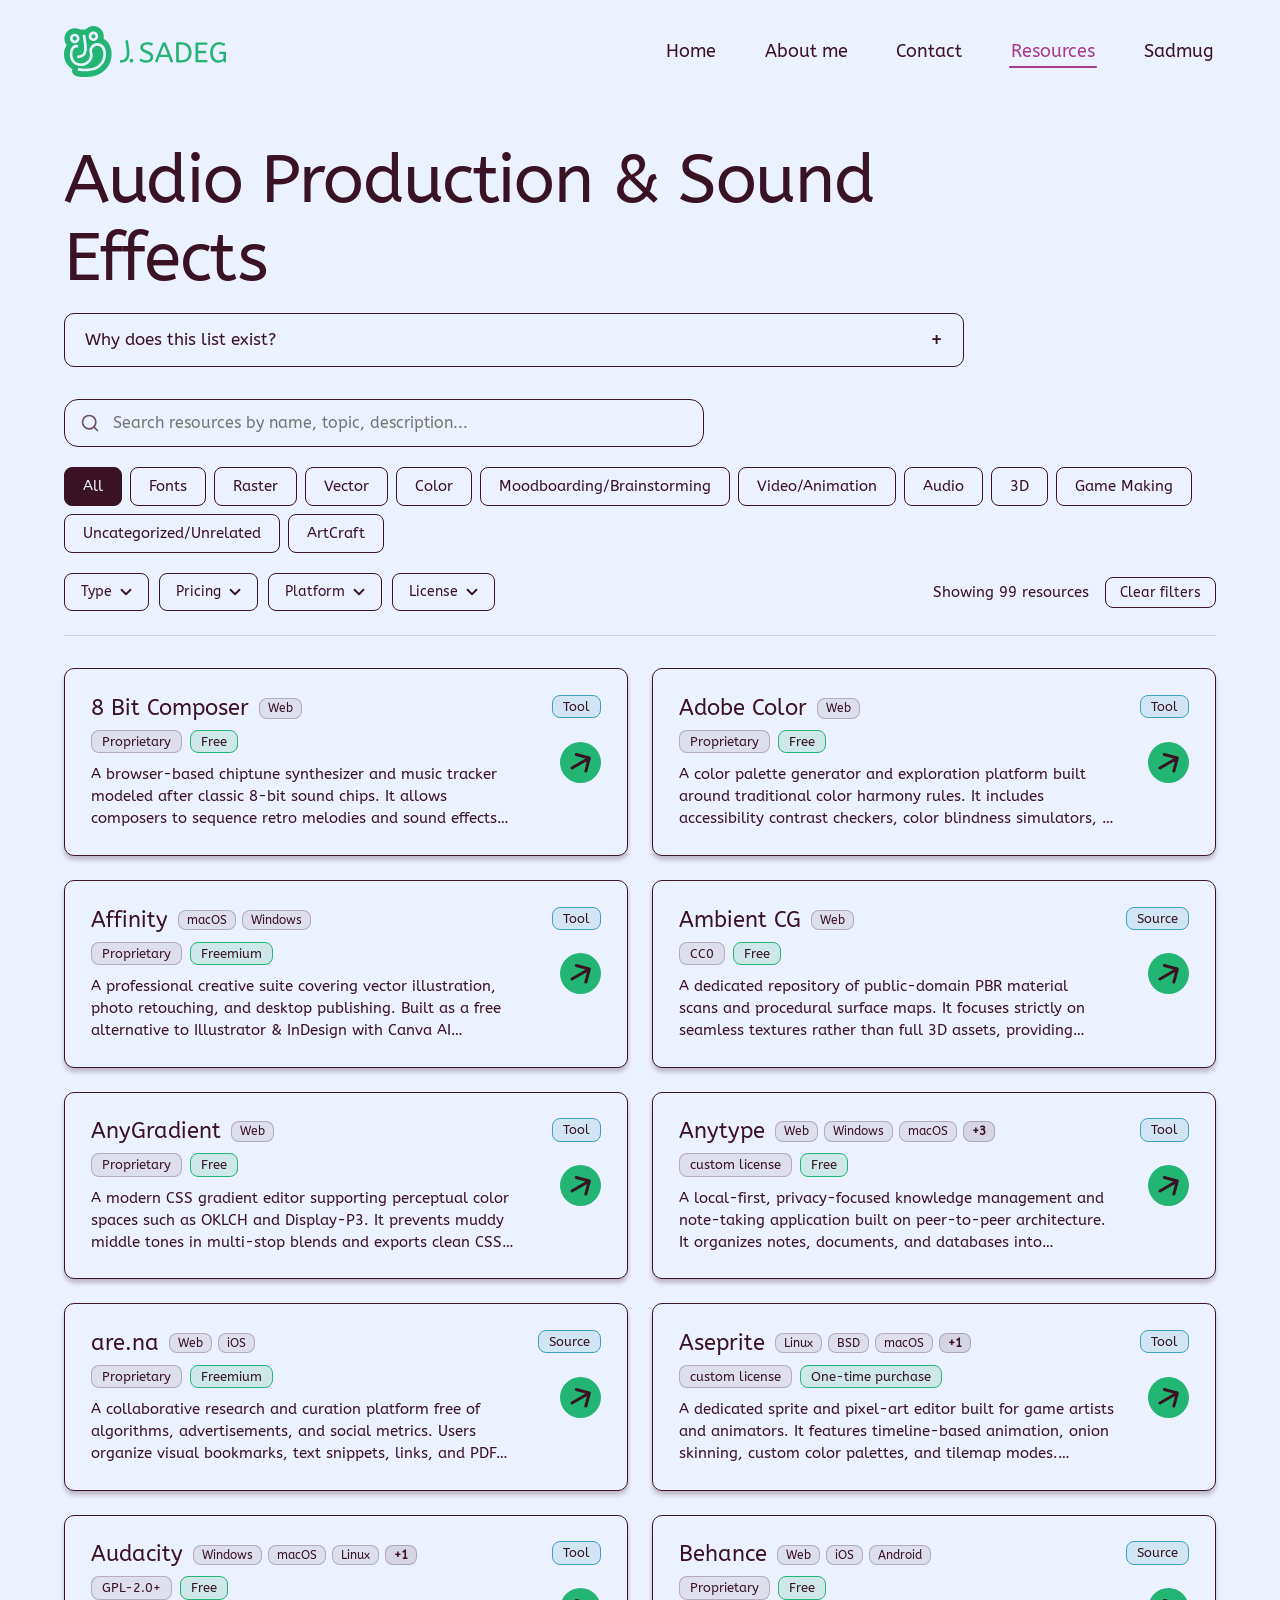
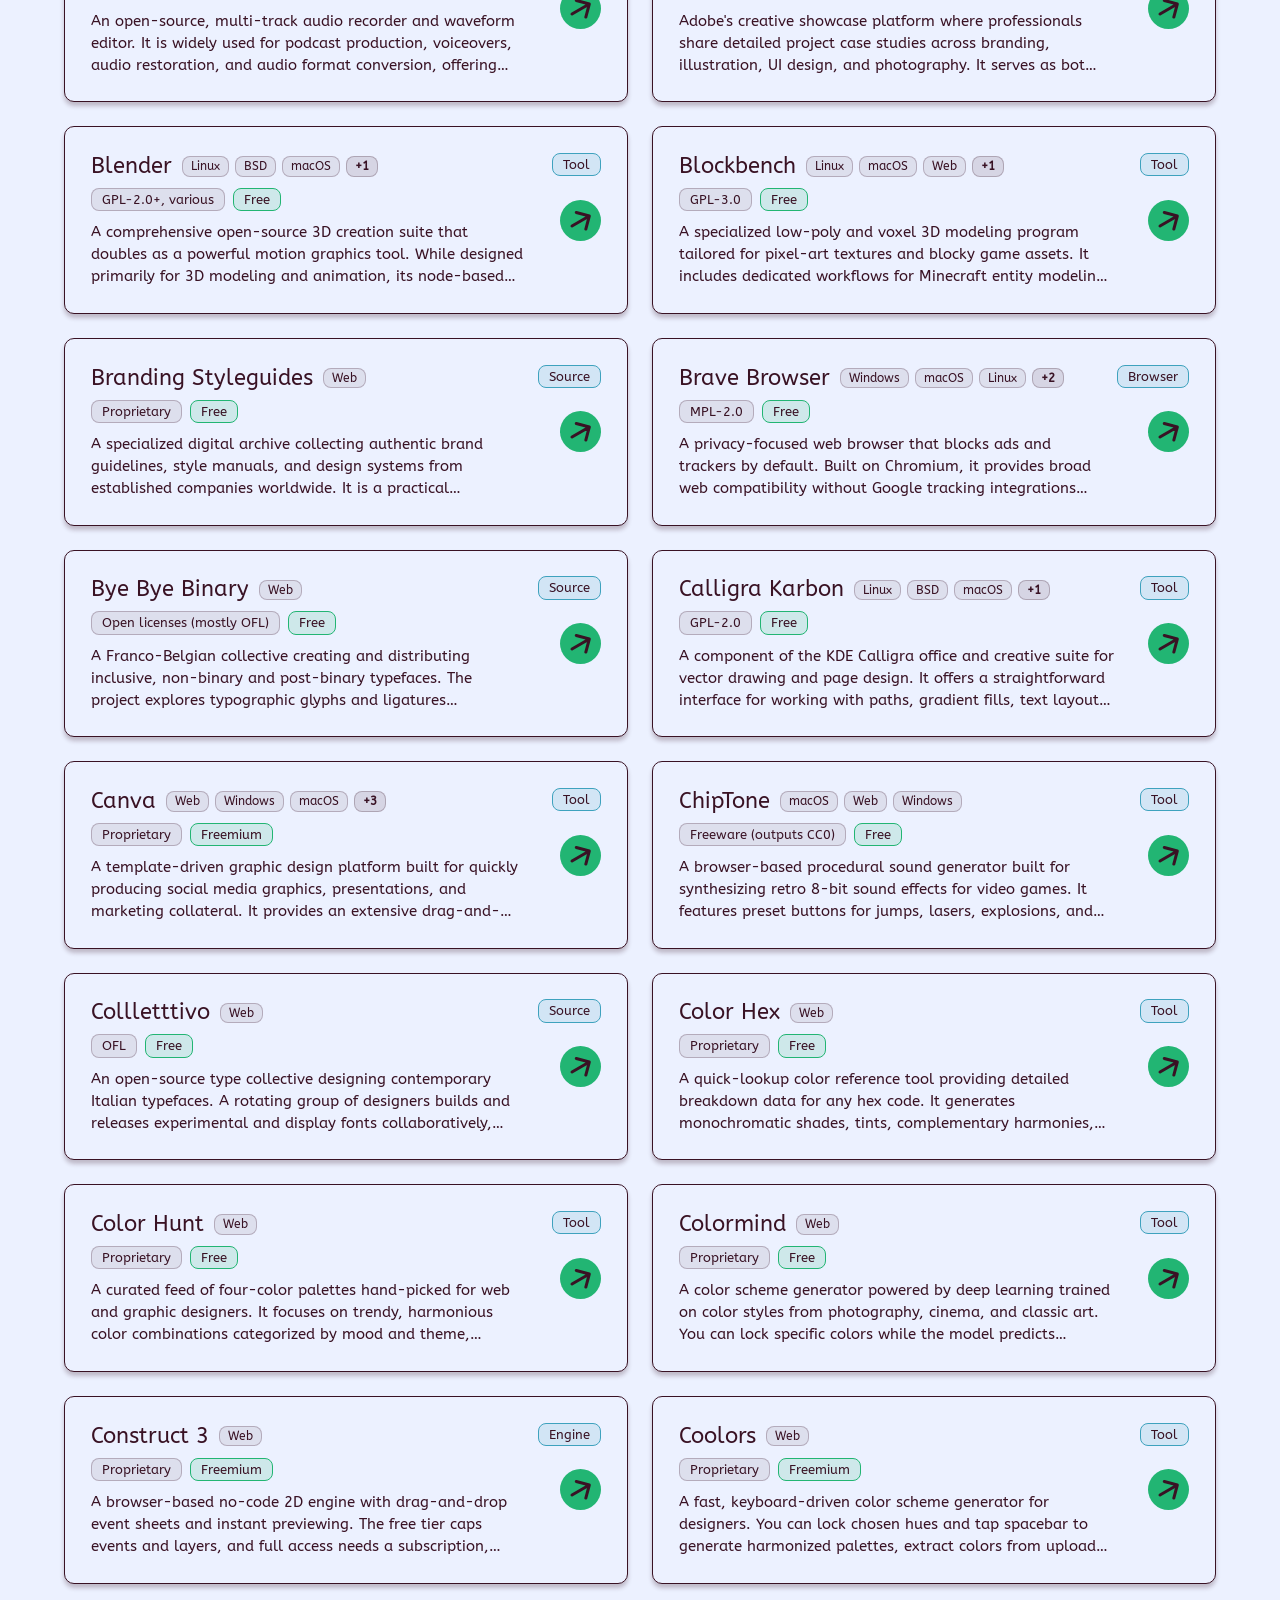
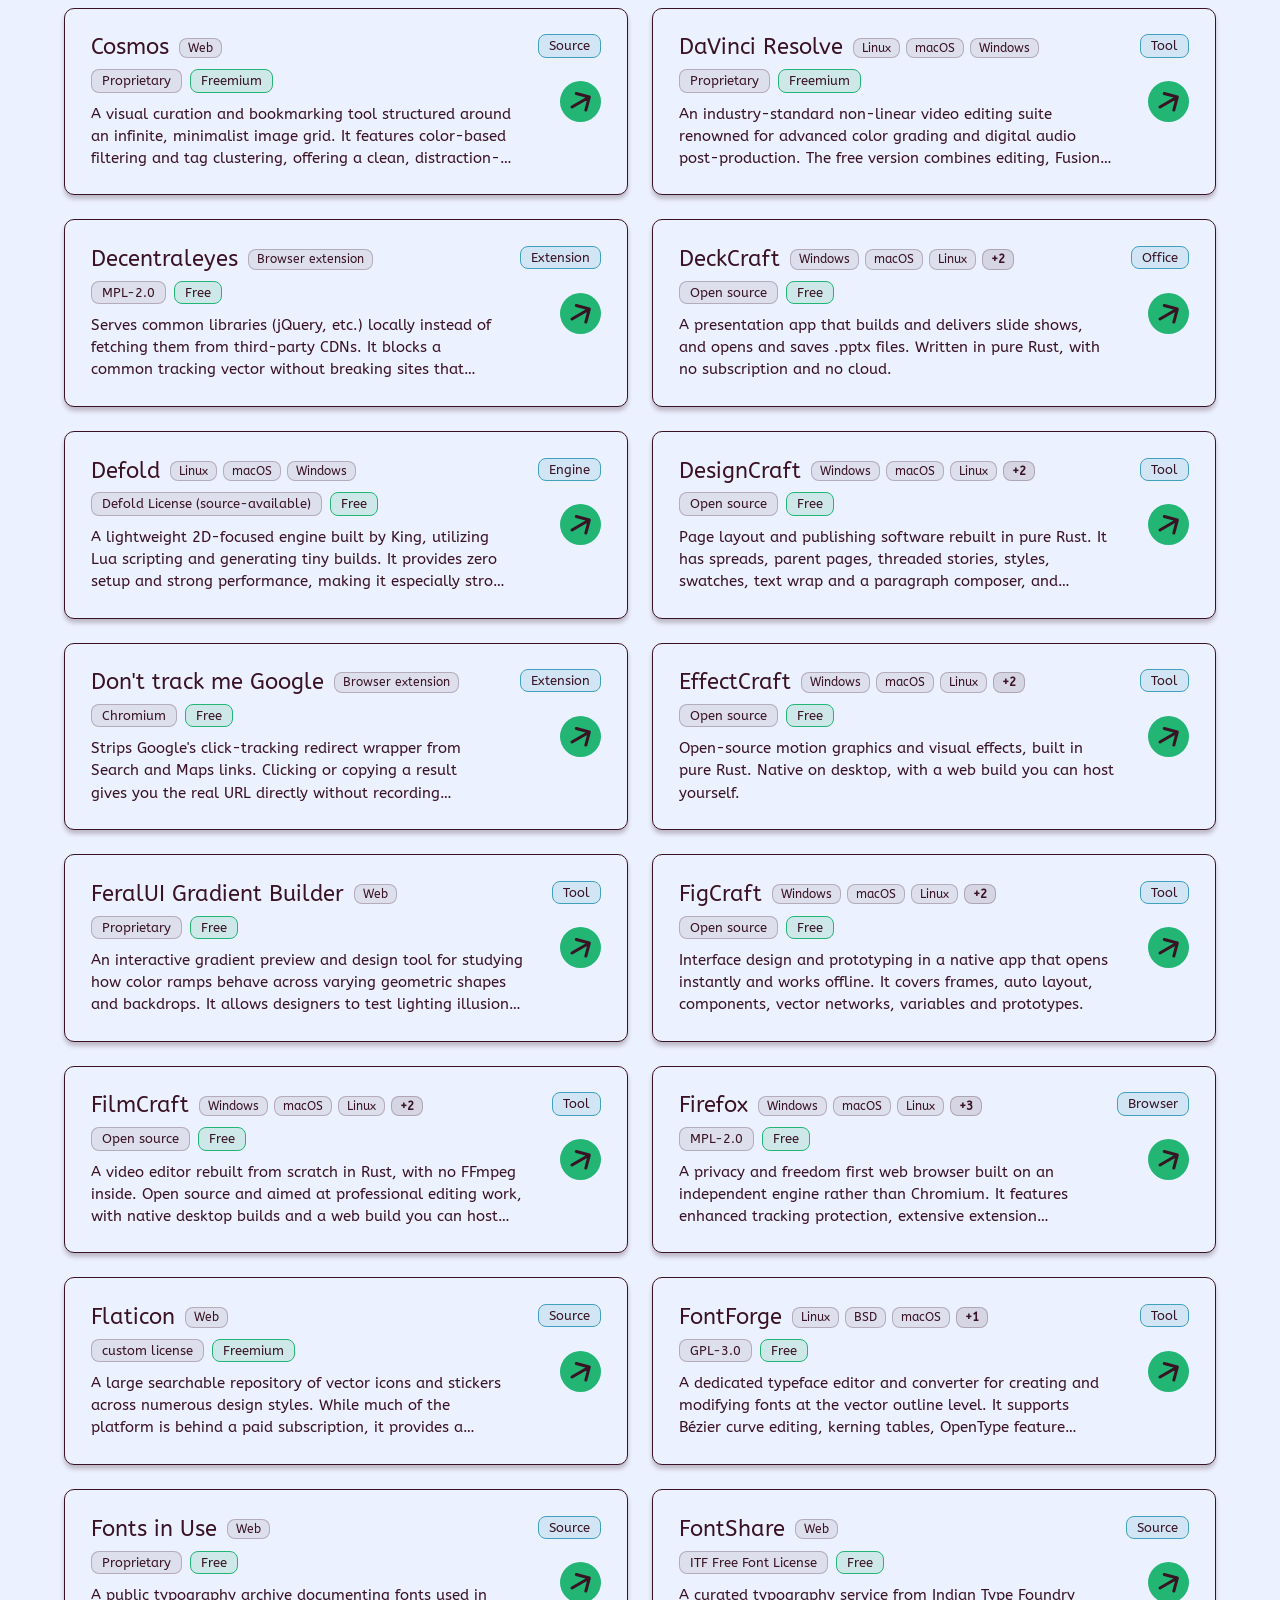
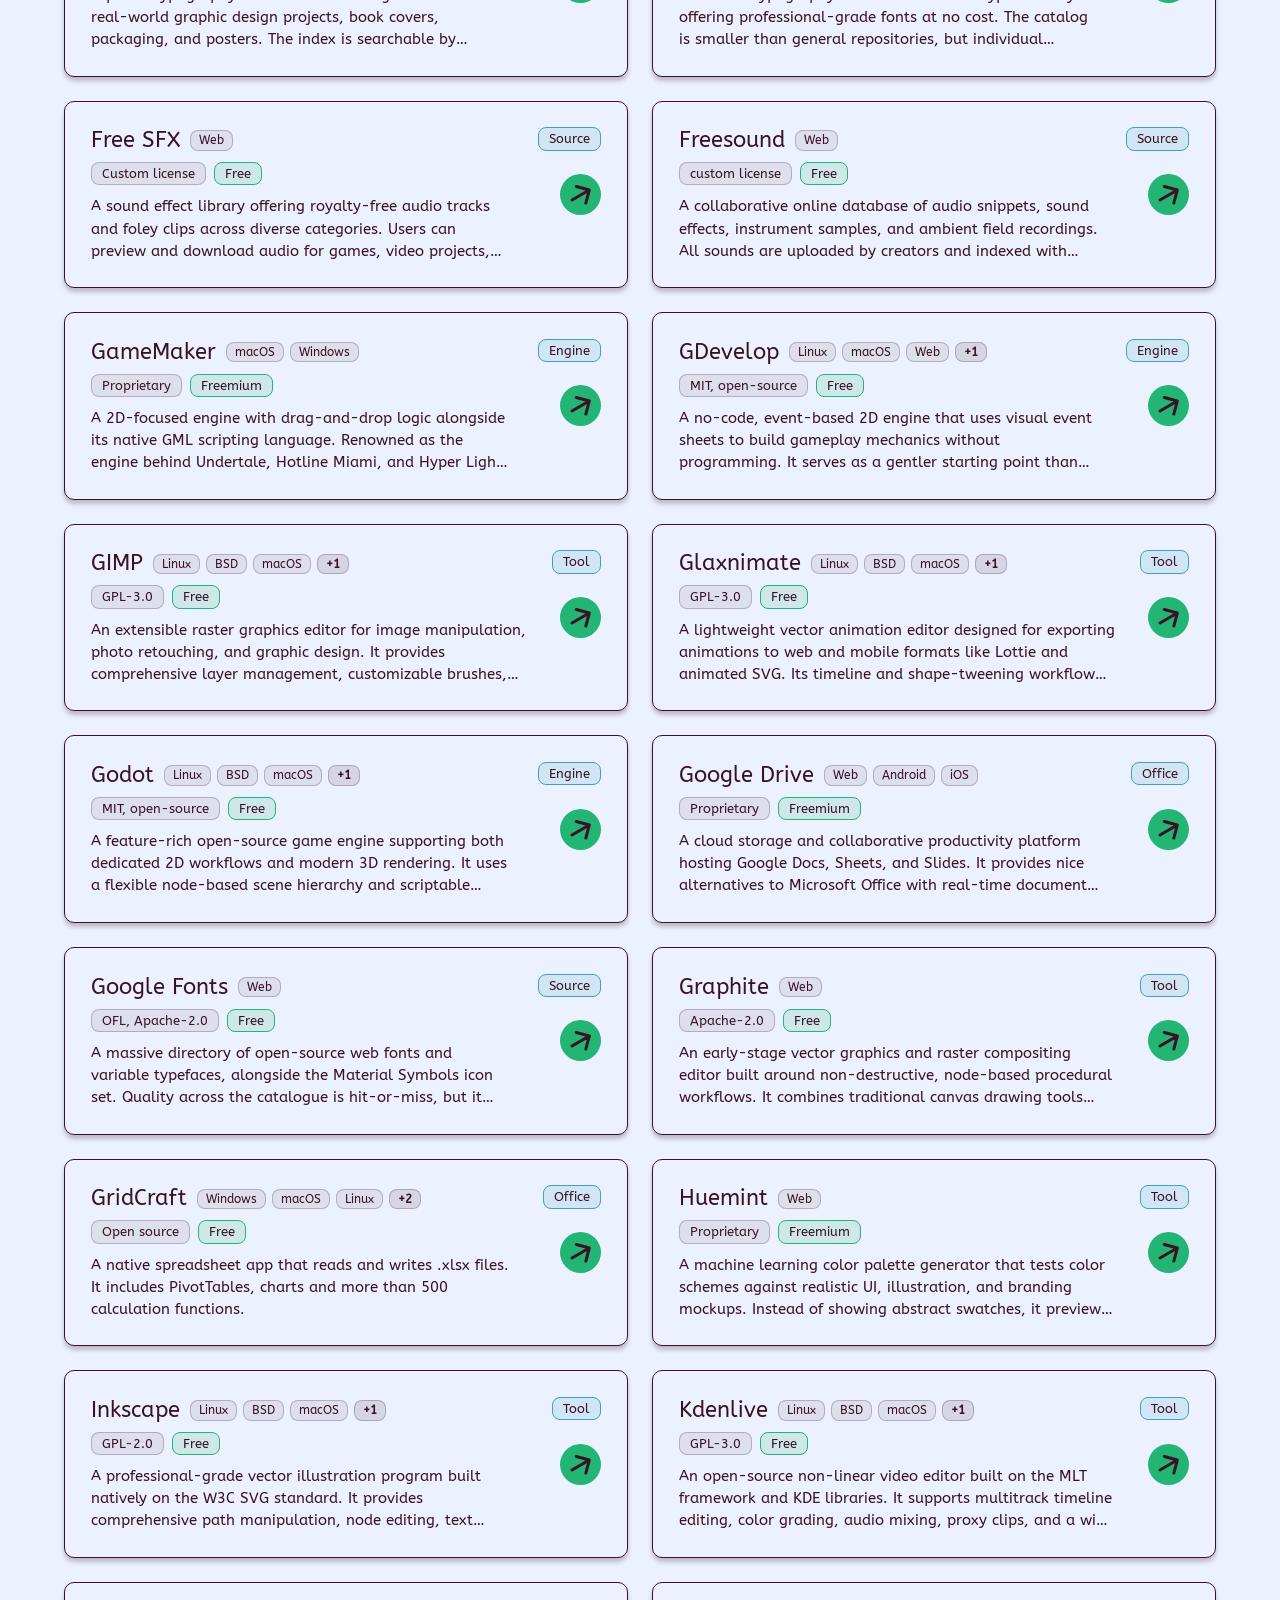
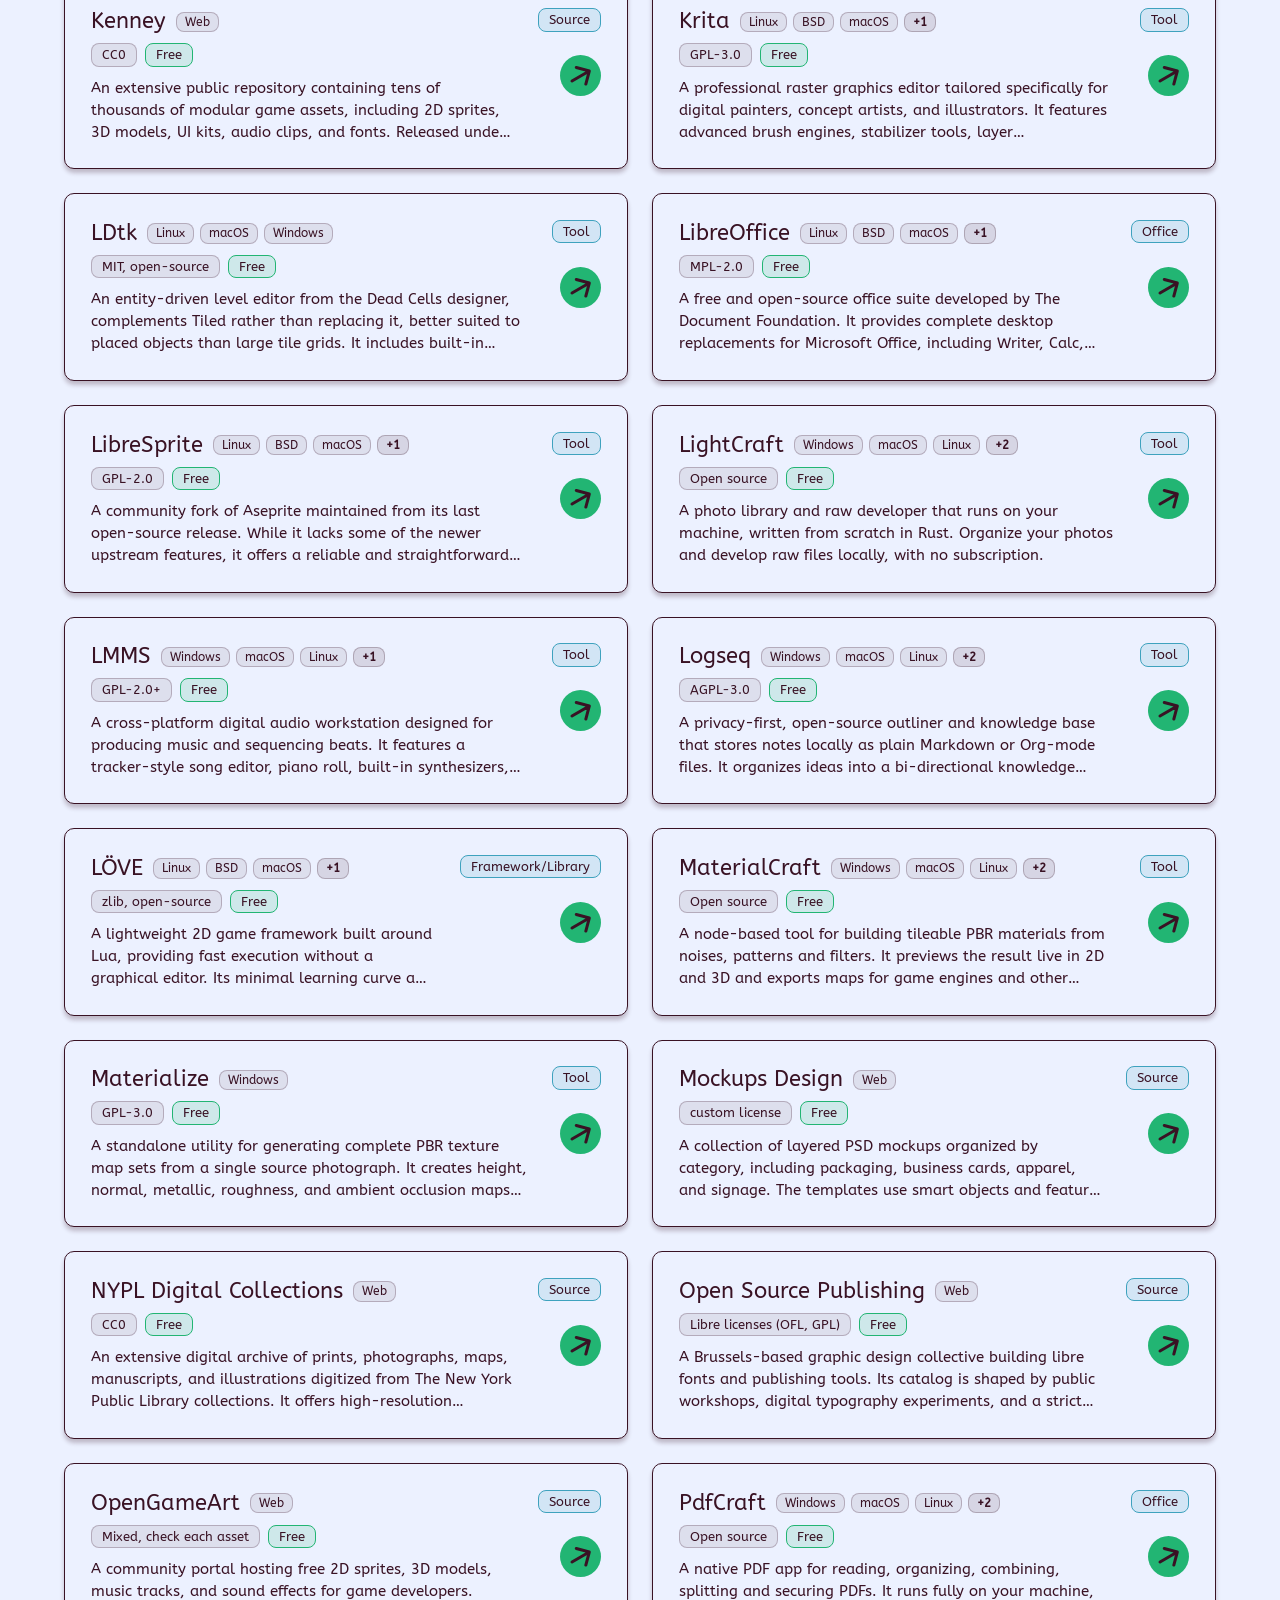
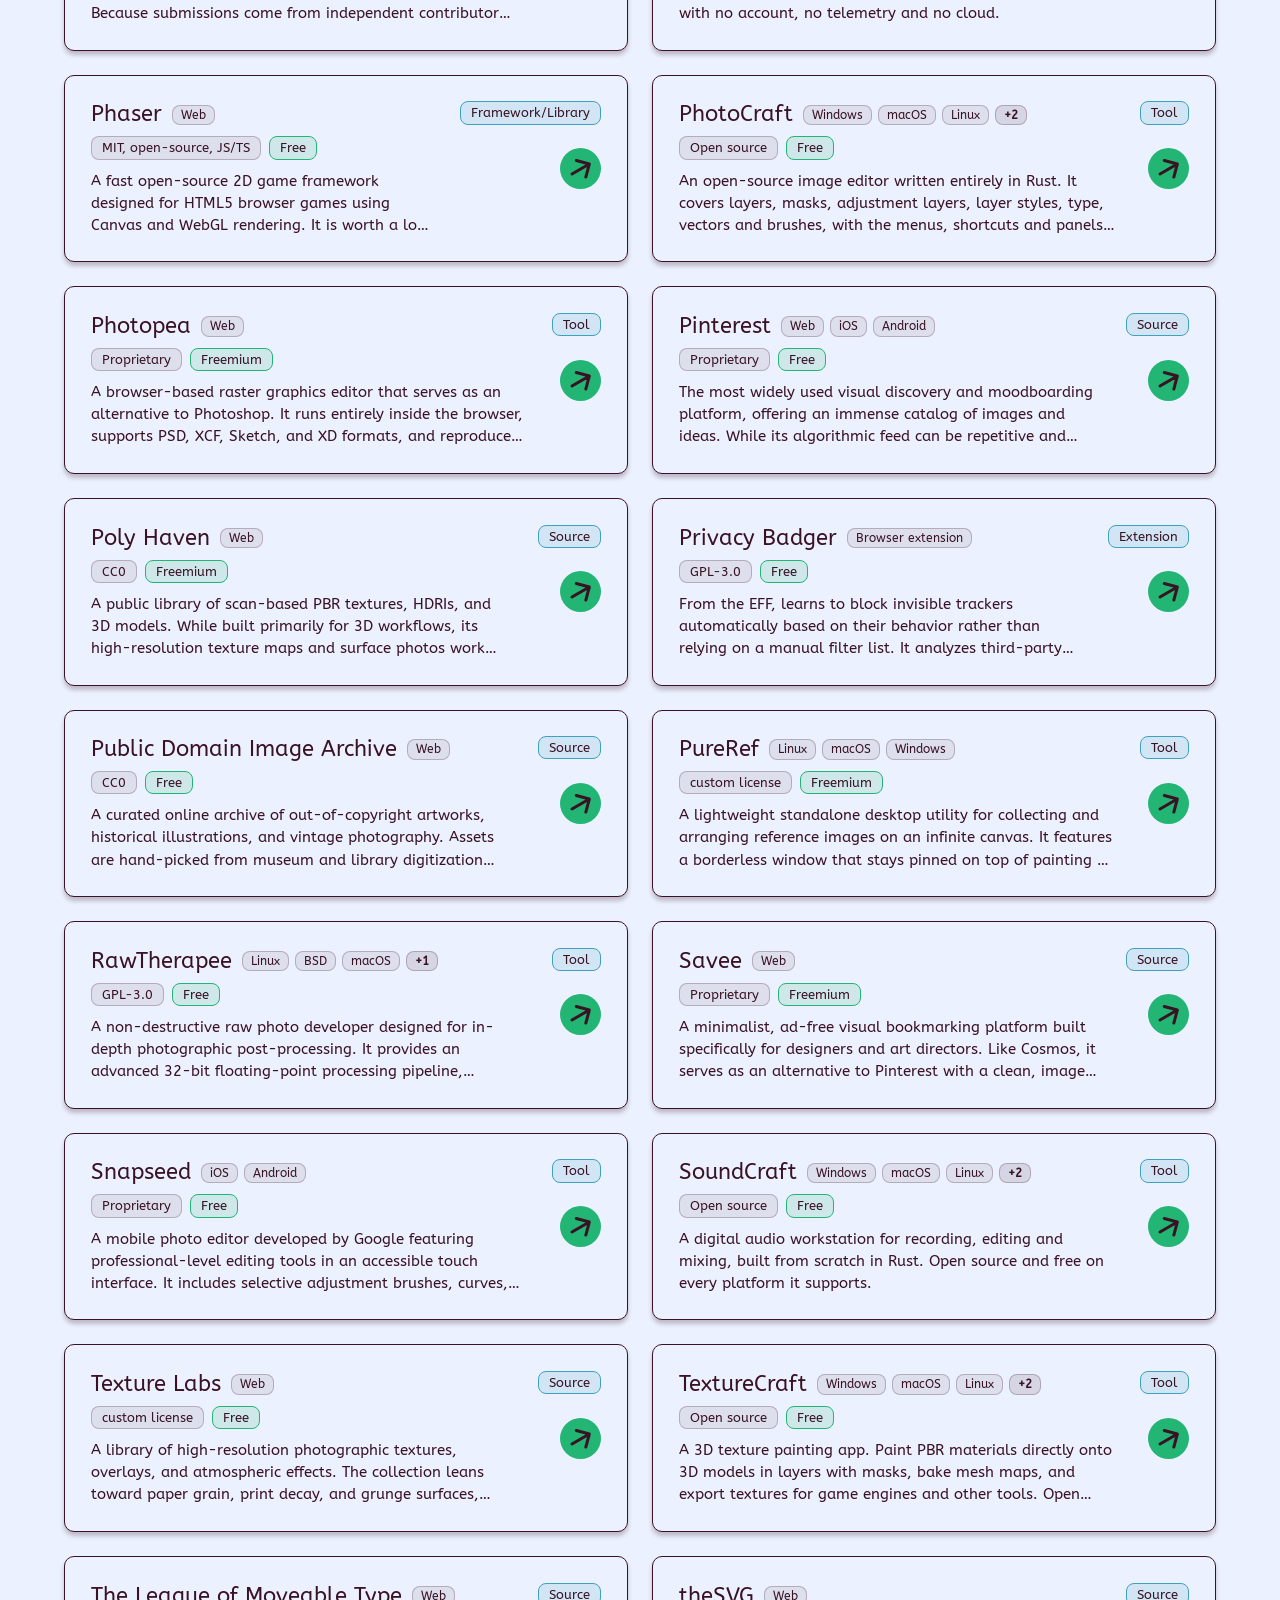
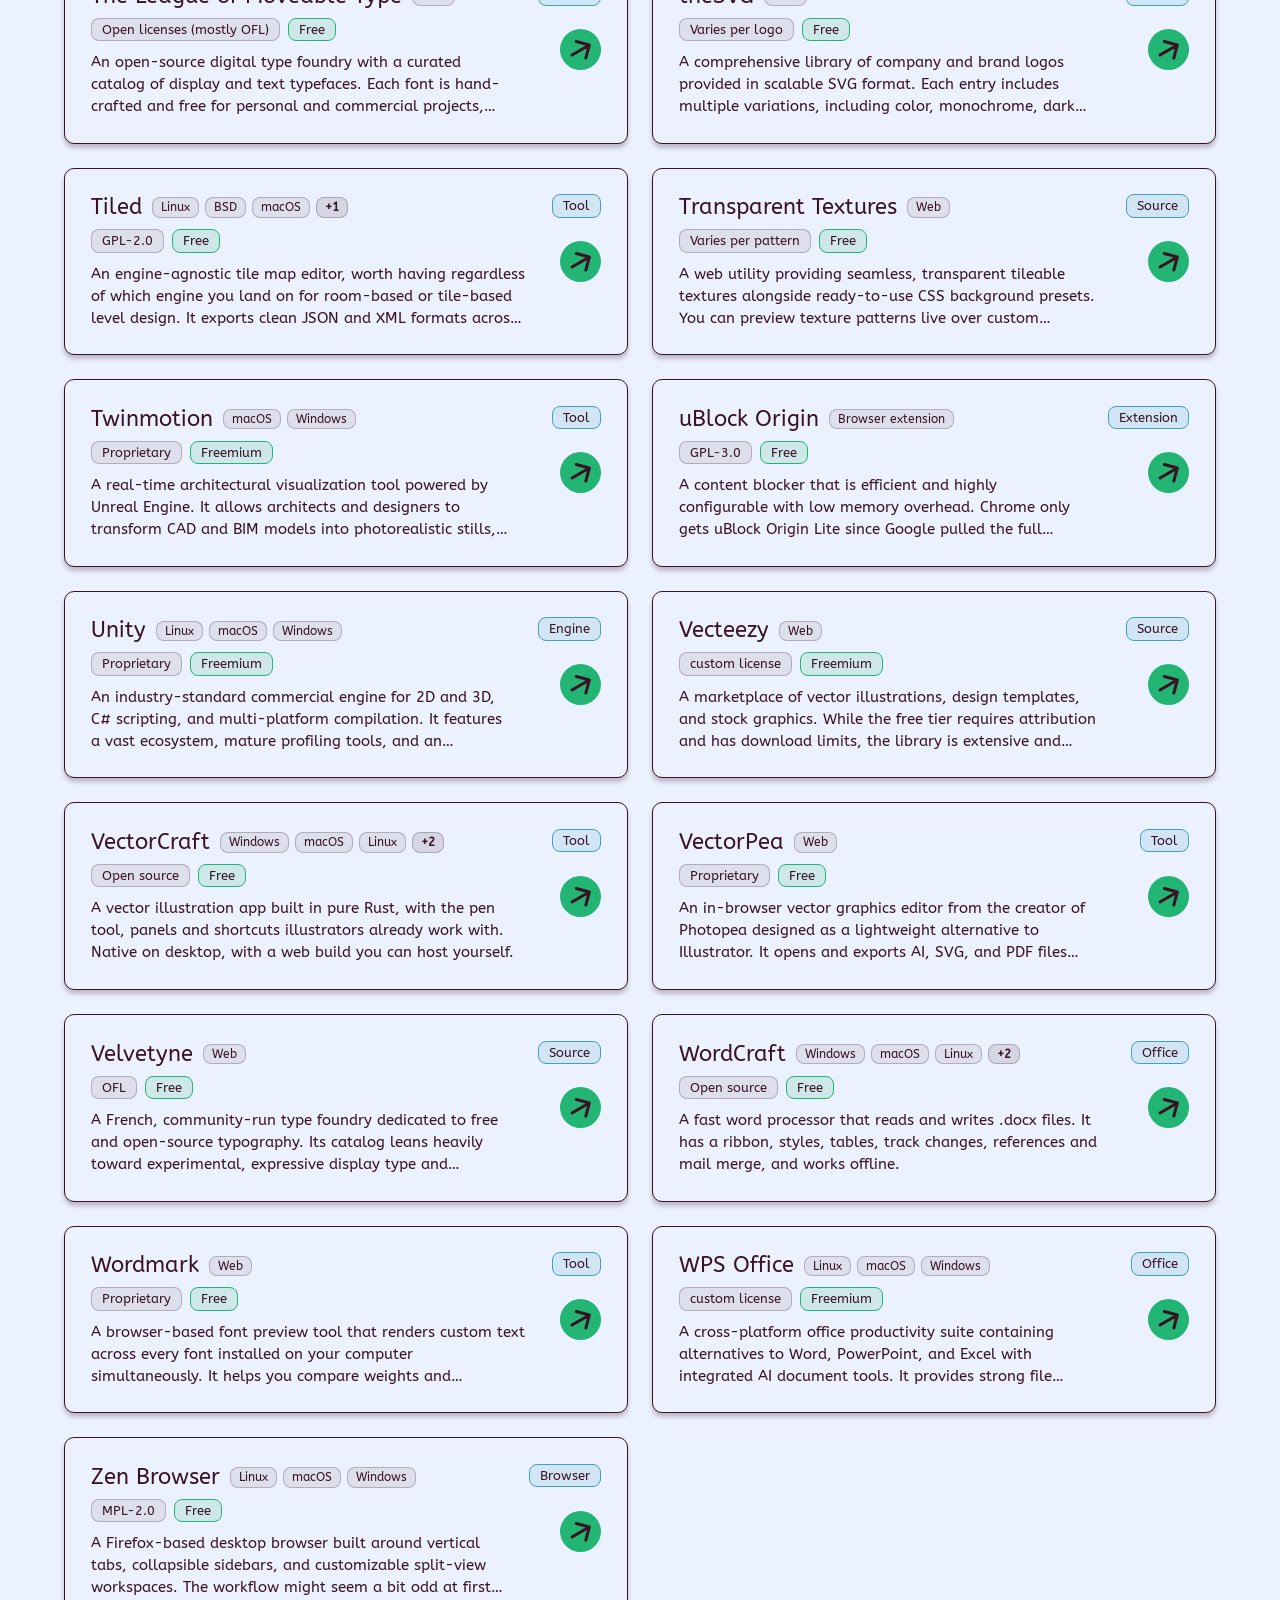
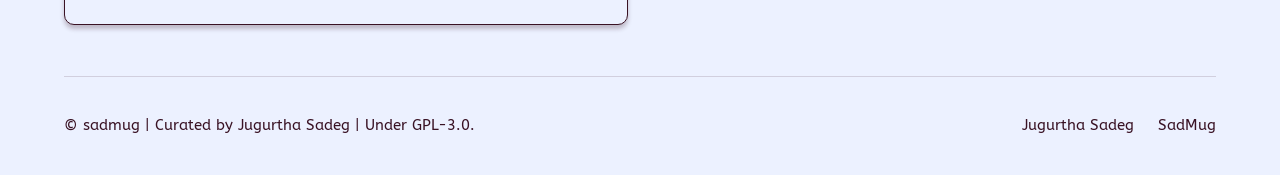
<file: audio/index.html>
<!DOCTYPE html>
<html lang="en">
<head>
  <meta charset="UTF-8">
  <meta name="viewport" content="width=device-width, initial-scale=1.0">
  <title>Audio Tools, DAWs &amp; Free Sound Effects | J. Sadeg</title>
  <meta name="description" content="Curated directory of digital audio workstations, free sound effects for games, synthesis tools, and music software.">
  <link rel="canonical" href="https://resources.sadmug.dev/audio/">

  <!-- Open Graph -->
  <meta property="og:type" content="website">
  <meta property="og:site_name" content="Creative Resources">
  <meta property="og:title" content="Audio Tools, DAWs &amp; Free Sound Effects | J. Sadeg">
  <meta property="og:description" content="Curated directory of digital audio workstations, free sound effects for games, synthesis tools, and music software.">
  <meta property="og:url" content="https://resources.sadmug.dev/audio/">
  <meta property="og:image" content="https://resources.sadmug.dev/og.png">
  <meta property="og:image:width" content="1200">
  <meta property="og:image:height" content="630">
  <meta property="og:image:alt" content="Creative Resources">

  <!-- Twitter Card -->
  <meta name="twitter:card" content="summary_large_image">
  <meta name="twitter:title" content="Audio Tools, DAWs &amp; Free Sound Effects | J. Sadeg">
  <meta name="twitter:description" content="Curated directory of digital audio workstations, free sound effects for games, synthesis tools, and music software.">
  <meta name="twitter:image" content="https://resources.sadmug.dev/og.png">

  <!-- Theme Color -->
  <meta name="theme-color" content="#ECF1FF">

  <!-- Favicons -->
  <link rel="icon" href="/favicon.ico" sizes="32x32">
  <link rel="icon" href="/icon/icon.svg" type="image/svg+xml">
  <link rel="apple-touch-icon" href="/icon/apple-touch-icon.png">

  <!-- Google Fonts: ABeeZee -->
  <link rel="preconnect" href="https://fonts.googleapis.com">
  <link rel="preconnect" href="https://fonts.gstatic.com" crossorigin>
  <link href="https://fonts.googleapis.com/css2?family=ABeeZee:ital@0;1&display=swap" rel="stylesheet">

  <!-- Live Stylesheets from J. Sadeg -->
  <link rel="stylesheet" href="https://jugurthasadeg.sadmug.dev/css/tokens.css">
  <link rel="stylesheet" href="https://jugurthasadeg.sadmug.dev/css/components.css">

  <!-- Page-specific Stylesheet -->
  <link rel="stylesheet" href="/css/resources.css">
</head>
<body data-current-group="audio">
  <div class="page-wrapper">
    <!-- Header Navigation -->
    <header class="site-header" role="banner">
      <div class="nav-container">
        <a href="https://jugurthasadeg.sadmug.dev" class="brand-link" aria-label="Jugurtha Sadeg, graphic design" target="_blank" rel="noopener noreferrer">
          <img src="/assets/logo/logo-light.svg" alt="J. SADEG Logo" class="brand-logo" width="250" height="79">
        </a>
        <button type="button" class="burger-btn" id="burger-btn" aria-label="Open menu" aria-expanded="false" aria-controls="site-nav">
          <svg class="burger-icon burger-icon-open" width="24" height="24" viewBox="0 0 24 24" fill="none" stroke="currentColor" stroke-width="2" stroke-linecap="round" aria-hidden="true">
            <line x1="4" y1="6" x2="20" y2="6"></line>
            <line x1="4" y1="12" x2="20" y2="12"></line>
            <line x1="4" y1="18" x2="20" y2="18"></line>
          </svg>
          <svg class="burger-icon burger-icon-close" width="24" height="24" viewBox="0 0 24 24" fill="none" stroke="currentColor" stroke-width="2" stroke-linecap="round" aria-hidden="true">
            <line x1="5" y1="5" x2="19" y2="19"></line>
            <line x1="19" y1="5" x2="5" y2="19"></line>
          </svg>
        </button>
        <nav class="site-nav" id="site-nav" role="navigation" aria-label="Main Navigation">
          <ul class="nav-list">
            <li><a href="https://jugurthasadeg.sadmug.dev/index.html" class="nav-link">Home</a></li>
            <li><a href="https://jugurthasadeg.sadmug.dev/about.html" class="nav-link">About me</a></li>
            <li><a href="https://jugurthasadeg.sadmug.dev/contact.html" class="nav-link">Contact</a></li>
            <li><a href="/" class="nav-link active" aria-current="page">Resources</a></li>
            <li><a href="https://sadmug.dev" class="nav-link" target="_blank" rel="noopener noreferrer">Sadmug</a></li>
          </ul>
        </nav>
      </div>
    </header>

    <!-- Main Content -->
    <main id="main-content">
      <!-- Intro Section -->
      <section class="intro-section" aria-labelledby="page-title">
        <div class="intro-content">
          <h1 id="page-title" class="page-title">Audio Production &amp; Sound Effects</h1>
          <details class="intro-details">
            <summary class="intro-summary">Why does this list exist?</summary>
            <div class="intro-text">
              <p>Music production software, DAWs, sound effects libraries, and audio editing tools for musicians, game devs, and sound designers.</p>
            </div>
          </details>
        </div>
      </section>

      <!-- Filter & Search Section -->
      <section class="filters-section" aria-label="Filters and Search">
        <div class="filters-wrapper">
          <!-- Search Box -->
          <div class="search-container">
            <svg class="search-icon" width="20" height="20" viewBox="0 0 24 24" fill="none" stroke="currentColor" stroke-width="2" stroke-linecap="round" stroke-linejoin="round" aria-hidden="true">
              <circle cx="11" cy="11" r="8"></circle>
              <line x1="21" y1="21" x2="16.65" y2="16.65"></line>
            </svg>
            <input type="search" id="search-input" class="search-input" placeholder="Search resources by name, topic, description..." aria-label="Search resources">
            <button type="button" id="search-clear-btn" class="search-clear-btn" aria-label="Clear search text" hidden>&times;</button>
          </div>

          <!-- Group Buttons -->
          <div class="groups-container" role="toolbar" aria-label="Resource Groups">
        <a href="/" class="group-btn" data-group="all">All</a>
        <a href="/fonts/" class="group-btn" data-group="fonts">Fonts</a>
        <a href="/raster/" class="group-btn" data-group="raster">Raster</a>
        <a href="/vector/" class="group-btn" data-group="vector">Vector</a>
        <a href="/color/" class="group-btn" data-group="color">Color</a>
        <a href="/moodboarding/" class="group-btn" data-group="moodboarding">Moodboarding/Brainstorming</a>
        <a href="/video/" class="group-btn" data-group="video">Video/Animation</a>
        <a href="/audio/" class="group-btn active" data-group="audio">Audio</a>
        <a href="/3d/" class="group-btn" data-group="3d">3D</a>
        <a href="/game-making/" class="group-btn" data-group="game-making">Game Making</a>
        <a href="/other/" class="group-btn" data-group="other">Uncategorized/Unrelated</a>
        <a href="/artcraft/" class="group-btn" data-group="artcraft">ArtCraft</a>
          </div>

          <!-- Secondary Filters Row -->
          <div class="filter-controls-row">
            <div class="filter-dropdowns">
              <!-- Type Dropdown -->
              <details class="filter-dropdown" data-filter="type">
                <summary class="filter-summary">
                  <span>Type</span>
                  <span class="filter-count-badge" hidden>0</span>
                  <svg class="filter-summary-chevron" width="12" height="8" viewBox="0 0 12 8" fill="none" xmlns="http://www.w3.org/2000/svg" aria-hidden="true">
              <path d="M1.5 1.75L6 6.25L10.5 1.75" stroke="currentColor" stroke-width="1.8" stroke-linecap="round" stroke-linejoin="round"/>
            </svg>
                </summary>
                <div class="filter-dropdown-menu">
            <label class="filter-option">
              <input type="checkbox" data-filter="type" value="source">
              <span>Source</span>
            </label>
            <label class="filter-option">
              <input type="checkbox" data-filter="type" value="tool">
              <span>Tool</span>
            </label>
            <label class="filter-option">
              <input type="checkbox" data-filter="type" value="framework">
              <span>Framework/Library</span>
            </label>
            <label class="filter-option">
              <input type="checkbox" data-filter="type" value="engine">
              <span>Engine</span>
            </label>
            <label class="filter-option">
              <input type="checkbox" data-filter="type" value="extension">
              <span>Extension</span>
            </label>
            <label class="filter-option">
              <input type="checkbox" data-filter="type" value="browser">
              <span>Browser</span>
            </label>
            <label class="filter-option">
              <input type="checkbox" data-filter="type" value="office">
              <span>Office</span>
            </label>
                </div>
              </details>

              <!-- Pricing Dropdown -->
              <details class="filter-dropdown" data-filter="pricing">
                <summary class="filter-summary">
                  <span>Pricing</span>
                  <span class="filter-count-badge" hidden>0</span>
                  <svg class="filter-summary-chevron" width="12" height="8" viewBox="0 0 12 8" fill="none" xmlns="http://www.w3.org/2000/svg" aria-hidden="true">
              <path d="M1.5 1.75L6 6.25L10.5 1.75" stroke="currentColor" stroke-width="1.8" stroke-linecap="round" stroke-linejoin="round"/>
            </svg>
                </summary>
                <div class="filter-dropdown-menu">
            <label class="filter-option">
              <input type="checkbox" data-filter="pricing" value="free">
              <span>Free</span>
            </label>
            <label class="filter-option">
              <input type="checkbox" data-filter="pricing" value="freemium">
              <span>Freemium</span>
            </label>
            <label class="filter-option">
              <input type="checkbox" data-filter="pricing" value="one-time">
              <span>One-time purchase</span>
            </label>
            <label class="filter-option">
              <input type="checkbox" data-filter="pricing" value="subscription">
              <span>Subscription</span>
            </label>
            <label class="filter-option">
              <input type="checkbox" data-filter="pricing" value="paid">
              <span>Paid</span>
            </label>
                </div>
              </details>

              <!-- Platform Dropdown -->
              <details class="filter-dropdown" data-filter="platform">
                <summary class="filter-summary">
                  <span>Platform</span>
                  <span class="filter-count-badge" hidden>0</span>
                  <svg class="filter-summary-chevron" width="12" height="8" viewBox="0 0 12 8" fill="none" xmlns="http://www.w3.org/2000/svg" aria-hidden="true">
              <path d="M1.5 1.75L6 6.25L10.5 1.75" stroke="currentColor" stroke-width="1.8" stroke-linecap="round" stroke-linejoin="round"/>
            </svg>
                </summary>
                <div class="filter-dropdown-menu">
            <label class="filter-option">
              <input type="checkbox" data-filter="platform" value="linux">
              <span>Linux</span>
            </label>
            <label class="filter-option">
              <input type="checkbox" data-filter="platform" value="windows">
              <span>Windows</span>
            </label>
            <label class="filter-option">
              <input type="checkbox" data-filter="platform" value="macos">
              <span>macOS</span>
            </label>
            <label class="filter-option">
              <input type="checkbox" data-filter="platform" value="bsd">
              <span>BSD</span>
            </label>
            <label class="filter-option">
              <input type="checkbox" data-filter="platform" value="web">
              <span>Web</span>
            </label>
            <label class="filter-option">
              <input type="checkbox" data-filter="platform" value="android">
              <span>Android</span>
            </label>
            <label class="filter-option">
              <input type="checkbox" data-filter="platform" value="ios">
              <span>iOS</span>
            </label>
            <label class="filter-option">
              <input type="checkbox" data-filter="platform" value="ipad">
              <span>iPadOS</span>
            </label>
            <label class="filter-option">
              <input type="checkbox" data-filter="platform" value="chromeos">
              <span>ChromeOS</span>
            </label>
            <label class="filter-option">
              <input type="checkbox" data-filter="platform" value="browser-extension">
              <span>Browser extension</span>
            </label>
                </div>
              </details>

              <!-- License Dropdown -->
              <details class="filter-dropdown" data-filter="license">
                <summary class="filter-summary">
                  <span>License</span>
                  <span class="filter-count-badge" hidden>0</span>
                  <svg class="filter-summary-chevron" width="12" height="8" viewBox="0 0 12 8" fill="none" xmlns="http://www.w3.org/2000/svg" aria-hidden="true">
              <path d="M1.5 1.75L6 6.25L10.5 1.75" stroke="currentColor" stroke-width="1.8" stroke-linecap="round" stroke-linejoin="round"/>
            </svg>
                </summary>
                <div class="filter-dropdown-menu">
            <label class="filter-option">
              <input type="checkbox" data-filter="license" value="AGPL-3.0">
              <span>AGPL-3.0</span>
            </label>
            <label class="filter-option">
              <input type="checkbox" data-filter="license" value="Apache-2.0">
              <span>Apache-2.0</span>
            </label>
            <label class="filter-option">
              <input type="checkbox" data-filter="license" value="CC0">
              <span>CC0</span>
            </label>
            <label class="filter-option">
              <input type="checkbox" data-filter="license" value="Chromium">
              <span>Chromium</span>
            </label>
            <label class="filter-option">
              <input type="checkbox" data-filter="license" value="custom license">
              <span>custom license</span>
            </label>
            <label class="filter-option">
              <input type="checkbox" data-filter="license" value="Custom license">
              <span>Custom license</span>
            </label>
            <label class="filter-option">
              <input type="checkbox" data-filter="license" value="Defold License (source-available)">
              <span>Defold License (source-available)</span>
            </label>
            <label class="filter-option">
              <input type="checkbox" data-filter="license" value="Freeware (outputs CC0)">
              <span>Freeware (outputs CC0)</span>
            </label>
            <label class="filter-option">
              <input type="checkbox" data-filter="license" value="GPL-2.0">
              <span>GPL-2.0</span>
            </label>
            <label class="filter-option">
              <input type="checkbox" data-filter="license" value="GPL-2.0+">
              <span>GPL-2.0+</span>
            </label>
            <label class="filter-option">
              <input type="checkbox" data-filter="license" value="GPL-2.0+, various">
              <span>GPL-2.0+, various</span>
            </label>
            <label class="filter-option">
              <input type="checkbox" data-filter="license" value="GPL-3.0">
              <span>GPL-3.0</span>
            </label>
            <label class="filter-option">
              <input type="checkbox" data-filter="license" value="ITF Free Font License">
              <span>ITF Free Font License</span>
            </label>
            <label class="filter-option">
              <input type="checkbox" data-filter="license" value="Libre licenses (OFL, GPL)">
              <span>Libre licenses (OFL, GPL)</span>
            </label>
            <label class="filter-option">
              <input type="checkbox" data-filter="license" value="MIT, open-source">
              <span>MIT, open-source</span>
            </label>
            <label class="filter-option">
              <input type="checkbox" data-filter="license" value="MIT, open-source, JS/TS">
              <span>MIT, open-source, JS/TS</span>
            </label>
            <label class="filter-option">
              <input type="checkbox" data-filter="license" value="Mixed, check each asset">
              <span>Mixed, check each asset</span>
            </label>
            <label class="filter-option">
              <input type="checkbox" data-filter="license" value="MPL-2.0">
              <span>MPL-2.0</span>
            </label>
            <label class="filter-option">
              <input type="checkbox" data-filter="license" value="OFL">
              <span>OFL</span>
            </label>
            <label class="filter-option">
              <input type="checkbox" data-filter="license" value="OFL, Apache-2.0">
              <span>OFL, Apache-2.0</span>
            </label>
            <label class="filter-option">
              <input type="checkbox" data-filter="license" value="Open licenses (mostly OFL)">
              <span>Open licenses (mostly OFL)</span>
            </label>
            <label class="filter-option">
              <input type="checkbox" data-filter="license" value="Open source">
              <span>Open source</span>
            </label>
            <label class="filter-option">
              <input type="checkbox" data-filter="license" value="Proprietary">
              <span>Proprietary</span>
            </label>
            <label class="filter-option">
              <input type="checkbox" data-filter="license" value="Varies per logo">
              <span>Varies per logo</span>
            </label>
            <label class="filter-option">
              <input type="checkbox" data-filter="license" value="Varies per pattern">
              <span>Varies per pattern</span>
            </label>
            <label class="filter-option">
              <input type="checkbox" data-filter="license" value="zlib, open-source">
              <span>zlib, open-source</span>
            </label>
                </div>
              </details>
            </div>

            <!-- Actions and Results Count -->
            <div class="filter-actions">
              <div id="results-count" class="results-count" aria-live="polite">Showing 7 resources</div>
              <button type="button" class="btn-clear-filters" id="clear-filters-btn">Clear filters</button>
            </div>
          </div>
        </div>
      </section>

      <!-- Empty State -->
      <div class="empty-state" id="empty-state" hidden>
        <p class="empty-title">No resources found matching your current filters.</p>
        <button type="button" class="btn-clear-filters" id="empty-clear-btn">Clear all filters</button>
      </div>

      <!-- Resource Cards Grid -->
      <section class="resources-section" aria-label="Resources List">
        <div class="resources-grid" id="resources-grid">
        <article class="resource-card" role="button" tabindex="0" data-id="8-bit-composer" data-name="8 Bit Composer" data-groups="audio" data-type="tool" data-pricing="free" data-platforms="web" data-license="Proprietary" data-search="8 bit composer a browser-based chiptune synthesizer and music tracker modeled after classic 8-bit sound chips. it allows composers to sequence retro melodies and sound effects directly in the browser across multiple voice channels." aria-label="View details for 8 Bit Composer">
          <div class="card-left">
            <div class="card-title-row">
              <h2 class="card-name">8 Bit Composer</h2>
              <div class="card-platforms-preview"><span class="badge badge-platform">Web</span></div>
            </div>
            <div class="card-meta-line">
              <span class="badge badge-license">Proprietary</span>
              <span class="badge badge-pricing">Free</span>
            </div>
          <p class="card-description">A browser-based chiptune synthesizer and music tracker modeled after classic 8-bit sound chips. It allows composers to sequence retro melodies and sound effects directly in the browser across multiple voice channels.</p>
          </div>
          <span class="badge badge-type card-type-badge">Tool</span>
          <div class="card-arrow-wrap">
            <a href="https://8bitcomposer.com/" target="_blank" rel="noopener noreferrer" class="card-arrow-btn" aria-label="Open 8 Bit Composer" title="Open 8 Bit Composer">
              <svg width="41" height="41" viewBox="0 0 41 41" fill="none" xmlns="http://www.w3.org/2000/svg" aria-hidden="true">
                <circle cx="20.5" cy="20.5" r="20.5" fill="#22B573"/>
                <path d="M11.2501 24.7009C10.5326 25.1151 10.2868 26.0325 10.701 26.75C11.1152 27.4674 12.0326 27.7132 12.7501 27.299L12.0001 26L11.2501 24.7009ZM12.0001 26L12.7501 27.299L30.0706 17.299L29.3206 16L28.5706 14.7009L11.2501 24.7009L12.0001 26ZM30.7694 16.3882C30.9839 15.588 30.509 14.7655 29.7088 14.5511L16.6688 11.057C15.8686 10.8426 15.0461 11.3175 14.8317 12.1177C14.6173 12.9179 15.0921 13.7404 15.8923 13.9548L27.4834 17.0606L24.3776 28.6517C24.1632 29.4519 24.6381 30.2744 25.4383 30.4888C26.2385 30.7033 27.061 30.2284 27.2754 29.4282L30.7694 16.3882Z" fill="#391224"/>
              </svg>
            </a>
          </div>
        </article>
        <article class="resource-card" role="button" tabindex="0" data-id="adobe-color" data-name="Adobe Color" data-groups="color" data-type="tool" data-pricing="free" data-platforms="web" data-license="Proprietary" data-search="adobe color a color palette generator and exploration platform built around traditional color harmony rules. it includes accessibility contrast checkers, color blindness simulators, a searchable community library, and direct export options into adobe creative cloud applications." aria-label="View details for Adobe Color" hidden style="display:none;">
          <div class="card-left">
            <div class="card-title-row">
              <h2 class="card-name">Adobe Color</h2>
              <div class="card-platforms-preview"><span class="badge badge-platform">Web</span></div>
            </div>
            <div class="card-meta-line">
              <span class="badge badge-license">Proprietary</span>
              <span class="badge badge-pricing">Free</span>
            </div>
          <p class="card-description">A color palette generator and exploration platform built around traditional color harmony rules. It includes accessibility contrast checkers, color blindness simulators, a searchable community library, and direct export options into Adobe Creative Cloud applications.</p>
          </div>
          <span class="badge badge-type card-type-badge">Tool</span>
          <div class="card-arrow-wrap">
            <a href="https://color.adobe.com/" target="_blank" rel="noopener noreferrer" class="card-arrow-btn" aria-label="Open Adobe Color" title="Open Adobe Color">
              <svg width="41" height="41" viewBox="0 0 41 41" fill="none" xmlns="http://www.w3.org/2000/svg" aria-hidden="true">
                <circle cx="20.5" cy="20.5" r="20.5" fill="#22B573"/>
                <path d="M11.2501 24.7009C10.5326 25.1151 10.2868 26.0325 10.701 26.75C11.1152 27.4674 12.0326 27.7132 12.7501 27.299L12.0001 26L11.2501 24.7009ZM12.0001 26L12.7501 27.299L30.0706 17.299L29.3206 16L28.5706 14.7009L11.2501 24.7009L12.0001 26ZM30.7694 16.3882C30.9839 15.588 30.509 14.7655 29.7088 14.5511L16.6688 11.057C15.8686 10.8426 15.0461 11.3175 14.8317 12.1177C14.6173 12.9179 15.0921 13.7404 15.8923 13.9548L27.4834 17.0606L24.3776 28.6517C24.1632 29.4519 24.6381 30.2744 25.4383 30.4888C26.2385 30.7033 27.061 30.2284 27.2754 29.4282L30.7694 16.3882Z" fill="#391224"/>
              </svg>
            </a>
          </div>
        </article>
        <article class="resource-card" role="button" tabindex="0" data-id="affinity" data-name="Affinity" data-groups="raster,vector" data-type="tool" data-pricing="freemium" data-platforms="macos,windows" data-license="Proprietary" data-search="affinity a professional creative suite covering vector illustration, photo retouching, and desktop publishing. built as a free alternative to illustrator &amp; indesign with canva ai integration, it operates with a one-time purchase and no subscription. illustrator alternative indesign alternative photoshop alternative" aria-label="View details for Affinity" hidden style="display:none;">
          <div class="card-left">
            <div class="card-title-row">
              <h2 class="card-name">Affinity</h2>
              <div class="card-platforms-preview"><span class="badge badge-platform">macOS</span><span class="badge badge-platform">Windows</span></div>
            </div>
            <div class="card-meta-line">
              <span class="badge badge-license">Proprietary</span>
              <span class="badge badge-pricing">Freemium</span>
            </div>
          <p class="card-description">A professional creative suite covering vector illustration, photo retouching, and desktop publishing. Built as a free alternative to Illustrator &amp; InDesign with Canva AI integration, it operates with a one-time purchase and no subscription.</p>
          </div>
          <span class="badge badge-type card-type-badge">Tool</span>
          <div class="card-arrow-wrap">
            <a href="https://www.affinity.studio/" target="_blank" rel="noopener noreferrer" class="card-arrow-btn" aria-label="Open Affinity" title="Open Affinity">
              <svg width="41" height="41" viewBox="0 0 41 41" fill="none" xmlns="http://www.w3.org/2000/svg" aria-hidden="true">
                <circle cx="20.5" cy="20.5" r="20.5" fill="#22B573"/>
                <path d="M11.2501 24.7009C10.5326 25.1151 10.2868 26.0325 10.701 26.75C11.1152 27.4674 12.0326 27.7132 12.7501 27.299L12.0001 26L11.2501 24.7009ZM12.0001 26L12.7501 27.299L30.0706 17.299L29.3206 16L28.5706 14.7009L11.2501 24.7009L12.0001 26ZM30.7694 16.3882C30.9839 15.588 30.509 14.7655 29.7088 14.5511L16.6688 11.057C15.8686 10.8426 15.0461 11.3175 14.8317 12.1177C14.6173 12.9179 15.0921 13.7404 15.8923 13.9548L27.4834 17.0606L24.3776 28.6517C24.1632 29.4519 24.6381 30.2744 25.4383 30.4888C26.2385 30.7033 27.061 30.2284 27.2754 29.4282L30.7694 16.3882Z" fill="#391224"/>
              </svg>
            </a>
          </div>
        </article>
        <article class="resource-card" role="button" tabindex="0" data-id="ambient-cg" data-name="Ambient CG" data-groups="raster,3d" data-type="source" data-pricing="free" data-platforms="web" data-license="CC0" data-search="ambient cg a dedicated repository of public-domain pbr material scans and procedural surface maps. it focuses strictly on seamless textures rather than full 3d assets, providing complete pbr map sets with diffuse, normal, roughness, and displacement channels. pbr textures materials" aria-label="View details for Ambient CG" hidden style="display:none;">
          <div class="card-left">
            <div class="card-title-row">
              <h2 class="card-name">Ambient CG</h2>
              <div class="card-platforms-preview"><span class="badge badge-platform">Web</span></div>
            </div>
            <div class="card-meta-line">
              <span class="badge badge-license">CC0</span>
              <span class="badge badge-pricing">Free</span>
            </div>
          <p class="card-description">A dedicated repository of public-domain PBR material scans and procedural surface maps. It focuses strictly on seamless textures rather than full 3D assets, providing complete PBR map sets with diffuse, normal, roughness, and displacement channels.</p>
          </div>
          <span class="badge badge-type card-type-badge">Source</span>
          <div class="card-arrow-wrap">
            <a href="https://ambientcg.com/" target="_blank" rel="noopener noreferrer" class="card-arrow-btn" aria-label="Open Ambient CG" title="Open Ambient CG">
              <svg width="41" height="41" viewBox="0 0 41 41" fill="none" xmlns="http://www.w3.org/2000/svg" aria-hidden="true">
                <circle cx="20.5" cy="20.5" r="20.5" fill="#22B573"/>
                <path d="M11.2501 24.7009C10.5326 25.1151 10.2868 26.0325 10.701 26.75C11.1152 27.4674 12.0326 27.7132 12.7501 27.299L12.0001 26L11.2501 24.7009ZM12.0001 26L12.7501 27.299L30.0706 17.299L29.3206 16L28.5706 14.7009L11.2501 24.7009L12.0001 26ZM30.7694 16.3882C30.9839 15.588 30.509 14.7655 29.7088 14.5511L16.6688 11.057C15.8686 10.8426 15.0461 11.3175 14.8317 12.1177C14.6173 12.9179 15.0921 13.7404 15.8923 13.9548L27.4834 17.0606L24.3776 28.6517C24.1632 29.4519 24.6381 30.2744 25.4383 30.4888C26.2385 30.7033 27.061 30.2284 27.2754 29.4282L30.7694 16.3882Z" fill="#391224"/>
              </svg>
            </a>
          </div>
        </article>
        <article class="resource-card" role="button" tabindex="0" data-id="anygradient" data-name="AnyGradient" data-groups="color" data-type="tool" data-pricing="free" data-platforms="web" data-license="Proprietary" data-search="anygradient a modern css gradient editor supporting perceptual color spaces such as oklch and display-p3. it prevents muddy middle tones in multi-stop blends and exports clean css code optimized for modern high-gamut displays." aria-label="View details for AnyGradient" hidden style="display:none;">
          <div class="card-left">
            <div class="card-title-row">
              <h2 class="card-name">AnyGradient</h2>
              <div class="card-platforms-preview"><span class="badge badge-platform">Web</span></div>
            </div>
            <div class="card-meta-line">
              <span class="badge badge-license">Proprietary</span>
              <span class="badge badge-pricing">Free</span>
            </div>
          <p class="card-description">A modern CSS gradient editor supporting perceptual color spaces such as OKLCH and Display-P3. It prevents muddy middle tones in multi-stop blends and exports clean CSS code optimized for modern high-gamut displays.</p>
          </div>
          <span class="badge badge-type card-type-badge">Tool</span>
          <div class="card-arrow-wrap">
            <a href="https://anygradient.com/" target="_blank" rel="noopener noreferrer" class="card-arrow-btn" aria-label="Open AnyGradient" title="Open AnyGradient">
              <svg width="41" height="41" viewBox="0 0 41 41" fill="none" xmlns="http://www.w3.org/2000/svg" aria-hidden="true">
                <circle cx="20.5" cy="20.5" r="20.5" fill="#22B573"/>
                <path d="M11.2501 24.7009C10.5326 25.1151 10.2868 26.0325 10.701 26.75C11.1152 27.4674 12.0326 27.7132 12.7501 27.299L12.0001 26L11.2501 24.7009ZM12.0001 26L12.7501 27.299L30.0706 17.299L29.3206 16L28.5706 14.7009L11.2501 24.7009L12.0001 26ZM30.7694 16.3882C30.9839 15.588 30.509 14.7655 29.7088 14.5511L16.6688 11.057C15.8686 10.8426 15.0461 11.3175 14.8317 12.1177C14.6173 12.9179 15.0921 13.7404 15.8923 13.9548L27.4834 17.0606L24.3776 28.6517C24.1632 29.4519 24.6381 30.2744 25.4383 30.4888C26.2385 30.7033 27.061 30.2284 27.2754 29.4282L30.7694 16.3882Z" fill="#391224"/>
              </svg>
            </a>
          </div>
        </article>
        <article class="resource-card" role="button" tabindex="0" data-id="anytype" data-name="Anytype" data-groups="moodboarding" data-type="tool" data-pricing="free" data-platforms="web,windows,macos,linux,android,ios" data-license="custom license" data-search="anytype a local-first, privacy-focused knowledge management and note-taking application built on peer-to-peer architecture. it organizes notes, documents, and databases into customizable relational objects that remain encrypted and fully accessible offline. notes pkm notion alternative" aria-label="View details for Anytype" hidden style="display:none;">
          <div class="card-left">
            <div class="card-title-row">
              <h2 class="card-name">Anytype</h2>
              <div class="card-platforms-preview"><span class="badge badge-platform">Web</span><span class="badge badge-platform">Windows</span><span class="badge badge-platform">macOS</span><span class="badge badge-platform badge-platform-more">+3</span></div>
            </div>
            <div class="card-meta-line">
              <span class="badge badge-license">custom license</span>
              <span class="badge badge-pricing">Free</span>
            </div>
          <p class="card-description">A local-first, privacy-focused knowledge management and note-taking application built on peer-to-peer architecture. It organizes notes, documents, and databases into customizable relational objects that remain encrypted and fully accessible offline.</p>
          </div>
          <span class="badge badge-type card-type-badge">Tool</span>
          <div class="card-arrow-wrap">
            <a href="https://anytype.io/" target="_blank" rel="noopener noreferrer" class="card-arrow-btn" aria-label="Open Anytype" title="Open Anytype">
              <svg width="41" height="41" viewBox="0 0 41 41" fill="none" xmlns="http://www.w3.org/2000/svg" aria-hidden="true">
                <circle cx="20.5" cy="20.5" r="20.5" fill="#22B573"/>
                <path d="M11.2501 24.7009C10.5326 25.1151 10.2868 26.0325 10.701 26.75C11.1152 27.4674 12.0326 27.7132 12.7501 27.299L12.0001 26L11.2501 24.7009ZM12.0001 26L12.7501 27.299L30.0706 17.299L29.3206 16L28.5706 14.7009L11.2501 24.7009L12.0001 26ZM30.7694 16.3882C30.9839 15.588 30.509 14.7655 29.7088 14.5511L16.6688 11.057C15.8686 10.8426 15.0461 11.3175 14.8317 12.1177C14.6173 12.9179 15.0921 13.7404 15.8923 13.9548L27.4834 17.0606L24.3776 28.6517C24.1632 29.4519 24.6381 30.2744 25.4383 30.4888C26.2385 30.7033 27.061 30.2284 27.2754 29.4282L30.7694 16.3882Z" fill="#391224"/>
              </svg>
            </a>
          </div>
        </article>
        <article class="resource-card" role="button" tabindex="0" data-id="are-na" data-name="are.na" data-groups="moodboarding" data-type="source" data-pricing="freemium" data-platforms="web,ios" data-license="Proprietary" data-search="are.na a collaborative research and curation platform free of algorithms, advertisements, and social metrics. users organize visual bookmarks, text snippets, links, and pdfs into open channels, making it popular for conceptual design and collective research. arena curation moodboard" aria-label="View details for are.na" hidden style="display:none;">
          <div class="card-left">
            <div class="card-title-row">
              <h2 class="card-name">are.na</h2>
              <div class="card-platforms-preview"><span class="badge badge-platform">Web</span><span class="badge badge-platform">iOS</span></div>
            </div>
            <div class="card-meta-line">
              <span class="badge badge-license">Proprietary</span>
              <span class="badge badge-pricing">Freemium</span>
            </div>
          <p class="card-description">A collaborative research and curation platform free of algorithms, advertisements, and social metrics. Users organize visual bookmarks, text snippets, links, and PDFs into open channels, making it popular for conceptual design and collective research.</p>
          </div>
          <span class="badge badge-type card-type-badge">Source</span>
          <div class="card-arrow-wrap">
            <a href="https://www.are.na/" target="_blank" rel="noopener noreferrer" class="card-arrow-btn" aria-label="Open are.na" title="Open are.na">
              <svg width="41" height="41" viewBox="0 0 41 41" fill="none" xmlns="http://www.w3.org/2000/svg" aria-hidden="true">
                <circle cx="20.5" cy="20.5" r="20.5" fill="#22B573"/>
                <path d="M11.2501 24.7009C10.5326 25.1151 10.2868 26.0325 10.701 26.75C11.1152 27.4674 12.0326 27.7132 12.7501 27.299L12.0001 26L11.2501 24.7009ZM12.0001 26L12.7501 27.299L30.0706 17.299L29.3206 16L28.5706 14.7009L11.2501 24.7009L12.0001 26ZM30.7694 16.3882C30.9839 15.588 30.509 14.7655 29.7088 14.5511L16.6688 11.057C15.8686 10.8426 15.0461 11.3175 14.8317 12.1177C14.6173 12.9179 15.0921 13.7404 15.8923 13.9548L27.4834 17.0606L24.3776 28.6517C24.1632 29.4519 24.6381 30.2744 25.4383 30.4888C26.2385 30.7033 27.061 30.2284 27.2754 29.4282L30.7694 16.3882Z" fill="#391224"/>
              </svg>
            </a>
          </div>
        </article>
        <article class="resource-card" role="button" tabindex="0" data-id="aseprite" data-name="Aseprite" data-groups="raster" data-type="tool" data-pricing="one-time" data-platforms="linux,bsd,macos,windows" data-license="custom license" data-search="aseprite a dedicated sprite and pixel-art editor built for game artists and animators. it features timeline-based animation, onion skinning, custom color palettes, and tilemap modes. precompiled binaries require a license, but the source code is freely compilable. pixel art sprites animation" aria-label="View details for Aseprite" hidden style="display:none;">
          <div class="card-left">
            <div class="card-title-row">
              <h2 class="card-name">Aseprite</h2>
              <div class="card-platforms-preview"><span class="badge badge-platform">Linux</span><span class="badge badge-platform">BSD</span><span class="badge badge-platform">macOS</span><span class="badge badge-platform badge-platform-more">+1</span></div>
            </div>
            <div class="card-meta-line">
              <span class="badge badge-license">custom license</span>
              <span class="badge badge-pricing">One-time purchase</span>
            </div>
          <p class="card-description">A dedicated sprite and pixel-art editor built for game artists and animators. It features timeline-based animation, onion skinning, custom color palettes, and tilemap modes. Precompiled binaries require a license, but the source code is freely compilable.</p>
          </div>
          <span class="badge badge-type card-type-badge">Tool</span>
          <div class="card-arrow-wrap">
            <a href="https://www.aseprite.org/" target="_blank" rel="noopener noreferrer" class="card-arrow-btn" aria-label="Open Aseprite" title="Open Aseprite">
              <svg width="41" height="41" viewBox="0 0 41 41" fill="none" xmlns="http://www.w3.org/2000/svg" aria-hidden="true">
                <circle cx="20.5" cy="20.5" r="20.5" fill="#22B573"/>
                <path d="M11.2501 24.7009C10.5326 25.1151 10.2868 26.0325 10.701 26.75C11.1152 27.4674 12.0326 27.7132 12.7501 27.299L12.0001 26L11.2501 24.7009ZM12.0001 26L12.7501 27.299L30.0706 17.299L29.3206 16L28.5706 14.7009L11.2501 24.7009L12.0001 26ZM30.7694 16.3882C30.9839 15.588 30.509 14.7655 29.7088 14.5511L16.6688 11.057C15.8686 10.8426 15.0461 11.3175 14.8317 12.1177C14.6173 12.9179 15.0921 13.7404 15.8923 13.9548L27.4834 17.0606L24.3776 28.6517C24.1632 29.4519 24.6381 30.2744 25.4383 30.4888C26.2385 30.7033 27.061 30.2284 27.2754 29.4282L30.7694 16.3882Z" fill="#391224"/>
              </svg>
            </a>
          </div>
        </article>
        <article class="resource-card" role="button" tabindex="0" data-id="audacity" data-name="Audacity" data-groups="audio" data-type="tool" data-pricing="free" data-platforms="windows,macos,linux,bsd" data-license="GPL-2.0+" data-search="audacity an open-source, multi-track audio recorder and waveform editor. it is widely used for podcast production, voiceovers, audio restoration, and audio format conversion, offering essential effects, spectral analysis, and broad vst plugin support. audio editor recording" aria-label="View details for Audacity">
          <div class="card-left">
            <div class="card-title-row">
              <h2 class="card-name">Audacity</h2>
              <div class="card-platforms-preview"><span class="badge badge-platform">Windows</span><span class="badge badge-platform">macOS</span><span class="badge badge-platform">Linux</span><span class="badge badge-platform badge-platform-more">+1</span></div>
            </div>
            <div class="card-meta-line">
              <span class="badge badge-license">GPL-2.0+</span>
              <span class="badge badge-pricing">Free</span>
            </div>
          <p class="card-description">An open-source, multi-track audio recorder and waveform editor. It is widely used for podcast production, voiceovers, audio restoration, and audio format conversion, offering essential effects, spectral analysis, and broad VST plugin support.</p>
          </div>
          <span class="badge badge-type card-type-badge">Tool</span>
          <div class="card-arrow-wrap">
            <a href="https://www.audacityteam.org/" target="_blank" rel="noopener noreferrer" class="card-arrow-btn" aria-label="Open Audacity" title="Open Audacity">
              <svg width="41" height="41" viewBox="0 0 41 41" fill="none" xmlns="http://www.w3.org/2000/svg" aria-hidden="true">
                <circle cx="20.5" cy="20.5" r="20.5" fill="#22B573"/>
                <path d="M11.2501 24.7009C10.5326 25.1151 10.2868 26.0325 10.701 26.75C11.1152 27.4674 12.0326 27.7132 12.7501 27.299L12.0001 26L11.2501 24.7009ZM12.0001 26L12.7501 27.299L30.0706 17.299L29.3206 16L28.5706 14.7009L11.2501 24.7009L12.0001 26ZM30.7694 16.3882C30.9839 15.588 30.509 14.7655 29.7088 14.5511L16.6688 11.057C15.8686 10.8426 15.0461 11.3175 14.8317 12.1177C14.6173 12.9179 15.0921 13.7404 15.8923 13.9548L27.4834 17.0606L24.3776 28.6517C24.1632 29.4519 24.6381 30.2744 25.4383 30.4888C26.2385 30.7033 27.061 30.2284 27.2754 29.4282L30.7694 16.3882Z" fill="#391224"/>
              </svg>
            </a>
          </div>
        </article>
        <article class="resource-card" role="button" tabindex="0" data-id="behance" data-name="Behance" data-groups="moodboarding" data-type="source" data-pricing="free" data-platforms="web,ios,android" data-license="Proprietary" data-search="behance adobe&#39;s creative showcase platform where professionals share detailed project case studies across branding, illustration, ui design, and photography. it serves as both a public portfolio hub and a comprehensive directory for discovering contemporary design work." aria-label="View details for Behance" hidden style="display:none;">
          <div class="card-left">
            <div class="card-title-row">
              <h2 class="card-name">Behance</h2>
              <div class="card-platforms-preview"><span class="badge badge-platform">Web</span><span class="badge badge-platform">iOS</span><span class="badge badge-platform">Android</span></div>
            </div>
            <div class="card-meta-line">
              <span class="badge badge-license">Proprietary</span>
              <span class="badge badge-pricing">Free</span>
            </div>
          <p class="card-description">Adobe&#39;s creative showcase platform where professionals share detailed project case studies across branding, illustration, UI design, and photography. It serves as both a public portfolio hub and a comprehensive directory for discovering contemporary design work.</p>
          </div>
          <span class="badge badge-type card-type-badge">Source</span>
          <div class="card-arrow-wrap">
            <a href="https://www.behance.net/" target="_blank" rel="noopener noreferrer" class="card-arrow-btn" aria-label="Open Behance" title="Open Behance">
              <svg width="41" height="41" viewBox="0 0 41 41" fill="none" xmlns="http://www.w3.org/2000/svg" aria-hidden="true">
                <circle cx="20.5" cy="20.5" r="20.5" fill="#22B573"/>
                <path d="M11.2501 24.7009C10.5326 25.1151 10.2868 26.0325 10.701 26.75C11.1152 27.4674 12.0326 27.7132 12.7501 27.299L12.0001 26L11.2501 24.7009ZM12.0001 26L12.7501 27.299L30.0706 17.299L29.3206 16L28.5706 14.7009L11.2501 24.7009L12.0001 26ZM30.7694 16.3882C30.9839 15.588 30.509 14.7655 29.7088 14.5511L16.6688 11.057C15.8686 10.8426 15.0461 11.3175 14.8317 12.1177C14.6173 12.9179 15.0921 13.7404 15.8923 13.9548L27.4834 17.0606L24.3776 28.6517C24.1632 29.4519 24.6381 30.2744 25.4383 30.4888C26.2385 30.7033 27.061 30.2284 27.2754 29.4282L30.7694 16.3882Z" fill="#391224"/>
              </svg>
            </a>
          </div>
        </article>
        <article class="resource-card" role="button" tabindex="0" data-id="blender" data-name="Blender" data-groups="video,3d" data-type="tool" data-pricing="free" data-platforms="linux,bsd,macos,windows" data-license="GPL-2.0+, various" data-search="blender a comprehensive open-source 3d creation suite that doubles as a powerful motion graphics tool. while designed primarily for 3d modeling and animation, its node-based compositor and grease pencil vector tools make it a capable free alternative to after effects. 3d modeling animation grease pencil compositor" aria-label="View details for Blender" hidden style="display:none;">
          <div class="card-left">
            <div class="card-title-row">
              <h2 class="card-name">Blender</h2>
              <div class="card-platforms-preview"><span class="badge badge-platform">Linux</span><span class="badge badge-platform">BSD</span><span class="badge badge-platform">macOS</span><span class="badge badge-platform badge-platform-more">+1</span></div>
            </div>
            <div class="card-meta-line">
              <span class="badge badge-license">GPL-2.0+, various</span>
              <span class="badge badge-pricing">Free</span>
            </div>
          <p class="card-description">A comprehensive open-source 3D creation suite that doubles as a powerful motion graphics tool. While designed primarily for 3D modeling and animation, its node-based compositor and Grease Pencil vector tools make it a capable free alternative to After Effects.</p>
          </div>
          <span class="badge badge-type card-type-badge">Tool</span>
          <div class="card-arrow-wrap">
            <a href="https://www.blender.org/" target="_blank" rel="noopener noreferrer" class="card-arrow-btn" aria-label="Open Blender" title="Open Blender">
              <svg width="41" height="41" viewBox="0 0 41 41" fill="none" xmlns="http://www.w3.org/2000/svg" aria-hidden="true">
                <circle cx="20.5" cy="20.5" r="20.5" fill="#22B573"/>
                <path d="M11.2501 24.7009C10.5326 25.1151 10.2868 26.0325 10.701 26.75C11.1152 27.4674 12.0326 27.7132 12.7501 27.299L12.0001 26L11.2501 24.7009ZM12.0001 26L12.7501 27.299L30.0706 17.299L29.3206 16L28.5706 14.7009L11.2501 24.7009L12.0001 26ZM30.7694 16.3882C30.9839 15.588 30.509 14.7655 29.7088 14.5511L16.6688 11.057C15.8686 10.8426 15.0461 11.3175 14.8317 12.1177C14.6173 12.9179 15.0921 13.7404 15.8923 13.9548L27.4834 17.0606L24.3776 28.6517C24.1632 29.4519 24.6381 30.2744 25.4383 30.4888C26.2385 30.7033 27.061 30.2284 27.2754 29.4282L30.7694 16.3882Z" fill="#391224"/>
              </svg>
            </a>
          </div>
        </article>
        <article class="resource-card" role="button" tabindex="0" data-id="blockbench" data-name="Blockbench" data-groups="3d" data-type="tool" data-pricing="free" data-platforms="linux,macos,web,windows" data-license="GPL-3.0" data-search="blockbench a specialized low-poly and voxel 3d modeling program tailored for pixel-art textures and blocky game assets. it includes dedicated workflows for minecraft entity modeling, skeletal rigging, frame animation, and export to popular game engines." aria-label="View details for Blockbench" hidden style="display:none;">
          <div class="card-left">
            <div class="card-title-row">
              <h2 class="card-name">Blockbench</h2>
              <div class="card-platforms-preview"><span class="badge badge-platform">Linux</span><span class="badge badge-platform">macOS</span><span class="badge badge-platform">Web</span><span class="badge badge-platform badge-platform-more">+1</span></div>
            </div>
            <div class="card-meta-line">
              <span class="badge badge-license">GPL-3.0</span>
              <span class="badge badge-pricing">Free</span>
            </div>
          <p class="card-description">A specialized low-poly and voxel 3D modeling program tailored for pixel-art textures and blocky game assets. It includes dedicated workflows for Minecraft entity modeling, skeletal rigging, frame animation, and export to popular game engines.</p>
          </div>
          <span class="badge badge-type card-type-badge">Tool</span>
          <div class="card-arrow-wrap">
            <a href="https://blockbench.net/" target="_blank" rel="noopener noreferrer" class="card-arrow-btn" aria-label="Open Blockbench" title="Open Blockbench">
              <svg width="41" height="41" viewBox="0 0 41 41" fill="none" xmlns="http://www.w3.org/2000/svg" aria-hidden="true">
                <circle cx="20.5" cy="20.5" r="20.5" fill="#22B573"/>
                <path d="M11.2501 24.7009C10.5326 25.1151 10.2868 26.0325 10.701 26.75C11.1152 27.4674 12.0326 27.7132 12.7501 27.299L12.0001 26L11.2501 24.7009ZM12.0001 26L12.7501 27.299L30.0706 17.299L29.3206 16L28.5706 14.7009L11.2501 24.7009L12.0001 26ZM30.7694 16.3882C30.9839 15.588 30.509 14.7655 29.7088 14.5511L16.6688 11.057C15.8686 10.8426 15.0461 11.3175 14.8317 12.1177C14.6173 12.9179 15.0921 13.7404 15.8923 13.9548L27.4834 17.0606L24.3776 28.6517C24.1632 29.4519 24.6381 30.2744 25.4383 30.4888C26.2385 30.7033 27.061 30.2284 27.2754 29.4282L30.7694 16.3882Z" fill="#391224"/>
              </svg>
            </a>
          </div>
        </article>
        <article class="resource-card" role="button" tabindex="0" data-id="branding-styleguides" data-name="Branding Styleguides" data-groups="moodboarding" data-type="source" data-pricing="free" data-platforms="web" data-license="Proprietary" data-search="branding styleguides a specialized digital archive collecting authentic brand guidelines, style manuals, and design systems from established companies worldwide. it is a practical reference for identity designers studying logo usage rules, typography hierarchies, and corporate design standards." aria-label="View details for Branding Styleguides" hidden style="display:none;">
          <div class="card-left">
            <div class="card-title-row">
              <h2 class="card-name">Branding Styleguides</h2>
              <div class="card-platforms-preview"><span class="badge badge-platform">Web</span></div>
            </div>
            <div class="card-meta-line">
              <span class="badge badge-license">Proprietary</span>
              <span class="badge badge-pricing">Free</span>
            </div>
          <p class="card-description">A specialized digital archive collecting authentic brand guidelines, style manuals, and design systems from established companies worldwide. It is a practical reference for identity designers studying logo usage rules, typography hierarchies, and corporate design standards.</p>
          </div>
          <span class="badge badge-type card-type-badge">Source</span>
          <div class="card-arrow-wrap">
            <a href="https://brandingstyleguides.com/" target="_blank" rel="noopener noreferrer" class="card-arrow-btn" aria-label="Open Branding Styleguides" title="Open Branding Styleguides">
              <svg width="41" height="41" viewBox="0 0 41 41" fill="none" xmlns="http://www.w3.org/2000/svg" aria-hidden="true">
                <circle cx="20.5" cy="20.5" r="20.5" fill="#22B573"/>
                <path d="M11.2501 24.7009C10.5326 25.1151 10.2868 26.0325 10.701 26.75C11.1152 27.4674 12.0326 27.7132 12.7501 27.299L12.0001 26L11.2501 24.7009ZM12.0001 26L12.7501 27.299L30.0706 17.299L29.3206 16L28.5706 14.7009L11.2501 24.7009L12.0001 26ZM30.7694 16.3882C30.9839 15.588 30.509 14.7655 29.7088 14.5511L16.6688 11.057C15.8686 10.8426 15.0461 11.3175 14.8317 12.1177C14.6173 12.9179 15.0921 13.7404 15.8923 13.9548L27.4834 17.0606L24.3776 28.6517C24.1632 29.4519 24.6381 30.2744 25.4383 30.4888C26.2385 30.7033 27.061 30.2284 27.2754 29.4282L30.7694 16.3882Z" fill="#391224"/>
              </svg>
            </a>
          </div>
        </article>
        <article class="resource-card" role="button" tabindex="0" data-id="brave-browser" data-name="Brave Browser" data-groups="other" data-type="browser" data-pricing="free" data-platforms="windows,macos,linux,android,ios" data-license="MPL-2.0" data-search="brave browser a privacy-focused web browser that blocks ads and trackers by default. built on chromium, it provides broad web compatibility without google tracking integrations, alongside optional web3 and rewards features. browser" aria-label="View details for Brave Browser" hidden style="display:none;">
          <div class="card-left">
            <div class="card-title-row">
              <h2 class="card-name">Brave Browser</h2>
              <div class="card-platforms-preview"><span class="badge badge-platform">Windows</span><span class="badge badge-platform">macOS</span><span class="badge badge-platform">Linux</span><span class="badge badge-platform badge-platform-more">+2</span></div>
            </div>
            <div class="card-meta-line">
              <span class="badge badge-license">MPL-2.0</span>
              <span class="badge badge-pricing">Free</span>
            </div>
          <p class="card-description">A privacy-focused web browser that blocks ads and trackers by default. Built on Chromium, it provides broad web compatibility without Google tracking integrations, alongside optional web3 and rewards features.</p>
          </div>
          <span class="badge badge-type card-type-badge">Browser</span>
          <div class="card-arrow-wrap">
            <a href="https://brave.com/" target="_blank" rel="noopener noreferrer" class="card-arrow-btn" aria-label="Open Brave Browser" title="Open Brave Browser">
              <svg width="41" height="41" viewBox="0 0 41 41" fill="none" xmlns="http://www.w3.org/2000/svg" aria-hidden="true">
                <circle cx="20.5" cy="20.5" r="20.5" fill="#22B573"/>
                <path d="M11.2501 24.7009C10.5326 25.1151 10.2868 26.0325 10.701 26.75C11.1152 27.4674 12.0326 27.7132 12.7501 27.299L12.0001 26L11.2501 24.7009ZM12.0001 26L12.7501 27.299L30.0706 17.299L29.3206 16L28.5706 14.7009L11.2501 24.7009L12.0001 26ZM30.7694 16.3882C30.9839 15.588 30.509 14.7655 29.7088 14.5511L16.6688 11.057C15.8686 10.8426 15.0461 11.3175 14.8317 12.1177C14.6173 12.9179 15.0921 13.7404 15.8923 13.9548L27.4834 17.0606L24.3776 28.6517C24.1632 29.4519 24.6381 30.2744 25.4383 30.4888C26.2385 30.7033 27.061 30.2284 27.2754 29.4282L30.7694 16.3882Z" fill="#391224"/>
              </svg>
            </a>
          </div>
        </article>
        <article class="resource-card" role="button" tabindex="0" data-id="bye-bye-binary" data-name="Bye Bye Binary" data-groups="fonts" data-type="source" data-pricing="free" data-platforms="web" data-license="Open licenses (mostly OFL)" data-search="bye bye binary a franco-belgian collective creating and distributing inclusive, non-binary and post-binary typefaces. the project explores typographic glyphs and ligatures designed specifically for gender-inclusive french and multilingual writing." aria-label="View details for Bye Bye Binary" hidden style="display:none;">
          <div class="card-left">
            <div class="card-title-row">
              <h2 class="card-name">Bye Bye Binary</h2>
              <div class="card-platforms-preview"><span class="badge badge-platform">Web</span></div>
            </div>
            <div class="card-meta-line">
              <span class="badge badge-license">Open licenses (mostly OFL)</span>
              <span class="badge badge-pricing">Free</span>
            </div>
          <p class="card-description">A Franco-Belgian collective creating and distributing inclusive, non-binary and post-binary typefaces. The project explores typographic glyphs and ligatures designed specifically for gender-inclusive French and multilingual writing.</p>
          </div>
          <span class="badge badge-type card-type-badge">Source</span>
          <div class="card-arrow-wrap">
            <a href="https://typotheque.genderfluid.space/fr" target="_blank" rel="noopener noreferrer" class="card-arrow-btn" aria-label="Open Bye Bye Binary" title="Open Bye Bye Binary">
              <svg width="41" height="41" viewBox="0 0 41 41" fill="none" xmlns="http://www.w3.org/2000/svg" aria-hidden="true">
                <circle cx="20.5" cy="20.5" r="20.5" fill="#22B573"/>
                <path d="M11.2501 24.7009C10.5326 25.1151 10.2868 26.0325 10.701 26.75C11.1152 27.4674 12.0326 27.7132 12.7501 27.299L12.0001 26L11.2501 24.7009ZM12.0001 26L12.7501 27.299L30.0706 17.299L29.3206 16L28.5706 14.7009L11.2501 24.7009L12.0001 26ZM30.7694 16.3882C30.9839 15.588 30.509 14.7655 29.7088 14.5511L16.6688 11.057C15.8686 10.8426 15.0461 11.3175 14.8317 12.1177C14.6173 12.9179 15.0921 13.7404 15.8923 13.9548L27.4834 17.0606L24.3776 28.6517C24.1632 29.4519 24.6381 30.2744 25.4383 30.4888C26.2385 30.7033 27.061 30.2284 27.2754 29.4282L30.7694 16.3882Z" fill="#391224"/>
              </svg>
            </a>
          </div>
        </article>
        <article class="resource-card" role="button" tabindex="0" data-id="calligra-karbon" data-name="Calligra Karbon" data-groups="vector" data-type="tool" data-pricing="free" data-platforms="linux,bsd,macos,windows" data-license="GPL-2.0" data-search="calligra karbon a component of the kde calligra office and creative suite for vector drawing and page design. it offers a straightforward interface for working with paths, gradient fills, text layouts, and shapes, making it a simple alternative to complex illustration suites." aria-label="View details for Calligra Karbon" hidden style="display:none;">
          <div class="card-left">
            <div class="card-title-row">
              <h2 class="card-name">Calligra Karbon</h2>
              <div class="card-platforms-preview"><span class="badge badge-platform">Linux</span><span class="badge badge-platform">BSD</span><span class="badge badge-platform">macOS</span><span class="badge badge-platform badge-platform-more">+1</span></div>
            </div>
            <div class="card-meta-line">
              <span class="badge badge-license">GPL-2.0</span>
              <span class="badge badge-pricing">Free</span>
            </div>
          <p class="card-description">A component of the KDE Calligra office and creative suite for vector drawing and page design. It offers a straightforward interface for working with paths, gradient fills, text layouts, and shapes, making it a simple alternative to complex illustration suites.</p>
          </div>
          <span class="badge badge-type card-type-badge">Tool</span>
          <div class="card-arrow-wrap">
            <a href="https://apps.kde.org/calligra.karbon/" target="_blank" rel="noopener noreferrer" class="card-arrow-btn" aria-label="Open Calligra Karbon" title="Open Calligra Karbon">
              <svg width="41" height="41" viewBox="0 0 41 41" fill="none" xmlns="http://www.w3.org/2000/svg" aria-hidden="true">
                <circle cx="20.5" cy="20.5" r="20.5" fill="#22B573"/>
                <path d="M11.2501 24.7009C10.5326 25.1151 10.2868 26.0325 10.701 26.75C11.1152 27.4674 12.0326 27.7132 12.7501 27.299L12.0001 26L11.2501 24.7009ZM12.0001 26L12.7501 27.299L30.0706 17.299L29.3206 16L28.5706 14.7009L11.2501 24.7009L12.0001 26ZM30.7694 16.3882C30.9839 15.588 30.509 14.7655 29.7088 14.5511L16.6688 11.057C15.8686 10.8426 15.0461 11.3175 14.8317 12.1177C14.6173 12.9179 15.0921 13.7404 15.8923 13.9548L27.4834 17.0606L24.3776 28.6517C24.1632 29.4519 24.6381 30.2744 25.4383 30.4888C26.2385 30.7033 27.061 30.2284 27.2754 29.4282L30.7694 16.3882Z" fill="#391224"/>
              </svg>
            </a>
          </div>
        </article>
        <article class="resource-card" role="button" tabindex="0" data-id="canva" data-name="Canva" data-groups="vector" data-type="tool" data-pricing="freemium" data-platforms="web,windows,macos,android,ios,ipad" data-license="Proprietary" data-search="canva a template-driven graphic design platform built for quickly producing social media graphics, presentations, and marketing collateral. it provides an extensive drag-and-drop asset library, collaborative editing, and simplified layout tools that require no technical design experience. templates social media quick design" aria-label="View details for Canva" hidden style="display:none;">
          <div class="card-left">
            <div class="card-title-row">
              <h2 class="card-name">Canva</h2>
              <div class="card-platforms-preview"><span class="badge badge-platform">Web</span><span class="badge badge-platform">Windows</span><span class="badge badge-platform">macOS</span><span class="badge badge-platform badge-platform-more">+3</span></div>
            </div>
            <div class="card-meta-line">
              <span class="badge badge-license">Proprietary</span>
              <span class="badge badge-pricing">Freemium</span>
            </div>
          <p class="card-description">A template-driven graphic design platform built for quickly producing social media graphics, presentations, and marketing collateral. It provides an extensive drag-and-drop asset library, collaborative editing, and simplified layout tools that require no technical design experience.</p>
          </div>
          <span class="badge badge-type card-type-badge">Tool</span>
          <div class="card-arrow-wrap">
            <a href="https://www.canva.com/" target="_blank" rel="noopener noreferrer" class="card-arrow-btn" aria-label="Open Canva" title="Open Canva">
              <svg width="41" height="41" viewBox="0 0 41 41" fill="none" xmlns="http://www.w3.org/2000/svg" aria-hidden="true">
                <circle cx="20.5" cy="20.5" r="20.5" fill="#22B573"/>
                <path d="M11.2501 24.7009C10.5326 25.1151 10.2868 26.0325 10.701 26.75C11.1152 27.4674 12.0326 27.7132 12.7501 27.299L12.0001 26L11.2501 24.7009ZM12.0001 26L12.7501 27.299L30.0706 17.299L29.3206 16L28.5706 14.7009L11.2501 24.7009L12.0001 26ZM30.7694 16.3882C30.9839 15.588 30.509 14.7655 29.7088 14.5511L16.6688 11.057C15.8686 10.8426 15.0461 11.3175 14.8317 12.1177C14.6173 12.9179 15.0921 13.7404 15.8923 13.9548L27.4834 17.0606L24.3776 28.6517C24.1632 29.4519 24.6381 30.2744 25.4383 30.4888C26.2385 30.7033 27.061 30.2284 27.2754 29.4282L30.7694 16.3882Z" fill="#391224"/>
              </svg>
            </a>
          </div>
        </article>
        <article class="resource-card" role="button" tabindex="0" data-id="chiptone" data-name="ChipTone" data-groups="audio" data-type="tool" data-pricing="free" data-platforms="macos,web,windows" data-license="Freeware (outputs CC0)" data-search="chiptone a browser-based procedural sound generator built for synthesizing retro 8-bit sound effects for video games. it features preset buttons for jumps, lasers, explosions, and coin pickups, with intuitive sliders for fine-tuning frequencies and pitch bends." aria-label="View details for ChipTone">
          <div class="card-left">
            <div class="card-title-row">
              <h2 class="card-name">ChipTone</h2>
              <div class="card-platforms-preview"><span class="badge badge-platform">macOS</span><span class="badge badge-platform">Web</span><span class="badge badge-platform">Windows</span></div>
            </div>
            <div class="card-meta-line">
              <span class="badge badge-license">Freeware (outputs CC0)</span>
              <span class="badge badge-pricing">Free</span>
            </div>
          <p class="card-description">A browser-based procedural sound generator built for synthesizing retro 8-bit sound effects for video games. It features preset buttons for jumps, lasers, explosions, and coin pickups, with intuitive sliders for fine-tuning frequencies and pitch bends.</p>
          </div>
          <span class="badge badge-type card-type-badge">Tool</span>
          <div class="card-arrow-wrap">
            <a href="https://sfbgames.itch.io/chiptone" target="_blank" rel="noopener noreferrer" class="card-arrow-btn" aria-label="Open ChipTone" title="Open ChipTone">
              <svg width="41" height="41" viewBox="0 0 41 41" fill="none" xmlns="http://www.w3.org/2000/svg" aria-hidden="true">
                <circle cx="20.5" cy="20.5" r="20.5" fill="#22B573"/>
                <path d="M11.2501 24.7009C10.5326 25.1151 10.2868 26.0325 10.701 26.75C11.1152 27.4674 12.0326 27.7132 12.7501 27.299L12.0001 26L11.2501 24.7009ZM12.0001 26L12.7501 27.299L30.0706 17.299L29.3206 16L28.5706 14.7009L11.2501 24.7009L12.0001 26ZM30.7694 16.3882C30.9839 15.588 30.509 14.7655 29.7088 14.5511L16.6688 11.057C15.8686 10.8426 15.0461 11.3175 14.8317 12.1177C14.6173 12.9179 15.0921 13.7404 15.8923 13.9548L27.4834 17.0606L24.3776 28.6517C24.1632 29.4519 24.6381 30.2744 25.4383 30.4888C26.2385 30.7033 27.061 30.2284 27.2754 29.4282L30.7694 16.3882Z" fill="#391224"/>
              </svg>
            </a>
          </div>
        </article>
        <article class="resource-card" role="button" tabindex="0" data-id="collletttivo" data-name="Collletttivo" data-groups="fonts" data-type="source" data-pricing="free" data-platforms="web" data-license="OFL" data-search="collletttivo an open-source type collective designing contemporary italian typefaces. a rotating group of designers builds and releases experimental and display fonts collaboratively, free for personal and commercial use." aria-label="View details for Collletttivo" hidden style="display:none;">
          <div class="card-left">
            <div class="card-title-row">
              <h2 class="card-name">Collletttivo</h2>
              <div class="card-platforms-preview"><span class="badge badge-platform">Web</span></div>
            </div>
            <div class="card-meta-line">
              <span class="badge badge-license">OFL</span>
              <span class="badge badge-pricing">Free</span>
            </div>
          <p class="card-description">An open-source type collective designing contemporary Italian typefaces. A rotating group of designers builds and releases experimental and display fonts collaboratively, free for personal and commercial use.</p>
          </div>
          <span class="badge badge-type card-type-badge">Source</span>
          <div class="card-arrow-wrap">
            <a href="https://www.collletttivo.it/typefaces" target="_blank" rel="noopener noreferrer" class="card-arrow-btn" aria-label="Open Collletttivo" title="Open Collletttivo">
              <svg width="41" height="41" viewBox="0 0 41 41" fill="none" xmlns="http://www.w3.org/2000/svg" aria-hidden="true">
                <circle cx="20.5" cy="20.5" r="20.5" fill="#22B573"/>
                <path d="M11.2501 24.7009C10.5326 25.1151 10.2868 26.0325 10.701 26.75C11.1152 27.4674 12.0326 27.7132 12.7501 27.299L12.0001 26L11.2501 24.7009ZM12.0001 26L12.7501 27.299L30.0706 17.299L29.3206 16L28.5706 14.7009L11.2501 24.7009L12.0001 26ZM30.7694 16.3882C30.9839 15.588 30.509 14.7655 29.7088 14.5511L16.6688 11.057C15.8686 10.8426 15.0461 11.3175 14.8317 12.1177C14.6173 12.9179 15.0921 13.7404 15.8923 13.9548L27.4834 17.0606L24.3776 28.6517C24.1632 29.4519 24.6381 30.2744 25.4383 30.4888C26.2385 30.7033 27.061 30.2284 27.2754 29.4282L30.7694 16.3882Z" fill="#391224"/>
              </svg>
            </a>
          </div>
        </article>
        <article class="resource-card" role="button" tabindex="0" data-id="color-hex" data-name="Color Hex" data-groups="color" data-type="tool" data-pricing="free" data-platforms="web" data-license="Proprietary" data-search="color hex a quick-lookup color reference tool providing detailed breakdown data for any hex code. it generates monochromatic shades, tints, complementary harmonies, color space conversions, and copy-paste css code snippets for text, borders, and shadows." aria-label="View details for Color Hex" hidden style="display:none;">
          <div class="card-left">
            <div class="card-title-row">
              <h2 class="card-name">Color Hex</h2>
              <div class="card-platforms-preview"><span class="badge badge-platform">Web</span></div>
            </div>
            <div class="card-meta-line">
              <span class="badge badge-license">Proprietary</span>
              <span class="badge badge-pricing">Free</span>
            </div>
          <p class="card-description">A quick-lookup color reference tool providing detailed breakdown data for any hex code. It generates monochromatic shades, tints, complementary harmonies, color space conversions, and copy-paste CSS code snippets for text, borders, and shadows.</p>
          </div>
          <span class="badge badge-type card-type-badge">Tool</span>
          <div class="card-arrow-wrap">
            <a href="https://www.color-hex.com/" target="_blank" rel="noopener noreferrer" class="card-arrow-btn" aria-label="Open Color Hex" title="Open Color Hex">
              <svg width="41" height="41" viewBox="0 0 41 41" fill="none" xmlns="http://www.w3.org/2000/svg" aria-hidden="true">
                <circle cx="20.5" cy="20.5" r="20.5" fill="#22B573"/>
                <path d="M11.2501 24.7009C10.5326 25.1151 10.2868 26.0325 10.701 26.75C11.1152 27.4674 12.0326 27.7132 12.7501 27.299L12.0001 26L11.2501 24.7009ZM12.0001 26L12.7501 27.299L30.0706 17.299L29.3206 16L28.5706 14.7009L11.2501 24.7009L12.0001 26ZM30.7694 16.3882C30.9839 15.588 30.509 14.7655 29.7088 14.5511L16.6688 11.057C15.8686 10.8426 15.0461 11.3175 14.8317 12.1177C14.6173 12.9179 15.0921 13.7404 15.8923 13.9548L27.4834 17.0606L24.3776 28.6517C24.1632 29.4519 24.6381 30.2744 25.4383 30.4888C26.2385 30.7033 27.061 30.2284 27.2754 29.4282L30.7694 16.3882Z" fill="#391224"/>
              </svg>
            </a>
          </div>
        </article>
        <article class="resource-card" role="button" tabindex="0" data-id="color-hunt" data-name="Color Hunt" data-groups="color" data-type="tool" data-pricing="free" data-platforms="web" data-license="Proprietary" data-search="color hunt a curated feed of four-color palettes hand-picked for web and graphic designers. it focuses on trendy, harmonious color combinations categorized by mood and theme, allowing users to browse, like, and copy hex codes instantly." aria-label="View details for Color Hunt" hidden style="display:none;">
          <div class="card-left">
            <div class="card-title-row">
              <h2 class="card-name">Color Hunt</h2>
              <div class="card-platforms-preview"><span class="badge badge-platform">Web</span></div>
            </div>
            <div class="card-meta-line">
              <span class="badge badge-license">Proprietary</span>
              <span class="badge badge-pricing">Free</span>
            </div>
          <p class="card-description">A curated feed of four-color palettes hand-picked for web and graphic designers. It focuses on trendy, harmonious color combinations categorized by mood and theme, allowing users to browse, like, and copy hex codes instantly.</p>
          </div>
          <span class="badge badge-type card-type-badge">Tool</span>
          <div class="card-arrow-wrap">
            <a href="https://colorhunt.co/" target="_blank" rel="noopener noreferrer" class="card-arrow-btn" aria-label="Open Color Hunt" title="Open Color Hunt">
              <svg width="41" height="41" viewBox="0 0 41 41" fill="none" xmlns="http://www.w3.org/2000/svg" aria-hidden="true">
                <circle cx="20.5" cy="20.5" r="20.5" fill="#22B573"/>
                <path d="M11.2501 24.7009C10.5326 25.1151 10.2868 26.0325 10.701 26.75C11.1152 27.4674 12.0326 27.7132 12.7501 27.299L12.0001 26L11.2501 24.7009ZM12.0001 26L12.7501 27.299L30.0706 17.299L29.3206 16L28.5706 14.7009L11.2501 24.7009L12.0001 26ZM30.7694 16.3882C30.9839 15.588 30.509 14.7655 29.7088 14.5511L16.6688 11.057C15.8686 10.8426 15.0461 11.3175 14.8317 12.1177C14.6173 12.9179 15.0921 13.7404 15.8923 13.9548L27.4834 17.0606L24.3776 28.6517C24.1632 29.4519 24.6381 30.2744 25.4383 30.4888C26.2385 30.7033 27.061 30.2284 27.2754 29.4282L30.7694 16.3882Z" fill="#391224"/>
              </svg>
            </a>
          </div>
        </article>
        <article class="resource-card" role="button" tabindex="0" data-id="colormind" data-name="Colormind" data-groups="color" data-type="tool" data-pricing="free" data-platforms="web" data-license="Proprietary" data-search="colormind a color scheme generator powered by deep learning trained on color styles from photography, cinema, and classic art. you can lock specific colors while the model predicts cohesive complementary shades, or extract balanced palettes from uploaded images." aria-label="View details for Colormind" hidden style="display:none;">
          <div class="card-left">
            <div class="card-title-row">
              <h2 class="card-name">Colormind</h2>
              <div class="card-platforms-preview"><span class="badge badge-platform">Web</span></div>
            </div>
            <div class="card-meta-line">
              <span class="badge badge-license">Proprietary</span>
              <span class="badge badge-pricing">Free</span>
            </div>
          <p class="card-description">A color scheme generator powered by deep learning trained on color styles from photography, cinema, and classic art. You can lock specific colors while the model predicts cohesive complementary shades, or extract balanced palettes from uploaded images.</p>
          </div>
          <span class="badge badge-type card-type-badge">Tool</span>
          <div class="card-arrow-wrap">
            <a href="https://colormind.io/" target="_blank" rel="noopener noreferrer" class="card-arrow-btn" aria-label="Open Colormind" title="Open Colormind">
              <svg width="41" height="41" viewBox="0 0 41 41" fill="none" xmlns="http://www.w3.org/2000/svg" aria-hidden="true">
                <circle cx="20.5" cy="20.5" r="20.5" fill="#22B573"/>
                <path d="M11.2501 24.7009C10.5326 25.1151 10.2868 26.0325 10.701 26.75C11.1152 27.4674 12.0326 27.7132 12.7501 27.299L12.0001 26L11.2501 24.7009ZM12.0001 26L12.7501 27.299L30.0706 17.299L29.3206 16L28.5706 14.7009L11.2501 24.7009L12.0001 26ZM30.7694 16.3882C30.9839 15.588 30.509 14.7655 29.7088 14.5511L16.6688 11.057C15.8686 10.8426 15.0461 11.3175 14.8317 12.1177C14.6173 12.9179 15.0921 13.7404 15.8923 13.9548L27.4834 17.0606L24.3776 28.6517C24.1632 29.4519 24.6381 30.2744 25.4383 30.4888C26.2385 30.7033 27.061 30.2284 27.2754 29.4282L30.7694 16.3882Z" fill="#391224"/>
              </svg>
            </a>
          </div>
        </article>
        <article class="resource-card" role="button" tabindex="0" data-id="construct-3" data-name="Construct 3" data-groups="game-making" data-type="engine" data-pricing="freemium" data-platforms="web" data-license="Proprietary" data-search="construct 3 a browser-based no-code 2d engine with drag-and-drop event sheets and instant previewing. the free tier caps events and layers, and full access needs a subscription, but it provides rapid in-browser prototyping." aria-label="View details for Construct 3" hidden style="display:none;">
          <div class="card-left">
            <div class="card-title-row">
              <h2 class="card-name">Construct 3</h2>
              <div class="card-platforms-preview"><span class="badge badge-platform">Web</span></div>
            </div>
            <div class="card-meta-line">
              <span class="badge badge-license">Proprietary</span>
              <span class="badge badge-pricing">Freemium</span>
            </div>
          <p class="card-description">A browser-based no-code 2D engine with drag-and-drop event sheets and instant previewing. The free tier caps events and layers, and full access needs a subscription, but it provides rapid in-browser prototyping.</p>
          </div>
          <span class="badge badge-type card-type-badge">Engine</span>
          <div class="card-arrow-wrap">
            <a href="https://www.construct.net/" target="_blank" rel="noopener noreferrer" class="card-arrow-btn" aria-label="Open Construct 3" title="Open Construct 3">
              <svg width="41" height="41" viewBox="0 0 41 41" fill="none" xmlns="http://www.w3.org/2000/svg" aria-hidden="true">
                <circle cx="20.5" cy="20.5" r="20.5" fill="#22B573"/>
                <path d="M11.2501 24.7009C10.5326 25.1151 10.2868 26.0325 10.701 26.75C11.1152 27.4674 12.0326 27.7132 12.7501 27.299L12.0001 26L11.2501 24.7009ZM12.0001 26L12.7501 27.299L30.0706 17.299L29.3206 16L28.5706 14.7009L11.2501 24.7009L12.0001 26ZM30.7694 16.3882C30.9839 15.588 30.509 14.7655 29.7088 14.5511L16.6688 11.057C15.8686 10.8426 15.0461 11.3175 14.8317 12.1177C14.6173 12.9179 15.0921 13.7404 15.8923 13.9548L27.4834 17.0606L24.3776 28.6517C24.1632 29.4519 24.6381 30.2744 25.4383 30.4888C26.2385 30.7033 27.061 30.2284 27.2754 29.4282L30.7694 16.3882Z" fill="#391224"/>
              </svg>
            </a>
          </div>
        </article>
        <article class="resource-card" role="button" tabindex="0" data-id="coolors" data-name="Coolors" data-groups="color" data-type="tool" data-pricing="freemium" data-platforms="web" data-license="Proprietary" data-search="coolors a fast, keyboard-driven color scheme generator for designers. you can lock chosen hues and tap spacebar to generate harmonized palettes, extract colors from uploaded photos, check contrast ratios, and browse thousands of community-submitted palettes." aria-label="View details for Coolors" hidden style="display:none;">
          <div class="card-left">
            <div class="card-title-row">
              <h2 class="card-name">Coolors</h2>
              <div class="card-platforms-preview"><span class="badge badge-platform">Web</span></div>
            </div>
            <div class="card-meta-line">
              <span class="badge badge-license">Proprietary</span>
              <span class="badge badge-pricing">Freemium</span>
            </div>
          <p class="card-description">A fast, keyboard-driven color scheme generator for designers. You can lock chosen hues and tap spacebar to generate harmonized palettes, extract colors from uploaded photos, check contrast ratios, and browse thousands of community-submitted palettes.</p>
          </div>
          <span class="badge badge-type card-type-badge">Tool</span>
          <div class="card-arrow-wrap">
            <a href="https://coolors.co/" target="_blank" rel="noopener noreferrer" class="card-arrow-btn" aria-label="Open Coolors" title="Open Coolors">
              <svg width="41" height="41" viewBox="0 0 41 41" fill="none" xmlns="http://www.w3.org/2000/svg" aria-hidden="true">
                <circle cx="20.5" cy="20.5" r="20.5" fill="#22B573"/>
                <path d="M11.2501 24.7009C10.5326 25.1151 10.2868 26.0325 10.701 26.75C11.1152 27.4674 12.0326 27.7132 12.7501 27.299L12.0001 26L11.2501 24.7009ZM12.0001 26L12.7501 27.299L30.0706 17.299L29.3206 16L28.5706 14.7009L11.2501 24.7009L12.0001 26ZM30.7694 16.3882C30.9839 15.588 30.509 14.7655 29.7088 14.5511L16.6688 11.057C15.8686 10.8426 15.0461 11.3175 14.8317 12.1177C14.6173 12.9179 15.0921 13.7404 15.8923 13.9548L27.4834 17.0606L24.3776 28.6517C24.1632 29.4519 24.6381 30.2744 25.4383 30.4888C26.2385 30.7033 27.061 30.2284 27.2754 29.4282L30.7694 16.3882Z" fill="#391224"/>
              </svg>
            </a>
          </div>
        </article>
        <article class="resource-card" role="button" tabindex="0" data-id="cosmos" data-name="Cosmos" data-groups="moodboarding" data-type="source" data-pricing="freemium" data-platforms="web" data-license="Proprietary" data-search="cosmos a visual curation and bookmarking tool structured around an infinite, minimalist image grid. it features color-based filtering and tag clustering, offering a clean, distraction-free environment for gathering design inspiration and building moodboards." aria-label="View details for Cosmos" hidden style="display:none;">
          <div class="card-left">
            <div class="card-title-row">
              <h2 class="card-name">Cosmos</h2>
              <div class="card-platforms-preview"><span class="badge badge-platform">Web</span></div>
            </div>
            <div class="card-meta-line">
              <span class="badge badge-license">Proprietary</span>
              <span class="badge badge-pricing">Freemium</span>
            </div>
          <p class="card-description">A visual curation and bookmarking tool structured around an infinite, minimalist image grid. It features color-based filtering and tag clustering, offering a clean, distraction-free environment for gathering design inspiration and building moodboards.</p>
          </div>
          <span class="badge badge-type card-type-badge">Source</span>
          <div class="card-arrow-wrap">
            <a href="https://www.cosmos.so/" target="_blank" rel="noopener noreferrer" class="card-arrow-btn" aria-label="Open Cosmos" title="Open Cosmos">
              <svg width="41" height="41" viewBox="0 0 41 41" fill="none" xmlns="http://www.w3.org/2000/svg" aria-hidden="true">
                <circle cx="20.5" cy="20.5" r="20.5" fill="#22B573"/>
                <path d="M11.2501 24.7009C10.5326 25.1151 10.2868 26.0325 10.701 26.75C11.1152 27.4674 12.0326 27.7132 12.7501 27.299L12.0001 26L11.2501 24.7009ZM12.0001 26L12.7501 27.299L30.0706 17.299L29.3206 16L28.5706 14.7009L11.2501 24.7009L12.0001 26ZM30.7694 16.3882C30.9839 15.588 30.509 14.7655 29.7088 14.5511L16.6688 11.057C15.8686 10.8426 15.0461 11.3175 14.8317 12.1177C14.6173 12.9179 15.0921 13.7404 15.8923 13.9548L27.4834 17.0606L24.3776 28.6517C24.1632 29.4519 24.6381 30.2744 25.4383 30.4888C26.2385 30.7033 27.061 30.2284 27.2754 29.4282L30.7694 16.3882Z" fill="#391224"/>
              </svg>
            </a>
          </div>
        </article>
        <article class="resource-card" role="button" tabindex="0" data-id="davinci-resolve" data-name="DaVinci Resolve" data-groups="video" data-type="tool" data-pricing="freemium" data-platforms="linux,macos,windows" data-license="Proprietary" data-search="davinci resolve an industry-standard non-linear video editing suite renowned for advanced color grading and digital audio post-production. the free version combines editing, fusion visual effects, and fairlight audio mixing into a complete production studio. premiere alternative color grading video editing" aria-label="View details for DaVinci Resolve" hidden style="display:none;">
          <div class="card-left">
            <div class="card-title-row">
              <h2 class="card-name">DaVinci Resolve</h2>
              <div class="card-platforms-preview"><span class="badge badge-platform">Linux</span><span class="badge badge-platform">macOS</span><span class="badge badge-platform">Windows</span></div>
            </div>
            <div class="card-meta-line">
              <span class="badge badge-license">Proprietary</span>
              <span class="badge badge-pricing">Freemium</span>
            </div>
          <p class="card-description">An industry-standard non-linear video editing suite renowned for advanced color grading and digital audio post-production. The free version combines editing, Fusion visual effects, and Fairlight audio mixing into a complete production studio.</p>
          </div>
          <span class="badge badge-type card-type-badge">Tool</span>
          <div class="card-arrow-wrap">
            <a href="https://www.blackmagicdesign.com/products/davinciresolve" target="_blank" rel="noopener noreferrer" class="card-arrow-btn" aria-label="Open DaVinci Resolve" title="Open DaVinci Resolve">
              <svg width="41" height="41" viewBox="0 0 41 41" fill="none" xmlns="http://www.w3.org/2000/svg" aria-hidden="true">
                <circle cx="20.5" cy="20.5" r="20.5" fill="#22B573"/>
                <path d="M11.2501 24.7009C10.5326 25.1151 10.2868 26.0325 10.701 26.75C11.1152 27.4674 12.0326 27.7132 12.7501 27.299L12.0001 26L11.2501 24.7009ZM12.0001 26L12.7501 27.299L30.0706 17.299L29.3206 16L28.5706 14.7009L11.2501 24.7009L12.0001 26ZM30.7694 16.3882C30.9839 15.588 30.509 14.7655 29.7088 14.5511L16.6688 11.057C15.8686 10.8426 15.0461 11.3175 14.8317 12.1177C14.6173 12.9179 15.0921 13.7404 15.8923 13.9548L27.4834 17.0606L24.3776 28.6517C24.1632 29.4519 24.6381 30.2744 25.4383 30.4888C26.2385 30.7033 27.061 30.2284 27.2754 29.4282L30.7694 16.3882Z" fill="#391224"/>
              </svg>
            </a>
          </div>
        </article>
        <article class="resource-card" role="button" tabindex="0" data-id="decentraleyes" data-name="Decentraleyes" data-groups="other" data-type="extension" data-pricing="free" data-platforms="browser-extension" data-license="MPL-2.0" data-search="decentraleyes serves common libraries (jquery, etc.) locally instead of fetching them from third-party cdns. it blocks a common tracking vector without breaking sites that depend on those cdns, speeding up delivery." aria-label="View details for Decentraleyes" hidden style="display:none;">
          <div class="card-left">
            <div class="card-title-row">
              <h2 class="card-name">Decentraleyes</h2>
              <div class="card-platforms-preview"><span class="badge badge-platform">Browser extension</span></div>
            </div>
            <div class="card-meta-line">
              <span class="badge badge-license">MPL-2.0</span>
              <span class="badge badge-pricing">Free</span>
            </div>
          <p class="card-description">Serves common libraries (jQuery, etc.) locally instead of fetching them from third-party CDNs. It blocks a common tracking vector without breaking sites that depend on those CDNs, speeding up delivery.</p>
          </div>
          <span class="badge badge-type card-type-badge">Extension</span>
          <div class="card-arrow-wrap">
            <a href="https://addons.mozilla.org/firefox/addon/decentraleyes/" target="_blank" rel="noopener noreferrer" class="card-arrow-btn" aria-label="Open Decentraleyes" title="Open Decentraleyes">
              <svg width="41" height="41" viewBox="0 0 41 41" fill="none" xmlns="http://www.w3.org/2000/svg" aria-hidden="true">
                <circle cx="20.5" cy="20.5" r="20.5" fill="#22B573"/>
                <path d="M11.2501 24.7009C10.5326 25.1151 10.2868 26.0325 10.701 26.75C11.1152 27.4674 12.0326 27.7132 12.7501 27.299L12.0001 26L11.2501 24.7009ZM12.0001 26L12.7501 27.299L30.0706 17.299L29.3206 16L28.5706 14.7009L11.2501 24.7009L12.0001 26ZM30.7694 16.3882C30.9839 15.588 30.509 14.7655 29.7088 14.5511L16.6688 11.057C15.8686 10.8426 15.0461 11.3175 14.8317 12.1177C14.6173 12.9179 15.0921 13.7404 15.8923 13.9548L27.4834 17.0606L24.3776 28.6517C24.1632 29.4519 24.6381 30.2744 25.4383 30.4888C26.2385 30.7033 27.061 30.2284 27.2754 29.4282L30.7694 16.3882Z" fill="#391224"/>
              </svg>
            </a>
          </div>
        </article>
        <article class="resource-card" role="button" tabindex="0" data-id="deckcraft" data-name="DeckCraft" data-groups="other,artcraft" data-type="office" data-pricing="free" data-platforms="windows,macos,linux,bsd,web" data-license="Open source" data-search="deckcraft a presentation app that builds and delivers slide shows, and opens and saves .pptx files. written in pure rust, with no subscription and no cloud. powerpoint alternative presentations pptx slides artcraft rust open source" aria-label="View details for DeckCraft" hidden style="display:none;">
          <div class="card-left">
            <div class="card-title-row">
              <h2 class="card-name">DeckCraft</h2>
              <div class="card-platforms-preview"><span class="badge badge-platform">Windows</span><span class="badge badge-platform">macOS</span><span class="badge badge-platform">Linux</span><span class="badge badge-platform badge-platform-more">+2</span></div>
            </div>
            <div class="card-meta-line">
              <span class="badge badge-license">Open source</span>
              <span class="badge badge-pricing">Free</span>
            </div>
          <p class="card-description">A presentation app that builds and delivers slide shows, and opens and saves .pptx files. Written in pure Rust, with no subscription and no cloud.</p>
          </div>
          <span class="badge badge-type card-type-badge">Office</span>
          <div class="card-arrow-wrap">
            <a href="https://getartcraft.com/apps/deckcraft" target="_blank" rel="noopener noreferrer" class="card-arrow-btn" aria-label="Open DeckCraft" title="Open DeckCraft">
              <svg width="41" height="41" viewBox="0 0 41 41" fill="none" xmlns="http://www.w3.org/2000/svg" aria-hidden="true">
                <circle cx="20.5" cy="20.5" r="20.5" fill="#22B573"/>
                <path d="M11.2501 24.7009C10.5326 25.1151 10.2868 26.0325 10.701 26.75C11.1152 27.4674 12.0326 27.7132 12.7501 27.299L12.0001 26L11.2501 24.7009ZM12.0001 26L12.7501 27.299L30.0706 17.299L29.3206 16L28.5706 14.7009L11.2501 24.7009L12.0001 26ZM30.7694 16.3882C30.9839 15.588 30.509 14.7655 29.7088 14.5511L16.6688 11.057C15.8686 10.8426 15.0461 11.3175 14.8317 12.1177C14.6173 12.9179 15.0921 13.7404 15.8923 13.9548L27.4834 17.0606L24.3776 28.6517C24.1632 29.4519 24.6381 30.2744 25.4383 30.4888C26.2385 30.7033 27.061 30.2284 27.2754 29.4282L30.7694 16.3882Z" fill="#391224"/>
              </svg>
            </a>
          </div>
        </article>
        <article class="resource-card" role="button" tabindex="0" data-id="defold" data-name="Defold" data-groups="game-making" data-type="engine" data-pricing="free" data-platforms="linux,macos,windows" data-license="Defold License (source-available)" data-search="defold a lightweight 2d-focused engine built by king, utilizing lua scripting and generating tiny builds. it provides zero setup and strong performance, making it especially strong for mobile and web games." aria-label="View details for Defold" hidden style="display:none;">
          <div class="card-left">
            <div class="card-title-row">
              <h2 class="card-name">Defold</h2>
              <div class="card-platforms-preview"><span class="badge badge-platform">Linux</span><span class="badge badge-platform">macOS</span><span class="badge badge-platform">Windows</span></div>
            </div>
            <div class="card-meta-line">
              <span class="badge badge-license">Defold License (source-available)</span>
              <span class="badge badge-pricing">Free</span>
            </div>
          <p class="card-description">A lightweight 2D-focused engine built by King, utilizing Lua scripting and generating tiny builds. It provides zero setup and strong performance, making it especially strong for mobile and web games.</p>
          </div>
          <span class="badge badge-type card-type-badge">Engine</span>
          <div class="card-arrow-wrap">
            <a href="https://defold.com/" target="_blank" rel="noopener noreferrer" class="card-arrow-btn" aria-label="Open Defold" title="Open Defold">
              <svg width="41" height="41" viewBox="0 0 41 41" fill="none" xmlns="http://www.w3.org/2000/svg" aria-hidden="true">
                <circle cx="20.5" cy="20.5" r="20.5" fill="#22B573"/>
                <path d="M11.2501 24.7009C10.5326 25.1151 10.2868 26.0325 10.701 26.75C11.1152 27.4674 12.0326 27.7132 12.7501 27.299L12.0001 26L11.2501 24.7009ZM12.0001 26L12.7501 27.299L30.0706 17.299L29.3206 16L28.5706 14.7009L11.2501 24.7009L12.0001 26ZM30.7694 16.3882C30.9839 15.588 30.509 14.7655 29.7088 14.5511L16.6688 11.057C15.8686 10.8426 15.0461 11.3175 14.8317 12.1177C14.6173 12.9179 15.0921 13.7404 15.8923 13.9548L27.4834 17.0606L24.3776 28.6517C24.1632 29.4519 24.6381 30.2744 25.4383 30.4888C26.2385 30.7033 27.061 30.2284 27.2754 29.4282L30.7694 16.3882Z" fill="#391224"/>
              </svg>
            </a>
          </div>
        </article>
        <article class="resource-card" role="button" tabindex="0" data-id="designcraft" data-name="DesignCraft" data-groups="vector,artcraft" data-type="tool" data-pricing="free" data-platforms="windows,macos,linux,bsd,web" data-license="Open source" data-search="designcraft page layout and publishing software rebuilt in pure rust. it has spreads, parent pages, threaded stories, styles, swatches, text wrap and a paragraph composer, and exports print-ready pdfs. no subscription, no license server and no telemetry. indesign alternative layout publishing print artcraft rust open source" aria-label="View details for DesignCraft" hidden style="display:none;">
          <div class="card-left">
            <div class="card-title-row">
              <h2 class="card-name">DesignCraft</h2>
              <div class="card-platforms-preview"><span class="badge badge-platform">Windows</span><span class="badge badge-platform">macOS</span><span class="badge badge-platform">Linux</span><span class="badge badge-platform badge-platform-more">+2</span></div>
            </div>
            <div class="card-meta-line">
              <span class="badge badge-license">Open source</span>
              <span class="badge badge-pricing">Free</span>
            </div>
          <p class="card-description">Page layout and publishing software rebuilt in pure Rust. It has spreads, parent pages, threaded stories, styles, swatches, text wrap and a paragraph composer, and exports print-ready PDFs. No subscription, no license server and no telemetry.</p>
          </div>
          <span class="badge badge-type card-type-badge">Tool</span>
          <div class="card-arrow-wrap">
            <a href="https://getartcraft.com/apps/designcraft" target="_blank" rel="noopener noreferrer" class="card-arrow-btn" aria-label="Open DesignCraft" title="Open DesignCraft">
              <svg width="41" height="41" viewBox="0 0 41 41" fill="none" xmlns="http://www.w3.org/2000/svg" aria-hidden="true">
                <circle cx="20.5" cy="20.5" r="20.5" fill="#22B573"/>
                <path d="M11.2501 24.7009C10.5326 25.1151 10.2868 26.0325 10.701 26.75C11.1152 27.4674 12.0326 27.7132 12.7501 27.299L12.0001 26L11.2501 24.7009ZM12.0001 26L12.7501 27.299L30.0706 17.299L29.3206 16L28.5706 14.7009L11.2501 24.7009L12.0001 26ZM30.7694 16.3882C30.9839 15.588 30.509 14.7655 29.7088 14.5511L16.6688 11.057C15.8686 10.8426 15.0461 11.3175 14.8317 12.1177C14.6173 12.9179 15.0921 13.7404 15.8923 13.9548L27.4834 17.0606L24.3776 28.6517C24.1632 29.4519 24.6381 30.2744 25.4383 30.4888C26.2385 30.7033 27.061 30.2284 27.2754 29.4282L30.7694 16.3882Z" fill="#391224"/>
              </svg>
            </a>
          </div>
        </article>
        <article class="resource-card" role="button" tabindex="0" data-id="dont-track-me-google" data-name="Don&#39;t track me Google" data-groups="other" data-type="extension" data-pricing="free" data-platforms="browser-extension" data-license="Chromium" data-search="don&#39;t track me google strips google&#39;s click-tracking redirect wrapper from search and maps links. clicking or copying a result gives you the real url directly without recording intermediate tracking pings." aria-label="View details for Don&#39;t track me Google" hidden style="display:none;">
          <div class="card-left">
            <div class="card-title-row">
              <h2 class="card-name">Don&#39;t track me Google</h2>
              <div class="card-platforms-preview"><span class="badge badge-platform">Browser extension</span></div>
            </div>
            <div class="card-meta-line">
              <span class="badge badge-license">Chromium</span>
              <span class="badge badge-pricing">Free</span>
            </div>
          <p class="card-description">Strips Google&#39;s click-tracking redirect wrapper from Search and Maps links. Clicking or copying a result gives you the real URL directly without recording intermediate tracking pings.</p>
          </div>
          <span class="badge badge-type card-type-badge">Extension</span>
          <div class="card-arrow-wrap">
            <a href="https://addons.mozilla.org/firefox/addon/dont-track-me-google1/" target="_blank" rel="noopener noreferrer" class="card-arrow-btn" aria-label="Open Don&#39;t track me Google" title="Open Don&#39;t track me Google">
              <svg width="41" height="41" viewBox="0 0 41 41" fill="none" xmlns="http://www.w3.org/2000/svg" aria-hidden="true">
                <circle cx="20.5" cy="20.5" r="20.5" fill="#22B573"/>
                <path d="M11.2501 24.7009C10.5326 25.1151 10.2868 26.0325 10.701 26.75C11.1152 27.4674 12.0326 27.7132 12.7501 27.299L12.0001 26L11.2501 24.7009ZM12.0001 26L12.7501 27.299L30.0706 17.299L29.3206 16L28.5706 14.7009L11.2501 24.7009L12.0001 26ZM30.7694 16.3882C30.9839 15.588 30.509 14.7655 29.7088 14.5511L16.6688 11.057C15.8686 10.8426 15.0461 11.3175 14.8317 12.1177C14.6173 12.9179 15.0921 13.7404 15.8923 13.9548L27.4834 17.0606L24.3776 28.6517C24.1632 29.4519 24.6381 30.2744 25.4383 30.4888C26.2385 30.7033 27.061 30.2284 27.2754 29.4282L30.7694 16.3882Z" fill="#391224"/>
              </svg>
            </a>
          </div>
        </article>
        <article class="resource-card" role="button" tabindex="0" data-id="effectcraft" data-name="EffectCraft" data-groups="video,artcraft" data-type="tool" data-pricing="free" data-platforms="windows,macos,linux,bsd,web" data-license="Open source" data-search="effectcraft open-source motion graphics and visual effects, built in pure rust. native on desktop, with a web build you can host yourself. after effects alternative motion graphics vfx artcraft rust open source" aria-label="View details for EffectCraft" hidden style="display:none;">
          <div class="card-left">
            <div class="card-title-row">
              <h2 class="card-name">EffectCraft</h2>
              <div class="card-platforms-preview"><span class="badge badge-platform">Windows</span><span class="badge badge-platform">macOS</span><span class="badge badge-platform">Linux</span><span class="badge badge-platform badge-platform-more">+2</span></div>
            </div>
            <div class="card-meta-line">
              <span class="badge badge-license">Open source</span>
              <span class="badge badge-pricing">Free</span>
            </div>
          <p class="card-description">Open-source motion graphics and visual effects, built in pure Rust. Native on desktop, with a web build you can host yourself.</p>
          </div>
          <span class="badge badge-type card-type-badge">Tool</span>
          <div class="card-arrow-wrap">
            <a href="https://getartcraft.com/apps/effectcraft" target="_blank" rel="noopener noreferrer" class="card-arrow-btn" aria-label="Open EffectCraft" title="Open EffectCraft">
              <svg width="41" height="41" viewBox="0 0 41 41" fill="none" xmlns="http://www.w3.org/2000/svg" aria-hidden="true">
                <circle cx="20.5" cy="20.5" r="20.5" fill="#22B573"/>
                <path d="M11.2501 24.7009C10.5326 25.1151 10.2868 26.0325 10.701 26.75C11.1152 27.4674 12.0326 27.7132 12.7501 27.299L12.0001 26L11.2501 24.7009ZM12.0001 26L12.7501 27.299L30.0706 17.299L29.3206 16L28.5706 14.7009L11.2501 24.7009L12.0001 26ZM30.7694 16.3882C30.9839 15.588 30.509 14.7655 29.7088 14.5511L16.6688 11.057C15.8686 10.8426 15.0461 11.3175 14.8317 12.1177C14.6173 12.9179 15.0921 13.7404 15.8923 13.9548L27.4834 17.0606L24.3776 28.6517C24.1632 29.4519 24.6381 30.2744 25.4383 30.4888C26.2385 30.7033 27.061 30.2284 27.2754 29.4282L30.7694 16.3882Z" fill="#391224"/>
              </svg>
            </a>
          </div>
        </article>
        <article class="resource-card" role="button" tabindex="0" data-id="feralui-gradient-builder" data-name="FeralUI Gradient Builder" data-groups="color" data-type="tool" data-pricing="free" data-platforms="web" data-license="Proprietary" data-search="feralui gradient builder an interactive gradient preview and design tool for studying how color ramps behave across varying geometric shapes and backdrops. it allows designers to test lighting illusions, surface curvature, and color transitions under controlled visual conditions." aria-label="View details for FeralUI Gradient Builder" hidden style="display:none;">
          <div class="card-left">
            <div class="card-title-row">
              <h2 class="card-name">FeralUI Gradient Builder</h2>
              <div class="card-platforms-preview"><span class="badge badge-platform">Web</span></div>
            </div>
            <div class="card-meta-line">
              <span class="badge badge-license">Proprietary</span>
              <span class="badge badge-pricing">Free</span>
            </div>
          <p class="card-description">An interactive gradient preview and design tool for studying how color ramps behave across varying geometric shapes and backdrops. It allows designers to test lighting illusions, surface curvature, and color transitions under controlled visual conditions.</p>
          </div>
          <span class="badge badge-type card-type-badge">Tool</span>
          <div class="card-arrow-wrap">
            <a href="https://feralui.dev/gradients" target="_blank" rel="noopener noreferrer" class="card-arrow-btn" aria-label="Open FeralUI Gradient Builder" title="Open FeralUI Gradient Builder">
              <svg width="41" height="41" viewBox="0 0 41 41" fill="none" xmlns="http://www.w3.org/2000/svg" aria-hidden="true">
                <circle cx="20.5" cy="20.5" r="20.5" fill="#22B573"/>
                <path d="M11.2501 24.7009C10.5326 25.1151 10.2868 26.0325 10.701 26.75C11.1152 27.4674 12.0326 27.7132 12.7501 27.299L12.0001 26L11.2501 24.7009ZM12.0001 26L12.7501 27.299L30.0706 17.299L29.3206 16L28.5706 14.7009L11.2501 24.7009L12.0001 26ZM30.7694 16.3882C30.9839 15.588 30.509 14.7655 29.7088 14.5511L16.6688 11.057C15.8686 10.8426 15.0461 11.3175 14.8317 12.1177C14.6173 12.9179 15.0921 13.7404 15.8923 13.9548L27.4834 17.0606L24.3776 28.6517C24.1632 29.4519 24.6381 30.2744 25.4383 30.4888C26.2385 30.7033 27.061 30.2284 27.2754 29.4282L30.7694 16.3882Z" fill="#391224"/>
              </svg>
            </a>
          </div>
        </article>
        <article class="resource-card" role="button" tabindex="0" data-id="figcraft" data-name="FigCraft" data-groups="vector,artcraft" data-type="tool" data-pricing="free" data-platforms="windows,macos,linux,bsd,web" data-license="Open source" data-search="figcraft interface design and prototyping in a native app that opens instantly and works offline. it covers frames, auto layout, components, vector networks, variables and prototypes. figma alternative ui design prototyping artcraft rust open source" aria-label="View details for FigCraft" hidden style="display:none;">
          <div class="card-left">
            <div class="card-title-row">
              <h2 class="card-name">FigCraft</h2>
              <div class="card-platforms-preview"><span class="badge badge-platform">Windows</span><span class="badge badge-platform">macOS</span><span class="badge badge-platform">Linux</span><span class="badge badge-platform badge-platform-more">+2</span></div>
            </div>
            <div class="card-meta-line">
              <span class="badge badge-license">Open source</span>
              <span class="badge badge-pricing">Free</span>
            </div>
          <p class="card-description">Interface design and prototyping in a native app that opens instantly and works offline. It covers frames, auto layout, components, vector networks, variables and prototypes.</p>
          </div>
          <span class="badge badge-type card-type-badge">Tool</span>
          <div class="card-arrow-wrap">
            <a href="https://getartcraft.com/apps/figcraft" target="_blank" rel="noopener noreferrer" class="card-arrow-btn" aria-label="Open FigCraft" title="Open FigCraft">
              <svg width="41" height="41" viewBox="0 0 41 41" fill="none" xmlns="http://www.w3.org/2000/svg" aria-hidden="true">
                <circle cx="20.5" cy="20.5" r="20.5" fill="#22B573"/>
                <path d="M11.2501 24.7009C10.5326 25.1151 10.2868 26.0325 10.701 26.75C11.1152 27.4674 12.0326 27.7132 12.7501 27.299L12.0001 26L11.2501 24.7009ZM12.0001 26L12.7501 27.299L30.0706 17.299L29.3206 16L28.5706 14.7009L11.2501 24.7009L12.0001 26ZM30.7694 16.3882C30.9839 15.588 30.509 14.7655 29.7088 14.5511L16.6688 11.057C15.8686 10.8426 15.0461 11.3175 14.8317 12.1177C14.6173 12.9179 15.0921 13.7404 15.8923 13.9548L27.4834 17.0606L24.3776 28.6517C24.1632 29.4519 24.6381 30.2744 25.4383 30.4888C26.2385 30.7033 27.061 30.2284 27.2754 29.4282L30.7694 16.3882Z" fill="#391224"/>
              </svg>
            </a>
          </div>
        </article>
        <article class="resource-card" role="button" tabindex="0" data-id="filmcraft" data-name="FilmCraft" data-groups="video,artcraft" data-type="tool" data-pricing="free" data-platforms="windows,macos,linux,bsd,web" data-license="Open source" data-search="filmcraft a video editor rebuilt from scratch in rust, with no ffmpeg inside. open source and aimed at professional editing work, with native desktop builds and a web build you can host yourself. premiere alternative video editor video editing artcraft rust open source" aria-label="View details for FilmCraft" hidden style="display:none;">
          <div class="card-left">
            <div class="card-title-row">
              <h2 class="card-name">FilmCraft</h2>
              <div class="card-platforms-preview"><span class="badge badge-platform">Windows</span><span class="badge badge-platform">macOS</span><span class="badge badge-platform">Linux</span><span class="badge badge-platform badge-platform-more">+2</span></div>
            </div>
            <div class="card-meta-line">
              <span class="badge badge-license">Open source</span>
              <span class="badge badge-pricing">Free</span>
            </div>
          <p class="card-description">A video editor rebuilt from scratch in Rust, with no FFmpeg inside. Open source and aimed at professional editing work, with native desktop builds and a web build you can host yourself.</p>
          </div>
          <span class="badge badge-type card-type-badge">Tool</span>
          <div class="card-arrow-wrap">
            <a href="https://getartcraft.com/apps/filmcraft" target="_blank" rel="noopener noreferrer" class="card-arrow-btn" aria-label="Open FilmCraft" title="Open FilmCraft">
              <svg width="41" height="41" viewBox="0 0 41 41" fill="none" xmlns="http://www.w3.org/2000/svg" aria-hidden="true">
                <circle cx="20.5" cy="20.5" r="20.5" fill="#22B573"/>
                <path d="M11.2501 24.7009C10.5326 25.1151 10.2868 26.0325 10.701 26.75C11.1152 27.4674 12.0326 27.7132 12.7501 27.299L12.0001 26L11.2501 24.7009ZM12.0001 26L12.7501 27.299L30.0706 17.299L29.3206 16L28.5706 14.7009L11.2501 24.7009L12.0001 26ZM30.7694 16.3882C30.9839 15.588 30.509 14.7655 29.7088 14.5511L16.6688 11.057C15.8686 10.8426 15.0461 11.3175 14.8317 12.1177C14.6173 12.9179 15.0921 13.7404 15.8923 13.9548L27.4834 17.0606L24.3776 28.6517C24.1632 29.4519 24.6381 30.2744 25.4383 30.4888C26.2385 30.7033 27.061 30.2284 27.2754 29.4282L30.7694 16.3882Z" fill="#391224"/>
              </svg>
            </a>
          </div>
        </article>
        <article class="resource-card" role="button" tabindex="0" data-id="firefox" data-name="Firefox" data-groups="other" data-type="browser" data-pricing="free" data-platforms="windows,macos,linux,bsd,android,ios" data-license="MPL-2.0" data-search="firefox a privacy and freedom first web browser built on an independent engine rather than chromium. it features enhanced tracking protection, extensive extension customizability, and a faster and lighter engine than chromium browsers. browser" aria-label="View details for Firefox" hidden style="display:none;">
          <div class="card-left">
            <div class="card-title-row">
              <h2 class="card-name">Firefox</h2>
              <div class="card-platforms-preview"><span class="badge badge-platform">Windows</span><span class="badge badge-platform">macOS</span><span class="badge badge-platform">Linux</span><span class="badge badge-platform badge-platform-more">+3</span></div>
            </div>
            <div class="card-meta-line">
              <span class="badge badge-license">MPL-2.0</span>
              <span class="badge badge-pricing">Free</span>
            </div>
          <p class="card-description">A privacy and freedom first web browser built on an independent engine rather than Chromium. It features enhanced tracking protection, extensive extension customizability, and a faster and lighter engine than chromium browsers.</p>
          </div>
          <span class="badge badge-type card-type-badge">Browser</span>
          <div class="card-arrow-wrap">
            <a href="https://www.firefox.com/" target="_blank" rel="noopener noreferrer" class="card-arrow-btn" aria-label="Open Firefox" title="Open Firefox">
              <svg width="41" height="41" viewBox="0 0 41 41" fill="none" xmlns="http://www.w3.org/2000/svg" aria-hidden="true">
                <circle cx="20.5" cy="20.5" r="20.5" fill="#22B573"/>
                <path d="M11.2501 24.7009C10.5326 25.1151 10.2868 26.0325 10.701 26.75C11.1152 27.4674 12.0326 27.7132 12.7501 27.299L12.0001 26L11.2501 24.7009ZM12.0001 26L12.7501 27.299L30.0706 17.299L29.3206 16L28.5706 14.7009L11.2501 24.7009L12.0001 26ZM30.7694 16.3882C30.9839 15.588 30.509 14.7655 29.7088 14.5511L16.6688 11.057C15.8686 10.8426 15.0461 11.3175 14.8317 12.1177C14.6173 12.9179 15.0921 13.7404 15.8923 13.9548L27.4834 17.0606L24.3776 28.6517C24.1632 29.4519 24.6381 30.2744 25.4383 30.4888C26.2385 30.7033 27.061 30.2284 27.2754 29.4282L30.7694 16.3882Z" fill="#391224"/>
              </svg>
            </a>
          </div>
        </article>
        <article class="resource-card" role="button" tabindex="0" data-id="flaticon" data-name="Flaticon" data-groups="vector" data-type="source" data-pricing="freemium" data-platforms="web" data-license="custom license" data-search="flaticon a large searchable repository of vector icons and stickers across numerous design styles. while much of the platform is behind a paid subscription, it provides a sizable free collection of high-quality interface icons and monochrome brand marks. icons pictograms" aria-label="View details for Flaticon" hidden style="display:none;">
          <div class="card-left">
            <div class="card-title-row">
              <h2 class="card-name">Flaticon</h2>
              <div class="card-platforms-preview"><span class="badge badge-platform">Web</span></div>
            </div>
            <div class="card-meta-line">
              <span class="badge badge-license">custom license</span>
              <span class="badge badge-pricing">Freemium</span>
            </div>
          <p class="card-description">A large searchable repository of vector icons and stickers across numerous design styles. While much of the platform is behind a paid subscription, it provides a sizable free collection of high-quality interface icons and monochrome brand marks.</p>
          </div>
          <span class="badge badge-type card-type-badge">Source</span>
          <div class="card-arrow-wrap">
            <a href="https://www.flaticon.com/" target="_blank" rel="noopener noreferrer" class="card-arrow-btn" aria-label="Open Flaticon" title="Open Flaticon">
              <svg width="41" height="41" viewBox="0 0 41 41" fill="none" xmlns="http://www.w3.org/2000/svg" aria-hidden="true">
                <circle cx="20.5" cy="20.5" r="20.5" fill="#22B573"/>
                <path d="M11.2501 24.7009C10.5326 25.1151 10.2868 26.0325 10.701 26.75C11.1152 27.4674 12.0326 27.7132 12.7501 27.299L12.0001 26L11.2501 24.7009ZM12.0001 26L12.7501 27.299L30.0706 17.299L29.3206 16L28.5706 14.7009L11.2501 24.7009L12.0001 26ZM30.7694 16.3882C30.9839 15.588 30.509 14.7655 29.7088 14.5511L16.6688 11.057C15.8686 10.8426 15.0461 11.3175 14.8317 12.1177C14.6173 12.9179 15.0921 13.7404 15.8923 13.9548L27.4834 17.0606L24.3776 28.6517C24.1632 29.4519 24.6381 30.2744 25.4383 30.4888C26.2385 30.7033 27.061 30.2284 27.2754 29.4282L30.7694 16.3882Z" fill="#391224"/>
              </svg>
            </a>
          </div>
        </article>
        <article class="resource-card" role="button" tabindex="0" data-id="fontforge" data-name="FontForge" data-groups="vector" data-type="tool" data-pricing="free" data-platforms="linux,bsd,macos,windows" data-license="GPL-3.0" data-search="fontforge a dedicated typeface editor and converter for creating and modifying fonts at the vector outline level. it supports bezier curve editing, kerning tables, opentype feature programming, and batch conversion across major font formats. font editor type design" aria-label="View details for FontForge" hidden style="display:none;">
          <div class="card-left">
            <div class="card-title-row">
              <h2 class="card-name">FontForge</h2>
              <div class="card-platforms-preview"><span class="badge badge-platform">Linux</span><span class="badge badge-platform">BSD</span><span class="badge badge-platform">macOS</span><span class="badge badge-platform badge-platform-more">+1</span></div>
            </div>
            <div class="card-meta-line">
              <span class="badge badge-license">GPL-3.0</span>
              <span class="badge badge-pricing">Free</span>
            </div>
          <p class="card-description">A dedicated typeface editor and converter for creating and modifying fonts at the vector outline level. It supports Bézier curve editing, kerning tables, OpenType feature programming, and batch conversion across major font formats.</p>
          </div>
          <span class="badge badge-type card-type-badge">Tool</span>
          <div class="card-arrow-wrap">
            <a href="https://fontforge.org/en-US/" target="_blank" rel="noopener noreferrer" class="card-arrow-btn" aria-label="Open FontForge" title="Open FontForge">
              <svg width="41" height="41" viewBox="0 0 41 41" fill="none" xmlns="http://www.w3.org/2000/svg" aria-hidden="true">
                <circle cx="20.5" cy="20.5" r="20.5" fill="#22B573"/>
                <path d="M11.2501 24.7009C10.5326 25.1151 10.2868 26.0325 10.701 26.75C11.1152 27.4674 12.0326 27.7132 12.7501 27.299L12.0001 26L11.2501 24.7009ZM12.0001 26L12.7501 27.299L30.0706 17.299L29.3206 16L28.5706 14.7009L11.2501 24.7009L12.0001 26ZM30.7694 16.3882C30.9839 15.588 30.509 14.7655 29.7088 14.5511L16.6688 11.057C15.8686 10.8426 15.0461 11.3175 14.8317 12.1177C14.6173 12.9179 15.0921 13.7404 15.8923 13.9548L27.4834 17.0606L24.3776 28.6517C24.1632 29.4519 24.6381 30.2744 25.4383 30.4888C26.2385 30.7033 27.061 30.2284 27.2754 29.4282L30.7694 16.3882Z" fill="#391224"/>
              </svg>
            </a>
          </div>
        </article>
        <article class="resource-card" role="button" tabindex="0" data-id="fonts-in-use" data-name="Fonts in Use" data-groups="moodboarding" data-type="source" data-pricing="free" data-platforms="web" data-license="Proprietary" data-search="fonts in use a public typography archive documenting fonts used in real-world graphic design projects, book covers, packaging, and posters. the index is searchable by typeface, format, historical period, and industry, providing historical and practical typographic context." aria-label="View details for Fonts in Use" hidden style="display:none;">
          <div class="card-left">
            <div class="card-title-row">
              <h2 class="card-name">Fonts in Use</h2>
              <div class="card-platforms-preview"><span class="badge badge-platform">Web</span></div>
            </div>
            <div class="card-meta-line">
              <span class="badge badge-license">Proprietary</span>
              <span class="badge badge-pricing">Free</span>
            </div>
          <p class="card-description">A public typography archive documenting fonts used in real-world graphic design projects, book covers, packaging, and posters. The index is searchable by typeface, format, historical period, and industry, providing historical and practical typographic context.</p>
          </div>
          <span class="badge badge-type card-type-badge">Source</span>
          <div class="card-arrow-wrap">
            <a href="https://fontsinuse.com/" target="_blank" rel="noopener noreferrer" class="card-arrow-btn" aria-label="Open Fonts in Use" title="Open Fonts in Use">
              <svg width="41" height="41" viewBox="0 0 41 41" fill="none" xmlns="http://www.w3.org/2000/svg" aria-hidden="true">
                <circle cx="20.5" cy="20.5" r="20.5" fill="#22B573"/>
                <path d="M11.2501 24.7009C10.5326 25.1151 10.2868 26.0325 10.701 26.75C11.1152 27.4674 12.0326 27.7132 12.7501 27.299L12.0001 26L11.2501 24.7009ZM12.0001 26L12.7501 27.299L30.0706 17.299L29.3206 16L28.5706 14.7009L11.2501 24.7009L12.0001 26ZM30.7694 16.3882C30.9839 15.588 30.509 14.7655 29.7088 14.5511L16.6688 11.057C15.8686 10.8426 15.0461 11.3175 14.8317 12.1177C14.6173 12.9179 15.0921 13.7404 15.8923 13.9548L27.4834 17.0606L24.3776 28.6517C24.1632 29.4519 24.6381 30.2744 25.4383 30.4888C26.2385 30.7033 27.061 30.2284 27.2754 29.4282L30.7694 16.3882Z" fill="#391224"/>
              </svg>
            </a>
          </div>
        </article>
        <article class="resource-card" role="button" tabindex="0" data-id="fontshare" data-name="FontShare" data-groups="fonts" data-type="source" data-pricing="free" data-platforms="web" data-license="ITF Free Font License" data-search="fontshare a curated typography service from indian type foundry offering professional-grade fonts at no cost. the catalog is smaller than general repositories, but individual typefaces are generally more polished and technically consistent." aria-label="View details for FontShare" hidden style="display:none;">
          <div class="card-left">
            <div class="card-title-row">
              <h2 class="card-name">FontShare</h2>
              <div class="card-platforms-preview"><span class="badge badge-platform">Web</span></div>
            </div>
            <div class="card-meta-line">
              <span class="badge badge-license">ITF Free Font License</span>
              <span class="badge badge-pricing">Free</span>
            </div>
          <p class="card-description">A curated typography service from Indian Type Foundry offering professional-grade fonts at no cost. The catalog is smaller than general repositories, but individual typefaces are generally more polished and technically consistent.</p>
          </div>
          <span class="badge badge-type card-type-badge">Source</span>
          <div class="card-arrow-wrap">
            <a href="https://www.fontshare.com/" target="_blank" rel="noopener noreferrer" class="card-arrow-btn" aria-label="Open FontShare" title="Open FontShare">
              <svg width="41" height="41" viewBox="0 0 41 41" fill="none" xmlns="http://www.w3.org/2000/svg" aria-hidden="true">
                <circle cx="20.5" cy="20.5" r="20.5" fill="#22B573"/>
                <path d="M11.2501 24.7009C10.5326 25.1151 10.2868 26.0325 10.701 26.75C11.1152 27.4674 12.0326 27.7132 12.7501 27.299L12.0001 26L11.2501 24.7009ZM12.0001 26L12.7501 27.299L30.0706 17.299L29.3206 16L28.5706 14.7009L11.2501 24.7009L12.0001 26ZM30.7694 16.3882C30.9839 15.588 30.509 14.7655 29.7088 14.5511L16.6688 11.057C15.8686 10.8426 15.0461 11.3175 14.8317 12.1177C14.6173 12.9179 15.0921 13.7404 15.8923 13.9548L27.4834 17.0606L24.3776 28.6517C24.1632 29.4519 24.6381 30.2744 25.4383 30.4888C26.2385 30.7033 27.061 30.2284 27.2754 29.4282L30.7694 16.3882Z" fill="#391224"/>
              </svg>
            </a>
          </div>
        </article>
        <article class="resource-card" role="button" tabindex="0" data-id="free-sfx" data-name="Free SFX" data-groups="audio" data-type="source" data-pricing="free" data-platforms="web" data-license="Custom license" data-search="free sfx a sound effect library offering royalty-free audio tracks and foley clips across diverse categories. users can preview and download audio for games, video projects, and multimedia productions, though commercial usage requires attribution." aria-label="View details for Free SFX">
          <div class="card-left">
            <div class="card-title-row">
              <h2 class="card-name">Free SFX</h2>
              <div class="card-platforms-preview"><span class="badge badge-platform">Web</span></div>
            </div>
            <div class="card-meta-line">
              <span class="badge badge-license">Custom license</span>
              <span class="badge badge-pricing">Free</span>
            </div>
          <p class="card-description">A sound effect library offering royalty-free audio tracks and foley clips across diverse categories. Users can preview and download audio for games, video projects, and multimedia productions, though commercial usage requires attribution.</p>
          </div>
          <span class="badge badge-type card-type-badge">Source</span>
          <div class="card-arrow-wrap">
            <a href="https://freesfx.co.uk/" target="_blank" rel="noopener noreferrer" class="card-arrow-btn" aria-label="Open Free SFX" title="Open Free SFX">
              <svg width="41" height="41" viewBox="0 0 41 41" fill="none" xmlns="http://www.w3.org/2000/svg" aria-hidden="true">
                <circle cx="20.5" cy="20.5" r="20.5" fill="#22B573"/>
                <path d="M11.2501 24.7009C10.5326 25.1151 10.2868 26.0325 10.701 26.75C11.1152 27.4674 12.0326 27.7132 12.7501 27.299L12.0001 26L11.2501 24.7009ZM12.0001 26L12.7501 27.299L30.0706 17.299L29.3206 16L28.5706 14.7009L11.2501 24.7009L12.0001 26ZM30.7694 16.3882C30.9839 15.588 30.509 14.7655 29.7088 14.5511L16.6688 11.057C15.8686 10.8426 15.0461 11.3175 14.8317 12.1177C14.6173 12.9179 15.0921 13.7404 15.8923 13.9548L27.4834 17.0606L24.3776 28.6517C24.1632 29.4519 24.6381 30.2744 25.4383 30.4888C26.2385 30.7033 27.061 30.2284 27.2754 29.4282L30.7694 16.3882Z" fill="#391224"/>
              </svg>
            </a>
          </div>
        </article>
        <article class="resource-card" role="button" tabindex="0" data-id="freesound" data-name="Freesound" data-groups="audio" data-type="source" data-pricing="free" data-platforms="web" data-license="custom license" data-search="freesound a collaborative online database of audio snippets, sound effects, instrument samples, and ambient field recordings. all sounds are uploaded by creators and indexed with detailed tags, acoustic descriptions, and filterable creative commons licenses." aria-label="View details for Freesound">
          <div class="card-left">
            <div class="card-title-row">
              <h2 class="card-name">Freesound</h2>
              <div class="card-platforms-preview"><span class="badge badge-platform">Web</span></div>
            </div>
            <div class="card-meta-line">
              <span class="badge badge-license">custom license</span>
              <span class="badge badge-pricing">Free</span>
            </div>
          <p class="card-description">A collaborative online database of audio snippets, sound effects, instrument samples, and ambient field recordings. All sounds are uploaded by creators and indexed with detailed tags, acoustic descriptions, and filterable Creative Commons licenses.</p>
          </div>
          <span class="badge badge-type card-type-badge">Source</span>
          <div class="card-arrow-wrap">
            <a href="https://freesound.org/" target="_blank" rel="noopener noreferrer" class="card-arrow-btn" aria-label="Open Freesound" title="Open Freesound">
              <svg width="41" height="41" viewBox="0 0 41 41" fill="none" xmlns="http://www.w3.org/2000/svg" aria-hidden="true">
                <circle cx="20.5" cy="20.5" r="20.5" fill="#22B573"/>
                <path d="M11.2501 24.7009C10.5326 25.1151 10.2868 26.0325 10.701 26.75C11.1152 27.4674 12.0326 27.7132 12.7501 27.299L12.0001 26L11.2501 24.7009ZM12.0001 26L12.7501 27.299L30.0706 17.299L29.3206 16L28.5706 14.7009L11.2501 24.7009L12.0001 26ZM30.7694 16.3882C30.9839 15.588 30.509 14.7655 29.7088 14.5511L16.6688 11.057C15.8686 10.8426 15.0461 11.3175 14.8317 12.1177C14.6173 12.9179 15.0921 13.7404 15.8923 13.9548L27.4834 17.0606L24.3776 28.6517C24.1632 29.4519 24.6381 30.2744 25.4383 30.4888C26.2385 30.7033 27.061 30.2284 27.2754 29.4282L30.7694 16.3882Z" fill="#391224"/>
              </svg>
            </a>
          </div>
        </article>
        <article class="resource-card" role="button" tabindex="0" data-id="gamemaker" data-name="GameMaker" data-groups="game-making" data-type="engine" data-pricing="freemium" data-platforms="macos,windows" data-license="Proprietary" data-search="gamemaker a 2d-focused engine with drag-and-drop logic alongside its native gml scripting language. renowned as the engine behind undertale, hotline miami, and hyper light drifter, it excels at fast 2d development." aria-label="View details for GameMaker" hidden style="display:none;">
          <div class="card-left">
            <div class="card-title-row">
              <h2 class="card-name">GameMaker</h2>
              <div class="card-platforms-preview"><span class="badge badge-platform">macOS</span><span class="badge badge-platform">Windows</span></div>
            </div>
            <div class="card-meta-line">
              <span class="badge badge-license">Proprietary</span>
              <span class="badge badge-pricing">Freemium</span>
            </div>
          <p class="card-description">A 2D-focused engine with drag-and-drop logic alongside its native GML scripting language. Renowned as the engine behind Undertale, Hotline Miami, and Hyper Light Drifter, it excels at fast 2D development.</p>
          </div>
          <span class="badge badge-type card-type-badge">Engine</span>
          <div class="card-arrow-wrap">
            <a href="https://gamemaker.io/" target="_blank" rel="noopener noreferrer" class="card-arrow-btn" aria-label="Open GameMaker" title="Open GameMaker">
              <svg width="41" height="41" viewBox="0 0 41 41" fill="none" xmlns="http://www.w3.org/2000/svg" aria-hidden="true">
                <circle cx="20.5" cy="20.5" r="20.5" fill="#22B573"/>
                <path d="M11.2501 24.7009C10.5326 25.1151 10.2868 26.0325 10.701 26.75C11.1152 27.4674 12.0326 27.7132 12.7501 27.299L12.0001 26L11.2501 24.7009ZM12.0001 26L12.7501 27.299L30.0706 17.299L29.3206 16L28.5706 14.7009L11.2501 24.7009L12.0001 26ZM30.7694 16.3882C30.9839 15.588 30.509 14.7655 29.7088 14.5511L16.6688 11.057C15.8686 10.8426 15.0461 11.3175 14.8317 12.1177C14.6173 12.9179 15.0921 13.7404 15.8923 13.9548L27.4834 17.0606L24.3776 28.6517C24.1632 29.4519 24.6381 30.2744 25.4383 30.4888C26.2385 30.7033 27.061 30.2284 27.2754 29.4282L30.7694 16.3882Z" fill="#391224"/>
              </svg>
            </a>
          </div>
        </article>
        <article class="resource-card" role="button" tabindex="0" data-id="gdevelop" data-name="GDevelop" data-groups="game-making" data-type="engine" data-pricing="free" data-platforms="linux,macos,web,windows" data-license="MIT, open-source" data-search="gdevelop a no-code, event-based 2d engine that uses visual event sheets to build gameplay mechanics without programming. it serves as a gentler starting point than godot or gamemaker if you&#39;d rather not write code yet." aria-label="View details for GDevelop" hidden style="display:none;">
          <div class="card-left">
            <div class="card-title-row">
              <h2 class="card-name">GDevelop</h2>
              <div class="card-platforms-preview"><span class="badge badge-platform">Linux</span><span class="badge badge-platform">macOS</span><span class="badge badge-platform">Web</span><span class="badge badge-platform badge-platform-more">+1</span></div>
            </div>
            <div class="card-meta-line">
              <span class="badge badge-license">MIT, open-source</span>
              <span class="badge badge-pricing">Free</span>
            </div>
          <p class="card-description">A no-code, event-based 2D engine that uses visual event sheets to build gameplay mechanics without programming. It serves as a gentler starting point than Godot or GameMaker if you&#39;d rather not write code yet.</p>
          </div>
          <span class="badge badge-type card-type-badge">Engine</span>
          <div class="card-arrow-wrap">
            <a href="https://gdevelop.io/" target="_blank" rel="noopener noreferrer" class="card-arrow-btn" aria-label="Open GDevelop" title="Open GDevelop">
              <svg width="41" height="41" viewBox="0 0 41 41" fill="none" xmlns="http://www.w3.org/2000/svg" aria-hidden="true">
                <circle cx="20.5" cy="20.5" r="20.5" fill="#22B573"/>
                <path d="M11.2501 24.7009C10.5326 25.1151 10.2868 26.0325 10.701 26.75C11.1152 27.4674 12.0326 27.7132 12.7501 27.299L12.0001 26L11.2501 24.7009ZM12.0001 26L12.7501 27.299L30.0706 17.299L29.3206 16L28.5706 14.7009L11.2501 24.7009L12.0001 26ZM30.7694 16.3882C30.9839 15.588 30.509 14.7655 29.7088 14.5511L16.6688 11.057C15.8686 10.8426 15.0461 11.3175 14.8317 12.1177C14.6173 12.9179 15.0921 13.7404 15.8923 13.9548L27.4834 17.0606L24.3776 28.6517C24.1632 29.4519 24.6381 30.2744 25.4383 30.4888C26.2385 30.7033 27.061 30.2284 27.2754 29.4282L30.7694 16.3882Z" fill="#391224"/>
              </svg>
            </a>
          </div>
        </article>
        <article class="resource-card" role="button" tabindex="0" data-id="gimp" data-name="GIMP" data-groups="raster" data-type="tool" data-pricing="free" data-platforms="linux,bsd,macos,windows" data-license="GPL-3.0" data-search="gimp an extensible raster graphics editor for image manipulation, photo retouching, and graphic design. it provides comprehensive layer management, customizable brushes, selection tools, and scripting support across major operating systems. photoshop alternative photo editing" aria-label="View details for GIMP" hidden style="display:none;">
          <div class="card-left">
            <div class="card-title-row">
              <h2 class="card-name">GIMP</h2>
              <div class="card-platforms-preview"><span class="badge badge-platform">Linux</span><span class="badge badge-platform">BSD</span><span class="badge badge-platform">macOS</span><span class="badge badge-platform badge-platform-more">+1</span></div>
            </div>
            <div class="card-meta-line">
              <span class="badge badge-license">GPL-3.0</span>
              <span class="badge badge-pricing">Free</span>
            </div>
          <p class="card-description">An extensible raster graphics editor for image manipulation, photo retouching, and graphic design. It provides comprehensive layer management, customizable brushes, selection tools, and scripting support across major operating systems.</p>
          </div>
          <span class="badge badge-type card-type-badge">Tool</span>
          <div class="card-arrow-wrap">
            <a href="https://gimp.org/" target="_blank" rel="noopener noreferrer" class="card-arrow-btn" aria-label="Open GIMP" title="Open GIMP">
              <svg width="41" height="41" viewBox="0 0 41 41" fill="none" xmlns="http://www.w3.org/2000/svg" aria-hidden="true">
                <circle cx="20.5" cy="20.5" r="20.5" fill="#22B573"/>
                <path d="M11.2501 24.7009C10.5326 25.1151 10.2868 26.0325 10.701 26.75C11.1152 27.4674 12.0326 27.7132 12.7501 27.299L12.0001 26L11.2501 24.7009ZM12.0001 26L12.7501 27.299L30.0706 17.299L29.3206 16L28.5706 14.7009L11.2501 24.7009L12.0001 26ZM30.7694 16.3882C30.9839 15.588 30.509 14.7655 29.7088 14.5511L16.6688 11.057C15.8686 10.8426 15.0461 11.3175 14.8317 12.1177C14.6173 12.9179 15.0921 13.7404 15.8923 13.9548L27.4834 17.0606L24.3776 28.6517C24.1632 29.4519 24.6381 30.2744 25.4383 30.4888C26.2385 30.7033 27.061 30.2284 27.2754 29.4282L30.7694 16.3882Z" fill="#391224"/>
              </svg>
            </a>
          </div>
        </article>
        <article class="resource-card" role="button" tabindex="0" data-id="glaxnimate" data-name="Glaxnimate" data-groups="video" data-type="tool" data-pricing="free" data-platforms="linux,bsd,macos,windows" data-license="GPL-3.0" data-search="glaxnimate a lightweight vector animation editor designed for exporting animations to web and mobile formats like lottie and animated svg. its timeline and shape-tweening workflow functions closer to a free after effects and bodymovin setup than to traditional adobe animate." aria-label="View details for Glaxnimate" hidden style="display:none;">
          <div class="card-left">
            <div class="card-title-row">
              <h2 class="card-name">Glaxnimate</h2>
              <div class="card-platforms-preview"><span class="badge badge-platform">Linux</span><span class="badge badge-platform">BSD</span><span class="badge badge-platform">macOS</span><span class="badge badge-platform badge-platform-more">+1</span></div>
            </div>
            <div class="card-meta-line">
              <span class="badge badge-license">GPL-3.0</span>
              <span class="badge badge-pricing">Free</span>
            </div>
          <p class="card-description">A lightweight vector animation editor designed for exporting animations to web and mobile formats like Lottie and animated SVG. Its timeline and shape-tweening workflow functions closer to a free After Effects and Bodymovin setup than to traditional Adobe Animate.</p>
          </div>
          <span class="badge badge-type card-type-badge">Tool</span>
          <div class="card-arrow-wrap">
            <a href="https://glaxnimate.org/" target="_blank" rel="noopener noreferrer" class="card-arrow-btn" aria-label="Open Glaxnimate" title="Open Glaxnimate">
              <svg width="41" height="41" viewBox="0 0 41 41" fill="none" xmlns="http://www.w3.org/2000/svg" aria-hidden="true">
                <circle cx="20.5" cy="20.5" r="20.5" fill="#22B573"/>
                <path d="M11.2501 24.7009C10.5326 25.1151 10.2868 26.0325 10.701 26.75C11.1152 27.4674 12.0326 27.7132 12.7501 27.299L12.0001 26L11.2501 24.7009ZM12.0001 26L12.7501 27.299L30.0706 17.299L29.3206 16L28.5706 14.7009L11.2501 24.7009L12.0001 26ZM30.7694 16.3882C30.9839 15.588 30.509 14.7655 29.7088 14.5511L16.6688 11.057C15.8686 10.8426 15.0461 11.3175 14.8317 12.1177C14.6173 12.9179 15.0921 13.7404 15.8923 13.9548L27.4834 17.0606L24.3776 28.6517C24.1632 29.4519 24.6381 30.2744 25.4383 30.4888C26.2385 30.7033 27.061 30.2284 27.2754 29.4282L30.7694 16.3882Z" fill="#391224"/>
              </svg>
            </a>
          </div>
        </article>
        <article class="resource-card" role="button" tabindex="0" data-id="godot" data-name="Godot" data-groups="game-making" data-type="engine" data-pricing="free" data-platforms="linux,bsd,macos,windows" data-license="MIT, open-source" data-search="godot a feature-rich open-source game engine supporting both dedicated 2d workflows and modern 3d rendering. it uses a flexible node-based scene hierarchy and scriptable gdscript or c#, making it the closest free alternative to unity. game engine gdscript 2d 3d" aria-label="View details for Godot" hidden style="display:none;">
          <div class="card-left">
            <div class="card-title-row">
              <h2 class="card-name">Godot</h2>
              <div class="card-platforms-preview"><span class="badge badge-platform">Linux</span><span class="badge badge-platform">BSD</span><span class="badge badge-platform">macOS</span><span class="badge badge-platform badge-platform-more">+1</span></div>
            </div>
            <div class="card-meta-line">
              <span class="badge badge-license">MIT, open-source</span>
              <span class="badge badge-pricing">Free</span>
            </div>
          <p class="card-description">A feature-rich open-source game engine supporting both dedicated 2D workflows and modern 3D rendering. It uses a flexible node-based scene hierarchy and scriptable GDScript or C#, making it the closest free alternative to Unity.</p>
          </div>
          <span class="badge badge-type card-type-badge">Engine</span>
          <div class="card-arrow-wrap">
            <a href="https://godotengine.org/" target="_blank" rel="noopener noreferrer" class="card-arrow-btn" aria-label="Open Godot" title="Open Godot">
              <svg width="41" height="41" viewBox="0 0 41 41" fill="none" xmlns="http://www.w3.org/2000/svg" aria-hidden="true">
                <circle cx="20.5" cy="20.5" r="20.5" fill="#22B573"/>
                <path d="M11.2501 24.7009C10.5326 25.1151 10.2868 26.0325 10.701 26.75C11.1152 27.4674 12.0326 27.7132 12.7501 27.299L12.0001 26L11.2501 24.7009ZM12.0001 26L12.7501 27.299L30.0706 17.299L29.3206 16L28.5706 14.7009L11.2501 24.7009L12.0001 26ZM30.7694 16.3882C30.9839 15.588 30.509 14.7655 29.7088 14.5511L16.6688 11.057C15.8686 10.8426 15.0461 11.3175 14.8317 12.1177C14.6173 12.9179 15.0921 13.7404 15.8923 13.9548L27.4834 17.0606L24.3776 28.6517C24.1632 29.4519 24.6381 30.2744 25.4383 30.4888C26.2385 30.7033 27.061 30.2284 27.2754 29.4282L30.7694 16.3882Z" fill="#391224"/>
              </svg>
            </a>
          </div>
        </article>
        <article class="resource-card" role="button" tabindex="0" data-id="google-drive" data-name="Google Drive" data-groups="other" data-type="office" data-pricing="freemium" data-platforms="web,android,ios" data-license="Proprietary" data-search="google drive a cloud storage and collaborative productivity platform hosting google docs, sheets, and slides. it provides nice alternatives to microsoft office with real-time document collaboration, version history tracking, and seamless cloud syncing." aria-label="View details for Google Drive" hidden style="display:none;">
          <div class="card-left">
            <div class="card-title-row">
              <h2 class="card-name">Google Drive</h2>
              <div class="card-platforms-preview"><span class="badge badge-platform">Web</span><span class="badge badge-platform">Android</span><span class="badge badge-platform">iOS</span></div>
            </div>
            <div class="card-meta-line">
              <span class="badge badge-license">Proprietary</span>
              <span class="badge badge-pricing">Freemium</span>
            </div>
          <p class="card-description">A cloud storage and collaborative productivity platform hosting Google Docs, Sheets, and Slides. It provides nice alternatives to Microsoft Office with real-time document collaboration, version history tracking, and seamless cloud syncing.</p>
          </div>
          <span class="badge badge-type card-type-badge">Office</span>
          <div class="card-arrow-wrap">
            <a href="https://drive.google.com/" target="_blank" rel="noopener noreferrer" class="card-arrow-btn" aria-label="Open Google Drive" title="Open Google Drive">
              <svg width="41" height="41" viewBox="0 0 41 41" fill="none" xmlns="http://www.w3.org/2000/svg" aria-hidden="true">
                <circle cx="20.5" cy="20.5" r="20.5" fill="#22B573"/>
                <path d="M11.2501 24.7009C10.5326 25.1151 10.2868 26.0325 10.701 26.75C11.1152 27.4674 12.0326 27.7132 12.7501 27.299L12.0001 26L11.2501 24.7009ZM12.0001 26L12.7501 27.299L30.0706 17.299L29.3206 16L28.5706 14.7009L11.2501 24.7009L12.0001 26ZM30.7694 16.3882C30.9839 15.588 30.509 14.7655 29.7088 14.5511L16.6688 11.057C15.8686 10.8426 15.0461 11.3175 14.8317 12.1177C14.6173 12.9179 15.0921 13.7404 15.8923 13.9548L27.4834 17.0606L24.3776 28.6517C24.1632 29.4519 24.6381 30.2744 25.4383 30.4888C26.2385 30.7033 27.061 30.2284 27.2754 29.4282L30.7694 16.3882Z" fill="#391224"/>
              </svg>
            </a>
          </div>
        </article>
        <article class="resource-card" role="button" tabindex="0" data-id="google-fonts" data-name="Google Fonts" data-groups="fonts" data-type="source" data-pricing="free" data-platforms="web" data-license="OFL, Apache-2.0" data-search="google fonts a massive directory of open-source web fonts and variable typefaces, alongside the material symbols icon set. quality across the catalogue is hit-or-miss, but it remains the most widely supported font repository on the web. typefaces web fonts" aria-label="View details for Google Fonts" hidden style="display:none;">
          <div class="card-left">
            <div class="card-title-row">
              <h2 class="card-name">Google Fonts</h2>
              <div class="card-platforms-preview"><span class="badge badge-platform">Web</span></div>
            </div>
            <div class="card-meta-line">
              <span class="badge badge-license">OFL, Apache-2.0</span>
              <span class="badge badge-pricing">Free</span>
            </div>
          <p class="card-description">A massive directory of open-source web fonts and variable typefaces, alongside the Material Symbols icon set. Quality across the catalogue is hit-or-miss, but it remains the most widely supported font repository on the web.</p>
          </div>
          <span class="badge badge-type card-type-badge">Source</span>
          <div class="card-arrow-wrap">
            <a href="https://fonts.google.com/" target="_blank" rel="noopener noreferrer" class="card-arrow-btn" aria-label="Open Google Fonts" title="Open Google Fonts">
              <svg width="41" height="41" viewBox="0 0 41 41" fill="none" xmlns="http://www.w3.org/2000/svg" aria-hidden="true">
                <circle cx="20.5" cy="20.5" r="20.5" fill="#22B573"/>
                <path d="M11.2501 24.7009C10.5326 25.1151 10.2868 26.0325 10.701 26.75C11.1152 27.4674 12.0326 27.7132 12.7501 27.299L12.0001 26L11.2501 24.7009ZM12.0001 26L12.7501 27.299L30.0706 17.299L29.3206 16L28.5706 14.7009L11.2501 24.7009L12.0001 26ZM30.7694 16.3882C30.9839 15.588 30.509 14.7655 29.7088 14.5511L16.6688 11.057C15.8686 10.8426 15.0461 11.3175 14.8317 12.1177C14.6173 12.9179 15.0921 13.7404 15.8923 13.9548L27.4834 17.0606L24.3776 28.6517C24.1632 29.4519 24.6381 30.2744 25.4383 30.4888C26.2385 30.7033 27.061 30.2284 27.2754 29.4282L30.7694 16.3882Z" fill="#391224"/>
              </svg>
            </a>
          </div>
        </article>
        <article class="resource-card" role="button" tabindex="0" data-id="graphite" data-name="Graphite" data-groups="vector" data-type="tool" data-pricing="free" data-platforms="web" data-license="Apache-2.0" data-search="graphite an early-stage vector graphics and raster compositing editor built around non-destructive, node-based procedural workflows. it combines traditional canvas drawing tools with procedural graph generation directly inside desktop or browser environments." aria-label="View details for Graphite" hidden style="display:none;">
          <div class="card-left">
            <div class="card-title-row">
              <h2 class="card-name">Graphite</h2>
              <div class="card-platforms-preview"><span class="badge badge-platform">Web</span></div>
            </div>
            <div class="card-meta-line">
              <span class="badge badge-license">Apache-2.0</span>
              <span class="badge badge-pricing">Free</span>
            </div>
          <p class="card-description">An early-stage vector graphics and raster compositing editor built around non-destructive, node-based procedural workflows. It combines traditional canvas drawing tools with procedural graph generation directly inside desktop or browser environments.</p>
          </div>
          <span class="badge badge-type card-type-badge">Tool</span>
          <div class="card-arrow-wrap">
            <a href="https://graphite.art/" target="_blank" rel="noopener noreferrer" class="card-arrow-btn" aria-label="Open Graphite" title="Open Graphite">
              <svg width="41" height="41" viewBox="0 0 41 41" fill="none" xmlns="http://www.w3.org/2000/svg" aria-hidden="true">
                <circle cx="20.5" cy="20.5" r="20.5" fill="#22B573"/>
                <path d="M11.2501 24.7009C10.5326 25.1151 10.2868 26.0325 10.701 26.75C11.1152 27.4674 12.0326 27.7132 12.7501 27.299L12.0001 26L11.2501 24.7009ZM12.0001 26L12.7501 27.299L30.0706 17.299L29.3206 16L28.5706 14.7009L11.2501 24.7009L12.0001 26ZM30.7694 16.3882C30.9839 15.588 30.509 14.7655 29.7088 14.5511L16.6688 11.057C15.8686 10.8426 15.0461 11.3175 14.8317 12.1177C14.6173 12.9179 15.0921 13.7404 15.8923 13.9548L27.4834 17.0606L24.3776 28.6517C24.1632 29.4519 24.6381 30.2744 25.4383 30.4888C26.2385 30.7033 27.061 30.2284 27.2754 29.4282L30.7694 16.3882Z" fill="#391224"/>
              </svg>
            </a>
          </div>
        </article>
        <article class="resource-card" role="button" tabindex="0" data-id="gridcraft" data-name="GridCraft" data-groups="other,artcraft" data-type="office" data-pricing="free" data-platforms="windows,macos,linux,bsd,web" data-license="Open source" data-search="gridcraft a native spreadsheet app that reads and writes .xlsx files. it includes pivottables, charts and more than 500 calculation functions. excel alternative spreadsheet xlsx artcraft rust open source" aria-label="View details for GridCraft" hidden style="display:none;">
          <div class="card-left">
            <div class="card-title-row">
              <h2 class="card-name">GridCraft</h2>
              <div class="card-platforms-preview"><span class="badge badge-platform">Windows</span><span class="badge badge-platform">macOS</span><span class="badge badge-platform">Linux</span><span class="badge badge-platform badge-platform-more">+2</span></div>
            </div>
            <div class="card-meta-line">
              <span class="badge badge-license">Open source</span>
              <span class="badge badge-pricing">Free</span>
            </div>
          <p class="card-description">A native spreadsheet app that reads and writes .xlsx files. It includes PivotTables, charts and more than 500 calculation functions.</p>
          </div>
          <span class="badge badge-type card-type-badge">Office</span>
          <div class="card-arrow-wrap">
            <a href="https://getartcraft.com/apps/gridcraft" target="_blank" rel="noopener noreferrer" class="card-arrow-btn" aria-label="Open GridCraft" title="Open GridCraft">
              <svg width="41" height="41" viewBox="0 0 41 41" fill="none" xmlns="http://www.w3.org/2000/svg" aria-hidden="true">
                <circle cx="20.5" cy="20.5" r="20.5" fill="#22B573"/>
                <path d="M11.2501 24.7009C10.5326 25.1151 10.2868 26.0325 10.701 26.75C11.1152 27.4674 12.0326 27.7132 12.7501 27.299L12.0001 26L11.2501 24.7009ZM12.0001 26L12.7501 27.299L30.0706 17.299L29.3206 16L28.5706 14.7009L11.2501 24.7009L12.0001 26ZM30.7694 16.3882C30.9839 15.588 30.509 14.7655 29.7088 14.5511L16.6688 11.057C15.8686 10.8426 15.0461 11.3175 14.8317 12.1177C14.6173 12.9179 15.0921 13.7404 15.8923 13.9548L27.4834 17.0606L24.3776 28.6517C24.1632 29.4519 24.6381 30.2744 25.4383 30.4888C26.2385 30.7033 27.061 30.2284 27.2754 29.4282L30.7694 16.3882Z" fill="#391224"/>
              </svg>
            </a>
          </div>
        </article>
        <article class="resource-card" role="button" tabindex="0" data-id="huemint" data-name="Huemint" data-groups="color" data-type="tool" data-pricing="freemium" data-platforms="web" data-license="Proprietary" data-search="huemint a machine learning color palette generator that tests color schemes against realistic ui, illustration, and branding mockups. instead of showing abstract swatches, it previews hierarchy and contrast in real time on websites, posters, and graphic elements." aria-label="View details for Huemint" hidden style="display:none;">
          <div class="card-left">
            <div class="card-title-row">
              <h2 class="card-name">Huemint</h2>
              <div class="card-platforms-preview"><span class="badge badge-platform">Web</span></div>
            </div>
            <div class="card-meta-line">
              <span class="badge badge-license">Proprietary</span>
              <span class="badge badge-pricing">Freemium</span>
            </div>
          <p class="card-description">A machine learning color palette generator that tests color schemes against realistic UI, illustration, and branding mockups. Instead of showing abstract swatches, it previews hierarchy and contrast in real time on websites, posters, and graphic elements.</p>
          </div>
          <span class="badge badge-type card-type-badge">Tool</span>
          <div class="card-arrow-wrap">
            <a href="https://huemint.com/" target="_blank" rel="noopener noreferrer" class="card-arrow-btn" aria-label="Open Huemint" title="Open Huemint">
              <svg width="41" height="41" viewBox="0 0 41 41" fill="none" xmlns="http://www.w3.org/2000/svg" aria-hidden="true">
                <circle cx="20.5" cy="20.5" r="20.5" fill="#22B573"/>
                <path d="M11.2501 24.7009C10.5326 25.1151 10.2868 26.0325 10.701 26.75C11.1152 27.4674 12.0326 27.7132 12.7501 27.299L12.0001 26L11.2501 24.7009ZM12.0001 26L12.7501 27.299L30.0706 17.299L29.3206 16L28.5706 14.7009L11.2501 24.7009L12.0001 26ZM30.7694 16.3882C30.9839 15.588 30.509 14.7655 29.7088 14.5511L16.6688 11.057C15.8686 10.8426 15.0461 11.3175 14.8317 12.1177C14.6173 12.9179 15.0921 13.7404 15.8923 13.9548L27.4834 17.0606L24.3776 28.6517C24.1632 29.4519 24.6381 30.2744 25.4383 30.4888C26.2385 30.7033 27.061 30.2284 27.2754 29.4282L30.7694 16.3882Z" fill="#391224"/>
              </svg>
            </a>
          </div>
        </article>
        <article class="resource-card" role="button" tabindex="0" data-id="inkscape" data-name="Inkscape" data-groups="vector" data-type="tool" data-pricing="free" data-platforms="linux,bsd,macos,windows" data-license="GPL-2.0" data-search="inkscape a professional-grade vector illustration program built natively on the w3c svg standard. it provides comprehensive path manipulation, node editing, text formatting, boolean operations, and an active ecosystem of extensions for technical and artistic illustration. illustrator alternative svg vector" aria-label="View details for Inkscape" hidden style="display:none;">
          <div class="card-left">
            <div class="card-title-row">
              <h2 class="card-name">Inkscape</h2>
              <div class="card-platforms-preview"><span class="badge badge-platform">Linux</span><span class="badge badge-platform">BSD</span><span class="badge badge-platform">macOS</span><span class="badge badge-platform badge-platform-more">+1</span></div>
            </div>
            <div class="card-meta-line">
              <span class="badge badge-license">GPL-2.0</span>
              <span class="badge badge-pricing">Free</span>
            </div>
          <p class="card-description">A professional-grade vector illustration program built natively on the W3C SVG standard. It provides comprehensive path manipulation, node editing, text formatting, boolean operations, and an active ecosystem of extensions for technical and artistic illustration.</p>
          </div>
          <span class="badge badge-type card-type-badge">Tool</span>
          <div class="card-arrow-wrap">
            <a href="https://inkscape.org/" target="_blank" rel="noopener noreferrer" class="card-arrow-btn" aria-label="Open Inkscape" title="Open Inkscape">
              <svg width="41" height="41" viewBox="0 0 41 41" fill="none" xmlns="http://www.w3.org/2000/svg" aria-hidden="true">
                <circle cx="20.5" cy="20.5" r="20.5" fill="#22B573"/>
                <path d="M11.2501 24.7009C10.5326 25.1151 10.2868 26.0325 10.701 26.75C11.1152 27.4674 12.0326 27.7132 12.7501 27.299L12.0001 26L11.2501 24.7009ZM12.0001 26L12.7501 27.299L30.0706 17.299L29.3206 16L28.5706 14.7009L11.2501 24.7009L12.0001 26ZM30.7694 16.3882C30.9839 15.588 30.509 14.7655 29.7088 14.5511L16.6688 11.057C15.8686 10.8426 15.0461 11.3175 14.8317 12.1177C14.6173 12.9179 15.0921 13.7404 15.8923 13.9548L27.4834 17.0606L24.3776 28.6517C24.1632 29.4519 24.6381 30.2744 25.4383 30.4888C26.2385 30.7033 27.061 30.2284 27.2754 29.4282L30.7694 16.3882Z" fill="#391224"/>
              </svg>
            </a>
          </div>
        </article>
        <article class="resource-card" role="button" tabindex="0" data-id="kdenlive" data-name="Kdenlive" data-groups="video" data-type="tool" data-pricing="free" data-platforms="linux,bsd,macos,windows" data-license="GPL-3.0" data-search="kdenlive an open-source non-linear video editor built on the mlt framework and kde libraries. it supports multitrack timeline editing, color grading, audio mixing, proxy clips, and a wide variety of video formats as a free alternative to premiere. premiere alternative video editing" aria-label="View details for Kdenlive" hidden style="display:none;">
          <div class="card-left">
            <div class="card-title-row">
              <h2 class="card-name">Kdenlive</h2>
              <div class="card-platforms-preview"><span class="badge badge-platform">Linux</span><span class="badge badge-platform">BSD</span><span class="badge badge-platform">macOS</span><span class="badge badge-platform badge-platform-more">+1</span></div>
            </div>
            <div class="card-meta-line">
              <span class="badge badge-license">GPL-3.0</span>
              <span class="badge badge-pricing">Free</span>
            </div>
          <p class="card-description">An open-source non-linear video editor built on the MLT framework and KDE libraries. It supports multitrack timeline editing, color grading, audio mixing, proxy clips, and a wide variety of video formats as a free alternative to Premiere.</p>
          </div>
          <span class="badge badge-type card-type-badge">Tool</span>
          <div class="card-arrow-wrap">
            <a href="https://www.kdenlive.org/" target="_blank" rel="noopener noreferrer" class="card-arrow-btn" aria-label="Open Kdenlive" title="Open Kdenlive">
              <svg width="41" height="41" viewBox="0 0 41 41" fill="none" xmlns="http://www.w3.org/2000/svg" aria-hidden="true">
                <circle cx="20.5" cy="20.5" r="20.5" fill="#22B573"/>
                <path d="M11.2501 24.7009C10.5326 25.1151 10.2868 26.0325 10.701 26.75C11.1152 27.4674 12.0326 27.7132 12.7501 27.299L12.0001 26L11.2501 24.7009ZM12.0001 26L12.7501 27.299L30.0706 17.299L29.3206 16L28.5706 14.7009L11.2501 24.7009L12.0001 26ZM30.7694 16.3882C30.9839 15.588 30.509 14.7655 29.7088 14.5511L16.6688 11.057C15.8686 10.8426 15.0461 11.3175 14.8317 12.1177C14.6173 12.9179 15.0921 13.7404 15.8923 13.9548L27.4834 17.0606L24.3776 28.6517C24.1632 29.4519 24.6381 30.2744 25.4383 30.4888C26.2385 30.7033 27.061 30.2284 27.2754 29.4282L30.7694 16.3882Z" fill="#391224"/>
              </svg>
            </a>
          </div>
        </article>
        <article class="resource-card" role="button" tabindex="0" data-id="kenney" data-name="Kenney" data-groups="game-making" data-type="source" data-pricing="free" data-platforms="web" data-license="CC0" data-search="kenney an extensive public repository containing tens of thousands of modular game assets, including 2d sprites, 3d models, ui kits, audio clips, and fonts. released under cc0, it is the standard starting point for game jam prototypes and indie projects. sprites assets tilesets" aria-label="View details for Kenney" hidden style="display:none;">
          <div class="card-left">
            <div class="card-title-row">
              <h2 class="card-name">Kenney</h2>
              <div class="card-platforms-preview"><span class="badge badge-platform">Web</span></div>
            </div>
            <div class="card-meta-line">
              <span class="badge badge-license">CC0</span>
              <span class="badge badge-pricing">Free</span>
            </div>
          <p class="card-description">An extensive public repository containing tens of thousands of modular game assets, including 2D sprites, 3D models, UI kits, audio clips, and fonts. Released under CC0, it is the standard starting point for game jam prototypes and indie projects.</p>
          </div>
          <span class="badge badge-type card-type-badge">Source</span>
          <div class="card-arrow-wrap">
            <a href="https://kenney.nl/" target="_blank" rel="noopener noreferrer" class="card-arrow-btn" aria-label="Open Kenney" title="Open Kenney">
              <svg width="41" height="41" viewBox="0 0 41 41" fill="none" xmlns="http://www.w3.org/2000/svg" aria-hidden="true">
                <circle cx="20.5" cy="20.5" r="20.5" fill="#22B573"/>
                <path d="M11.2501 24.7009C10.5326 25.1151 10.2868 26.0325 10.701 26.75C11.1152 27.4674 12.0326 27.7132 12.7501 27.299L12.0001 26L11.2501 24.7009ZM12.0001 26L12.7501 27.299L30.0706 17.299L29.3206 16L28.5706 14.7009L11.2501 24.7009L12.0001 26ZM30.7694 16.3882C30.9839 15.588 30.509 14.7655 29.7088 14.5511L16.6688 11.057C15.8686 10.8426 15.0461 11.3175 14.8317 12.1177C14.6173 12.9179 15.0921 13.7404 15.8923 13.9548L27.4834 17.0606L24.3776 28.6517C24.1632 29.4519 24.6381 30.2744 25.4383 30.4888C26.2385 30.7033 27.061 30.2284 27.2754 29.4282L30.7694 16.3882Z" fill="#391224"/>
              </svg>
            </a>
          </div>
        </article>
        <article class="resource-card" role="button" tabindex="0" data-id="krita" data-name="Krita" data-groups="raster" data-type="tool" data-pricing="free" data-platforms="linux,bsd,macos,windows" data-license="GPL-3.0" data-search="krita a professional raster graphics editor tailored specifically for digital painters, concept artists, and illustrators. it features advanced brush engines, stabilizer tools, layer management, color management with cmyk support, and frame-by-frame 2d animation. digital painting drawing illustration" aria-label="View details for Krita" hidden style="display:none;">
          <div class="card-left">
            <div class="card-title-row">
              <h2 class="card-name">Krita</h2>
              <div class="card-platforms-preview"><span class="badge badge-platform">Linux</span><span class="badge badge-platform">BSD</span><span class="badge badge-platform">macOS</span><span class="badge badge-platform badge-platform-more">+1</span></div>
            </div>
            <div class="card-meta-line">
              <span class="badge badge-license">GPL-3.0</span>
              <span class="badge badge-pricing">Free</span>
            </div>
          <p class="card-description">A professional raster graphics editor tailored specifically for digital painters, concept artists, and illustrators. It features advanced brush engines, stabilizer tools, layer management, color management with CMYK support, and frame-by-frame 2D animation.</p>
          </div>
          <span class="badge badge-type card-type-badge">Tool</span>
          <div class="card-arrow-wrap">
            <a href="https://krita.org/en/" target="_blank" rel="noopener noreferrer" class="card-arrow-btn" aria-label="Open Krita" title="Open Krita">
              <svg width="41" height="41" viewBox="0 0 41 41" fill="none" xmlns="http://www.w3.org/2000/svg" aria-hidden="true">
                <circle cx="20.5" cy="20.5" r="20.5" fill="#22B573"/>
                <path d="M11.2501 24.7009C10.5326 25.1151 10.2868 26.0325 10.701 26.75C11.1152 27.4674 12.0326 27.7132 12.7501 27.299L12.0001 26L11.2501 24.7009ZM12.0001 26L12.7501 27.299L30.0706 17.299L29.3206 16L28.5706 14.7009L11.2501 24.7009L12.0001 26ZM30.7694 16.3882C30.9839 15.588 30.509 14.7655 29.7088 14.5511L16.6688 11.057C15.8686 10.8426 15.0461 11.3175 14.8317 12.1177C14.6173 12.9179 15.0921 13.7404 15.8923 13.9548L27.4834 17.0606L24.3776 28.6517C24.1632 29.4519 24.6381 30.2744 25.4383 30.4888C26.2385 30.7033 27.061 30.2284 27.2754 29.4282L30.7694 16.3882Z" fill="#391224"/>
              </svg>
            </a>
          </div>
        </article>
        <article class="resource-card" role="button" tabindex="0" data-id="ldtk" data-name="LDtk" data-groups="game-making" data-type="tool" data-pricing="free" data-platforms="linux,macos,windows" data-license="MIT, open-source" data-search="ldtk an entity-driven level editor from the dead cells designer, complements tiled rather than replacing it, better suited to placed objects than large tile grids. it includes built-in auto-tiling rules and clean json exports. tilemap level editor" aria-label="View details for LDtk" hidden style="display:none;">
          <div class="card-left">
            <div class="card-title-row">
              <h2 class="card-name">LDtk</h2>
              <div class="card-platforms-preview"><span class="badge badge-platform">Linux</span><span class="badge badge-platform">macOS</span><span class="badge badge-platform">Windows</span></div>
            </div>
            <div class="card-meta-line">
              <span class="badge badge-license">MIT, open-source</span>
              <span class="badge badge-pricing">Free</span>
            </div>
          <p class="card-description">An entity-driven level editor from the Dead Cells designer, complements Tiled rather than replacing it, better suited to placed objects than large tile grids. It includes built-in auto-tiling rules and clean JSON exports.</p>
          </div>
          <span class="badge badge-type card-type-badge">Tool</span>
          <div class="card-arrow-wrap">
            <a href="https://ldtk.io/" target="_blank" rel="noopener noreferrer" class="card-arrow-btn" aria-label="Open LDtk" title="Open LDtk">
              <svg width="41" height="41" viewBox="0 0 41 41" fill="none" xmlns="http://www.w3.org/2000/svg" aria-hidden="true">
                <circle cx="20.5" cy="20.5" r="20.5" fill="#22B573"/>
                <path d="M11.2501 24.7009C10.5326 25.1151 10.2868 26.0325 10.701 26.75C11.1152 27.4674 12.0326 27.7132 12.7501 27.299L12.0001 26L11.2501 24.7009ZM12.0001 26L12.7501 27.299L30.0706 17.299L29.3206 16L28.5706 14.7009L11.2501 24.7009L12.0001 26ZM30.7694 16.3882C30.9839 15.588 30.509 14.7655 29.7088 14.5511L16.6688 11.057C15.8686 10.8426 15.0461 11.3175 14.8317 12.1177C14.6173 12.9179 15.0921 13.7404 15.8923 13.9548L27.4834 17.0606L24.3776 28.6517C24.1632 29.4519 24.6381 30.2744 25.4383 30.4888C26.2385 30.7033 27.061 30.2284 27.2754 29.4282L30.7694 16.3882Z" fill="#391224"/>
              </svg>
            </a>
          </div>
        </article>
        <article class="resource-card" role="button" tabindex="0" data-id="libreoffice" data-name="LibreOffice" data-groups="other" data-type="office" data-pricing="free" data-platforms="linux,bsd,macos,windows" data-license="MPL-2.0" data-search="libreoffice a free and open-source office suite developed by the document foundation. it provides complete desktop replacements for microsoft office, including writer, calc, impress, and draw, with native support for opendocument standards and microsoft formats. word excel powerpoint office suite" aria-label="View details for LibreOffice" hidden style="display:none;">
          <div class="card-left">
            <div class="card-title-row">
              <h2 class="card-name">LibreOffice</h2>
              <div class="card-platforms-preview"><span class="badge badge-platform">Linux</span><span class="badge badge-platform">BSD</span><span class="badge badge-platform">macOS</span><span class="badge badge-platform badge-platform-more">+1</span></div>
            </div>
            <div class="card-meta-line">
              <span class="badge badge-license">MPL-2.0</span>
              <span class="badge badge-pricing">Free</span>
            </div>
          <p class="card-description">A free and open-source office suite developed by The Document Foundation. It provides complete desktop replacements for Microsoft Office, including Writer, Calc, Impress, and Draw, with native support for OpenDocument standards and Microsoft formats.</p>
          </div>
          <span class="badge badge-type card-type-badge">Office</span>
          <div class="card-arrow-wrap">
            <a href="https://www.libreoffice.org/" target="_blank" rel="noopener noreferrer" class="card-arrow-btn" aria-label="Open LibreOffice" title="Open LibreOffice">
              <svg width="41" height="41" viewBox="0 0 41 41" fill="none" xmlns="http://www.w3.org/2000/svg" aria-hidden="true">
                <circle cx="20.5" cy="20.5" r="20.5" fill="#22B573"/>
                <path d="M11.2501 24.7009C10.5326 25.1151 10.2868 26.0325 10.701 26.75C11.1152 27.4674 12.0326 27.7132 12.7501 27.299L12.0001 26L11.2501 24.7009ZM12.0001 26L12.7501 27.299L30.0706 17.299L29.3206 16L28.5706 14.7009L11.2501 24.7009L12.0001 26ZM30.7694 16.3882C30.9839 15.588 30.509 14.7655 29.7088 14.5511L16.6688 11.057C15.8686 10.8426 15.0461 11.3175 14.8317 12.1177C14.6173 12.9179 15.0921 13.7404 15.8923 13.9548L27.4834 17.0606L24.3776 28.6517C24.1632 29.4519 24.6381 30.2744 25.4383 30.4888C26.2385 30.7033 27.061 30.2284 27.2754 29.4282L30.7694 16.3882Z" fill="#391224"/>
              </svg>
            </a>
          </div>
        </article>
        <article class="resource-card" role="button" tabindex="0" data-id="libresprite" data-name="LibreSprite" data-groups="raster" data-type="tool" data-pricing="free" data-platforms="linux,bsd,macos,windows" data-license="GPL-2.0" data-search="libresprite a community fork of aseprite maintained from its last open-source release. while it lacks some of the newer upstream features, it offers a reliable and straightforward pixel-art editor with frame animation and layer support. pixel art sprites" aria-label="View details for LibreSprite" hidden style="display:none;">
          <div class="card-left">
            <div class="card-title-row">
              <h2 class="card-name">LibreSprite</h2>
              <div class="card-platforms-preview"><span class="badge badge-platform">Linux</span><span class="badge badge-platform">BSD</span><span class="badge badge-platform">macOS</span><span class="badge badge-platform badge-platform-more">+1</span></div>
            </div>
            <div class="card-meta-line">
              <span class="badge badge-license">GPL-2.0</span>
              <span class="badge badge-pricing">Free</span>
            </div>
          <p class="card-description">A community fork of Aseprite maintained from its last open-source release. While it lacks some of the newer upstream features, it offers a reliable and straightforward pixel-art editor with frame animation and layer support.</p>
          </div>
          <span class="badge badge-type card-type-badge">Tool</span>
          <div class="card-arrow-wrap">
            <a href="https://libresprite.github.io/" target="_blank" rel="noopener noreferrer" class="card-arrow-btn" aria-label="Open LibreSprite" title="Open LibreSprite">
              <svg width="41" height="41" viewBox="0 0 41 41" fill="none" xmlns="http://www.w3.org/2000/svg" aria-hidden="true">
                <circle cx="20.5" cy="20.5" r="20.5" fill="#22B573"/>
                <path d="M11.2501 24.7009C10.5326 25.1151 10.2868 26.0325 10.701 26.75C11.1152 27.4674 12.0326 27.7132 12.7501 27.299L12.0001 26L11.2501 24.7009ZM12.0001 26L12.7501 27.299L30.0706 17.299L29.3206 16L28.5706 14.7009L11.2501 24.7009L12.0001 26ZM30.7694 16.3882C30.9839 15.588 30.509 14.7655 29.7088 14.5511L16.6688 11.057C15.8686 10.8426 15.0461 11.3175 14.8317 12.1177C14.6173 12.9179 15.0921 13.7404 15.8923 13.9548L27.4834 17.0606L24.3776 28.6517C24.1632 29.4519 24.6381 30.2744 25.4383 30.4888C26.2385 30.7033 27.061 30.2284 27.2754 29.4282L30.7694 16.3882Z" fill="#391224"/>
              </svg>
            </a>
          </div>
        </article>
        <article class="resource-card" role="button" tabindex="0" data-id="lightcraft" data-name="LightCraft" data-groups="raster,artcraft" data-type="tool" data-pricing="free" data-platforms="windows,macos,linux,bsd,web" data-license="Open source" data-search="lightcraft a photo library and raw developer that runs on your machine, written from scratch in rust. organize your photos and develop raw files locally, with no subscription. lightroom alternative raw developer photo library artcraft rust open source" aria-label="View details for LightCraft" hidden style="display:none;">
          <div class="card-left">
            <div class="card-title-row">
              <h2 class="card-name">LightCraft</h2>
              <div class="card-platforms-preview"><span class="badge badge-platform">Windows</span><span class="badge badge-platform">macOS</span><span class="badge badge-platform">Linux</span><span class="badge badge-platform badge-platform-more">+2</span></div>
            </div>
            <div class="card-meta-line">
              <span class="badge badge-license">Open source</span>
              <span class="badge badge-pricing">Free</span>
            </div>
          <p class="card-description">A photo library and raw developer that runs on your machine, written from scratch in Rust. Organize your photos and develop raw files locally, with no subscription.</p>
          </div>
          <span class="badge badge-type card-type-badge">Tool</span>
          <div class="card-arrow-wrap">
            <a href="https://getartcraft.com/apps/lightcraft" target="_blank" rel="noopener noreferrer" class="card-arrow-btn" aria-label="Open LightCraft" title="Open LightCraft">
              <svg width="41" height="41" viewBox="0 0 41 41" fill="none" xmlns="http://www.w3.org/2000/svg" aria-hidden="true">
                <circle cx="20.5" cy="20.5" r="20.5" fill="#22B573"/>
                <path d="M11.2501 24.7009C10.5326 25.1151 10.2868 26.0325 10.701 26.75C11.1152 27.4674 12.0326 27.7132 12.7501 27.299L12.0001 26L11.2501 24.7009ZM12.0001 26L12.7501 27.299L30.0706 17.299L29.3206 16L28.5706 14.7009L11.2501 24.7009L12.0001 26ZM30.7694 16.3882C30.9839 15.588 30.509 14.7655 29.7088 14.5511L16.6688 11.057C15.8686 10.8426 15.0461 11.3175 14.8317 12.1177C14.6173 12.9179 15.0921 13.7404 15.8923 13.9548L27.4834 17.0606L24.3776 28.6517C24.1632 29.4519 24.6381 30.2744 25.4383 30.4888C26.2385 30.7033 27.061 30.2284 27.2754 29.4282L30.7694 16.3882Z" fill="#391224"/>
              </svg>
            </a>
          </div>
        </article>
        <article class="resource-card" role="button" tabindex="0" data-id="lmms" data-name="LMMS" data-groups="audio" data-type="tool" data-pricing="free" data-platforms="windows,macos,linux,bsd" data-license="GPL-2.0+" data-search="lmms a cross-platform digital audio workstation designed for producing music and sequencing beats. it features a tracker-style song editor, piano roll, built-in synthesizers, sound effect plugins, and support for vst instruments and soundfont soundbanks. daw music production" aria-label="View details for LMMS">
          <div class="card-left">
            <div class="card-title-row">
              <h2 class="card-name">LMMS</h2>
              <div class="card-platforms-preview"><span class="badge badge-platform">Windows</span><span class="badge badge-platform">macOS</span><span class="badge badge-platform">Linux</span><span class="badge badge-platform badge-platform-more">+1</span></div>
            </div>
            <div class="card-meta-line">
              <span class="badge badge-license">GPL-2.0+</span>
              <span class="badge badge-pricing">Free</span>
            </div>
          <p class="card-description">A cross-platform digital audio workstation designed for producing music and sequencing beats. It features a tracker-style song editor, piano roll, built-in synthesizers, sound effect plugins, and support for VST instruments and SoundFont soundbanks.</p>
          </div>
          <span class="badge badge-type card-type-badge">Tool</span>
          <div class="card-arrow-wrap">
            <a href="https://lmms.io/" target="_blank" rel="noopener noreferrer" class="card-arrow-btn" aria-label="Open LMMS" title="Open LMMS">
              <svg width="41" height="41" viewBox="0 0 41 41" fill="none" xmlns="http://www.w3.org/2000/svg" aria-hidden="true">
                <circle cx="20.5" cy="20.5" r="20.5" fill="#22B573"/>
                <path d="M11.2501 24.7009C10.5326 25.1151 10.2868 26.0325 10.701 26.75C11.1152 27.4674 12.0326 27.7132 12.7501 27.299L12.0001 26L11.2501 24.7009ZM12.0001 26L12.7501 27.299L30.0706 17.299L29.3206 16L28.5706 14.7009L11.2501 24.7009L12.0001 26ZM30.7694 16.3882C30.9839 15.588 30.509 14.7655 29.7088 14.5511L16.6688 11.057C15.8686 10.8426 15.0461 11.3175 14.8317 12.1177C14.6173 12.9179 15.0921 13.7404 15.8923 13.9548L27.4834 17.0606L24.3776 28.6517C24.1632 29.4519 24.6381 30.2744 25.4383 30.4888C26.2385 30.7033 27.061 30.2284 27.2754 29.4282L30.7694 16.3882Z" fill="#391224"/>
              </svg>
            </a>
          </div>
        </article>
        <article class="resource-card" role="button" tabindex="0" data-id="logseq" data-name="Logseq" data-groups="moodboarding" data-type="tool" data-pricing="free" data-platforms="windows,macos,linux,android,ios" data-license="AGPL-3.0" data-search="logseq a privacy-first, open-source outliner and knowledge base that stores notes locally as plain markdown or org-mode files. it organizes ideas into a bi-directional knowledge graph with daily journals, task tracking, and flashcards. notes outliner pkm" aria-label="View details for Logseq" hidden style="display:none;">
          <div class="card-left">
            <div class="card-title-row">
              <h2 class="card-name">Logseq</h2>
              <div class="card-platforms-preview"><span class="badge badge-platform">Windows</span><span class="badge badge-platform">macOS</span><span class="badge badge-platform">Linux</span><span class="badge badge-platform badge-platform-more">+2</span></div>
            </div>
            <div class="card-meta-line">
              <span class="badge badge-license">AGPL-3.0</span>
              <span class="badge badge-pricing">Free</span>
            </div>
          <p class="card-description">A privacy-first, open-source outliner and knowledge base that stores notes locally as plain Markdown or Org-mode files. It organizes ideas into a bi-directional knowledge graph with daily journals, task tracking, and flashcards.</p>
          </div>
          <span class="badge badge-type card-type-badge">Tool</span>
          <div class="card-arrow-wrap">
            <a href="https://logseq.com/" target="_blank" rel="noopener noreferrer" class="card-arrow-btn" aria-label="Open Logseq" title="Open Logseq">
              <svg width="41" height="41" viewBox="0 0 41 41" fill="none" xmlns="http://www.w3.org/2000/svg" aria-hidden="true">
                <circle cx="20.5" cy="20.5" r="20.5" fill="#22B573"/>
                <path d="M11.2501 24.7009C10.5326 25.1151 10.2868 26.0325 10.701 26.75C11.1152 27.4674 12.0326 27.7132 12.7501 27.299L12.0001 26L11.2501 24.7009ZM12.0001 26L12.7501 27.299L30.0706 17.299L29.3206 16L28.5706 14.7009L11.2501 24.7009L12.0001 26ZM30.7694 16.3882C30.9839 15.588 30.509 14.7655 29.7088 14.5511L16.6688 11.057C15.8686 10.8426 15.0461 11.3175 14.8317 12.1177C14.6173 12.9179 15.0921 13.7404 15.8923 13.9548L27.4834 17.0606L24.3776 28.6517C24.1632 29.4519 24.6381 30.2744 25.4383 30.4888C26.2385 30.7033 27.061 30.2284 27.2754 29.4282L30.7694 16.3882Z" fill="#391224"/>
              </svg>
            </a>
          </div>
        </article>
        <article class="resource-card" role="button" tabindex="0" data-id="love" data-name="LÖVE" data-groups="game-making" data-type="framework" data-pricing="free" data-platforms="linux,bsd,macos,windows" data-license="zlib, open-source" data-search="love a lightweight 2d game framework built around lua, providing fast execution without a graphical editor. its minimal learning curve and clean api make it a popular framework for rapid prototyping, game jams, and small 2d indie titles." aria-label="View details for LÖVE" hidden style="display:none;">
          <div class="card-left">
            <div class="card-title-row">
              <h2 class="card-name">LÖVE</h2>
              <div class="card-platforms-preview"><span class="badge badge-platform">Linux</span><span class="badge badge-platform">BSD</span><span class="badge badge-platform">macOS</span><span class="badge badge-platform badge-platform-more">+1</span></div>
            </div>
            <div class="card-meta-line">
              <span class="badge badge-license">zlib, open-source</span>
              <span class="badge badge-pricing">Free</span>
            </div>
          <p class="card-description">A lightweight 2D game framework built around Lua, providing fast execution without a graphical editor. Its minimal learning curve and clean API make it a popular framework for rapid prototyping, game jams, and small 2D indie titles.</p>
          </div>
          <span class="badge badge-type card-type-badge">Framework/Library</span>
          <div class="card-arrow-wrap">
            <a href="https://love2d.org/" target="_blank" rel="noopener noreferrer" class="card-arrow-btn" aria-label="Open LÖVE" title="Open LÖVE">
              <svg width="41" height="41" viewBox="0 0 41 41" fill="none" xmlns="http://www.w3.org/2000/svg" aria-hidden="true">
                <circle cx="20.5" cy="20.5" r="20.5" fill="#22B573"/>
                <path d="M11.2501 24.7009C10.5326 25.1151 10.2868 26.0325 10.701 26.75C11.1152 27.4674 12.0326 27.7132 12.7501 27.299L12.0001 26L11.2501 24.7009ZM12.0001 26L12.7501 27.299L30.0706 17.299L29.3206 16L28.5706 14.7009L11.2501 24.7009L12.0001 26ZM30.7694 16.3882C30.9839 15.588 30.509 14.7655 29.7088 14.5511L16.6688 11.057C15.8686 10.8426 15.0461 11.3175 14.8317 12.1177C14.6173 12.9179 15.0921 13.7404 15.8923 13.9548L27.4834 17.0606L24.3776 28.6517C24.1632 29.4519 24.6381 30.2744 25.4383 30.4888C26.2385 30.7033 27.061 30.2284 27.2754 29.4282L30.7694 16.3882Z" fill="#391224"/>
              </svg>
            </a>
          </div>
        </article>
        <article class="resource-card" role="button" tabindex="0" data-id="materialcraft" data-name="MaterialCraft" data-groups="3d,artcraft" data-type="tool" data-pricing="free" data-platforms="windows,macos,linux,bsd,web" data-license="Open source" data-search="materialcraft a node-based tool for building tileable pbr materials from noises, patterns and filters. it previews the result live in 2d and 3d and exports maps for game engines and other software. substance designer alternative procedural materials pbr node-based artcraft rust open source" aria-label="View details for MaterialCraft" hidden style="display:none;">
          <div class="card-left">
            <div class="card-title-row">
              <h2 class="card-name">MaterialCraft</h2>
              <div class="card-platforms-preview"><span class="badge badge-platform">Windows</span><span class="badge badge-platform">macOS</span><span class="badge badge-platform">Linux</span><span class="badge badge-platform badge-platform-more">+2</span></div>
            </div>
            <div class="card-meta-line">
              <span class="badge badge-license">Open source</span>
              <span class="badge badge-pricing">Free</span>
            </div>
          <p class="card-description">A node-based tool for building tileable PBR materials from noises, patterns and filters. It previews the result live in 2D and 3D and exports maps for game engines and other software.</p>
          </div>
          <span class="badge badge-type card-type-badge">Tool</span>
          <div class="card-arrow-wrap">
            <a href="https://getartcraft.com/apps/materialcraft" target="_blank" rel="noopener noreferrer" class="card-arrow-btn" aria-label="Open MaterialCraft" title="Open MaterialCraft">
              <svg width="41" height="41" viewBox="0 0 41 41" fill="none" xmlns="http://www.w3.org/2000/svg" aria-hidden="true">
                <circle cx="20.5" cy="20.5" r="20.5" fill="#22B573"/>
                <path d="M11.2501 24.7009C10.5326 25.1151 10.2868 26.0325 10.701 26.75C11.1152 27.4674 12.0326 27.7132 12.7501 27.299L12.0001 26L11.2501 24.7009ZM12.0001 26L12.7501 27.299L30.0706 17.299L29.3206 16L28.5706 14.7009L11.2501 24.7009L12.0001 26ZM30.7694 16.3882C30.9839 15.588 30.509 14.7655 29.7088 14.5511L16.6688 11.057C15.8686 10.8426 15.0461 11.3175 14.8317 12.1177C14.6173 12.9179 15.0921 13.7404 15.8923 13.9548L27.4834 17.0606L24.3776 28.6517C24.1632 29.4519 24.6381 30.2744 25.4383 30.4888C26.2385 30.7033 27.061 30.2284 27.2754 29.4282L30.7694 16.3882Z" fill="#391224"/>
              </svg>
            </a>
          </div>
        </article>
        <article class="resource-card" role="button" tabindex="0" data-id="materialize" data-name="Materialize" data-groups="3d" data-type="tool" data-pricing="free" data-platforms="windows" data-license="GPL-3.0" data-search="materialize a standalone utility for generating complete pbr texture map sets from a single source photograph. it creates height, normal, metallic, roughness, and ambient occlusion maps with interactive preview controls to adjust surface depth and edge bevels." aria-label="View details for Materialize" hidden style="display:none;">
          <div class="card-left">
            <div class="card-title-row">
              <h2 class="card-name">Materialize</h2>
              <div class="card-platforms-preview"><span class="badge badge-platform">Windows</span></div>
            </div>
            <div class="card-meta-line">
              <span class="badge badge-license">GPL-3.0</span>
              <span class="badge badge-pricing">Free</span>
            </div>
          <p class="card-description">A standalone utility for generating complete PBR texture map sets from a single source photograph. It creates height, normal, metallic, roughness, and ambient occlusion maps with interactive preview controls to adjust surface depth and edge bevels.</p>
          </div>
          <span class="badge badge-type card-type-badge">Tool</span>
          <div class="card-arrow-wrap">
            <a href="https://boundingboxsoftware.com/materialize/" target="_blank" rel="noopener noreferrer" class="card-arrow-btn" aria-label="Open Materialize" title="Open Materialize">
              <svg width="41" height="41" viewBox="0 0 41 41" fill="none" xmlns="http://www.w3.org/2000/svg" aria-hidden="true">
                <circle cx="20.5" cy="20.5" r="20.5" fill="#22B573"/>
                <path d="M11.2501 24.7009C10.5326 25.1151 10.2868 26.0325 10.701 26.75C11.1152 27.4674 12.0326 27.7132 12.7501 27.299L12.0001 26L11.2501 24.7009ZM12.0001 26L12.7501 27.299L30.0706 17.299L29.3206 16L28.5706 14.7009L11.2501 24.7009L12.0001 26ZM30.7694 16.3882C30.9839 15.588 30.509 14.7655 29.7088 14.5511L16.6688 11.057C15.8686 10.8426 15.0461 11.3175 14.8317 12.1177C14.6173 12.9179 15.0921 13.7404 15.8923 13.9548L27.4834 17.0606L24.3776 28.6517C24.1632 29.4519 24.6381 30.2744 25.4383 30.4888C26.2385 30.7033 27.061 30.2284 27.2754 29.4282L30.7694 16.3882Z" fill="#391224"/>
              </svg>
            </a>
          </div>
        </article>
        <article class="resource-card" role="button" tabindex="0" data-id="mockups-design" data-name="Mockups Design" data-groups="raster" data-type="source" data-pricing="free" data-platforms="web" data-license="custom license" data-search="mockups design a collection of layered psd mockups organized by category, including packaging, business cards, apparel, and signage. the templates use smart objects and feature more realistic lighting and staging than generic template packs." aria-label="View details for Mockups Design" hidden style="display:none;">
          <div class="card-left">
            <div class="card-title-row">
              <h2 class="card-name">Mockups Design</h2>
              <div class="card-platforms-preview"><span class="badge badge-platform">Web</span></div>
            </div>
            <div class="card-meta-line">
              <span class="badge badge-license">custom license</span>
              <span class="badge badge-pricing">Free</span>
            </div>
          <p class="card-description">A collection of layered PSD mockups organized by category, including packaging, business cards, apparel, and signage. The templates use smart objects and feature more realistic lighting and staging than generic template packs.</p>
          </div>
          <span class="badge badge-type card-type-badge">Source</span>
          <div class="card-arrow-wrap">
            <a href="https://mockups-design.com/" target="_blank" rel="noopener noreferrer" class="card-arrow-btn" aria-label="Open Mockups Design" title="Open Mockups Design">
              <svg width="41" height="41" viewBox="0 0 41 41" fill="none" xmlns="http://www.w3.org/2000/svg" aria-hidden="true">
                <circle cx="20.5" cy="20.5" r="20.5" fill="#22B573"/>
                <path d="M11.2501 24.7009C10.5326 25.1151 10.2868 26.0325 10.701 26.75C11.1152 27.4674 12.0326 27.7132 12.7501 27.299L12.0001 26L11.2501 24.7009ZM12.0001 26L12.7501 27.299L30.0706 17.299L29.3206 16L28.5706 14.7009L11.2501 24.7009L12.0001 26ZM30.7694 16.3882C30.9839 15.588 30.509 14.7655 29.7088 14.5511L16.6688 11.057C15.8686 10.8426 15.0461 11.3175 14.8317 12.1177C14.6173 12.9179 15.0921 13.7404 15.8923 13.9548L27.4834 17.0606L24.3776 28.6517C24.1632 29.4519 24.6381 30.2744 25.4383 30.4888C26.2385 30.7033 27.061 30.2284 27.2754 29.4282L30.7694 16.3882Z" fill="#391224"/>
              </svg>
            </a>
          </div>
        </article>
        <article class="resource-card" role="button" tabindex="0" data-id="nypl-digital-collections" data-name="NYPL Digital Collections" data-groups="raster" data-type="source" data-pricing="free" data-platforms="web" data-license="CC0" data-search="nypl digital collections an extensive digital archive of prints, photographs, maps, manuscripts, and illustrations digitized from the new york public library collections. it offers high-resolution downloads of historical visual material in the public domain." aria-label="View details for NYPL Digital Collections" hidden style="display:none;">
          <div class="card-left">
            <div class="card-title-row">
              <h2 class="card-name">NYPL Digital Collections</h2>
              <div class="card-platforms-preview"><span class="badge badge-platform">Web</span></div>
            </div>
            <div class="card-meta-line">
              <span class="badge badge-license">CC0</span>
              <span class="badge badge-pricing">Free</span>
            </div>
          <p class="card-description">An extensive digital archive of prints, photographs, maps, manuscripts, and illustrations digitized from The New York Public Library collections. It offers high-resolution downloads of historical visual material in the public domain.</p>
          </div>
          <span class="badge badge-type card-type-badge">Source</span>
          <div class="card-arrow-wrap">
            <a href="https://digitalcollections.nypl.org/" target="_blank" rel="noopener noreferrer" class="card-arrow-btn" aria-label="Open NYPL Digital Collections" title="Open NYPL Digital Collections">
              <svg width="41" height="41" viewBox="0 0 41 41" fill="none" xmlns="http://www.w3.org/2000/svg" aria-hidden="true">
                <circle cx="20.5" cy="20.5" r="20.5" fill="#22B573"/>
                <path d="M11.2501 24.7009C10.5326 25.1151 10.2868 26.0325 10.701 26.75C11.1152 27.4674 12.0326 27.7132 12.7501 27.299L12.0001 26L11.2501 24.7009ZM12.0001 26L12.7501 27.299L30.0706 17.299L29.3206 16L28.5706 14.7009L11.2501 24.7009L12.0001 26ZM30.7694 16.3882C30.9839 15.588 30.509 14.7655 29.7088 14.5511L16.6688 11.057C15.8686 10.8426 15.0461 11.3175 14.8317 12.1177C14.6173 12.9179 15.0921 13.7404 15.8923 13.9548L27.4834 17.0606L24.3776 28.6517C24.1632 29.4519 24.6381 30.2744 25.4383 30.4888C26.2385 30.7033 27.061 30.2284 27.2754 29.4282L30.7694 16.3882Z" fill="#391224"/>
              </svg>
            </a>
          </div>
        </article>
        <article class="resource-card" role="button" tabindex="0" data-id="open-source-publishing" data-name="Open Source Publishing" data-groups="fonts" data-type="source" data-pricing="free" data-platforms="web" data-license="Libre licenses (OFL, GPL)" data-search="open source publishing a brussels-based graphic design collective building libre fonts and publishing tools. its catalog is shaped by public workshops, digital typography experiments, and a strict commitment to free software workflows." aria-label="View details for Open Source Publishing" hidden style="display:none;">
          <div class="card-left">
            <div class="card-title-row">
              <h2 class="card-name">Open Source Publishing</h2>
              <div class="card-platforms-preview"><span class="badge badge-platform">Web</span></div>
            </div>
            <div class="card-meta-line">
              <span class="badge badge-license">Libre licenses (OFL, GPL)</span>
              <span class="badge badge-pricing">Free</span>
            </div>
          <p class="card-description">A Brussels-based graphic design collective building libre fonts and publishing tools. Its catalog is shaped by public workshops, digital typography experiments, and a strict commitment to free software workflows.</p>
          </div>
          <span class="badge badge-type card-type-badge">Source</span>
          <div class="card-arrow-wrap">
            <a href="https://osp.kitchen/" target="_blank" rel="noopener noreferrer" class="card-arrow-btn" aria-label="Open Open Source Publishing" title="Open Open Source Publishing">
              <svg width="41" height="41" viewBox="0 0 41 41" fill="none" xmlns="http://www.w3.org/2000/svg" aria-hidden="true">
                <circle cx="20.5" cy="20.5" r="20.5" fill="#22B573"/>
                <path d="M11.2501 24.7009C10.5326 25.1151 10.2868 26.0325 10.701 26.75C11.1152 27.4674 12.0326 27.7132 12.7501 27.299L12.0001 26L11.2501 24.7009ZM12.0001 26L12.7501 27.299L30.0706 17.299L29.3206 16L28.5706 14.7009L11.2501 24.7009L12.0001 26ZM30.7694 16.3882C30.9839 15.588 30.509 14.7655 29.7088 14.5511L16.6688 11.057C15.8686 10.8426 15.0461 11.3175 14.8317 12.1177C14.6173 12.9179 15.0921 13.7404 15.8923 13.9548L27.4834 17.0606L24.3776 28.6517C24.1632 29.4519 24.6381 30.2744 25.4383 30.4888C26.2385 30.7033 27.061 30.2284 27.2754 29.4282L30.7694 16.3882Z" fill="#391224"/>
              </svg>
            </a>
          </div>
        </article>
        <article class="resource-card" role="button" tabindex="0" data-id="opengameart" data-name="OpenGameArt" data-groups="game-making" data-type="source" data-pricing="free" data-platforms="web" data-license="Mixed, check each asset" data-search="opengameart a community portal hosting free 2d sprites, 3d models, music tracks, and sound effects for game developers. because submissions come from independent contributors, you must check each asset&#39;s license individually since it isn&#39;t uniformly cc0 like kenney." aria-label="View details for OpenGameArt" hidden style="display:none;">
          <div class="card-left">
            <div class="card-title-row">
              <h2 class="card-name">OpenGameArt</h2>
              <div class="card-platforms-preview"><span class="badge badge-platform">Web</span></div>
            </div>
            <div class="card-meta-line">
              <span class="badge badge-license">Mixed, check each asset</span>
              <span class="badge badge-pricing">Free</span>
            </div>
          <p class="card-description">A community portal hosting free 2D sprites, 3D models, music tracks, and sound effects for game developers. Because submissions come from independent contributors, you must check each asset&#39;s license individually since it isn&#39;t uniformly CC0 like Kenney.</p>
          </div>
          <span class="badge badge-type card-type-badge">Source</span>
          <div class="card-arrow-wrap">
            <a href="https://opengameart.org/" target="_blank" rel="noopener noreferrer" class="card-arrow-btn" aria-label="Open OpenGameArt" title="Open OpenGameArt">
              <svg width="41" height="41" viewBox="0 0 41 41" fill="none" xmlns="http://www.w3.org/2000/svg" aria-hidden="true">
                <circle cx="20.5" cy="20.5" r="20.5" fill="#22B573"/>
                <path d="M11.2501 24.7009C10.5326 25.1151 10.2868 26.0325 10.701 26.75C11.1152 27.4674 12.0326 27.7132 12.7501 27.299L12.0001 26L11.2501 24.7009ZM12.0001 26L12.7501 27.299L30.0706 17.299L29.3206 16L28.5706 14.7009L11.2501 24.7009L12.0001 26ZM30.7694 16.3882C30.9839 15.588 30.509 14.7655 29.7088 14.5511L16.6688 11.057C15.8686 10.8426 15.0461 11.3175 14.8317 12.1177C14.6173 12.9179 15.0921 13.7404 15.8923 13.9548L27.4834 17.0606L24.3776 28.6517C24.1632 29.4519 24.6381 30.2744 25.4383 30.4888C26.2385 30.7033 27.061 30.2284 27.2754 29.4282L30.7694 16.3882Z" fill="#391224"/>
              </svg>
            </a>
          </div>
        </article>
        <article class="resource-card" role="button" tabindex="0" data-id="pdfcraft" data-name="PdfCraft" data-groups="other,artcraft" data-type="office" data-pricing="free" data-platforms="windows,macos,linux,bsd,web" data-license="Open source" data-search="pdfcraft a native pdf app for reading, organizing, combining, splitting and securing pdfs. it runs fully on your machine, with no account, no telemetry and no cloud. acrobat alternative pdf merge pdf split pdf artcraft rust open source" aria-label="View details for PdfCraft" hidden style="display:none;">
          <div class="card-left">
            <div class="card-title-row">
              <h2 class="card-name">PdfCraft</h2>
              <div class="card-platforms-preview"><span class="badge badge-platform">Windows</span><span class="badge badge-platform">macOS</span><span class="badge badge-platform">Linux</span><span class="badge badge-platform badge-platform-more">+2</span></div>
            </div>
            <div class="card-meta-line">
              <span class="badge badge-license">Open source</span>
              <span class="badge badge-pricing">Free</span>
            </div>
          <p class="card-description">A native PDF app for reading, organizing, combining, splitting and securing PDFs. It runs fully on your machine, with no account, no telemetry and no cloud.</p>
          </div>
          <span class="badge badge-type card-type-badge">Office</span>
          <div class="card-arrow-wrap">
            <a href="https://getartcraft.com/apps/pdfcraft" target="_blank" rel="noopener noreferrer" class="card-arrow-btn" aria-label="Open PdfCraft" title="Open PdfCraft">
              <svg width="41" height="41" viewBox="0 0 41 41" fill="none" xmlns="http://www.w3.org/2000/svg" aria-hidden="true">
                <circle cx="20.5" cy="20.5" r="20.5" fill="#22B573"/>
                <path d="M11.2501 24.7009C10.5326 25.1151 10.2868 26.0325 10.701 26.75C11.1152 27.4674 12.0326 27.7132 12.7501 27.299L12.0001 26L11.2501 24.7009ZM12.0001 26L12.7501 27.299L30.0706 17.299L29.3206 16L28.5706 14.7009L11.2501 24.7009L12.0001 26ZM30.7694 16.3882C30.9839 15.588 30.509 14.7655 29.7088 14.5511L16.6688 11.057C15.8686 10.8426 15.0461 11.3175 14.8317 12.1177C14.6173 12.9179 15.0921 13.7404 15.8923 13.9548L27.4834 17.0606L24.3776 28.6517C24.1632 29.4519 24.6381 30.2744 25.4383 30.4888C26.2385 30.7033 27.061 30.2284 27.2754 29.4282L30.7694 16.3882Z" fill="#391224"/>
              </svg>
            </a>
          </div>
        </article>
        <article class="resource-card" role="button" tabindex="0" data-id="phaser" data-name="Phaser" data-groups="game-making" data-type="framework" data-pricing="free" data-platforms="web" data-license="MIT, open-source, JS/TS" data-search="phaser a fast open-source 2d game framework designed for html5 browser games using canvas and webgl rendering. it is worth a look if you want a link-and-play web build instead of a native install." aria-label="View details for Phaser" hidden style="display:none;">
          <div class="card-left">
            <div class="card-title-row">
              <h2 class="card-name">Phaser</h2>
              <div class="card-platforms-preview"><span class="badge badge-platform">Web</span></div>
            </div>
            <div class="card-meta-line">
              <span class="badge badge-license">MIT, open-source, JS/TS</span>
              <span class="badge badge-pricing">Free</span>
            </div>
          <p class="card-description">A fast open-source 2D game framework designed for HTML5 browser games using Canvas and WebGL rendering. It is worth a look if you want a link-and-play web build instead of a native install.</p>
          </div>
          <span class="badge badge-type card-type-badge">Framework/Library</span>
          <div class="card-arrow-wrap">
            <a href="https://phaser.io/" target="_blank" rel="noopener noreferrer" class="card-arrow-btn" aria-label="Open Phaser" title="Open Phaser">
              <svg width="41" height="41" viewBox="0 0 41 41" fill="none" xmlns="http://www.w3.org/2000/svg" aria-hidden="true">
                <circle cx="20.5" cy="20.5" r="20.5" fill="#22B573"/>
                <path d="M11.2501 24.7009C10.5326 25.1151 10.2868 26.0325 10.701 26.75C11.1152 27.4674 12.0326 27.7132 12.7501 27.299L12.0001 26L11.2501 24.7009ZM12.0001 26L12.7501 27.299L30.0706 17.299L29.3206 16L28.5706 14.7009L11.2501 24.7009L12.0001 26ZM30.7694 16.3882C30.9839 15.588 30.509 14.7655 29.7088 14.5511L16.6688 11.057C15.8686 10.8426 15.0461 11.3175 14.8317 12.1177C14.6173 12.9179 15.0921 13.7404 15.8923 13.9548L27.4834 17.0606L24.3776 28.6517C24.1632 29.4519 24.6381 30.2744 25.4383 30.4888C26.2385 30.7033 27.061 30.2284 27.2754 29.4282L30.7694 16.3882Z" fill="#391224"/>
              </svg>
            </a>
          </div>
        </article>
        <article class="resource-card" role="button" tabindex="0" data-id="photocraft" data-name="PhotoCraft" data-groups="raster,artcraft" data-type="tool" data-pricing="free" data-platforms="windows,macos,linux,bsd,web" data-license="Open source" data-search="photocraft an open-source image editor written entirely in rust. it covers layers, masks, adjustment layers, layer styles, type, vectors and brushes, with the menus, shortcuts and panels you already know. native on desktop, with a web build you can host yourself. photoshop alternative image editor raster artcraft rust open source" aria-label="View details for PhotoCraft" hidden style="display:none;">
          <div class="card-left">
            <div class="card-title-row">
              <h2 class="card-name">PhotoCraft</h2>
              <div class="card-platforms-preview"><span class="badge badge-platform">Windows</span><span class="badge badge-platform">macOS</span><span class="badge badge-platform">Linux</span><span class="badge badge-platform badge-platform-more">+2</span></div>
            </div>
            <div class="card-meta-line">
              <span class="badge badge-license">Open source</span>
              <span class="badge badge-pricing">Free</span>
            </div>
          <p class="card-description">An open-source image editor written entirely in Rust. It covers layers, masks, adjustment layers, layer styles, type, vectors and brushes, with the menus, shortcuts and panels you already know. Native on desktop, with a web build you can host yourself.</p>
          </div>
          <span class="badge badge-type card-type-badge">Tool</span>
          <div class="card-arrow-wrap">
            <a href="https://getartcraft.com/apps/photocraft" target="_blank" rel="noopener noreferrer" class="card-arrow-btn" aria-label="Open PhotoCraft" title="Open PhotoCraft">
              <svg width="41" height="41" viewBox="0 0 41 41" fill="none" xmlns="http://www.w3.org/2000/svg" aria-hidden="true">
                <circle cx="20.5" cy="20.5" r="20.5" fill="#22B573"/>
                <path d="M11.2501 24.7009C10.5326 25.1151 10.2868 26.0325 10.701 26.75C11.1152 27.4674 12.0326 27.7132 12.7501 27.299L12.0001 26L11.2501 24.7009ZM12.0001 26L12.7501 27.299L30.0706 17.299L29.3206 16L28.5706 14.7009L11.2501 24.7009L12.0001 26ZM30.7694 16.3882C30.9839 15.588 30.509 14.7655 29.7088 14.5511L16.6688 11.057C15.8686 10.8426 15.0461 11.3175 14.8317 12.1177C14.6173 12.9179 15.0921 13.7404 15.8923 13.9548L27.4834 17.0606L24.3776 28.6517C24.1632 29.4519 24.6381 30.2744 25.4383 30.4888C26.2385 30.7033 27.061 30.2284 27.2754 29.4282L30.7694 16.3882Z" fill="#391224"/>
              </svg>
            </a>
          </div>
        </article>
        <article class="resource-card" role="button" tabindex="0" data-id="photopea" data-name="Photopea" data-groups="raster" data-type="tool" data-pricing="freemium" data-platforms="web" data-license="Proprietary" data-search="photopea a browser-based raster graphics editor that serves as an alternative to photoshop. it runs entirely inside the browser, supports psd, xcf, sketch, and xd formats, and reproduces familiar layer, adjustment, and masking workflows. photoshop alternative psd online editor" aria-label="View details for Photopea" hidden style="display:none;">
          <div class="card-left">
            <div class="card-title-row">
              <h2 class="card-name">Photopea</h2>
              <div class="card-platforms-preview"><span class="badge badge-platform">Web</span></div>
            </div>
            <div class="card-meta-line">
              <span class="badge badge-license">Proprietary</span>
              <span class="badge badge-pricing">Freemium</span>
            </div>
          <p class="card-description">A browser-based raster graphics editor that serves as an alternative to Photoshop. It runs entirely inside the browser, supports PSD, XCF, Sketch, and XD formats, and reproduces familiar layer, adjustment, and masking workflows.</p>
          </div>
          <span class="badge badge-type card-type-badge">Tool</span>
          <div class="card-arrow-wrap">
            <a href="https://www.photopea.com/" target="_blank" rel="noopener noreferrer" class="card-arrow-btn" aria-label="Open Photopea" title="Open Photopea">
              <svg width="41" height="41" viewBox="0 0 41 41" fill="none" xmlns="http://www.w3.org/2000/svg" aria-hidden="true">
                <circle cx="20.5" cy="20.5" r="20.5" fill="#22B573"/>
                <path d="M11.2501 24.7009C10.5326 25.1151 10.2868 26.0325 10.701 26.75C11.1152 27.4674 12.0326 27.7132 12.7501 27.299L12.0001 26L11.2501 24.7009ZM12.0001 26L12.7501 27.299L30.0706 17.299L29.3206 16L28.5706 14.7009L11.2501 24.7009L12.0001 26ZM30.7694 16.3882C30.9839 15.588 30.509 14.7655 29.7088 14.5511L16.6688 11.057C15.8686 10.8426 15.0461 11.3175 14.8317 12.1177C14.6173 12.9179 15.0921 13.7404 15.8923 13.9548L27.4834 17.0606L24.3776 28.6517C24.1632 29.4519 24.6381 30.2744 25.4383 30.4888C26.2385 30.7033 27.061 30.2284 27.2754 29.4282L30.7694 16.3882Z" fill="#391224"/>
              </svg>
            </a>
          </div>
        </article>
        <article class="resource-card" role="button" tabindex="0" data-id="pinterest" data-name="Pinterest" data-groups="moodboarding" data-type="source" data-pricing="free" data-platforms="web,ios,android" data-license="Proprietary" data-search="pinterest the most widely used visual discovery and moodboarding platform, offering an immense catalog of images and ideas. while its algorithmic feed can be repetitive and heavily ad-driven, its collaborative boards and visual search remain standard for collecting references. inspiration moodboard" aria-label="View details for Pinterest" hidden style="display:none;">
          <div class="card-left">
            <div class="card-title-row">
              <h2 class="card-name">Pinterest</h2>
              <div class="card-platforms-preview"><span class="badge badge-platform">Web</span><span class="badge badge-platform">iOS</span><span class="badge badge-platform">Android</span></div>
            </div>
            <div class="card-meta-line">
              <span class="badge badge-license">Proprietary</span>
              <span class="badge badge-pricing">Free</span>
            </div>
          <p class="card-description">The most widely used visual discovery and moodboarding platform, offering an immense catalog of images and ideas. While its algorithmic feed can be repetitive and heavily ad-driven, its collaborative boards and visual search remain standard for collecting references.</p>
          </div>
          <span class="badge badge-type card-type-badge">Source</span>
          <div class="card-arrow-wrap">
            <a href="https://www.pinterest.com/" target="_blank" rel="noopener noreferrer" class="card-arrow-btn" aria-label="Open Pinterest" title="Open Pinterest">
              <svg width="41" height="41" viewBox="0 0 41 41" fill="none" xmlns="http://www.w3.org/2000/svg" aria-hidden="true">
                <circle cx="20.5" cy="20.5" r="20.5" fill="#22B573"/>
                <path d="M11.2501 24.7009C10.5326 25.1151 10.2868 26.0325 10.701 26.75C11.1152 27.4674 12.0326 27.7132 12.7501 27.299L12.0001 26L11.2501 24.7009ZM12.0001 26L12.7501 27.299L30.0706 17.299L29.3206 16L28.5706 14.7009L11.2501 24.7009L12.0001 26ZM30.7694 16.3882C30.9839 15.588 30.509 14.7655 29.7088 14.5511L16.6688 11.057C15.8686 10.8426 15.0461 11.3175 14.8317 12.1177C14.6173 12.9179 15.0921 13.7404 15.8923 13.9548L27.4834 17.0606L24.3776 28.6517C24.1632 29.4519 24.6381 30.2744 25.4383 30.4888C26.2385 30.7033 27.061 30.2284 27.2754 29.4282L30.7694 16.3882Z" fill="#391224"/>
              </svg>
            </a>
          </div>
        </article>
        <article class="resource-card" role="button" tabindex="0" data-id="poly-haven" data-name="Poly Haven" data-groups="raster,3d" data-type="source" data-pricing="freemium" data-platforms="web" data-license="CC0" data-search="poly haven a public library of scan-based pbr textures, hdris, and 3d models. while built primarily for 3d workflows, its high-resolution texture maps and surface photos work equally well for 2d background work and compositing. hdri pbr textures models" aria-label="View details for Poly Haven" hidden style="display:none;">
          <div class="card-left">
            <div class="card-title-row">
              <h2 class="card-name">Poly Haven</h2>
              <div class="card-platforms-preview"><span class="badge badge-platform">Web</span></div>
            </div>
            <div class="card-meta-line">
              <span class="badge badge-license">CC0</span>
              <span class="badge badge-pricing">Freemium</span>
            </div>
          <p class="card-description">A public library of scan-based PBR textures, HDRIs, and 3D models. While built primarily for 3D workflows, its high-resolution texture maps and surface photos work equally well for 2D background work and compositing.</p>
          </div>
          <span class="badge badge-type card-type-badge">Source</span>
          <div class="card-arrow-wrap">
            <a href="https://polyhaven.com/" target="_blank" rel="noopener noreferrer" class="card-arrow-btn" aria-label="Open Poly Haven" title="Open Poly Haven">
              <svg width="41" height="41" viewBox="0 0 41 41" fill="none" xmlns="http://www.w3.org/2000/svg" aria-hidden="true">
                <circle cx="20.5" cy="20.5" r="20.5" fill="#22B573"/>
                <path d="M11.2501 24.7009C10.5326 25.1151 10.2868 26.0325 10.701 26.75C11.1152 27.4674 12.0326 27.7132 12.7501 27.299L12.0001 26L11.2501 24.7009ZM12.0001 26L12.7501 27.299L30.0706 17.299L29.3206 16L28.5706 14.7009L11.2501 24.7009L12.0001 26ZM30.7694 16.3882C30.9839 15.588 30.509 14.7655 29.7088 14.5511L16.6688 11.057C15.8686 10.8426 15.0461 11.3175 14.8317 12.1177C14.6173 12.9179 15.0921 13.7404 15.8923 13.9548L27.4834 17.0606L24.3776 28.6517C24.1632 29.4519 24.6381 30.2744 25.4383 30.4888C26.2385 30.7033 27.061 30.2284 27.2754 29.4282L30.7694 16.3882Z" fill="#391224"/>
              </svg>
            </a>
          </div>
        </article>
        <article class="resource-card" role="button" tabindex="0" data-id="privacy-badger" data-name="Privacy Badger" data-groups="other" data-type="extension" data-pricing="free" data-platforms="browser-extension" data-license="GPL-3.0" data-search="privacy badger from the eff, learns to block invisible trackers automatically based on their behavior rather than relying on a manual filter list. it analyzes third-party web requests dynamically as you browse." aria-label="View details for Privacy Badger" hidden style="display:none;">
          <div class="card-left">
            <div class="card-title-row">
              <h2 class="card-name">Privacy Badger</h2>
              <div class="card-platforms-preview"><span class="badge badge-platform">Browser extension</span></div>
            </div>
            <div class="card-meta-line">
              <span class="badge badge-license">GPL-3.0</span>
              <span class="badge badge-pricing">Free</span>
            </div>
          <p class="card-description">From the EFF, learns to block invisible trackers automatically based on their behavior rather than relying on a manual filter list. It analyzes third-party web requests dynamically as you browse.</p>
          </div>
          <span class="badge badge-type card-type-badge">Extension</span>
          <div class="card-arrow-wrap">
            <a href="https://addons.mozilla.org/firefox/addon/privacy-badger17/" target="_blank" rel="noopener noreferrer" class="card-arrow-btn" aria-label="Open Privacy Badger" title="Open Privacy Badger">
              <svg width="41" height="41" viewBox="0 0 41 41" fill="none" xmlns="http://www.w3.org/2000/svg" aria-hidden="true">
                <circle cx="20.5" cy="20.5" r="20.5" fill="#22B573"/>
                <path d="M11.2501 24.7009C10.5326 25.1151 10.2868 26.0325 10.701 26.75C11.1152 27.4674 12.0326 27.7132 12.7501 27.299L12.0001 26L11.2501 24.7009ZM12.0001 26L12.7501 27.299L30.0706 17.299L29.3206 16L28.5706 14.7009L11.2501 24.7009L12.0001 26ZM30.7694 16.3882C30.9839 15.588 30.509 14.7655 29.7088 14.5511L16.6688 11.057C15.8686 10.8426 15.0461 11.3175 14.8317 12.1177C14.6173 12.9179 15.0921 13.7404 15.8923 13.9548L27.4834 17.0606L24.3776 28.6517C24.1632 29.4519 24.6381 30.2744 25.4383 30.4888C26.2385 30.7033 27.061 30.2284 27.2754 29.4282L30.7694 16.3882Z" fill="#391224"/>
              </svg>
            </a>
          </div>
        </article>
        <article class="resource-card" role="button" tabindex="0" data-id="public-domain-image-archive" data-name="Public Domain Image Archive" data-groups="raster" data-type="source" data-pricing="free" data-platforms="web" data-license="CC0" data-search="public domain image archive a curated online archive of out-of-copyright artworks, historical illustrations, and vintage photography. assets are hand-picked from museum and library digitization programs, available as high-resolution scans for unrestricted use." aria-label="View details for Public Domain Image Archive" hidden style="display:none;">
          <div class="card-left">
            <div class="card-title-row">
              <h2 class="card-name">Public Domain Image Archive</h2>
              <div class="card-platforms-preview"><span class="badge badge-platform">Web</span></div>
            </div>
            <div class="card-meta-line">
              <span class="badge badge-license">CC0</span>
              <span class="badge badge-pricing">Free</span>
            </div>
          <p class="card-description">A curated online archive of out-of-copyright artworks, historical illustrations, and vintage photography. Assets are hand-picked from museum and library digitization programs, available as high-resolution scans for unrestricted use.</p>
          </div>
          <span class="badge badge-type card-type-badge">Source</span>
          <div class="card-arrow-wrap">
            <a href="https://pdimagearchive.org/" target="_blank" rel="noopener noreferrer" class="card-arrow-btn" aria-label="Open Public Domain Image Archive" title="Open Public Domain Image Archive">
              <svg width="41" height="41" viewBox="0 0 41 41" fill="none" xmlns="http://www.w3.org/2000/svg" aria-hidden="true">
                <circle cx="20.5" cy="20.5" r="20.5" fill="#22B573"/>
                <path d="M11.2501 24.7009C10.5326 25.1151 10.2868 26.0325 10.701 26.75C11.1152 27.4674 12.0326 27.7132 12.7501 27.299L12.0001 26L11.2501 24.7009ZM12.0001 26L12.7501 27.299L30.0706 17.299L29.3206 16L28.5706 14.7009L11.2501 24.7009L12.0001 26ZM30.7694 16.3882C30.9839 15.588 30.509 14.7655 29.7088 14.5511L16.6688 11.057C15.8686 10.8426 15.0461 11.3175 14.8317 12.1177C14.6173 12.9179 15.0921 13.7404 15.8923 13.9548L27.4834 17.0606L24.3776 28.6517C24.1632 29.4519 24.6381 30.2744 25.4383 30.4888C26.2385 30.7033 27.061 30.2284 27.2754 29.4282L30.7694 16.3882Z" fill="#391224"/>
              </svg>
            </a>
          </div>
        </article>
        <article class="resource-card" role="button" tabindex="0" data-id="pureref" data-name="PureRef" data-groups="moodboarding" data-type="tool" data-pricing="freemium" data-platforms="linux,macos,windows" data-license="custom license" data-search="pureref a lightweight standalone desktop utility for collecting and arranging reference images on an infinite canvas. it features a borderless window that stays pinned on top of painting or 3d applications, with minimal memory overhead." aria-label="View details for PureRef" hidden style="display:none;">
          <div class="card-left">
            <div class="card-title-row">
              <h2 class="card-name">PureRef</h2>
              <div class="card-platforms-preview"><span class="badge badge-platform">Linux</span><span class="badge badge-platform">macOS</span><span class="badge badge-platform">Windows</span></div>
            </div>
            <div class="card-meta-line">
              <span class="badge badge-license">custom license</span>
              <span class="badge badge-pricing">Freemium</span>
            </div>
          <p class="card-description">A lightweight standalone desktop utility for collecting and arranging reference images on an infinite canvas. It features a borderless window that stays pinned on top of painting or 3D applications, with minimal memory overhead.</p>
          </div>
          <span class="badge badge-type card-type-badge">Tool</span>
          <div class="card-arrow-wrap">
            <a href="https://www.pureref.com/" target="_blank" rel="noopener noreferrer" class="card-arrow-btn" aria-label="Open PureRef" title="Open PureRef">
              <svg width="41" height="41" viewBox="0 0 41 41" fill="none" xmlns="http://www.w3.org/2000/svg" aria-hidden="true">
                <circle cx="20.5" cy="20.5" r="20.5" fill="#22B573"/>
                <path d="M11.2501 24.7009C10.5326 25.1151 10.2868 26.0325 10.701 26.75C11.1152 27.4674 12.0326 27.7132 12.7501 27.299L12.0001 26L11.2501 24.7009ZM12.0001 26L12.7501 27.299L30.0706 17.299L29.3206 16L28.5706 14.7009L11.2501 24.7009L12.0001 26ZM30.7694 16.3882C30.9839 15.588 30.509 14.7655 29.7088 14.5511L16.6688 11.057C15.8686 10.8426 15.0461 11.3175 14.8317 12.1177C14.6173 12.9179 15.0921 13.7404 15.8923 13.9548L27.4834 17.0606L24.3776 28.6517C24.1632 29.4519 24.6381 30.2744 25.4383 30.4888C26.2385 30.7033 27.061 30.2284 27.2754 29.4282L30.7694 16.3882Z" fill="#391224"/>
              </svg>
            </a>
          </div>
        </article>
        <article class="resource-card" role="button" tabindex="0" data-id="rawtherapee" data-name="RawTherapee" data-groups="raster" data-type="tool" data-pricing="free" data-platforms="linux,bsd,macos,windows" data-license="GPL-3.0" data-search="rawtherapee a non-destructive raw photo developer designed for in-depth photographic post-processing. it provides an advanced 32-bit floating-point processing pipeline, demosaicing algorithms, detailed color grading, and lens aberration correction." aria-label="View details for RawTherapee" hidden style="display:none;">
          <div class="card-left">
            <div class="card-title-row">
              <h2 class="card-name">RawTherapee</h2>
              <div class="card-platforms-preview"><span class="badge badge-platform">Linux</span><span class="badge badge-platform">BSD</span><span class="badge badge-platform">macOS</span><span class="badge badge-platform badge-platform-more">+1</span></div>
            </div>
            <div class="card-meta-line">
              <span class="badge badge-license">GPL-3.0</span>
              <span class="badge badge-pricing">Free</span>
            </div>
          <p class="card-description">A non-destructive raw photo developer designed for in-depth photographic post-processing. It provides an advanced 32-bit floating-point processing pipeline, demosaicing algorithms, detailed color grading, and lens aberration correction.</p>
          </div>
          <span class="badge badge-type card-type-badge">Tool</span>
          <div class="card-arrow-wrap">
            <a href="https://rawtherapee.com/" target="_blank" rel="noopener noreferrer" class="card-arrow-btn" aria-label="Open RawTherapee" title="Open RawTherapee">
              <svg width="41" height="41" viewBox="0 0 41 41" fill="none" xmlns="http://www.w3.org/2000/svg" aria-hidden="true">
                <circle cx="20.5" cy="20.5" r="20.5" fill="#22B573"/>
                <path d="M11.2501 24.7009C10.5326 25.1151 10.2868 26.0325 10.701 26.75C11.1152 27.4674 12.0326 27.7132 12.7501 27.299L12.0001 26L11.2501 24.7009ZM12.0001 26L12.7501 27.299L30.0706 17.299L29.3206 16L28.5706 14.7009L11.2501 24.7009L12.0001 26ZM30.7694 16.3882C30.9839 15.588 30.509 14.7655 29.7088 14.5511L16.6688 11.057C15.8686 10.8426 15.0461 11.3175 14.8317 12.1177C14.6173 12.9179 15.0921 13.7404 15.8923 13.9548L27.4834 17.0606L24.3776 28.6517C24.1632 29.4519 24.6381 30.2744 25.4383 30.4888C26.2385 30.7033 27.061 30.2284 27.2754 29.4282L30.7694 16.3882Z" fill="#391224"/>
              </svg>
            </a>
          </div>
        </article>
        <article class="resource-card" role="button" tabindex="0" data-id="savee" data-name="Savee" data-groups="moodboarding" data-type="source" data-pricing="freemium" data-platforms="web" data-license="Proprietary" data-search="savee a minimalist, ad-free visual bookmarking platform built specifically for designers and art directors. like cosmos, it serves as an alternative to pinterest with a clean, image-first interface, browser extension capture, and zero algorithmic clutter." aria-label="View details for Savee" hidden style="display:none;">
          <div class="card-left">
            <div class="card-title-row">
              <h2 class="card-name">Savee</h2>
              <div class="card-platforms-preview"><span class="badge badge-platform">Web</span></div>
            </div>
            <div class="card-meta-line">
              <span class="badge badge-license">Proprietary</span>
              <span class="badge badge-pricing">Freemium</span>
            </div>
          <p class="card-description">A minimalist, ad-free visual bookmarking platform built specifically for designers and art directors. Like Cosmos, it serves as an alternative to Pinterest with a clean, image-first interface, browser extension capture, and zero algorithmic clutter.</p>
          </div>
          <span class="badge badge-type card-type-badge">Source</span>
          <div class="card-arrow-wrap">
            <a href="https://savee.com/" target="_blank" rel="noopener noreferrer" class="card-arrow-btn" aria-label="Open Savee" title="Open Savee">
              <svg width="41" height="41" viewBox="0 0 41 41" fill="none" xmlns="http://www.w3.org/2000/svg" aria-hidden="true">
                <circle cx="20.5" cy="20.5" r="20.5" fill="#22B573"/>
                <path d="M11.2501 24.7009C10.5326 25.1151 10.2868 26.0325 10.701 26.75C11.1152 27.4674 12.0326 27.7132 12.7501 27.299L12.0001 26L11.2501 24.7009ZM12.0001 26L12.7501 27.299L30.0706 17.299L29.3206 16L28.5706 14.7009L11.2501 24.7009L12.0001 26ZM30.7694 16.3882C30.9839 15.588 30.509 14.7655 29.7088 14.5511L16.6688 11.057C15.8686 10.8426 15.0461 11.3175 14.8317 12.1177C14.6173 12.9179 15.0921 13.7404 15.8923 13.9548L27.4834 17.0606L24.3776 28.6517C24.1632 29.4519 24.6381 30.2744 25.4383 30.4888C26.2385 30.7033 27.061 30.2284 27.2754 29.4282L30.7694 16.3882Z" fill="#391224"/>
              </svg>
            </a>
          </div>
        </article>
        <article class="resource-card" role="button" tabindex="0" data-id="snapseed" data-name="Snapseed" data-groups="raster" data-type="tool" data-pricing="free" data-platforms="ios,android" data-license="Proprietary" data-search="snapseed a mobile photo editor developed by google featuring professional-level editing tools in an accessible touch interface. it includes selective adjustment brushes, curves, perspective correction, healing tools, and non-destructive raw file editing." aria-label="View details for Snapseed" hidden style="display:none;">
          <div class="card-left">
            <div class="card-title-row">
              <h2 class="card-name">Snapseed</h2>
              <div class="card-platforms-preview"><span class="badge badge-platform">iOS</span><span class="badge badge-platform">Android</span></div>
            </div>
            <div class="card-meta-line">
              <span class="badge badge-license">Proprietary</span>
              <span class="badge badge-pricing">Free</span>
            </div>
          <p class="card-description">A mobile photo editor developed by Google featuring professional-level editing tools in an accessible touch interface. It includes selective adjustment brushes, curves, perspective correction, healing tools, and non-destructive raw file editing.</p>
          </div>
          <span class="badge badge-type card-type-badge">Tool</span>
          <div class="card-arrow-wrap">
            <a href="https://play.google.com/store/apps/details?id=com.niksoftware.snapseed" target="_blank" rel="noopener noreferrer" class="card-arrow-btn" aria-label="Open Snapseed" title="Open Snapseed">
              <svg width="41" height="41" viewBox="0 0 41 41" fill="none" xmlns="http://www.w3.org/2000/svg" aria-hidden="true">
                <circle cx="20.5" cy="20.5" r="20.5" fill="#22B573"/>
                <path d="M11.2501 24.7009C10.5326 25.1151 10.2868 26.0325 10.701 26.75C11.1152 27.4674 12.0326 27.7132 12.7501 27.299L12.0001 26L11.2501 24.7009ZM12.0001 26L12.7501 27.299L30.0706 17.299L29.3206 16L28.5706 14.7009L11.2501 24.7009L12.0001 26ZM30.7694 16.3882C30.9839 15.588 30.509 14.7655 29.7088 14.5511L16.6688 11.057C15.8686 10.8426 15.0461 11.3175 14.8317 12.1177C14.6173 12.9179 15.0921 13.7404 15.8923 13.9548L27.4834 17.0606L24.3776 28.6517C24.1632 29.4519 24.6381 30.2744 25.4383 30.4888C26.2385 30.7033 27.061 30.2284 27.2754 29.4282L30.7694 16.3882Z" fill="#391224"/>
              </svg>
            </a>
          </div>
        </article>
        <article class="resource-card" role="button" tabindex="0" data-id="soundcraft" data-name="SoundCraft" data-groups="audio,artcraft" data-type="tool" data-pricing="free" data-platforms="windows,macos,linux,bsd,web" data-license="Open source" data-search="soundcraft a digital audio workstation for recording, editing and mixing, built from scratch in rust. open source and free on every platform it supports. daw audio editor recording mixing artcraft rust open source" aria-label="View details for SoundCraft">
          <div class="card-left">
            <div class="card-title-row">
              <h2 class="card-name">SoundCraft</h2>
              <div class="card-platforms-preview"><span class="badge badge-platform">Windows</span><span class="badge badge-platform">macOS</span><span class="badge badge-platform">Linux</span><span class="badge badge-platform badge-platform-more">+2</span></div>
            </div>
            <div class="card-meta-line">
              <span class="badge badge-license">Open source</span>
              <span class="badge badge-pricing">Free</span>
            </div>
          <p class="card-description">A digital audio workstation for recording, editing and mixing, built from scratch in Rust. Open source and free on every platform it supports.</p>
          </div>
          <span class="badge badge-type card-type-badge">Tool</span>
          <div class="card-arrow-wrap">
            <a href="https://getartcraft.com/apps/soundcraft" target="_blank" rel="noopener noreferrer" class="card-arrow-btn" aria-label="Open SoundCraft" title="Open SoundCraft">
              <svg width="41" height="41" viewBox="0 0 41 41" fill="none" xmlns="http://www.w3.org/2000/svg" aria-hidden="true">
                <circle cx="20.5" cy="20.5" r="20.5" fill="#22B573"/>
                <path d="M11.2501 24.7009C10.5326 25.1151 10.2868 26.0325 10.701 26.75C11.1152 27.4674 12.0326 27.7132 12.7501 27.299L12.0001 26L11.2501 24.7009ZM12.0001 26L12.7501 27.299L30.0706 17.299L29.3206 16L28.5706 14.7009L11.2501 24.7009L12.0001 26ZM30.7694 16.3882C30.9839 15.588 30.509 14.7655 29.7088 14.5511L16.6688 11.057C15.8686 10.8426 15.0461 11.3175 14.8317 12.1177C14.6173 12.9179 15.0921 13.7404 15.8923 13.9548L27.4834 17.0606L24.3776 28.6517C24.1632 29.4519 24.6381 30.2744 25.4383 30.4888C26.2385 30.7033 27.061 30.2284 27.2754 29.4282L30.7694 16.3882Z" fill="#391224"/>
              </svg>
            </a>
          </div>
        </article>
        <article class="resource-card" role="button" tabindex="0" data-id="texture-labs" data-name="Texture Labs" data-groups="raster" data-type="source" data-pricing="free" data-platforms="web" data-license="custom license" data-search="texture labs a library of high-resolution photographic textures, overlays, and atmospheric effects. the collection leans toward paper grain, print decay, and grunge surfaces, designed as practical design overlays rather than 3d pbr materials." aria-label="View details for Texture Labs" hidden style="display:none;">
          <div class="card-left">
            <div class="card-title-row">
              <h2 class="card-name">Texture Labs</h2>
              <div class="card-platforms-preview"><span class="badge badge-platform">Web</span></div>
            </div>
            <div class="card-meta-line">
              <span class="badge badge-license">custom license</span>
              <span class="badge badge-pricing">Free</span>
            </div>
          <p class="card-description">A library of high-resolution photographic textures, overlays, and atmospheric effects. The collection leans toward paper grain, print decay, and grunge surfaces, designed as practical design overlays rather than 3D PBR materials.</p>
          </div>
          <span class="badge badge-type card-type-badge">Source</span>
          <div class="card-arrow-wrap">
            <a href="https://texturelabs.org/" target="_blank" rel="noopener noreferrer" class="card-arrow-btn" aria-label="Open Texture Labs" title="Open Texture Labs">
              <svg width="41" height="41" viewBox="0 0 41 41" fill="none" xmlns="http://www.w3.org/2000/svg" aria-hidden="true">
                <circle cx="20.5" cy="20.5" r="20.5" fill="#22B573"/>
                <path d="M11.2501 24.7009C10.5326 25.1151 10.2868 26.0325 10.701 26.75C11.1152 27.4674 12.0326 27.7132 12.7501 27.299L12.0001 26L11.2501 24.7009ZM12.0001 26L12.7501 27.299L30.0706 17.299L29.3206 16L28.5706 14.7009L11.2501 24.7009L12.0001 26ZM30.7694 16.3882C30.9839 15.588 30.509 14.7655 29.7088 14.5511L16.6688 11.057C15.8686 10.8426 15.0461 11.3175 14.8317 12.1177C14.6173 12.9179 15.0921 13.7404 15.8923 13.9548L27.4834 17.0606L24.3776 28.6517C24.1632 29.4519 24.6381 30.2744 25.4383 30.4888C26.2385 30.7033 27.061 30.2284 27.2754 29.4282L30.7694 16.3882Z" fill="#391224"/>
              </svg>
            </a>
          </div>
        </article>
        <article class="resource-card" role="button" tabindex="0" data-id="texturecraft" data-name="TextureCraft" data-groups="3d,artcraft" data-type="tool" data-pricing="free" data-platforms="windows,macos,linux,bsd,web" data-license="Open source" data-search="texturecraft a 3d texture painting app. paint pbr materials directly onto 3d models in layers with masks, bake mesh maps, and export textures for game engines and other tools. open source and works offline. substance painter alternative texture painting pbr artcraft rust open source" aria-label="View details for TextureCraft" hidden style="display:none;">
          <div class="card-left">
            <div class="card-title-row">
              <h2 class="card-name">TextureCraft</h2>
              <div class="card-platforms-preview"><span class="badge badge-platform">Windows</span><span class="badge badge-platform">macOS</span><span class="badge badge-platform">Linux</span><span class="badge badge-platform badge-platform-more">+2</span></div>
            </div>
            <div class="card-meta-line">
              <span class="badge badge-license">Open source</span>
              <span class="badge badge-pricing">Free</span>
            </div>
          <p class="card-description">A 3D texture painting app. Paint PBR materials directly onto 3D models in layers with masks, bake mesh maps, and export textures for game engines and other tools. Open source and works offline.</p>
          </div>
          <span class="badge badge-type card-type-badge">Tool</span>
          <div class="card-arrow-wrap">
            <a href="https://getartcraft.com/apps/texturecraft" target="_blank" rel="noopener noreferrer" class="card-arrow-btn" aria-label="Open TextureCraft" title="Open TextureCraft">
              <svg width="41" height="41" viewBox="0 0 41 41" fill="none" xmlns="http://www.w3.org/2000/svg" aria-hidden="true">
                <circle cx="20.5" cy="20.5" r="20.5" fill="#22B573"/>
                <path d="M11.2501 24.7009C10.5326 25.1151 10.2868 26.0325 10.701 26.75C11.1152 27.4674 12.0326 27.7132 12.7501 27.299L12.0001 26L11.2501 24.7009ZM12.0001 26L12.7501 27.299L30.0706 17.299L29.3206 16L28.5706 14.7009L11.2501 24.7009L12.0001 26ZM30.7694 16.3882C30.9839 15.588 30.509 14.7655 29.7088 14.5511L16.6688 11.057C15.8686 10.8426 15.0461 11.3175 14.8317 12.1177C14.6173 12.9179 15.0921 13.7404 15.8923 13.9548L27.4834 17.0606L24.3776 28.6517C24.1632 29.4519 24.6381 30.2744 25.4383 30.4888C26.2385 30.7033 27.061 30.2284 27.2754 29.4282L30.7694 16.3882Z" fill="#391224"/>
              </svg>
            </a>
          </div>
        </article>
        <article class="resource-card" role="button" tabindex="0" data-id="the-league-of-moveable-type" data-name="The League of Moveable Type" data-groups="fonts" data-type="source" data-pricing="free" data-platforms="web" data-license="Open licenses (mostly OFL)" data-search="the league of moveable type an open-source digital type foundry with a curated catalog of display and text typefaces. each font is hand-crafted and free for personal and commercial projects, focusing on quality over library size." aria-label="View details for The League of Moveable Type" hidden style="display:none;">
          <div class="card-left">
            <div class="card-title-row">
              <h2 class="card-name">The League of Moveable Type</h2>
              <div class="card-platforms-preview"><span class="badge badge-platform">Web</span></div>
            </div>
            <div class="card-meta-line">
              <span class="badge badge-license">Open licenses (mostly OFL)</span>
              <span class="badge badge-pricing">Free</span>
            </div>
          <p class="card-description">An open-source digital type foundry with a curated catalog of display and text typefaces. Each font is hand-crafted and free for personal and commercial projects, focusing on quality over library size.</p>
          </div>
          <span class="badge badge-type card-type-badge">Source</span>
          <div class="card-arrow-wrap">
            <a href="https://www.theleagueofmoveabletype.com/" target="_blank" rel="noopener noreferrer" class="card-arrow-btn" aria-label="Open The League of Moveable Type" title="Open The League of Moveable Type">
              <svg width="41" height="41" viewBox="0 0 41 41" fill="none" xmlns="http://www.w3.org/2000/svg" aria-hidden="true">
                <circle cx="20.5" cy="20.5" r="20.5" fill="#22B573"/>
                <path d="M11.2501 24.7009C10.5326 25.1151 10.2868 26.0325 10.701 26.75C11.1152 27.4674 12.0326 27.7132 12.7501 27.299L12.0001 26L11.2501 24.7009ZM12.0001 26L12.7501 27.299L30.0706 17.299L29.3206 16L28.5706 14.7009L11.2501 24.7009L12.0001 26ZM30.7694 16.3882C30.9839 15.588 30.509 14.7655 29.7088 14.5511L16.6688 11.057C15.8686 10.8426 15.0461 11.3175 14.8317 12.1177C14.6173 12.9179 15.0921 13.7404 15.8923 13.9548L27.4834 17.0606L24.3776 28.6517C24.1632 29.4519 24.6381 30.2744 25.4383 30.4888C26.2385 30.7033 27.061 30.2284 27.2754 29.4282L30.7694 16.3882Z" fill="#391224"/>
              </svg>
            </a>
          </div>
        </article>
        <article class="resource-card" role="button" tabindex="0" data-id="thesvg" data-name="theSVG" data-groups="vector" data-type="source" data-pricing="free" data-platforms="web" data-license="Varies per logo" data-search="thesvg a comprehensive library of company and brand logos provided in scalable svg format. each entry includes multiple variations, including color, monochrome, dark mode, and isolated wordmarks, with no attribution required for downloads. logos brand icons svg" aria-label="View details for theSVG" hidden style="display:none;">
          <div class="card-left">
            <div class="card-title-row">
              <h2 class="card-name">theSVG</h2>
              <div class="card-platforms-preview"><span class="badge badge-platform">Web</span></div>
            </div>
            <div class="card-meta-line">
              <span class="badge badge-license">Varies per logo</span>
              <span class="badge badge-pricing">Free</span>
            </div>
          <p class="card-description">A comprehensive library of company and brand logos provided in scalable SVG format. Each entry includes multiple variations, including color, monochrome, dark mode, and isolated wordmarks, with no attribution required for downloads.</p>
          </div>
          <span class="badge badge-type card-type-badge">Source</span>
          <div class="card-arrow-wrap">
            <a href="https://thesvg.org/" target="_blank" rel="noopener noreferrer" class="card-arrow-btn" aria-label="Open theSVG" title="Open theSVG">
              <svg width="41" height="41" viewBox="0 0 41 41" fill="none" xmlns="http://www.w3.org/2000/svg" aria-hidden="true">
                <circle cx="20.5" cy="20.5" r="20.5" fill="#22B573"/>
                <path d="M11.2501 24.7009C10.5326 25.1151 10.2868 26.0325 10.701 26.75C11.1152 27.4674 12.0326 27.7132 12.7501 27.299L12.0001 26L11.2501 24.7009ZM12.0001 26L12.7501 27.299L30.0706 17.299L29.3206 16L28.5706 14.7009L11.2501 24.7009L12.0001 26ZM30.7694 16.3882C30.9839 15.588 30.509 14.7655 29.7088 14.5511L16.6688 11.057C15.8686 10.8426 15.0461 11.3175 14.8317 12.1177C14.6173 12.9179 15.0921 13.7404 15.8923 13.9548L27.4834 17.0606L24.3776 28.6517C24.1632 29.4519 24.6381 30.2744 25.4383 30.4888C26.2385 30.7033 27.061 30.2284 27.2754 29.4282L30.7694 16.3882Z" fill="#391224"/>
              </svg>
            </a>
          </div>
        </article>
        <article class="resource-card" role="button" tabindex="0" data-id="tiled" data-name="Tiled" data-groups="game-making" data-type="tool" data-pricing="free" data-platforms="linux,bsd,macos,windows" data-license="GPL-2.0" data-search="tiled an engine-agnostic tile map editor, worth having regardless of which engine you land on for room-based or tile-based level design. it exports clean json and xml formats across major game frameworks. tilemap level editor" aria-label="View details for Tiled" hidden style="display:none;">
          <div class="card-left">
            <div class="card-title-row">
              <h2 class="card-name">Tiled</h2>
              <div class="card-platforms-preview"><span class="badge badge-platform">Linux</span><span class="badge badge-platform">BSD</span><span class="badge badge-platform">macOS</span><span class="badge badge-platform badge-platform-more">+1</span></div>
            </div>
            <div class="card-meta-line">
              <span class="badge badge-license">GPL-2.0</span>
              <span class="badge badge-pricing">Free</span>
            </div>
          <p class="card-description">An engine-agnostic tile map editor, worth having regardless of which engine you land on for room-based or tile-based level design. It exports clean JSON and XML formats across major game frameworks.</p>
          </div>
          <span class="badge badge-type card-type-badge">Tool</span>
          <div class="card-arrow-wrap">
            <a href="https://www.mapeditor.org/" target="_blank" rel="noopener noreferrer" class="card-arrow-btn" aria-label="Open Tiled" title="Open Tiled">
              <svg width="41" height="41" viewBox="0 0 41 41" fill="none" xmlns="http://www.w3.org/2000/svg" aria-hidden="true">
                <circle cx="20.5" cy="20.5" r="20.5" fill="#22B573"/>
                <path d="M11.2501 24.7009C10.5326 25.1151 10.2868 26.0325 10.701 26.75C11.1152 27.4674 12.0326 27.7132 12.7501 27.299L12.0001 26L11.2501 24.7009ZM12.0001 26L12.7501 27.299L30.0706 17.299L29.3206 16L28.5706 14.7009L11.2501 24.7009L12.0001 26ZM30.7694 16.3882C30.9839 15.588 30.509 14.7655 29.7088 14.5511L16.6688 11.057C15.8686 10.8426 15.0461 11.3175 14.8317 12.1177C14.6173 12.9179 15.0921 13.7404 15.8923 13.9548L27.4834 17.0606L24.3776 28.6517C24.1632 29.4519 24.6381 30.2744 25.4383 30.4888C26.2385 30.7033 27.061 30.2284 27.2754 29.4282L30.7694 16.3882Z" fill="#391224"/>
              </svg>
            </a>
          </div>
        </article>
        <article class="resource-card" role="button" tabindex="0" data-id="transparent-textures" data-name="Transparent Textures" data-groups="raster" data-type="source" data-pricing="free" data-platforms="web" data-license="Varies per pattern" data-search="transparent textures a web utility providing seamless, transparent tileable textures alongside ready-to-use css background presets. you can preview texture patterns live over custom background colors and copy the resulting css snippet directly." aria-label="View details for Transparent Textures" hidden style="display:none;">
          <div class="card-left">
            <div class="card-title-row">
              <h2 class="card-name">Transparent Textures</h2>
              <div class="card-platforms-preview"><span class="badge badge-platform">Web</span></div>
            </div>
            <div class="card-meta-line">
              <span class="badge badge-license">Varies per pattern</span>
              <span class="badge badge-pricing">Free</span>
            </div>
          <p class="card-description">A web utility providing seamless, transparent tileable textures alongside ready-to-use CSS background presets. You can preview texture patterns live over custom background colors and copy the resulting CSS snippet directly.</p>
          </div>
          <span class="badge badge-type card-type-badge">Source</span>
          <div class="card-arrow-wrap">
            <a href="https://www.transparenttextures.com/" target="_blank" rel="noopener noreferrer" class="card-arrow-btn" aria-label="Open Transparent Textures" title="Open Transparent Textures">
              <svg width="41" height="41" viewBox="0 0 41 41" fill="none" xmlns="http://www.w3.org/2000/svg" aria-hidden="true">
                <circle cx="20.5" cy="20.5" r="20.5" fill="#22B573"/>
                <path d="M11.2501 24.7009C10.5326 25.1151 10.2868 26.0325 10.701 26.75C11.1152 27.4674 12.0326 27.7132 12.7501 27.299L12.0001 26L11.2501 24.7009ZM12.0001 26L12.7501 27.299L30.0706 17.299L29.3206 16L28.5706 14.7009L11.2501 24.7009L12.0001 26ZM30.7694 16.3882C30.9839 15.588 30.509 14.7655 29.7088 14.5511L16.6688 11.057C15.8686 10.8426 15.0461 11.3175 14.8317 12.1177C14.6173 12.9179 15.0921 13.7404 15.8923 13.9548L27.4834 17.0606L24.3776 28.6517C24.1632 29.4519 24.6381 30.2744 25.4383 30.4888C26.2385 30.7033 27.061 30.2284 27.2754 29.4282L30.7694 16.3882Z" fill="#391224"/>
              </svg>
            </a>
          </div>
        </article>
        <article class="resource-card" role="button" tabindex="0" data-id="twinmotion" data-name="Twinmotion" data-groups="3d" data-type="tool" data-pricing="freemium" data-platforms="macos,windows" data-license="Proprietary" data-search="twinmotion a real-time architectural visualization tool powered by unreal engine. it allows architects and designers to transform cad and bim models into photorealistic stills, panoramas, and immersive walkthroughs with dynamic lighting, seasons, and animated foliage." aria-label="View details for Twinmotion" hidden style="display:none;">
          <div class="card-left">
            <div class="card-title-row">
              <h2 class="card-name">Twinmotion</h2>
              <div class="card-platforms-preview"><span class="badge badge-platform">macOS</span><span class="badge badge-platform">Windows</span></div>
            </div>
            <div class="card-meta-line">
              <span class="badge badge-license">Proprietary</span>
              <span class="badge badge-pricing">Freemium</span>
            </div>
          <p class="card-description">A real-time architectural visualization tool powered by Unreal Engine. It allows architects and designers to transform CAD and BIM models into photorealistic stills, panoramas, and immersive walkthroughs with dynamic lighting, seasons, and animated foliage.</p>
          </div>
          <span class="badge badge-type card-type-badge">Tool</span>
          <div class="card-arrow-wrap">
            <a href="https://www.twinmotion.com/" target="_blank" rel="noopener noreferrer" class="card-arrow-btn" aria-label="Open Twinmotion" title="Open Twinmotion">
              <svg width="41" height="41" viewBox="0 0 41 41" fill="none" xmlns="http://www.w3.org/2000/svg" aria-hidden="true">
                <circle cx="20.5" cy="20.5" r="20.5" fill="#22B573"/>
                <path d="M11.2501 24.7009C10.5326 25.1151 10.2868 26.0325 10.701 26.75C11.1152 27.4674 12.0326 27.7132 12.7501 27.299L12.0001 26L11.2501 24.7009ZM12.0001 26L12.7501 27.299L30.0706 17.299L29.3206 16L28.5706 14.7009L11.2501 24.7009L12.0001 26ZM30.7694 16.3882C30.9839 15.588 30.509 14.7655 29.7088 14.5511L16.6688 11.057C15.8686 10.8426 15.0461 11.3175 14.8317 12.1177C14.6173 12.9179 15.0921 13.7404 15.8923 13.9548L27.4834 17.0606L24.3776 28.6517C24.1632 29.4519 24.6381 30.2744 25.4383 30.4888C26.2385 30.7033 27.061 30.2284 27.2754 29.4282L30.7694 16.3882Z" fill="#391224"/>
              </svg>
            </a>
          </div>
        </article>
        <article class="resource-card" role="button" tabindex="0" data-id="ublock-origin" data-name="uBlock Origin" data-groups="other" data-type="extension" data-pricing="free" data-platforms="browser-extension" data-license="GPL-3.0" data-search="ublock origin a content blocker that is efficient and highly configurable with low memory overhead. chrome only gets ublock origin lite since google pulled the full version after the manifest v3 switch, noticeably weaker filtering than the firefox version. adblock ad blocker" aria-label="View details for uBlock Origin" hidden style="display:none;">
          <div class="card-left">
            <div class="card-title-row">
              <h2 class="card-name">uBlock Origin</h2>
              <div class="card-platforms-preview"><span class="badge badge-platform">Browser extension</span></div>
            </div>
            <div class="card-meta-line">
              <span class="badge badge-license">GPL-3.0</span>
              <span class="badge badge-pricing">Free</span>
            </div>
          <p class="card-description">A content blocker that is efficient and highly configurable with low memory overhead. Chrome only gets uBlock Origin Lite since Google pulled the full version after the Manifest V3 switch, noticeably weaker filtering than the Firefox version.</p>
          </div>
          <span class="badge badge-type card-type-badge">Extension</span>
          <div class="card-arrow-wrap">
            <a href="https://addons.mozilla.org/firefox/addon/ublock-origin/" target="_blank" rel="noopener noreferrer" class="card-arrow-btn" aria-label="Open uBlock Origin" title="Open uBlock Origin">
              <svg width="41" height="41" viewBox="0 0 41 41" fill="none" xmlns="http://www.w3.org/2000/svg" aria-hidden="true">
                <circle cx="20.5" cy="20.5" r="20.5" fill="#22B573"/>
                <path d="M11.2501 24.7009C10.5326 25.1151 10.2868 26.0325 10.701 26.75C11.1152 27.4674 12.0326 27.7132 12.7501 27.299L12.0001 26L11.2501 24.7009ZM12.0001 26L12.7501 27.299L30.0706 17.299L29.3206 16L28.5706 14.7009L11.2501 24.7009L12.0001 26ZM30.7694 16.3882C30.9839 15.588 30.509 14.7655 29.7088 14.5511L16.6688 11.057C15.8686 10.8426 15.0461 11.3175 14.8317 12.1177C14.6173 12.9179 15.0921 13.7404 15.8923 13.9548L27.4834 17.0606L24.3776 28.6517C24.1632 29.4519 24.6381 30.2744 25.4383 30.4888C26.2385 30.7033 27.061 30.2284 27.2754 29.4282L30.7694 16.3882Z" fill="#391224"/>
              </svg>
            </a>
          </div>
        </article>
        <article class="resource-card" role="button" tabindex="0" data-id="unity" data-name="Unity" data-groups="game-making" data-type="engine" data-pricing="freemium" data-platforms="linux,macos,windows" data-license="Proprietary" data-search="unity an industry-standard commercial engine for 2d and 3d, c# scripting, and multi-platform compilation. it features a vast ecosystem, mature profiling tools, and an expansive commercial asset store and community. game engine c#" aria-label="View details for Unity" hidden style="display:none;">
          <div class="card-left">
            <div class="card-title-row">
              <h2 class="card-name">Unity</h2>
              <div class="card-platforms-preview"><span class="badge badge-platform">Linux</span><span class="badge badge-platform">macOS</span><span class="badge badge-platform">Windows</span></div>
            </div>
            <div class="card-meta-line">
              <span class="badge badge-license">Proprietary</span>
              <span class="badge badge-pricing">Freemium</span>
            </div>
          <p class="card-description">An industry-standard commercial engine for 2D and 3D, C# scripting, and multi-platform compilation. It features a vast ecosystem, mature profiling tools, and an expansive commercial Asset Store and community.</p>
          </div>
          <span class="badge badge-type card-type-badge">Engine</span>
          <div class="card-arrow-wrap">
            <a href="https://unity.com/" target="_blank" rel="noopener noreferrer" class="card-arrow-btn" aria-label="Open Unity" title="Open Unity">
              <svg width="41" height="41" viewBox="0 0 41 41" fill="none" xmlns="http://www.w3.org/2000/svg" aria-hidden="true">
                <circle cx="20.5" cy="20.5" r="20.5" fill="#22B573"/>
                <path d="M11.2501 24.7009C10.5326 25.1151 10.2868 26.0325 10.701 26.75C11.1152 27.4674 12.0326 27.7132 12.7501 27.299L12.0001 26L11.2501 24.7009ZM12.0001 26L12.7501 27.299L30.0706 17.299L29.3206 16L28.5706 14.7009L11.2501 24.7009L12.0001 26ZM30.7694 16.3882C30.9839 15.588 30.509 14.7655 29.7088 14.5511L16.6688 11.057C15.8686 10.8426 15.0461 11.3175 14.8317 12.1177C14.6173 12.9179 15.0921 13.7404 15.8923 13.9548L27.4834 17.0606L24.3776 28.6517C24.1632 29.4519 24.6381 30.2744 25.4383 30.4888C26.2385 30.7033 27.061 30.2284 27.2754 29.4282L30.7694 16.3882Z" fill="#391224"/>
              </svg>
            </a>
          </div>
        </article>
        <article class="resource-card" role="button" tabindex="0" data-id="vecteezy" data-name="Vecteezy" data-groups="vector" data-type="source" data-pricing="freemium" data-platforms="web" data-license="custom license" data-search="vecteezy a marketplace of vector illustrations, design templates, and stock graphics. while the free tier requires attribution and has download limits, the library is extensive and worth digging through for ui elements, backgrounds, and icons. stock vectors illustrations" aria-label="View details for Vecteezy" hidden style="display:none;">
          <div class="card-left">
            <div class="card-title-row">
              <h2 class="card-name">Vecteezy</h2>
              <div class="card-platforms-preview"><span class="badge badge-platform">Web</span></div>
            </div>
            <div class="card-meta-line">
              <span class="badge badge-license">custom license</span>
              <span class="badge badge-pricing">Freemium</span>
            </div>
          <p class="card-description">A marketplace of vector illustrations, design templates, and stock graphics. While the free tier requires attribution and has download limits, the library is extensive and worth digging through for UI elements, backgrounds, and icons.</p>
          </div>
          <span class="badge badge-type card-type-badge">Source</span>
          <div class="card-arrow-wrap">
            <a href="https://www.vecteezy.com/" target="_blank" rel="noopener noreferrer" class="card-arrow-btn" aria-label="Open Vecteezy" title="Open Vecteezy">
              <svg width="41" height="41" viewBox="0 0 41 41" fill="none" xmlns="http://www.w3.org/2000/svg" aria-hidden="true">
                <circle cx="20.5" cy="20.5" r="20.5" fill="#22B573"/>
                <path d="M11.2501 24.7009C10.5326 25.1151 10.2868 26.0325 10.701 26.75C11.1152 27.4674 12.0326 27.7132 12.7501 27.299L12.0001 26L11.2501 24.7009ZM12.0001 26L12.7501 27.299L30.0706 17.299L29.3206 16L28.5706 14.7009L11.2501 24.7009L12.0001 26ZM30.7694 16.3882C30.9839 15.588 30.509 14.7655 29.7088 14.5511L16.6688 11.057C15.8686 10.8426 15.0461 11.3175 14.8317 12.1177C14.6173 12.9179 15.0921 13.7404 15.8923 13.9548L27.4834 17.0606L24.3776 28.6517C24.1632 29.4519 24.6381 30.2744 25.4383 30.4888C26.2385 30.7033 27.061 30.2284 27.2754 29.4282L30.7694 16.3882Z" fill="#391224"/>
              </svg>
            </a>
          </div>
        </article>
        <article class="resource-card" role="button" tabindex="0" data-id="vectorcraft" data-name="VectorCraft" data-groups="vector,artcraft" data-type="tool" data-pricing="free" data-platforms="windows,macos,linux,bsd,web" data-license="Open source" data-search="vectorcraft a vector illustration app built in pure rust, with the pen tool, panels and shortcuts illustrators already work with. native on desktop, with a web build you can host yourself. illustrator alternative vector illustration artcraft rust open source" aria-label="View details for VectorCraft" hidden style="display:none;">
          <div class="card-left">
            <div class="card-title-row">
              <h2 class="card-name">VectorCraft</h2>
              <div class="card-platforms-preview"><span class="badge badge-platform">Windows</span><span class="badge badge-platform">macOS</span><span class="badge badge-platform">Linux</span><span class="badge badge-platform badge-platform-more">+2</span></div>
            </div>
            <div class="card-meta-line">
              <span class="badge badge-license">Open source</span>
              <span class="badge badge-pricing">Free</span>
            </div>
          <p class="card-description">A vector illustration app built in pure Rust, with the pen tool, panels and shortcuts illustrators already work with. Native on desktop, with a web build you can host yourself.</p>
          </div>
          <span class="badge badge-type card-type-badge">Tool</span>
          <div class="card-arrow-wrap">
            <a href="https://getartcraft.com/apps/vectorcraft" target="_blank" rel="noopener noreferrer" class="card-arrow-btn" aria-label="Open VectorCraft" title="Open VectorCraft">
              <svg width="41" height="41" viewBox="0 0 41 41" fill="none" xmlns="http://www.w3.org/2000/svg" aria-hidden="true">
                <circle cx="20.5" cy="20.5" r="20.5" fill="#22B573"/>
                <path d="M11.2501 24.7009C10.5326 25.1151 10.2868 26.0325 10.701 26.75C11.1152 27.4674 12.0326 27.7132 12.7501 27.299L12.0001 26L11.2501 24.7009ZM12.0001 26L12.7501 27.299L30.0706 17.299L29.3206 16L28.5706 14.7009L11.2501 24.7009L12.0001 26ZM30.7694 16.3882C30.9839 15.588 30.509 14.7655 29.7088 14.5511L16.6688 11.057C15.8686 10.8426 15.0461 11.3175 14.8317 12.1177C14.6173 12.9179 15.0921 13.7404 15.8923 13.9548L27.4834 17.0606L24.3776 28.6517C24.1632 29.4519 24.6381 30.2744 25.4383 30.4888C26.2385 30.7033 27.061 30.2284 27.2754 29.4282L30.7694 16.3882Z" fill="#391224"/>
              </svg>
            </a>
          </div>
        </article>
        <article class="resource-card" role="button" tabindex="0" data-id="vectorpea" data-name="VectorPea" data-groups="vector" data-type="tool" data-pricing="free" data-platforms="web" data-license="Proprietary" data-search="vectorpea an in-browser vector graphics editor from the creator of photopea designed as a lightweight alternative to illustrator. it opens and exports ai, svg, and pdf files directly in the browser with familiar pen, path, and layer tools." aria-label="View details for VectorPea" hidden style="display:none;">
          <div class="card-left">
            <div class="card-title-row">
              <h2 class="card-name">VectorPea</h2>
              <div class="card-platforms-preview"><span class="badge badge-platform">Web</span></div>
            </div>
            <div class="card-meta-line">
              <span class="badge badge-license">Proprietary</span>
              <span class="badge badge-pricing">Free</span>
            </div>
          <p class="card-description">An in-browser vector graphics editor from the creator of Photopea designed as a lightweight alternative to Illustrator. It opens and exports AI, SVG, and PDF files directly in the browser with familiar pen, path, and layer tools.</p>
          </div>
          <span class="badge badge-type card-type-badge">Tool</span>
          <div class="card-arrow-wrap">
            <a href="https://www.vectorpea.com/" target="_blank" rel="noopener noreferrer" class="card-arrow-btn" aria-label="Open VectorPea" title="Open VectorPea">
              <svg width="41" height="41" viewBox="0 0 41 41" fill="none" xmlns="http://www.w3.org/2000/svg" aria-hidden="true">
                <circle cx="20.5" cy="20.5" r="20.5" fill="#22B573"/>
                <path d="M11.2501 24.7009C10.5326 25.1151 10.2868 26.0325 10.701 26.75C11.1152 27.4674 12.0326 27.7132 12.7501 27.299L12.0001 26L11.2501 24.7009ZM12.0001 26L12.7501 27.299L30.0706 17.299L29.3206 16L28.5706 14.7009L11.2501 24.7009L12.0001 26ZM30.7694 16.3882C30.9839 15.588 30.509 14.7655 29.7088 14.5511L16.6688 11.057C15.8686 10.8426 15.0461 11.3175 14.8317 12.1177C14.6173 12.9179 15.0921 13.7404 15.8923 13.9548L27.4834 17.0606L24.3776 28.6517C24.1632 29.4519 24.6381 30.2744 25.4383 30.4888C26.2385 30.7033 27.061 30.2284 27.2754 29.4282L30.7694 16.3882Z" fill="#391224"/>
              </svg>
            </a>
          </div>
        </article>
        <article class="resource-card" role="button" tabindex="0" data-id="velvetyne" data-name="Velvetyne" data-groups="fonts" data-type="source" data-pricing="free" data-platforms="web" data-license="OFL" data-search="velvetyne a french, community-run type foundry dedicated to free and open-source typography. its catalog leans heavily toward experimental, expressive display type and multilingual scripts, developed collaboratively by independent designers." aria-label="View details for Velvetyne" hidden style="display:none;">
          <div class="card-left">
            <div class="card-title-row">
              <h2 class="card-name">Velvetyne</h2>
              <div class="card-platforms-preview"><span class="badge badge-platform">Web</span></div>
            </div>
            <div class="card-meta-line">
              <span class="badge badge-license">OFL</span>
              <span class="badge badge-pricing">Free</span>
            </div>
          <p class="card-description">A French, community-run type foundry dedicated to free and open-source typography. Its catalog leans heavily toward experimental, expressive display type and multilingual scripts, developed collaboratively by independent designers.</p>
          </div>
          <span class="badge badge-type card-type-badge">Source</span>
          <div class="card-arrow-wrap">
            <a href="https://velvetyne.fr/" target="_blank" rel="noopener noreferrer" class="card-arrow-btn" aria-label="Open Velvetyne" title="Open Velvetyne">
              <svg width="41" height="41" viewBox="0 0 41 41" fill="none" xmlns="http://www.w3.org/2000/svg" aria-hidden="true">
                <circle cx="20.5" cy="20.5" r="20.5" fill="#22B573"/>
                <path d="M11.2501 24.7009C10.5326 25.1151 10.2868 26.0325 10.701 26.75C11.1152 27.4674 12.0326 27.7132 12.7501 27.299L12.0001 26L11.2501 24.7009ZM12.0001 26L12.7501 27.299L30.0706 17.299L29.3206 16L28.5706 14.7009L11.2501 24.7009L12.0001 26ZM30.7694 16.3882C30.9839 15.588 30.509 14.7655 29.7088 14.5511L16.6688 11.057C15.8686 10.8426 15.0461 11.3175 14.8317 12.1177C14.6173 12.9179 15.0921 13.7404 15.8923 13.9548L27.4834 17.0606L24.3776 28.6517C24.1632 29.4519 24.6381 30.2744 25.4383 30.4888C26.2385 30.7033 27.061 30.2284 27.2754 29.4282L30.7694 16.3882Z" fill="#391224"/>
              </svg>
            </a>
          </div>
        </article>
        <article class="resource-card" role="button" tabindex="0" data-id="wordcraft" data-name="WordCraft" data-groups="other,artcraft" data-type="office" data-pricing="free" data-platforms="windows,macos,linux,bsd,web" data-license="Open source" data-search="wordcraft a fast word processor that reads and writes .docx files. it has a ribbon, styles, tables, track changes, references and mail merge, and works offline. word alternative docx word processor artcraft rust open source" aria-label="View details for WordCraft" hidden style="display:none;">
          <div class="card-left">
            <div class="card-title-row">
              <h2 class="card-name">WordCraft</h2>
              <div class="card-platforms-preview"><span class="badge badge-platform">Windows</span><span class="badge badge-platform">macOS</span><span class="badge badge-platform">Linux</span><span class="badge badge-platform badge-platform-more">+2</span></div>
            </div>
            <div class="card-meta-line">
              <span class="badge badge-license">Open source</span>
              <span class="badge badge-pricing">Free</span>
            </div>
          <p class="card-description">A fast word processor that reads and writes .docx files. It has a ribbon, styles, tables, track changes, references and mail merge, and works offline.</p>
          </div>
          <span class="badge badge-type card-type-badge">Office</span>
          <div class="card-arrow-wrap">
            <a href="https://getartcraft.com/apps/wordcraft" target="_blank" rel="noopener noreferrer" class="card-arrow-btn" aria-label="Open WordCraft" title="Open WordCraft">
              <svg width="41" height="41" viewBox="0 0 41 41" fill="none" xmlns="http://www.w3.org/2000/svg" aria-hidden="true">
                <circle cx="20.5" cy="20.5" r="20.5" fill="#22B573"/>
                <path d="M11.2501 24.7009C10.5326 25.1151 10.2868 26.0325 10.701 26.75C11.1152 27.4674 12.0326 27.7132 12.7501 27.299L12.0001 26L11.2501 24.7009ZM12.0001 26L12.7501 27.299L30.0706 17.299L29.3206 16L28.5706 14.7009L11.2501 24.7009L12.0001 26ZM30.7694 16.3882C30.9839 15.588 30.509 14.7655 29.7088 14.5511L16.6688 11.057C15.8686 10.8426 15.0461 11.3175 14.8317 12.1177C14.6173 12.9179 15.0921 13.7404 15.8923 13.9548L27.4834 17.0606L24.3776 28.6517C24.1632 29.4519 24.6381 30.2744 25.4383 30.4888C26.2385 30.7033 27.061 30.2284 27.2754 29.4282L30.7694 16.3882Z" fill="#391224"/>
              </svg>
            </a>
          </div>
        </article>
        <article class="resource-card" role="button" tabindex="0" data-id="wordmark" data-name="Wordmark" data-groups="fonts" data-type="tool" data-pricing="free" data-platforms="web" data-license="Proprietary" data-search="wordmark a browser-based font preview tool that renders custom text across every font installed on your computer simultaneously. it helps you compare weights and letterforms quickly without loading fonts into design software." aria-label="View details for Wordmark" hidden style="display:none;">
          <div class="card-left">
            <div class="card-title-row">
              <h2 class="card-name">Wordmark</h2>
              <div class="card-platforms-preview"><span class="badge badge-platform">Web</span></div>
            </div>
            <div class="card-meta-line">
              <span class="badge badge-license">Proprietary</span>
              <span class="badge badge-pricing">Free</span>
            </div>
          <p class="card-description">A browser-based font preview tool that renders custom text across every font installed on your computer simultaneously. It helps you compare weights and letterforms quickly without loading fonts into design software.</p>
          </div>
          <span class="badge badge-type card-type-badge">Tool</span>
          <div class="card-arrow-wrap">
            <a href="https://wordmark.it/" target="_blank" rel="noopener noreferrer" class="card-arrow-btn" aria-label="Open Wordmark" title="Open Wordmark">
              <svg width="41" height="41" viewBox="0 0 41 41" fill="none" xmlns="http://www.w3.org/2000/svg" aria-hidden="true">
                <circle cx="20.5" cy="20.5" r="20.5" fill="#22B573"/>
                <path d="M11.2501 24.7009C10.5326 25.1151 10.2868 26.0325 10.701 26.75C11.1152 27.4674 12.0326 27.7132 12.7501 27.299L12.0001 26L11.2501 24.7009ZM12.0001 26L12.7501 27.299L30.0706 17.299L29.3206 16L28.5706 14.7009L11.2501 24.7009L12.0001 26ZM30.7694 16.3882C30.9839 15.588 30.509 14.7655 29.7088 14.5511L16.6688 11.057C15.8686 10.8426 15.0461 11.3175 14.8317 12.1177C14.6173 12.9179 15.0921 13.7404 15.8923 13.9548L27.4834 17.0606L24.3776 28.6517C24.1632 29.4519 24.6381 30.2744 25.4383 30.4888C26.2385 30.7033 27.061 30.2284 27.2754 29.4282L30.7694 16.3882Z" fill="#391224"/>
              </svg>
            </a>
          </div>
        </article>
        <article class="resource-card" role="button" tabindex="0" data-id="wps-office" data-name="WPS Office" data-groups="other" data-type="office" data-pricing="freemium" data-platforms="linux,macos,windows" data-license="custom license" data-search="wps office a cross-platform office productivity suite containing alternatives to word, powerpoint, and excel with integrated ai document tools. it provides strong file compatibility with microsoft office formats, tabbed document browsing, and built-in pdf editing tools." aria-label="View details for WPS Office" hidden style="display:none;">
          <div class="card-left">
            <div class="card-title-row">
              <h2 class="card-name">WPS Office</h2>
              <div class="card-platforms-preview"><span class="badge badge-platform">Linux</span><span class="badge badge-platform">macOS</span><span class="badge badge-platform">Windows</span></div>
            </div>
            <div class="card-meta-line">
              <span class="badge badge-license">custom license</span>
              <span class="badge badge-pricing">Freemium</span>
            </div>
          <p class="card-description">A cross-platform office productivity suite containing alternatives to Word, PowerPoint, and Excel with integrated AI document tools. It provides strong file compatibility with Microsoft Office formats, tabbed document browsing, and built-in PDF editing tools.</p>
          </div>
          <span class="badge badge-type card-type-badge">Office</span>
          <div class="card-arrow-wrap">
            <a href="https://www.wps.com/" target="_blank" rel="noopener noreferrer" class="card-arrow-btn" aria-label="Open WPS Office" title="Open WPS Office">
              <svg width="41" height="41" viewBox="0 0 41 41" fill="none" xmlns="http://www.w3.org/2000/svg" aria-hidden="true">
                <circle cx="20.5" cy="20.5" r="20.5" fill="#22B573"/>
                <path d="M11.2501 24.7009C10.5326 25.1151 10.2868 26.0325 10.701 26.75C11.1152 27.4674 12.0326 27.7132 12.7501 27.299L12.0001 26L11.2501 24.7009ZM12.0001 26L12.7501 27.299L30.0706 17.299L29.3206 16L28.5706 14.7009L11.2501 24.7009L12.0001 26ZM30.7694 16.3882C30.9839 15.588 30.509 14.7655 29.7088 14.5511L16.6688 11.057C15.8686 10.8426 15.0461 11.3175 14.8317 12.1177C14.6173 12.9179 15.0921 13.7404 15.8923 13.9548L27.4834 17.0606L24.3776 28.6517C24.1632 29.4519 24.6381 30.2744 25.4383 30.4888C26.2385 30.7033 27.061 30.2284 27.2754 29.4282L30.7694 16.3882Z" fill="#391224"/>
              </svg>
            </a>
          </div>
        </article>
        <article class="resource-card" role="button" tabindex="0" data-id="zen-browser" data-name="Zen Browser" data-groups="other" data-type="browser" data-pricing="free" data-platforms="linux,macos,windows" data-license="MPL-2.0" data-search="zen browser a firefox-based desktop browser built around vertical tabs, collapsible sidebars, and customizable split-view workspaces. the workflow might seem a bit odd at first but once you get the hang of it, you don&#39;t go back from it, though drm support is broken on windows. browser" aria-label="View details for Zen Browser" hidden style="display:none;">
          <div class="card-left">
            <div class="card-title-row">
              <h2 class="card-name">Zen Browser</h2>
              <div class="card-platforms-preview"><span class="badge badge-platform">Linux</span><span class="badge badge-platform">macOS</span><span class="badge badge-platform">Windows</span></div>
            </div>
            <div class="card-meta-line">
              <span class="badge badge-license">MPL-2.0</span>
              <span class="badge badge-pricing">Free</span>
            </div>
          <p class="card-description">A Firefox-based desktop browser built around vertical tabs, collapsible sidebars, and customizable split-view workspaces. The workflow might seem a bit odd at first but once you get the hang of it, you don&#39;t go back from it, though DRM support is broken on windows.</p>
          </div>
          <span class="badge badge-type card-type-badge">Browser</span>
          <div class="card-arrow-wrap">
            <a href="https://zen-browser.app/" target="_blank" rel="noopener noreferrer" class="card-arrow-btn" aria-label="Open Zen Browser" title="Open Zen Browser">
              <svg width="41" height="41" viewBox="0 0 41 41" fill="none" xmlns="http://www.w3.org/2000/svg" aria-hidden="true">
                <circle cx="20.5" cy="20.5" r="20.5" fill="#22B573"/>
                <path d="M11.2501 24.7009C10.5326 25.1151 10.2868 26.0325 10.701 26.75C11.1152 27.4674 12.0326 27.7132 12.7501 27.299L12.0001 26L11.2501 24.7009ZM12.0001 26L12.7501 27.299L30.0706 17.299L29.3206 16L28.5706 14.7009L11.2501 24.7009L12.0001 26ZM30.7694 16.3882C30.9839 15.588 30.509 14.7655 29.7088 14.5511L16.6688 11.057C15.8686 10.8426 15.0461 11.3175 14.8317 12.1177C14.6173 12.9179 15.0921 13.7404 15.8923 13.9548L27.4834 17.0606L24.3776 28.6517C24.1632 29.4519 24.6381 30.2744 25.4383 30.4888C26.2385 30.7033 27.061 30.2284 27.2754 29.4282L30.7694 16.3882Z" fill="#391224"/>
              </svg>
            </a>
          </div>
        </article>
        </div>
      </section>
    </main>

    <!-- Detail Popup Dialog -->
    <dialog id="detail-dialog" class="detail-dialog" aria-labelledby="dialog-title">
      <div class="dialog-container">
        <header class="dialog-header">
          <div class="dialog-header-left">
            <div class="dialog-title-block">
              <h2 id="dialog-title" class="dialog-title"></h2>
              <div class="dialog-tags">
                <span id="dialog-type" class="badge badge-type" hidden></span>
                <div id="dialog-groups" class="dialog-tags" hidden></div>
              </div>
            </div>
          </div>
          <button type="button" class="dialog-close-btn" id="dialog-close-btn" aria-label="Close details">&times;</button>
        </header>

        <div class="dialog-body">
          <div id="dialog-desc-wrap">
            <p id="dialog-description" class="dialog-description"></p>
          </div>

          <div class="dialog-meta-grid">
            <div id="dialog-license-row" class="dialog-meta-item" hidden>
              <strong>License</strong>
              <p>
                <span id="dialog-license-val"></span>
                <span id="dialog-commercial-badge" class="badge badge-commercial" style="margin-left: 6px;" hidden>Free for commercial use</span>
              </p>
            </div>

            <div id="dialog-pricing-row" class="dialog-meta-item" hidden>
              <strong>Pricing</strong>
              <p id="dialog-pricing-val"></p>
              <p id="dialog-pricing-note" class="pricing-note" hidden></p>
            </div>

            <div id="dialog-platforms-row" class="dialog-meta-item" hidden>
              <strong>Platforms</strong>
              <div id="dialog-platforms-val" class="dialog-tags" style="margin-top: 4px;"></div>
            </div>

            <div id="dialog-links-row" class="dialog-meta-item" hidden>
              <strong>Additional Links</strong>
              <div id="dialog-links-val" class="dialog-extra-links" style="margin-top: 4px;"></div>
            </div>
          </div>
        </div>

        <footer class="dialog-footer">
          <a id="dialog-visit-btn" href="#" target="_blank" rel="noopener noreferrer" class="btn btn-tertiary dialog-visit-btn">Visit Website</a>
        </footer>
      </div>
    </dialog>

    <!-- Footer -->
    <footer class="site-footer" role="contentinfo">
      <div class="footer-content">
        <span>&copy; sadmug | Curated by Jugurtha Sadeg | Under GPL-3.0.</span>
        <ul class="footer-links">
          <li><a href="https://jugurthasadeg.sadmug.dev" class="footer-link" target="_blank" rel="noopener noreferrer">Jugurtha Sadeg</a></li>
          <li><a href="https://sadmug.dev" class="footer-link" target="_blank" rel="noopener noreferrer">SadMug</a></li>
        </ul>
      </div>
    </footer>
  </div>

  <!-- Embedded Resource Data for Filter System -->
  <script id="resources-data" type="application/json">
{"groups":[{"id":"fonts","label":"Fonts"},{"id":"raster","label":"Raster"},{"id":"vector","label":"Vector"},{"id":"color","label":"Color"},{"id":"moodboarding","label":"Moodboarding/Brainstorming"},{"id":"video","label":"Video/Animation"},{"id":"audio","label":"Audio"},{"id":"3d","label":"3D"},{"id":"game-making","label":"Game Making"},{"id":"other","label":"Uncategorized/Unrelated"},{"id":"artcraft","label":"ArtCraft"}],"types":[{"id":"source","label":"Source"},{"id":"tool","label":"Tool"},{"id":"framework","label":"Framework/Library"},{"id":"engine","label":"Engine"},{"id":"extension","label":"Extension"},{"id":"browser","label":"Browser"},{"id":"office","label":"Office"}],"pricing":[{"id":"free","label":"Free"},{"id":"freemium","label":"Freemium"},{"id":"one-time","label":"One-time purchase"},{"id":"subscription","label":"Subscription"},{"id":"paid","label":"Paid"}],"platforms":[{"id":"linux","label":"Linux"},{"id":"windows","label":"Windows"},{"id":"macos","label":"macOS"},{"id":"bsd","label":"BSD"},{"id":"web","label":"Web"},{"id":"android","label":"Android"},{"id":"ios","label":"iOS"},{"id":"ipad","label":"iPadOS"},{"id":"chromeos","label":"ChromeOS"},{"id":"browser-extension","label":"Browser extension"}],"resources":[{"id":"8-bit-composer","name":"8 Bit Composer","url":"https://8bitcomposer.com/","groups":["audio"],"type":"tool","license":{"name":"Proprietary","url":null,"commercial_use":null},"pricing":"free","pricing_note":"","platforms":["web"],"description":"A browser-based chiptune synthesizer and music tracker modeled after classic 8-bit sound chips. It allows composers to sequence retro melodies and sound effects directly in the browser across multiple voice channels.","keywords":[],"links":[],"icon":null},{"id":"adobe-color","name":"Adobe Color","url":"https://color.adobe.com/","groups":["color"],"type":"tool","license":{"name":"Proprietary","url":null,"commercial_use":null},"pricing":"free","pricing_note":"Needs an Adobe account to save","platforms":["web"],"description":"A color palette generator and exploration platform built around traditional color harmony rules. It includes accessibility contrast checkers, color blindness simulators, a searchable community library, and direct export options into Adobe Creative Cloud applications.","keywords":[],"links":[],"icon":null},{"id":"affinity","name":"Affinity","url":"https://www.affinity.studio/","groups":["raster","vector"],"type":"tool","license":{"name":"Proprietary","url":null,"commercial_use":null},"pricing":"freemium","pricing_note":"Free, with paid options","platforms":["macos","windows"],"description":"A professional creative suite covering vector illustration, photo retouching, and desktop publishing. Built as a free alternative to Illustrator & InDesign with Canva AI integration, it operates with a one-time purchase and no subscription.","keywords":["illustrator alternative","indesign alternative","photoshop alternative"],"links":[],"icon":null},{"id":"ambient-cg","name":"Ambient CG","url":"https://ambientcg.com/","groups":["raster","3d"],"type":"source","license":{"name":"CC0","url":null,"commercial_use":true},"pricing":"free","pricing_note":"","platforms":["web"],"description":"A dedicated repository of public-domain PBR material scans and procedural surface maps. It focuses strictly on seamless textures rather than full 3D assets, providing complete PBR map sets with diffuse, normal, roughness, and displacement channels.","keywords":["pbr","textures","materials"],"links":[],"icon":null},{"id":"anygradient","name":"AnyGradient","url":"https://anygradient.com/","groups":["color"],"type":"tool","license":{"name":"Proprietary","url":null,"commercial_use":null},"pricing":"free","pricing_note":"","platforms":["web"],"description":"A modern CSS gradient editor supporting perceptual color spaces such as OKLCH and Display-P3. It prevents muddy middle tones in multi-stop blends and exports clean CSS code optimized for modern high-gamut displays.","keywords":[],"links":[],"icon":null},{"id":"anytype","name":"Anytype","url":"https://anytype.io/","groups":["moodboarding"],"type":"tool","license":{"name":"custom license","url":"https://github.com/krvns/anytype-everything-app/blob/main/LICENSE.md","commercial_use":null},"pricing":"free","pricing_note":"","platforms":["web","windows","macos","linux","android","ios"],"description":"A local-first, privacy-focused knowledge management and note-taking application built on peer-to-peer architecture. It organizes notes, documents, and databases into customizable relational objects that remain encrypted and fully accessible offline.","keywords":["notes","pkm","notion alternative"],"links":[],"icon":null},{"id":"are-na","name":"are.na","url":"https://www.are.na/","groups":["moodboarding"],"type":"source","license":{"name":"Proprietary","url":null,"commercial_use":null},"pricing":"freemium","pricing_note":"","platforms":["web","ios"],"description":"A collaborative research and curation platform free of algorithms, advertisements, and social metrics. Users organize visual bookmarks, text snippets, links, and PDFs into open channels, making it popular for conceptual design and collective research.","keywords":["arena","curation","moodboard"],"links":[],"icon":null},{"id":"aseprite","name":"Aseprite","url":"https://www.aseprite.org/","groups":["raster"],"type":"tool","license":{"name":"custom license","url":"https://github.com/aseprite/aseprite/blob/main/EULA.txt","commercial_use":null},"pricing":"one-time","pricing_note":"Buy a key, or build the source yourself for free","platforms":["linux","bsd","macos","windows"],"description":"A dedicated sprite and pixel-art editor built for game artists and animators. It features timeline-based animation, onion skinning, custom color palettes, and tilemap modes. Precompiled binaries require a license, but the source code is freely compilable.","keywords":["pixel art","sprites","animation"],"links":[{"label":"Source code","url":"https://github.com/aseprite/aseprite"},{"label":"Windows prebuilt (lags behind on updates)","url":"https://github.com/HaiMengg/aseprite-prebuilt/releases"}],"icon":null},{"id":"audacity","name":"Audacity","url":"https://www.audacityteam.org/","groups":["audio"],"type":"tool","license":{"name":"GPL-2.0+","url":null,"commercial_use":true},"pricing":"free","pricing_note":"","platforms":["windows","macos","linux","bsd"],"description":"An open-source, multi-track audio recorder and waveform editor. It is widely used for podcast production, voiceovers, audio restoration, and audio format conversion, offering essential effects, spectral analysis, and broad VST plugin support.","keywords":["audio editor","recording"],"links":[],"icon":null},{"id":"behance","name":"Behance","url":"https://www.behance.net/","groups":["moodboarding"],"type":"source","license":{"name":"Proprietary","url":null,"commercial_use":null},"pricing":"free","pricing_note":"","platforms":["web","ios","android"],"description":"Adobe's creative showcase platform where professionals share detailed project case studies across branding, illustration, UI design, and photography. It serves as both a public portfolio hub and a comprehensive directory for discovering contemporary design work.","keywords":[],"links":[],"icon":null},{"id":"blender","name":"Blender","url":"https://www.blender.org/","groups":["video","3d"],"type":"tool","license":{"name":"GPL-2.0+, various","url":"https://github.com/blender/blender/tree/main/doc/license","commercial_use":true},"pricing":"free","pricing_note":"","platforms":["linux","bsd","macos","windows"],"description":"A comprehensive open-source 3D creation suite that doubles as a powerful motion graphics tool. While designed primarily for 3D modeling and animation, its node-based compositor and Grease Pencil vector tools make it a capable free alternative to After Effects.","keywords":["3d modeling","animation","grease pencil","compositor"],"links":[],"icon":null},{"id":"blockbench","name":"Blockbench","url":"https://blockbench.net/","groups":["3d"],"type":"tool","license":{"name":"GPL-3.0","url":null,"commercial_use":true},"pricing":"free","pricing_note":"","platforms":["linux","macos","web","windows"],"description":"A specialized low-poly and voxel 3D modeling program tailored for pixel-art textures and blocky game assets. It includes dedicated workflows for Minecraft entity modeling, skeletal rigging, frame animation, and export to popular game engines.","keywords":[],"links":[],"icon":null},{"id":"branding-styleguides","name":"Branding Styleguides","url":"https://brandingstyleguides.com/","groups":["moodboarding"],"type":"source","license":{"name":"Proprietary","url":null,"commercial_use":null},"pricing":"free","pricing_note":"","platforms":["web"],"description":"A specialized digital archive collecting authentic brand guidelines, style manuals, and design systems from established companies worldwide. It is a practical reference for identity designers studying logo usage rules, typography hierarchies, and corporate design standards.","keywords":[],"links":[],"icon":null},{"id":"brave-browser","name":"Brave Browser","url":"https://brave.com/","groups":["other"],"type":"browser","license":{"name":"MPL-2.0","url":null,"commercial_use":true},"pricing":"free","pricing_note":"","platforms":["windows","macos","linux","android","ios"],"description":"A privacy-focused web browser that blocks ads and trackers by default. Built on Chromium, it provides broad web compatibility without Google tracking integrations, alongside optional web3 and rewards features.","keywords":["browser"],"links":[],"icon":null},{"id":"bye-bye-binary","name":"Bye Bye Binary","url":"https://typotheque.genderfluid.space/fr","groups":["fonts"],"type":"source","license":{"name":"Open licenses (mostly OFL)","url":null,"commercial_use":true},"pricing":"free","pricing_note":"","platforms":["web"],"description":"A Franco-Belgian collective creating and distributing inclusive, non-binary and post-binary typefaces. The project explores typographic glyphs and ligatures designed specifically for gender-inclusive French and multilingual writing.","keywords":[],"links":[],"icon":null},{"id":"calligra-karbon","name":"Calligra Karbon","url":"https://apps.kde.org/calligra.karbon/","groups":["vector"],"type":"tool","license":{"name":"GPL-2.0","url":null,"commercial_use":true},"pricing":"free","pricing_note":"","platforms":["linux","bsd","macos","windows"],"description":"A component of the KDE Calligra office and creative suite for vector drawing and page design. It offers a straightforward interface for working with paths, gradient fills, text layouts, and shapes, making it a simple alternative to complex illustration suites.","keywords":[],"links":[],"icon":null},{"id":"canva","name":"Canva","url":"https://www.canva.com/","groups":["vector"],"type":"tool","license":{"name":"Proprietary","url":null,"commercial_use":null},"pricing":"freemium","pricing_note":"Free, with paid options; requires an account","platforms":["web","windows","macos","android","ios","ipad"],"description":"A template-driven graphic design platform built for quickly producing social media graphics, presentations, and marketing collateral. It provides an extensive drag-and-drop asset library, collaborative editing, and simplified layout tools that require no technical design experience.","keywords":["templates","social media","quick design"],"links":[],"icon":null},{"id":"chiptone","name":"ChipTone","url":"https://sfbgames.itch.io/chiptone","groups":["audio"],"type":"tool","license":{"name":"Freeware (outputs CC0)","url":null,"commercial_use":true},"pricing":"free","pricing_note":"","platforms":["macos","web","windows"],"description":"A browser-based procedural sound generator built for synthesizing retro 8-bit sound effects for video games. It features preset buttons for jumps, lasers, explosions, and coin pickups, with intuitive sliders for fine-tuning frequencies and pitch bends.","keywords":[],"links":[],"icon":null},{"id":"collletttivo","name":"Collletttivo","url":"https://www.collletttivo.it/typefaces","groups":["fonts"],"type":"source","license":{"name":"OFL","url":null,"commercial_use":true},"pricing":"free","pricing_note":"","platforms":["web"],"description":"An open-source type collective designing contemporary Italian typefaces. A rotating group of designers builds and releases experimental and display fonts collaboratively, free for personal and commercial use.","keywords":[],"links":[],"icon":null},{"id":"color-hex","name":"Color Hex","url":"https://www.color-hex.com/","groups":["color"],"type":"tool","license":{"name":"Proprietary","url":null,"commercial_use":null},"pricing":"free","pricing_note":"","platforms":["web"],"description":"A quick-lookup color reference tool providing detailed breakdown data for any hex code. It generates monochromatic shades, tints, complementary harmonies, color space conversions, and copy-paste CSS code snippets for text, borders, and shadows.","keywords":[],"links":[],"icon":null},{"id":"color-hunt","name":"Color Hunt","url":"https://colorhunt.co/","groups":["color"],"type":"tool","license":{"name":"Proprietary","url":null,"commercial_use":null},"pricing":"free","pricing_note":"","platforms":["web"],"description":"A curated feed of four-color palettes hand-picked for web and graphic designers. It focuses on trendy, harmonious color combinations categorized by mood and theme, allowing users to browse, like, and copy hex codes instantly.","keywords":[],"links":[],"icon":null},{"id":"colormind","name":"Colormind","url":"https://colormind.io/","groups":["color"],"type":"tool","license":{"name":"Proprietary","url":null,"commercial_use":null},"pricing":"free","pricing_note":"","platforms":["web"],"description":"A color scheme generator powered by deep learning trained on color styles from photography, cinema, and classic art. You can lock specific colors while the model predicts cohesive complementary shades, or extract balanced palettes from uploaded images.","keywords":[],"links":[],"icon":null},{"id":"construct-3","name":"Construct 3","url":"https://www.construct.net/","groups":["game-making"],"type":"engine","license":{"name":"Proprietary","url":null,"commercial_use":null},"pricing":"freemium","pricing_note":"Limited free tier, paid options","platforms":["web"],"description":"A browser-based no-code 2D engine with drag-and-drop event sheets and instant previewing. The free tier caps events and layers, and full access needs a subscription, but it provides rapid in-browser prototyping.","keywords":[],"links":[],"icon":null},{"id":"coolors","name":"Coolors","url":"https://coolors.co/","groups":["color"],"type":"tool","license":{"name":"Proprietary","url":null,"commercial_use":null},"pricing":"freemium","pricing_note":"","platforms":["web"],"description":"A fast, keyboard-driven color scheme generator for designers. You can lock chosen hues and tap spacebar to generate harmonized palettes, extract colors from uploaded photos, check contrast ratios, and browse thousands of community-submitted palettes.","keywords":[],"links":[],"icon":null},{"id":"cosmos","name":"Cosmos","url":"https://www.cosmos.so/","groups":["moodboarding"],"type":"source","license":{"name":"Proprietary","url":null,"commercial_use":null},"pricing":"freemium","pricing_note":"","platforms":["web"],"description":"A visual curation and bookmarking tool structured around an infinite, minimalist image grid. It features color-based filtering and tag clustering, offering a clean, distraction-free environment for gathering design inspiration and building moodboards.","keywords":[],"links":[],"icon":null},{"id":"davinci-resolve","name":"DaVinci Resolve","url":"https://www.blackmagicdesign.com/products/davinciresolve","groups":["video"],"type":"tool","license":{"name":"Proprietary","url":null,"commercial_use":null},"pricing":"freemium","pricing_note":"Free tier, paid Studio version","platforms":["linux","macos","windows"],"description":"An industry-standard non-linear video editing suite renowned for advanced color grading and digital audio post-production. The free version combines editing, Fusion visual effects, and Fairlight audio mixing into a complete production studio.","keywords":["premiere alternative","color grading","video editing"],"links":[],"icon":null},{"id":"decentraleyes","name":"Decentraleyes","url":"https://addons.mozilla.org/firefox/addon/decentraleyes/","groups":["other"],"type":"extension","license":{"name":"MPL-2.0","url":null,"commercial_use":true},"pricing":"free","pricing_note":"","platforms":["browser-extension"],"description":"Serves common libraries (jQuery, etc.) locally instead of fetching them from third-party CDNs. It blocks a common tracking vector without breaking sites that depend on those CDNs, speeding up delivery.","keywords":[],"links":[{"label":"Chromium","url":"https://chromewebstore.google.com/detail/decentraleyes/ldpochfccmkkmhdbclfhpagapcfdljkj"}],"icon":null},{"id":"deckcraft","name":"DeckCraft","url":"https://getartcraft.com/apps/deckcraft","groups":["other","artcraft"],"type":"office","license":{"name":"Open source","url":null,"commercial_use":null},"pricing":"free","pricing_note":"","platforms":["windows","macos","linux","bsd","web"],"description":"A presentation app that builds and delivers slide shows, and opens and saves .pptx files. Written in pure Rust, with no subscription and no cloud.","keywords":["powerpoint alternative","presentations","pptx","slides","artcraft","rust","open source"],"links":[{"label":"Source code","url":"https://github.com/storytold/deckcraft"},{"label":"All ArtCraft apps","url":"https://getartcraft.com/apps"}],"icon":null},{"id":"defold","name":"Defold","url":"https://defold.com/","groups":["game-making"],"type":"engine","license":{"name":"Defold License (source-available)","url":null,"commercial_use":true},"pricing":"free","pricing_note":"","platforms":["linux","macos","windows"],"description":"A lightweight 2D-focused engine built by King, utilizing Lua scripting and generating tiny builds. It provides zero setup and strong performance, making it especially strong for mobile and web games.","keywords":[],"links":[],"icon":null},{"id":"designcraft","name":"DesignCraft","url":"https://getartcraft.com/apps/designcraft","groups":["vector","artcraft"],"type":"tool","license":{"name":"Open source","url":null,"commercial_use":null},"pricing":"free","pricing_note":"","platforms":["windows","macos","linux","bsd","web"],"description":"Page layout and publishing software rebuilt in pure Rust. It has spreads, parent pages, threaded stories, styles, swatches, text wrap and a paragraph composer, and exports print-ready PDFs. No subscription, no license server and no telemetry.","keywords":["indesign alternative","layout","publishing","print","artcraft","rust","open source"],"links":[{"label":"Source code","url":"https://github.com/storytold/designcraft"},{"label":"Documentation","url":"https://craft.wiki/apps/designcraft/overview/"},{"label":"All ArtCraft apps","url":"https://getartcraft.com/apps"}],"icon":null},{"id":"dont-track-me-google","name":"Don't track me Google","url":"https://addons.mozilla.org/firefox/addon/dont-track-me-google1/","groups":["other"],"type":"extension","license":{"name":"Chromium","url":null,"commercial_use":null},"pricing":"free","pricing_note":"","platforms":["browser-extension"],"description":"Strips Google's click-tracking redirect wrapper from Search and Maps links. Clicking or copying a result gives you the real URL directly without recording intermediate tracking pings.","keywords":[],"links":[{"label":"Chromium","url":"https://chromewebstore.google.com/detail/dont-track-me-google/gdbofhhdmcladcmmfjolgndfkpobecpg"}],"icon":null},{"id":"effectcraft","name":"EffectCraft","url":"https://getartcraft.com/apps/effectcraft","groups":["video","artcraft"],"type":"tool","license":{"name":"Open source","url":null,"commercial_use":null},"pricing":"free","pricing_note":"","platforms":["windows","macos","linux","bsd","web"],"description":"Open-source motion graphics and visual effects, built in pure Rust. Native on desktop, with a web build you can host yourself.","keywords":["after effects alternative","motion graphics","vfx","artcraft","rust","open source"],"links":[{"label":"Source code","url":"https://github.com/storytold/effectcraft"},{"label":"Documentation","url":"https://craft.wiki/apps/effectcraft/overview/"},{"label":"All ArtCraft apps","url":"https://getartcraft.com/apps"}],"icon":null},{"id":"feralui-gradient-builder","name":"FeralUI Gradient Builder","url":"https://feralui.dev/gradients","groups":["color"],"type":"tool","license":{"name":"Proprietary","url":null,"commercial_use":null},"pricing":"free","pricing_note":"","platforms":["web"],"description":"An interactive gradient preview and design tool for studying how color ramps behave across varying geometric shapes and backdrops. It allows designers to test lighting illusions, surface curvature, and color transitions under controlled visual conditions.","keywords":[],"links":[],"icon":null},{"id":"figcraft","name":"FigCraft","url":"https://getartcraft.com/apps/figcraft","groups":["vector","artcraft"],"type":"tool","license":{"name":"Open source","url":null,"commercial_use":null},"pricing":"free","pricing_note":"","platforms":["windows","macos","linux","bsd","web"],"description":"Interface design and prototyping in a native app that opens instantly and works offline. It covers frames, auto layout, components, vector networks, variables and prototypes.","keywords":["figma alternative","ui design","prototyping","artcraft","rust","open source"],"links":[{"label":"Source code","url":"https://github.com/storytold/figcraft"},{"label":"Documentation","url":"https://craft.wiki/apps/figcraft/overview/"},{"label":"All ArtCraft apps","url":"https://getartcraft.com/apps"}],"icon":null},{"id":"filmcraft","name":"FilmCraft","url":"https://getartcraft.com/apps/filmcraft","groups":["video","artcraft"],"type":"tool","license":{"name":"Open source","url":null,"commercial_use":null},"pricing":"free","pricing_note":"","platforms":["windows","macos","linux","bsd","web"],"description":"A video editor rebuilt from scratch in Rust, with no FFmpeg inside. Open source and aimed at professional editing work, with native desktop builds and a web build you can host yourself.","keywords":["premiere alternative","video editor","video editing","artcraft","rust","open source"],"links":[{"label":"Source code","url":"https://github.com/storytold/filmcraft"},{"label":"All ArtCraft apps","url":"https://getartcraft.com/apps"}],"icon":null},{"id":"firefox","name":"Firefox","url":"https://www.firefox.com/","groups":["other"],"type":"browser","license":{"name":"MPL-2.0","url":null,"commercial_use":true},"pricing":"free","pricing_note":"","platforms":["windows","macos","linux","bsd","android","ios"],"description":"A privacy and freedom first web browser built on an independent engine rather than Chromium. It features enhanced tracking protection, extensive extension customizability, and a faster and lighter engine than chromium browsers.","keywords":["browser"],"links":[],"icon":null},{"id":"flaticon","name":"Flaticon","url":"https://www.flaticon.com/","groups":["vector"],"type":"source","license":{"name":"custom license","url":"https://www.flaticon.com/legal","commercial_use":null},"pricing":"freemium","pricing_note":"Free collection plus paid content","platforms":["web"],"description":"A large searchable repository of vector icons and stickers across numerous design styles. While much of the platform is behind a paid subscription, it provides a sizable free collection of high-quality interface icons and monochrome brand marks.","keywords":["icons","pictograms"],"links":[],"icon":null},{"id":"fontforge","name":"FontForge","url":"https://fontforge.org/en-US/","groups":["vector"],"type":"tool","license":{"name":"GPL-3.0","url":null,"commercial_use":true},"pricing":"free","pricing_note":"","platforms":["linux","bsd","macos","windows"],"description":"A dedicated typeface editor and converter for creating and modifying fonts at the vector outline level. It supports Bézier curve editing, kerning tables, OpenType feature programming, and batch conversion across major font formats.","keywords":["font editor","type design"],"links":[],"icon":null},{"id":"fonts-in-use","name":"Fonts in Use","url":"https://fontsinuse.com/","groups":["moodboarding"],"type":"source","license":{"name":"Proprietary","url":null,"commercial_use":null},"pricing":"free","pricing_note":"","platforms":["web"],"description":"A public typography archive documenting fonts used in real-world graphic design projects, book covers, packaging, and posters. The index is searchable by typeface, format, historical period, and industry, providing historical and practical typographic context.","keywords":[],"links":[],"icon":null},{"id":"fontshare","name":"FontShare","url":"https://www.fontshare.com/","groups":["fonts"],"type":"source","license":{"name":"ITF Free Font License","url":null,"commercial_use":true},"pricing":"free","pricing_note":"","platforms":["web"],"description":"A curated typography service from Indian Type Foundry offering professional-grade fonts at no cost. The catalog is smaller than general repositories, but individual typefaces are generally more polished and technically consistent.","keywords":[],"links":[],"icon":null},{"id":"free-sfx","name":"Free SFX","url":"https://freesfx.co.uk/","groups":["audio"],"type":"source","license":{"name":"Custom license","url":null,"commercial_use":null},"pricing":"free","pricing_note":"","platforms":["web"],"description":"A sound effect library offering royalty-free audio tracks and foley clips across diverse categories. Users can preview and download audio for games, video projects, and multimedia productions, though commercial usage requires attribution.","keywords":[],"links":[],"icon":null},{"id":"freesound","name":"Freesound","url":"https://freesound.org/","groups":["audio"],"type":"source","license":{"name":"custom license","url":"https://freesound.org/help/tos_web/","commercial_use":null},"pricing":"free","pricing_note":"","platforms":["web"],"description":"A collaborative online database of audio snippets, sound effects, instrument samples, and ambient field recordings. All sounds are uploaded by creators and indexed with detailed tags, acoustic descriptions, and filterable Creative Commons licenses.","keywords":[],"links":[],"icon":null},{"id":"gamemaker","name":"GameMaker","url":"https://gamemaker.io/","groups":["game-making"],"type":"engine","license":{"name":"Proprietary","url":null,"commercial_use":null},"pricing":"freemium","pricing_note":"Free for non-commercial use, $99.99 one-time for commercial","platforms":["macos","windows"],"description":"A 2D-focused engine with drag-and-drop logic alongside its native GML scripting language. Renowned as the engine behind Undertale, Hotline Miami, and Hyper Light Drifter, it excels at fast 2D development.","keywords":[],"links":[],"icon":null},{"id":"gdevelop","name":"GDevelop","url":"https://gdevelop.io/","groups":["game-making"],"type":"engine","license":{"name":"MIT, open-source","url":null,"commercial_use":true},"pricing":"free","pricing_note":"","platforms":["linux","macos","web","windows"],"description":"A no-code, event-based 2D engine that uses visual event sheets to build gameplay mechanics without programming. It serves as a gentler starting point than Godot or GameMaker if you'd rather not write code yet.","keywords":[],"links":[],"icon":null},{"id":"gimp","name":"GIMP","url":"https://gimp.org/","groups":["raster"],"type":"tool","license":{"name":"GPL-3.0","url":null,"commercial_use":true},"pricing":"free","pricing_note":"","platforms":["linux","bsd","macos","windows"],"description":"An extensible raster graphics editor for image manipulation, photo retouching, and graphic design. It provides comprehensive layer management, customizable brushes, selection tools, and scripting support across major operating systems.","keywords":["photoshop alternative","photo editing"],"links":[],"icon":null},{"id":"glaxnimate","name":"Glaxnimate","url":"https://glaxnimate.org/","groups":["video"],"type":"tool","license":{"name":"GPL-3.0","url":null,"commercial_use":true},"pricing":"free","pricing_note":"","platforms":["linux","bsd","macos","windows"],"description":"A lightweight vector animation editor designed for exporting animations to web and mobile formats like Lottie and animated SVG. Its timeline and shape-tweening workflow functions closer to a free After Effects and Bodymovin setup than to traditional Adobe Animate.","keywords":[],"links":[],"icon":null},{"id":"godot","name":"Godot","url":"https://godotengine.org/","groups":["game-making"],"type":"engine","license":{"name":"MIT, open-source","url":null,"commercial_use":true},"pricing":"free","pricing_note":"","platforms":["linux","bsd","macos","windows"],"description":"A feature-rich open-source game engine supporting both dedicated 2D workflows and modern 3D rendering. It uses a flexible node-based scene hierarchy and scriptable GDScript or C#, making it the closest free alternative to Unity.","keywords":["game engine","gdscript","2d","3d"],"links":[],"icon":null},{"id":"google-drive","name":"Google Drive","url":"https://drive.google.com/","groups":["other"],"type":"office","license":{"name":"Proprietary","url":null,"commercial_use":null},"pricing":"freemium","pricing_note":"","platforms":["web","android","ios"],"description":"A cloud storage and collaborative productivity platform hosting Google Docs, Sheets, and Slides. It provides nice alternatives to Microsoft Office with real-time document collaboration, version history tracking, and seamless cloud syncing.","keywords":[],"links":[],"icon":null},{"id":"google-fonts","name":"Google Fonts","url":"https://fonts.google.com/","groups":["fonts"],"type":"source","license":{"name":"OFL, Apache-2.0","url":null,"commercial_use":true},"pricing":"free","pricing_note":"","platforms":["web"],"description":"A massive directory of open-source web fonts and variable typefaces, alongside the Material Symbols icon set. Quality across the catalogue is hit-or-miss, but it remains the most widely supported font repository on the web.","keywords":["typefaces","web fonts"],"links":[],"icon":null},{"id":"graphite","name":"Graphite","url":"https://graphite.art/","groups":["vector"],"type":"tool","license":{"name":"Apache-2.0","url":null,"commercial_use":true},"pricing":"free","pricing_note":"","platforms":["web"],"description":"An early-stage vector graphics and raster compositing editor built around non-destructive, node-based procedural workflows. It combines traditional canvas drawing tools with procedural graph generation directly inside desktop or browser environments.","keywords":[],"links":[],"icon":null},{"id":"gridcraft","name":"GridCraft","url":"https://getartcraft.com/apps/gridcraft","groups":["other","artcraft"],"type":"office","license":{"name":"Open source","url":null,"commercial_use":null},"pricing":"free","pricing_note":"","platforms":["windows","macos","linux","bsd","web"],"description":"A native spreadsheet app that reads and writes .xlsx files. It includes PivotTables, charts and more than 500 calculation functions.","keywords":["excel alternative","spreadsheet","xlsx","artcraft","rust","open source"],"links":[{"label":"Source code","url":"https://github.com/storytold/gridcraft"},{"label":"Documentation","url":"https://craft.wiki/apps/gridcraft/overview/"},{"label":"All ArtCraft apps","url":"https://getartcraft.com/apps"}],"icon":null},{"id":"huemint","name":"Huemint","url":"https://huemint.com/","groups":["color"],"type":"tool","license":{"name":"Proprietary","url":null,"commercial_use":null},"pricing":"freemium","pricing_note":"","platforms":["web"],"description":"A machine learning color palette generator that tests color schemes against realistic UI, illustration, and branding mockups. Instead of showing abstract swatches, it previews hierarchy and contrast in real time on websites, posters, and graphic elements.","keywords":[],"links":[],"icon":null},{"id":"inkscape","name":"Inkscape","url":"https://inkscape.org/","groups":["vector"],"type":"tool","license":{"name":"GPL-2.0","url":null,"commercial_use":true},"pricing":"free","pricing_note":"","platforms":["linux","bsd","macos","windows"],"description":"A professional-grade vector illustration program built natively on the W3C SVG standard. It provides comprehensive path manipulation, node editing, text formatting, boolean operations, and an active ecosystem of extensions for technical and artistic illustration.","keywords":["illustrator alternative","svg","vector"],"links":[],"icon":null},{"id":"kdenlive","name":"Kdenlive","url":"https://www.kdenlive.org/","groups":["video"],"type":"tool","license":{"name":"GPL-3.0","url":null,"commercial_use":true},"pricing":"free","pricing_note":"","platforms":["linux","bsd","macos","windows"],"description":"An open-source non-linear video editor built on the MLT framework and KDE libraries. It supports multitrack timeline editing, color grading, audio mixing, proxy clips, and a wide variety of video formats as a free alternative to Premiere.","keywords":["premiere alternative","video editing"],"links":[],"icon":null},{"id":"kenney","name":"Kenney","url":"https://kenney.nl/","groups":["game-making"],"type":"source","license":{"name":"CC0","url":null,"commercial_use":true},"pricing":"free","pricing_note":"","platforms":["web"],"description":"An extensive public repository containing tens of thousands of modular game assets, including 2D sprites, 3D models, UI kits, audio clips, and fonts. Released under CC0, it is the standard starting point for game jam prototypes and indie projects.","keywords":["sprites","assets","tilesets"],"links":[],"icon":null},{"id":"krita","name":"Krita","url":"https://krita.org/en/","groups":["raster"],"type":"tool","license":{"name":"GPL-3.0","url":null,"commercial_use":true},"pricing":"free","pricing_note":"","platforms":["linux","bsd","macos","windows"],"description":"A professional raster graphics editor tailored specifically for digital painters, concept artists, and illustrators. It features advanced brush engines, stabilizer tools, layer management, color management with CMYK support, and frame-by-frame 2D animation.","keywords":["digital painting","drawing","illustration"],"links":[],"icon":null},{"id":"ldtk","name":"LDtk","url":"https://ldtk.io/","groups":["game-making"],"type":"tool","license":{"name":"MIT, open-source","url":null,"commercial_use":true},"pricing":"free","pricing_note":"","platforms":["linux","macos","windows"],"description":"An entity-driven level editor from the Dead Cells designer, complements Tiled rather than replacing it, better suited to placed objects than large tile grids. It includes built-in auto-tiling rules and clean JSON exports.","keywords":["tilemap","level editor"],"links":[],"icon":null},{"id":"libreoffice","name":"LibreOffice","url":"https://www.libreoffice.org/","groups":["other"],"type":"office","license":{"name":"MPL-2.0","url":null,"commercial_use":true},"pricing":"free","pricing_note":"","platforms":["linux","bsd","macos","windows"],"description":"A free and open-source office suite developed by The Document Foundation. It provides complete desktop replacements for Microsoft Office, including Writer, Calc, Impress, and Draw, with native support for OpenDocument standards and Microsoft formats.","keywords":["word","excel","powerpoint","office suite"],"links":[],"icon":null},{"id":"libresprite","name":"LibreSprite","url":"https://libresprite.github.io/","groups":["raster"],"type":"tool","license":{"name":"GPL-2.0","url":null,"commercial_use":true},"pricing":"free","pricing_note":"","platforms":["linux","bsd","macos","windows"],"description":"A community fork of Aseprite maintained from its last open-source release. While it lacks some of the newer upstream features, it offers a reliable and straightforward pixel-art editor with frame animation and layer support.","keywords":["pixel art","sprites"],"links":[],"icon":null},{"id":"lightcraft","name":"LightCraft","url":"https://getartcraft.com/apps/lightcraft","groups":["raster","artcraft"],"type":"tool","license":{"name":"Open source","url":null,"commercial_use":null},"pricing":"free","pricing_note":"","platforms":["windows","macos","linux","bsd","web"],"description":"A photo library and raw developer that runs on your machine, written from scratch in Rust. Organize your photos and develop raw files locally, with no subscription.","keywords":["lightroom alternative","raw developer","photo library","artcraft","rust","open source"],"links":[{"label":"Source code","url":"https://github.com/storytold/lightcraft"},{"label":"All ArtCraft apps","url":"https://getartcraft.com/apps"}],"icon":null},{"id":"lmms","name":"LMMS","url":"https://lmms.io/","groups":["audio"],"type":"tool","license":{"name":"GPL-2.0+","url":null,"commercial_use":true},"pricing":"free","pricing_note":"","platforms":["windows","macos","linux","bsd"],"description":"A cross-platform digital audio workstation designed for producing music and sequencing beats. It features a tracker-style song editor, piano roll, built-in synthesizers, sound effect plugins, and support for VST instruments and SoundFont soundbanks.","keywords":["daw","music production"],"links":[],"icon":null},{"id":"logseq","name":"Logseq","url":"https://logseq.com/","groups":["moodboarding"],"type":"tool","license":{"name":"AGPL-3.0","url":null,"commercial_use":true},"pricing":"free","pricing_note":"","platforms":["windows","macos","linux","android","ios"],"description":"A privacy-first, open-source outliner and knowledge base that stores notes locally as plain Markdown or Org-mode files. It organizes ideas into a bi-directional knowledge graph with daily journals, task tracking, and flashcards.","keywords":["notes","outliner","pkm"],"links":[],"icon":null},{"id":"love","name":"LÖVE","url":"https://love2d.org/","groups":["game-making"],"type":"framework","license":{"name":"zlib, open-source","url":null,"commercial_use":true},"pricing":"free","pricing_note":"","platforms":["linux","bsd","macos","windows"],"description":"A lightweight 2D game framework built around Lua, providing fast execution without a graphical editor. Its minimal learning curve and clean API make it a popular framework for rapid prototyping, game jams, and small 2D indie titles.","keywords":[],"links":[],"icon":null},{"id":"materialcraft","name":"MaterialCraft","url":"https://getartcraft.com/apps/materialcraft","groups":["3d","artcraft"],"type":"tool","license":{"name":"Open source","url":null,"commercial_use":null},"pricing":"free","pricing_note":"","platforms":["windows","macos","linux","bsd","web"],"description":"A node-based tool for building tileable PBR materials from noises, patterns and filters. It previews the result live in 2D and 3D and exports maps for game engines and other software.","keywords":["substance designer alternative","procedural materials","pbr","node-based","artcraft","rust","open source"],"links":[{"label":"Source code","url":"https://github.com/storytold/materialcraft"},{"label":"Documentation","url":"https://craft.wiki/apps/materialcraft/overview/"},{"label":"All ArtCraft apps","url":"https://getartcraft.com/apps"}],"icon":null},{"id":"materialize","name":"Materialize","url":"https://boundingboxsoftware.com/materialize/","groups":["3d"],"type":"tool","license":{"name":"GPL-3.0","url":null,"commercial_use":true},"pricing":"free","pricing_note":"","platforms":["windows"],"description":"A standalone utility for generating complete PBR texture map sets from a single source photograph. It creates height, normal, metallic, roughness, and ambient occlusion maps with interactive preview controls to adjust surface depth and edge bevels.","keywords":[],"links":[],"icon":null},{"id":"mockups-design","name":"Mockups Design","url":"https://mockups-design.com/","groups":["raster"],"type":"source","license":{"name":"custom license","url":"https://mockups-design.com/license/","commercial_use":null},"pricing":"free","pricing_note":"","platforms":["web"],"description":"A collection of layered PSD mockups organized by category, including packaging, business cards, apparel, and signage. The templates use smart objects and feature more realistic lighting and staging than generic template packs.","keywords":[],"links":[],"icon":null},{"id":"nypl-digital-collections","name":"NYPL Digital Collections","url":"https://digitalcollections.nypl.org/","groups":["raster"],"type":"source","license":{"name":"CC0","url":"https://digitalcollections.nypl.org/about","commercial_use":true},"pricing":"free","pricing_note":"","platforms":["web"],"description":"An extensive digital archive of prints, photographs, maps, manuscripts, and illustrations digitized from The New York Public Library collections. It offers high-resolution downloads of historical visual material in the public domain.","keywords":[],"links":[],"icon":null},{"id":"open-source-publishing","name":"Open Source Publishing","url":"https://osp.kitchen/","groups":["fonts"],"type":"source","license":{"name":"Libre licenses (OFL, GPL)","url":null,"commercial_use":true},"pricing":"free","pricing_note":"","platforms":["web"],"description":"A Brussels-based graphic design collective building libre fonts and publishing tools. Its catalog is shaped by public workshops, digital typography experiments, and a strict commitment to free software workflows.","keywords":[],"links":[],"icon":null},{"id":"opengameart","name":"OpenGameArt","url":"https://opengameart.org/","groups":["game-making"],"type":"source","license":{"name":"Mixed, check each asset","url":null,"commercial_use":null},"pricing":"free","pricing_note":"","platforms":["web"],"description":"A community portal hosting free 2D sprites, 3D models, music tracks, and sound effects for game developers. Because submissions come from independent contributors, you must check each asset's license individually since it isn't uniformly CC0 like Kenney.","keywords":[],"links":[],"icon":null},{"id":"pdfcraft","name":"PdfCraft","url":"https://getartcraft.com/apps/pdfcraft","groups":["other","artcraft"],"type":"office","license":{"name":"Open source","url":null,"commercial_use":null},"pricing":"free","pricing_note":"","platforms":["windows","macos","linux","bsd","web"],"description":"A native PDF app for reading, organizing, combining, splitting and securing PDFs. It runs fully on your machine, with no account, no telemetry and no cloud.","keywords":["acrobat alternative","pdf","merge pdf","split pdf","artcraft","rust","open source"],"links":[{"label":"Source code","url":"https://github.com/storytold/pdfcraft"},{"label":"Documentation","url":"https://craft.wiki/apps/pdfcraft/overview/"},{"label":"All ArtCraft apps","url":"https://getartcraft.com/apps"}],"icon":null},{"id":"phaser","name":"Phaser","url":"https://phaser.io/","groups":["game-making"],"type":"framework","license":{"name":"MIT, open-source, JS/TS","url":null,"commercial_use":true},"pricing":"free","pricing_note":"","platforms":["web"],"description":"A fast open-source 2D game framework designed for HTML5 browser games using Canvas and WebGL rendering. It is worth a look if you want a link-and-play web build instead of a native install.","keywords":[],"links":[],"icon":null},{"id":"photocraft","name":"PhotoCraft","url":"https://getartcraft.com/apps/photocraft","groups":["raster","artcraft"],"type":"tool","license":{"name":"Open source","url":null,"commercial_use":null},"pricing":"free","pricing_note":"","platforms":["windows","macos","linux","bsd","web"],"description":"An open-source image editor written entirely in Rust. It covers layers, masks, adjustment layers, layer styles, type, vectors and brushes, with the menus, shortcuts and panels you already know. Native on desktop, with a web build you can host yourself.","keywords":["photoshop alternative","image editor","raster","artcraft","rust","open source"],"links":[{"label":"Source code","url":"https://github.com/storytold/photocraft"},{"label":"All ArtCraft apps","url":"https://getartcraft.com/apps"}],"icon":null},{"id":"photopea","name":"Photopea","url":"https://www.photopea.com/","groups":["raster"],"type":"tool","license":{"name":"Proprietary","url":null,"commercial_use":null},"pricing":"freemium","pricing_note":"Free with ads, paid to remove them","platforms":["web"],"description":"A browser-based raster graphics editor that serves as an alternative to Photoshop. It runs entirely inside the browser, supports PSD, XCF, Sketch, and XD formats, and reproduces familiar layer, adjustment, and masking workflows.","keywords":["photoshop alternative","psd","online editor"],"links":[],"icon":null},{"id":"pinterest","name":"Pinterest","url":"https://www.pinterest.com/","groups":["moodboarding"],"type":"source","license":{"name":"Proprietary","url":null,"commercial_use":null},"pricing":"free","pricing_note":"","platforms":["web","ios","android"],"description":"The most widely used visual discovery and moodboarding platform, offering an immense catalog of images and ideas. While its algorithmic feed can be repetitive and heavily ad-driven, its collaborative boards and visual search remain standard for collecting references.","keywords":["inspiration","moodboard"],"links":[],"icon":null},{"id":"poly-haven","name":"Poly Haven","url":"https://polyhaven.com/","groups":["raster","3d"],"type":"source","license":{"name":"CC0","url":null,"commercial_use":true},"pricing":"freemium","pricing_note":"Free, with optional paid support","platforms":["web"],"description":"A public library of scan-based PBR textures, HDRIs, and 3D models. While built primarily for 3D workflows, its high-resolution texture maps and surface photos work equally well for 2D background work and compositing.","keywords":["hdri","pbr","textures","models"],"links":[],"icon":null},{"id":"privacy-badger","name":"Privacy Badger","url":"https://addons.mozilla.org/firefox/addon/privacy-badger17/","groups":["other"],"type":"extension","license":{"name":"GPL-3.0","url":null,"commercial_use":true},"pricing":"free","pricing_note":"","platforms":["browser-extension"],"description":"From the EFF, learns to block invisible trackers automatically based on their behavior rather than relying on a manual filter list. It analyzes third-party web requests dynamically as you browse.","keywords":[],"links":[{"label":"Chromium","url":"https://chromewebstore.google.com/detail/privacy-badger/pkehgijcmpdhfbdbbnkijodmdjhbjlgp"}],"icon":null},{"id":"public-domain-image-archive","name":"Public Domain Image Archive","url":"https://pdimagearchive.org/","groups":["raster"],"type":"source","license":{"name":"CC0","url":"https://pdimagearchive.org/about/","commercial_use":true},"pricing":"free","pricing_note":"","platforms":["web"],"description":"A curated online archive of out-of-copyright artworks, historical illustrations, and vintage photography. Assets are hand-picked from museum and library digitization programs, available as high-resolution scans for unrestricted use.","keywords":[],"links":[],"icon":null},{"id":"pureref","name":"PureRef","url":"https://www.pureref.com/","groups":["moodboarding"],"type":"tool","license":{"name":"custom license","url":"https://www.pureref.com/license.php","commercial_use":null},"pricing":"freemium","pricing_note":"Pay what you want, free for personal use","platforms":["linux","macos","windows"],"description":"A lightweight standalone desktop utility for collecting and arranging reference images on an infinite canvas. It features a borderless window that stays pinned on top of painting or 3D applications, with minimal memory overhead.","keywords":[],"links":[],"icon":null},{"id":"rawtherapee","name":"RawTherapee","url":"https://rawtherapee.com/","groups":["raster"],"type":"tool","license":{"name":"GPL-3.0","url":null,"commercial_use":true},"pricing":"free","pricing_note":"","platforms":["linux","bsd","macos","windows"],"description":"A non-destructive raw photo developer designed for in-depth photographic post-processing. It provides an advanced 32-bit floating-point processing pipeline, demosaicing algorithms, detailed color grading, and lens aberration correction.","keywords":[],"links":[],"icon":null},{"id":"savee","name":"Savee","url":"https://savee.com/","groups":["moodboarding"],"type":"source","license":{"name":"Proprietary","url":null,"commercial_use":null},"pricing":"freemium","pricing_note":"","platforms":["web"],"description":"A minimalist, ad-free visual bookmarking platform built specifically for designers and art directors. Like Cosmos, it serves as an alternative to Pinterest with a clean, image-first interface, browser extension capture, and zero algorithmic clutter.","keywords":[],"links":[],"icon":null},{"id":"snapseed","name":"Snapseed","url":"https://play.google.com/store/apps/details?id=com.niksoftware.snapseed","groups":["raster"],"type":"tool","license":{"name":"Proprietary","url":null,"commercial_use":null},"pricing":"free","pricing_note":"","platforms":["ios","android"],"description":"A mobile photo editor developed by Google featuring professional-level editing tools in an accessible touch interface. It includes selective adjustment brushes, curves, perspective correction, healing tools, and non-destructive raw file editing.","keywords":[],"links":[{"label":"App Store (iOS)","url":"https://apps.apple.com/us/app/snapseed-photo-editor/id439438619"}],"icon":null},{"id":"soundcraft","name":"SoundCraft","url":"https://getartcraft.com/apps/soundcraft","groups":["audio","artcraft"],"type":"tool","license":{"name":"Open source","url":null,"commercial_use":null},"pricing":"free","pricing_note":"","platforms":["windows","macos","linux","bsd","web"],"description":"A digital audio workstation for recording, editing and mixing, built from scratch in Rust. Open source and free on every platform it supports.","keywords":["daw","audio editor","recording","mixing","artcraft","rust","open source"],"links":[{"label":"Source code","url":"https://github.com/storytold/soundcraft"},{"label":"All ArtCraft apps","url":"https://getartcraft.com/apps"}],"icon":null},{"id":"texture-labs","name":"Texture Labs","url":"https://texturelabs.org/","groups":["raster"],"type":"source","license":{"name":"custom license","url":"https://texturelabs.org/terms/?tab=end-userlicense-agreement","commercial_use":null},"pricing":"free","pricing_note":"","platforms":["web"],"description":"A library of high-resolution photographic textures, overlays, and atmospheric effects. The collection leans toward paper grain, print decay, and grunge surfaces, designed as practical design overlays rather than 3D PBR materials.","keywords":[],"links":[],"icon":null},{"id":"texturecraft","name":"TextureCraft","url":"https://getartcraft.com/apps/texturecraft","groups":["3d","artcraft"],"type":"tool","license":{"name":"Open source","url":null,"commercial_use":null},"pricing":"free","pricing_note":"","platforms":["windows","macos","linux","bsd","web"],"description":"A 3D texture painting app. Paint PBR materials directly onto 3D models in layers with masks, bake mesh maps, and export textures for game engines and other tools. Open source and works offline.","keywords":["substance painter alternative","texture painting","pbr","artcraft","rust","open source"],"links":[{"label":"Source code","url":"https://github.com/storytold/texturecraft"},{"label":"All ArtCraft apps","url":"https://getartcraft.com/apps"}],"icon":null},{"id":"the-league-of-moveable-type","name":"The League of Moveable Type","url":"https://www.theleagueofmoveabletype.com/","groups":["fonts"],"type":"source","license":{"name":"Open licenses (mostly OFL)","url":null,"commercial_use":true},"pricing":"free","pricing_note":"","platforms":["web"],"description":"An open-source digital type foundry with a curated catalog of display and text typefaces. Each font is hand-crafted and free for personal and commercial projects, focusing on quality over library size.","keywords":[],"links":[],"icon":null},{"id":"thesvg","name":"theSVG","url":"https://thesvg.org/","groups":["vector"],"type":"source","license":{"name":"Varies per logo","url":null,"commercial_use":null},"pricing":"free","pricing_note":"","platforms":["web"],"description":"A comprehensive library of company and brand logos provided in scalable SVG format. Each entry includes multiple variations, including color, monochrome, dark mode, and isolated wordmarks, with no attribution required for downloads.","keywords":["logos","brand icons","svg"],"links":[],"icon":null},{"id":"tiled","name":"Tiled","url":"https://www.mapeditor.org/","groups":["game-making"],"type":"tool","license":{"name":"GPL-2.0","url":null,"commercial_use":true},"pricing":"free","pricing_note":"","platforms":["linux","bsd","macos","windows"],"description":"An engine-agnostic tile map editor, worth having regardless of which engine you land on for room-based or tile-based level design. It exports clean JSON and XML formats across major game frameworks.","keywords":["tilemap","level editor"],"links":[],"icon":null},{"id":"transparent-textures","name":"Transparent Textures","url":"https://www.transparenttextures.com/","groups":["raster"],"type":"source","license":{"name":"Varies per pattern","url":null,"commercial_use":null},"pricing":"free","pricing_note":"","platforms":["web"],"description":"A web utility providing seamless, transparent tileable textures alongside ready-to-use CSS background presets. You can preview texture patterns live over custom background colors and copy the resulting CSS snippet directly.","keywords":[],"links":[],"icon":null},{"id":"twinmotion","name":"Twinmotion","url":"https://www.twinmotion.com/","groups":["3d"],"type":"tool","license":{"name":"Proprietary","url":null,"commercial_use":null},"pricing":"freemium","pricing_note":"Free for revenue under $1M/year; requires an Epic account","platforms":["macos","windows"],"description":"A real-time architectural visualization tool powered by Unreal Engine. It allows architects and designers to transform CAD and BIM models into photorealistic stills, panoramas, and immersive walkthroughs with dynamic lighting, seasons, and animated foliage.","keywords":[],"links":[],"icon":null},{"id":"ublock-origin","name":"uBlock Origin","url":"https://addons.mozilla.org/firefox/addon/ublock-origin/","groups":["other"],"type":"extension","license":{"name":"GPL-3.0","url":null,"commercial_use":true},"pricing":"free","pricing_note":"","platforms":["browser-extension"],"description":"A content blocker that is efficient and highly configurable with low memory overhead. Chrome only gets uBlock Origin Lite since Google pulled the full version after the Manifest V3 switch, noticeably weaker filtering than the Firefox version.","keywords":["adblock","ad blocker"],"links":[{"label":"Chromium","url":"https://chromewebstore.google.com/detail/ublock-origin-lite/ddkjiahejlhfcafbddmgiahcphecmpfh"}],"icon":null},{"id":"unity","name":"Unity","url":"https://unity.com/","groups":["game-making"],"type":"engine","license":{"name":"Proprietary","url":null,"commercial_use":null},"pricing":"freemium","pricing_note":"Free under $200K/yr revenue or funding, paid tiers above","platforms":["linux","macos","windows"],"description":"An industry-standard commercial engine for 2D and 3D, C# scripting, and multi-platform compilation. It features a vast ecosystem, mature profiling tools, and an expansive commercial Asset Store and community.","keywords":["game engine","c#"],"links":[],"icon":null},{"id":"vecteezy","name":"Vecteezy","url":"https://www.vecteezy.com/","groups":["vector"],"type":"source","license":{"name":"custom license","url":"https://www.vecteezy.com/licensing-agreement","commercial_use":null},"pricing":"freemium","pricing_note":"Free tier is limited","platforms":["web"],"description":"A marketplace of vector illustrations, design templates, and stock graphics. While the free tier requires attribution and has download limits, the library is extensive and worth digging through for UI elements, backgrounds, and icons.","keywords":["stock vectors","illustrations"],"links":[],"icon":null},{"id":"vectorcraft","name":"VectorCraft","url":"https://getartcraft.com/apps/vectorcraft","groups":["vector","artcraft"],"type":"tool","license":{"name":"Open source","url":null,"commercial_use":null},"pricing":"free","pricing_note":"","platforms":["windows","macos","linux","bsd","web"],"description":"A vector illustration app built in pure Rust, with the pen tool, panels and shortcuts illustrators already work with. Native on desktop, with a web build you can host yourself.","keywords":["illustrator alternative","vector","illustration","artcraft","rust","open source"],"links":[{"label":"Source code","url":"https://github.com/storytold/vectorcraft"},{"label":"All ArtCraft apps","url":"https://getartcraft.com/apps"}],"icon":null},{"id":"vectorpea","name":"VectorPea","url":"https://www.vectorpea.com/","groups":["vector"],"type":"tool","license":{"name":"Proprietary","url":null,"commercial_use":null},"pricing":"free","pricing_note":"","platforms":["web"],"description":"An in-browser vector graphics editor from the creator of Photopea designed as a lightweight alternative to Illustrator. It opens and exports AI, SVG, and PDF files directly in the browser with familiar pen, path, and layer tools.","keywords":[],"links":[],"icon":null},{"id":"velvetyne","name":"Velvetyne","url":"https://velvetyne.fr/","groups":["fonts"],"type":"source","license":{"name":"OFL","url":null,"commercial_use":true},"pricing":"free","pricing_note":"","platforms":["web"],"description":"A French, community-run type foundry dedicated to free and open-source typography. Its catalog leans heavily toward experimental, expressive display type and multilingual scripts, developed collaboratively by independent designers.","keywords":[],"links":[],"icon":null},{"id":"wordcraft","name":"WordCraft","url":"https://getartcraft.com/apps/wordcraft","groups":["other","artcraft"],"type":"office","license":{"name":"Open source","url":null,"commercial_use":null},"pricing":"free","pricing_note":"","platforms":["windows","macos","linux","bsd","web"],"description":"A fast word processor that reads and writes .docx files. It has a ribbon, styles, tables, track changes, references and mail merge, and works offline.","keywords":["word alternative","docx","word processor","artcraft","rust","open source"],"links":[{"label":"Source code","url":"https://github.com/storytold/wordcraft"},{"label":"Documentation","url":"https://craft.wiki/apps/wordcraft/overview/"},{"label":"All ArtCraft apps","url":"https://getartcraft.com/apps"}],"icon":null},{"id":"wordmark","name":"Wordmark","url":"https://wordmark.it/","groups":["fonts"],"type":"tool","license":{"name":"Proprietary","url":null,"commercial_use":null},"pricing":"free","pricing_note":"","platforms":["web"],"description":"A browser-based font preview tool that renders custom text across every font installed on your computer simultaneously. It helps you compare weights and letterforms quickly without loading fonts into design software.","keywords":[],"links":[],"icon":null},{"id":"wps-office","name":"WPS Office","url":"https://www.wps.com/","groups":["other"],"type":"office","license":{"name":"custom license","url":"https://www.wps.com/eula/","commercial_use":null},"pricing":"freemium","pricing_note":"Free with ads, paid options","platforms":["linux","macos","windows"],"description":"A cross-platform office productivity suite containing alternatives to Word, PowerPoint, and Excel with integrated AI document tools. It provides strong file compatibility with Microsoft Office formats, tabbed document browsing, and built-in PDF editing tools.","keywords":[],"links":[],"icon":null},{"id":"zen-browser","name":"Zen Browser","url":"https://zen-browser.app/","groups":["other"],"type":"browser","license":{"name":"MPL-2.0","url":null,"commercial_use":true},"pricing":"free","pricing_note":"","platforms":["linux","macos","windows"],"description":"A Firefox-based desktop browser built around vertical tabs, collapsible sidebars, and customizable split-view workspaces. The workflow might seem a bit odd at first but once you get the hang of it, you don't go back from it, though DRM support is broken on windows.","keywords":["browser"],"links":[],"icon":null}]}
  </script>

  <!-- Scripts -->
  <script src="/js/nav.js" defer></script>
  <script src="/js/filter.js" defer></script>
</body>
</html>
</file>
<file: css/resources.css>
/**
 * Creative Resources - Page Styles
 * Color palette:
 * - Background: #ECF1FF
 * - Text / Dark: #391224
 * - Main: #22B573
 * - Secondary Cyan: #3EA2BE
 * - Secondary Pink: #C859B0
 * - Active: #A63B8F
 * - Hover: #3E62BE
 */

/* ==========================================================================
   Base & Reset
   ========================================================================== */

*,
*::before,
*::after {
  box-sizing: border-box;
}

[hidden] {
  display: none !important;
}

.resource-card[hidden] {
  display: none !important;
}

.empty-state[hidden] {
  display: none !important;
}

html {
  -webkit-text-size-adjust: 100%;
  scroll-behavior: smooth;
}

body {
  margin: 0;
  padding: 0;
  font-family: var(--font-family-base, 'ABeeZee', system-ui, sans-serif);
  font-weight: var(--font-weight-regular, 400);
  color: var(--color-text, #391224);
  background-color: var(--color-bg, #ECF1FF);
  line-height: var(--line-height-normal, 1.4);
  min-height: 100vh;
  display: flex;
  flex-direction: column;
}

img,
svg {
  display: block;
  max-width: 100%;
}

a {
  color: inherit;
}

/* ==========================================================================
   Page Layout & Container
   ========================================================================== */

.page-wrapper {
  width: 100%;
  max-width: var(--container-max-width, 1600px);
  margin-left: auto;
  margin-right: auto;
  padding-left: var(--content-padding-x, clamp(1.25rem, 5vw, 5rem));
  padding-right: var(--content-padding-x, clamp(1.25rem, 5vw, 5rem));
  display: flex;
  flex-direction: column;
  flex-grow: 1;
}

#main-content {
  flex-grow: 1;
  padding-bottom: clamp(2rem, 4vw, 4rem);
}

/* ==========================================================================
   Header & Navigation
   ========================================================================== */

.site-header {
  width: 100%;
  padding-top: clamp(1rem, 2vw, 1.75rem);
  padding-bottom: clamp(1rem, 2vw, 1.75rem);
}

.nav-container {
  display: flex;
  align-items: center;
  justify-content: space-between;
  gap: var(--spacing-lg, 24px);
}

.brand-link {
  display: inline-flex;
  align-items: center;
  text-decoration: none;
  transition: opacity var(--transition-base, 0.2s ease-in-out);
}

.brand-link:hover {
  opacity: 0.85;
}

.brand-link:focus-visible {
  outline: var(--focus-ring, 3px solid #C859B0);
  outline-offset: var(--focus-offset, 3px);
  border-radius: var(--radius-tag, 8px);
}

.brand-logo {
  height: clamp(42px, 4vw, 56px);
  width: auto;
}

.burger-btn {
  display: none;
}

.site-nav {
  display: flex;
  align-items: center;
}

.nav-list {
  display: flex;
  align-items: center;
  gap: clamp(1.25rem, 3.5vw, 3.5rem);
  list-style: none;
  margin: 0;
  padding: 0;
}

.nav-link {
  font-family: var(--font-family-base, 'ABeeZee', system-ui, sans-serif);
  font-size: var(--font-size-nav, 1.125rem);
  color: var(--color-dark, #391224);
  text-decoration: none;
  position: relative;
  padding: 6px 2px;
  transition: color var(--transition-base, 0.2s ease-in-out);
  white-space: nowrap;
  text-decoration: none;
}

.nav-link:hover {
  color: var(--color-hover, #3E62BE);
}

.nav-link.active,
.nav-link[aria-current="page"] {
  color: var(--color-active, #A63B8F);
  font-weight: 500;
}

.nav-link.active::after,
.nav-link[aria-current="page"]::after {
  content: '';
  position: absolute;
  left: 0;
  bottom: 0;
  width: 100%;
  height: 2px;
  background-color: var(--color-active, #A63B8F);
  border-radius: 2px;
}

.nav-link:focus-visible {
  outline: var(--focus-ring, 3px solid #C859B0);
  outline-offset: var(--focus-offset, 3px);
  border-radius: var(--radius-tag, 8px);
}

/* ==========================================================================
   Intro Section
   ========================================================================== */

.intro-section {
  padding-top: clamp(1.5rem, 3vw, 2.5rem);
  padding-bottom: clamp(1.5rem, 2.5vw, 2rem);
}

.intro-content {
  display: flex;
  flex-direction: column;
  gap: 1rem;
  max-width: 900px;
}

.page-title {
  margin: 0;
  font-family: var(--font-family-base, 'ABeeZee', system-ui, sans-serif);
  font-size: var(--font-size-h1, clamp(2.5rem, 5vw + 1rem, 4.25rem));
  font-weight: var(--font-weight-regular, 400);
  line-height: var(--line-height-tight, 1.15);
  color: var(--color-dark, #391224);
  letter-spacing: -0.02em;
}

.intro-details {
  border: 1px solid var(--color-dark, #391224);
  border-radius: var(--radius-card, 10px);
  background-color: rgba(236, 241, 255, 0.5);
  overflow: hidden;
  transition: background-color var(--transition-base, 0.2s ease-in-out);
}

.intro-details[open] {
  background-color: #ECF1FF;
}

.intro-summary {
  display: flex;
  align-items: center;
  justify-content: space-between;
  padding: 14px 20px;
  font-family: var(--font-family-base, 'ABeeZee', system-ui, sans-serif);
  font-size: 1.05rem;
  font-weight: 500;
  color: var(--color-dark, #391224);
  cursor: pointer;
  user-select: none;
  list-style: none;
}

.intro-summary::-webkit-details-marker {
  display: none;
}

.intro-summary::after {
  content: '+';
  font-size: 1.4rem;
  line-height: 1;
  font-weight: 400;
  transition: transform var(--transition-fast, 0.15s ease);
}

.intro-details[open] .intro-summary::after {
  content: '-';
}

.intro-summary:focus-visible {
  outline: var(--focus-ring, 3px solid #C859B0);
  outline-offset: -2px;
}

.intro-text {
  padding: 0 20px 18px 20px;
  font-size: 0.95rem;
  line-height: 1.6;
  color: var(--color-dark, #391224);
}

.intro-text p {
  margin: 0;
}

/* ==========================================================================
   Filter & Search Area
   ========================================================================== */

.filters-wrapper {
  display: flex;
  flex-direction: column;
  gap: 1.25rem;
  margin-bottom: 2rem;
  padding-bottom: 1.5rem;
  border-bottom: 1px solid rgba(57, 18, 36, 0.15);
}

/* Search Box */
.search-container {
  position: relative;
  width: 100%;
  max-width: 640px;
}

.search-icon {
  position: absolute;
  left: 16px;
  top: 50%;
  transform: translateY(-50%);
  color: var(--color-dark, #391224);
  pointer-events: none;
  opacity: 0.7;
}

.search-input {
  width: 100%;
  height: 48px;
  padding: 10px 44px 10px 48px;
  font-family: var(--font-family-base, 'ABeeZee', system-ui, sans-serif);
  font-size: 1rem;
  color: var(--color-dark, #391224);
  background-color: var(--color-bg, #ECF1FF);
  border: 1px solid var(--color-dark, #391224);
  border-radius: var(--radius-btn, 14px);
  outline: none;
  transition: border-color var(--transition-fast, 0.15s ease), box-shadow var(--transition-fast, 0.15s ease);
}

.search-input:focus {
  outline: var(--focus-ring, 3px solid #C859B0);
  outline-offset: 1px;
}

.search-clear-btn {
  position: absolute;
  right: 12px;
  top: 50%;
  transform: translateY(-50%);
  background: transparent;
  border: none;
  font-size: 1.4rem;
  line-height: 1;
  color: var(--color-dark, #391224);
  cursor: pointer;
  padding: 4px 8px;
  border-radius: 4px;
}

.search-clear-btn:focus-visible {
  outline: var(--focus-ring, 3px solid #C859B0);
}

/* Group Buttons Row */
.groups-container {
  display: flex;
  flex-wrap: wrap;
  gap: 8px;
  align-items: center;
}

.group-btn {
  display: inline-flex;
  align-items: center;
  justify-content: center;
  font-family: var(--font-family-base, 'ABeeZee', system-ui, sans-serif);
  font-size: 0.95rem;
  padding: 8px 18px;
  background-color: transparent;
  color: var(--color-dark, #391224);
  border: 1px solid var(--color-dark, #391224);
  border-radius: var(--radius-tag, 8px);
  cursor: pointer;
  transition: all var(--transition-fast, 0.15s ease);
  white-space: nowrap;
  text-decoration: none;
}

.group-btn:hover {
  background-color: var(--color-hover, #3E62BE);
  color: var(--color-bg, #ECF1FF);
  border-color: var(--color-hover, #3E62BE);
}

.group-btn.active {
  background-color: var(--color-dark, #391224);
  color: var(--color-bg, #ECF1FF);
  border-color: var(--color-dark, #391224);
}

.group-btn:focus-visible {
  outline: var(--focus-ring, 3px solid #C859B0);
  outline-offset: var(--focus-offset, 3px);
}

/* Secondary Filters & Controls Row */
.filter-controls-row {
  display: flex;
  flex-wrap: wrap;
  gap: 12px;
  align-items: center;
  justify-content: space-between;
}

.filter-dropdowns {
  display: flex;
  flex-wrap: wrap;
  gap: 10px;
  align-items: center;
}

/* Filter Dropdown */
.filter-dropdown {
  position: relative;
}

.filter-summary {
  display: inline-flex;
  align-items: center;
  gap: 8px;
  padding: 8px 16px;
  font-family: var(--font-family-base, 'ABeeZee', system-ui, sans-serif);
  font-size: 0.9rem;
  color: var(--color-dark, #391224);
  background-color: var(--color-bg, #ECF1FF);
  border: 1px solid var(--color-dark, #391224);
  border-radius: var(--radius-tag, 8px);
  cursor: pointer;
  list-style: none;
  user-select: none;
  transition: all var(--transition-fast, 0.15s ease);
}

.filter-summary::-webkit-details-marker {
  display: none;
}

.filter-summary:hover {
  border-color: var(--color-hover, #3E62BE);
}

.filter-summary:focus-visible {
  outline: var(--focus-ring, 3px solid #C859B0);
  outline-offset: 2px;
}

.filter-summary.is-active {
  background-color: var(--color-dark, #391224);
  color: var(--color-bg, #ECF1FF);
}

.filter-summary .filter-count-badge {
  display: inline-flex;
  align-items: center;
  justify-content: center;
  min-width: 18px;
  height: 18px;
  padding: 0 4px;
  font-size: 0.75rem;
  font-weight: 600;
  border-radius: 9px;
  background-color: var(--color-main, #22B573);
  color: var(--color-dark, #391224);
}

.filter-summary-chevron {
  display: inline-block;
  transition: transform var(--transition-fast, 0.15s ease);
}

.filter-dropdown[open] .filter-summary-chevron {
  transform: rotate(180deg);
}

.filter-dropdown-menu {
  position: absolute;
  top: calc(100% + 6px);
  left: 0;
  z-index: 50;
  min-width: 220px;
  max-width: 320px;
  max-height: 280px;
  overflow-y: auto;
  background-color: var(--color-bg, #ECF1FF);
  border: 1px solid var(--color-dark, #391224);
  border-radius: var(--radius-tag, 8px);
  box-shadow: 0px 8px 16px rgba(57, 18, 36, 0.2);
  padding: 8px 0;
  display: flex;
  flex-direction: column;
}

.filter-option {
  display: flex;
  align-items: center;
  gap: 10px;
  padding: 8px 16px;
  font-family: var(--font-family-base, 'ABeeZee', system-ui, sans-serif);
  font-size: 0.88rem;
  color: var(--color-dark, #391224);
  cursor: pointer;
  user-select: none;
  transition: background-color var(--transition-fast, 0.15s ease);
}

.filter-option:hover {
  background-color: rgba(62, 98, 190, 0.08);
}

.filter-option input[type="checkbox"] {
  appearance: none;
  -webkit-appearance: none;
  width: 18px;
  height: 18px;
  border: 1.5px solid var(--color-dark, #391224);
  border-radius: 4px;
  background-color: var(--color-bg, #ECF1FF);
  cursor: pointer;
  position: relative;
  flex-shrink: 0;
}

.filter-option input[type="checkbox"]:checked {
  background-color: var(--color-dark, #391224);
}

.filter-option input[type="checkbox"]:checked::after {
  content: '';
  position: absolute;
  left: 5px;
  top: 2px;
  width: 4px;
  height: 8px;
  border: solid var(--color-bg, #ECF1FF);
  border-width: 0 2px 2px 0;
  transform: rotate(45deg);
}

.filter-option input[type="checkbox"]:focus-visible {
  outline: var(--focus-ring, 3px solid #C859B0);
  outline-offset: 2px;
}

/* Actions & Counts */
.filter-actions {
  display: flex;
  align-items: center;
  gap: 16px;
}

.results-count {
  font-family: var(--font-family-base, 'ABeeZee', system-ui, sans-serif);
  font-size: 0.95rem;
  color: var(--color-dark, #391224);
}

.btn-clear-filters {
  font-family: var(--font-family-base, 'ABeeZee', system-ui, sans-serif);
  font-size: 0.88rem;
  color: var(--color-dark, #391224);
  background: transparent;
  border: 1px solid var(--color-dark, #391224);
  border-radius: var(--radius-tag, 8px);
  padding: 6px 14px;
  cursor: pointer;
  transition: all var(--transition-fast, 0.15s ease);
}

.btn-clear-filters:hover {
  background-color: var(--color-dark, #391224);
  color: var(--color-bg, #ECF1FF);
}

.btn-clear-filters:focus-visible {
  outline: var(--focus-ring, 3px solid #C859B0);
  outline-offset: 2px;
}

/* ==========================================================================
   Card Grid (Field Box layout)
   ========================================================================== */

.resources-grid {
  display: grid;
  grid-template-columns: repeat(2, 1fr);
  gap: 1.5rem;
  list-style: none;
  padding: 0;
  margin: 0;
}

.resource-card {
  position: relative;
  display: grid;
  grid-template-columns: 1fr auto;
  grid-template-rows: auto 1fr;
  align-items: center;
  column-gap: clamp(1rem, 2vw, 1.75rem);
  background-color: var(--color-bg, #ECF1FF);
  border: 1px solid var(--color-dark, #391224);
  border-radius: var(--radius-card, 10px);
  box-shadow: var(--shadow-card, 0px 4px 4px 0px rgba(57, 18, 36, 0.25));
  padding: clamp(1.25rem, 2vw, 1.6rem);
  text-decoration: none;
  color: inherit;
  cursor: pointer;
  transition: transform var(--transition-base, 0.2s ease-in-out), box-shadow var(--transition-base, 0.2s ease-in-out);
}

.resource-card:hover {
  transform: translateY(-4px);
  box-shadow: 0px 8px 16px rgba(57, 18, 36, 0.2);
}

.resource-card:focus-visible {
  outline: var(--focus-ring, 3px solid #C859B0);
  outline-offset: var(--focus-offset, 3px);
}

.card-left {
  grid-column: 1;
  grid-row: 1 / -1;
  display: flex;
  flex-direction: column;
  gap: 8px;
  min-width: 0;
  width: 100%;
}

.card-title-row {
  display: flex;
  flex-wrap: wrap;
  align-items: center;
  gap: 8px 10px;
}

.card-name {
  margin: 0;
  font-family: var(--font-family-base, 'ABeeZee', system-ui, sans-serif);
  font-size: clamp(1.2rem, 1.8vw, 1.35rem);
  font-weight: 500;
  color: var(--color-dark, #391224);
  line-height: 1.25;
}

.card-platforms-preview {
  display: inline-flex;
  flex-wrap: wrap;
  align-items: center;
  gap: 6px;
}

.card-meta-line {
  display: flex;
  align-items: center;
  gap: 8px;
  flex-wrap: wrap;
}

.card-description {
  margin: 2px 0 0 0;
  font-family: var(--font-family-base, 'ABeeZee', system-ui, sans-serif);
  font-size: 0.95rem;
  line-height: 1.45;
  color: var(--color-dark, #391224);
  display: -webkit-box;
  -webkit-line-clamp: 3;
  -webkit-box-orient: vertical;
  overflow: hidden;
  text-overflow: ellipsis;
  width: 100%;
}

.card-type-badge {
  grid-column: 2;
  grid-row: 1;
  align-self: start;
  justify-self: end;
}

.card-arrow-wrap {
  grid-column: 2;
  grid-row: 1 / -1;
  align-self: center;
  justify-self: end;
  display: flex;
  align-items: center;
  justify-content: center;
  flex-shrink: 0;
}

.card-arrow-btn {
  display: inline-flex;
  align-items: center;
  justify-content: center;
  width: 41px;
  height: 41px;
  border-radius: var(--radius-circle, 50%);
  flex-shrink: 0;
  text-decoration: none;
  transition: transform var(--transition-base, 0.2s ease-in-out);
}

.card-arrow-btn:hover {
  transform: translate(2px, -2px);
}

.card-arrow-btn:focus-visible {
  outline: var(--focus-ring, 3px solid #C859B0);
  outline-offset: var(--focus-offset, 3px);
}

.card-arrow-btn svg {
  width: 100%;
  height: 100%;
  display: block;
}

/* Badges */
.badge {
  display: inline-flex;
  align-items: center;
  padding: 3px 10px;
  font-family: var(--font-family-base, 'ABeeZee', system-ui, sans-serif);
  font-size: 0.8rem;
  line-height: 1.2;
  border-radius: var(--radius-tag, 8px);
  white-space: nowrap;
  text-decoration: none;
}

.badge-type {
  background-color: rgba(62, 162, 190, 0.15);
  color: var(--color-dark, #391224);
  border: 1px solid var(--color-secondary-cyan, #3EA2BE);
}

.badge-license {
  background-color: rgba(57, 18, 36, 0.08);
  color: var(--color-dark, #391224);
  border: 1px solid rgba(57, 18, 36, 0.25);
}

.badge-platform {
  background-color: rgba(57, 18, 36, 0.08);
  color: var(--color-dark, #391224);
  border: 1px solid rgba(57, 18, 36, 0.25);
  font-size: 0.75rem;
  padding: 2px 8px;
  border-radius: var(--radius-tag, 8px);
  line-height: 1.2;
}

.badge-platform-more {
  font-weight: 600;
  background-color: rgba(57, 18, 36, 0.12);
}

.badge-pricing {
  background-color: rgba(34, 181, 115, 0.15);
  color: var(--color-dark, #391224);
  border: 1px solid var(--color-main, #22B573);
}

.badge-commercial {
  background-color: var(--color-main, #22B573);
  color: var(--color-dark, #391224);
  font-weight: 500;
}

.badge-group {
  background-color: transparent;
  color: var(--color-dark, #391224);
  border: 1px solid var(--color-dark, #391224);
}

/* ==========================================================================
   Empty State
   ========================================================================== */

.empty-state {
  display: flex;
  flex-direction: column;
  align-items: center;
  justify-content: center;
  text-align: center;
  padding: 4rem 1.5rem;
  border: 1px dashed var(--color-dark, #391224);
  border-radius: var(--radius-card, 10px);
  gap: 1.25rem;
  background-color: rgba(236, 241, 255, 0.4);
}

.empty-title {
  margin: 0;
  font-family: var(--font-family-base, 'ABeeZee', system-ui, sans-serif);
  font-size: 1.25rem;
  color: var(--color-dark, #391224);
}

/* ==========================================================================
   Detail Popup Dialog
   ========================================================================== */

.detail-dialog {
  max-width: 680px;
  width: 92%;
  max-height: 90vh;
  margin: auto;
  border: 2px solid var(--color-dark, #391224);
  border-radius: var(--radius-card, 10px);
  background-color: var(--color-bg, #ECF1FF);
  color: var(--color-dark, #391224);
  padding: 0;
  box-shadow: 0 16px 36px rgba(57, 18, 36, 0.35);
}

.detail-dialog::backdrop {
  background-color: rgba(57, 18, 36, 0.45);
  backdrop-filter: blur(4px);
}

.dialog-container {
  display: flex;
  flex-direction: column;
  max-height: 90vh;
  overflow-y: auto;
  padding: clamp(1.25rem, 3.5vw, 2rem);
  gap: 1.25rem;
}

.dialog-header {
  display: flex;
  align-items: flex-start;
  justify-content: space-between;
  gap: 16px;
  padding-bottom: 1rem;
  border-bottom: 1px solid rgba(57, 18, 36, 0.15);
}

.dialog-header-left {
  display: flex;
  align-items: center;
  gap: 16px;
  min-width: 0;
}

.dialog-avatar {
  width: 58px;
  height: 58px;
  border-radius: var(--radius-circle, 50%);
  background-color: var(--color-dark, #391224);
  color: var(--color-bg, #ECF1FF);
  display: flex;
  align-items: center;
  justify-content: center;
  font-family: var(--font-family-base, 'ABeeZee', system-ui, sans-serif);
  font-size: 1.75rem;
  font-weight: 500;
  flex-shrink: 0;
  overflow: hidden;
}

.dialog-avatar img {
  width: 100%;
  height: 100%;
  object-fit: cover;
}

.dialog-title-block {
  display: flex;
  flex-direction: column;
  gap: 4px;
  min-width: 0;
}

.dialog-title {
  margin: 0;
  font-family: var(--font-family-base, 'ABeeZee', system-ui, sans-serif);
  font-size: clamp(1.35rem, 2.5vw, 1.75rem);
  color: var(--color-dark, #391224);
  line-height: 1.2;
}

.dialog-close-btn {
  background: transparent;
  border: 1px solid var(--color-dark, #391224);
  border-radius: var(--radius-circle, 50%);
  width: 36px;
  height: 36px;
  display: flex;
  align-items: center;
  justify-content: center;
  font-size: 1.4rem;
  line-height: 1;
  color: var(--color-dark, #391224);
  cursor: pointer;
  flex-shrink: 0;
  transition: all var(--transition-fast, 0.15s ease);
}

.dialog-close-btn:hover {
  background-color: var(--color-dark, #391224);
  color: var(--color-bg, #ECF1FF);
}

.dialog-close-btn:focus-visible {
  outline: var(--focus-ring, 3px solid #C859B0);
  outline-offset: 2px;
}

.dialog-body {
  display: flex;
  flex-direction: column;
  gap: 1.25rem;
}

.dialog-section-label {
  font-family: var(--font-family-base, 'ABeeZee', system-ui, sans-serif);
  font-size: 0.85rem;
  text-transform: uppercase;
  letter-spacing: 0.05em;
  color: rgba(57, 18, 36, 0.7);
  margin-bottom: 4px;
}

.dialog-description {
  font-size: 1rem;
  line-height: 1.6;
  color: var(--color-dark, #391224);
  margin: 0;
  white-space: pre-line;
}

.dialog-meta-grid {
  display: grid;
  grid-template-columns: repeat(auto-fit, minmax(220px, 1fr));
  gap: 1rem;
  padding: 1rem;
  background-color: rgba(236, 241, 255, 0.5);
  border: 1px solid rgba(57, 18, 36, 0.15);
  border-radius: var(--radius-card, 10px);
}

.dialog-meta-item {
  display: flex;
  flex-direction: column;
  gap: 4px;
}

.dialog-meta-item strong {
  font-size: 0.82rem;
  text-transform: uppercase;
  letter-spacing: 0.05em;
  color: rgba(57, 18, 36, 0.7);
}

.dialog-meta-item p {
  margin: 0;
  font-size: 0.95rem;
}

.dialog-meta-item a {
  color: var(--color-hover, #3E62BE);
  text-decoration: underline;
}

.dialog-meta-item a:hover {
  color: var(--color-active, #A63B8F);
}

.pricing-note {
  font-size: 0.88rem;
  color: rgba(57, 18, 36, 0.8);
  font-style: italic;
  margin-top: 2px;
}

.dialog-tags {
  display: flex;
  flex-wrap: wrap;
  gap: 8px;
}

.dialog-extra-links {
  display: flex;
  flex-wrap: wrap;
  gap: 10px;
}

.dialog-extra-link {
  display: inline-flex;
  align-items: center;
  gap: 6px;
  font-size: 0.9rem;
  color: var(--color-hover, #3E62BE);
  text-decoration: underline;
}

.dialog-extra-link:hover {
  color: var(--color-active, #A63B8F);
}

.dialog-footer {
  display: flex;
  align-items: center;
  justify-content: flex-end;
  gap: 12px;
  padding-top: 1rem;
  border-top: 1px solid rgba(57, 18, 36, 0.15);
}

.dialog-visit-btn {
  display: inline-flex;
  align-items: center;
  justify-content: center;
  gap: 10px;
  padding: 14px 28px;
  font-size: 1.1rem;
}

/* ==========================================================================
   Footer
   ========================================================================== */

.site-footer {
  width: 100%;
  border-top: 1px solid rgba(57, 18, 36, 0.15);
  padding-top: clamp(1.5rem, 3vw, 2.5rem);
  padding-bottom: clamp(1.5rem, 3vw, 2.5rem);
  margin-top: auto;
}

.footer-content {
  display: flex;
  align-items: center;
  justify-content: space-between;
  gap: var(--spacing-md, 16px);
  flex-wrap: wrap;
  font-family: var(--font-family-base, 'ABeeZee', system-ui, sans-serif);
  font-size: 0.95rem;
  color: var(--color-dark, #391224);
}

.footer-links {
  display: flex;
  align-items: center;
  gap: var(--spacing-lg, 24px);
  list-style: none;
  margin: 0;
  padding: 0;
}

.footer-link {
  color: var(--color-dark, #391224);
  text-decoration: none;
  transition: color var(--transition-base, 0.2s ease-in-out);
}

.footer-link:hover {
  color: var(--color-hover, #3E62BE);
}

.footer-link:focus-visible {
  outline: var(--focus-ring, 3px solid #C859B0);
  outline-offset: var(--focus-offset, 3px);
  border-radius: var(--radius-tag, 8px);
}

/* ==========================================================================
   Responsive Breakpoints
   ========================================================================== */

@media (max-width: 768px) {
  .burger-btn {
    display: inline-flex;
    align-items: center;
    justify-content: center;
    width: 48px;
    height: 48px;
    padding: 0;
    background: transparent;
    border: none;
    cursor: pointer;
    color: var(--color-dark, #391224);
    border-radius: var(--radius-tag, 8px);
    transition: background-color var(--transition-base, 0.2s ease-in-out);
  }

  .burger-btn:focus-visible {
    outline: var(--focus-ring, 3px solid #C859B0);
    outline-offset: var(--focus-offset, 3px);
  }

  .burger-icon-close {
    display: none;
  }

  .burger-btn[aria-expanded="true"] .burger-icon-open {
    display: none;
  }

  .burger-btn[aria-expanded="true"] .burger-icon-close {
    display: block;
  }

  .site-nav {
    display: none;
    position: absolute;
    top: 100%;
    left: 0;
    right: 0;
    width: 100%;
    background-color: var(--color-bg, #ECF1FF);
    box-shadow: 0 8px 16px rgba(57, 18, 36, 0.15);
    z-index: 100;
  }

  .site-header {
    position: relative;
  }

  .site-nav.is-open {
    display: block;
  }

  .nav-list {
    flex-direction: column;
    align-items: stretch;
    width: 100%;
    gap: 0;
  }

  .nav-list li {
    width: 100%;
    border-bottom: 1px solid rgba(57, 18, 36, 0.12);
  }

  .nav-list li:last-child {
    border-bottom: none;
  }

  .nav-link {
    display: flex;
    align-items: center;
    width: 100%;
    min-height: 48px;
    padding: 14px 20px;
  }

  .nav-link.active::after,
  .nav-link[aria-current="page"]::after {
    display: none;
  }

  .resources-grid {
    grid-template-columns: 1fr;
    gap: 1.25rem;
  }

  .filter-controls-row {
    flex-direction: column;
    align-items: stretch;
  }

  .filter-actions {
    justify-content: space-between;
    width: 100%;
  }

  .footer-content {
    flex-direction: column;
    align-items: flex-start;
    gap: var(--spacing-sm, 8px);
  }

  .dialog-meta-grid {
    grid-template-columns: 1fr;
  }
}

@media (max-width: 639px) {
  .resource-card {
    display: flex;
    flex-direction: column;
    position: relative;
    padding: 1.25rem;
    gap: 0.75rem;
  }

  .card-type-badge {
    position: absolute;
    top: 1.25rem;
    right: 1.25rem;
  }

  .card-left {
    width: 100%;
  }

  .card-title-row {
    display: flex;
    flex-direction: column;
    align-items: flex-start;
    gap: 6px;
    padding-right: 75px;
  }

  .card-platforms-preview {
    display: flex;
    flex-wrap: wrap;
    gap: 6px;
  }

  .card-arrow-wrap {
    align-self: flex-end;
    margin-top: 0.25rem;
  }
}
</file>
